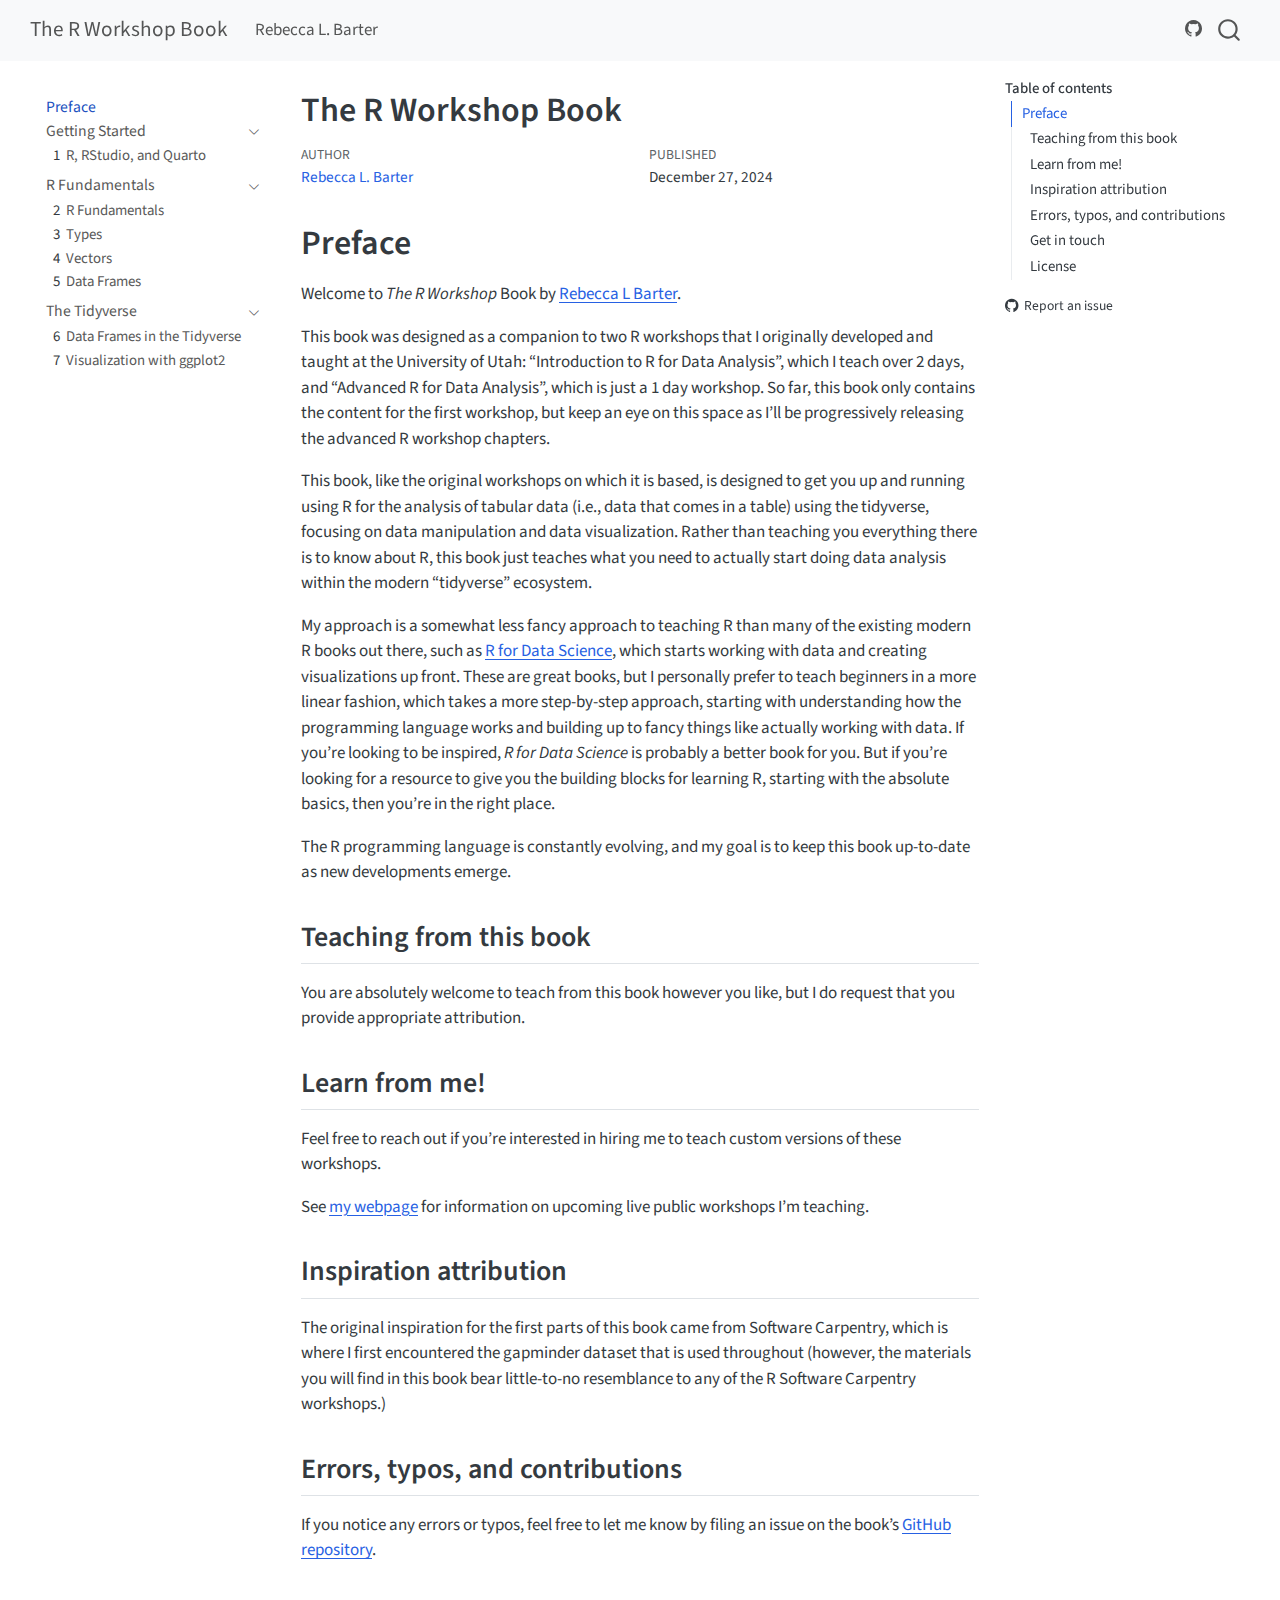
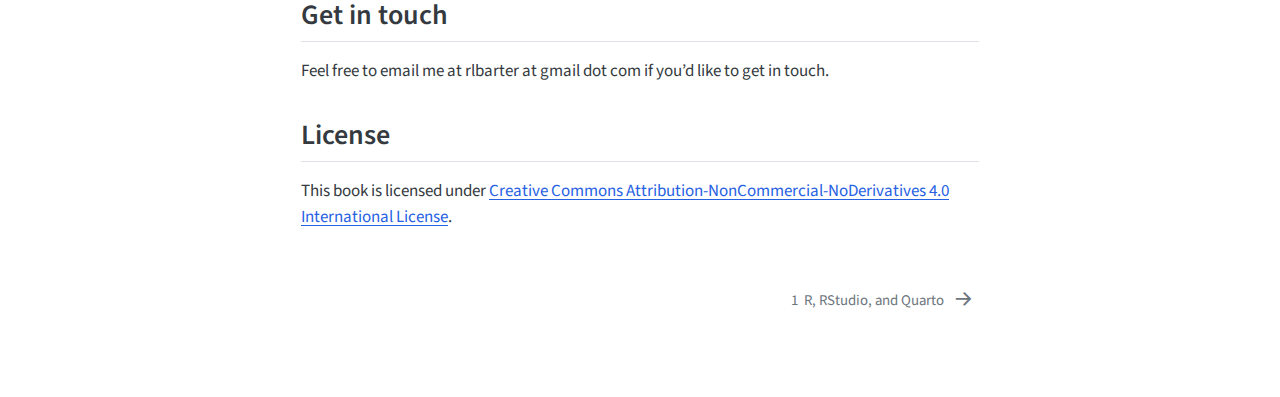
<file: _book/index.html>
<!DOCTYPE html>
<html xmlns="http://www.w3.org/1999/xhtml" lang="en" xml:lang="en"><head>

<meta charset="utf-8">
<meta name="generator" content="quarto-1.5.56">

<meta name="viewport" content="width=device-width, initial-scale=1.0, user-scalable=yes">

<meta name="author" content="Rebecca L. Barter">
<meta name="dcterms.date" content="2024-12-27">

<title>The R Workshop Book</title>
<style>
code{white-space: pre-wrap;}
span.smallcaps{font-variant: small-caps;}
div.columns{display: flex; gap: min(4vw, 1.5em);}
div.column{flex: auto; overflow-x: auto;}
div.hanging-indent{margin-left: 1.5em; text-indent: -1.5em;}
ul.task-list{list-style: none;}
ul.task-list li input[type="checkbox"] {
  width: 0.8em;
  margin: 0 0.8em 0.2em -1em; /* quarto-specific, see https://github.com/quarto-dev/quarto-cli/issues/4556 */ 
  vertical-align: middle;
}
</style>


<script src="site_libs/quarto-nav/quarto-nav.js"></script>
<script src="site_libs/quarto-nav/headroom.min.js"></script>
<script src="site_libs/clipboard/clipboard.min.js"></script>
<script src="site_libs/quarto-search/autocomplete.umd.js"></script>
<script src="site_libs/quarto-search/fuse.min.js"></script>
<script src="site_libs/quarto-search/quarto-search.js"></script>
<meta name="quarto:offset" content="./">
<link href="./00_rstudio_quarto.html" rel="next">
<script src="site_libs/quarto-html/quarto.js"></script>
<script src="site_libs/quarto-html/popper.min.js"></script>
<script src="site_libs/quarto-html/tippy.umd.min.js"></script>
<script src="site_libs/quarto-html/anchor.min.js"></script>
<link href="site_libs/quarto-html/tippy.css" rel="stylesheet">
<link href="site_libs/quarto-html/quarto-syntax-highlighting.css" rel="stylesheet" id="quarto-text-highlighting-styles">
<script src="site_libs/bootstrap/bootstrap.min.js"></script>
<link href="site_libs/bootstrap/bootstrap-icons.css" rel="stylesheet">
<link href="site_libs/bootstrap/bootstrap.min.css" rel="stylesheet" id="quarto-bootstrap" data-mode="light">
<script id="quarto-search-options" type="application/json">{
  "location": "navbar",
  "copy-button": false,
  "collapse-after": 3,
  "panel-placement": "end",
  "type": "overlay",
  "limit": 50,
  "keyboard-shortcut": [
    "f",
    "/",
    "s"
  ],
  "show-item-context": false,
  "language": {
    "search-no-results-text": "No results",
    "search-matching-documents-text": "matching documents",
    "search-copy-link-title": "Copy link to search",
    "search-hide-matches-text": "Hide additional matches",
    "search-more-match-text": "more match in this document",
    "search-more-matches-text": "more matches in this document",
    "search-clear-button-title": "Clear",
    "search-text-placeholder": "",
    "search-detached-cancel-button-title": "Cancel",
    "search-submit-button-title": "Submit",
    "search-label": "Search"
  }
}</script>
<script async="" src="https://www.googletagmanager.com/gtag/js?id=G-QXD5CL0YRD"></script>

<script type="text/javascript">

window.dataLayer = window.dataLayer || [];
function gtag(){dataLayer.push(arguments);}
gtag('js', new Date());
gtag('config', 'G-QXD5CL0YRD', { 'anonymize_ip': true});
</script>


</head>

<body class="nav-sidebar floating nav-fixed">

<div id="quarto-search-results"></div>
  <header id="quarto-header" class="headroom fixed-top">
    <nav class="navbar navbar-expand-lg " data-bs-theme="dark">
      <div class="navbar-container container-fluid">
      <div class="navbar-brand-container mx-auto">
    <a class="navbar-brand" href="./index.html">
    <span class="navbar-title">The R Workshop Book</span>
    </a>
  </div>
            <div id="quarto-search" class="" title="Search"></div>
          <button class="navbar-toggler" type="button" data-bs-toggle="collapse" data-bs-target="#navbarCollapse" aria-controls="navbarCollapse" role="menu" aria-expanded="false" aria-label="Toggle navigation" onclick="if (window.quartoToggleHeadroom) { window.quartoToggleHeadroom(); }">
  <span class="navbar-toggler-icon"></span>
</button>
          <div class="collapse navbar-collapse" id="navbarCollapse">
            <ul class="navbar-nav navbar-nav-scroll me-auto">
  <li class="nav-item">
    <a class="nav-link" href="https://www.rebeccabarter.com"> 
<span class="menu-text">Rebecca L. Barter</span></a>
  </li>  
</ul>
          </div> <!-- /navcollapse -->
            <div class="quarto-navbar-tools">
    <a href="https://github.com/rlbarter/r-workshop-book" title="Source Code" class="quarto-navigation-tool px-1" aria-label="Source Code"><i class="bi bi-github"></i></a>
</div>
      </div> <!-- /container-fluid -->
    </nav>
  <nav class="quarto-secondary-nav">
    <div class="container-fluid d-flex">
      <button type="button" class="quarto-btn-toggle btn" data-bs-toggle="collapse" role="button" data-bs-target=".quarto-sidebar-collapse-item" aria-controls="quarto-sidebar" aria-expanded="false" aria-label="Toggle sidebar navigation" onclick="if (window.quartoToggleHeadroom) { window.quartoToggleHeadroom(); }">
        <i class="bi bi-layout-text-sidebar-reverse"></i>
      </button>
        <nav class="quarto-page-breadcrumbs" aria-label="breadcrumb"><ol class="breadcrumb"><li class="breadcrumb-item"><a href="./index.html">Preface</a></li></ol></nav>
        <a class="flex-grow-1" role="navigation" data-bs-toggle="collapse" data-bs-target=".quarto-sidebar-collapse-item" aria-controls="quarto-sidebar" aria-expanded="false" aria-label="Toggle sidebar navigation" onclick="if (window.quartoToggleHeadroom) { window.quartoToggleHeadroom(); }">      
        </a>
    </div>
  </nav>
</header>
<!-- content -->
<div id="quarto-content" class="quarto-container page-columns page-rows-contents page-layout-article page-navbar">
<!-- sidebar -->
  <nav id="quarto-sidebar" class="sidebar collapse collapse-horizontal quarto-sidebar-collapse-item sidebar-navigation floating overflow-auto">
    <div class="sidebar-menu-container"> 
    <ul class="list-unstyled mt-1">
        <li class="sidebar-item">
  <div class="sidebar-item-container"> 
  <a href="./index.html" class="sidebar-item-text sidebar-link active">
 <span class="menu-text">Preface</span></a>
  </div>
</li>
        <li class="sidebar-item sidebar-item-section">
      <div class="sidebar-item-container"> 
            <a class="sidebar-item-text sidebar-link text-start" data-bs-toggle="collapse" data-bs-target="#quarto-sidebar-section-1" role="navigation" aria-expanded="true">
 <span class="menu-text">Getting Started</span></a>
          <a class="sidebar-item-toggle text-start" data-bs-toggle="collapse" data-bs-target="#quarto-sidebar-section-1" role="navigation" aria-expanded="true" aria-label="Toggle section">
            <i class="bi bi-chevron-right ms-2"></i>
          </a> 
      </div>
      <ul id="quarto-sidebar-section-1" class="collapse list-unstyled sidebar-section depth1 show">  
          <li class="sidebar-item">
  <div class="sidebar-item-container"> 
  <a href="./00_rstudio_quarto.html" class="sidebar-item-text sidebar-link">
 <span class="menu-text"><span class="chapter-number">1</span>&nbsp; <span class="chapter-title">R, RStudio, and Quarto</span></span></a>
  </div>
</li>
      </ul>
  </li>
        <li class="sidebar-item sidebar-item-section">
      <div class="sidebar-item-container"> 
            <a class="sidebar-item-text sidebar-link text-start" data-bs-toggle="collapse" data-bs-target="#quarto-sidebar-section-2" role="navigation" aria-expanded="true">
 <span class="menu-text">R Fundamentals</span></a>
          <a class="sidebar-item-toggle text-start" data-bs-toggle="collapse" data-bs-target="#quarto-sidebar-section-2" role="navigation" aria-expanded="true" aria-label="Toggle section">
            <i class="bi bi-chevron-right ms-2"></i>
          </a> 
      </div>
      <ul id="quarto-sidebar-section-2" class="collapse list-unstyled sidebar-section depth1 show">  
          <li class="sidebar-item">
  <div class="sidebar-item-container"> 
  <a href="./01_r_fundamentals.html" class="sidebar-item-text sidebar-link">
 <span class="menu-text"><span class="chapter-number">2</span>&nbsp; <span class="chapter-title">R Fundamentals</span></span></a>
  </div>
</li>
          <li class="sidebar-item">
  <div class="sidebar-item-container"> 
  <a href="./02_types.html" class="sidebar-item-text sidebar-link">
 <span class="menu-text"><span class="chapter-number">3</span>&nbsp; <span class="chapter-title">Types</span></span></a>
  </div>
</li>
          <li class="sidebar-item">
  <div class="sidebar-item-container"> 
  <a href="./03_vectors.html" class="sidebar-item-text sidebar-link">
 <span class="menu-text"><span class="chapter-number">4</span>&nbsp; <span class="chapter-title">Vectors</span></span></a>
  </div>
</li>
          <li class="sidebar-item">
  <div class="sidebar-item-container"> 
  <a href="./04_data_frames.html" class="sidebar-item-text sidebar-link">
 <span class="menu-text"><span class="chapter-number">5</span>&nbsp; <span class="chapter-title">Data Frames</span></span></a>
  </div>
</li>
      </ul>
  </li>
        <li class="sidebar-item sidebar-item-section">
      <div class="sidebar-item-container"> 
            <a class="sidebar-item-text sidebar-link text-start" data-bs-toggle="collapse" data-bs-target="#quarto-sidebar-section-3" role="navigation" aria-expanded="true">
 <span class="menu-text">The Tidyverse</span></a>
          <a class="sidebar-item-toggle text-start" data-bs-toggle="collapse" data-bs-target="#quarto-sidebar-section-3" role="navigation" aria-expanded="true" aria-label="Toggle section">
            <i class="bi bi-chevron-right ms-2"></i>
          </a> 
      </div>
      <ul id="quarto-sidebar-section-3" class="collapse list-unstyled sidebar-section depth1 show">  
          <li class="sidebar-item">
  <div class="sidebar-item-container"> 
  <a href="./05_dplyr.html" class="sidebar-item-text sidebar-link">
 <span class="menu-text"><span class="chapter-number">6</span>&nbsp; <span class="chapter-title">Data Frames in the Tidyverse</span></span></a>
  </div>
</li>
          <li class="sidebar-item">
  <div class="sidebar-item-container"> 
  <a href="./06_ggplot2.html" class="sidebar-item-text sidebar-link">
 <span class="menu-text"><span class="chapter-number">7</span>&nbsp; <span class="chapter-title">Visualization with ggplot2</span></span></a>
  </div>
</li>
      </ul>
  </li>
    </ul>
    </div>
</nav>
<div id="quarto-sidebar-glass" class="quarto-sidebar-collapse-item" data-bs-toggle="collapse" data-bs-target=".quarto-sidebar-collapse-item"></div>
<!-- margin-sidebar -->
    <div id="quarto-margin-sidebar" class="sidebar margin-sidebar">
        <nav id="TOC" role="doc-toc" class="toc-active">
    <h2 id="toc-title">Table of contents</h2>
   
  <ul>
  <li><a href="#preface" id="toc-preface" class="nav-link active" data-scroll-target="#preface">Preface</a>
  <ul class="collapse">
  <li><a href="#teaching-from-this-book" id="toc-teaching-from-this-book" class="nav-link" data-scroll-target="#teaching-from-this-book">Teaching from this book</a></li>
  <li><a href="#learn-from-me" id="toc-learn-from-me" class="nav-link" data-scroll-target="#learn-from-me">Learn from me!</a></li>
  <li><a href="#inspiration-attribution" id="toc-inspiration-attribution" class="nav-link" data-scroll-target="#inspiration-attribution">Inspiration attribution</a></li>
  <li><a href="#errors-typos-and-contributions" id="toc-errors-typos-and-contributions" class="nav-link" data-scroll-target="#errors-typos-and-contributions">Errors, typos, and contributions</a></li>
  <li><a href="#get-in-touch" id="toc-get-in-touch" class="nav-link" data-scroll-target="#get-in-touch">Get in touch</a></li>
  <li><a href="#license" id="toc-license" class="nav-link" data-scroll-target="#license">License</a></li>
  </ul></li>
  </ul>
<div class="toc-actions"><ul><li><a href="https://github.com/rlbarter/r-workshop-book" class="toc-action"><i class="bi bi-github"></i>Report an issue</a></li></ul></div></nav>
    </div>
<!-- main -->
<main class="content" id="quarto-document-content">

<header id="title-block-header" class="quarto-title-block default">
<div class="quarto-title">
<h1 class="title">The R Workshop Book</h1>
</div>



<div class="quarto-title-meta">

    <div>
    <div class="quarto-title-meta-heading">Author</div>
    <div class="quarto-title-meta-contents">
             <p><a href="https://www.rebeccabarter.com">Rebecca L. Barter</a> </p>
          </div>
  </div>
    
    <div>
    <div class="quarto-title-meta-heading">Published</div>
    <div class="quarto-title-meta-contents">
      <p class="date">December 27, 2024</p>
    </div>
  </div>
  
    
  </div>
  


</header>


<section id="preface" class="level1 unnumbered">
<h1 class="unnumbered">Preface</h1>
<p>Welcome to <em>The R Workshop</em> Book by <a href="https://www.rebeccabarter.com">Rebecca L Barter</a>.</p>
<p>This book was designed as a companion to two R workshops that I originally developed and taught at the University of Utah: “Introduction to R for Data Analysis”, which I teach over 2 days, and “Advanced R for Data Analysis”, which is just a 1 day workshop. So far, this book only contains the content for the first workshop, but keep an eye on this space as I’ll be progressively releasing the advanced R workshop chapters.</p>
<p>This book, like the original workshops on which it is based, is designed to get you up and running using R for the analysis of tabular data (i.e., data that comes in a table) using the tidyverse, focusing on data manipulation and data visualization. Rather than teaching you everything there is to know about R, this book just teaches what you need to actually start doing data analysis within the modern “tidyverse” ecosystem.</p>
<p>My approach is a somewhat less fancy approach to teaching R than many of the existing modern R books out there, such as <a href="https://r4ds.hadley.nz/">R for Data Science</a>, which starts working with data and creating visualizations up front. These are great books, but I personally prefer to teach beginners in a more linear fashion, which takes a more step-by-step approach, starting with understanding how the programming language works and building up to fancy things like actually working with data. If you’re looking to be inspired, <em>R for Data Science</em> is probably a better book for you. But if you’re looking for a resource to give you the building blocks for learning R, starting with the absolute basics, then you’re in the right place.</p>
<p>The R programming language is constantly evolving, and my goal is to keep this book up-to-date as new developments emerge.</p>
<section id="teaching-from-this-book" class="level2">
<h2 class="anchored" data-anchor-id="teaching-from-this-book">Teaching from this book</h2>
<p>You are absolutely welcome to teach from this book however you like, but I do request that you provide appropriate attribution.</p>
</section>
<section id="learn-from-me" class="level2">
<h2 class="anchored" data-anchor-id="learn-from-me">Learn from me!</h2>
<p>Feel free to reach out if you’re interested in hiring me to teach custom versions of these workshops.</p>
<p>See <a href="https://rebeccabarter.com/consulting">my webpage</a> for information on upcoming live public workshops I’m teaching.</p>
</section>
<section id="inspiration-attribution" class="level2">
<h2 class="anchored" data-anchor-id="inspiration-attribution">Inspiration attribution</h2>
<p>The original inspiration for the first parts of this book came from Software Carpentry, which is where I first encountered the gapminder dataset that is used throughout (however, the materials you will find in this book bear little-to-no resemblance to any of the R Software Carpentry workshops.)</p>
</section>
<section id="errors-typos-and-contributions" class="level2">
<h2 class="anchored" data-anchor-id="errors-typos-and-contributions">Errors, typos, and contributions</h2>
<p>If you notice any errors or typos, feel free to let me know by filing an issue on the book’s <a href="https://github.com/rlbarter/r-workshop-book">GitHub repository</a>.</p>
</section>
<section id="get-in-touch" class="level2">
<h2 class="anchored" data-anchor-id="get-in-touch">Get in touch</h2>
<p>Feel free to email me at rlbarter at gmail dot com if you’d like to get in touch.</p>
</section>
<section id="license" class="level2">
<h2 class="anchored" data-anchor-id="license">License</h2>
<p>This book is licensed under <a href="https://creativecommons.org/licenses/by-nc-nd/4.0/">Creative Commons Attribution-NonCommercial-NoDerivatives 4.0 International License</a>.</p>


</section>
</section>

</main> <!-- /main -->
<script id="quarto-html-after-body" type="application/javascript">
window.document.addEventListener("DOMContentLoaded", function (event) {
  const toggleBodyColorMode = (bsSheetEl) => {
    const mode = bsSheetEl.getAttribute("data-mode");
    const bodyEl = window.document.querySelector("body");
    if (mode === "dark") {
      bodyEl.classList.add("quarto-dark");
      bodyEl.classList.remove("quarto-light");
    } else {
      bodyEl.classList.add("quarto-light");
      bodyEl.classList.remove("quarto-dark");
    }
  }
  const toggleBodyColorPrimary = () => {
    const bsSheetEl = window.document.querySelector("link#quarto-bootstrap");
    if (bsSheetEl) {
      toggleBodyColorMode(bsSheetEl);
    }
  }
  toggleBodyColorPrimary();  
  const icon = "";
  const anchorJS = new window.AnchorJS();
  anchorJS.options = {
    placement: 'right',
    icon: icon
  };
  anchorJS.add('.anchored');
  const isCodeAnnotation = (el) => {
    for (const clz of el.classList) {
      if (clz.startsWith('code-annotation-')) {                     
        return true;
      }
    }
    return false;
  }
  const onCopySuccess = function(e) {
    // button target
    const button = e.trigger;
    // don't keep focus
    button.blur();
    // flash "checked"
    button.classList.add('code-copy-button-checked');
    var currentTitle = button.getAttribute("title");
    button.setAttribute("title", "Copied!");
    let tooltip;
    if (window.bootstrap) {
      button.setAttribute("data-bs-toggle", "tooltip");
      button.setAttribute("data-bs-placement", "left");
      button.setAttribute("data-bs-title", "Copied!");
      tooltip = new bootstrap.Tooltip(button, 
        { trigger: "manual", 
          customClass: "code-copy-button-tooltip",
          offset: [0, -8]});
      tooltip.show();    
    }
    setTimeout(function() {
      if (tooltip) {
        tooltip.hide();
        button.removeAttribute("data-bs-title");
        button.removeAttribute("data-bs-toggle");
        button.removeAttribute("data-bs-placement");
      }
      button.setAttribute("title", currentTitle);
      button.classList.remove('code-copy-button-checked');
    }, 1000);
    // clear code selection
    e.clearSelection();
  }
  const getTextToCopy = function(trigger) {
      const codeEl = trigger.previousElementSibling.cloneNode(true);
      for (const childEl of codeEl.children) {
        if (isCodeAnnotation(childEl)) {
          childEl.remove();
        }
      }
      return codeEl.innerText;
  }
  const clipboard = new window.ClipboardJS('.code-copy-button:not([data-in-quarto-modal])', {
    text: getTextToCopy
  });
  clipboard.on('success', onCopySuccess);
  if (window.document.getElementById('quarto-embedded-source-code-modal')) {
    // For code content inside modals, clipBoardJS needs to be initialized with a container option
    // TODO: Check when it could be a function (https://github.com/zenorocha/clipboard.js/issues/860)
    const clipboardModal = new window.ClipboardJS('.code-copy-button[data-in-quarto-modal]', {
      text: getTextToCopy,
      container: window.document.getElementById('quarto-embedded-source-code-modal')
    });
    clipboardModal.on('success', onCopySuccess);
  }
    var localhostRegex = new RegExp(/^(?:http|https):\/\/localhost\:?[0-9]*\//);
    var mailtoRegex = new RegExp(/^mailto:/);
      var filterRegex = new RegExp('/' + window.location.host + '/');
    var isInternal = (href) => {
        return filterRegex.test(href) || localhostRegex.test(href) || mailtoRegex.test(href);
    }
    // Inspect non-navigation links and adorn them if external
 	var links = window.document.querySelectorAll('a[href]:not(.nav-link):not(.navbar-brand):not(.toc-action):not(.sidebar-link):not(.sidebar-item-toggle):not(.pagination-link):not(.no-external):not([aria-hidden]):not(.dropdown-item):not(.quarto-navigation-tool):not(.about-link)');
    for (var i=0; i<links.length; i++) {
      const link = links[i];
      if (!isInternal(link.href)) {
        // undo the damage that might have been done by quarto-nav.js in the case of
        // links that we want to consider external
        if (link.dataset.originalHref !== undefined) {
          link.href = link.dataset.originalHref;
        }
      }
    }
  function tippyHover(el, contentFn, onTriggerFn, onUntriggerFn) {
    const config = {
      allowHTML: true,
      maxWidth: 500,
      delay: 100,
      arrow: false,
      appendTo: function(el) {
          return el.parentElement;
      },
      interactive: true,
      interactiveBorder: 10,
      theme: 'quarto',
      placement: 'bottom-start',
    };
    if (contentFn) {
      config.content = contentFn;
    }
    if (onTriggerFn) {
      config.onTrigger = onTriggerFn;
    }
    if (onUntriggerFn) {
      config.onUntrigger = onUntriggerFn;
    }
    window.tippy(el, config); 
  }
  const noterefs = window.document.querySelectorAll('a[role="doc-noteref"]');
  for (var i=0; i<noterefs.length; i++) {
    const ref = noterefs[i];
    tippyHover(ref, function() {
      // use id or data attribute instead here
      let href = ref.getAttribute('data-footnote-href') || ref.getAttribute('href');
      try { href = new URL(href).hash; } catch {}
      const id = href.replace(/^#\/?/, "");
      const note = window.document.getElementById(id);
      if (note) {
        return note.innerHTML;
      } else {
        return "";
      }
    });
  }
  const xrefs = window.document.querySelectorAll('a.quarto-xref');
  const processXRef = (id, note) => {
    // Strip column container classes
    const stripColumnClz = (el) => {
      el.classList.remove("page-full", "page-columns");
      if (el.children) {
        for (const child of el.children) {
          stripColumnClz(child);
        }
      }
    }
    stripColumnClz(note)
    if (id === null || id.startsWith('sec-')) {
      // Special case sections, only their first couple elements
      const container = document.createElement("div");
      if (note.children && note.children.length > 2) {
        container.appendChild(note.children[0].cloneNode(true));
        for (let i = 1; i < note.children.length; i++) {
          const child = note.children[i];
          if (child.tagName === "P" && child.innerText === "") {
            continue;
          } else {
            container.appendChild(child.cloneNode(true));
            break;
          }
        }
        if (window.Quarto?.typesetMath) {
          window.Quarto.typesetMath(container);
        }
        return container.innerHTML
      } else {
        if (window.Quarto?.typesetMath) {
          window.Quarto.typesetMath(note);
        }
        return note.innerHTML;
      }
    } else {
      // Remove any anchor links if they are present
      const anchorLink = note.querySelector('a.anchorjs-link');
      if (anchorLink) {
        anchorLink.remove();
      }
      if (window.Quarto?.typesetMath) {
        window.Quarto.typesetMath(note);
      }
      // TODO in 1.5, we should make sure this works without a callout special case
      if (note.classList.contains("callout")) {
        return note.outerHTML;
      } else {
        return note.innerHTML;
      }
    }
  }
  for (var i=0; i<xrefs.length; i++) {
    const xref = xrefs[i];
    tippyHover(xref, undefined, function(instance) {
      instance.disable();
      let url = xref.getAttribute('href');
      let hash = undefined; 
      if (url.startsWith('#')) {
        hash = url;
      } else {
        try { hash = new URL(url).hash; } catch {}
      }
      if (hash) {
        const id = hash.replace(/^#\/?/, "");
        const note = window.document.getElementById(id);
        if (note !== null) {
          try {
            const html = processXRef(id, note.cloneNode(true));
            instance.setContent(html);
          } finally {
            instance.enable();
            instance.show();
          }
        } else {
          // See if we can fetch this
          fetch(url.split('#')[0])
          .then(res => res.text())
          .then(html => {
            const parser = new DOMParser();
            const htmlDoc = parser.parseFromString(html, "text/html");
            const note = htmlDoc.getElementById(id);
            if (note !== null) {
              const html = processXRef(id, note);
              instance.setContent(html);
            } 
          }).finally(() => {
            instance.enable();
            instance.show();
          });
        }
      } else {
        // See if we can fetch a full url (with no hash to target)
        // This is a special case and we should probably do some content thinning / targeting
        fetch(url)
        .then(res => res.text())
        .then(html => {
          const parser = new DOMParser();
          const htmlDoc = parser.parseFromString(html, "text/html");
          const note = htmlDoc.querySelector('main.content');
          if (note !== null) {
            // This should only happen for chapter cross references
            // (since there is no id in the URL)
            // remove the first header
            if (note.children.length > 0 && note.children[0].tagName === "HEADER") {
              note.children[0].remove();
            }
            const html = processXRef(null, note);
            instance.setContent(html);
          } 
        }).finally(() => {
          instance.enable();
          instance.show();
        });
      }
    }, function(instance) {
    });
  }
      let selectedAnnoteEl;
      const selectorForAnnotation = ( cell, annotation) => {
        let cellAttr = 'data-code-cell="' + cell + '"';
        let lineAttr = 'data-code-annotation="' +  annotation + '"';
        const selector = 'span[' + cellAttr + '][' + lineAttr + ']';
        return selector;
      }
      const selectCodeLines = (annoteEl) => {
        const doc = window.document;
        const targetCell = annoteEl.getAttribute("data-target-cell");
        const targetAnnotation = annoteEl.getAttribute("data-target-annotation");
        const annoteSpan = window.document.querySelector(selectorForAnnotation(targetCell, targetAnnotation));
        const lines = annoteSpan.getAttribute("data-code-lines").split(",");
        const lineIds = lines.map((line) => {
          return targetCell + "-" + line;
        })
        let top = null;
        let height = null;
        let parent = null;
        if (lineIds.length > 0) {
            //compute the position of the single el (top and bottom and make a div)
            const el = window.document.getElementById(lineIds[0]);
            top = el.offsetTop;
            height = el.offsetHeight;
            parent = el.parentElement.parentElement;
          if (lineIds.length > 1) {
            const lastEl = window.document.getElementById(lineIds[lineIds.length - 1]);
            const bottom = lastEl.offsetTop + lastEl.offsetHeight;
            height = bottom - top;
          }
          if (top !== null && height !== null && parent !== null) {
            // cook up a div (if necessary) and position it 
            let div = window.document.getElementById("code-annotation-line-highlight");
            if (div === null) {
              div = window.document.createElement("div");
              div.setAttribute("id", "code-annotation-line-highlight");
              div.style.position = 'absolute';
              parent.appendChild(div);
            }
            div.style.top = top - 2 + "px";
            div.style.height = height + 4 + "px";
            div.style.left = 0;
            let gutterDiv = window.document.getElementById("code-annotation-line-highlight-gutter");
            if (gutterDiv === null) {
              gutterDiv = window.document.createElement("div");
              gutterDiv.setAttribute("id", "code-annotation-line-highlight-gutter");
              gutterDiv.style.position = 'absolute';
              const codeCell = window.document.getElementById(targetCell);
              const gutter = codeCell.querySelector('.code-annotation-gutter');
              gutter.appendChild(gutterDiv);
            }
            gutterDiv.style.top = top - 2 + "px";
            gutterDiv.style.height = height + 4 + "px";
          }
          selectedAnnoteEl = annoteEl;
        }
      };
      const unselectCodeLines = () => {
        const elementsIds = ["code-annotation-line-highlight", "code-annotation-line-highlight-gutter"];
        elementsIds.forEach((elId) => {
          const div = window.document.getElementById(elId);
          if (div) {
            div.remove();
          }
        });
        selectedAnnoteEl = undefined;
      };
        // Handle positioning of the toggle
    window.addEventListener(
      "resize",
      throttle(() => {
        elRect = undefined;
        if (selectedAnnoteEl) {
          selectCodeLines(selectedAnnoteEl);
        }
      }, 10)
    );
    function throttle(fn, ms) {
    let throttle = false;
    let timer;
      return (...args) => {
        if(!throttle) { // first call gets through
            fn.apply(this, args);
            throttle = true;
        } else { // all the others get throttled
            if(timer) clearTimeout(timer); // cancel #2
            timer = setTimeout(() => {
              fn.apply(this, args);
              timer = throttle = false;
            }, ms);
        }
      };
    }
      // Attach click handler to the DT
      const annoteDls = window.document.querySelectorAll('dt[data-target-cell]');
      for (const annoteDlNode of annoteDls) {
        annoteDlNode.addEventListener('click', (event) => {
          const clickedEl = event.target;
          if (clickedEl !== selectedAnnoteEl) {
            unselectCodeLines();
            const activeEl = window.document.querySelector('dt[data-target-cell].code-annotation-active');
            if (activeEl) {
              activeEl.classList.remove('code-annotation-active');
            }
            selectCodeLines(clickedEl);
            clickedEl.classList.add('code-annotation-active');
          } else {
            // Unselect the line
            unselectCodeLines();
            clickedEl.classList.remove('code-annotation-active');
          }
        });
      }
  const findCites = (el) => {
    const parentEl = el.parentElement;
    if (parentEl) {
      const cites = parentEl.dataset.cites;
      if (cites) {
        return {
          el,
          cites: cites.split(' ')
        };
      } else {
        return findCites(el.parentElement)
      }
    } else {
      return undefined;
    }
  };
  var bibliorefs = window.document.querySelectorAll('a[role="doc-biblioref"]');
  for (var i=0; i<bibliorefs.length; i++) {
    const ref = bibliorefs[i];
    const citeInfo = findCites(ref);
    if (citeInfo) {
      tippyHover(citeInfo.el, function() {
        var popup = window.document.createElement('div');
        citeInfo.cites.forEach(function(cite) {
          var citeDiv = window.document.createElement('div');
          citeDiv.classList.add('hanging-indent');
          citeDiv.classList.add('csl-entry');
          var biblioDiv = window.document.getElementById('ref-' + cite);
          if (biblioDiv) {
            citeDiv.innerHTML = biblioDiv.innerHTML;
          }
          popup.appendChild(citeDiv);
        });
        return popup.innerHTML;
      });
    }
  }
});
</script>
<nav class="page-navigation">
  <div class="nav-page nav-page-previous">
  </div>
  <div class="nav-page nav-page-next">
      <a href="./00_rstudio_quarto.html" class="pagination-link" aria-label="R, RStudio, and Quarto">
        <span class="nav-page-text"><span class="chapter-number">1</span>&nbsp; <span class="chapter-title">R, RStudio, and Quarto</span></span> <i class="bi bi-arrow-right-short"></i>
      </a>
  </div>
</nav>
</div> <!-- /content -->




<footer class="footer"><div class="nav-footer"><div class="nav-footer-center"><div class="toc-actions d-sm-block d-md-none"><ul><li><a href="https://github.com/rlbarter/r-workshop-book" class="toc-action"><i class="bi bi-github"></i>Report an issue</a></li></ul></div></div></div></footer></body></html>
</file>
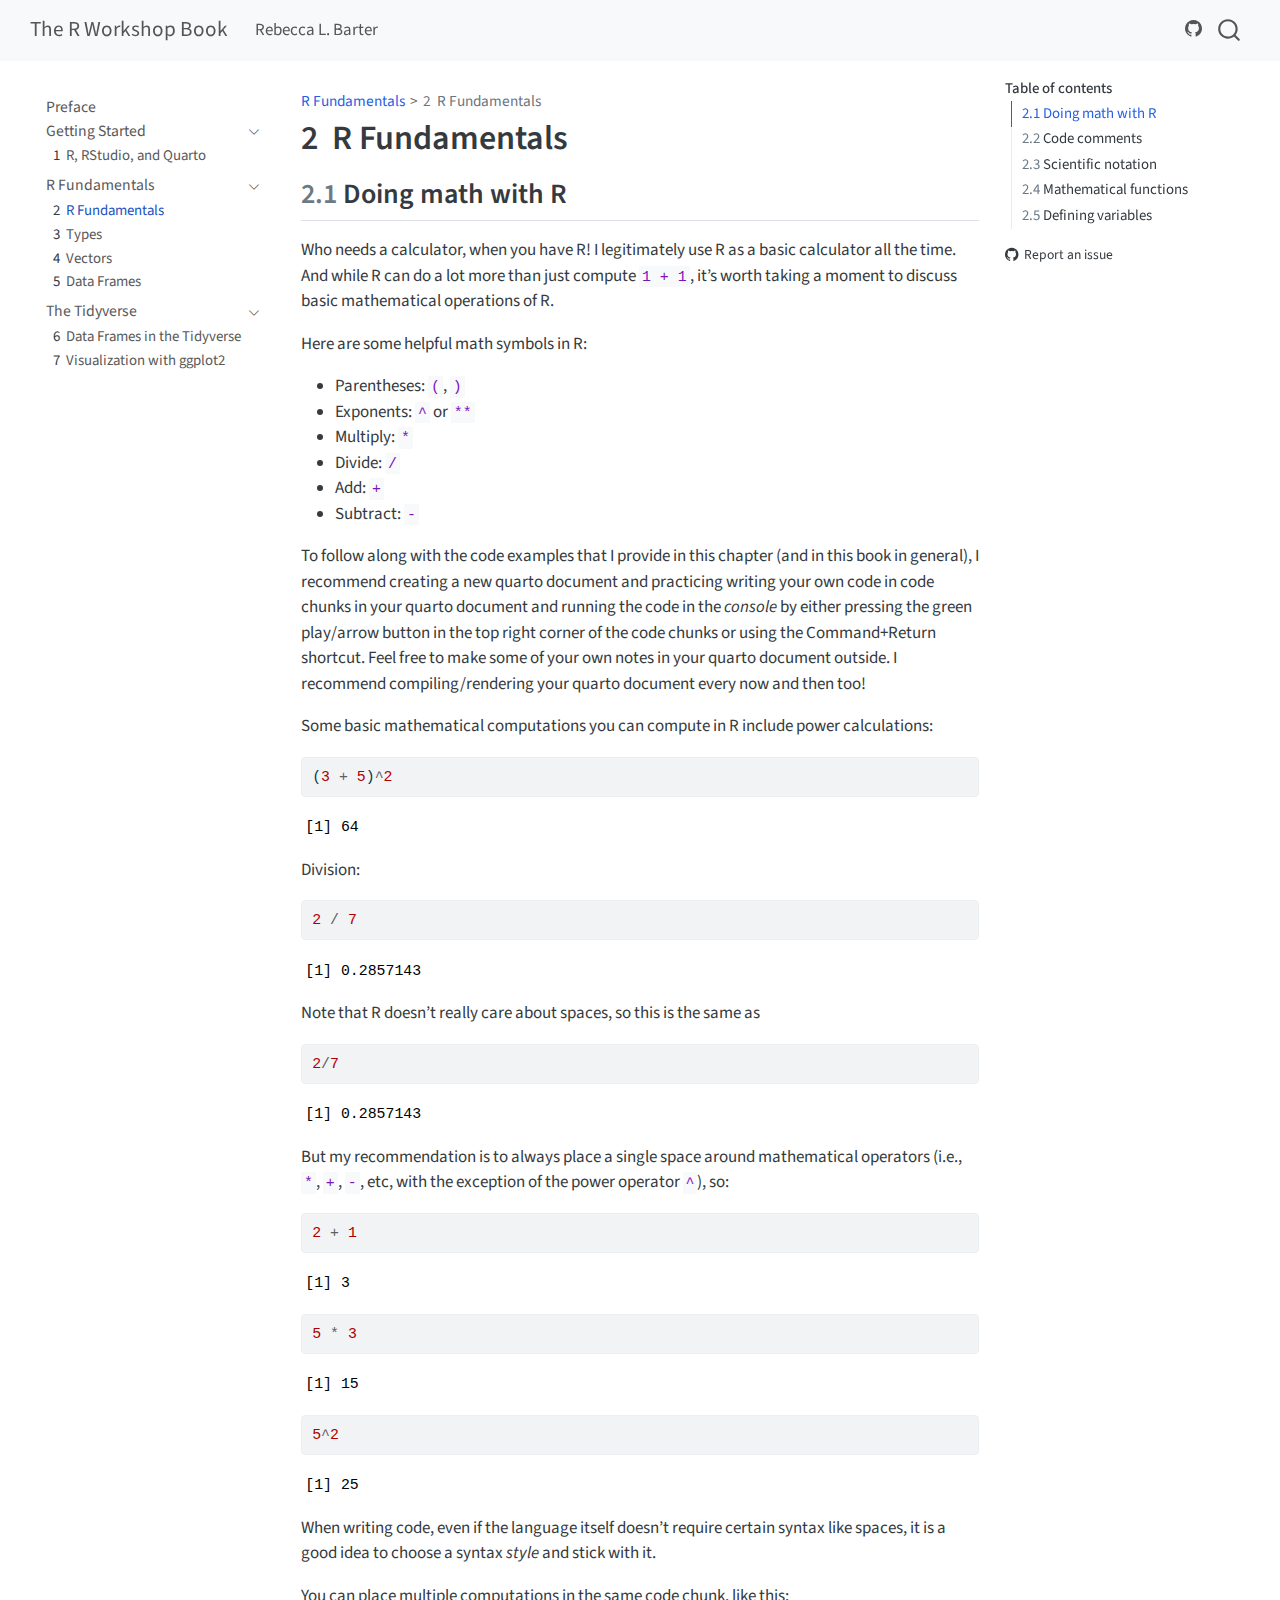
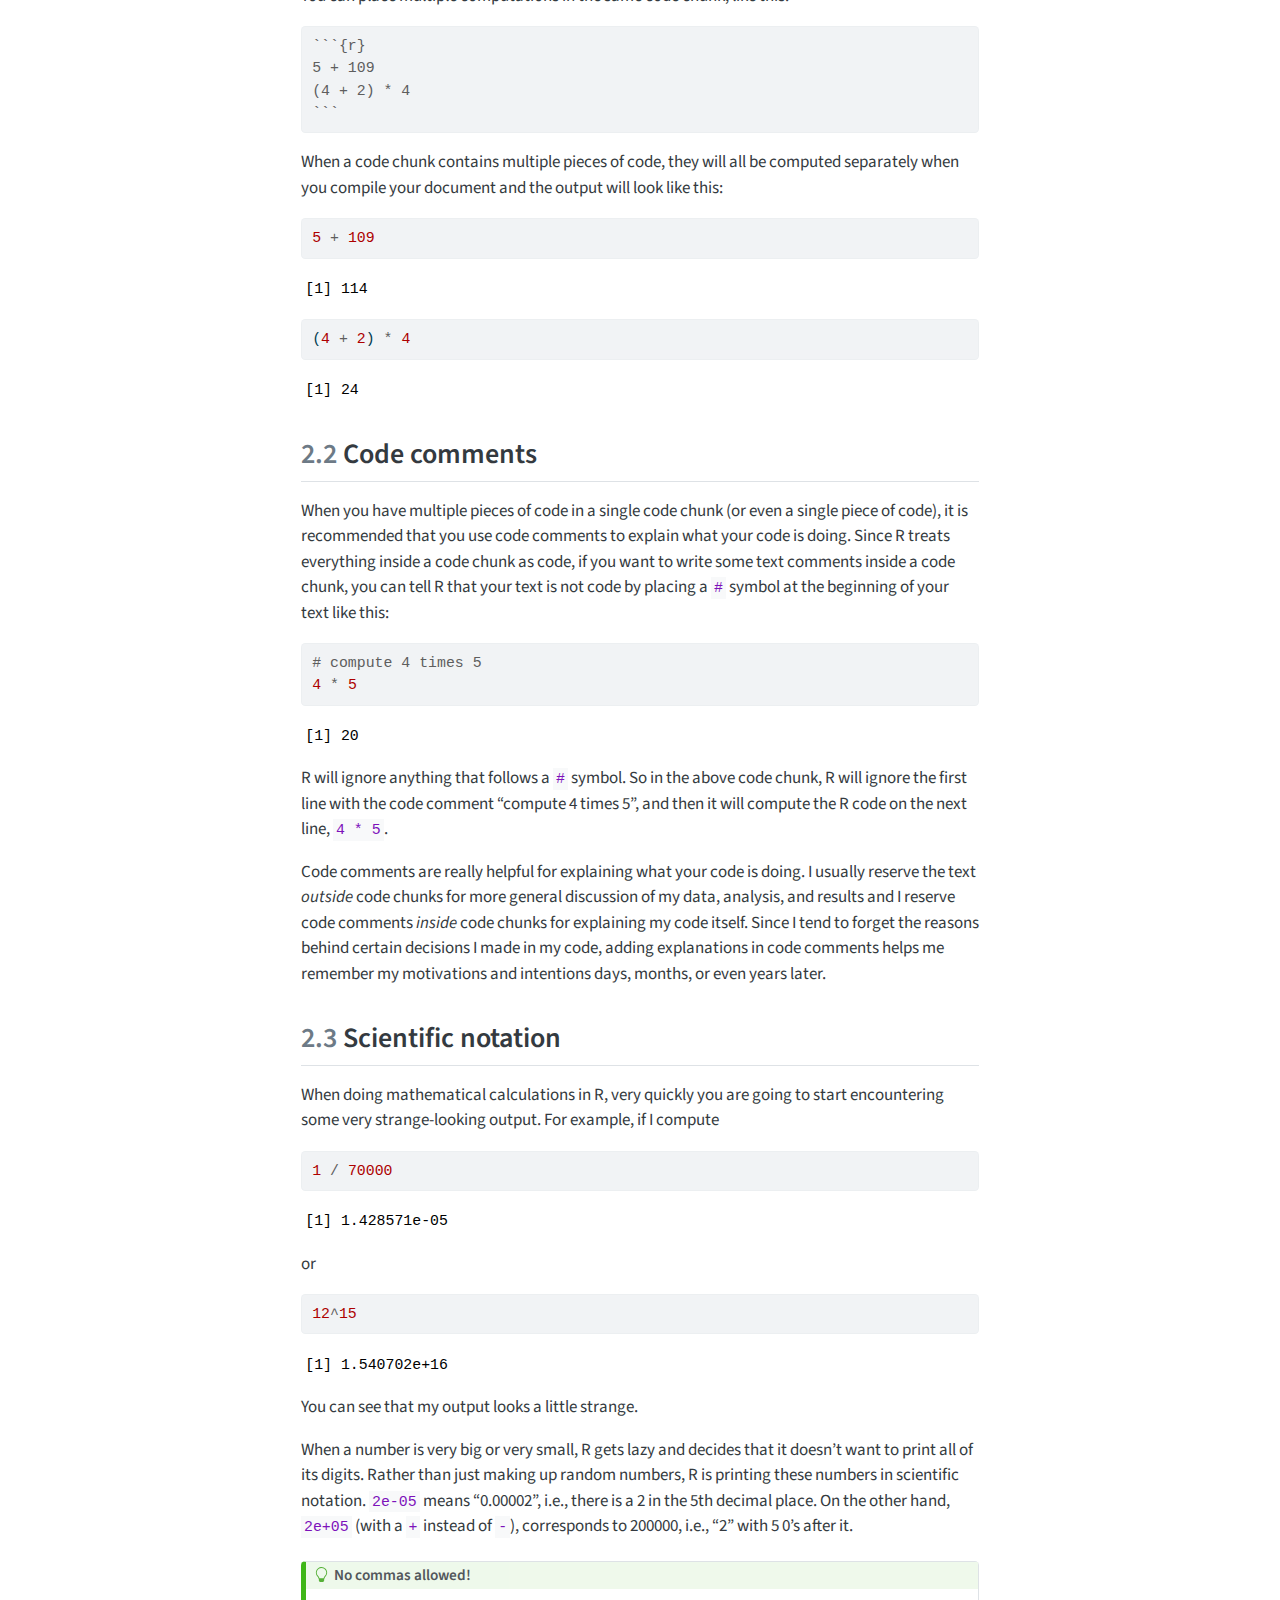
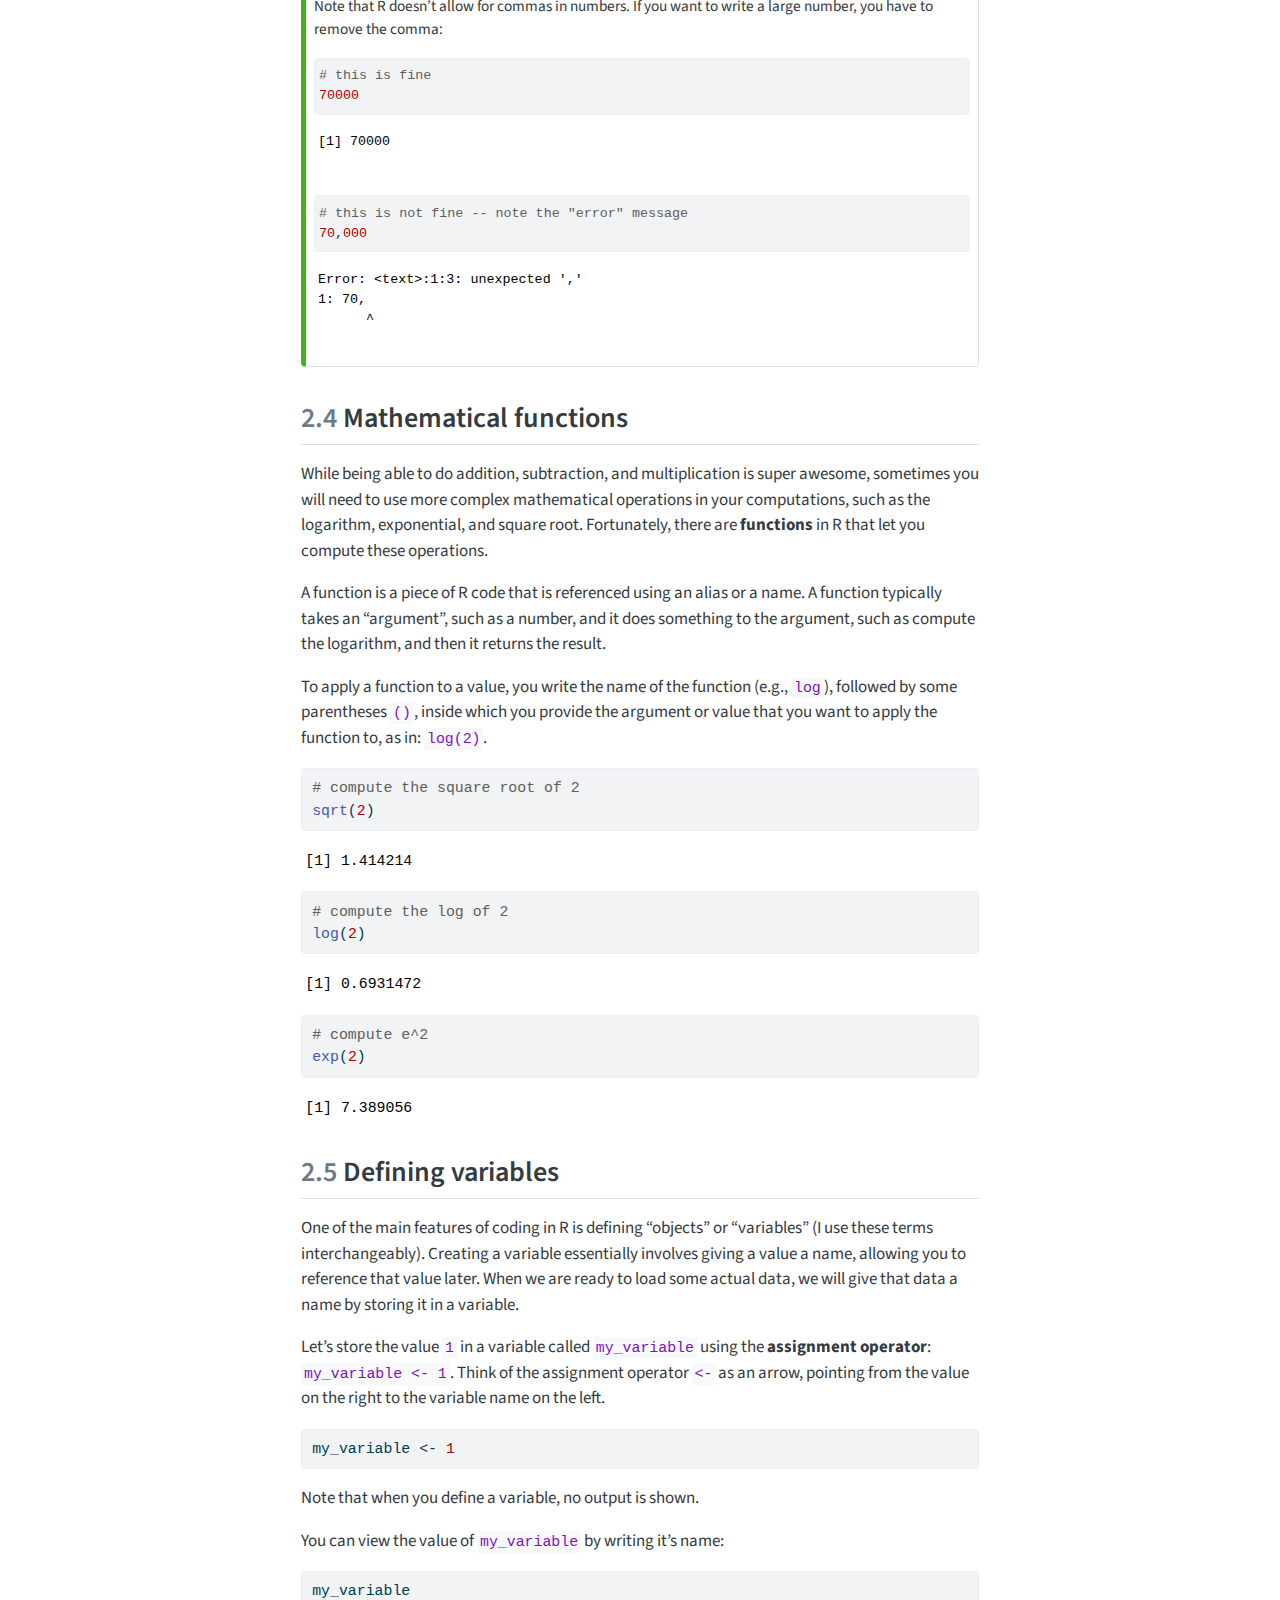
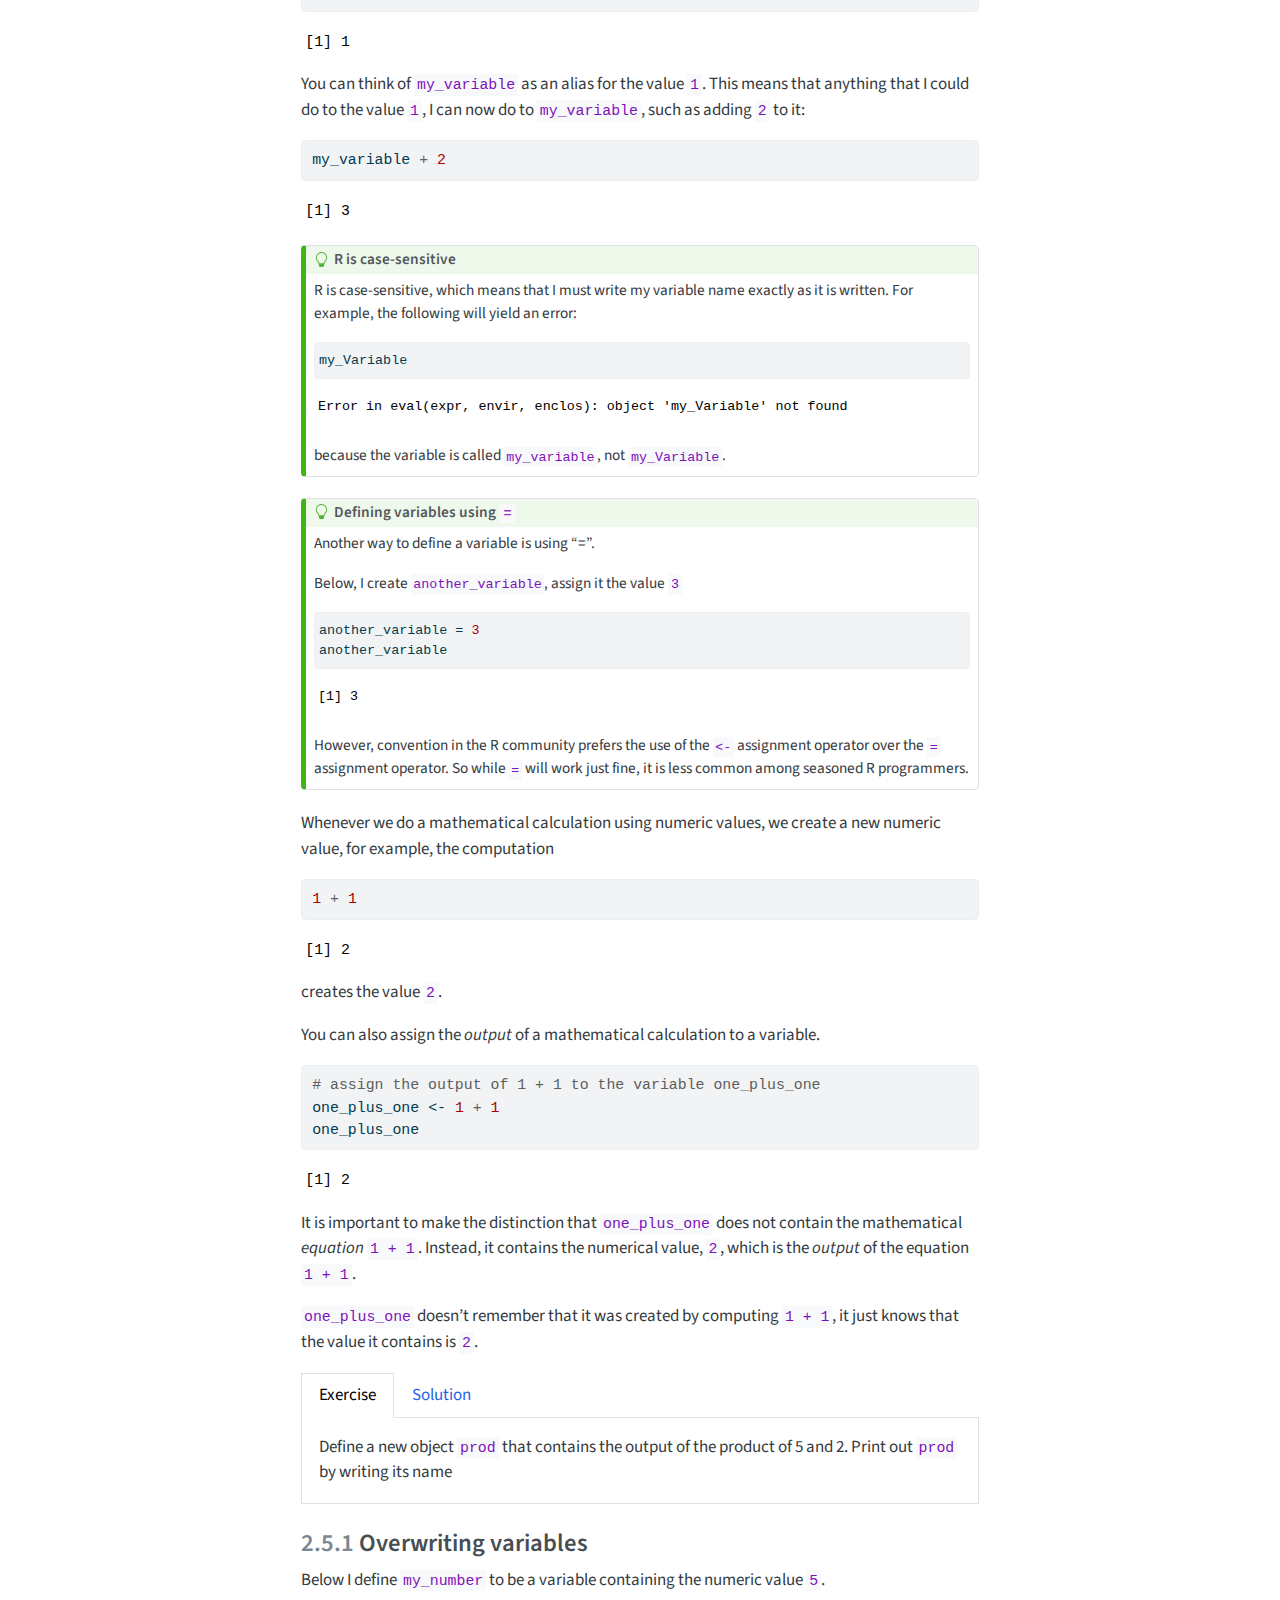
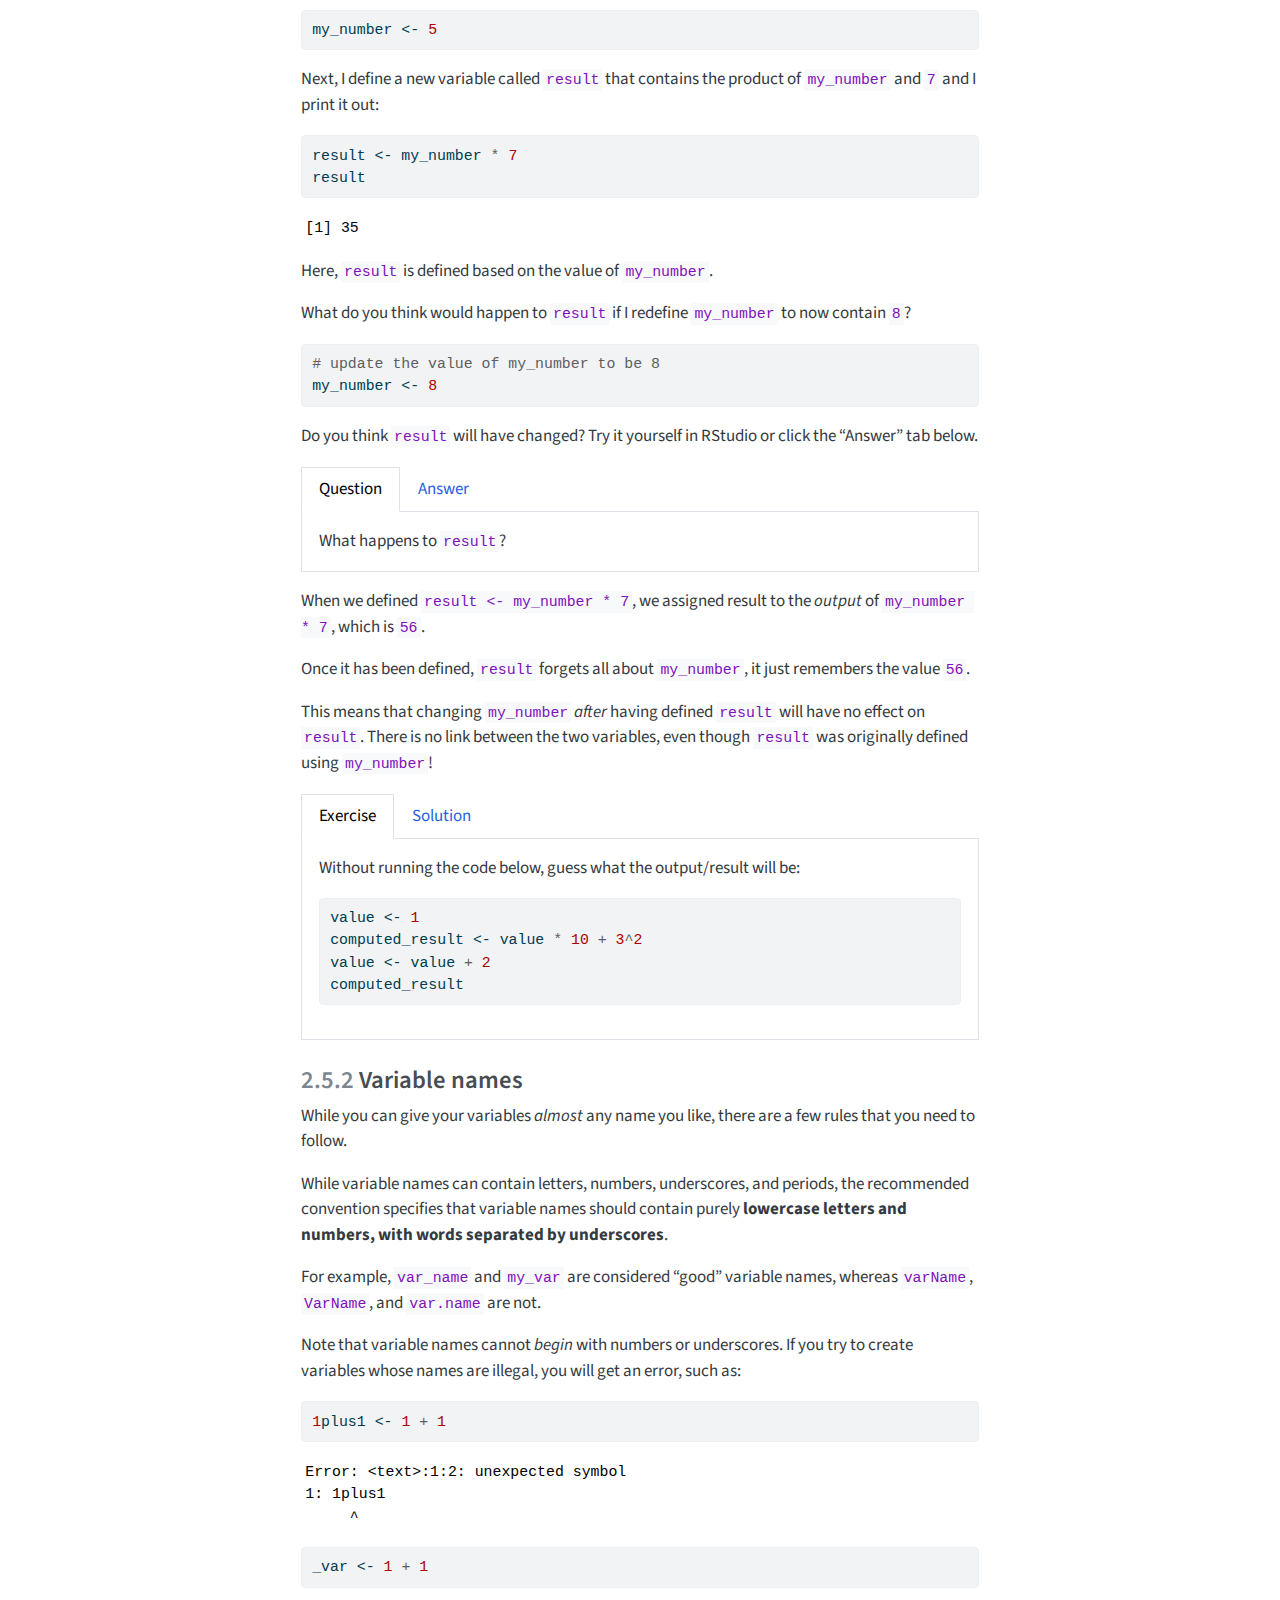
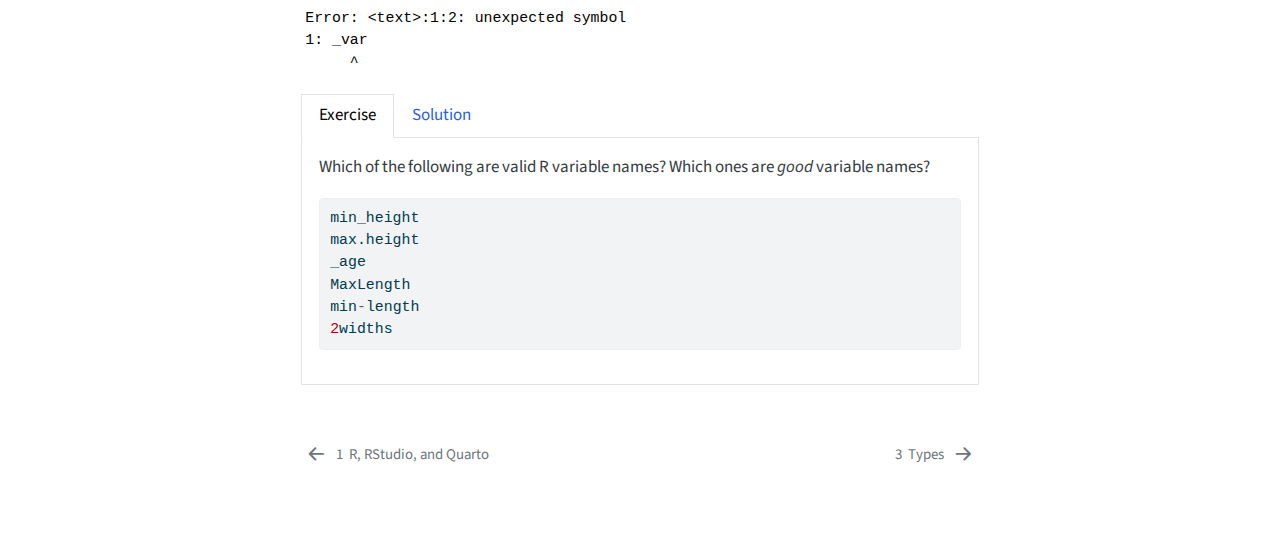
<file: _book/01_r_fundamentals.html>
<!DOCTYPE html>
<html xmlns="http://www.w3.org/1999/xhtml" lang="en" xml:lang="en"><head>

<meta charset="utf-8">
<meta name="generator" content="quarto-1.5.56">

<meta name="viewport" content="width=device-width, initial-scale=1.0, user-scalable=yes">


<title>2&nbsp; R Fundamentals – The R Workshop Book</title>
<style>
code{white-space: pre-wrap;}
span.smallcaps{font-variant: small-caps;}
div.columns{display: flex; gap: min(4vw, 1.5em);}
div.column{flex: auto; overflow-x: auto;}
div.hanging-indent{margin-left: 1.5em; text-indent: -1.5em;}
ul.task-list{list-style: none;}
ul.task-list li input[type="checkbox"] {
  width: 0.8em;
  margin: 0 0.8em 0.2em -1em; /* quarto-specific, see https://github.com/quarto-dev/quarto-cli/issues/4556 */ 
  vertical-align: middle;
}
/* CSS for syntax highlighting */
pre > code.sourceCode { white-space: pre; position: relative; }
pre > code.sourceCode > span { line-height: 1.25; }
pre > code.sourceCode > span:empty { height: 1.2em; }
.sourceCode { overflow: visible; }
code.sourceCode > span { color: inherit; text-decoration: inherit; }
div.sourceCode { margin: 1em 0; }
pre.sourceCode { margin: 0; }
@media screen {
div.sourceCode { overflow: auto; }
}
@media print {
pre > code.sourceCode { white-space: pre-wrap; }
pre > code.sourceCode > span { display: inline-block; text-indent: -5em; padding-left: 5em; }
}
pre.numberSource code
  { counter-reset: source-line 0; }
pre.numberSource code > span
  { position: relative; left: -4em; counter-increment: source-line; }
pre.numberSource code > span > a:first-child::before
  { content: counter(source-line);
    position: relative; left: -1em; text-align: right; vertical-align: baseline;
    border: none; display: inline-block;
    -webkit-touch-callout: none; -webkit-user-select: none;
    -khtml-user-select: none; -moz-user-select: none;
    -ms-user-select: none; user-select: none;
    padding: 0 4px; width: 4em;
  }
pre.numberSource { margin-left: 3em;  padding-left: 4px; }
div.sourceCode
  {   }
@media screen {
pre > code.sourceCode > span > a:first-child::before { text-decoration: underline; }
}
</style>


<script src="site_libs/quarto-nav/quarto-nav.js"></script>
<script src="site_libs/quarto-nav/headroom.min.js"></script>
<script src="site_libs/clipboard/clipboard.min.js"></script>
<script src="site_libs/quarto-search/autocomplete.umd.js"></script>
<script src="site_libs/quarto-search/fuse.min.js"></script>
<script src="site_libs/quarto-search/quarto-search.js"></script>
<meta name="quarto:offset" content="./">
<link href="./02_types.html" rel="next">
<link href="./00_rstudio_quarto.html" rel="prev">
<script src="site_libs/quarto-html/quarto.js"></script>
<script src="site_libs/quarto-html/popper.min.js"></script>
<script src="site_libs/quarto-html/tippy.umd.min.js"></script>
<script src="site_libs/quarto-html/anchor.min.js"></script>
<link href="site_libs/quarto-html/tippy.css" rel="stylesheet">
<link href="site_libs/quarto-html/quarto-syntax-highlighting.css" rel="stylesheet" id="quarto-text-highlighting-styles">
<script src="site_libs/bootstrap/bootstrap.min.js"></script>
<link href="site_libs/bootstrap/bootstrap-icons.css" rel="stylesheet">
<link href="site_libs/bootstrap/bootstrap.min.css" rel="stylesheet" id="quarto-bootstrap" data-mode="light">
<script id="quarto-search-options" type="application/json">{
  "location": "navbar",
  "copy-button": false,
  "collapse-after": 3,
  "panel-placement": "end",
  "type": "overlay",
  "limit": 50,
  "keyboard-shortcut": [
    "f",
    "/",
    "s"
  ],
  "show-item-context": false,
  "language": {
    "search-no-results-text": "No results",
    "search-matching-documents-text": "matching documents",
    "search-copy-link-title": "Copy link to search",
    "search-hide-matches-text": "Hide additional matches",
    "search-more-match-text": "more match in this document",
    "search-more-matches-text": "more matches in this document",
    "search-clear-button-title": "Clear",
    "search-text-placeholder": "",
    "search-detached-cancel-button-title": "Cancel",
    "search-submit-button-title": "Submit",
    "search-label": "Search"
  }
}</script>
<script async="" src="https://www.googletagmanager.com/gtag/js?id=G-QXD5CL0YRD"></script>

<script type="text/javascript">

window.dataLayer = window.dataLayer || [];
function gtag(){dataLayer.push(arguments);}
gtag('js', new Date());
gtag('config', 'G-QXD5CL0YRD', { 'anonymize_ip': true});
</script>


</head>

<body class="nav-sidebar floating nav-fixed">

<div id="quarto-search-results"></div>
  <header id="quarto-header" class="headroom fixed-top">
    <nav class="navbar navbar-expand-lg " data-bs-theme="dark">
      <div class="navbar-container container-fluid">
      <div class="navbar-brand-container mx-auto">
    <a class="navbar-brand" href="./index.html">
    <span class="navbar-title">The R Workshop Book</span>
    </a>
  </div>
            <div id="quarto-search" class="" title="Search"></div>
          <button class="navbar-toggler" type="button" data-bs-toggle="collapse" data-bs-target="#navbarCollapse" aria-controls="navbarCollapse" role="menu" aria-expanded="false" aria-label="Toggle navigation" onclick="if (window.quartoToggleHeadroom) { window.quartoToggleHeadroom(); }">
  <span class="navbar-toggler-icon"></span>
</button>
          <div class="collapse navbar-collapse" id="navbarCollapse">
            <ul class="navbar-nav navbar-nav-scroll me-auto">
  <li class="nav-item">
    <a class="nav-link" href="https://www.rebeccabarter.com"> 
<span class="menu-text">Rebecca L. Barter</span></a>
  </li>  
</ul>
          </div> <!-- /navcollapse -->
            <div class="quarto-navbar-tools">
    <a href="https://github.com/rlbarter/r-workshop-book" title="Source Code" class="quarto-navigation-tool px-1" aria-label="Source Code"><i class="bi bi-github"></i></a>
</div>
      </div> <!-- /container-fluid -->
    </nav>
  <nav class="quarto-secondary-nav">
    <div class="container-fluid d-flex">
      <button type="button" class="quarto-btn-toggle btn" data-bs-toggle="collapse" role="button" data-bs-target=".quarto-sidebar-collapse-item" aria-controls="quarto-sidebar" aria-expanded="false" aria-label="Toggle sidebar navigation" onclick="if (window.quartoToggleHeadroom) { window.quartoToggleHeadroom(); }">
        <i class="bi bi-layout-text-sidebar-reverse"></i>
      </button>
        <nav class="quarto-page-breadcrumbs" aria-label="breadcrumb"><ol class="breadcrumb"><li class="breadcrumb-item"><a href="./01_r_fundamentals.html">R Fundamentals</a></li><li class="breadcrumb-item"><a href="./01_r_fundamentals.html"><span class="chapter-number">2</span>&nbsp; <span class="chapter-title">R Fundamentals</span></a></li></ol></nav>
        <a class="flex-grow-1" role="navigation" data-bs-toggle="collapse" data-bs-target=".quarto-sidebar-collapse-item" aria-controls="quarto-sidebar" aria-expanded="false" aria-label="Toggle sidebar navigation" onclick="if (window.quartoToggleHeadroom) { window.quartoToggleHeadroom(); }">      
        </a>
    </div>
  </nav>
</header>
<!-- content -->
<div id="quarto-content" class="quarto-container page-columns page-rows-contents page-layout-article page-navbar">
<!-- sidebar -->
  <nav id="quarto-sidebar" class="sidebar collapse collapse-horizontal quarto-sidebar-collapse-item sidebar-navigation floating overflow-auto">
    <div class="sidebar-menu-container"> 
    <ul class="list-unstyled mt-1">
        <li class="sidebar-item">
  <div class="sidebar-item-container"> 
  <a href="./index.html" class="sidebar-item-text sidebar-link">
 <span class="menu-text">Preface</span></a>
  </div>
</li>
        <li class="sidebar-item sidebar-item-section">
      <div class="sidebar-item-container"> 
            <a class="sidebar-item-text sidebar-link text-start" data-bs-toggle="collapse" data-bs-target="#quarto-sidebar-section-1" role="navigation" aria-expanded="true">
 <span class="menu-text">Getting Started</span></a>
          <a class="sidebar-item-toggle text-start" data-bs-toggle="collapse" data-bs-target="#quarto-sidebar-section-1" role="navigation" aria-expanded="true" aria-label="Toggle section">
            <i class="bi bi-chevron-right ms-2"></i>
          </a> 
      </div>
      <ul id="quarto-sidebar-section-1" class="collapse list-unstyled sidebar-section depth1 show">  
          <li class="sidebar-item">
  <div class="sidebar-item-container"> 
  <a href="./00_rstudio_quarto.html" class="sidebar-item-text sidebar-link">
 <span class="menu-text"><span class="chapter-number">1</span>&nbsp; <span class="chapter-title">R, RStudio, and Quarto</span></span></a>
  </div>
</li>
      </ul>
  </li>
        <li class="sidebar-item sidebar-item-section">
      <div class="sidebar-item-container"> 
            <a class="sidebar-item-text sidebar-link text-start" data-bs-toggle="collapse" data-bs-target="#quarto-sidebar-section-2" role="navigation" aria-expanded="true">
 <span class="menu-text">R Fundamentals</span></a>
          <a class="sidebar-item-toggle text-start" data-bs-toggle="collapse" data-bs-target="#quarto-sidebar-section-2" role="navigation" aria-expanded="true" aria-label="Toggle section">
            <i class="bi bi-chevron-right ms-2"></i>
          </a> 
      </div>
      <ul id="quarto-sidebar-section-2" class="collapse list-unstyled sidebar-section depth1 show">  
          <li class="sidebar-item">
  <div class="sidebar-item-container"> 
  <a href="./01_r_fundamentals.html" class="sidebar-item-text sidebar-link active">
 <span class="menu-text"><span class="chapter-number">2</span>&nbsp; <span class="chapter-title">R Fundamentals</span></span></a>
  </div>
</li>
          <li class="sidebar-item">
  <div class="sidebar-item-container"> 
  <a href="./02_types.html" class="sidebar-item-text sidebar-link">
 <span class="menu-text"><span class="chapter-number">3</span>&nbsp; <span class="chapter-title">Types</span></span></a>
  </div>
</li>
          <li class="sidebar-item">
  <div class="sidebar-item-container"> 
  <a href="./03_vectors.html" class="sidebar-item-text sidebar-link">
 <span class="menu-text"><span class="chapter-number">4</span>&nbsp; <span class="chapter-title">Vectors</span></span></a>
  </div>
</li>
          <li class="sidebar-item">
  <div class="sidebar-item-container"> 
  <a href="./04_data_frames.html" class="sidebar-item-text sidebar-link">
 <span class="menu-text"><span class="chapter-number">5</span>&nbsp; <span class="chapter-title">Data Frames</span></span></a>
  </div>
</li>
      </ul>
  </li>
        <li class="sidebar-item sidebar-item-section">
      <div class="sidebar-item-container"> 
            <a class="sidebar-item-text sidebar-link text-start" data-bs-toggle="collapse" data-bs-target="#quarto-sidebar-section-3" role="navigation" aria-expanded="true">
 <span class="menu-text">The Tidyverse</span></a>
          <a class="sidebar-item-toggle text-start" data-bs-toggle="collapse" data-bs-target="#quarto-sidebar-section-3" role="navigation" aria-expanded="true" aria-label="Toggle section">
            <i class="bi bi-chevron-right ms-2"></i>
          </a> 
      </div>
      <ul id="quarto-sidebar-section-3" class="collapse list-unstyled sidebar-section depth1 show">  
          <li class="sidebar-item">
  <div class="sidebar-item-container"> 
  <a href="./05_dplyr.html" class="sidebar-item-text sidebar-link">
 <span class="menu-text"><span class="chapter-number">6</span>&nbsp; <span class="chapter-title">Data Frames in the Tidyverse</span></span></a>
  </div>
</li>
          <li class="sidebar-item">
  <div class="sidebar-item-container"> 
  <a href="./06_ggplot2.html" class="sidebar-item-text sidebar-link">
 <span class="menu-text"><span class="chapter-number">7</span>&nbsp; <span class="chapter-title">Visualization with ggplot2</span></span></a>
  </div>
</li>
      </ul>
  </li>
    </ul>
    </div>
</nav>
<div id="quarto-sidebar-glass" class="quarto-sidebar-collapse-item" data-bs-toggle="collapse" data-bs-target=".quarto-sidebar-collapse-item"></div>
<!-- margin-sidebar -->
    <div id="quarto-margin-sidebar" class="sidebar margin-sidebar">
        <nav id="TOC" role="doc-toc" class="toc-active">
    <h2 id="toc-title">Table of contents</h2>
   
  <ul>
  <li><a href="#doing-math-with-r" id="toc-doing-math-with-r" class="nav-link active" data-scroll-target="#doing-math-with-r"><span class="header-section-number">2.1</span> Doing math with R</a></li>
  <li><a href="#code-comments" id="toc-code-comments" class="nav-link" data-scroll-target="#code-comments"><span class="header-section-number">2.2</span> Code comments</a></li>
  <li><a href="#scientific-notation" id="toc-scientific-notation" class="nav-link" data-scroll-target="#scientific-notation"><span class="header-section-number">2.3</span> Scientific notation</a></li>
  <li><a href="#mathematical-functions" id="toc-mathematical-functions" class="nav-link" data-scroll-target="#mathematical-functions"><span class="header-section-number">2.4</span> Mathematical functions</a></li>
  <li><a href="#defining-variables" id="toc-defining-variables" class="nav-link" data-scroll-target="#defining-variables"><span class="header-section-number">2.5</span> Defining variables</a>
  <ul class="collapse">
  <li><a href="#overwriting-variables" id="toc-overwriting-variables" class="nav-link" data-scroll-target="#overwriting-variables"><span class="header-section-number">2.5.1</span> Overwriting variables</a></li>
  <li><a href="#variable-names" id="toc-variable-names" class="nav-link" data-scroll-target="#variable-names"><span class="header-section-number">2.5.2</span> Variable names</a></li>
  </ul></li>
  </ul>
<div class="toc-actions"><ul><li><a href="https://github.com/rlbarter/r-workshop-book" class="toc-action"><i class="bi bi-github"></i>Report an issue</a></li></ul></div></nav>
    </div>
<!-- main -->
<main class="content" id="quarto-document-content">

<header id="title-block-header" class="quarto-title-block default"><nav class="quarto-page-breadcrumbs quarto-title-breadcrumbs d-none d-lg-block" aria-label="breadcrumb"><ol class="breadcrumb"><li class="breadcrumb-item"><a href="./01_r_fundamentals.html">R Fundamentals</a></li><li class="breadcrumb-item"><a href="./01_r_fundamentals.html"><span class="chapter-number">2</span>&nbsp; <span class="chapter-title">R Fundamentals</span></a></li></ol></nav>
<div class="quarto-title">
<h1 class="title"><span class="chapter-number">2</span>&nbsp; <span class="chapter-title">R Fundamentals</span></h1>
</div>



<div class="quarto-title-meta">

    
  
    
  </div>
  


</header>


<section id="doing-math-with-r" class="level2" data-number="2.1">
<h2 data-number="2.1" class="anchored" data-anchor-id="doing-math-with-r"><span class="header-section-number">2.1</span> Doing math with R</h2>
<p>Who needs a calculator, when you have R! I legitimately use R as a basic calculator all the time. And while R can do a lot more than just compute <code>1 + 1</code>, it’s worth taking a moment to discuss basic mathematical operations of R.</p>
<p>Here are some helpful math symbols in R:</p>
<ul>
<li>Parentheses: <code>(</code>, <code>)</code></li>
<li>Exponents: <code>^</code> or <code>**</code></li>
<li>Multiply: <code>*</code></li>
<li>Divide: <code>/</code></li>
<li>Add: <code>+</code></li>
<li>Subtract: <code>-</code></li>
</ul>
<p>To follow along with the code examples that I provide in this chapter (and in this book in general), I recommend creating a new quarto document and practicing writing your own code in code chunks in your quarto document and running the code in the <em>console</em> by either pressing the green play/arrow button in the top right corner of the code chunks or using the Command+Return shortcut. Feel free to make some of your own notes in your quarto document outside. I recommend compiling/rendering your quarto document every now and then too!</p>
<p>Some basic mathematical computations you can compute in R include power calculations:</p>
<div class="cell">
<div class="sourceCode cell-code" id="cb1"><pre class="sourceCode r code-with-copy"><code class="sourceCode r"><span id="cb1-1"><a href="#cb1-1" aria-hidden="true" tabindex="-1"></a>(<span class="dv">3</span> <span class="sc">+</span> <span class="dv">5</span>)<span class="sc">^</span><span class="dv">2</span></span></code><button title="Copy to Clipboard" class="code-copy-button"><i class="bi"></i></button></pre></div>
<div class="cell-output cell-output-stdout">
<pre><code>[1] 64</code></pre>
</div>
</div>
<p>Division:</p>
<div class="cell">
<div class="sourceCode cell-code" id="cb3"><pre class="sourceCode r code-with-copy"><code class="sourceCode r"><span id="cb3-1"><a href="#cb3-1" aria-hidden="true" tabindex="-1"></a><span class="dv">2</span> <span class="sc">/</span> <span class="dv">7</span></span></code><button title="Copy to Clipboard" class="code-copy-button"><i class="bi"></i></button></pre></div>
<div class="cell-output cell-output-stdout">
<pre><code>[1] 0.2857143</code></pre>
</div>
</div>
<p>Note that R doesn’t really care about spaces, so this is the same as</p>
<div class="cell">
<div class="sourceCode cell-code" id="cb5"><pre class="sourceCode r code-with-copy"><code class="sourceCode r"><span id="cb5-1"><a href="#cb5-1" aria-hidden="true" tabindex="-1"></a><span class="dv">2</span><span class="sc">/</span><span class="dv">7</span></span></code><button title="Copy to Clipboard" class="code-copy-button"><i class="bi"></i></button></pre></div>
<div class="cell-output cell-output-stdout">
<pre><code>[1] 0.2857143</code></pre>
</div>
</div>
<p>But my recommendation is to always place a single space around mathematical operators (i.e., <code>*</code>, <code>+</code>, <code>-</code>, etc, with the exception of the power operator <code>^</code>), so:</p>
<div class="cell">
<div class="sourceCode cell-code" id="cb7"><pre class="sourceCode r code-with-copy"><code class="sourceCode r"><span id="cb7-1"><a href="#cb7-1" aria-hidden="true" tabindex="-1"></a><span class="dv">2</span> <span class="sc">+</span> <span class="dv">1</span></span></code><button title="Copy to Clipboard" class="code-copy-button"><i class="bi"></i></button></pre></div>
<div class="cell-output cell-output-stdout">
<pre><code>[1] 3</code></pre>
</div>
</div>
<div class="cell">
<div class="sourceCode cell-code" id="cb9"><pre class="sourceCode r code-with-copy"><code class="sourceCode r"><span id="cb9-1"><a href="#cb9-1" aria-hidden="true" tabindex="-1"></a><span class="dv">5</span> <span class="sc">*</span> <span class="dv">3</span></span></code><button title="Copy to Clipboard" class="code-copy-button"><i class="bi"></i></button></pre></div>
<div class="cell-output cell-output-stdout">
<pre><code>[1] 15</code></pre>
</div>
</div>
<div class="cell">
<div class="sourceCode cell-code" id="cb11"><pre class="sourceCode r code-with-copy"><code class="sourceCode r"><span id="cb11-1"><a href="#cb11-1" aria-hidden="true" tabindex="-1"></a><span class="dv">5</span><span class="sc">^</span><span class="dv">2</span></span></code><button title="Copy to Clipboard" class="code-copy-button"><i class="bi"></i></button></pre></div>
<div class="cell-output cell-output-stdout">
<pre><code>[1] 25</code></pre>
</div>
</div>
<p>When writing code, even if the language itself doesn’t require certain syntax like spaces, it is a good idea to choose a syntax <em>style</em> and stick with it.</p>
<p>You can place multiple computations in the same code chunk, like this:</p>
<div class="sourceCode" id="cb13"><pre class="sourceCode markdown code-with-copy"><code class="sourceCode markdown"><span id="cb13-1"><a href="#cb13-1" aria-hidden="true" tabindex="-1"></a><span class="in">```{r}</span></span>
<span id="cb13-2"><a href="#cb13-2" aria-hidden="true" tabindex="-1"></a><span class="in">5 + 109</span></span>
<span id="cb13-3"><a href="#cb13-3" aria-hidden="true" tabindex="-1"></a><span class="in">(4 + 2) * 4</span></span>
<span id="cb13-4"><a href="#cb13-4" aria-hidden="true" tabindex="-1"></a><span class="in">```</span></span></code><button title="Copy to Clipboard" class="code-copy-button"><i class="bi"></i></button></pre></div>
<p>When a code chunk contains multiple pieces of code, they will all be computed separately when you compile your document and the output will look like this:</p>
<div class="cell">
<div class="sourceCode cell-code" id="cb14"><pre class="sourceCode r code-with-copy"><code class="sourceCode r"><span id="cb14-1"><a href="#cb14-1" aria-hidden="true" tabindex="-1"></a><span class="dv">5</span> <span class="sc">+</span> <span class="dv">109</span></span></code><button title="Copy to Clipboard" class="code-copy-button"><i class="bi"></i></button></pre></div>
<div class="cell-output cell-output-stdout">
<pre><code>[1] 114</code></pre>
</div>
<div class="sourceCode cell-code" id="cb16"><pre class="sourceCode r code-with-copy"><code class="sourceCode r"><span id="cb16-1"><a href="#cb16-1" aria-hidden="true" tabindex="-1"></a>(<span class="dv">4</span> <span class="sc">+</span> <span class="dv">2</span>) <span class="sc">*</span> <span class="dv">4</span></span></code><button title="Copy to Clipboard" class="code-copy-button"><i class="bi"></i></button></pre></div>
<div class="cell-output cell-output-stdout">
<pre><code>[1] 24</code></pre>
</div>
</div>
</section>
<section id="code-comments" class="level2" data-number="2.2">
<h2 data-number="2.2" class="anchored" data-anchor-id="code-comments"><span class="header-section-number">2.2</span> Code comments</h2>
<p>When you have multiple pieces of code in a single code chunk (or even a single piece of code), it is recommended that you use code comments to explain what your code is doing. Since R treats everything inside a code chunk as code, if you want to write some text comments inside a code chunk, you can tell R that your text is not code by placing a <code>#</code> symbol at the beginning of your text like this:</p>
<div class="cell">
<div class="sourceCode cell-code" id="cb18"><pre class="sourceCode r code-with-copy"><code class="sourceCode r"><span id="cb18-1"><a href="#cb18-1" aria-hidden="true" tabindex="-1"></a><span class="co"># compute 4 times 5</span></span>
<span id="cb18-2"><a href="#cb18-2" aria-hidden="true" tabindex="-1"></a><span class="dv">4</span> <span class="sc">*</span> <span class="dv">5</span></span></code><button title="Copy to Clipboard" class="code-copy-button"><i class="bi"></i></button></pre></div>
<div class="cell-output cell-output-stdout">
<pre><code>[1] 20</code></pre>
</div>
</div>
<p>R will ignore anything that follows a <code>#</code> symbol. So in the above code chunk, R will ignore the first line with the code comment “compute 4 times 5”, and then it will compute the R code on the next line, <code>4 * 5</code>.</p>
<p>Code comments are really helpful for explaining what your code is doing. I usually reserve the text <em>outside</em> code chunks for more general discussion of my data, analysis, and results and I reserve code comments <em>inside</em> code chunks for explaining my code itself. Since I tend to forget the reasons behind certain decisions I made in my code, adding explanations in code comments helps me remember my motivations and intentions days, months, or even years later.</p>
</section>
<section id="scientific-notation" class="level2" data-number="2.3">
<h2 data-number="2.3" class="anchored" data-anchor-id="scientific-notation"><span class="header-section-number">2.3</span> Scientific notation</h2>
<p>When doing mathematical calculations in R, very quickly you are going to start encountering some very strange-looking output. For example, if I compute</p>
<div class="cell">
<div class="sourceCode cell-code" id="cb20"><pre class="sourceCode r code-with-copy"><code class="sourceCode r"><span id="cb20-1"><a href="#cb20-1" aria-hidden="true" tabindex="-1"></a><span class="dv">1</span> <span class="sc">/</span> <span class="dv">70000</span></span></code><button title="Copy to Clipboard" class="code-copy-button"><i class="bi"></i></button></pre></div>
<div class="cell-output cell-output-stdout">
<pre><code>[1] 1.428571e-05</code></pre>
</div>
</div>
<p>or</p>
<div class="cell">
<div class="sourceCode cell-code" id="cb22"><pre class="sourceCode r code-with-copy"><code class="sourceCode r"><span id="cb22-1"><a href="#cb22-1" aria-hidden="true" tabindex="-1"></a><span class="dv">12</span><span class="sc">^</span><span class="dv">15</span></span></code><button title="Copy to Clipboard" class="code-copy-button"><i class="bi"></i></button></pre></div>
<div class="cell-output cell-output-stdout">
<pre><code>[1] 1.540702e+16</code></pre>
</div>
</div>
<p>You can see that my output looks a little strange.</p>
<p>When a number is very big or very small, R gets lazy and decides that it doesn’t want to print all of its digits. Rather than just making up random numbers, R is printing these numbers in scientific notation. <code>2e-05</code> means “0.00002”, i.e., there is a 2 in the 5th decimal place. On the other hand, <code>2e+05</code> (with a <code>+</code> instead of <code>-</code>), corresponds to 200000, i.e., “2” with 5 0’s after it.</p>
<div class="callout callout-style-default callout-tip callout-titled">
<div class="callout-header d-flex align-content-center">
<div class="callout-icon-container">
<i class="callout-icon"></i>
</div>
<div class="callout-title-container flex-fill">
No commas allowed!
</div>
</div>
<div class="callout-body-container callout-body">
<p>Note that R doesn’t allow for commas in numbers. If you want to write a large number, you have to remove the comma:</p>
<div class="cell">
<div class="sourceCode cell-code" id="cb24"><pre class="sourceCode r code-with-copy"><code class="sourceCode r"><span id="cb24-1"><a href="#cb24-1" aria-hidden="true" tabindex="-1"></a><span class="co"># this is fine</span></span>
<span id="cb24-2"><a href="#cb24-2" aria-hidden="true" tabindex="-1"></a><span class="dv">70000</span></span></code><button title="Copy to Clipboard" class="code-copy-button"><i class="bi"></i></button></pre></div>
<div class="cell-output cell-output-stdout">
<pre><code>[1] 70000</code></pre>
</div>
</div>
<div class="cell">
<div class="sourceCode cell-code" id="cb26"><pre class="sourceCode r code-with-copy"><code class="sourceCode r"><span id="cb26-1"><a href="#cb26-1" aria-hidden="true" tabindex="-1"></a><span class="co"># this is not fine -- note the "error" message</span></span>
<span id="cb26-2"><a href="#cb26-2" aria-hidden="true" tabindex="-1"></a><span class="dv">70</span>,<span class="dv">000</span></span></code><button title="Copy to Clipboard" class="code-copy-button"><i class="bi"></i></button></pre></div>
</div>
<div class="cell">
<div class="cell-output cell-output-error">
<pre><code>Error: &lt;text&gt;:1:3: unexpected ','
1: 70,
      ^</code></pre>
</div>
</div>
</div>
</div>
</section>
<section id="mathematical-functions" class="level2" data-number="2.4">
<h2 data-number="2.4" class="anchored" data-anchor-id="mathematical-functions"><span class="header-section-number">2.4</span> Mathematical functions</h2>
<p>While being able to do addition, subtraction, and multiplication is super awesome, sometimes you will need to use more complex mathematical operations in your computations, such as the logarithm, exponential, and square root. Fortunately, there are <strong>functions</strong> in R that let you compute these operations.</p>
<p>A function is a piece of R code that is referenced using an alias or a name. A function typically takes an “argument”, such as a number, and it does something to the argument, such as compute the logarithm, and then it returns the result.</p>
<p>To apply a function to a value, you write the name of the function (e.g., <code>log</code>), followed by some parentheses <code>()</code>, inside which you provide the argument or value that you want to apply the function to, as in: <code>log(2)</code>.</p>
<div class="cell">
<div class="sourceCode cell-code" id="cb28"><pre class="sourceCode r code-with-copy"><code class="sourceCode r"><span id="cb28-1"><a href="#cb28-1" aria-hidden="true" tabindex="-1"></a><span class="co"># compute the square root of 2</span></span>
<span id="cb28-2"><a href="#cb28-2" aria-hidden="true" tabindex="-1"></a><span class="fu">sqrt</span>(<span class="dv">2</span>)</span></code><button title="Copy to Clipboard" class="code-copy-button"><i class="bi"></i></button></pre></div>
<div class="cell-output cell-output-stdout">
<pre><code>[1] 1.414214</code></pre>
</div>
<div class="sourceCode cell-code" id="cb30"><pre class="sourceCode r code-with-copy"><code class="sourceCode r"><span id="cb30-1"><a href="#cb30-1" aria-hidden="true" tabindex="-1"></a><span class="co"># compute the log of 2</span></span>
<span id="cb30-2"><a href="#cb30-2" aria-hidden="true" tabindex="-1"></a><span class="fu">log</span>(<span class="dv">2</span>)</span></code><button title="Copy to Clipboard" class="code-copy-button"><i class="bi"></i></button></pre></div>
<div class="cell-output cell-output-stdout">
<pre><code>[1] 0.6931472</code></pre>
</div>
<div class="sourceCode cell-code" id="cb32"><pre class="sourceCode r code-with-copy"><code class="sourceCode r"><span id="cb32-1"><a href="#cb32-1" aria-hidden="true" tabindex="-1"></a><span class="co"># compute e^2</span></span>
<span id="cb32-2"><a href="#cb32-2" aria-hidden="true" tabindex="-1"></a><span class="fu">exp</span>(<span class="dv">2</span>)</span></code><button title="Copy to Clipboard" class="code-copy-button"><i class="bi"></i></button></pre></div>
<div class="cell-output cell-output-stdout">
<pre><code>[1] 7.389056</code></pre>
</div>
</div>
</section>
<section id="defining-variables" class="level2" data-number="2.5">
<h2 data-number="2.5" class="anchored" data-anchor-id="defining-variables"><span class="header-section-number">2.5</span> Defining variables</h2>
<p>One of the main features of coding in R is defining “objects” or “variables” (I use these terms interchangeably). Creating a variable essentially involves giving a value a name, allowing you to reference that value later. When we are ready to load some actual data, we will give that data a name by storing it in a variable.</p>
<p>Let’s store the value <code>1</code> in a variable called <code>my_variable</code> using the <strong>assignment operator</strong>: <code>my_variable &lt;- 1</code>. Think of the assignment operator <code>&lt;-</code> as an arrow, pointing from the value on the right to the variable name on the left.</p>
<div class="cell">
<div class="sourceCode cell-code" id="cb34"><pre class="sourceCode r code-with-copy"><code class="sourceCode r"><span id="cb34-1"><a href="#cb34-1" aria-hidden="true" tabindex="-1"></a>my_variable <span class="ot">&lt;-</span> <span class="dv">1</span> </span></code><button title="Copy to Clipboard" class="code-copy-button"><i class="bi"></i></button></pre></div>
</div>
<p>Note that when you define a variable, no output is shown.</p>
<p>You can view the value of <code>my_variable</code> by writing it’s name:</p>
<div class="cell">
<div class="sourceCode cell-code" id="cb35"><pre class="sourceCode r code-with-copy"><code class="sourceCode r"><span id="cb35-1"><a href="#cb35-1" aria-hidden="true" tabindex="-1"></a>my_variable</span></code><button title="Copy to Clipboard" class="code-copy-button"><i class="bi"></i></button></pre></div>
<div class="cell-output cell-output-stdout">
<pre><code>[1] 1</code></pre>
</div>
</div>
<p>You can think of <code>my_variable</code> as an alias for the value <code>1</code>. This means that anything that I could do to the value <code>1</code>, I can now do to <code>my_variable</code>, such as adding <code>2</code> to it:</p>
<div class="cell">
<div class="sourceCode cell-code" id="cb37"><pre class="sourceCode r code-with-copy"><code class="sourceCode r"><span id="cb37-1"><a href="#cb37-1" aria-hidden="true" tabindex="-1"></a>my_variable <span class="sc">+</span> <span class="dv">2</span></span></code><button title="Copy to Clipboard" class="code-copy-button"><i class="bi"></i></button></pre></div>
<div class="cell-output cell-output-stdout">
<pre><code>[1] 3</code></pre>
</div>
</div>
<div class="callout callout-style-default callout-tip callout-titled">
<div class="callout-header d-flex align-content-center">
<div class="callout-icon-container">
<i class="callout-icon"></i>
</div>
<div class="callout-title-container flex-fill">
R is case-sensitive
</div>
</div>
<div class="callout-body-container callout-body">
<p>R is case-sensitive, which means that I must write my variable name exactly as it is written. For example, the following will yield an error:</p>
<div class="cell">
<div class="sourceCode cell-code" id="cb39"><pre class="sourceCode r code-with-copy"><code class="sourceCode r"><span id="cb39-1"><a href="#cb39-1" aria-hidden="true" tabindex="-1"></a>my_Variable</span></code><button title="Copy to Clipboard" class="code-copy-button"><i class="bi"></i></button></pre></div>
<div class="cell-output cell-output-error">
<pre><code>Error in eval(expr, envir, enclos): object 'my_Variable' not found</code></pre>
</div>
</div>
<p>because the variable is called <code>my_variable</code>, not <code>my_Variable</code>.</p>
</div>
</div>
<div class="callout callout-style-default callout-tip callout-titled">
<div class="callout-header d-flex align-content-center">
<div class="callout-icon-container">
<i class="callout-icon"></i>
</div>
<div class="callout-title-container flex-fill">
Defining variables using <code>=</code>
</div>
</div>
<div class="callout-body-container callout-body">
<p>Another way to define a variable is using “=”.</p>
<p>Below, I create <code>another_variable</code>, assign it the value <code>3</code></p>
<div class="cell">
<div class="sourceCode cell-code" id="cb41"><pre class="sourceCode r code-with-copy"><code class="sourceCode r"><span id="cb41-1"><a href="#cb41-1" aria-hidden="true" tabindex="-1"></a>another_variable <span class="ot">=</span> <span class="dv">3</span></span>
<span id="cb41-2"><a href="#cb41-2" aria-hidden="true" tabindex="-1"></a>another_variable </span></code><button title="Copy to Clipboard" class="code-copy-button"><i class="bi"></i></button></pre></div>
<div class="cell-output cell-output-stdout">
<pre><code>[1] 3</code></pre>
</div>
</div>
<p>However, convention in the R community prefers the use of the <code>&lt;-</code> assignment operator over the <code>=</code> assignment operator. So while <code>=</code> will work just fine, it is less common among seasoned R programmers.</p>
</div>
</div>
<p>Whenever we do a mathematical calculation using numeric values, we create a new numeric value, for example, the computation</p>
<div class="cell">
<div class="sourceCode cell-code" id="cb43"><pre class="sourceCode r code-with-copy"><code class="sourceCode r"><span id="cb43-1"><a href="#cb43-1" aria-hidden="true" tabindex="-1"></a><span class="dv">1</span> <span class="sc">+</span> <span class="dv">1</span></span></code><button title="Copy to Clipboard" class="code-copy-button"><i class="bi"></i></button></pre></div>
<div class="cell-output cell-output-stdout">
<pre><code>[1] 2</code></pre>
</div>
</div>
<p>creates the value <code>2</code>.</p>
<p>You can also assign the <em>output</em> of a mathematical calculation to a variable.</p>
<div class="cell">
<div class="sourceCode cell-code" id="cb45"><pre class="sourceCode r code-with-copy"><code class="sourceCode r"><span id="cb45-1"><a href="#cb45-1" aria-hidden="true" tabindex="-1"></a><span class="co"># assign the output of 1 + 1 to the variable one_plus_one</span></span>
<span id="cb45-2"><a href="#cb45-2" aria-hidden="true" tabindex="-1"></a>one_plus_one <span class="ot">&lt;-</span> <span class="dv">1</span> <span class="sc">+</span> <span class="dv">1</span></span>
<span id="cb45-3"><a href="#cb45-3" aria-hidden="true" tabindex="-1"></a>one_plus_one</span></code><button title="Copy to Clipboard" class="code-copy-button"><i class="bi"></i></button></pre></div>
<div class="cell-output cell-output-stdout">
<pre><code>[1] 2</code></pre>
</div>
</div>
<p>It is important to make the distinction that <code>one_plus_one</code> does not contain the mathematical <em>equation</em> <code>1 + 1</code>. Instead, it contains the numerical value, <code>2</code>, which is the <em>output</em> of the equation <code>1 + 1</code>.</p>
<p><code>one_plus_one</code> doesn’t remember that it was created by computing <code>1 + 1</code>, it just knows that the value it contains is <code>2</code>.</p>
<div class="tabset-margin-container"></div><div class="panel-tabset">
<ul class="nav nav-tabs" role="tablist"><li class="nav-item" role="presentation"><a class="nav-link active" id="tabset-1-1-tab" data-bs-toggle="tab" data-bs-target="#tabset-1-1" role="tab" aria-controls="tabset-1-1" aria-selected="true" aria-current="page">Exercise</a></li><li class="nav-item" role="presentation"><a class="nav-link" id="tabset-1-2-tab" data-bs-toggle="tab" data-bs-target="#tabset-1-2" role="tab" aria-controls="tabset-1-2" aria-selected="false">Solution</a></li></ul>
<div class="tab-content">
<div id="tabset-1-1" class="tab-pane active" role="tabpanel" aria-labelledby="tabset-1-1-tab">
<p>Define a new object <code>prod</code> that contains the output of the product of 5 and 2. Print out <code>prod</code> by writing its name</p>
</div>
<div id="tabset-1-2" class="tab-pane" role="tabpanel" aria-labelledby="tabset-1-2-tab">
<div class="cell">
<div class="sourceCode cell-code" id="cb47"><pre class="sourceCode r code-with-copy"><code class="sourceCode r"><span id="cb47-1"><a href="#cb47-1" aria-hidden="true" tabindex="-1"></a>prod <span class="ot">&lt;-</span> <span class="dv">5</span> <span class="sc">*</span> <span class="dv">2</span></span>
<span id="cb47-2"><a href="#cb47-2" aria-hidden="true" tabindex="-1"></a>prod</span></code><button title="Copy to Clipboard" class="code-copy-button"><i class="bi"></i></button></pre></div>
<div class="cell-output cell-output-stdout">
<pre><code>[1] 10</code></pre>
</div>
</div>
</div>
</div>
</div>
<section id="overwriting-variables" class="level3" data-number="2.5.1">
<h3 data-number="2.5.1" class="anchored" data-anchor-id="overwriting-variables"><span class="header-section-number">2.5.1</span> Overwriting variables</h3>
<p>Below I define <code>my_number</code> to be a variable containing the numeric value <code>5</code>.</p>
<div class="cell">
<div class="sourceCode cell-code" id="cb49"><pre class="sourceCode r code-with-copy"><code class="sourceCode r"><span id="cb49-1"><a href="#cb49-1" aria-hidden="true" tabindex="-1"></a>my_number <span class="ot">&lt;-</span> <span class="dv">5</span></span></code><button title="Copy to Clipboard" class="code-copy-button"><i class="bi"></i></button></pre></div>
</div>
<p>Next, I define a new variable called <code>result</code> that contains the product of <code>my_number</code> and <code>7</code> and I print it out:</p>
<div class="cell">
<div class="sourceCode cell-code" id="cb50"><pre class="sourceCode r code-with-copy"><code class="sourceCode r"><span id="cb50-1"><a href="#cb50-1" aria-hidden="true" tabindex="-1"></a>result <span class="ot">&lt;-</span> my_number <span class="sc">*</span> <span class="dv">7</span></span>
<span id="cb50-2"><a href="#cb50-2" aria-hidden="true" tabindex="-1"></a>result</span></code><button title="Copy to Clipboard" class="code-copy-button"><i class="bi"></i></button></pre></div>
<div class="cell-output cell-output-stdout">
<pre><code>[1] 35</code></pre>
</div>
</div>
<p>Here, <code>result</code> is defined based on the value of <code>my_number</code>.</p>
<p>What do you think would happen to <code>result</code> if I redefine <code>my_number</code> to now contain <code>8</code>?</p>
<div class="cell">
<div class="sourceCode cell-code" id="cb52"><pre class="sourceCode r code-with-copy"><code class="sourceCode r"><span id="cb52-1"><a href="#cb52-1" aria-hidden="true" tabindex="-1"></a><span class="co"># update the value of my_number to be 8</span></span>
<span id="cb52-2"><a href="#cb52-2" aria-hidden="true" tabindex="-1"></a>my_number <span class="ot">&lt;-</span> <span class="dv">8</span></span></code><button title="Copy to Clipboard" class="code-copy-button"><i class="bi"></i></button></pre></div>
</div>
<p>Do you think <code>result</code> will have changed? Try it yourself in RStudio or click the “Answer” tab below.</p>
<div class="tabset-margin-container"></div><div class="panel-tabset">
<ul class="nav nav-tabs" role="tablist"><li class="nav-item" role="presentation"><a class="nav-link active" id="tabset-2-1-tab" data-bs-toggle="tab" data-bs-target="#tabset-2-1" role="tab" aria-controls="tabset-2-1" aria-selected="true">Question</a></li><li class="nav-item" role="presentation"><a class="nav-link" id="tabset-2-2-tab" data-bs-toggle="tab" data-bs-target="#tabset-2-2" role="tab" aria-controls="tabset-2-2" aria-selected="false">Answer</a></li></ul>
<div class="tab-content">
<div id="tabset-2-1" class="tab-pane active" role="tabpanel" aria-labelledby="tabset-2-1-tab">
<p>What happens to <code>result</code>?</p>
</div>
<div id="tabset-2-2" class="tab-pane" role="tabpanel" aria-labelledby="tabset-2-2-tab">
<div class="cell">
<div class="sourceCode cell-code" id="cb53"><pre class="sourceCode r code-with-copy"><code class="sourceCode r"><span id="cb53-1"><a href="#cb53-1" aria-hidden="true" tabindex="-1"></a><span class="co"># define result using `my_number`</span></span>
<span id="cb53-2"><a href="#cb53-2" aria-hidden="true" tabindex="-1"></a>result <span class="ot">&lt;-</span> my_number <span class="sc">*</span> <span class="dv">7</span></span>
<span id="cb53-3"><a href="#cb53-3" aria-hidden="true" tabindex="-1"></a>result</span></code><button title="Copy to Clipboard" class="code-copy-button"><i class="bi"></i></button></pre></div>
<div class="cell-output cell-output-stdout">
<pre><code>[1] 56</code></pre>
</div>
</div>
<div class="cell">
<div class="sourceCode cell-code" id="cb55"><pre class="sourceCode r code-with-copy"><code class="sourceCode r"><span id="cb55-1"><a href="#cb55-1" aria-hidden="true" tabindex="-1"></a><span class="co"># modify my_number</span></span>
<span id="cb55-2"><a href="#cb55-2" aria-hidden="true" tabindex="-1"></a>my_number <span class="ot">&lt;-</span> <span class="dv">8</span></span></code><button title="Copy to Clipboard" class="code-copy-button"><i class="bi"></i></button></pre></div>
</div>
<p>Result does not change.</p>
<div class="cell">
<div class="sourceCode cell-code" id="cb56"><pre class="sourceCode r code-with-copy"><code class="sourceCode r"><span id="cb56-1"><a href="#cb56-1" aria-hidden="true" tabindex="-1"></a>result</span></code><button title="Copy to Clipboard" class="code-copy-button"><i class="bi"></i></button></pre></div>
<div class="cell-output cell-output-stdout">
<pre><code>[1] 56</code></pre>
</div>
</div>
</div>
</div>
</div>
<p>When we defined <code>result &lt;- my_number * 7</code>, we assigned result to the <em>output</em> of <code>my_number * 7</code>, which is <code>56</code>.</p>
<p>Once it has been defined, <code>result</code> forgets all about <code>my_number</code>, it just remembers the value <code>56</code>.</p>
<p>This means that changing <code>my_number</code> <em>after</em> having defined <code>result</code> will have no effect on <code>result</code>. There is no link between the two variables, even though <code>result</code> was originally defined using <code>my_number</code>!</p>
<div class="tabset-margin-container"></div><div class="panel-tabset">
<ul class="nav nav-tabs" role="tablist"><li class="nav-item" role="presentation"><a class="nav-link active" id="tabset-3-1-tab" data-bs-toggle="tab" data-bs-target="#tabset-3-1" role="tab" aria-controls="tabset-3-1" aria-selected="true">Exercise</a></li><li class="nav-item" role="presentation"><a class="nav-link" id="tabset-3-2-tab" data-bs-toggle="tab" data-bs-target="#tabset-3-2" role="tab" aria-controls="tabset-3-2" aria-selected="false">Solution</a></li></ul>
<div class="tab-content">
<div id="tabset-3-1" class="tab-pane active" role="tabpanel" aria-labelledby="tabset-3-1-tab">
<p>Without running the code below, guess what the output/result will be:</p>
<div class="cell">
<div class="sourceCode cell-code" id="cb58"><pre class="sourceCode r code-with-copy"><code class="sourceCode r"><span id="cb58-1"><a href="#cb58-1" aria-hidden="true" tabindex="-1"></a>value <span class="ot">&lt;-</span> <span class="dv">1</span></span>
<span id="cb58-2"><a href="#cb58-2" aria-hidden="true" tabindex="-1"></a>computed_result <span class="ot">&lt;-</span> value <span class="sc">*</span> <span class="dv">10</span> <span class="sc">+</span> <span class="dv">3</span><span class="sc">^</span><span class="dv">2</span></span>
<span id="cb58-3"><a href="#cb58-3" aria-hidden="true" tabindex="-1"></a>value <span class="ot">&lt;-</span> value <span class="sc">+</span> <span class="dv">2</span></span>
<span id="cb58-4"><a href="#cb58-4" aria-hidden="true" tabindex="-1"></a>computed_result </span></code><button title="Copy to Clipboard" class="code-copy-button"><i class="bi"></i></button></pre></div>
</div>
</div>
<div id="tabset-3-2" class="tab-pane" role="tabpanel" aria-labelledby="tabset-3-2-tab">
<p>Note that the first three lines of code all involve defining variables and so no output is shown when these are run. The final line of code will print out the value of <code>computed_result</code>.</p>
<p>The second line <code>computed_result &lt;- value * 10 + 3^2</code> defines <code>computed_result</code> using <code>value</code>. Then the third line <code>value &lt;- value + 2</code> updates value. Since <code>computed_result</code> is assigned to the <em>output</em> of <code>value * 10 + 3^2</code>, which is <code>19</code>, it doesn’t care when <code>value</code> is subsequently updated, and so the <code>computed_result</code> is still just equal to <code>19</code>:</p>
<div class="cell">
<div class="sourceCode cell-code" id="cb59"><pre class="sourceCode r code-with-copy"><code class="sourceCode r"><span id="cb59-1"><a href="#cb59-1" aria-hidden="true" tabindex="-1"></a>value <span class="ot">&lt;-</span> <span class="dv">1</span></span>
<span id="cb59-2"><a href="#cb59-2" aria-hidden="true" tabindex="-1"></a>computed_result <span class="ot">&lt;-</span> value <span class="sc">*</span> <span class="dv">10</span> <span class="sc">+</span> <span class="dv">3</span><span class="sc">^</span><span class="dv">2</span></span>
<span id="cb59-3"><a href="#cb59-3" aria-hidden="true" tabindex="-1"></a>value <span class="ot">&lt;-</span> value <span class="sc">+</span> <span class="dv">2</span></span>
<span id="cb59-4"><a href="#cb59-4" aria-hidden="true" tabindex="-1"></a>computed_result </span></code><button title="Copy to Clipboard" class="code-copy-button"><i class="bi"></i></button></pre></div>
<div class="cell-output cell-output-stdout">
<pre><code>[1] 19</code></pre>
</div>
</div>
</div>
</div>
</div>
</section>
<section id="variable-names" class="level3" data-number="2.5.2">
<h3 data-number="2.5.2" class="anchored" data-anchor-id="variable-names"><span class="header-section-number">2.5.2</span> Variable names</h3>
<p>While you can give your variables <em>almost</em> any name you like, there are a few rules that you need to follow.</p>
<p>While variable names can contain letters, numbers, underscores, and periods, the recommended convention specifies that variable names should contain purely <strong>lowercase letters and numbers, with words separated by underscores</strong>.</p>
<p>For example, <code>var_name</code> and <code>my_var</code> are considered “good” variable names, whereas <code>varName</code>, <code>VarName</code>, and <code>var.name</code> are not.</p>
<p>Note that variable names cannot <em>begin</em> with numbers or underscores. If you try to create variables whose names are illegal, you will get an error, such as:</p>
<div class="cell">
<div class="sourceCode cell-code" id="cb61"><pre class="sourceCode r code-with-copy"><code class="sourceCode r"><span id="cb61-1"><a href="#cb61-1" aria-hidden="true" tabindex="-1"></a><span class="dv">1</span>plus1 <span class="ot">&lt;-</span> <span class="dv">1</span> <span class="sc">+</span> <span class="dv">1</span></span></code><button title="Copy to Clipboard" class="code-copy-button"><i class="bi"></i></button></pre></div>
<div class="cell-output cell-output-error">
<pre><code>Error: &lt;text&gt;:1:2: unexpected symbol
1: 1plus1
     ^</code></pre>
</div>
</div>
<div class="cell">
<div class="sourceCode cell-code" id="cb63"><pre class="sourceCode r code-with-copy"><code class="sourceCode r"><span id="cb63-1"><a href="#cb63-1" aria-hidden="true" tabindex="-1"></a>_var <span class="ot">&lt;-</span> <span class="dv">1</span> <span class="sc">+</span> <span class="dv">1</span></span></code><button title="Copy to Clipboard" class="code-copy-button"><i class="bi"></i></button></pre></div>
<div class="cell-output cell-output-error">
<pre><code>Error: &lt;text&gt;:1:2: unexpected symbol
1: _var
     ^</code></pre>
</div>
</div>
<div class="tabset-margin-container"></div><div class="panel-tabset">
<ul class="nav nav-tabs" role="tablist"><li class="nav-item" role="presentation"><a class="nav-link active" id="tabset-4-1-tab" data-bs-toggle="tab" data-bs-target="#tabset-4-1" role="tab" aria-controls="tabset-4-1" aria-selected="true">Exercise</a></li><li class="nav-item" role="presentation"><a class="nav-link" id="tabset-4-2-tab" data-bs-toggle="tab" data-bs-target="#tabset-4-2" role="tab" aria-controls="tabset-4-2" aria-selected="false">Solution</a></li></ul>
<div class="tab-content">
<div id="tabset-4-1" class="tab-pane active" role="tabpanel" aria-labelledby="tabset-4-1-tab">
<p>Which of the following are valid R variable names? Which ones are <em>good</em> variable names?</p>
<div class="cell">
<div class="sourceCode cell-code" id="cb65"><pre class="sourceCode r code-with-copy"><code class="sourceCode r"><span id="cb65-1"><a href="#cb65-1" aria-hidden="true" tabindex="-1"></a>min_height</span>
<span id="cb65-2"><a href="#cb65-2" aria-hidden="true" tabindex="-1"></a>max.height</span>
<span id="cb65-3"><a href="#cb65-3" aria-hidden="true" tabindex="-1"></a>_age</span>
<span id="cb65-4"><a href="#cb65-4" aria-hidden="true" tabindex="-1"></a>MaxLength</span>
<span id="cb65-5"><a href="#cb65-5" aria-hidden="true" tabindex="-1"></a>min<span class="sc">-</span>length</span>
<span id="cb65-6"><a href="#cb65-6" aria-hidden="true" tabindex="-1"></a><span class="dv">2</span>widths</span></code><button title="Copy to Clipboard" class="code-copy-button"><i class="bi"></i></button></pre></div>
</div>
</div>
<div id="tabset-4-2" class="tab-pane" role="tabpanel" aria-labelledby="tabset-4-2-tab">
<ul>
<li><p><code>min_height</code>: this is a <strong>good</strong> variable name</p></li>
<li><p><code>max.height</code>: this is a <strong>valid</strong> variable name, but not necessarily a “good” variable name (words should be separated with <code>_</code>, not <code>.</code>)</p></li>
<li><p><code>_age</code>: this is <strong>not a valid</strong> variable name (variable names cannot start with <code>_</code>)</p></li>
<li><p><code>MaxLength</code>: this is a <strong>valid</strong> variable name, but not necessarily a “good” variable name (words should be lowercase and separated with underscores)</p></li>
<li><p><code>min-length</code>: this is <strong>not a valid</strong> variable name (words should be separated with <code>_</code>, not the minus sign <code>-</code>)</p></li>
<li><p><code>2widths</code>: this is <strong>not a valid</strong> variable name (variable names cannot start with numbers)</p></li>
</ul>
</div>
</div>
</div>


</section>
</section>

</main> <!-- /main -->
<script id="quarto-html-after-body" type="application/javascript">
window.document.addEventListener("DOMContentLoaded", function (event) {
  const toggleBodyColorMode = (bsSheetEl) => {
    const mode = bsSheetEl.getAttribute("data-mode");
    const bodyEl = window.document.querySelector("body");
    if (mode === "dark") {
      bodyEl.classList.add("quarto-dark");
      bodyEl.classList.remove("quarto-light");
    } else {
      bodyEl.classList.add("quarto-light");
      bodyEl.classList.remove("quarto-dark");
    }
  }
  const toggleBodyColorPrimary = () => {
    const bsSheetEl = window.document.querySelector("link#quarto-bootstrap");
    if (bsSheetEl) {
      toggleBodyColorMode(bsSheetEl);
    }
  }
  toggleBodyColorPrimary();  
  const icon = "";
  const anchorJS = new window.AnchorJS();
  anchorJS.options = {
    placement: 'right',
    icon: icon
  };
  anchorJS.add('.anchored');
  const isCodeAnnotation = (el) => {
    for (const clz of el.classList) {
      if (clz.startsWith('code-annotation-')) {                     
        return true;
      }
    }
    return false;
  }
  const onCopySuccess = function(e) {
    // button target
    const button = e.trigger;
    // don't keep focus
    button.blur();
    // flash "checked"
    button.classList.add('code-copy-button-checked');
    var currentTitle = button.getAttribute("title");
    button.setAttribute("title", "Copied!");
    let tooltip;
    if (window.bootstrap) {
      button.setAttribute("data-bs-toggle", "tooltip");
      button.setAttribute("data-bs-placement", "left");
      button.setAttribute("data-bs-title", "Copied!");
      tooltip = new bootstrap.Tooltip(button, 
        { trigger: "manual", 
          customClass: "code-copy-button-tooltip",
          offset: [0, -8]});
      tooltip.show();    
    }
    setTimeout(function() {
      if (tooltip) {
        tooltip.hide();
        button.removeAttribute("data-bs-title");
        button.removeAttribute("data-bs-toggle");
        button.removeAttribute("data-bs-placement");
      }
      button.setAttribute("title", currentTitle);
      button.classList.remove('code-copy-button-checked');
    }, 1000);
    // clear code selection
    e.clearSelection();
  }
  const getTextToCopy = function(trigger) {
      const codeEl = trigger.previousElementSibling.cloneNode(true);
      for (const childEl of codeEl.children) {
        if (isCodeAnnotation(childEl)) {
          childEl.remove();
        }
      }
      return codeEl.innerText;
  }
  const clipboard = new window.ClipboardJS('.code-copy-button:not([data-in-quarto-modal])', {
    text: getTextToCopy
  });
  clipboard.on('success', onCopySuccess);
  if (window.document.getElementById('quarto-embedded-source-code-modal')) {
    // For code content inside modals, clipBoardJS needs to be initialized with a container option
    // TODO: Check when it could be a function (https://github.com/zenorocha/clipboard.js/issues/860)
    const clipboardModal = new window.ClipboardJS('.code-copy-button[data-in-quarto-modal]', {
      text: getTextToCopy,
      container: window.document.getElementById('quarto-embedded-source-code-modal')
    });
    clipboardModal.on('success', onCopySuccess);
  }
    var localhostRegex = new RegExp(/^(?:http|https):\/\/localhost\:?[0-9]*\//);
    var mailtoRegex = new RegExp(/^mailto:/);
      var filterRegex = new RegExp('/' + window.location.host + '/');
    var isInternal = (href) => {
        return filterRegex.test(href) || localhostRegex.test(href) || mailtoRegex.test(href);
    }
    // Inspect non-navigation links and adorn them if external
 	var links = window.document.querySelectorAll('a[href]:not(.nav-link):not(.navbar-brand):not(.toc-action):not(.sidebar-link):not(.sidebar-item-toggle):not(.pagination-link):not(.no-external):not([aria-hidden]):not(.dropdown-item):not(.quarto-navigation-tool):not(.about-link)');
    for (var i=0; i<links.length; i++) {
      const link = links[i];
      if (!isInternal(link.href)) {
        // undo the damage that might have been done by quarto-nav.js in the case of
        // links that we want to consider external
        if (link.dataset.originalHref !== undefined) {
          link.href = link.dataset.originalHref;
        }
      }
    }
  function tippyHover(el, contentFn, onTriggerFn, onUntriggerFn) {
    const config = {
      allowHTML: true,
      maxWidth: 500,
      delay: 100,
      arrow: false,
      appendTo: function(el) {
          return el.parentElement;
      },
      interactive: true,
      interactiveBorder: 10,
      theme: 'quarto',
      placement: 'bottom-start',
    };
    if (contentFn) {
      config.content = contentFn;
    }
    if (onTriggerFn) {
      config.onTrigger = onTriggerFn;
    }
    if (onUntriggerFn) {
      config.onUntrigger = onUntriggerFn;
    }
    window.tippy(el, config); 
  }
  const noterefs = window.document.querySelectorAll('a[role="doc-noteref"]');
  for (var i=0; i<noterefs.length; i++) {
    const ref = noterefs[i];
    tippyHover(ref, function() {
      // use id or data attribute instead here
      let href = ref.getAttribute('data-footnote-href') || ref.getAttribute('href');
      try { href = new URL(href).hash; } catch {}
      const id = href.replace(/^#\/?/, "");
      const note = window.document.getElementById(id);
      if (note) {
        return note.innerHTML;
      } else {
        return "";
      }
    });
  }
  const xrefs = window.document.querySelectorAll('a.quarto-xref');
  const processXRef = (id, note) => {
    // Strip column container classes
    const stripColumnClz = (el) => {
      el.classList.remove("page-full", "page-columns");
      if (el.children) {
        for (const child of el.children) {
          stripColumnClz(child);
        }
      }
    }
    stripColumnClz(note)
    if (id === null || id.startsWith('sec-')) {
      // Special case sections, only their first couple elements
      const container = document.createElement("div");
      if (note.children && note.children.length > 2) {
        container.appendChild(note.children[0].cloneNode(true));
        for (let i = 1; i < note.children.length; i++) {
          const child = note.children[i];
          if (child.tagName === "P" && child.innerText === "") {
            continue;
          } else {
            container.appendChild(child.cloneNode(true));
            break;
          }
        }
        if (window.Quarto?.typesetMath) {
          window.Quarto.typesetMath(container);
        }
        return container.innerHTML
      } else {
        if (window.Quarto?.typesetMath) {
          window.Quarto.typesetMath(note);
        }
        return note.innerHTML;
      }
    } else {
      // Remove any anchor links if they are present
      const anchorLink = note.querySelector('a.anchorjs-link');
      if (anchorLink) {
        anchorLink.remove();
      }
      if (window.Quarto?.typesetMath) {
        window.Quarto.typesetMath(note);
      }
      // TODO in 1.5, we should make sure this works without a callout special case
      if (note.classList.contains("callout")) {
        return note.outerHTML;
      } else {
        return note.innerHTML;
      }
    }
  }
  for (var i=0; i<xrefs.length; i++) {
    const xref = xrefs[i];
    tippyHover(xref, undefined, function(instance) {
      instance.disable();
      let url = xref.getAttribute('href');
      let hash = undefined; 
      if (url.startsWith('#')) {
        hash = url;
      } else {
        try { hash = new URL(url).hash; } catch {}
      }
      if (hash) {
        const id = hash.replace(/^#\/?/, "");
        const note = window.document.getElementById(id);
        if (note !== null) {
          try {
            const html = processXRef(id, note.cloneNode(true));
            instance.setContent(html);
          } finally {
            instance.enable();
            instance.show();
          }
        } else {
          // See if we can fetch this
          fetch(url.split('#')[0])
          .then(res => res.text())
          .then(html => {
            const parser = new DOMParser();
            const htmlDoc = parser.parseFromString(html, "text/html");
            const note = htmlDoc.getElementById(id);
            if (note !== null) {
              const html = processXRef(id, note);
              instance.setContent(html);
            } 
          }).finally(() => {
            instance.enable();
            instance.show();
          });
        }
      } else {
        // See if we can fetch a full url (with no hash to target)
        // This is a special case and we should probably do some content thinning / targeting
        fetch(url)
        .then(res => res.text())
        .then(html => {
          const parser = new DOMParser();
          const htmlDoc = parser.parseFromString(html, "text/html");
          const note = htmlDoc.querySelector('main.content');
          if (note !== null) {
            // This should only happen for chapter cross references
            // (since there is no id in the URL)
            // remove the first header
            if (note.children.length > 0 && note.children[0].tagName === "HEADER") {
              note.children[0].remove();
            }
            const html = processXRef(null, note);
            instance.setContent(html);
          } 
        }).finally(() => {
          instance.enable();
          instance.show();
        });
      }
    }, function(instance) {
    });
  }
      let selectedAnnoteEl;
      const selectorForAnnotation = ( cell, annotation) => {
        let cellAttr = 'data-code-cell="' + cell + '"';
        let lineAttr = 'data-code-annotation="' +  annotation + '"';
        const selector = 'span[' + cellAttr + '][' + lineAttr + ']';
        return selector;
      }
      const selectCodeLines = (annoteEl) => {
        const doc = window.document;
        const targetCell = annoteEl.getAttribute("data-target-cell");
        const targetAnnotation = annoteEl.getAttribute("data-target-annotation");
        const annoteSpan = window.document.querySelector(selectorForAnnotation(targetCell, targetAnnotation));
        const lines = annoteSpan.getAttribute("data-code-lines").split(",");
        const lineIds = lines.map((line) => {
          return targetCell + "-" + line;
        })
        let top = null;
        let height = null;
        let parent = null;
        if (lineIds.length > 0) {
            //compute the position of the single el (top and bottom and make a div)
            const el = window.document.getElementById(lineIds[0]);
            top = el.offsetTop;
            height = el.offsetHeight;
            parent = el.parentElement.parentElement;
          if (lineIds.length > 1) {
            const lastEl = window.document.getElementById(lineIds[lineIds.length - 1]);
            const bottom = lastEl.offsetTop + lastEl.offsetHeight;
            height = bottom - top;
          }
          if (top !== null && height !== null && parent !== null) {
            // cook up a div (if necessary) and position it 
            let div = window.document.getElementById("code-annotation-line-highlight");
            if (div === null) {
              div = window.document.createElement("div");
              div.setAttribute("id", "code-annotation-line-highlight");
              div.style.position = 'absolute';
              parent.appendChild(div);
            }
            div.style.top = top - 2 + "px";
            div.style.height = height + 4 + "px";
            div.style.left = 0;
            let gutterDiv = window.document.getElementById("code-annotation-line-highlight-gutter");
            if (gutterDiv === null) {
              gutterDiv = window.document.createElement("div");
              gutterDiv.setAttribute("id", "code-annotation-line-highlight-gutter");
              gutterDiv.style.position = 'absolute';
              const codeCell = window.document.getElementById(targetCell);
              const gutter = codeCell.querySelector('.code-annotation-gutter');
              gutter.appendChild(gutterDiv);
            }
            gutterDiv.style.top = top - 2 + "px";
            gutterDiv.style.height = height + 4 + "px";
          }
          selectedAnnoteEl = annoteEl;
        }
      };
      const unselectCodeLines = () => {
        const elementsIds = ["code-annotation-line-highlight", "code-annotation-line-highlight-gutter"];
        elementsIds.forEach((elId) => {
          const div = window.document.getElementById(elId);
          if (div) {
            div.remove();
          }
        });
        selectedAnnoteEl = undefined;
      };
        // Handle positioning of the toggle
    window.addEventListener(
      "resize",
      throttle(() => {
        elRect = undefined;
        if (selectedAnnoteEl) {
          selectCodeLines(selectedAnnoteEl);
        }
      }, 10)
    );
    function throttle(fn, ms) {
    let throttle = false;
    let timer;
      return (...args) => {
        if(!throttle) { // first call gets through
            fn.apply(this, args);
            throttle = true;
        } else { // all the others get throttled
            if(timer) clearTimeout(timer); // cancel #2
            timer = setTimeout(() => {
              fn.apply(this, args);
              timer = throttle = false;
            }, ms);
        }
      };
    }
      // Attach click handler to the DT
      const annoteDls = window.document.querySelectorAll('dt[data-target-cell]');
      for (const annoteDlNode of annoteDls) {
        annoteDlNode.addEventListener('click', (event) => {
          const clickedEl = event.target;
          if (clickedEl !== selectedAnnoteEl) {
            unselectCodeLines();
            const activeEl = window.document.querySelector('dt[data-target-cell].code-annotation-active');
            if (activeEl) {
              activeEl.classList.remove('code-annotation-active');
            }
            selectCodeLines(clickedEl);
            clickedEl.classList.add('code-annotation-active');
          } else {
            // Unselect the line
            unselectCodeLines();
            clickedEl.classList.remove('code-annotation-active');
          }
        });
      }
  const findCites = (el) => {
    const parentEl = el.parentElement;
    if (parentEl) {
      const cites = parentEl.dataset.cites;
      if (cites) {
        return {
          el,
          cites: cites.split(' ')
        };
      } else {
        return findCites(el.parentElement)
      }
    } else {
      return undefined;
    }
  };
  var bibliorefs = window.document.querySelectorAll('a[role="doc-biblioref"]');
  for (var i=0; i<bibliorefs.length; i++) {
    const ref = bibliorefs[i];
    const citeInfo = findCites(ref);
    if (citeInfo) {
      tippyHover(citeInfo.el, function() {
        var popup = window.document.createElement('div');
        citeInfo.cites.forEach(function(cite) {
          var citeDiv = window.document.createElement('div');
          citeDiv.classList.add('hanging-indent');
          citeDiv.classList.add('csl-entry');
          var biblioDiv = window.document.getElementById('ref-' + cite);
          if (biblioDiv) {
            citeDiv.innerHTML = biblioDiv.innerHTML;
          }
          popup.appendChild(citeDiv);
        });
        return popup.innerHTML;
      });
    }
  }
});
</script>
<nav class="page-navigation">
  <div class="nav-page nav-page-previous">
      <a href="./00_rstudio_quarto.html" class="pagination-link" aria-label="R, RStudio, and Quarto">
        <i class="bi bi-arrow-left-short"></i> <span class="nav-page-text"><span class="chapter-number">1</span>&nbsp; <span class="chapter-title">R, RStudio, and Quarto</span></span>
      </a>          
  </div>
  <div class="nav-page nav-page-next">
      <a href="./02_types.html" class="pagination-link" aria-label="Types">
        <span class="nav-page-text"><span class="chapter-number">3</span>&nbsp; <span class="chapter-title">Types</span></span> <i class="bi bi-arrow-right-short"></i>
      </a>
  </div>
</nav>
</div> <!-- /content -->




<footer class="footer"><div class="nav-footer"><div class="nav-footer-center"><div class="toc-actions d-sm-block d-md-none"><ul><li><a href="https://github.com/rlbarter/r-workshop-book" class="toc-action"><i class="bi bi-github"></i>Report an issue</a></li></ul></div></div></div></footer></body></html>
</file>
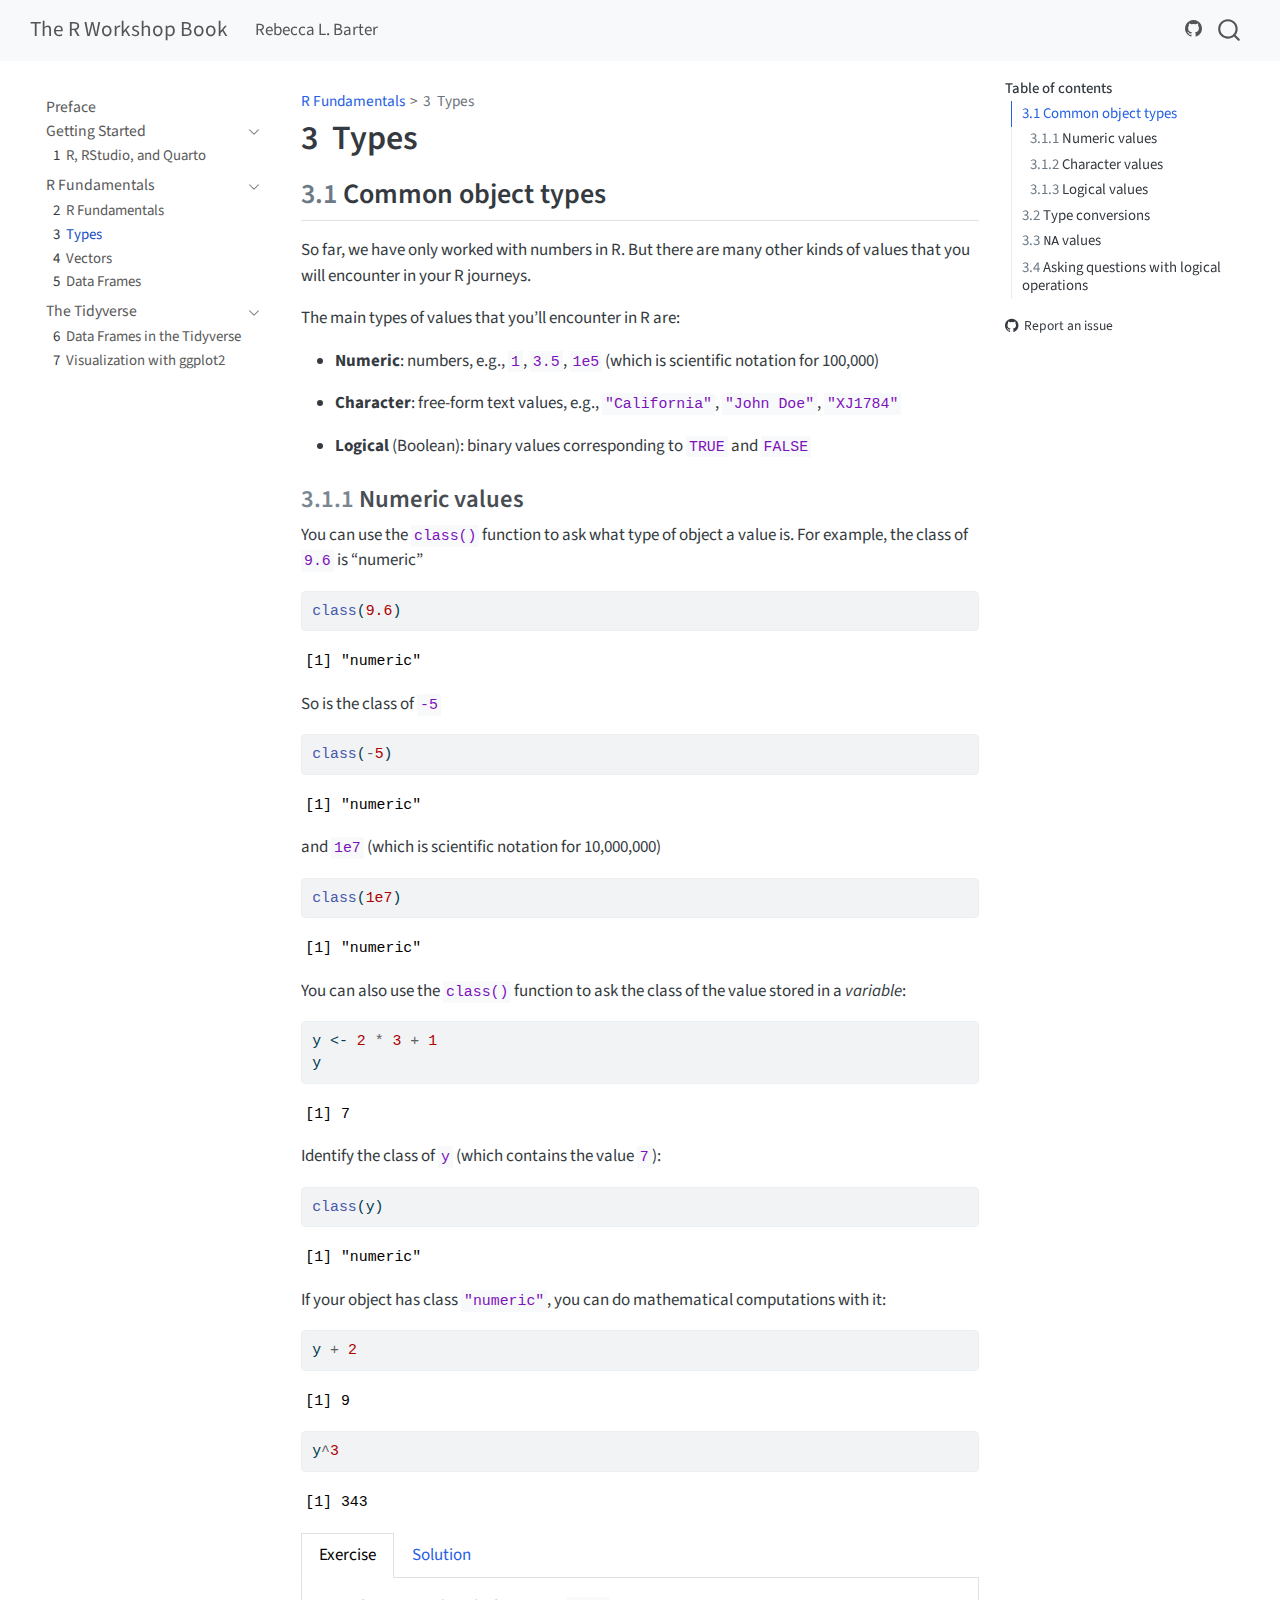
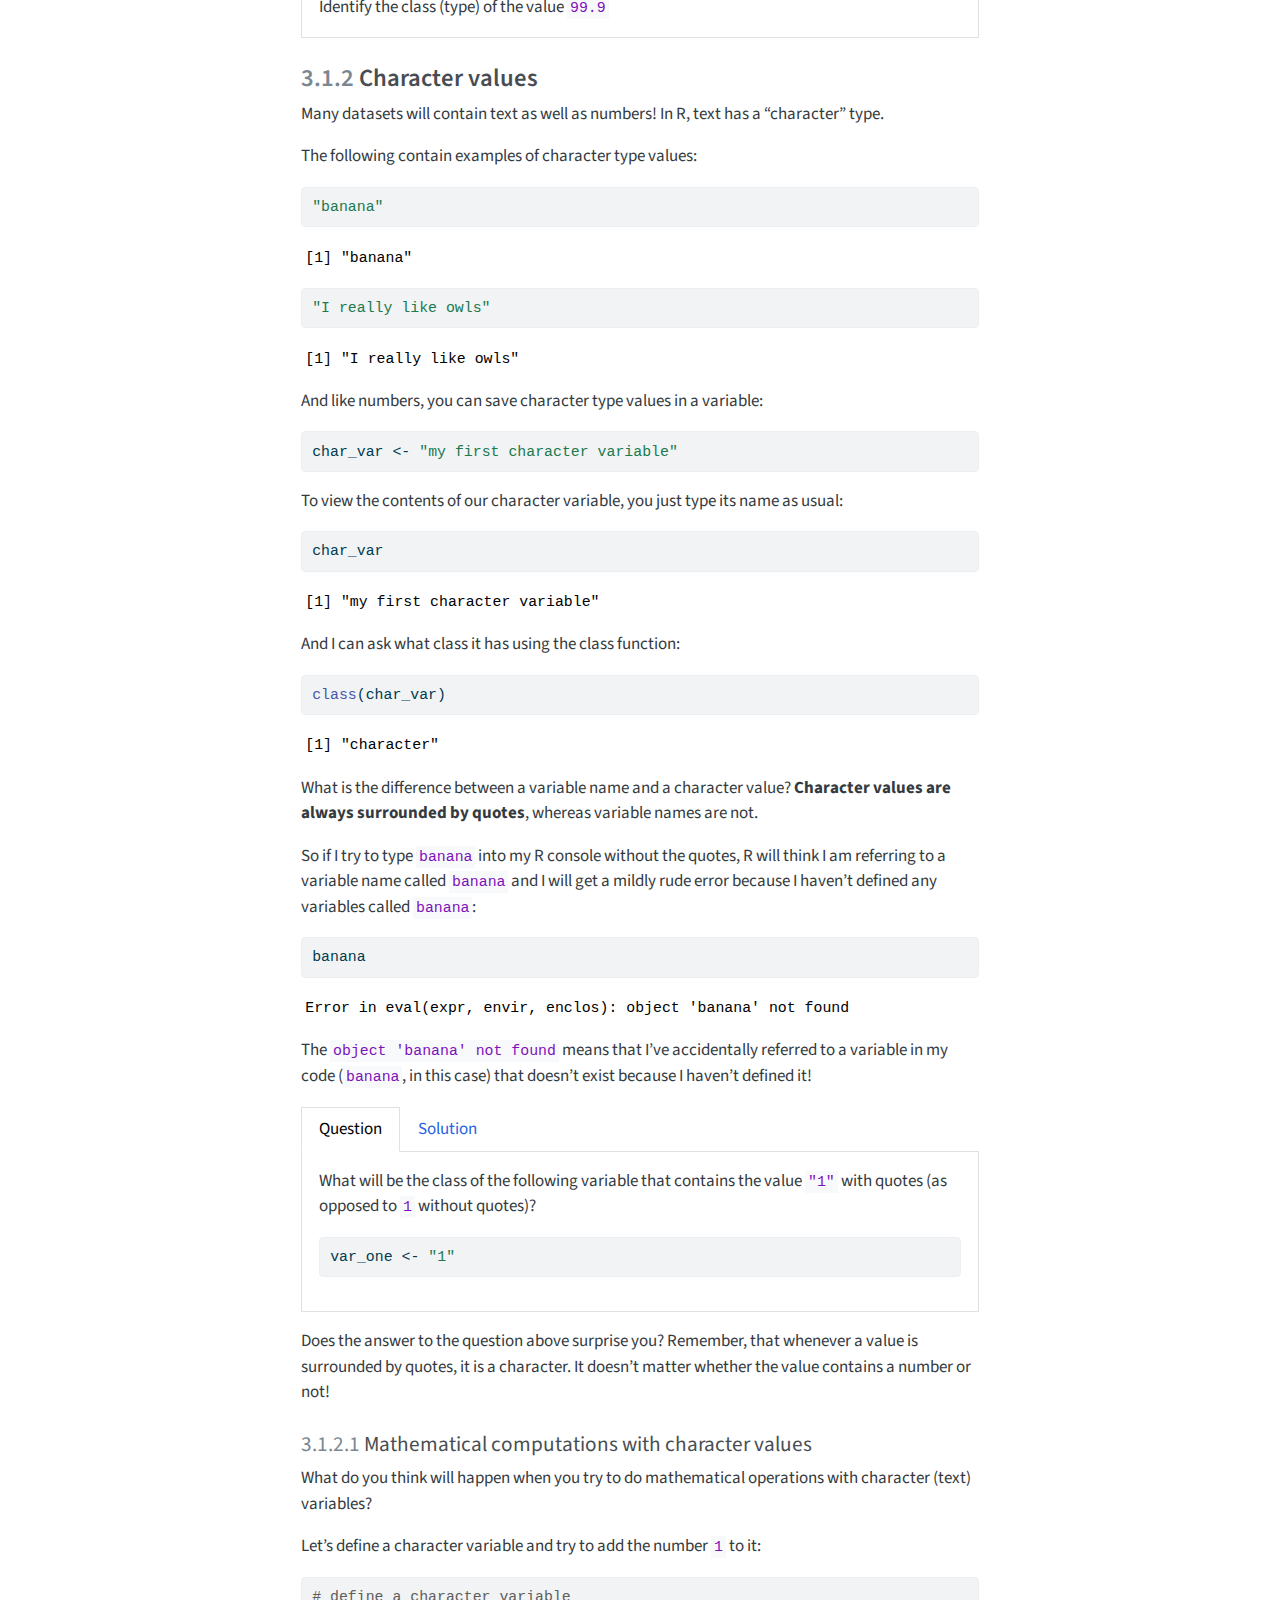
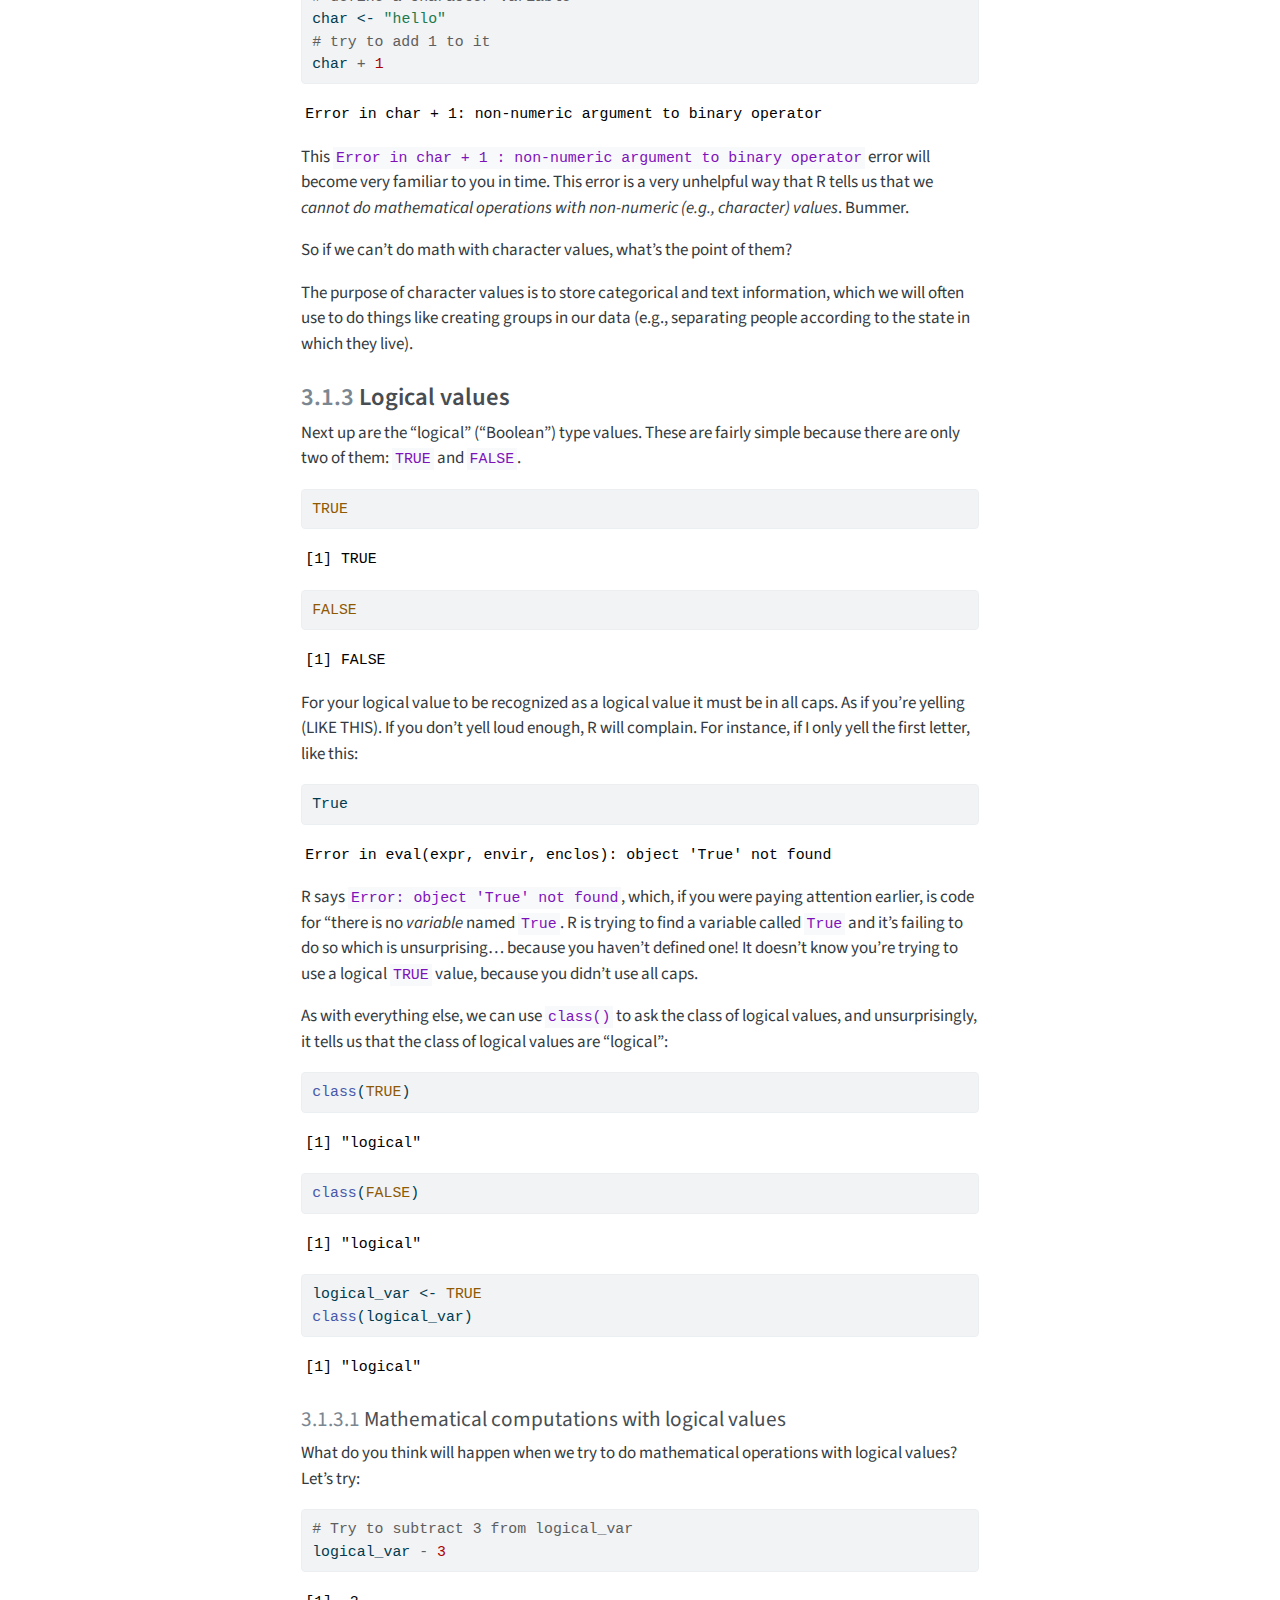
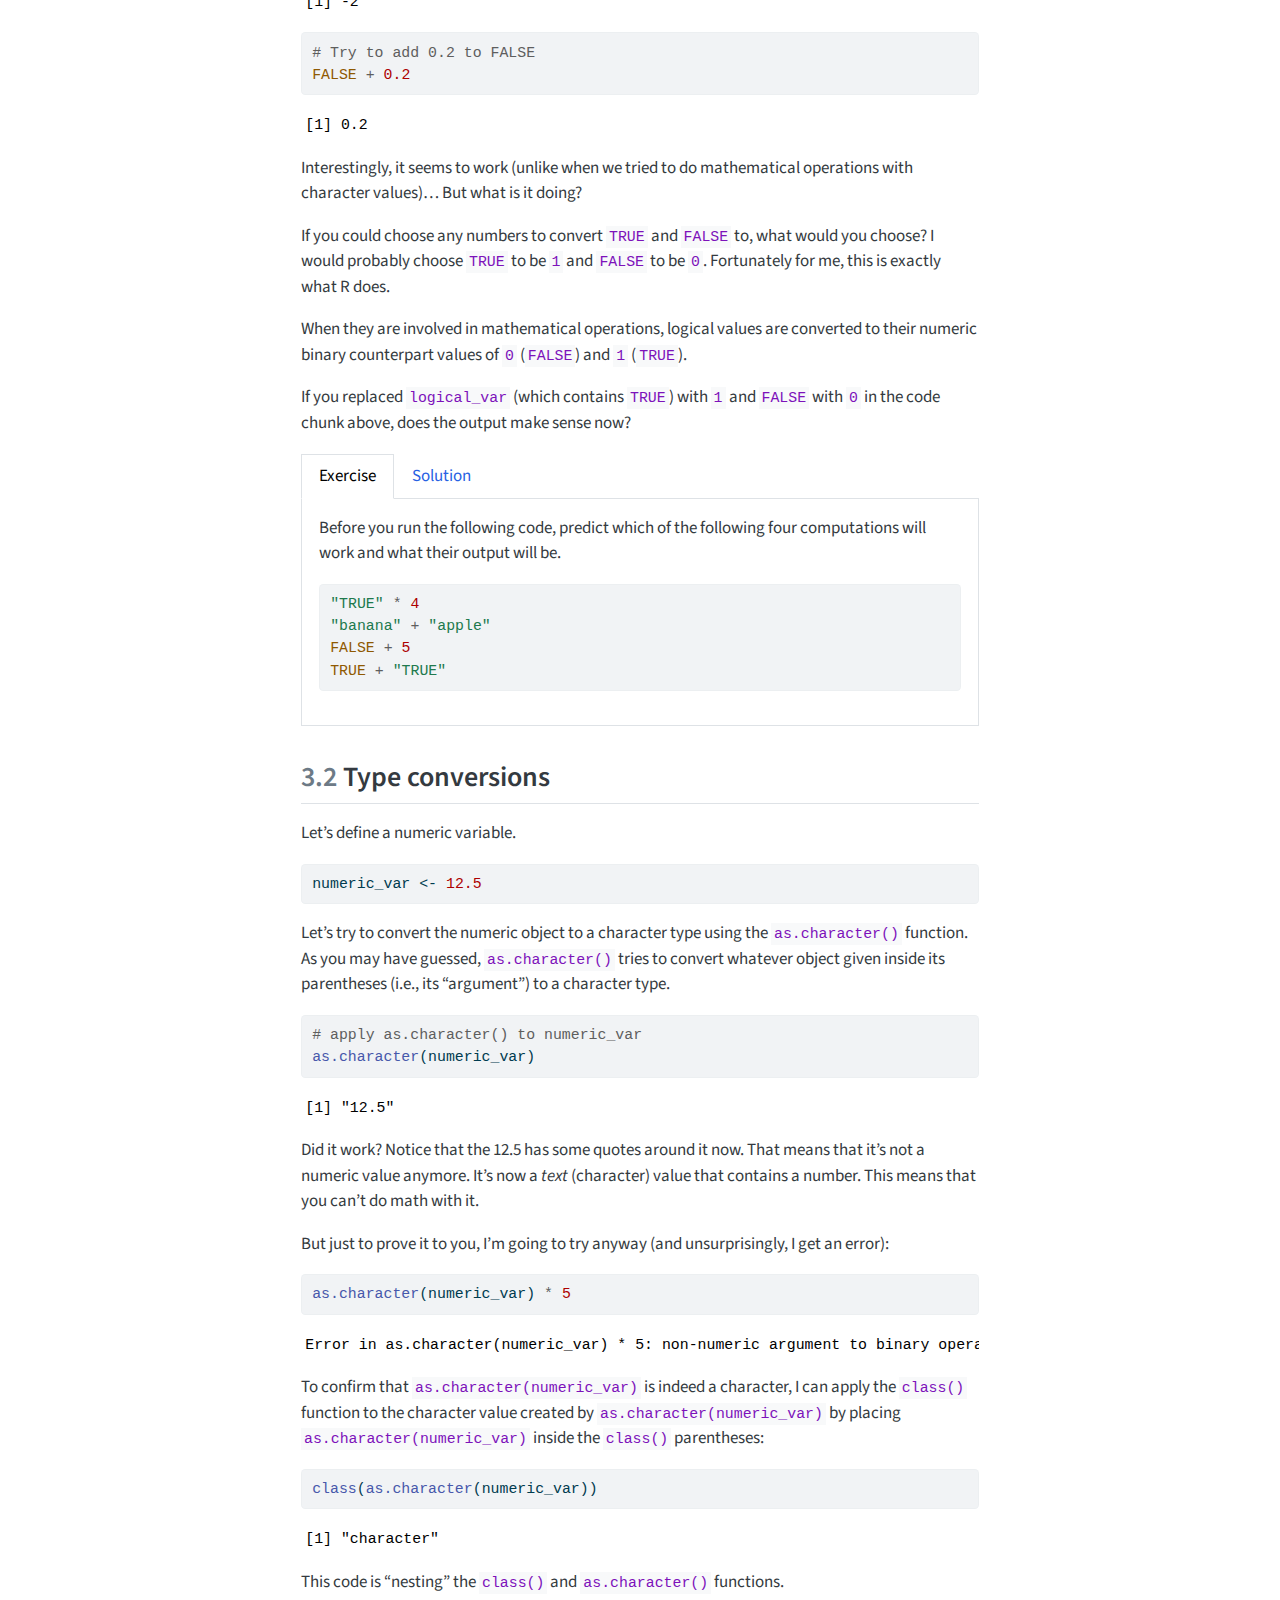
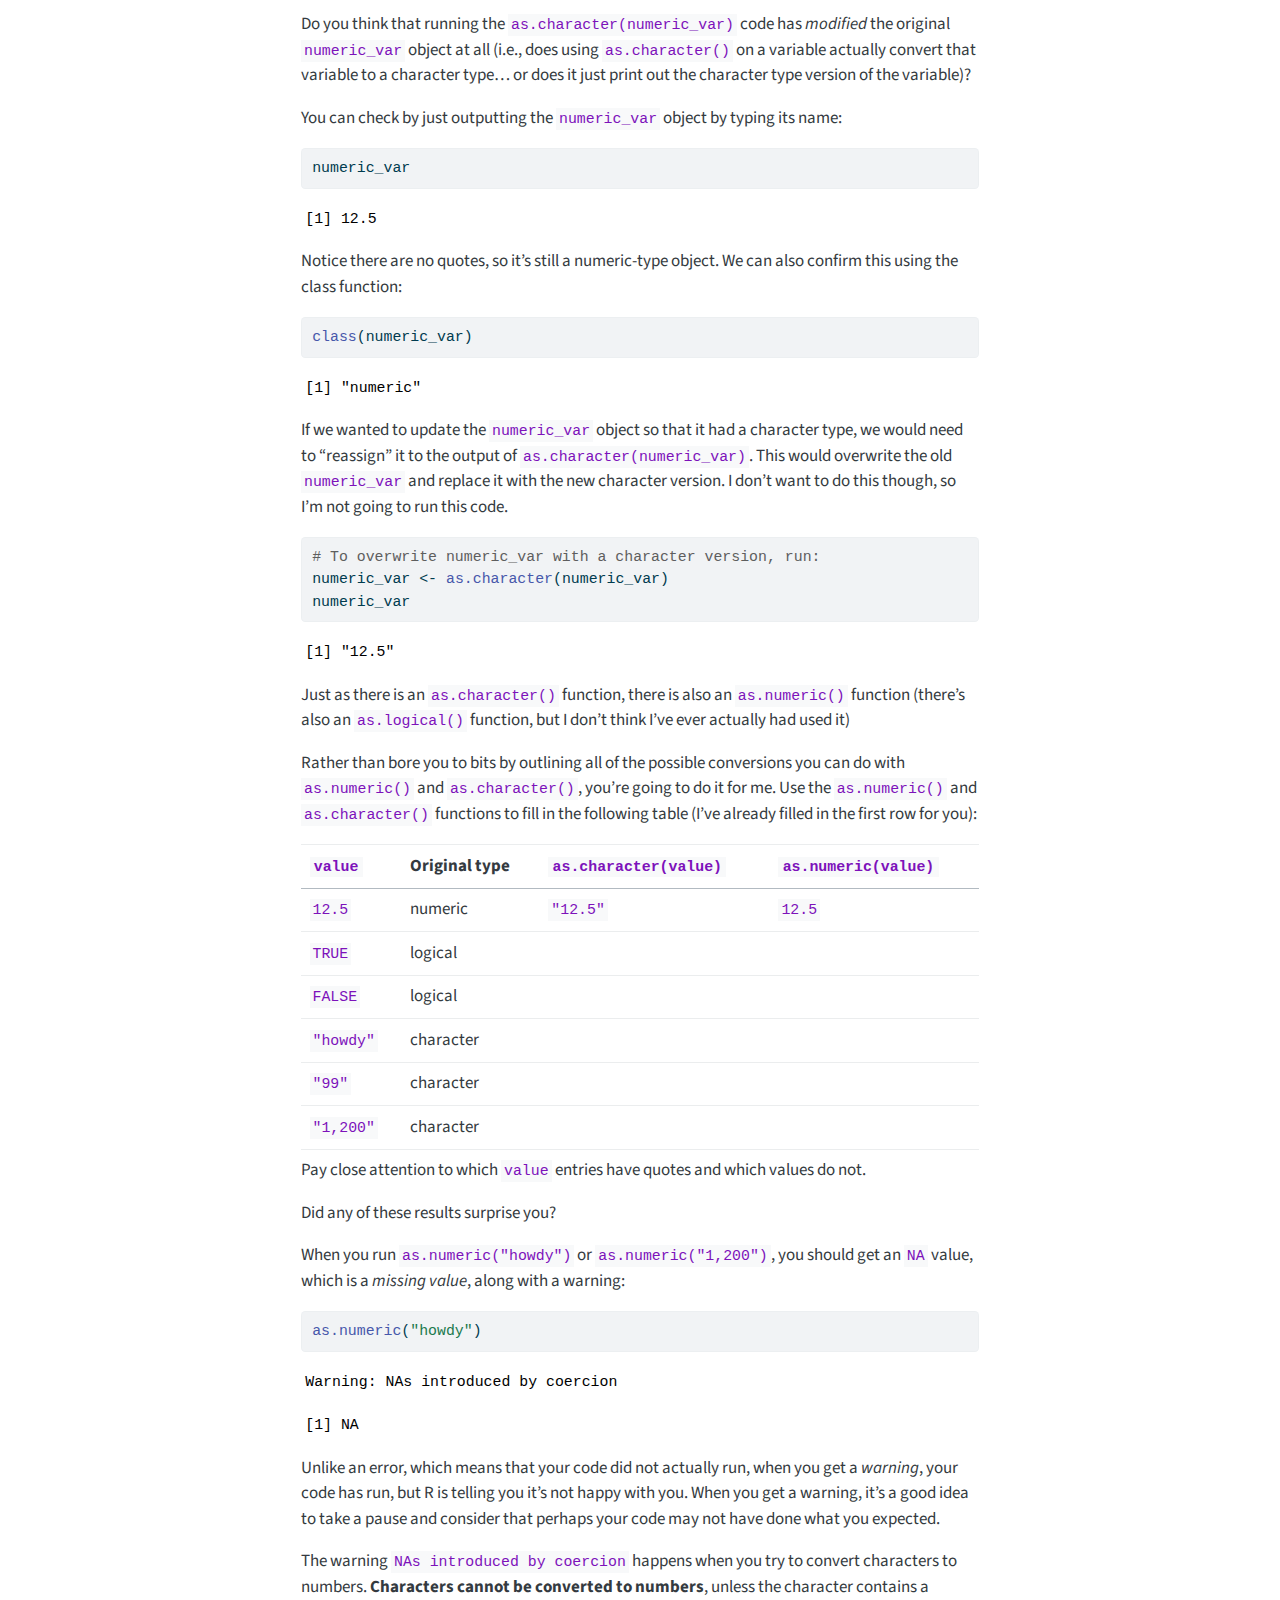
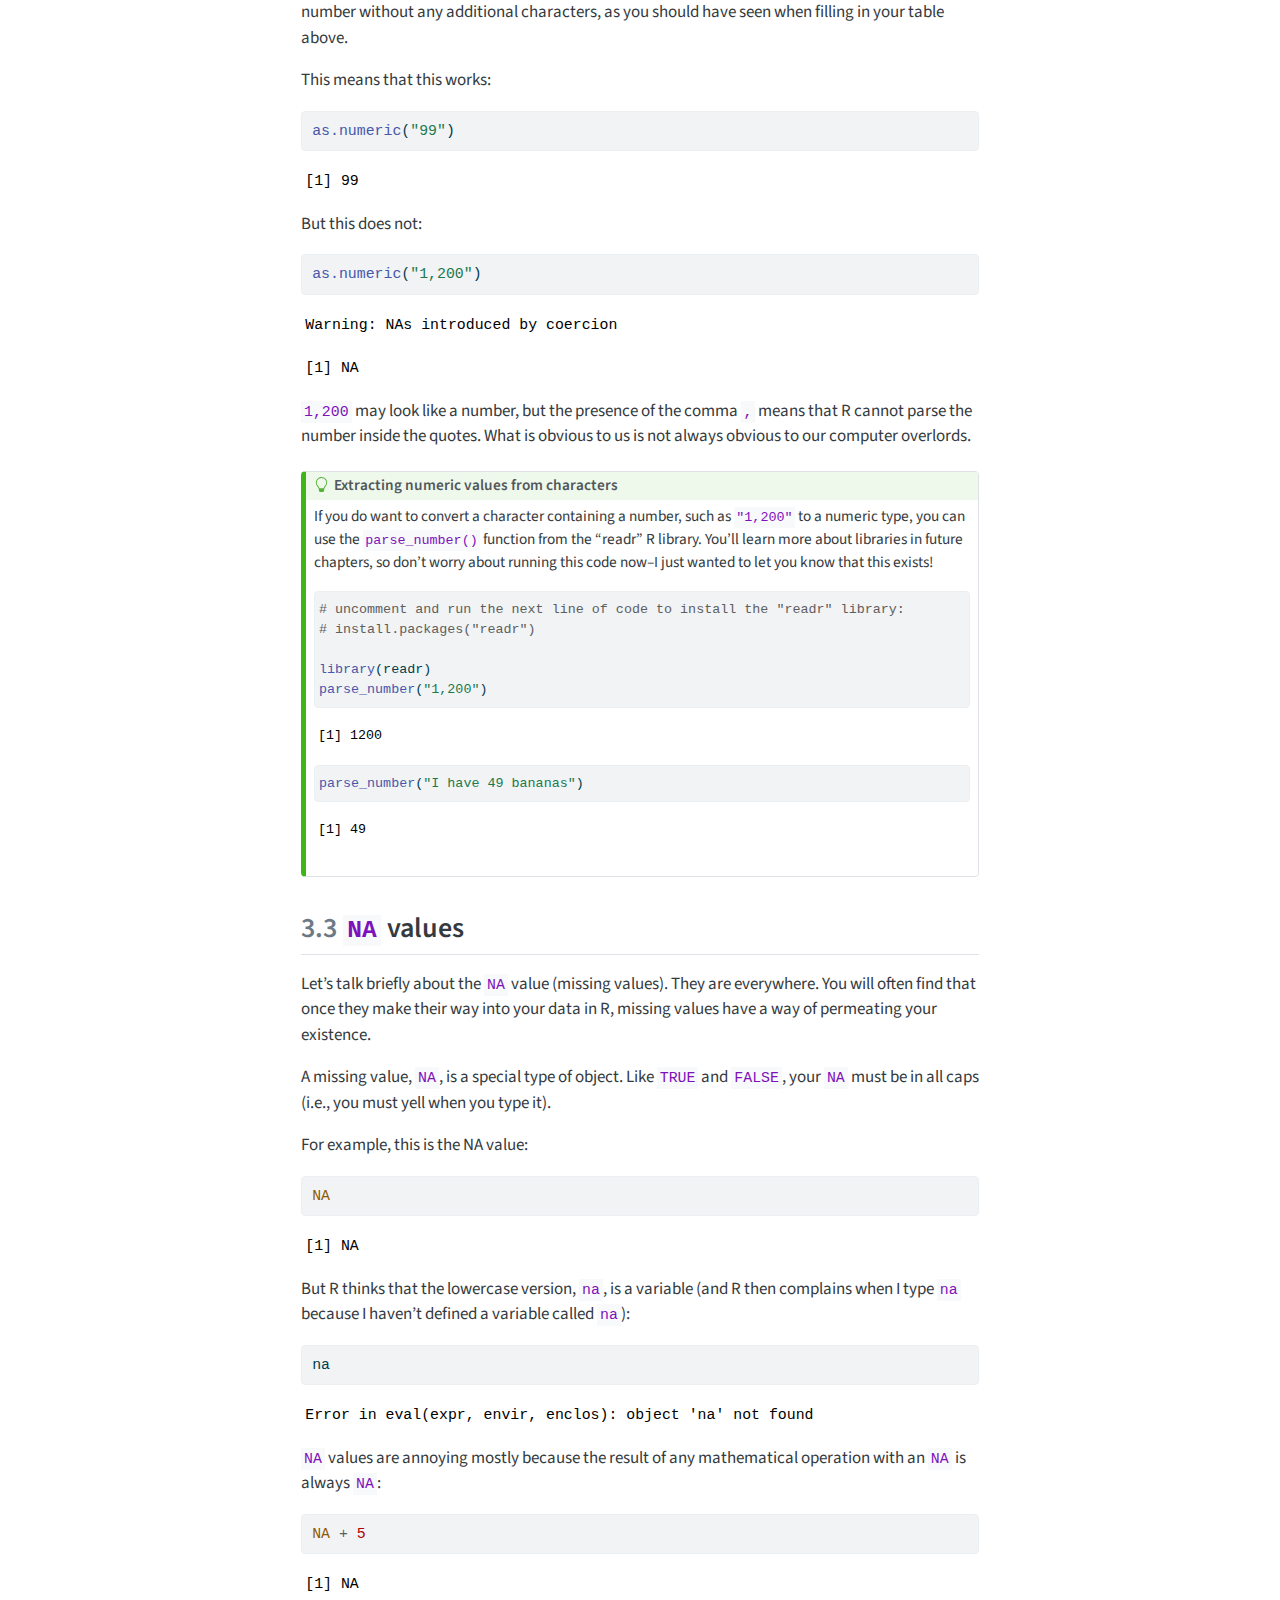
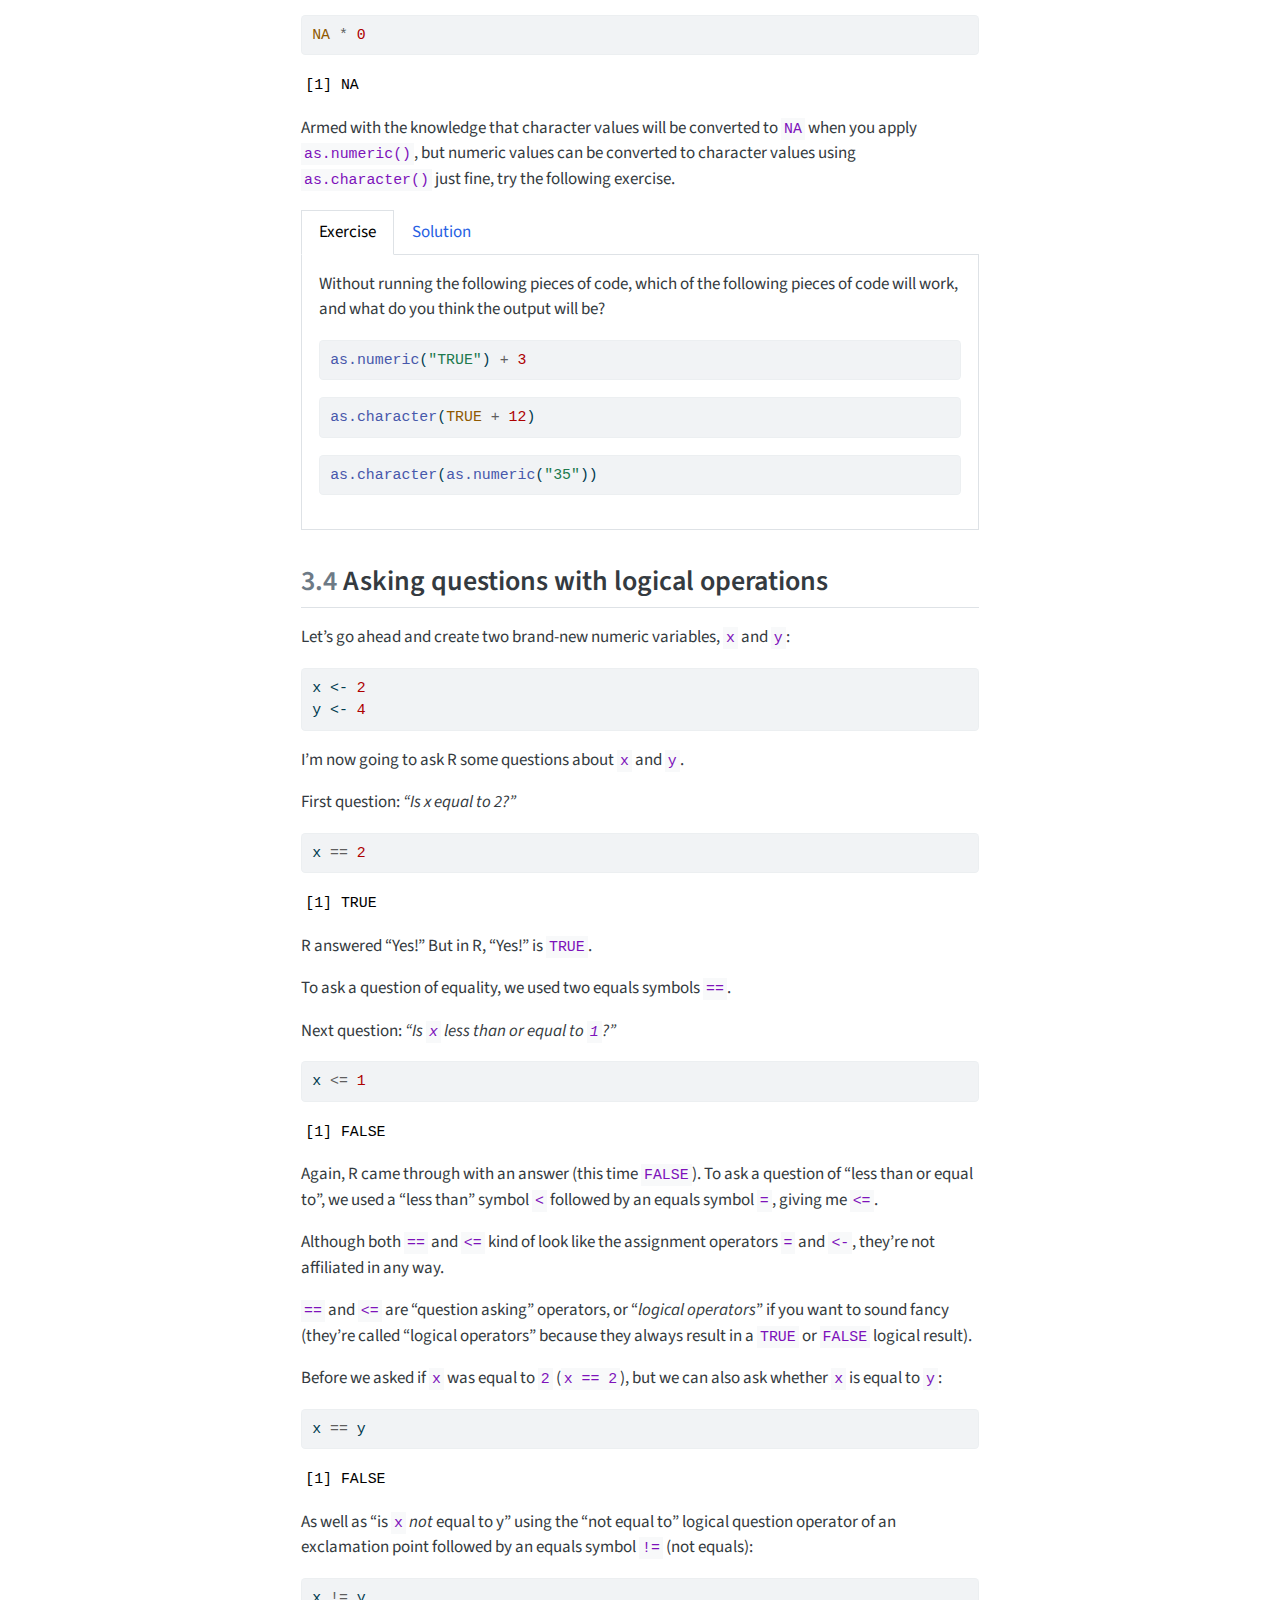
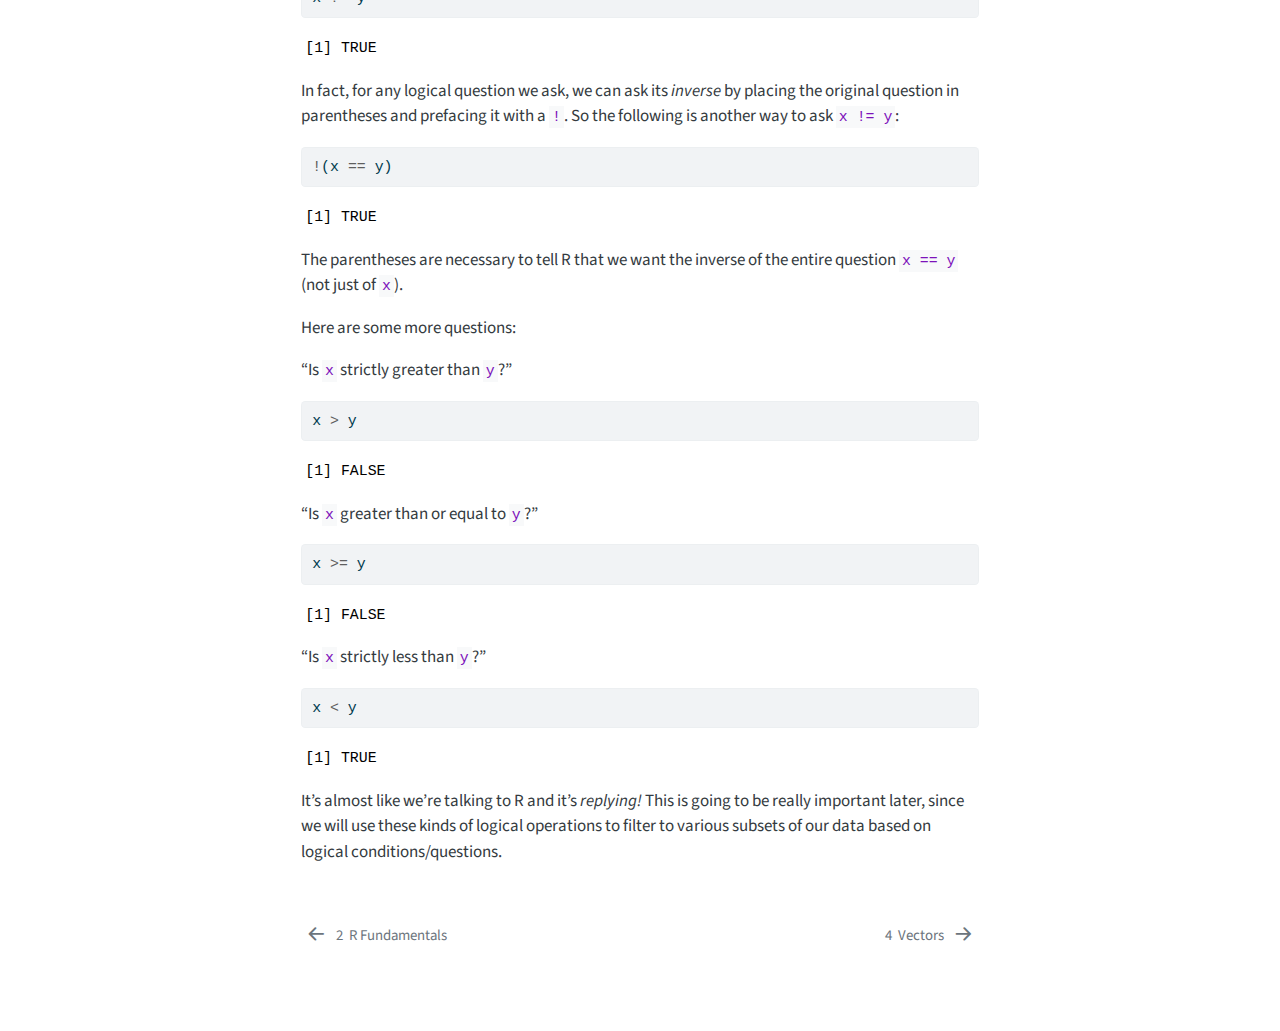
<file: _book/02_types.html>
<!DOCTYPE html>
<html xmlns="http://www.w3.org/1999/xhtml" lang="en" xml:lang="en"><head>

<meta charset="utf-8">
<meta name="generator" content="quarto-1.5.56">

<meta name="viewport" content="width=device-width, initial-scale=1.0, user-scalable=yes">


<title>3&nbsp; Types – The R Workshop Book</title>
<style>
code{white-space: pre-wrap;}
span.smallcaps{font-variant: small-caps;}
div.columns{display: flex; gap: min(4vw, 1.5em);}
div.column{flex: auto; overflow-x: auto;}
div.hanging-indent{margin-left: 1.5em; text-indent: -1.5em;}
ul.task-list{list-style: none;}
ul.task-list li input[type="checkbox"] {
  width: 0.8em;
  margin: 0 0.8em 0.2em -1em; /* quarto-specific, see https://github.com/quarto-dev/quarto-cli/issues/4556 */ 
  vertical-align: middle;
}
/* CSS for syntax highlighting */
pre > code.sourceCode { white-space: pre; position: relative; }
pre > code.sourceCode > span { line-height: 1.25; }
pre > code.sourceCode > span:empty { height: 1.2em; }
.sourceCode { overflow: visible; }
code.sourceCode > span { color: inherit; text-decoration: inherit; }
div.sourceCode { margin: 1em 0; }
pre.sourceCode { margin: 0; }
@media screen {
div.sourceCode { overflow: auto; }
}
@media print {
pre > code.sourceCode { white-space: pre-wrap; }
pre > code.sourceCode > span { display: inline-block; text-indent: -5em; padding-left: 5em; }
}
pre.numberSource code
  { counter-reset: source-line 0; }
pre.numberSource code > span
  { position: relative; left: -4em; counter-increment: source-line; }
pre.numberSource code > span > a:first-child::before
  { content: counter(source-line);
    position: relative; left: -1em; text-align: right; vertical-align: baseline;
    border: none; display: inline-block;
    -webkit-touch-callout: none; -webkit-user-select: none;
    -khtml-user-select: none; -moz-user-select: none;
    -ms-user-select: none; user-select: none;
    padding: 0 4px; width: 4em;
  }
pre.numberSource { margin-left: 3em;  padding-left: 4px; }
div.sourceCode
  {   }
@media screen {
pre > code.sourceCode > span > a:first-child::before { text-decoration: underline; }
}
</style>


<script src="site_libs/quarto-nav/quarto-nav.js"></script>
<script src="site_libs/quarto-nav/headroom.min.js"></script>
<script src="site_libs/clipboard/clipboard.min.js"></script>
<script src="site_libs/quarto-search/autocomplete.umd.js"></script>
<script src="site_libs/quarto-search/fuse.min.js"></script>
<script src="site_libs/quarto-search/quarto-search.js"></script>
<meta name="quarto:offset" content="./">
<link href="./03_vectors.html" rel="next">
<link href="./01_r_fundamentals.html" rel="prev">
<script src="site_libs/quarto-html/quarto.js"></script>
<script src="site_libs/quarto-html/popper.min.js"></script>
<script src="site_libs/quarto-html/tippy.umd.min.js"></script>
<script src="site_libs/quarto-html/anchor.min.js"></script>
<link href="site_libs/quarto-html/tippy.css" rel="stylesheet">
<link href="site_libs/quarto-html/quarto-syntax-highlighting.css" rel="stylesheet" id="quarto-text-highlighting-styles">
<script src="site_libs/bootstrap/bootstrap.min.js"></script>
<link href="site_libs/bootstrap/bootstrap-icons.css" rel="stylesheet">
<link href="site_libs/bootstrap/bootstrap.min.css" rel="stylesheet" id="quarto-bootstrap" data-mode="light">
<script id="quarto-search-options" type="application/json">{
  "location": "navbar",
  "copy-button": false,
  "collapse-after": 3,
  "panel-placement": "end",
  "type": "overlay",
  "limit": 50,
  "keyboard-shortcut": [
    "f",
    "/",
    "s"
  ],
  "show-item-context": false,
  "language": {
    "search-no-results-text": "No results",
    "search-matching-documents-text": "matching documents",
    "search-copy-link-title": "Copy link to search",
    "search-hide-matches-text": "Hide additional matches",
    "search-more-match-text": "more match in this document",
    "search-more-matches-text": "more matches in this document",
    "search-clear-button-title": "Clear",
    "search-text-placeholder": "",
    "search-detached-cancel-button-title": "Cancel",
    "search-submit-button-title": "Submit",
    "search-label": "Search"
  }
}</script>
<script async="" src="https://www.googletagmanager.com/gtag/js?id=G-QXD5CL0YRD"></script>

<script type="text/javascript">

window.dataLayer = window.dataLayer || [];
function gtag(){dataLayer.push(arguments);}
gtag('js', new Date());
gtag('config', 'G-QXD5CL0YRD', { 'anonymize_ip': true});
</script>


</head>

<body class="nav-sidebar floating nav-fixed">

<div id="quarto-search-results"></div>
  <header id="quarto-header" class="headroom fixed-top">
    <nav class="navbar navbar-expand-lg " data-bs-theme="dark">
      <div class="navbar-container container-fluid">
      <div class="navbar-brand-container mx-auto">
    <a class="navbar-brand" href="./index.html">
    <span class="navbar-title">The R Workshop Book</span>
    </a>
  </div>
            <div id="quarto-search" class="" title="Search"></div>
          <button class="navbar-toggler" type="button" data-bs-toggle="collapse" data-bs-target="#navbarCollapse" aria-controls="navbarCollapse" role="menu" aria-expanded="false" aria-label="Toggle navigation" onclick="if (window.quartoToggleHeadroom) { window.quartoToggleHeadroom(); }">
  <span class="navbar-toggler-icon"></span>
</button>
          <div class="collapse navbar-collapse" id="navbarCollapse">
            <ul class="navbar-nav navbar-nav-scroll me-auto">
  <li class="nav-item">
    <a class="nav-link" href="https://www.rebeccabarter.com"> 
<span class="menu-text">Rebecca L. Barter</span></a>
  </li>  
</ul>
          </div> <!-- /navcollapse -->
            <div class="quarto-navbar-tools">
    <a href="https://github.com/rlbarter/r-workshop-book" title="Source Code" class="quarto-navigation-tool px-1" aria-label="Source Code"><i class="bi bi-github"></i></a>
</div>
      </div> <!-- /container-fluid -->
    </nav>
  <nav class="quarto-secondary-nav">
    <div class="container-fluid d-flex">
      <button type="button" class="quarto-btn-toggle btn" data-bs-toggle="collapse" role="button" data-bs-target=".quarto-sidebar-collapse-item" aria-controls="quarto-sidebar" aria-expanded="false" aria-label="Toggle sidebar navigation" onclick="if (window.quartoToggleHeadroom) { window.quartoToggleHeadroom(); }">
        <i class="bi bi-layout-text-sidebar-reverse"></i>
      </button>
        <nav class="quarto-page-breadcrumbs" aria-label="breadcrumb"><ol class="breadcrumb"><li class="breadcrumb-item"><a href="./01_r_fundamentals.html">R Fundamentals</a></li><li class="breadcrumb-item"><a href="./02_types.html"><span class="chapter-number">3</span>&nbsp; <span class="chapter-title">Types</span></a></li></ol></nav>
        <a class="flex-grow-1" role="navigation" data-bs-toggle="collapse" data-bs-target=".quarto-sidebar-collapse-item" aria-controls="quarto-sidebar" aria-expanded="false" aria-label="Toggle sidebar navigation" onclick="if (window.quartoToggleHeadroom) { window.quartoToggleHeadroom(); }">      
        </a>
    </div>
  </nav>
</header>
<!-- content -->
<div id="quarto-content" class="quarto-container page-columns page-rows-contents page-layout-article page-navbar">
<!-- sidebar -->
  <nav id="quarto-sidebar" class="sidebar collapse collapse-horizontal quarto-sidebar-collapse-item sidebar-navigation floating overflow-auto">
    <div class="sidebar-menu-container"> 
    <ul class="list-unstyled mt-1">
        <li class="sidebar-item">
  <div class="sidebar-item-container"> 
  <a href="./index.html" class="sidebar-item-text sidebar-link">
 <span class="menu-text">Preface</span></a>
  </div>
</li>
        <li class="sidebar-item sidebar-item-section">
      <div class="sidebar-item-container"> 
            <a class="sidebar-item-text sidebar-link text-start" data-bs-toggle="collapse" data-bs-target="#quarto-sidebar-section-1" role="navigation" aria-expanded="true">
 <span class="menu-text">Getting Started</span></a>
          <a class="sidebar-item-toggle text-start" data-bs-toggle="collapse" data-bs-target="#quarto-sidebar-section-1" role="navigation" aria-expanded="true" aria-label="Toggle section">
            <i class="bi bi-chevron-right ms-2"></i>
          </a> 
      </div>
      <ul id="quarto-sidebar-section-1" class="collapse list-unstyled sidebar-section depth1 show">  
          <li class="sidebar-item">
  <div class="sidebar-item-container"> 
  <a href="./00_rstudio_quarto.html" class="sidebar-item-text sidebar-link">
 <span class="menu-text"><span class="chapter-number">1</span>&nbsp; <span class="chapter-title">R, RStudio, and Quarto</span></span></a>
  </div>
</li>
      </ul>
  </li>
        <li class="sidebar-item sidebar-item-section">
      <div class="sidebar-item-container"> 
            <a class="sidebar-item-text sidebar-link text-start" data-bs-toggle="collapse" data-bs-target="#quarto-sidebar-section-2" role="navigation" aria-expanded="true">
 <span class="menu-text">R Fundamentals</span></a>
          <a class="sidebar-item-toggle text-start" data-bs-toggle="collapse" data-bs-target="#quarto-sidebar-section-2" role="navigation" aria-expanded="true" aria-label="Toggle section">
            <i class="bi bi-chevron-right ms-2"></i>
          </a> 
      </div>
      <ul id="quarto-sidebar-section-2" class="collapse list-unstyled sidebar-section depth1 show">  
          <li class="sidebar-item">
  <div class="sidebar-item-container"> 
  <a href="./01_r_fundamentals.html" class="sidebar-item-text sidebar-link">
 <span class="menu-text"><span class="chapter-number">2</span>&nbsp; <span class="chapter-title">R Fundamentals</span></span></a>
  </div>
</li>
          <li class="sidebar-item">
  <div class="sidebar-item-container"> 
  <a href="./02_types.html" class="sidebar-item-text sidebar-link active">
 <span class="menu-text"><span class="chapter-number">3</span>&nbsp; <span class="chapter-title">Types</span></span></a>
  </div>
</li>
          <li class="sidebar-item">
  <div class="sidebar-item-container"> 
  <a href="./03_vectors.html" class="sidebar-item-text sidebar-link">
 <span class="menu-text"><span class="chapter-number">4</span>&nbsp; <span class="chapter-title">Vectors</span></span></a>
  </div>
</li>
          <li class="sidebar-item">
  <div class="sidebar-item-container"> 
  <a href="./04_data_frames.html" class="sidebar-item-text sidebar-link">
 <span class="menu-text"><span class="chapter-number">5</span>&nbsp; <span class="chapter-title">Data Frames</span></span></a>
  </div>
</li>
      </ul>
  </li>
        <li class="sidebar-item sidebar-item-section">
      <div class="sidebar-item-container"> 
            <a class="sidebar-item-text sidebar-link text-start" data-bs-toggle="collapse" data-bs-target="#quarto-sidebar-section-3" role="navigation" aria-expanded="true">
 <span class="menu-text">The Tidyverse</span></a>
          <a class="sidebar-item-toggle text-start" data-bs-toggle="collapse" data-bs-target="#quarto-sidebar-section-3" role="navigation" aria-expanded="true" aria-label="Toggle section">
            <i class="bi bi-chevron-right ms-2"></i>
          </a> 
      </div>
      <ul id="quarto-sidebar-section-3" class="collapse list-unstyled sidebar-section depth1 show">  
          <li class="sidebar-item">
  <div class="sidebar-item-container"> 
  <a href="./05_dplyr.html" class="sidebar-item-text sidebar-link">
 <span class="menu-text"><span class="chapter-number">6</span>&nbsp; <span class="chapter-title">Data Frames in the Tidyverse</span></span></a>
  </div>
</li>
          <li class="sidebar-item">
  <div class="sidebar-item-container"> 
  <a href="./06_ggplot2.html" class="sidebar-item-text sidebar-link">
 <span class="menu-text"><span class="chapter-number">7</span>&nbsp; <span class="chapter-title">Visualization with ggplot2</span></span></a>
  </div>
</li>
      </ul>
  </li>
    </ul>
    </div>
</nav>
<div id="quarto-sidebar-glass" class="quarto-sidebar-collapse-item" data-bs-toggle="collapse" data-bs-target=".quarto-sidebar-collapse-item"></div>
<!-- margin-sidebar -->
    <div id="quarto-margin-sidebar" class="sidebar margin-sidebar">
        <nav id="TOC" role="doc-toc" class="toc-active">
    <h2 id="toc-title">Table of contents</h2>
   
  <ul>
  <li><a href="#common-object-types" id="toc-common-object-types" class="nav-link active" data-scroll-target="#common-object-types"><span class="header-section-number">3.1</span> Common object types</a>
  <ul class="collapse">
  <li><a href="#numeric-values" id="toc-numeric-values" class="nav-link" data-scroll-target="#numeric-values"><span class="header-section-number">3.1.1</span> Numeric values</a></li>
  <li><a href="#character-values" id="toc-character-values" class="nav-link" data-scroll-target="#character-values"><span class="header-section-number">3.1.2</span> Character values</a></li>
  <li><a href="#logical-values" id="toc-logical-values" class="nav-link" data-scroll-target="#logical-values"><span class="header-section-number">3.1.3</span> Logical values</a></li>
  </ul></li>
  <li><a href="#type-conversions" id="toc-type-conversions" class="nav-link" data-scroll-target="#type-conversions"><span class="header-section-number">3.2</span> Type conversions</a></li>
  <li><a href="#na-values" id="toc-na-values" class="nav-link" data-scroll-target="#na-values"><span class="header-section-number">3.3</span> <code>NA</code> values</a></li>
  <li><a href="#asking-questions-with-logical-operations" id="toc-asking-questions-with-logical-operations" class="nav-link" data-scroll-target="#asking-questions-with-logical-operations"><span class="header-section-number">3.4</span> Asking questions with logical operations</a></li>
  </ul>
<div class="toc-actions"><ul><li><a href="https://github.com/rlbarter/r-workshop-book" class="toc-action"><i class="bi bi-github"></i>Report an issue</a></li></ul></div></nav>
    </div>
<!-- main -->
<main class="content" id="quarto-document-content">

<header id="title-block-header" class="quarto-title-block default"><nav class="quarto-page-breadcrumbs quarto-title-breadcrumbs d-none d-lg-block" aria-label="breadcrumb"><ol class="breadcrumb"><li class="breadcrumb-item"><a href="./01_r_fundamentals.html">R Fundamentals</a></li><li class="breadcrumb-item"><a href="./02_types.html"><span class="chapter-number">3</span>&nbsp; <span class="chapter-title">Types</span></a></li></ol></nav>
<div class="quarto-title">
<h1 class="title"><span class="chapter-number">3</span>&nbsp; <span class="chapter-title">Types</span></h1>
</div>



<div class="quarto-title-meta">

    
  
    
  </div>
  


</header>


<section id="common-object-types" class="level2" data-number="3.1">
<h2 data-number="3.1" class="anchored" data-anchor-id="common-object-types"><span class="header-section-number">3.1</span> Common object types</h2>
<p>So far, we have only worked with numbers in R. But there are many other kinds of values that you will encounter in your R journeys.</p>
<p>The main types of values that you’ll encounter in R are:</p>
<ul>
<li><p><strong>Numeric</strong>: numbers, e.g., <code>1</code>, <code>3.5</code>, <code>1e5</code> (which is scientific notation for 100,000)</p></li>
<li><p><strong>Character</strong>: free-form text values, e.g., <code>"California"</code>, <code>"John Doe"</code>, <code>"XJ1784"</code></p></li>
<li><p><strong>Logical</strong> (Boolean): binary values corresponding to <code>TRUE</code> and <code>FALSE</code></p></li>
</ul>
<section id="numeric-values" class="level3" data-number="3.1.1">
<h3 data-number="3.1.1" class="anchored" data-anchor-id="numeric-values"><span class="header-section-number">3.1.1</span> Numeric values</h3>
<p>You can use the <code>class()</code> function to ask what type of object a value is. For example, the class of <code>9.6</code> is “numeric”</p>
<div class="cell">
<div class="sourceCode cell-code" id="cb1"><pre class="sourceCode r code-with-copy"><code class="sourceCode r"><span id="cb1-1"><a href="#cb1-1" aria-hidden="true" tabindex="-1"></a><span class="fu">class</span>(<span class="fl">9.6</span>)</span></code><button title="Copy to Clipboard" class="code-copy-button"><i class="bi"></i></button></pre></div>
<div class="cell-output cell-output-stdout">
<pre><code>[1] "numeric"</code></pre>
</div>
</div>
<p>So is the class of <code>-5</code></p>
<div class="cell">
<div class="sourceCode cell-code" id="cb3"><pre class="sourceCode r code-with-copy"><code class="sourceCode r"><span id="cb3-1"><a href="#cb3-1" aria-hidden="true" tabindex="-1"></a><span class="fu">class</span>(<span class="sc">-</span><span class="dv">5</span>)</span></code><button title="Copy to Clipboard" class="code-copy-button"><i class="bi"></i></button></pre></div>
<div class="cell-output cell-output-stdout">
<pre><code>[1] "numeric"</code></pre>
</div>
</div>
<p>and <code>1e7</code> (which is scientific notation for 10,000,000)</p>
<div class="cell">
<div class="sourceCode cell-code" id="cb5"><pre class="sourceCode r code-with-copy"><code class="sourceCode r"><span id="cb5-1"><a href="#cb5-1" aria-hidden="true" tabindex="-1"></a><span class="fu">class</span>(<span class="fl">1e7</span>)</span></code><button title="Copy to Clipboard" class="code-copy-button"><i class="bi"></i></button></pre></div>
<div class="cell-output cell-output-stdout">
<pre><code>[1] "numeric"</code></pre>
</div>
</div>
<p>You can also use the <code>class()</code> function to ask the class of the value stored in a <em>variable</em>:</p>
<div class="cell">
<div class="sourceCode cell-code" id="cb7"><pre class="sourceCode r code-with-copy"><code class="sourceCode r"><span id="cb7-1"><a href="#cb7-1" aria-hidden="true" tabindex="-1"></a>y <span class="ot">&lt;-</span> <span class="dv">2</span> <span class="sc">*</span> <span class="dv">3</span> <span class="sc">+</span> <span class="dv">1</span></span>
<span id="cb7-2"><a href="#cb7-2" aria-hidden="true" tabindex="-1"></a>y</span></code><button title="Copy to Clipboard" class="code-copy-button"><i class="bi"></i></button></pre></div>
<div class="cell-output cell-output-stdout">
<pre><code>[1] 7</code></pre>
</div>
</div>
<p>Identify the class of <code>y</code> (which contains the value <code>7</code>):</p>
<div class="cell">
<div class="sourceCode cell-code" id="cb9"><pre class="sourceCode r code-with-copy"><code class="sourceCode r"><span id="cb9-1"><a href="#cb9-1" aria-hidden="true" tabindex="-1"></a><span class="fu">class</span>(y)</span></code><button title="Copy to Clipboard" class="code-copy-button"><i class="bi"></i></button></pre></div>
<div class="cell-output cell-output-stdout">
<pre><code>[1] "numeric"</code></pre>
</div>
</div>
<p>If your object has class <code>"numeric"</code>, you can do mathematical computations with it:</p>
<div class="cell">
<div class="sourceCode cell-code" id="cb11"><pre class="sourceCode r code-with-copy"><code class="sourceCode r"><span id="cb11-1"><a href="#cb11-1" aria-hidden="true" tabindex="-1"></a>y <span class="sc">+</span> <span class="dv">2</span></span></code><button title="Copy to Clipboard" class="code-copy-button"><i class="bi"></i></button></pre></div>
<div class="cell-output cell-output-stdout">
<pre><code>[1] 9</code></pre>
</div>
<div class="sourceCode cell-code" id="cb13"><pre class="sourceCode r code-with-copy"><code class="sourceCode r"><span id="cb13-1"><a href="#cb13-1" aria-hidden="true" tabindex="-1"></a>y<span class="sc">^</span><span class="dv">3</span></span></code><button title="Copy to Clipboard" class="code-copy-button"><i class="bi"></i></button></pre></div>
<div class="cell-output cell-output-stdout">
<pre><code>[1] 343</code></pre>
</div>
</div>
<div class="tabset-margin-container"></div><div class="panel-tabset">
<ul class="nav nav-tabs" role="tablist"><li class="nav-item" role="presentation"><a class="nav-link active" id="tabset-1-1-tab" data-bs-toggle="tab" data-bs-target="#tabset-1-1" role="tab" aria-controls="tabset-1-1" aria-selected="true" aria-current="page">Exercise</a></li><li class="nav-item" role="presentation"><a class="nav-link" id="tabset-1-2-tab" data-bs-toggle="tab" data-bs-target="#tabset-1-2" role="tab" aria-controls="tabset-1-2" aria-selected="false">Solution</a></li></ul>
<div class="tab-content">
<div id="tabset-1-1" class="tab-pane active" role="tabpanel" aria-labelledby="tabset-1-1-tab">
<p>Identify the class (type) of the value <code>99.9</code></p>
</div>
<div id="tabset-1-2" class="tab-pane" role="tabpanel" aria-labelledby="tabset-1-2-tab">
<div class="cell">
<div class="sourceCode cell-code" id="cb15"><pre class="sourceCode r code-with-copy"><code class="sourceCode r"><span id="cb15-1"><a href="#cb15-1" aria-hidden="true" tabindex="-1"></a><span class="fu">class</span>(<span class="fl">99.9</span>)</span></code><button title="Copy to Clipboard" class="code-copy-button"><i class="bi"></i></button></pre></div>
<div class="cell-output cell-output-stdout">
<pre><code>[1] "numeric"</code></pre>
</div>
</div>
</div>
</div>
</div>
</section>
<section id="character-values" class="level3" data-number="3.1.2">
<h3 data-number="3.1.2" class="anchored" data-anchor-id="character-values"><span class="header-section-number">3.1.2</span> Character values</h3>
<p>Many datasets will contain text as well as numbers! In R, text has a “character” type.</p>
<p>The following contain examples of character type values:</p>
<div class="cell">
<div class="sourceCode cell-code" id="cb17"><pre class="sourceCode r code-with-copy"><code class="sourceCode r"><span id="cb17-1"><a href="#cb17-1" aria-hidden="true" tabindex="-1"></a><span class="st">"banana"</span></span></code><button title="Copy to Clipboard" class="code-copy-button"><i class="bi"></i></button></pre></div>
<div class="cell-output cell-output-stdout">
<pre><code>[1] "banana"</code></pre>
</div>
</div>
<div class="cell">
<div class="sourceCode cell-code" id="cb19"><pre class="sourceCode r code-with-copy"><code class="sourceCode r"><span id="cb19-1"><a href="#cb19-1" aria-hidden="true" tabindex="-1"></a><span class="st">"I really like owls"</span></span></code><button title="Copy to Clipboard" class="code-copy-button"><i class="bi"></i></button></pre></div>
<div class="cell-output cell-output-stdout">
<pre><code>[1] "I really like owls"</code></pre>
</div>
</div>
<p>And like numbers, you can save character type values in a variable:</p>
<div class="cell">
<div class="sourceCode cell-code" id="cb21"><pre class="sourceCode r code-with-copy"><code class="sourceCode r"><span id="cb21-1"><a href="#cb21-1" aria-hidden="true" tabindex="-1"></a>char_var <span class="ot">&lt;-</span> <span class="st">"my first character variable"</span></span></code><button title="Copy to Clipboard" class="code-copy-button"><i class="bi"></i></button></pre></div>
</div>
<p>To view the contents of our character variable, you just type its name as usual:</p>
<div class="cell">
<div class="sourceCode cell-code" id="cb22"><pre class="sourceCode r code-with-copy"><code class="sourceCode r"><span id="cb22-1"><a href="#cb22-1" aria-hidden="true" tabindex="-1"></a>char_var</span></code><button title="Copy to Clipboard" class="code-copy-button"><i class="bi"></i></button></pre></div>
<div class="cell-output cell-output-stdout">
<pre><code>[1] "my first character variable"</code></pre>
</div>
</div>
<p>And I can ask what class it has using the class function:</p>
<div class="cell">
<div class="sourceCode cell-code" id="cb24"><pre class="sourceCode r code-with-copy"><code class="sourceCode r"><span id="cb24-1"><a href="#cb24-1" aria-hidden="true" tabindex="-1"></a><span class="fu">class</span>(char_var)</span></code><button title="Copy to Clipboard" class="code-copy-button"><i class="bi"></i></button></pre></div>
<div class="cell-output cell-output-stdout">
<pre><code>[1] "character"</code></pre>
</div>
</div>
<p>What is the difference between a variable name and a character value? <strong>Character values are always surrounded by quotes</strong>, whereas variable names are not.</p>
<p>So if I try to type <code>banana</code> into my R console without the quotes, R will think I am referring to a variable name called <code>banana</code> and I will get a mildly rude error because I haven’t defined any variables called <code>banana</code>:</p>
<div class="cell">
<div class="sourceCode cell-code" id="cb26"><pre class="sourceCode r code-with-copy"><code class="sourceCode r"><span id="cb26-1"><a href="#cb26-1" aria-hidden="true" tabindex="-1"></a>banana</span></code><button title="Copy to Clipboard" class="code-copy-button"><i class="bi"></i></button></pre></div>
<div class="cell-output cell-output-error">
<pre><code>Error in eval(expr, envir, enclos): object 'banana' not found</code></pre>
</div>
</div>
<p>The <code>object 'banana' not found</code> means that I’ve accidentally referred to a variable in my code (<code>banana</code>, in this case) that doesn’t exist because I haven’t defined it!</p>
<div class="tabset-margin-container"></div><div class="panel-tabset">
<ul class="nav nav-tabs" role="tablist"><li class="nav-item" role="presentation"><a class="nav-link active" id="tabset-2-1-tab" data-bs-toggle="tab" data-bs-target="#tabset-2-1" role="tab" aria-controls="tabset-2-1" aria-selected="true">Question</a></li><li class="nav-item" role="presentation"><a class="nav-link" id="tabset-2-2-tab" data-bs-toggle="tab" data-bs-target="#tabset-2-2" role="tab" aria-controls="tabset-2-2" aria-selected="false">Solution</a></li></ul>
<div class="tab-content">
<div id="tabset-2-1" class="tab-pane active" role="tabpanel" aria-labelledby="tabset-2-1-tab">
<p>What will be the class of the following variable that contains the value <code>"1"</code> with quotes (as opposed to <code>1</code> without quotes)?</p>
<div class="cell">
<div class="sourceCode cell-code" id="cb28"><pre class="sourceCode r code-with-copy"><code class="sourceCode r"><span id="cb28-1"><a href="#cb28-1" aria-hidden="true" tabindex="-1"></a>var_one <span class="ot">&lt;-</span> <span class="st">"1"</span></span></code><button title="Copy to Clipboard" class="code-copy-button"><i class="bi"></i></button></pre></div>
</div>
</div>
<div id="tabset-2-2" class="tab-pane" role="tabpanel" aria-labelledby="tabset-2-2-tab">
<p>It’s a character value</p>
<div class="cell">
<div class="sourceCode cell-code" id="cb29"><pre class="sourceCode r code-with-copy"><code class="sourceCode r"><span id="cb29-1"><a href="#cb29-1" aria-hidden="true" tabindex="-1"></a><span class="fu">class</span>(var_one)</span></code><button title="Copy to Clipboard" class="code-copy-button"><i class="bi"></i></button></pre></div>
<div class="cell-output cell-output-stdout">
<pre><code>[1] "character"</code></pre>
</div>
</div>
<p>Note the quotes when I print out the variable:</p>
<div class="cell">
<div class="sourceCode cell-code" id="cb31"><pre class="sourceCode r code-with-copy"><code class="sourceCode r"><span id="cb31-1"><a href="#cb31-1" aria-hidden="true" tabindex="-1"></a>var_one</span></code><button title="Copy to Clipboard" class="code-copy-button"><i class="bi"></i></button></pre></div>
<div class="cell-output cell-output-stdout">
<pre><code>[1] "1"</code></pre>
</div>
</div>
</div>
</div>
</div>
<p>Does the answer to the question above surprise you? Remember, that whenever a value is surrounded by quotes, it is a character. It doesn’t matter whether the value contains a number or not!</p>
<section id="mathematical-computations-with-character-values" class="level4" data-number="3.1.2.1">
<h4 data-number="3.1.2.1" class="anchored" data-anchor-id="mathematical-computations-with-character-values"><span class="header-section-number">3.1.2.1</span> Mathematical computations with character values</h4>
<p>What do you think will happen when you try to do mathematical operations with character (text) variables?</p>
<p>Let’s define a character variable and try to add the number <code>1</code> to it:</p>
<div class="cell">
<div class="sourceCode cell-code" id="cb33"><pre class="sourceCode r code-with-copy"><code class="sourceCode r"><span id="cb33-1"><a href="#cb33-1" aria-hidden="true" tabindex="-1"></a><span class="co"># define a character variable</span></span>
<span id="cb33-2"><a href="#cb33-2" aria-hidden="true" tabindex="-1"></a>char <span class="ot">&lt;-</span> <span class="st">"hello"</span></span>
<span id="cb33-3"><a href="#cb33-3" aria-hidden="true" tabindex="-1"></a><span class="co"># try to add 1 to it</span></span>
<span id="cb33-4"><a href="#cb33-4" aria-hidden="true" tabindex="-1"></a>char <span class="sc">+</span> <span class="dv">1</span></span></code><button title="Copy to Clipboard" class="code-copy-button"><i class="bi"></i></button></pre></div>
<div class="cell-output cell-output-error">
<pre><code>Error in char + 1: non-numeric argument to binary operator</code></pre>
</div>
</div>
<p>This <code>Error in char + 1 : non-numeric argument to binary operator</code> error will become very familiar to you in time. This error is a very unhelpful way that R tells us that we <em>cannot do mathematical operations with non-numeric (e.g., character) values</em>. Bummer.</p>
<p>So if we can’t do math with character values, what’s the point of them?</p>
<p>The purpose of character values is to store categorical and text information, which we will often use to do things like creating groups in our data (e.g., separating people according to the state in which they live).</p>
</section>
</section>
<section id="logical-values" class="level3" data-number="3.1.3">
<h3 data-number="3.1.3" class="anchored" data-anchor-id="logical-values"><span class="header-section-number">3.1.3</span> Logical values</h3>
<p>Next up are the “logical” (“Boolean”) type values. These are fairly simple because there are only two of them: <code>TRUE</code> and <code>FALSE</code>.</p>
<div class="cell">
<div class="sourceCode cell-code" id="cb35"><pre class="sourceCode r code-with-copy"><code class="sourceCode r"><span id="cb35-1"><a href="#cb35-1" aria-hidden="true" tabindex="-1"></a><span class="cn">TRUE</span></span></code><button title="Copy to Clipboard" class="code-copy-button"><i class="bi"></i></button></pre></div>
<div class="cell-output cell-output-stdout">
<pre><code>[1] TRUE</code></pre>
</div>
</div>
<div class="cell">
<div class="sourceCode cell-code" id="cb37"><pre class="sourceCode r code-with-copy"><code class="sourceCode r"><span id="cb37-1"><a href="#cb37-1" aria-hidden="true" tabindex="-1"></a><span class="cn">FALSE</span></span></code><button title="Copy to Clipboard" class="code-copy-button"><i class="bi"></i></button></pre></div>
<div class="cell-output cell-output-stdout">
<pre><code>[1] FALSE</code></pre>
</div>
</div>
<p>For your logical value to be recognized as a logical value it must be in all caps. As if you’re yelling (LIKE THIS). If you don’t yell loud enough, R will complain. For instance, if I only yell the first letter, like this:</p>
<div class="cell">
<div class="sourceCode cell-code" id="cb39"><pre class="sourceCode r code-with-copy"><code class="sourceCode r"><span id="cb39-1"><a href="#cb39-1" aria-hidden="true" tabindex="-1"></a>True</span></code><button title="Copy to Clipboard" class="code-copy-button"><i class="bi"></i></button></pre></div>
<div class="cell-output cell-output-error">
<pre><code>Error in eval(expr, envir, enclos): object 'True' not found</code></pre>
</div>
</div>
<p>R says <code>Error: object 'True' not found</code>, which, if you were paying attention earlier, is code for “there is no <em>variable</em> named <code>True</code>. R is trying to find a variable called <code>True</code> and it’s failing to do so which is unsurprising… because you haven’t defined one! It doesn’t know you’re trying to use a logical <code>TRUE</code> value, because you didn’t use all caps.</p>
<p>As with everything else, we can use <code>class()</code> to ask the class of logical values, and unsurprisingly, it tells us that the class of logical values are “logical”:</p>
<div class="cell">
<div class="sourceCode cell-code" id="cb41"><pre class="sourceCode r code-with-copy"><code class="sourceCode r"><span id="cb41-1"><a href="#cb41-1" aria-hidden="true" tabindex="-1"></a><span class="fu">class</span>(<span class="cn">TRUE</span>)</span></code><button title="Copy to Clipboard" class="code-copy-button"><i class="bi"></i></button></pre></div>
<div class="cell-output cell-output-stdout">
<pre><code>[1] "logical"</code></pre>
</div>
<div class="sourceCode cell-code" id="cb43"><pre class="sourceCode r code-with-copy"><code class="sourceCode r"><span id="cb43-1"><a href="#cb43-1" aria-hidden="true" tabindex="-1"></a><span class="fu">class</span>(<span class="cn">FALSE</span>)</span></code><button title="Copy to Clipboard" class="code-copy-button"><i class="bi"></i></button></pre></div>
<div class="cell-output cell-output-stdout">
<pre><code>[1] "logical"</code></pre>
</div>
<div class="sourceCode cell-code" id="cb45"><pre class="sourceCode r code-with-copy"><code class="sourceCode r"><span id="cb45-1"><a href="#cb45-1" aria-hidden="true" tabindex="-1"></a>logical_var <span class="ot">&lt;-</span> <span class="cn">TRUE</span></span>
<span id="cb45-2"><a href="#cb45-2" aria-hidden="true" tabindex="-1"></a><span class="fu">class</span>(logical_var)</span></code><button title="Copy to Clipboard" class="code-copy-button"><i class="bi"></i></button></pre></div>
<div class="cell-output cell-output-stdout">
<pre><code>[1] "logical"</code></pre>
</div>
</div>
<section id="mathematical-computations-with-logical-values" class="level4" data-number="3.1.3.1">
<h4 data-number="3.1.3.1" class="anchored" data-anchor-id="mathematical-computations-with-logical-values"><span class="header-section-number">3.1.3.1</span> Mathematical computations with logical values</h4>
<p>What do you think will happen when we try to do mathematical operations with logical values? Let’s try:</p>
<div class="cell">
<div class="sourceCode cell-code" id="cb47"><pre class="sourceCode r code-with-copy"><code class="sourceCode r"><span id="cb47-1"><a href="#cb47-1" aria-hidden="true" tabindex="-1"></a><span class="co"># Try to subtract 3 from logical_var</span></span>
<span id="cb47-2"><a href="#cb47-2" aria-hidden="true" tabindex="-1"></a>logical_var <span class="sc">-</span> <span class="dv">3</span></span></code><button title="Copy to Clipboard" class="code-copy-button"><i class="bi"></i></button></pre></div>
<div class="cell-output cell-output-stdout">
<pre><code>[1] -2</code></pre>
</div>
<div class="sourceCode cell-code" id="cb49"><pre class="sourceCode r code-with-copy"><code class="sourceCode r"><span id="cb49-1"><a href="#cb49-1" aria-hidden="true" tabindex="-1"></a><span class="co"># Try to add 0.2 to FALSE</span></span>
<span id="cb49-2"><a href="#cb49-2" aria-hidden="true" tabindex="-1"></a><span class="cn">FALSE</span> <span class="sc">+</span> <span class="fl">0.2</span></span></code><button title="Copy to Clipboard" class="code-copy-button"><i class="bi"></i></button></pre></div>
<div class="cell-output cell-output-stdout">
<pre><code>[1] 0.2</code></pre>
</div>
</div>
<p>Interestingly, it seems to work (unlike when we tried to do mathematical operations with character values)… But what is it doing?</p>
<p>If you could choose any numbers to convert <code>TRUE</code> and <code>FALSE</code> to, what would you choose? I would probably choose <code>TRUE</code> to be <code>1</code> and <code>FALSE</code> to be <code>0</code>. Fortunately for me, this is exactly what R does.</p>
<p>When they are involved in mathematical operations, logical values are converted to their numeric binary counterpart values of <code>0</code> (<code>FALSE</code>) and <code>1</code> (<code>TRUE</code>).</p>
<p>If you replaced <code>logical_var</code> (which contains <code>TRUE</code>) with <code>1</code> and <code>FALSE</code> with <code>0</code> in the code chunk above, does the output make sense now?</p>
<div class="tabset-margin-container"></div><div class="panel-tabset">
<ul class="nav nav-tabs" role="tablist"><li class="nav-item" role="presentation"><a class="nav-link active" id="tabset-3-1-tab" data-bs-toggle="tab" data-bs-target="#tabset-3-1" role="tab" aria-controls="tabset-3-1" aria-selected="true">Exercise</a></li><li class="nav-item" role="presentation"><a class="nav-link" id="tabset-3-2-tab" data-bs-toggle="tab" data-bs-target="#tabset-3-2" role="tab" aria-controls="tabset-3-2" aria-selected="false">Solution</a></li></ul>
<div class="tab-content">
<div id="tabset-3-1" class="tab-pane active" role="tabpanel" aria-labelledby="tabset-3-1-tab">
<p>Before you run the following code, predict which of the following four computations will work and what their output will be.</p>
<div class="cell">
<div class="sourceCode cell-code" id="cb51"><pre class="sourceCode r code-with-copy"><code class="sourceCode r"><span id="cb51-1"><a href="#cb51-1" aria-hidden="true" tabindex="-1"></a><span class="st">"TRUE"</span> <span class="sc">*</span> <span class="dv">4</span></span>
<span id="cb51-2"><a href="#cb51-2" aria-hidden="true" tabindex="-1"></a><span class="st">"banana"</span> <span class="sc">+</span> <span class="st">"apple"</span></span>
<span id="cb51-3"><a href="#cb51-3" aria-hidden="true" tabindex="-1"></a><span class="cn">FALSE</span> <span class="sc">+</span> <span class="dv">5</span></span>
<span id="cb51-4"><a href="#cb51-4" aria-hidden="true" tabindex="-1"></a><span class="cn">TRUE</span> <span class="sc">+</span> <span class="st">"TRUE"</span></span></code><button title="Copy to Clipboard" class="code-copy-button"><i class="bi"></i></button></pre></div>
</div>
</div>
<div id="tabset-3-2" class="tab-pane" role="tabpanel" aria-labelledby="tabset-3-2-tab">
<p>Only the third computation is valid.</p>
<p>The first computation doesn’t work because <code>"TRUE"</code> is a character type (since it is surrounded by quotes) and you can’t add characters and numbers.</p>
<div class="cell">
<div class="sourceCode cell-code" id="cb52"><pre class="sourceCode r code-with-copy"><code class="sourceCode r"><span id="cb52-1"><a href="#cb52-1" aria-hidden="true" tabindex="-1"></a><span class="st">"TRUE"</span> <span class="sc">*</span> <span class="dv">4</span></span></code><button title="Copy to Clipboard" class="code-copy-button"><i class="bi"></i></button></pre></div>
<div class="cell-output cell-output-error">
<pre><code>Error in "TRUE" * 4: non-numeric argument to binary operator</code></pre>
</div>
</div>
<p>The second computation doesn’t work because you can’t add character values to one another.</p>
<div class="cell">
<div class="sourceCode cell-code" id="cb54"><pre class="sourceCode r code-with-copy"><code class="sourceCode r"><span id="cb54-1"><a href="#cb54-1" aria-hidden="true" tabindex="-1"></a><span class="st">"banana"</span> <span class="sc">+</span> <span class="st">"apple"</span></span></code><button title="Copy to Clipboard" class="code-copy-button"><i class="bi"></i></button></pre></div>
<div class="cell-output cell-output-error">
<pre><code>Error in "banana" + "apple": non-numeric argument to binary operator</code></pre>
</div>
</div>
<p>This third computation does work because when used in a mathematical operation, the Boolean/logical value <code>FALSE</code> is treated as 0</p>
<div class="cell">
<div class="sourceCode cell-code" id="cb56"><pre class="sourceCode r code-with-copy"><code class="sourceCode r"><span id="cb56-1"><a href="#cb56-1" aria-hidden="true" tabindex="-1"></a><span class="cn">FALSE</span> <span class="sc">+</span> <span class="dv">5</span></span></code><button title="Copy to Clipboard" class="code-copy-button"><i class="bi"></i></button></pre></div>
<div class="cell-output cell-output-stdout">
<pre><code>[1] 5</code></pre>
</div>
</div>
<p>The fourth computation doesn’t work because <code>"TRUE"</code> is a character type (since it is surrounded by quotes) and you can’t add characters to anything, including logical values.</p>
<div class="cell">
<div class="sourceCode cell-code" id="cb58"><pre class="sourceCode r code-with-copy"><code class="sourceCode r"><span id="cb58-1"><a href="#cb58-1" aria-hidden="true" tabindex="-1"></a><span class="cn">TRUE</span> <span class="sc">+</span> <span class="st">"TRUE"</span></span></code><button title="Copy to Clipboard" class="code-copy-button"><i class="bi"></i></button></pre></div>
<div class="cell-output cell-output-error">
<pre><code>Error in TRUE + "TRUE": non-numeric argument to binary operator</code></pre>
</div>
</div>
</div>
</div>
</div>
</section>
</section>
</section>
<section id="type-conversions" class="level2" data-number="3.2">
<h2 data-number="3.2" class="anchored" data-anchor-id="type-conversions"><span class="header-section-number">3.2</span> Type conversions</h2>
<p>Let’s define a numeric variable.</p>
<div class="cell">
<div class="sourceCode cell-code" id="cb60"><pre class="sourceCode r code-with-copy"><code class="sourceCode r"><span id="cb60-1"><a href="#cb60-1" aria-hidden="true" tabindex="-1"></a>numeric_var <span class="ot">&lt;-</span> <span class="fl">12.5</span></span></code><button title="Copy to Clipboard" class="code-copy-button"><i class="bi"></i></button></pre></div>
</div>
<p>Let’s try to convert the numeric object to a character type using the <code>as.character()</code> function. As you may have guessed, <code>as.character()</code> tries to convert whatever object given inside its parentheses (i.e., its “argument”) to a character type.</p>
<div class="cell">
<div class="sourceCode cell-code" id="cb61"><pre class="sourceCode r code-with-copy"><code class="sourceCode r"><span id="cb61-1"><a href="#cb61-1" aria-hidden="true" tabindex="-1"></a><span class="co"># apply as.character() to numeric_var</span></span>
<span id="cb61-2"><a href="#cb61-2" aria-hidden="true" tabindex="-1"></a><span class="fu">as.character</span>(numeric_var)</span></code><button title="Copy to Clipboard" class="code-copy-button"><i class="bi"></i></button></pre></div>
<div class="cell-output cell-output-stdout">
<pre><code>[1] "12.5"</code></pre>
</div>
</div>
<p>Did it work? Notice that the 12.5 has some quotes around it now. That means that it’s not a numeric value anymore. It’s now a <em>text</em> (character) value that contains a number. This means that you can’t do math with it.</p>
<p>But just to prove it to you, I’m going to try anyway (and unsurprisingly, I get an error):</p>
<div class="cell">
<div class="sourceCode cell-code" id="cb63"><pre class="sourceCode r code-with-copy"><code class="sourceCode r"><span id="cb63-1"><a href="#cb63-1" aria-hidden="true" tabindex="-1"></a><span class="fu">as.character</span>(numeric_var) <span class="sc">*</span> <span class="dv">5</span></span></code><button title="Copy to Clipboard" class="code-copy-button"><i class="bi"></i></button></pre></div>
<div class="cell-output cell-output-error">
<pre><code>Error in as.character(numeric_var) * 5: non-numeric argument to binary operator</code></pre>
</div>
</div>
<p>To confirm that <code>as.character(numeric_var)</code> is indeed a character, I can apply the <code>class()</code> function to the character value created by <code>as.character(numeric_var)</code> by placing <code>as.character(numeric_var)</code> inside the <code>class()</code> parentheses:</p>
<div class="cell">
<div class="sourceCode cell-code" id="cb65"><pre class="sourceCode r code-with-copy"><code class="sourceCode r"><span id="cb65-1"><a href="#cb65-1" aria-hidden="true" tabindex="-1"></a><span class="fu">class</span>(<span class="fu">as.character</span>(numeric_var))</span></code><button title="Copy to Clipboard" class="code-copy-button"><i class="bi"></i></button></pre></div>
<div class="cell-output cell-output-stdout">
<pre><code>[1] "character"</code></pre>
</div>
</div>
<p>This code is “nesting” the <code>class()</code> and <code>as.character()</code> functions.</p>
<p>Do you think that running the <code>as.character(numeric_var)</code> code has <em>modified</em> the original <code>numeric_var</code> object at all (i.e., does using <code>as.character()</code> on a variable actually convert that variable to a character type… or does it just print out the character type version of the variable)?</p>
<p>You can check by just outputting the <code>numeric_var</code> object by typing its name:</p>
<div class="cell">
<div class="sourceCode cell-code" id="cb67"><pre class="sourceCode r code-with-copy"><code class="sourceCode r"><span id="cb67-1"><a href="#cb67-1" aria-hidden="true" tabindex="-1"></a>numeric_var</span></code><button title="Copy to Clipboard" class="code-copy-button"><i class="bi"></i></button></pre></div>
<div class="cell-output cell-output-stdout">
<pre><code>[1] 12.5</code></pre>
</div>
</div>
<p>Notice there are no quotes, so it’s still a numeric-type object. We can also confirm this using the class function:</p>
<div class="cell">
<div class="sourceCode cell-code" id="cb69"><pre class="sourceCode r code-with-copy"><code class="sourceCode r"><span id="cb69-1"><a href="#cb69-1" aria-hidden="true" tabindex="-1"></a><span class="fu">class</span>(numeric_var)</span></code><button title="Copy to Clipboard" class="code-copy-button"><i class="bi"></i></button></pre></div>
<div class="cell-output cell-output-stdout">
<pre><code>[1] "numeric"</code></pre>
</div>
</div>
<p>If we wanted to update the <code>numeric_var</code> object so that it had a character type, we would need to “reassign” it to the output of <code>as.character(numeric_var)</code>. This would overwrite the old <code>numeric_var</code> and replace it with the new character version. I don’t want to do this though, so I’m not going to run this code.</p>
<div class="cell">
<div class="sourceCode cell-code" id="cb71"><pre class="sourceCode r code-with-copy"><code class="sourceCode r"><span id="cb71-1"><a href="#cb71-1" aria-hidden="true" tabindex="-1"></a><span class="co"># To overwrite numeric_var with a character version, run:</span></span>
<span id="cb71-2"><a href="#cb71-2" aria-hidden="true" tabindex="-1"></a>numeric_var <span class="ot">&lt;-</span> <span class="fu">as.character</span>(numeric_var)</span>
<span id="cb71-3"><a href="#cb71-3" aria-hidden="true" tabindex="-1"></a>numeric_var</span></code><button title="Copy to Clipboard" class="code-copy-button"><i class="bi"></i></button></pre></div>
<div class="cell-output cell-output-stdout">
<pre><code>[1] "12.5"</code></pre>
</div>
</div>
<p>Just as there is an <code>as.character()</code> function, there is also an <code>as.numeric()</code> function (there’s also an <code>as.logical()</code> function, but I don’t think I’ve ever actually had used it)</p>
<p>Rather than bore you to bits by outlining all of the possible conversions you can do with <code>as.numeric()</code> and <code>as.character()</code>, you’re going to do it for me. Use the <code>as.numeric()</code> and <code>as.character()</code> functions to fill in the following table (I’ve already filled in the first row for you):</p>
<table class="caption-top table">
<thead>
<tr class="header">
<th style="text-align: left;"><code>value</code></th>
<th style="text-align: left;">Original type</th>
<th style="text-align: left;"><code>as.character(value)</code></th>
<th style="text-align: left;"><code>as.numeric(value)</code></th>
</tr>
</thead>
<tbody>
<tr class="odd">
<td style="text-align: left;"><code>12.5</code></td>
<td style="text-align: left;">numeric</td>
<td style="text-align: left;"><code>"12.5"</code></td>
<td style="text-align: left;"><code>12.5</code></td>
</tr>
<tr class="even">
<td style="text-align: left;"><code>TRUE</code></td>
<td style="text-align: left;">logical</td>
<td style="text-align: left;"></td>
<td style="text-align: left;"></td>
</tr>
<tr class="odd">
<td style="text-align: left;"><code>FALSE</code></td>
<td style="text-align: left;">logical</td>
<td style="text-align: left;"></td>
<td style="text-align: left;"></td>
</tr>
<tr class="even">
<td style="text-align: left;"><code>"howdy"</code></td>
<td style="text-align: left;">character</td>
<td style="text-align: left;"></td>
<td style="text-align: left;"></td>
</tr>
<tr class="odd">
<td style="text-align: left;"><code>"99"</code></td>
<td style="text-align: left;">character</td>
<td style="text-align: left;"></td>
<td style="text-align: left;"></td>
</tr>
<tr class="even">
<td style="text-align: left;"><code>"1,200"</code></td>
<td style="text-align: left;">character</td>
<td style="text-align: left;"></td>
<td style="text-align: left;"></td>
</tr>
</tbody>
</table>
<p>Pay close attention to which <code>value</code> entries have quotes and which values do not.</p>
<p>Did any of these results surprise you?</p>
<p>When you run <code>as.numeric("howdy")</code> or <code>as.numeric("1,200")</code>, you should get an <code>NA</code> value, which is a <em>missing value</em>, along with a warning:</p>
<div class="cell">
<div class="sourceCode cell-code" id="cb73"><pre class="sourceCode r code-with-copy"><code class="sourceCode r"><span id="cb73-1"><a href="#cb73-1" aria-hidden="true" tabindex="-1"></a><span class="fu">as.numeric</span>(<span class="st">"howdy"</span>)</span></code><button title="Copy to Clipboard" class="code-copy-button"><i class="bi"></i></button></pre></div>
<div class="cell-output cell-output-stderr">
<pre><code>Warning: NAs introduced by coercion</code></pre>
</div>
<div class="cell-output cell-output-stdout">
<pre><code>[1] NA</code></pre>
</div>
</div>
<p>Unlike an error, which means that your code did not actually run, when you get a <em>warning</em>, your code has run, but R is telling you it’s not happy with you. When you get a warning, it’s a good idea to take a pause and consider that perhaps your code may not have done what you expected.</p>
<p>The warning <code>NAs introduced by coercion</code> happens when you try to convert characters to numbers. <strong>Characters cannot be converted to numbers</strong>, unless the character contains a number without any additional characters, as you should have seen when filling in your table above.</p>
<p>This means that this works:</p>
<div class="cell">
<div class="sourceCode cell-code" id="cb76"><pre class="sourceCode r code-with-copy"><code class="sourceCode r"><span id="cb76-1"><a href="#cb76-1" aria-hidden="true" tabindex="-1"></a><span class="fu">as.numeric</span>(<span class="st">"99"</span>)</span></code><button title="Copy to Clipboard" class="code-copy-button"><i class="bi"></i></button></pre></div>
<div class="cell-output cell-output-stdout">
<pre><code>[1] 99</code></pre>
</div>
</div>
<p>But this does not:</p>
<div class="cell">
<div class="sourceCode cell-code" id="cb78"><pre class="sourceCode r code-with-copy"><code class="sourceCode r"><span id="cb78-1"><a href="#cb78-1" aria-hidden="true" tabindex="-1"></a><span class="fu">as.numeric</span>(<span class="st">"1,200"</span>)</span></code><button title="Copy to Clipboard" class="code-copy-button"><i class="bi"></i></button></pre></div>
<div class="cell-output cell-output-stderr">
<pre><code>Warning: NAs introduced by coercion</code></pre>
</div>
<div class="cell-output cell-output-stdout">
<pre><code>[1] NA</code></pre>
</div>
</div>
<p><code>1,200</code> may look like a number, but the presence of the comma <code>,</code> means that R cannot parse the number inside the quotes. What is obvious to us is not always obvious to our computer overlords.</p>
<div class="callout callout-style-default callout-tip callout-titled">
<div class="callout-header d-flex align-content-center">
<div class="callout-icon-container">
<i class="callout-icon"></i>
</div>
<div class="callout-title-container flex-fill">
Extracting numeric values from characters
</div>
</div>
<div class="callout-body-container callout-body">
<p>If you do want to convert a character containing a number, such as <code>"1,200"</code> to a numeric type, you can use the <code>parse_number()</code> function from the “readr” R library. You’ll learn more about libraries in future chapters, so don’t worry about running this code now–I just wanted to let you know that this exists!</p>
<div class="cell">
<div class="sourceCode cell-code" id="cb81"><pre class="sourceCode r code-with-copy"><code class="sourceCode r"><span id="cb81-1"><a href="#cb81-1" aria-hidden="true" tabindex="-1"></a><span class="co"># uncomment and run the next line of code to install the "readr" library:</span></span>
<span id="cb81-2"><a href="#cb81-2" aria-hidden="true" tabindex="-1"></a><span class="co"># install.packages("readr")</span></span>
<span id="cb81-3"><a href="#cb81-3" aria-hidden="true" tabindex="-1"></a></span>
<span id="cb81-4"><a href="#cb81-4" aria-hidden="true" tabindex="-1"></a><span class="fu">library</span>(readr)</span>
<span id="cb81-5"><a href="#cb81-5" aria-hidden="true" tabindex="-1"></a><span class="fu">parse_number</span>(<span class="st">"1,200"</span>)</span></code><button title="Copy to Clipboard" class="code-copy-button"><i class="bi"></i></button></pre></div>
<div class="cell-output cell-output-stdout">
<pre><code>[1] 1200</code></pre>
</div>
<div class="sourceCode cell-code" id="cb83"><pre class="sourceCode r code-with-copy"><code class="sourceCode r"><span id="cb83-1"><a href="#cb83-1" aria-hidden="true" tabindex="-1"></a><span class="fu">parse_number</span>(<span class="st">"I have 49 bananas"</span>)</span></code><button title="Copy to Clipboard" class="code-copy-button"><i class="bi"></i></button></pre></div>
<div class="cell-output cell-output-stdout">
<pre><code>[1] 49</code></pre>
</div>
</div>
</div>
</div>
</section>
<section id="na-values" class="level2" data-number="3.3">
<h2 data-number="3.3" class="anchored" data-anchor-id="na-values"><span class="header-section-number">3.3</span> <code>NA</code> values</h2>
<p>Let’s talk briefly about the <code>NA</code> value (missing values). They are everywhere. You will often find that once they make their way into your data in R, missing values have a way of permeating your existence.</p>
<p>A missing value, <code>NA</code>, is a special type of object. Like <code>TRUE</code> and <code>FALSE</code>, your <code>NA</code> must be in all caps (i.e., you must yell when you type it).</p>
<p>For example, this is the NA value:</p>
<div class="cell">
<div class="sourceCode cell-code" id="cb85"><pre class="sourceCode r code-with-copy"><code class="sourceCode r"><span id="cb85-1"><a href="#cb85-1" aria-hidden="true" tabindex="-1"></a><span class="cn">NA</span></span></code><button title="Copy to Clipboard" class="code-copy-button"><i class="bi"></i></button></pre></div>
<div class="cell-output cell-output-stdout">
<pre><code>[1] NA</code></pre>
</div>
</div>
<p>But R thinks that the lowercase version, <code>na</code>, is a variable (and R then complains when I type <code>na</code> because I haven’t defined a variable called <code>na</code>):</p>
<div class="cell">
<div class="sourceCode cell-code" id="cb87"><pre class="sourceCode r code-with-copy"><code class="sourceCode r"><span id="cb87-1"><a href="#cb87-1" aria-hidden="true" tabindex="-1"></a>na</span></code><button title="Copy to Clipboard" class="code-copy-button"><i class="bi"></i></button></pre></div>
<div class="cell-output cell-output-error">
<pre><code>Error in eval(expr, envir, enclos): object 'na' not found</code></pre>
</div>
</div>
<p><code>NA</code> values are annoying mostly because the result of any mathematical operation with an <code>NA</code> is always <code>NA</code>:</p>
<div class="cell">
<div class="sourceCode cell-code" id="cb89"><pre class="sourceCode r code-with-copy"><code class="sourceCode r"><span id="cb89-1"><a href="#cb89-1" aria-hidden="true" tabindex="-1"></a><span class="cn">NA</span> <span class="sc">+</span> <span class="dv">5</span></span></code><button title="Copy to Clipboard" class="code-copy-button"><i class="bi"></i></button></pre></div>
<div class="cell-output cell-output-stdout">
<pre><code>[1] NA</code></pre>
</div>
</div>
<div class="cell">
<div class="sourceCode cell-code" id="cb91"><pre class="sourceCode r code-with-copy"><code class="sourceCode r"><span id="cb91-1"><a href="#cb91-1" aria-hidden="true" tabindex="-1"></a><span class="cn">NA</span> <span class="sc">*</span> <span class="dv">0</span></span></code><button title="Copy to Clipboard" class="code-copy-button"><i class="bi"></i></button></pre></div>
<div class="cell-output cell-output-stdout">
<pre><code>[1] NA</code></pre>
</div>
</div>
<p>Armed with the knowledge that character values will be converted to <code>NA</code> when you apply <code>as.numeric()</code>, but numeric values can be converted to character values using <code>as.character()</code> just fine, try the following exercise.</p>
<div class="tabset-margin-container"></div><div class="panel-tabset">
<ul class="nav nav-tabs" role="tablist"><li class="nav-item" role="presentation"><a class="nav-link active" id="tabset-4-1-tab" data-bs-toggle="tab" data-bs-target="#tabset-4-1" role="tab" aria-controls="tabset-4-1" aria-selected="true">Exercise</a></li><li class="nav-item" role="presentation"><a class="nav-link" id="tabset-4-2-tab" data-bs-toggle="tab" data-bs-target="#tabset-4-2" role="tab" aria-controls="tabset-4-2" aria-selected="false">Solution</a></li></ul>
<div class="tab-content">
<div id="tabset-4-1" class="tab-pane active" role="tabpanel" aria-labelledby="tabset-4-1-tab">
<p>Without running the following pieces of code, which of the following pieces of code will work, and what do you think the output will be?</p>
<div class="cell">
<div class="sourceCode cell-code" id="cb93"><pre class="sourceCode r code-with-copy"><code class="sourceCode r"><span id="cb93-1"><a href="#cb93-1" aria-hidden="true" tabindex="-1"></a><span class="fu">as.numeric</span>(<span class="st">"TRUE"</span>) <span class="sc">+</span> <span class="dv">3</span></span></code><button title="Copy to Clipboard" class="code-copy-button"><i class="bi"></i></button></pre></div>
</div>
<div class="cell">
<div class="sourceCode cell-code" id="cb94"><pre class="sourceCode r code-with-copy"><code class="sourceCode r"><span id="cb94-1"><a href="#cb94-1" aria-hidden="true" tabindex="-1"></a><span class="fu">as.character</span>(<span class="cn">TRUE</span> <span class="sc">+</span> <span class="dv">12</span>)</span></code><button title="Copy to Clipboard" class="code-copy-button"><i class="bi"></i></button></pre></div>
</div>
<div class="cell">
<div class="sourceCode cell-code" id="cb95"><pre class="sourceCode r code-with-copy"><code class="sourceCode r"><span id="cb95-1"><a href="#cb95-1" aria-hidden="true" tabindex="-1"></a><span class="fu">as.character</span>(<span class="fu">as.numeric</span>(<span class="st">"35"</span>))</span></code><button title="Copy to Clipboard" class="code-copy-button"><i class="bi"></i></button></pre></div>
</div>
</div>
<div id="tabset-4-2" class="tab-pane" role="tabpanel" aria-labelledby="tabset-4-2-tab">
<div class="cell">
<div class="sourceCode cell-code" id="cb96"><pre class="sourceCode r code-with-copy"><code class="sourceCode r"><span id="cb96-1"><a href="#cb96-1" aria-hidden="true" tabindex="-1"></a><span class="fu">as.numeric</span>(<span class="st">"TRUE"</span>) <span class="sc">+</span> <span class="dv">3</span></span></code><button title="Copy to Clipboard" class="code-copy-button"><i class="bi"></i></button></pre></div>
<div class="cell-output cell-output-stderr">
<pre><code>Warning: NAs introduced by coercion</code></pre>
</div>
<div class="cell-output cell-output-stdout">
<pre><code>[1] NA</code></pre>
</div>
</div>
<div class="cell">
<div class="sourceCode cell-code" id="cb99"><pre class="sourceCode r code-with-copy"><code class="sourceCode r"><span id="cb99-1"><a href="#cb99-1" aria-hidden="true" tabindex="-1"></a><span class="fu">as.character</span>(<span class="cn">TRUE</span> <span class="sc">+</span> <span class="dv">12</span>)</span></code><button title="Copy to Clipboard" class="code-copy-button"><i class="bi"></i></button></pre></div>
<div class="cell-output cell-output-stdout">
<pre><code>[1] "13"</code></pre>
</div>
</div>
<div class="cell">
<div class="sourceCode cell-code" id="cb101"><pre class="sourceCode r code-with-copy"><code class="sourceCode r"><span id="cb101-1"><a href="#cb101-1" aria-hidden="true" tabindex="-1"></a><span class="fu">as.character</span>(<span class="fu">as.numeric</span>(<span class="st">"35"</span>))</span></code><button title="Copy to Clipboard" class="code-copy-button"><i class="bi"></i></button></pre></div>
<div class="cell-output cell-output-stdout">
<pre><code>[1] "35"</code></pre>
</div>
</div>
</div>
</div>
</div>
</section>
<section id="asking-questions-with-logical-operations" class="level2" data-number="3.4">
<h2 data-number="3.4" class="anchored" data-anchor-id="asking-questions-with-logical-operations"><span class="header-section-number">3.4</span> Asking questions with logical operations</h2>
<p>Let’s go ahead and create two brand-new numeric variables, <code>x</code> and <code>y</code>:</p>
<div class="cell">
<div class="sourceCode cell-code" id="cb103"><pre class="sourceCode r code-with-copy"><code class="sourceCode r"><span id="cb103-1"><a href="#cb103-1" aria-hidden="true" tabindex="-1"></a>x <span class="ot">&lt;-</span> <span class="dv">2</span></span>
<span id="cb103-2"><a href="#cb103-2" aria-hidden="true" tabindex="-1"></a>y <span class="ot">&lt;-</span> <span class="dv">4</span></span></code><button title="Copy to Clipboard" class="code-copy-button"><i class="bi"></i></button></pre></div>
</div>
<p>I’m now going to ask R some questions about <code>x</code> and <code>y</code>.</p>
<p>First question: <em>“Is x equal to 2?”</em></p>
<div class="cell">
<div class="sourceCode cell-code" id="cb104"><pre class="sourceCode r code-with-copy"><code class="sourceCode r"><span id="cb104-1"><a href="#cb104-1" aria-hidden="true" tabindex="-1"></a>x <span class="sc">==</span> <span class="dv">2</span></span></code><button title="Copy to Clipboard" class="code-copy-button"><i class="bi"></i></button></pre></div>
<div class="cell-output cell-output-stdout">
<pre><code>[1] TRUE</code></pre>
</div>
</div>
<p>R answered “Yes!” But in R, “Yes!” is <code>TRUE</code>.</p>
<p>To ask a question of equality, we used two equals symbols <code>==</code>.</p>
<p>Next question: <em>“Is <code>x</code> less than or equal to <code>1</code>?”</em></p>
<div class="cell">
<div class="sourceCode cell-code" id="cb106"><pre class="sourceCode r code-with-copy"><code class="sourceCode r"><span id="cb106-1"><a href="#cb106-1" aria-hidden="true" tabindex="-1"></a>x <span class="sc">&lt;=</span> <span class="dv">1</span></span></code><button title="Copy to Clipboard" class="code-copy-button"><i class="bi"></i></button></pre></div>
<div class="cell-output cell-output-stdout">
<pre><code>[1] FALSE</code></pre>
</div>
</div>
<p>Again, R came through with an answer (this time <code>FALSE</code>). To ask a question of “less than or equal to”, we used a “less than” symbol <code>&lt;</code> followed by an equals symbol <code>=</code>, giving me <code>&lt;=</code>.</p>
<p>Although both <code>==</code> and <code>&lt;=</code> kind of look like the assignment operators <code>=</code> and <code>&lt;-</code>, they’re not affiliated in any way.</p>
<p><code>==</code> and <code>&lt;=</code> are “question asking” operators, or “<em>logical operators</em>” if you want to sound fancy (they’re called “logical operators” because they always result in a <code>TRUE</code> or <code>FALSE</code> logical result).</p>
<p>Before we asked if <code>x</code> was equal to <code>2</code> (<code>x == 2</code>), but we can also ask whether <code>x</code> is equal to <code>y</code>:</p>
<div class="cell">
<div class="sourceCode cell-code" id="cb108"><pre class="sourceCode r code-with-copy"><code class="sourceCode r"><span id="cb108-1"><a href="#cb108-1" aria-hidden="true" tabindex="-1"></a>x <span class="sc">==</span> y</span></code><button title="Copy to Clipboard" class="code-copy-button"><i class="bi"></i></button></pre></div>
<div class="cell-output cell-output-stdout">
<pre><code>[1] FALSE</code></pre>
</div>
</div>
<p>As well as “is <code>x</code> <em>not</em> equal to y” using the “not equal to” logical question operator of an exclamation point followed by an equals symbol <code>!=</code> (not equals):</p>
<div class="cell">
<div class="sourceCode cell-code" id="cb110"><pre class="sourceCode r code-with-copy"><code class="sourceCode r"><span id="cb110-1"><a href="#cb110-1" aria-hidden="true" tabindex="-1"></a>x <span class="sc">!=</span> y</span></code><button title="Copy to Clipboard" class="code-copy-button"><i class="bi"></i></button></pre></div>
<div class="cell-output cell-output-stdout">
<pre><code>[1] TRUE</code></pre>
</div>
</div>
<p>In fact, for any logical question we ask, we can ask its <em>inverse</em> by placing the original question in parentheses and prefacing it with a <code>!</code>. So the following is another way to ask <code>x != y</code>:</p>
<div class="cell">
<div class="sourceCode cell-code" id="cb112"><pre class="sourceCode r code-with-copy"><code class="sourceCode r"><span id="cb112-1"><a href="#cb112-1" aria-hidden="true" tabindex="-1"></a><span class="sc">!</span>(x <span class="sc">==</span> y)</span></code><button title="Copy to Clipboard" class="code-copy-button"><i class="bi"></i></button></pre></div>
<div class="cell-output cell-output-stdout">
<pre><code>[1] TRUE</code></pre>
</div>
</div>
<p>The parentheses are necessary to tell R that we want the inverse of the entire question <code>x == y</code> (not just of <code>x</code>).</p>
<p>Here are some more questions:</p>
<p>“Is <code>x</code> strictly greater than <code>y</code>?”</p>
<div class="cell">
<div class="sourceCode cell-code" id="cb114"><pre class="sourceCode r code-with-copy"><code class="sourceCode r"><span id="cb114-1"><a href="#cb114-1" aria-hidden="true" tabindex="-1"></a>x <span class="sc">&gt;</span> y</span></code><button title="Copy to Clipboard" class="code-copy-button"><i class="bi"></i></button></pre></div>
<div class="cell-output cell-output-stdout">
<pre><code>[1] FALSE</code></pre>
</div>
</div>
<p>“Is <code>x</code> greater than or equal to <code>y</code>?”</p>
<div class="cell">
<div class="sourceCode cell-code" id="cb116"><pre class="sourceCode r code-with-copy"><code class="sourceCode r"><span id="cb116-1"><a href="#cb116-1" aria-hidden="true" tabindex="-1"></a>x <span class="sc">&gt;=</span> y</span></code><button title="Copy to Clipboard" class="code-copy-button"><i class="bi"></i></button></pre></div>
<div class="cell-output cell-output-stdout">
<pre><code>[1] FALSE</code></pre>
</div>
</div>
<p>“Is <code>x</code> strictly less than <code>y</code>?”</p>
<div class="cell">
<div class="sourceCode cell-code" id="cb118"><pre class="sourceCode r code-with-copy"><code class="sourceCode r"><span id="cb118-1"><a href="#cb118-1" aria-hidden="true" tabindex="-1"></a>x <span class="sc">&lt;</span> y</span></code><button title="Copy to Clipboard" class="code-copy-button"><i class="bi"></i></button></pre></div>
<div class="cell-output cell-output-stdout">
<pre><code>[1] TRUE</code></pre>
</div>
</div>
<p>It’s almost like we’re talking to R and it’s <em>replying!</em> This is going to be really important later, since we will use these kinds of logical operations to filter to various subsets of our data based on logical conditions/questions.</p>


</section>

</main> <!-- /main -->
<script id="quarto-html-after-body" type="application/javascript">
window.document.addEventListener("DOMContentLoaded", function (event) {
  const toggleBodyColorMode = (bsSheetEl) => {
    const mode = bsSheetEl.getAttribute("data-mode");
    const bodyEl = window.document.querySelector("body");
    if (mode === "dark") {
      bodyEl.classList.add("quarto-dark");
      bodyEl.classList.remove("quarto-light");
    } else {
      bodyEl.classList.add("quarto-light");
      bodyEl.classList.remove("quarto-dark");
    }
  }
  const toggleBodyColorPrimary = () => {
    const bsSheetEl = window.document.querySelector("link#quarto-bootstrap");
    if (bsSheetEl) {
      toggleBodyColorMode(bsSheetEl);
    }
  }
  toggleBodyColorPrimary();  
  const icon = "";
  const anchorJS = new window.AnchorJS();
  anchorJS.options = {
    placement: 'right',
    icon: icon
  };
  anchorJS.add('.anchored');
  const isCodeAnnotation = (el) => {
    for (const clz of el.classList) {
      if (clz.startsWith('code-annotation-')) {                     
        return true;
      }
    }
    return false;
  }
  const onCopySuccess = function(e) {
    // button target
    const button = e.trigger;
    // don't keep focus
    button.blur();
    // flash "checked"
    button.classList.add('code-copy-button-checked');
    var currentTitle = button.getAttribute("title");
    button.setAttribute("title", "Copied!");
    let tooltip;
    if (window.bootstrap) {
      button.setAttribute("data-bs-toggle", "tooltip");
      button.setAttribute("data-bs-placement", "left");
      button.setAttribute("data-bs-title", "Copied!");
      tooltip = new bootstrap.Tooltip(button, 
        { trigger: "manual", 
          customClass: "code-copy-button-tooltip",
          offset: [0, -8]});
      tooltip.show();    
    }
    setTimeout(function() {
      if (tooltip) {
        tooltip.hide();
        button.removeAttribute("data-bs-title");
        button.removeAttribute("data-bs-toggle");
        button.removeAttribute("data-bs-placement");
      }
      button.setAttribute("title", currentTitle);
      button.classList.remove('code-copy-button-checked');
    }, 1000);
    // clear code selection
    e.clearSelection();
  }
  const getTextToCopy = function(trigger) {
      const codeEl = trigger.previousElementSibling.cloneNode(true);
      for (const childEl of codeEl.children) {
        if (isCodeAnnotation(childEl)) {
          childEl.remove();
        }
      }
      return codeEl.innerText;
  }
  const clipboard = new window.ClipboardJS('.code-copy-button:not([data-in-quarto-modal])', {
    text: getTextToCopy
  });
  clipboard.on('success', onCopySuccess);
  if (window.document.getElementById('quarto-embedded-source-code-modal')) {
    // For code content inside modals, clipBoardJS needs to be initialized with a container option
    // TODO: Check when it could be a function (https://github.com/zenorocha/clipboard.js/issues/860)
    const clipboardModal = new window.ClipboardJS('.code-copy-button[data-in-quarto-modal]', {
      text: getTextToCopy,
      container: window.document.getElementById('quarto-embedded-source-code-modal')
    });
    clipboardModal.on('success', onCopySuccess);
  }
    var localhostRegex = new RegExp(/^(?:http|https):\/\/localhost\:?[0-9]*\//);
    var mailtoRegex = new RegExp(/^mailto:/);
      var filterRegex = new RegExp('/' + window.location.host + '/');
    var isInternal = (href) => {
        return filterRegex.test(href) || localhostRegex.test(href) || mailtoRegex.test(href);
    }
    // Inspect non-navigation links and adorn them if external
 	var links = window.document.querySelectorAll('a[href]:not(.nav-link):not(.navbar-brand):not(.toc-action):not(.sidebar-link):not(.sidebar-item-toggle):not(.pagination-link):not(.no-external):not([aria-hidden]):not(.dropdown-item):not(.quarto-navigation-tool):not(.about-link)');
    for (var i=0; i<links.length; i++) {
      const link = links[i];
      if (!isInternal(link.href)) {
        // undo the damage that might have been done by quarto-nav.js in the case of
        // links that we want to consider external
        if (link.dataset.originalHref !== undefined) {
          link.href = link.dataset.originalHref;
        }
      }
    }
  function tippyHover(el, contentFn, onTriggerFn, onUntriggerFn) {
    const config = {
      allowHTML: true,
      maxWidth: 500,
      delay: 100,
      arrow: false,
      appendTo: function(el) {
          return el.parentElement;
      },
      interactive: true,
      interactiveBorder: 10,
      theme: 'quarto',
      placement: 'bottom-start',
    };
    if (contentFn) {
      config.content = contentFn;
    }
    if (onTriggerFn) {
      config.onTrigger = onTriggerFn;
    }
    if (onUntriggerFn) {
      config.onUntrigger = onUntriggerFn;
    }
    window.tippy(el, config); 
  }
  const noterefs = window.document.querySelectorAll('a[role="doc-noteref"]');
  for (var i=0; i<noterefs.length; i++) {
    const ref = noterefs[i];
    tippyHover(ref, function() {
      // use id or data attribute instead here
      let href = ref.getAttribute('data-footnote-href') || ref.getAttribute('href');
      try { href = new URL(href).hash; } catch {}
      const id = href.replace(/^#\/?/, "");
      const note = window.document.getElementById(id);
      if (note) {
        return note.innerHTML;
      } else {
        return "";
      }
    });
  }
  const xrefs = window.document.querySelectorAll('a.quarto-xref');
  const processXRef = (id, note) => {
    // Strip column container classes
    const stripColumnClz = (el) => {
      el.classList.remove("page-full", "page-columns");
      if (el.children) {
        for (const child of el.children) {
          stripColumnClz(child);
        }
      }
    }
    stripColumnClz(note)
    if (id === null || id.startsWith('sec-')) {
      // Special case sections, only their first couple elements
      const container = document.createElement("div");
      if (note.children && note.children.length > 2) {
        container.appendChild(note.children[0].cloneNode(true));
        for (let i = 1; i < note.children.length; i++) {
          const child = note.children[i];
          if (child.tagName === "P" && child.innerText === "") {
            continue;
          } else {
            container.appendChild(child.cloneNode(true));
            break;
          }
        }
        if (window.Quarto?.typesetMath) {
          window.Quarto.typesetMath(container);
        }
        return container.innerHTML
      } else {
        if (window.Quarto?.typesetMath) {
          window.Quarto.typesetMath(note);
        }
        return note.innerHTML;
      }
    } else {
      // Remove any anchor links if they are present
      const anchorLink = note.querySelector('a.anchorjs-link');
      if (anchorLink) {
        anchorLink.remove();
      }
      if (window.Quarto?.typesetMath) {
        window.Quarto.typesetMath(note);
      }
      // TODO in 1.5, we should make sure this works without a callout special case
      if (note.classList.contains("callout")) {
        return note.outerHTML;
      } else {
        return note.innerHTML;
      }
    }
  }
  for (var i=0; i<xrefs.length; i++) {
    const xref = xrefs[i];
    tippyHover(xref, undefined, function(instance) {
      instance.disable();
      let url = xref.getAttribute('href');
      let hash = undefined; 
      if (url.startsWith('#')) {
        hash = url;
      } else {
        try { hash = new URL(url).hash; } catch {}
      }
      if (hash) {
        const id = hash.replace(/^#\/?/, "");
        const note = window.document.getElementById(id);
        if (note !== null) {
          try {
            const html = processXRef(id, note.cloneNode(true));
            instance.setContent(html);
          } finally {
            instance.enable();
            instance.show();
          }
        } else {
          // See if we can fetch this
          fetch(url.split('#')[0])
          .then(res => res.text())
          .then(html => {
            const parser = new DOMParser();
            const htmlDoc = parser.parseFromString(html, "text/html");
            const note = htmlDoc.getElementById(id);
            if (note !== null) {
              const html = processXRef(id, note);
              instance.setContent(html);
            } 
          }).finally(() => {
            instance.enable();
            instance.show();
          });
        }
      } else {
        // See if we can fetch a full url (with no hash to target)
        // This is a special case and we should probably do some content thinning / targeting
        fetch(url)
        .then(res => res.text())
        .then(html => {
          const parser = new DOMParser();
          const htmlDoc = parser.parseFromString(html, "text/html");
          const note = htmlDoc.querySelector('main.content');
          if (note !== null) {
            // This should only happen for chapter cross references
            // (since there is no id in the URL)
            // remove the first header
            if (note.children.length > 0 && note.children[0].tagName === "HEADER") {
              note.children[0].remove();
            }
            const html = processXRef(null, note);
            instance.setContent(html);
          } 
        }).finally(() => {
          instance.enable();
          instance.show();
        });
      }
    }, function(instance) {
    });
  }
      let selectedAnnoteEl;
      const selectorForAnnotation = ( cell, annotation) => {
        let cellAttr = 'data-code-cell="' + cell + '"';
        let lineAttr = 'data-code-annotation="' +  annotation + '"';
        const selector = 'span[' + cellAttr + '][' + lineAttr + ']';
        return selector;
      }
      const selectCodeLines = (annoteEl) => {
        const doc = window.document;
        const targetCell = annoteEl.getAttribute("data-target-cell");
        const targetAnnotation = annoteEl.getAttribute("data-target-annotation");
        const annoteSpan = window.document.querySelector(selectorForAnnotation(targetCell, targetAnnotation));
        const lines = annoteSpan.getAttribute("data-code-lines").split(",");
        const lineIds = lines.map((line) => {
          return targetCell + "-" + line;
        })
        let top = null;
        let height = null;
        let parent = null;
        if (lineIds.length > 0) {
            //compute the position of the single el (top and bottom and make a div)
            const el = window.document.getElementById(lineIds[0]);
            top = el.offsetTop;
            height = el.offsetHeight;
            parent = el.parentElement.parentElement;
          if (lineIds.length > 1) {
            const lastEl = window.document.getElementById(lineIds[lineIds.length - 1]);
            const bottom = lastEl.offsetTop + lastEl.offsetHeight;
            height = bottom - top;
          }
          if (top !== null && height !== null && parent !== null) {
            // cook up a div (if necessary) and position it 
            let div = window.document.getElementById("code-annotation-line-highlight");
            if (div === null) {
              div = window.document.createElement("div");
              div.setAttribute("id", "code-annotation-line-highlight");
              div.style.position = 'absolute';
              parent.appendChild(div);
            }
            div.style.top = top - 2 + "px";
            div.style.height = height + 4 + "px";
            div.style.left = 0;
            let gutterDiv = window.document.getElementById("code-annotation-line-highlight-gutter");
            if (gutterDiv === null) {
              gutterDiv = window.document.createElement("div");
              gutterDiv.setAttribute("id", "code-annotation-line-highlight-gutter");
              gutterDiv.style.position = 'absolute';
              const codeCell = window.document.getElementById(targetCell);
              const gutter = codeCell.querySelector('.code-annotation-gutter');
              gutter.appendChild(gutterDiv);
            }
            gutterDiv.style.top = top - 2 + "px";
            gutterDiv.style.height = height + 4 + "px";
          }
          selectedAnnoteEl = annoteEl;
        }
      };
      const unselectCodeLines = () => {
        const elementsIds = ["code-annotation-line-highlight", "code-annotation-line-highlight-gutter"];
        elementsIds.forEach((elId) => {
          const div = window.document.getElementById(elId);
          if (div) {
            div.remove();
          }
        });
        selectedAnnoteEl = undefined;
      };
        // Handle positioning of the toggle
    window.addEventListener(
      "resize",
      throttle(() => {
        elRect = undefined;
        if (selectedAnnoteEl) {
          selectCodeLines(selectedAnnoteEl);
        }
      }, 10)
    );
    function throttle(fn, ms) {
    let throttle = false;
    let timer;
      return (...args) => {
        if(!throttle) { // first call gets through
            fn.apply(this, args);
            throttle = true;
        } else { // all the others get throttled
            if(timer) clearTimeout(timer); // cancel #2
            timer = setTimeout(() => {
              fn.apply(this, args);
              timer = throttle = false;
            }, ms);
        }
      };
    }
      // Attach click handler to the DT
      const annoteDls = window.document.querySelectorAll('dt[data-target-cell]');
      for (const annoteDlNode of annoteDls) {
        annoteDlNode.addEventListener('click', (event) => {
          const clickedEl = event.target;
          if (clickedEl !== selectedAnnoteEl) {
            unselectCodeLines();
            const activeEl = window.document.querySelector('dt[data-target-cell].code-annotation-active');
            if (activeEl) {
              activeEl.classList.remove('code-annotation-active');
            }
            selectCodeLines(clickedEl);
            clickedEl.classList.add('code-annotation-active');
          } else {
            // Unselect the line
            unselectCodeLines();
            clickedEl.classList.remove('code-annotation-active');
          }
        });
      }
  const findCites = (el) => {
    const parentEl = el.parentElement;
    if (parentEl) {
      const cites = parentEl.dataset.cites;
      if (cites) {
        return {
          el,
          cites: cites.split(' ')
        };
      } else {
        return findCites(el.parentElement)
      }
    } else {
      return undefined;
    }
  };
  var bibliorefs = window.document.querySelectorAll('a[role="doc-biblioref"]');
  for (var i=0; i<bibliorefs.length; i++) {
    const ref = bibliorefs[i];
    const citeInfo = findCites(ref);
    if (citeInfo) {
      tippyHover(citeInfo.el, function() {
        var popup = window.document.createElement('div');
        citeInfo.cites.forEach(function(cite) {
          var citeDiv = window.document.createElement('div');
          citeDiv.classList.add('hanging-indent');
          citeDiv.classList.add('csl-entry');
          var biblioDiv = window.document.getElementById('ref-' + cite);
          if (biblioDiv) {
            citeDiv.innerHTML = biblioDiv.innerHTML;
          }
          popup.appendChild(citeDiv);
        });
        return popup.innerHTML;
      });
    }
  }
});
</script>
<nav class="page-navigation">
  <div class="nav-page nav-page-previous">
      <a href="./01_r_fundamentals.html" class="pagination-link" aria-label="R Fundamentals">
        <i class="bi bi-arrow-left-short"></i> <span class="nav-page-text"><span class="chapter-number">2</span>&nbsp; <span class="chapter-title">R Fundamentals</span></span>
      </a>          
  </div>
  <div class="nav-page nav-page-next">
      <a href="./03_vectors.html" class="pagination-link" aria-label="Vectors">
        <span class="nav-page-text"><span class="chapter-number">4</span>&nbsp; <span class="chapter-title">Vectors</span></span> <i class="bi bi-arrow-right-short"></i>
      </a>
  </div>
</nav>
</div> <!-- /content -->




<footer class="footer"><div class="nav-footer"><div class="nav-footer-center"><div class="toc-actions d-sm-block d-md-none"><ul><li><a href="https://github.com/rlbarter/r-workshop-book" class="toc-action"><i class="bi bi-github"></i>Report an issue</a></li></ul></div></div></div></footer></body></html>
</file>
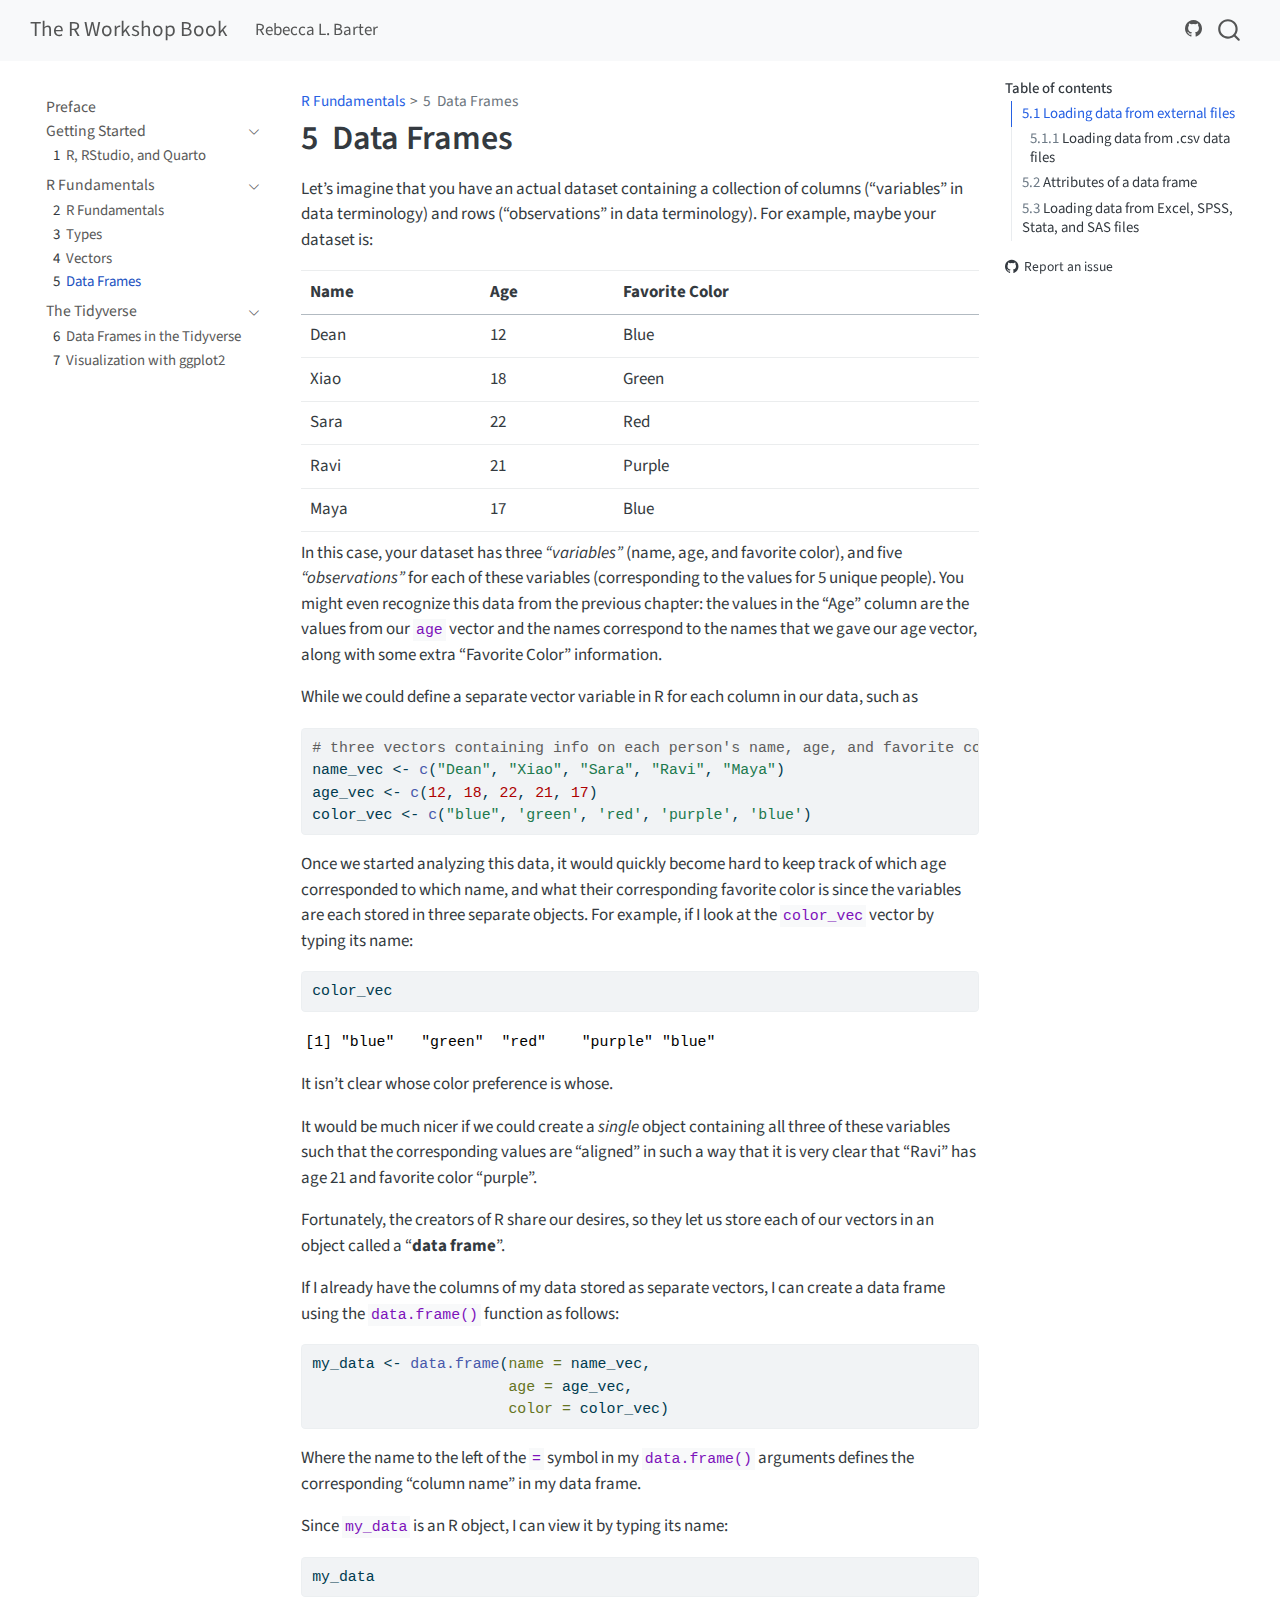
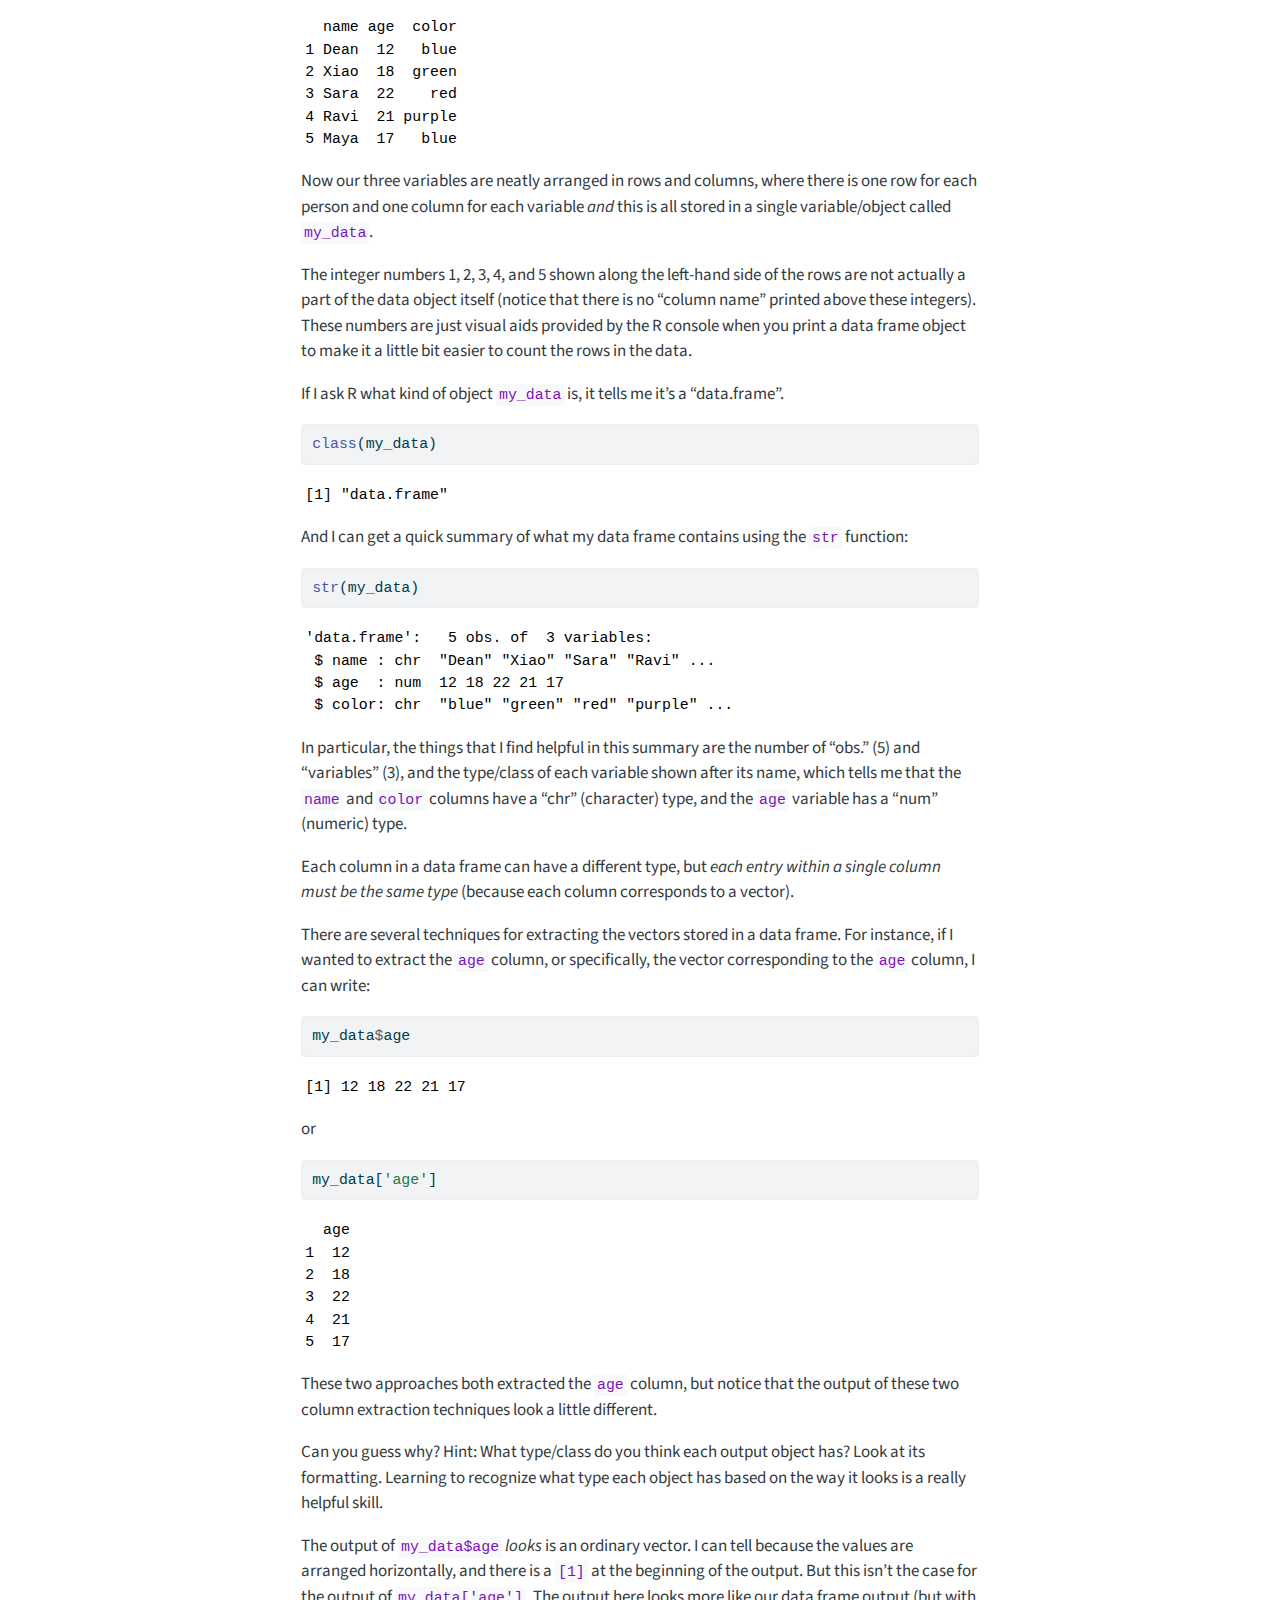
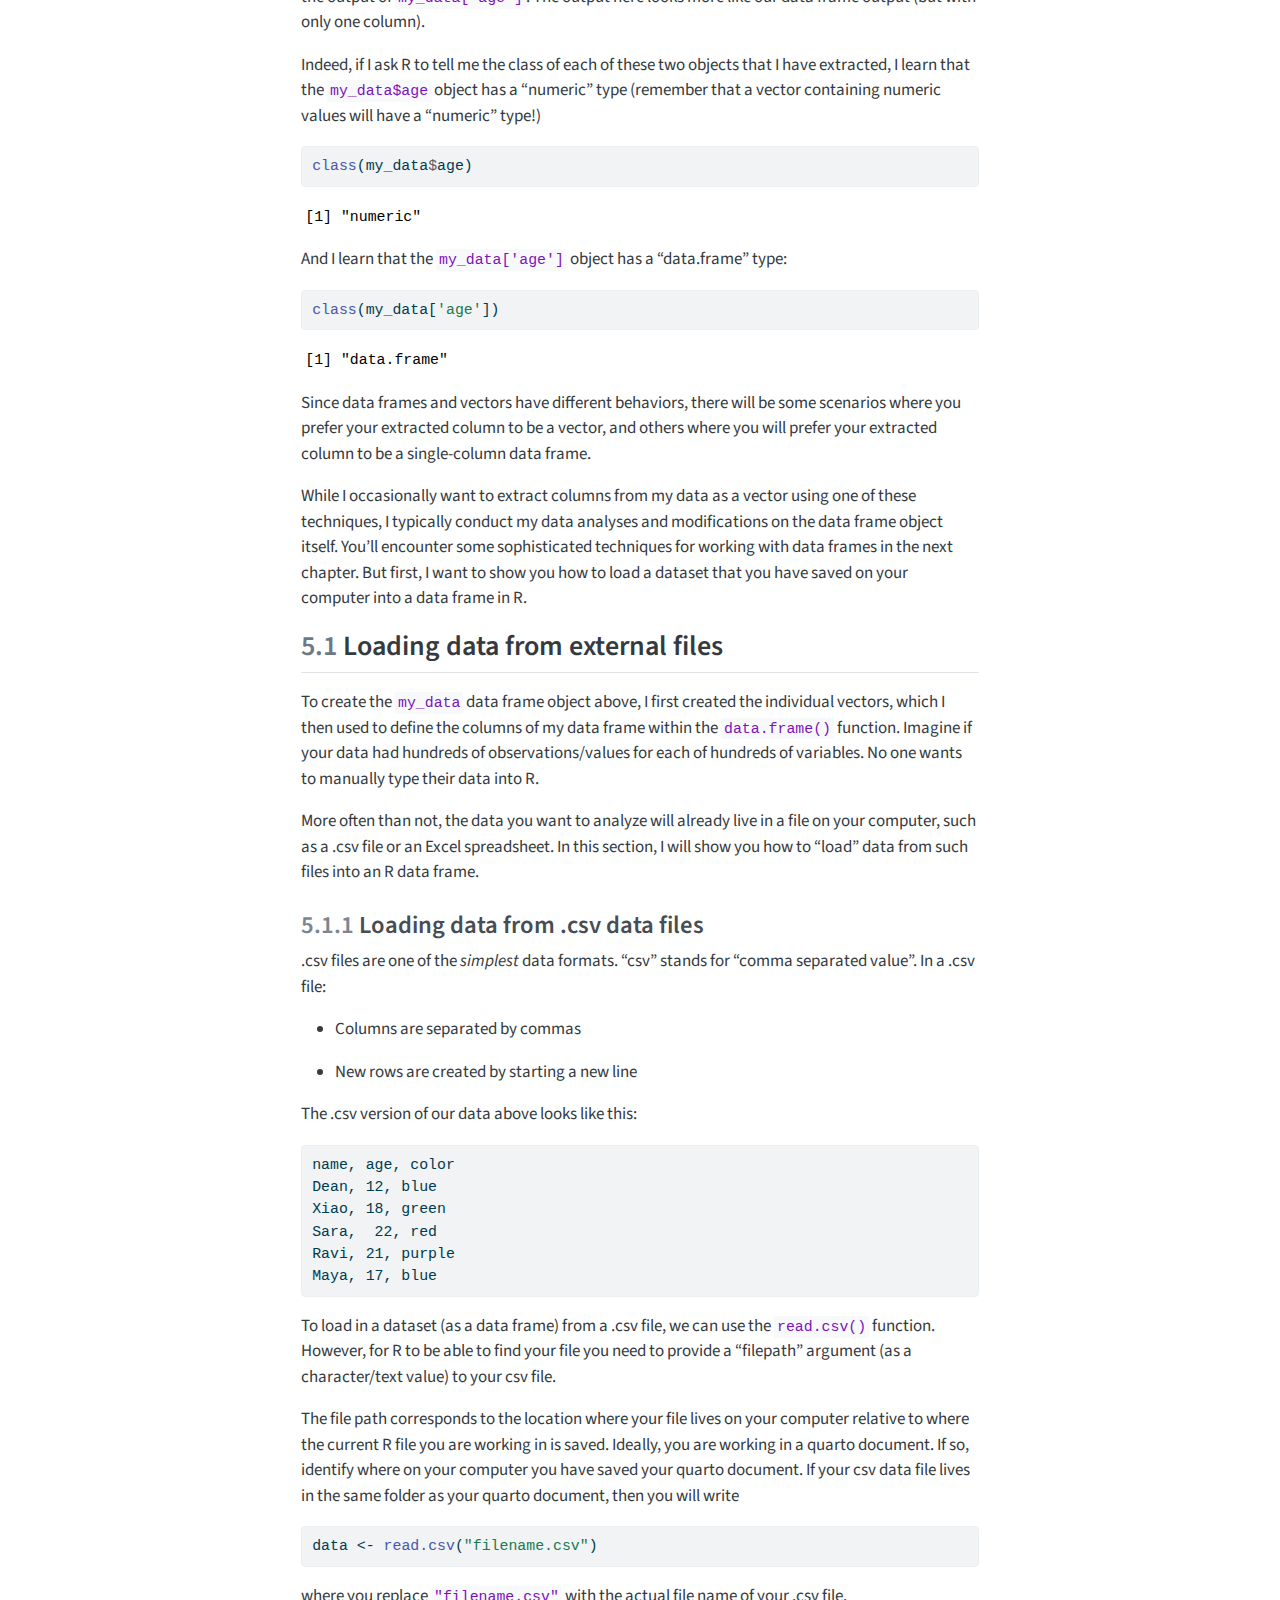
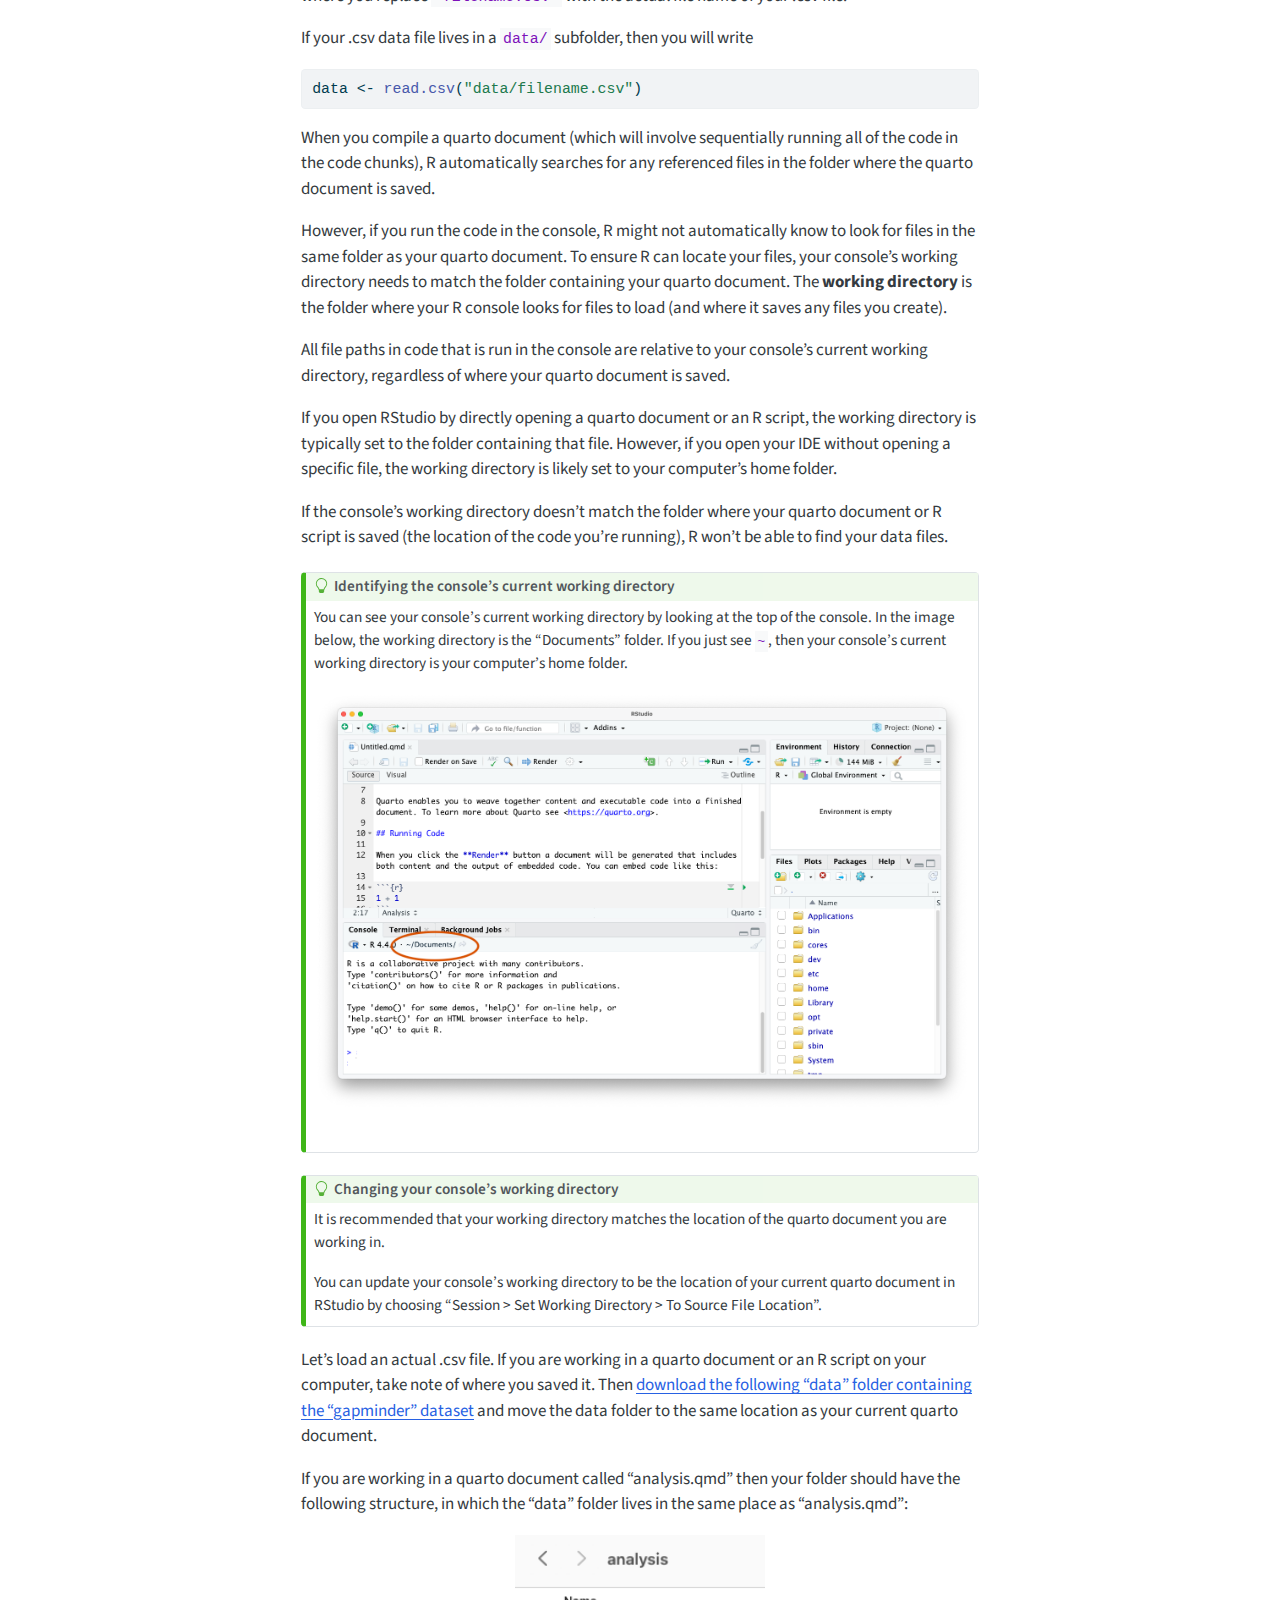
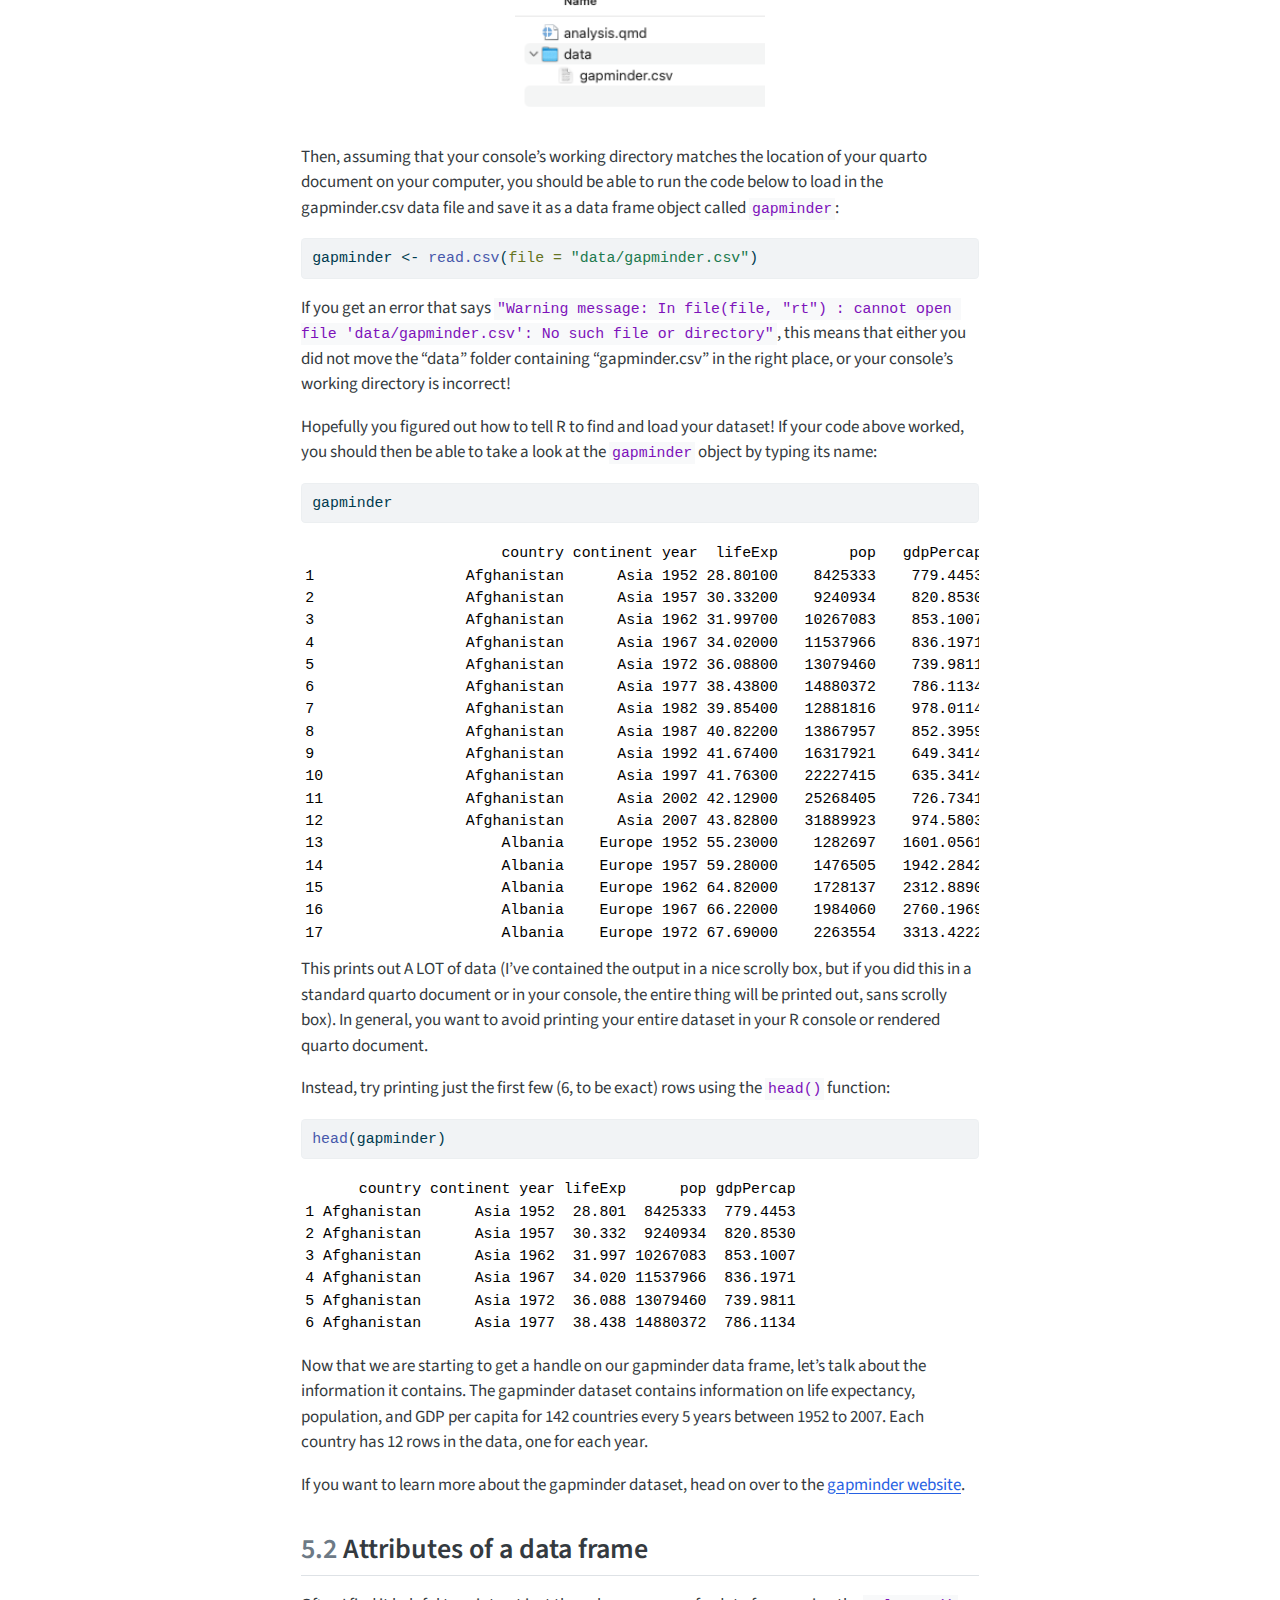
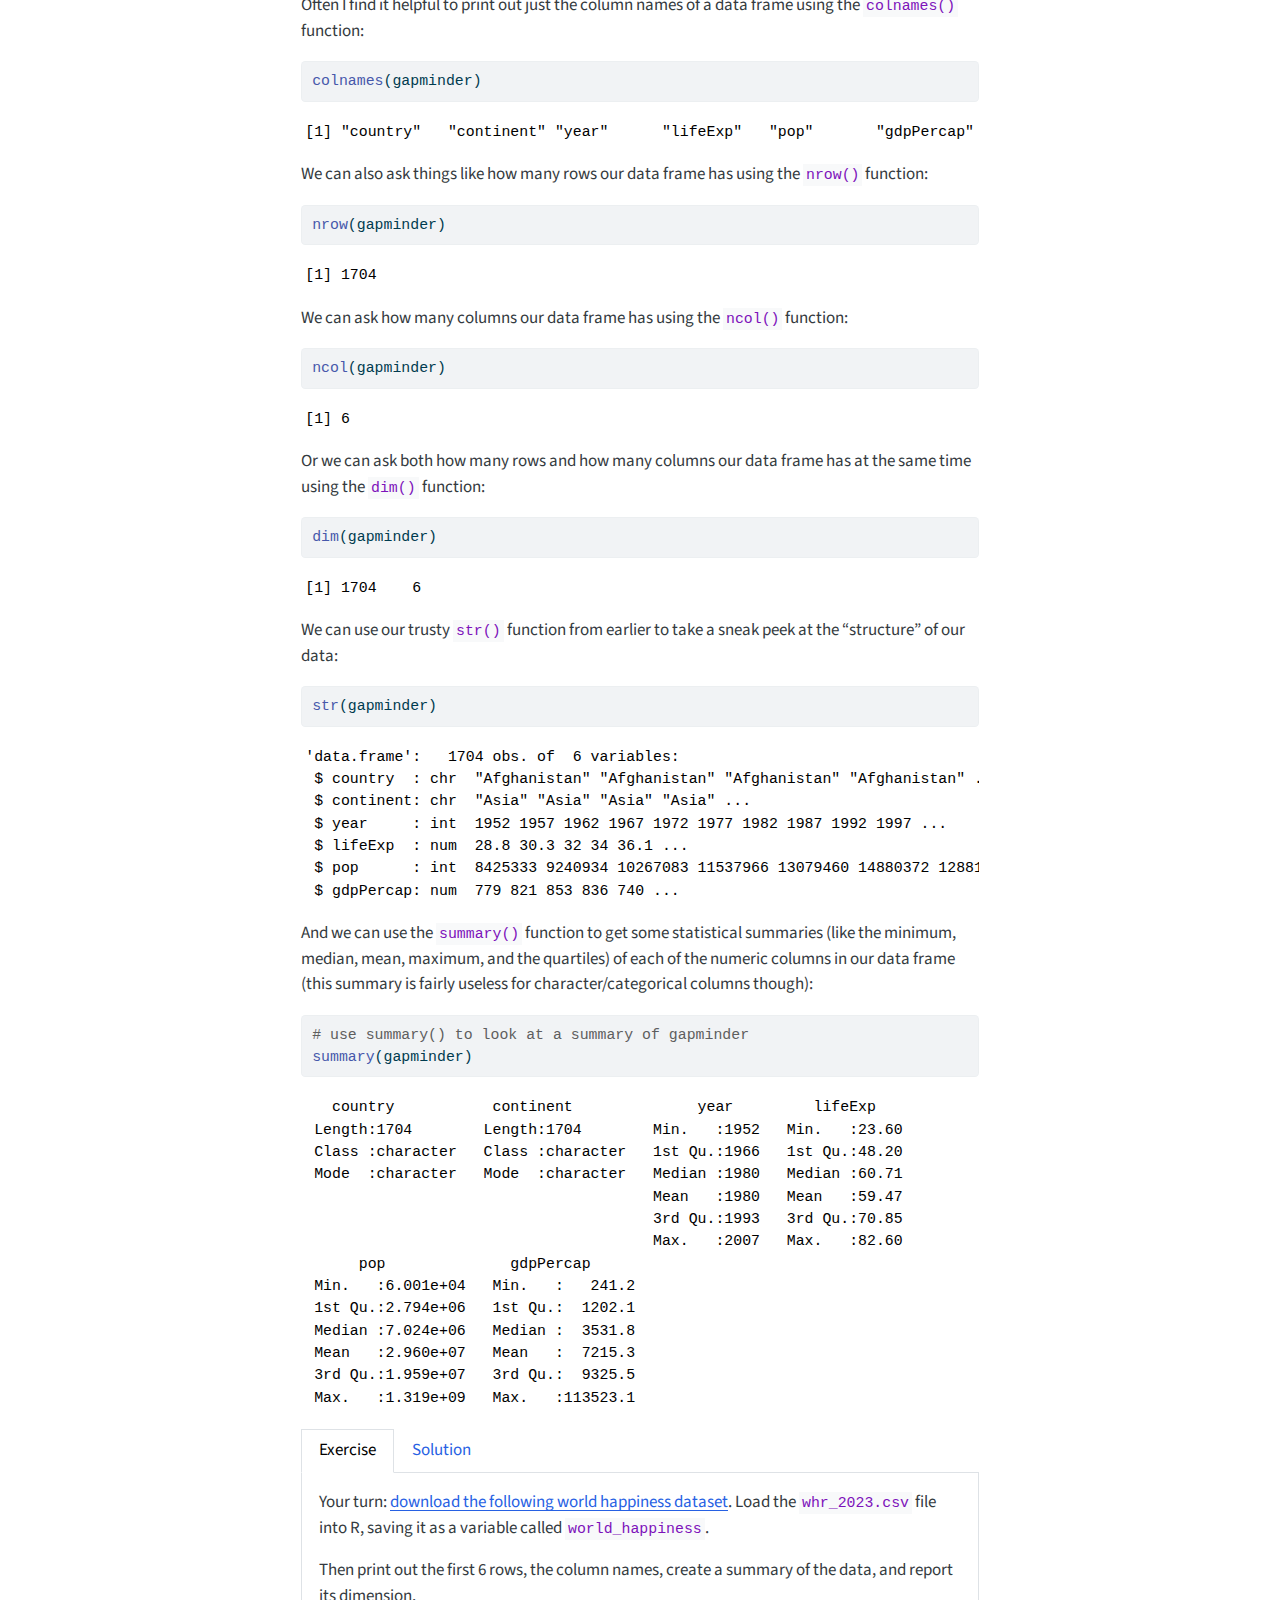
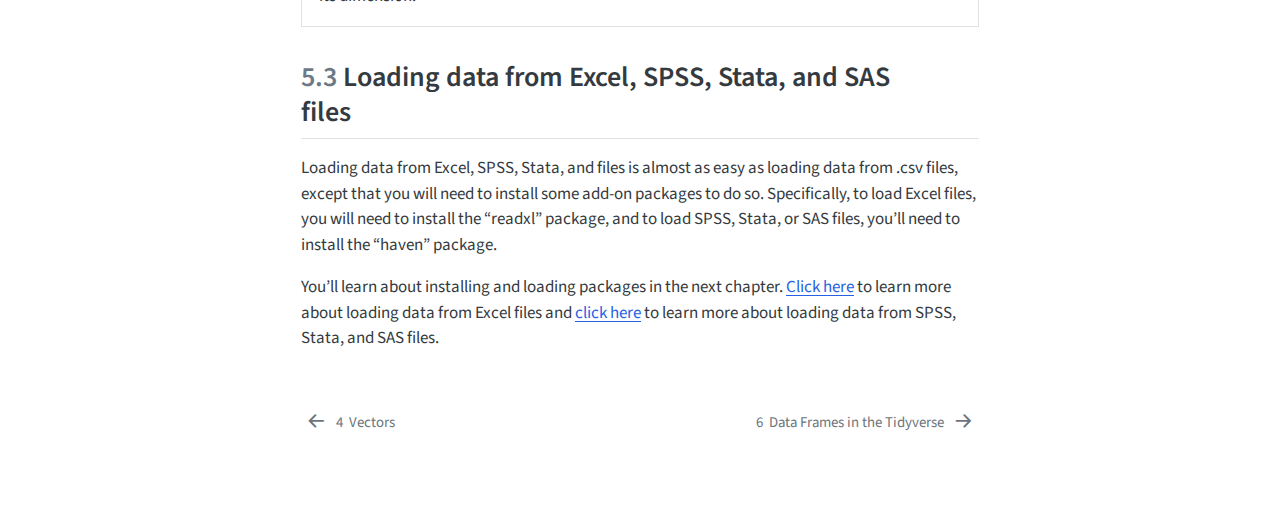
<file: _book/04_data_frames.html>
<!DOCTYPE html>
<html xmlns="http://www.w3.org/1999/xhtml" lang="en" xml:lang="en"><head>

<meta charset="utf-8">
<meta name="generator" content="quarto-1.5.56">

<meta name="viewport" content="width=device-width, initial-scale=1.0, user-scalable=yes">


<title>5&nbsp; Data Frames – The R Workshop Book</title>
<style>
code{white-space: pre-wrap;}
span.smallcaps{font-variant: small-caps;}
div.columns{display: flex; gap: min(4vw, 1.5em);}
div.column{flex: auto; overflow-x: auto;}
div.hanging-indent{margin-left: 1.5em; text-indent: -1.5em;}
ul.task-list{list-style: none;}
ul.task-list li input[type="checkbox"] {
  width: 0.8em;
  margin: 0 0.8em 0.2em -1em; /* quarto-specific, see https://github.com/quarto-dev/quarto-cli/issues/4556 */ 
  vertical-align: middle;
}
/* CSS for syntax highlighting */
pre > code.sourceCode { white-space: pre; position: relative; }
pre > code.sourceCode > span { line-height: 1.25; }
pre > code.sourceCode > span:empty { height: 1.2em; }
.sourceCode { overflow: visible; }
code.sourceCode > span { color: inherit; text-decoration: inherit; }
div.sourceCode { margin: 1em 0; }
pre.sourceCode { margin: 0; }
@media screen {
div.sourceCode { overflow: auto; }
}
@media print {
pre > code.sourceCode { white-space: pre-wrap; }
pre > code.sourceCode > span { display: inline-block; text-indent: -5em; padding-left: 5em; }
}
pre.numberSource code
  { counter-reset: source-line 0; }
pre.numberSource code > span
  { position: relative; left: -4em; counter-increment: source-line; }
pre.numberSource code > span > a:first-child::before
  { content: counter(source-line);
    position: relative; left: -1em; text-align: right; vertical-align: baseline;
    border: none; display: inline-block;
    -webkit-touch-callout: none; -webkit-user-select: none;
    -khtml-user-select: none; -moz-user-select: none;
    -ms-user-select: none; user-select: none;
    padding: 0 4px; width: 4em;
  }
pre.numberSource { margin-left: 3em;  padding-left: 4px; }
div.sourceCode
  {   }
@media screen {
pre > code.sourceCode > span > a:first-child::before { text-decoration: underline; }
}
</style>


<script src="site_libs/quarto-nav/quarto-nav.js"></script>
<script src="site_libs/quarto-nav/headroom.min.js"></script>
<script src="site_libs/clipboard/clipboard.min.js"></script>
<script src="site_libs/quarto-search/autocomplete.umd.js"></script>
<script src="site_libs/quarto-search/fuse.min.js"></script>
<script src="site_libs/quarto-search/quarto-search.js"></script>
<meta name="quarto:offset" content="./">
<link href="./05_dplyr.html" rel="next">
<link href="./03_vectors.html" rel="prev">
<script src="site_libs/quarto-html/quarto.js"></script>
<script src="site_libs/quarto-html/popper.min.js"></script>
<script src="site_libs/quarto-html/tippy.umd.min.js"></script>
<script src="site_libs/quarto-html/anchor.min.js"></script>
<link href="site_libs/quarto-html/tippy.css" rel="stylesheet">
<link href="site_libs/quarto-html/quarto-syntax-highlighting.css" rel="stylesheet" id="quarto-text-highlighting-styles">
<script src="site_libs/bootstrap/bootstrap.min.js"></script>
<link href="site_libs/bootstrap/bootstrap-icons.css" rel="stylesheet">
<link href="site_libs/bootstrap/bootstrap.min.css" rel="stylesheet" id="quarto-bootstrap" data-mode="light">
<script id="quarto-search-options" type="application/json">{
  "location": "navbar",
  "copy-button": false,
  "collapse-after": 3,
  "panel-placement": "end",
  "type": "overlay",
  "limit": 50,
  "keyboard-shortcut": [
    "f",
    "/",
    "s"
  ],
  "show-item-context": false,
  "language": {
    "search-no-results-text": "No results",
    "search-matching-documents-text": "matching documents",
    "search-copy-link-title": "Copy link to search",
    "search-hide-matches-text": "Hide additional matches",
    "search-more-match-text": "more match in this document",
    "search-more-matches-text": "more matches in this document",
    "search-clear-button-title": "Clear",
    "search-text-placeholder": "",
    "search-detached-cancel-button-title": "Cancel",
    "search-submit-button-title": "Submit",
    "search-label": "Search"
  }
}</script>
<script async="" src="https://www.googletagmanager.com/gtag/js?id=G-QXD5CL0YRD"></script>

<script type="text/javascript">

window.dataLayer = window.dataLayer || [];
function gtag(){dataLayer.push(arguments);}
gtag('js', new Date());
gtag('config', 'G-QXD5CL0YRD', { 'anonymize_ip': true});
</script>


</head>

<body class="nav-sidebar floating nav-fixed">

<div id="quarto-search-results"></div>
  <header id="quarto-header" class="headroom fixed-top">
    <nav class="navbar navbar-expand-lg " data-bs-theme="dark">
      <div class="navbar-container container-fluid">
      <div class="navbar-brand-container mx-auto">
    <a class="navbar-brand" href="./index.html">
    <span class="navbar-title">The R Workshop Book</span>
    </a>
  </div>
            <div id="quarto-search" class="" title="Search"></div>
          <button class="navbar-toggler" type="button" data-bs-toggle="collapse" data-bs-target="#navbarCollapse" aria-controls="navbarCollapse" role="menu" aria-expanded="false" aria-label="Toggle navigation" onclick="if (window.quartoToggleHeadroom) { window.quartoToggleHeadroom(); }">
  <span class="navbar-toggler-icon"></span>
</button>
          <div class="collapse navbar-collapse" id="navbarCollapse">
            <ul class="navbar-nav navbar-nav-scroll me-auto">
  <li class="nav-item">
    <a class="nav-link" href="https://www.rebeccabarter.com"> 
<span class="menu-text">Rebecca L. Barter</span></a>
  </li>  
</ul>
          </div> <!-- /navcollapse -->
            <div class="quarto-navbar-tools">
    <a href="https://github.com/rlbarter/r-workshop-book" title="Source Code" class="quarto-navigation-tool px-1" aria-label="Source Code"><i class="bi bi-github"></i></a>
</div>
      </div> <!-- /container-fluid -->
    </nav>
  <nav class="quarto-secondary-nav">
    <div class="container-fluid d-flex">
      <button type="button" class="quarto-btn-toggle btn" data-bs-toggle="collapse" role="button" data-bs-target=".quarto-sidebar-collapse-item" aria-controls="quarto-sidebar" aria-expanded="false" aria-label="Toggle sidebar navigation" onclick="if (window.quartoToggleHeadroom) { window.quartoToggleHeadroom(); }">
        <i class="bi bi-layout-text-sidebar-reverse"></i>
      </button>
        <nav class="quarto-page-breadcrumbs" aria-label="breadcrumb"><ol class="breadcrumb"><li class="breadcrumb-item"><a href="./01_r_fundamentals.html">R Fundamentals</a></li><li class="breadcrumb-item"><a href="./04_data_frames.html"><span class="chapter-number">5</span>&nbsp; <span class="chapter-title">Data Frames</span></a></li></ol></nav>
        <a class="flex-grow-1" role="navigation" data-bs-toggle="collapse" data-bs-target=".quarto-sidebar-collapse-item" aria-controls="quarto-sidebar" aria-expanded="false" aria-label="Toggle sidebar navigation" onclick="if (window.quartoToggleHeadroom) { window.quartoToggleHeadroom(); }">      
        </a>
    </div>
  </nav>
</header>
<!-- content -->
<div id="quarto-content" class="quarto-container page-columns page-rows-contents page-layout-article page-navbar">
<!-- sidebar -->
  <nav id="quarto-sidebar" class="sidebar collapse collapse-horizontal quarto-sidebar-collapse-item sidebar-navigation floating overflow-auto">
    <div class="sidebar-menu-container"> 
    <ul class="list-unstyled mt-1">
        <li class="sidebar-item">
  <div class="sidebar-item-container"> 
  <a href="./index.html" class="sidebar-item-text sidebar-link">
 <span class="menu-text">Preface</span></a>
  </div>
</li>
        <li class="sidebar-item sidebar-item-section">
      <div class="sidebar-item-container"> 
            <a class="sidebar-item-text sidebar-link text-start" data-bs-toggle="collapse" data-bs-target="#quarto-sidebar-section-1" role="navigation" aria-expanded="true">
 <span class="menu-text">Getting Started</span></a>
          <a class="sidebar-item-toggle text-start" data-bs-toggle="collapse" data-bs-target="#quarto-sidebar-section-1" role="navigation" aria-expanded="true" aria-label="Toggle section">
            <i class="bi bi-chevron-right ms-2"></i>
          </a> 
      </div>
      <ul id="quarto-sidebar-section-1" class="collapse list-unstyled sidebar-section depth1 show">  
          <li class="sidebar-item">
  <div class="sidebar-item-container"> 
  <a href="./00_rstudio_quarto.html" class="sidebar-item-text sidebar-link">
 <span class="menu-text"><span class="chapter-number">1</span>&nbsp; <span class="chapter-title">R, RStudio, and Quarto</span></span></a>
  </div>
</li>
      </ul>
  </li>
        <li class="sidebar-item sidebar-item-section">
      <div class="sidebar-item-container"> 
            <a class="sidebar-item-text sidebar-link text-start" data-bs-toggle="collapse" data-bs-target="#quarto-sidebar-section-2" role="navigation" aria-expanded="true">
 <span class="menu-text">R Fundamentals</span></a>
          <a class="sidebar-item-toggle text-start" data-bs-toggle="collapse" data-bs-target="#quarto-sidebar-section-2" role="navigation" aria-expanded="true" aria-label="Toggle section">
            <i class="bi bi-chevron-right ms-2"></i>
          </a> 
      </div>
      <ul id="quarto-sidebar-section-2" class="collapse list-unstyled sidebar-section depth1 show">  
          <li class="sidebar-item">
  <div class="sidebar-item-container"> 
  <a href="./01_r_fundamentals.html" class="sidebar-item-text sidebar-link">
 <span class="menu-text"><span class="chapter-number">2</span>&nbsp; <span class="chapter-title">R Fundamentals</span></span></a>
  </div>
</li>
          <li class="sidebar-item">
  <div class="sidebar-item-container"> 
  <a href="./02_types.html" class="sidebar-item-text sidebar-link">
 <span class="menu-text"><span class="chapter-number">3</span>&nbsp; <span class="chapter-title">Types</span></span></a>
  </div>
</li>
          <li class="sidebar-item">
  <div class="sidebar-item-container"> 
  <a href="./03_vectors.html" class="sidebar-item-text sidebar-link">
 <span class="menu-text"><span class="chapter-number">4</span>&nbsp; <span class="chapter-title">Vectors</span></span></a>
  </div>
</li>
          <li class="sidebar-item">
  <div class="sidebar-item-container"> 
  <a href="./04_data_frames.html" class="sidebar-item-text sidebar-link active">
 <span class="menu-text"><span class="chapter-number">5</span>&nbsp; <span class="chapter-title">Data Frames</span></span></a>
  </div>
</li>
      </ul>
  </li>
        <li class="sidebar-item sidebar-item-section">
      <div class="sidebar-item-container"> 
            <a class="sidebar-item-text sidebar-link text-start" data-bs-toggle="collapse" data-bs-target="#quarto-sidebar-section-3" role="navigation" aria-expanded="true">
 <span class="menu-text">The Tidyverse</span></a>
          <a class="sidebar-item-toggle text-start" data-bs-toggle="collapse" data-bs-target="#quarto-sidebar-section-3" role="navigation" aria-expanded="true" aria-label="Toggle section">
            <i class="bi bi-chevron-right ms-2"></i>
          </a> 
      </div>
      <ul id="quarto-sidebar-section-3" class="collapse list-unstyled sidebar-section depth1 show">  
          <li class="sidebar-item">
  <div class="sidebar-item-container"> 
  <a href="./05_dplyr.html" class="sidebar-item-text sidebar-link">
 <span class="menu-text"><span class="chapter-number">6</span>&nbsp; <span class="chapter-title">Data Frames in the Tidyverse</span></span></a>
  </div>
</li>
          <li class="sidebar-item">
  <div class="sidebar-item-container"> 
  <a href="./06_ggplot2.html" class="sidebar-item-text sidebar-link">
 <span class="menu-text"><span class="chapter-number">7</span>&nbsp; <span class="chapter-title">Visualization with ggplot2</span></span></a>
  </div>
</li>
      </ul>
  </li>
    </ul>
    </div>
</nav>
<div id="quarto-sidebar-glass" class="quarto-sidebar-collapse-item" data-bs-toggle="collapse" data-bs-target=".quarto-sidebar-collapse-item"></div>
<!-- margin-sidebar -->
    <div id="quarto-margin-sidebar" class="sidebar margin-sidebar">
        <nav id="TOC" role="doc-toc" class="toc-active">
    <h2 id="toc-title">Table of contents</h2>
   
  <ul>
  <li><a href="#loading-data-from-external-files" id="toc-loading-data-from-external-files" class="nav-link active" data-scroll-target="#loading-data-from-external-files"><span class="header-section-number">5.1</span> Loading data from external files</a>
  <ul class="collapse">
  <li><a href="#loading-data-from-.csv-data-files" id="toc-loading-data-from-.csv-data-files" class="nav-link" data-scroll-target="#loading-data-from-.csv-data-files"><span class="header-section-number">5.1.1</span> Loading data from .csv data files</a></li>
  </ul></li>
  <li><a href="#attributes-of-a-data-frame" id="toc-attributes-of-a-data-frame" class="nav-link" data-scroll-target="#attributes-of-a-data-frame"><span class="header-section-number">5.2</span> Attributes of a data frame</a></li>
  <li><a href="#loading-data-from-excel-spss-stata-and-sas-files" id="toc-loading-data-from-excel-spss-stata-and-sas-files" class="nav-link" data-scroll-target="#loading-data-from-excel-spss-stata-and-sas-files"><span class="header-section-number">5.3</span> Loading data from Excel, SPSS, Stata, and SAS files</a></li>
  </ul>
<div class="toc-actions"><ul><li><a href="https://github.com/rlbarter/r-workshop-book" class="toc-action"><i class="bi bi-github"></i>Report an issue</a></li></ul></div></nav>
    </div>
<!-- main -->
<main class="content" id="quarto-document-content">

<header id="title-block-header" class="quarto-title-block default"><nav class="quarto-page-breadcrumbs quarto-title-breadcrumbs d-none d-lg-block" aria-label="breadcrumb"><ol class="breadcrumb"><li class="breadcrumb-item"><a href="./01_r_fundamentals.html">R Fundamentals</a></li><li class="breadcrumb-item"><a href="./04_data_frames.html"><span class="chapter-number">5</span>&nbsp; <span class="chapter-title">Data Frames</span></a></li></ol></nav>
<div class="quarto-title">
<h1 class="title"><span class="chapter-number">5</span>&nbsp; <span class="chapter-title">Data Frames</span></h1>
</div>



<div class="quarto-title-meta">

    
  
    
  </div>
  


</header>


<p>Let’s imagine that you have an actual dataset containing a collection of columns (“variables” in data terminology) and rows (“observations” in data terminology). For example, maybe your dataset is:</p>
<table class="caption-top table">
<thead>
<tr class="header">
<th style="text-align: left;">Name</th>
<th style="text-align: left;">Age</th>
<th style="text-align: left;">Favorite Color</th>
</tr>
</thead>
<tbody>
<tr class="odd">
<td style="text-align: left;">Dean</td>
<td style="text-align: left;">12</td>
<td style="text-align: left;">Blue</td>
</tr>
<tr class="even">
<td style="text-align: left;">Xiao</td>
<td style="text-align: left;">18</td>
<td style="text-align: left;">Green</td>
</tr>
<tr class="odd">
<td style="text-align: left;">Sara</td>
<td style="text-align: left;">22</td>
<td style="text-align: left;">Red</td>
</tr>
<tr class="even">
<td style="text-align: left;">Ravi</td>
<td style="text-align: left;">21</td>
<td style="text-align: left;">Purple</td>
</tr>
<tr class="odd">
<td style="text-align: left;">Maya</td>
<td style="text-align: left;">17</td>
<td style="text-align: left;">Blue</td>
</tr>
</tbody>
</table>
<p>In this case, your dataset has three <em>“variables”</em> (name, age, and favorite color), and five <em>“observations”</em> for each of these variables (corresponding to the values for 5 unique people). You might even recognize this data from the previous chapter: the values in the “Age” column are the values from our <code>age</code> vector and the names correspond to the names that we gave our age vector, along with some extra “Favorite Color” information.</p>
<p>While we could define a separate vector variable in R for each column in our data, such as</p>
<div class="cell">
<div class="sourceCode cell-code" id="cb1"><pre class="sourceCode r code-with-copy"><code class="sourceCode r"><span id="cb1-1"><a href="#cb1-1" aria-hidden="true" tabindex="-1"></a><span class="co"># three vectors containing info on each person's name, age, and favorite color</span></span>
<span id="cb1-2"><a href="#cb1-2" aria-hidden="true" tabindex="-1"></a>name_vec <span class="ot">&lt;-</span> <span class="fu">c</span>(<span class="st">"Dean"</span>, <span class="st">"Xiao"</span>, <span class="st">"Sara"</span>, <span class="st">"Ravi"</span>, <span class="st">"Maya"</span>)</span>
<span id="cb1-3"><a href="#cb1-3" aria-hidden="true" tabindex="-1"></a>age_vec <span class="ot">&lt;-</span> <span class="fu">c</span>(<span class="dv">12</span>, <span class="dv">18</span>, <span class="dv">22</span>, <span class="dv">21</span>, <span class="dv">17</span>)</span>
<span id="cb1-4"><a href="#cb1-4" aria-hidden="true" tabindex="-1"></a>color_vec <span class="ot">&lt;-</span> <span class="fu">c</span>(<span class="st">"blue"</span>, <span class="st">'green'</span>, <span class="st">'red'</span>, <span class="st">'purple'</span>, <span class="st">'blue'</span>)</span></code><button title="Copy to Clipboard" class="code-copy-button"><i class="bi"></i></button></pre></div>
</div>
<p>Once we started analyzing this data, it would quickly become hard to keep track of which age corresponded to which name, and what their corresponding favorite color is since the variables are each stored in three separate objects. For example, if I look at the <code>color_vec</code> vector by typing its name:</p>
<div class="cell">
<div class="sourceCode cell-code" id="cb2"><pre class="sourceCode r code-with-copy"><code class="sourceCode r"><span id="cb2-1"><a href="#cb2-1" aria-hidden="true" tabindex="-1"></a>color_vec</span></code><button title="Copy to Clipboard" class="code-copy-button"><i class="bi"></i></button></pre></div>
<div class="cell-output cell-output-stdout">
<pre><code>[1] "blue"   "green"  "red"    "purple" "blue"  </code></pre>
</div>
</div>
<p>It isn’t clear whose color preference is whose.</p>
<p>It would be much nicer if we could create a <em>single</em> object containing all three of these variables such that the corresponding values are “aligned” in such a way that it is very clear that “Ravi” has age 21 and favorite color “purple”.</p>
<p>Fortunately, the creators of R share our desires, so they let us store each of our vectors in an object called a “<strong>data frame</strong>”.</p>
<p>If I already have the columns of my data stored as separate vectors, I can create a data frame using the <code>data.frame()</code> function as follows:</p>
<div class="cell">
<div class="sourceCode cell-code" id="cb4"><pre class="sourceCode r code-with-copy"><code class="sourceCode r"><span id="cb4-1"><a href="#cb4-1" aria-hidden="true" tabindex="-1"></a>my_data <span class="ot">&lt;-</span> <span class="fu">data.frame</span>(<span class="at">name =</span> name_vec,</span>
<span id="cb4-2"><a href="#cb4-2" aria-hidden="true" tabindex="-1"></a>                      <span class="at">age =</span> age_vec, </span>
<span id="cb4-3"><a href="#cb4-3" aria-hidden="true" tabindex="-1"></a>                      <span class="at">color =</span> color_vec)</span></code><button title="Copy to Clipboard" class="code-copy-button"><i class="bi"></i></button></pre></div>
</div>
<p>Where the name to the left of the <code>=</code> symbol in my <code>data.frame()</code> arguments defines the corresponding “column name” in my data frame.</p>
<p>Since <code>my_data</code> is an R object, I can view it by typing its name:</p>
<div class="cell">
<div class="sourceCode cell-code" id="cb5"><pre class="sourceCode r code-with-copy"><code class="sourceCode r"><span id="cb5-1"><a href="#cb5-1" aria-hidden="true" tabindex="-1"></a>my_data</span></code><button title="Copy to Clipboard" class="code-copy-button"><i class="bi"></i></button></pre></div>
<div class="cell-output cell-output-stdout">
<pre><code>  name age  color
1 Dean  12   blue
2 Xiao  18  green
3 Sara  22    red
4 Ravi  21 purple
5 Maya  17   blue</code></pre>
</div>
</div>
<p>Now our three variables are neatly arranged in rows and columns, where there is one row for each person and one column for each variable <em>and</em> this is all stored in a single variable/object called <code>my_data</code>.</p>
<p>The integer numbers 1, 2, 3, 4, and 5 shown along the left-hand side of the rows are not actually a part of the data object itself (notice that there is no “column name” printed above these integers). These numbers are just visual aids provided by the R console when you print a data frame object to make it a little bit easier to count the rows in the data.</p>
<p>If I ask R what kind of object <code>my_data</code> is, it tells me it’s a “data.frame”.</p>
<div class="cell">
<div class="sourceCode cell-code" id="cb7"><pre class="sourceCode r code-with-copy"><code class="sourceCode r"><span id="cb7-1"><a href="#cb7-1" aria-hidden="true" tabindex="-1"></a><span class="fu">class</span>(my_data)</span></code><button title="Copy to Clipboard" class="code-copy-button"><i class="bi"></i></button></pre></div>
<div class="cell-output cell-output-stdout">
<pre><code>[1] "data.frame"</code></pre>
</div>
</div>
<p>And I can get a quick summary of what my data frame contains using the <code>str</code> function:</p>
<div class="cell">
<div class="sourceCode cell-code" id="cb9"><pre class="sourceCode r code-with-copy"><code class="sourceCode r"><span id="cb9-1"><a href="#cb9-1" aria-hidden="true" tabindex="-1"></a><span class="fu">str</span>(my_data)</span></code><button title="Copy to Clipboard" class="code-copy-button"><i class="bi"></i></button></pre></div>
<div class="cell-output cell-output-stdout">
<pre><code>'data.frame':   5 obs. of  3 variables:
 $ name : chr  "Dean" "Xiao" "Sara" "Ravi" ...
 $ age  : num  12 18 22 21 17
 $ color: chr  "blue" "green" "red" "purple" ...</code></pre>
</div>
</div>
<p>In particular, the things that I find helpful in this summary are the number of “obs.” (5) and “variables” (3), and the type/class of each variable shown after its name, which tells me that the <code>name</code> and <code>color</code> columns have a “chr” (character) type, and the <code>age</code> variable has a “num” (numeric) type.</p>
<p>Each column in a data frame can have a different type, but <em>each entry within a single column must be the same type</em> (because each column corresponds to a vector).</p>
<p>There are several techniques for extracting the vectors stored in a data frame. For instance, if I wanted to extract the <code>age</code> column, or specifically, the vector corresponding to the <code>age</code> column, I can write:</p>
<div class="cell">
<div class="sourceCode cell-code" id="cb11"><pre class="sourceCode r code-with-copy"><code class="sourceCode r"><span id="cb11-1"><a href="#cb11-1" aria-hidden="true" tabindex="-1"></a>my_data<span class="sc">$</span>age</span></code><button title="Copy to Clipboard" class="code-copy-button"><i class="bi"></i></button></pre></div>
<div class="cell-output cell-output-stdout">
<pre><code>[1] 12 18 22 21 17</code></pre>
</div>
</div>
<p>or</p>
<div class="cell">
<div class="sourceCode cell-code" id="cb13"><pre class="sourceCode r code-with-copy"><code class="sourceCode r"><span id="cb13-1"><a href="#cb13-1" aria-hidden="true" tabindex="-1"></a>my_data[<span class="st">'age'</span>]</span></code><button title="Copy to Clipboard" class="code-copy-button"><i class="bi"></i></button></pre></div>
<div class="cell-output cell-output-stdout">
<pre><code>  age
1  12
2  18
3  22
4  21
5  17</code></pre>
</div>
</div>
<p>These two approaches both extracted the <code>age</code> column, but notice that the output of these two column extraction techniques look a little different.</p>
<p>Can you guess why? Hint: What type/class do you think each output object has? Look at its formatting. Learning to recognize what type each object has based on the way it looks is a really helpful skill.</p>
<p>The output of <code>my_data$age</code> <em>looks</em> is an ordinary vector. I can tell because the values are arranged horizontally, and there is a <code>[1]</code> at the beginning of the output. But this isn’t the case for the output of <code>my_data['age']</code>. The output here looks more like our data frame output (but with only one column).</p>
<p>Indeed, if I ask R to tell me the class of each of these two objects that I have extracted, I learn that the <code>my_data$age</code> object has a “numeric” type (remember that a vector containing numeric values will have a “numeric” type!)</p>
<div class="cell">
<div class="sourceCode cell-code" id="cb15"><pre class="sourceCode r code-with-copy"><code class="sourceCode r"><span id="cb15-1"><a href="#cb15-1" aria-hidden="true" tabindex="-1"></a><span class="fu">class</span>(my_data<span class="sc">$</span>age)</span></code><button title="Copy to Clipboard" class="code-copy-button"><i class="bi"></i></button></pre></div>
<div class="cell-output cell-output-stdout">
<pre><code>[1] "numeric"</code></pre>
</div>
</div>
<p>And I learn that the <code>my_data['age']</code> object has a “data.frame” type:</p>
<div class="cell">
<div class="sourceCode cell-code" id="cb17"><pre class="sourceCode r code-with-copy"><code class="sourceCode r"><span id="cb17-1"><a href="#cb17-1" aria-hidden="true" tabindex="-1"></a><span class="fu">class</span>(my_data[<span class="st">'age'</span>])</span></code><button title="Copy to Clipboard" class="code-copy-button"><i class="bi"></i></button></pre></div>
<div class="cell-output cell-output-stdout">
<pre><code>[1] "data.frame"</code></pre>
</div>
</div>
<p>Since data frames and vectors have different behaviors, there will be some scenarios where you prefer your extracted column to be a vector, and others where you will prefer your extracted column to be a single-column data frame.</p>
<p>While I occasionally want to extract columns from my data as a vector using one of these techniques, I typically conduct my data analyses and modifications on the data frame object itself. You’ll encounter some sophisticated techniques for working with data frames in the next chapter. But first, I want to show you how to load a dataset that you have saved on your computer into a data frame in R.</p>
<section id="loading-data-from-external-files" class="level2" data-number="5.1">
<h2 data-number="5.1" class="anchored" data-anchor-id="loading-data-from-external-files"><span class="header-section-number">5.1</span> Loading data from external files</h2>
<p>To create the <code>my_data</code> data frame object above, I first created the individual vectors, which I then used to define the columns of my data frame within the <code>data.frame()</code> function. Imagine if your data had hundreds of observations/values for each of hundreds of variables. No one wants to manually type their data into R.</p>
<p>More often than not, the data you want to analyze will already live in a file on your computer, such as a .csv file or an Excel spreadsheet. In this section, I will show you how to “load” data from such files into an R data frame.</p>
<section id="loading-data-from-.csv-data-files" class="level3" data-number="5.1.1">
<h3 data-number="5.1.1" class="anchored" data-anchor-id="loading-data-from-.csv-data-files"><span class="header-section-number">5.1.1</span> Loading data from .csv data files</h3>
<p>.csv files are one of the <em>simplest</em> data formats. “csv” stands for “comma separated value”. In a .csv file:</p>
<ul>
<li><p>Columns are separated by commas</p></li>
<li><p>New rows are created by starting a new line</p></li>
</ul>
<p>The .csv version of our data above looks like this:</p>
<div class="sourceCode" id="cb19"><pre class="sourceCode default code-with-copy"><code class="sourceCode default"><span id="cb19-1"><a href="#cb19-1" aria-hidden="true" tabindex="-1"></a>name, age, color</span>
<span id="cb19-2"><a href="#cb19-2" aria-hidden="true" tabindex="-1"></a>Dean, 12, blue</span>
<span id="cb19-3"><a href="#cb19-3" aria-hidden="true" tabindex="-1"></a>Xiao, 18, green</span>
<span id="cb19-4"><a href="#cb19-4" aria-hidden="true" tabindex="-1"></a>Sara,  22, red</span>
<span id="cb19-5"><a href="#cb19-5" aria-hidden="true" tabindex="-1"></a>Ravi, 21, purple</span>
<span id="cb19-6"><a href="#cb19-6" aria-hidden="true" tabindex="-1"></a>Maya, 17, blue</span></code><button title="Copy to Clipboard" class="code-copy-button"><i class="bi"></i></button></pre></div>
<p>To load in a dataset (as a data frame) from a .csv file, we can use the <code>read.csv()</code> function. However, for R to be able to find your file you need to provide a “filepath” argument (as a character/text value) to your csv file.</p>
<p>The file path corresponds to the location where your file lives on your computer relative to where the current R file you are working in is saved. Ideally, you are working in a quarto document. If so, identify where on your computer you have saved your quarto document. If your csv data file lives in the same folder as your quarto document, then you will write</p>
<div class="cell">
<div class="sourceCode cell-code" id="cb20"><pre class="sourceCode r code-with-copy"><code class="sourceCode r"><span id="cb20-1"><a href="#cb20-1" aria-hidden="true" tabindex="-1"></a>data <span class="ot">&lt;-</span> <span class="fu">read.csv</span>(<span class="st">"filename.csv"</span>)</span></code><button title="Copy to Clipboard" class="code-copy-button"><i class="bi"></i></button></pre></div>
</div>
<p>where you replace <code>"filename.csv"</code> with the actual file name of your .csv file.</p>
<p>If your .csv data file lives in a <code>data/</code> subfolder, then you will write</p>
<div class="cell">
<div class="sourceCode cell-code" id="cb21"><pre class="sourceCode r code-with-copy"><code class="sourceCode r"><span id="cb21-1"><a href="#cb21-1" aria-hidden="true" tabindex="-1"></a>data <span class="ot">&lt;-</span> <span class="fu">read.csv</span>(<span class="st">"data/filename.csv"</span>)</span></code><button title="Copy to Clipboard" class="code-copy-button"><i class="bi"></i></button></pre></div>
</div>
<p>When you compile a quarto document (which will involve sequentially running all of the code in the code chunks), R automatically searches for any referenced files in the folder where the quarto document is saved.</p>
<p>However, if you run the code in the console, R might not automatically know to look for files in the same folder as your quarto document. To ensure R can locate your files, your console’s working directory needs to match the folder containing your quarto document. The <strong>working directory</strong> is the folder where your R console looks for files to load (and where it saves any files you create).</p>
<p>All file paths in code that is run in the console are relative to your console’s current working directory, regardless of where your quarto document is saved.</p>
<p>If you open RStudio by directly opening a quarto document or an R script, the working directory is typically set to the folder containing that file. However, if you open your IDE without opening a specific file, the working directory is likely set to your computer’s home folder.</p>
<p>If the console’s working directory doesn’t match the folder where your quarto document or R script is saved (the location of the code you’re running), R won’t be able to find your data files.</p>
<div class="callout callout-style-default callout-tip callout-titled">
<div class="callout-header d-flex align-content-center">
<div class="callout-icon-container">
<i class="callout-icon"></i>
</div>
<div class="callout-title-container flex-fill">
Identifying the console’s current working directory
</div>
</div>
<div class="callout-body-container callout-body">
<p>You can see your console’s current working directory by looking at the top of the console. In the image below, the working directory is the “Documents” folder. If you just see <code>~</code>, then your console’s current working directory is your computer’s home folder.</p>
<div class="cell">
<div class="cell-output-display">
<div>
<figure class="figure">
<p><img src="figures/working_directory.png" class="img-fluid figure-img" width="776"></p>
</figure>
</div>
</div>
</div>
</div>
</div>
<div class="callout callout-style-default callout-tip callout-titled">
<div class="callout-header d-flex align-content-center">
<div class="callout-icon-container">
<i class="callout-icon"></i>
</div>
<div class="callout-title-container flex-fill">
Changing your console’s working directory
</div>
</div>
<div class="callout-body-container callout-body">
<p>It is recommended that your working directory matches the location of the quarto document you are working in.</p>
<p>You can update your console’s working directory to be the location of your current quarto document in RStudio by choosing “Session &gt; Set Working Directory &gt; To Source File Location”.</p>
</div>
</div>
<p>Let’s load an actual .csv file. If you are working in a quarto document or an R script on your computer, take note of where you saved it. Then <a href="https://github.com/rlbarter/r-book/raw/refs/heads/main/data/data.zip">download the following “data” folder containing the “gapminder” dataset</a> and move the data folder to the same location as your current quarto document.</p>
<p>If you are working in a quarto document called “analysis.qmd” then your folder should have the following structure, in which the “data” folder lives in the same place as “analysis.qmd”:</p>
<div class="cell" data-layout-align="center">
<div class="cell-output-display">
<div class="quarto-figure quarto-figure-center">
<figure class="figure">
<p><img src="figures/data_folder.png" class="img-fluid quarto-figure quarto-figure-center figure-img" width="250"></p>
</figure>
</div>
</div>
</div>
<p>Then, assuming that your console’s working directory matches the location of your quarto document on your computer, you should be able to run the code below to load in the gapminder.csv data file and save it as a data frame object called <code>gapminder</code>:</p>
<div class="cell">
<div class="sourceCode cell-code" id="cb22"><pre class="sourceCode r code-with-copy"><code class="sourceCode r"><span id="cb22-1"><a href="#cb22-1" aria-hidden="true" tabindex="-1"></a>gapminder <span class="ot">&lt;-</span> <span class="fu">read.csv</span>(<span class="at">file =</span> <span class="st">"data/gapminder.csv"</span>)</span></code><button title="Copy to Clipboard" class="code-copy-button"><i class="bi"></i></button></pre></div>
</div>
<p>If you get an error that says <code>"Warning message: In file(file, "rt") : cannot open file 'data/gapminder.csv': No such file or directory"</code>, this means that either you did not move the “data” folder containing “gapminder.csv” in the right place, or your console’s working directory is incorrect!</p>
<p>Hopefully you figured out how to tell R to find and load your dataset! If your code above worked, you should then be able to take a look at the <code>gapminder</code> object by typing its name:</p>
<div class="cell">
<div class="sourceCode cell-code" id="cb23"><pre class="sourceCode r code-with-copy"><code class="sourceCode r"><span id="cb23-1"><a href="#cb23-1" aria-hidden="true" tabindex="-1"></a>gapminder</span></code><button title="Copy to Clipboard" class="code-copy-button"><i class="bi"></i></button></pre></div>
<div class="cell-output cell-output-stdout">
<pre style="height: 400px"><code>                      country continent year  lifeExp        pop   gdpPercap
1                 Afghanistan      Asia 1952 28.80100    8425333    779.4453
2                 Afghanistan      Asia 1957 30.33200    9240934    820.8530
3                 Afghanistan      Asia 1962 31.99700   10267083    853.1007
4                 Afghanistan      Asia 1967 34.02000   11537966    836.1971
5                 Afghanistan      Asia 1972 36.08800   13079460    739.9811
6                 Afghanistan      Asia 1977 38.43800   14880372    786.1134
7                 Afghanistan      Asia 1982 39.85400   12881816    978.0114
8                 Afghanistan      Asia 1987 40.82200   13867957    852.3959
9                 Afghanistan      Asia 1992 41.67400   16317921    649.3414
10                Afghanistan      Asia 1997 41.76300   22227415    635.3414
11                Afghanistan      Asia 2002 42.12900   25268405    726.7341
12                Afghanistan      Asia 2007 43.82800   31889923    974.5803
13                    Albania    Europe 1952 55.23000    1282697   1601.0561
14                    Albania    Europe 1957 59.28000    1476505   1942.2842
15                    Albania    Europe 1962 64.82000    1728137   2312.8890
16                    Albania    Europe 1967 66.22000    1984060   2760.1969
17                    Albania    Europe 1972 67.69000    2263554   3313.4222
18                    Albania    Europe 1977 68.93000    2509048   3533.0039
19                    Albania    Europe 1982 70.42000    2780097   3630.8807
20                    Albania    Europe 1987 72.00000    3075321   3738.9327
21                    Albania    Europe 1992 71.58100    3326498   2497.4379
22                    Albania    Europe 1997 72.95000    3428038   3193.0546
23                    Albania    Europe 2002 75.65100    3508512   4604.2117
24                    Albania    Europe 2007 76.42300    3600523   5937.0295
25                    Algeria    Africa 1952 43.07700    9279525   2449.0082
26                    Algeria    Africa 1957 45.68500   10270856   3013.9760
27                    Algeria    Africa 1962 48.30300   11000948   2550.8169
28                    Algeria    Africa 1967 51.40700   12760499   3246.9918
29                    Algeria    Africa 1972 54.51800   14760787   4182.6638
30                    Algeria    Africa 1977 58.01400   17152804   4910.4168
31                    Algeria    Africa 1982 61.36800   20033753   5745.1602
32                    Algeria    Africa 1987 65.79900   23254956   5681.3585
33                    Algeria    Africa 1992 67.74400   26298373   5023.2166
34                    Algeria    Africa 1997 69.15200   29072015   4797.2951
35                    Algeria    Africa 2002 70.99400   31287142   5288.0404
36                    Algeria    Africa 2007 72.30100   33333216   6223.3675
37                     Angola    Africa 1952 30.01500    4232095   3520.6103
38                     Angola    Africa 1957 31.99900    4561361   3827.9405
39                     Angola    Africa 1962 34.00000    4826015   4269.2767
40                     Angola    Africa 1967 35.98500    5247469   5522.7764
41                     Angola    Africa 1972 37.92800    5894858   5473.2880
42                     Angola    Africa 1977 39.48300    6162675   3008.6474
43                     Angola    Africa 1982 39.94200    7016384   2756.9537
44                     Angola    Africa 1987 39.90600    7874230   2430.2083
45                     Angola    Africa 1992 40.64700    8735988   2627.8457
46                     Angola    Africa 1997 40.96300    9875024   2277.1409
47                     Angola    Africa 2002 41.00300   10866106   2773.2873
48                     Angola    Africa 2007 42.73100   12420476   4797.2313
49                  Argentina  Americas 1952 62.48500   17876956   5911.3151
50                  Argentina  Americas 1957 64.39900   19610538   6856.8562
51                  Argentina  Americas 1962 65.14200   21283783   7133.1660
52                  Argentina  Americas 1967 65.63400   22934225   8052.9530
53                  Argentina  Americas 1972 67.06500   24779799   9443.0385
54                  Argentina  Americas 1977 68.48100   26983828  10079.0267
55                  Argentina  Americas 1982 69.94200   29341374   8997.8974
56                  Argentina  Americas 1987 70.77400   31620918   9139.6714
57                  Argentina  Americas 1992 71.86800   33958947   9308.4187
58                  Argentina  Americas 1997 73.27500   36203463  10967.2820
59                  Argentina  Americas 2002 74.34000   38331121   8797.6407
60                  Argentina  Americas 2007 75.32000   40301927  12779.3796
61                  Australia   Oceania 1952 69.12000    8691212  10039.5956
62                  Australia   Oceania 1957 70.33000    9712569  10949.6496
63                  Australia   Oceania 1962 70.93000   10794968  12217.2269
64                  Australia   Oceania 1967 71.10000   11872264  14526.1246
65                  Australia   Oceania 1972 71.93000   13177000  16788.6295
66                  Australia   Oceania 1977 73.49000   14074100  18334.1975
67                  Australia   Oceania 1982 74.74000   15184200  19477.0093
68                  Australia   Oceania 1987 76.32000   16257249  21888.8890
69                  Australia   Oceania 1992 77.56000   17481977  23424.7668
70                  Australia   Oceania 1997 78.83000   18565243  26997.9366
71                  Australia   Oceania 2002 80.37000   19546792  30687.7547
72                  Australia   Oceania 2007 81.23500   20434176  34435.3674
73                    Austria    Europe 1952 66.80000    6927772   6137.0765
74                    Austria    Europe 1957 67.48000    6965860   8842.5980
75                    Austria    Europe 1962 69.54000    7129864  10750.7211
76                    Austria    Europe 1967 70.14000    7376998  12834.6024
77                    Austria    Europe 1972 70.63000    7544201  16661.6256
78                    Austria    Europe 1977 72.17000    7568430  19749.4223
79                    Austria    Europe 1982 73.18000    7574613  21597.0836
80                    Austria    Europe 1987 74.94000    7578903  23687.8261
81                    Austria    Europe 1992 76.04000    7914969  27042.0187
82                    Austria    Europe 1997 77.51000    8069876  29095.9207
83                    Austria    Europe 2002 78.98000    8148312  32417.6077
84                    Austria    Europe 2007 79.82900    8199783  36126.4927
85                    Bahrain      Asia 1952 50.93900     120447   9867.0848
86                    Bahrain      Asia 1957 53.83200     138655  11635.7995
87                    Bahrain      Asia 1962 56.92300     171863  12753.2751
88                    Bahrain      Asia 1967 59.92300     202182  14804.6727
89                    Bahrain      Asia 1972 63.30000     230800  18268.6584
90                    Bahrain      Asia 1977 65.59300     297410  19340.1020
91                    Bahrain      Asia 1982 69.05200     377967  19211.1473
92                    Bahrain      Asia 1987 70.75000     454612  18524.0241
93                    Bahrain      Asia 1992 72.60100     529491  19035.5792
94                    Bahrain      Asia 1997 73.92500     598561  20292.0168
95                    Bahrain      Asia 2002 74.79500     656397  23403.5593
96                    Bahrain      Asia 2007 75.63500     708573  29796.0483
97                 Bangladesh      Asia 1952 37.48400   46886859    684.2442
98                 Bangladesh      Asia 1957 39.34800   51365468    661.6375
99                 Bangladesh      Asia 1962 41.21600   56839289    686.3416
100                Bangladesh      Asia 1967 43.45300   62821884    721.1861
101                Bangladesh      Asia 1972 45.25200   70759295    630.2336
102                Bangladesh      Asia 1977 46.92300   80428306    659.8772
103                Bangladesh      Asia 1982 50.00900   93074406    676.9819
104                Bangladesh      Asia 1987 52.81900  103764241    751.9794
105                Bangladesh      Asia 1992 56.01800  113704579    837.8102
106                Bangladesh      Asia 1997 59.41200  123315288    972.7700
107                Bangladesh      Asia 2002 62.01300  135656790   1136.3904
108                Bangladesh      Asia 2007 64.06200  150448339   1391.2538
109                   Belgium    Europe 1952 68.00000    8730405   8343.1051
110                   Belgium    Europe 1957 69.24000    8989111   9714.9606
111                   Belgium    Europe 1962 70.25000    9218400  10991.2068
112                   Belgium    Europe 1967 70.94000    9556500  13149.0412
113                   Belgium    Europe 1972 71.44000    9709100  16672.1436
114                   Belgium    Europe 1977 72.80000    9821800  19117.9745
115                   Belgium    Europe 1982 73.93000    9856303  20979.8459
116                   Belgium    Europe 1987 75.35000    9870200  22525.5631
117                   Belgium    Europe 1992 76.46000   10045622  25575.5707
118                   Belgium    Europe 1997 77.53000   10199787  27561.1966
119                   Belgium    Europe 2002 78.32000   10311970  30485.8838
120                   Belgium    Europe 2007 79.44100   10392226  33692.6051
121                     Benin    Africa 1952 38.22300    1738315   1062.7522
122                     Benin    Africa 1957 40.35800    1925173    959.6011
123                     Benin    Africa 1962 42.61800    2151895    949.4991
124                     Benin    Africa 1967 44.88500    2427334   1035.8314
125                     Benin    Africa 1972 47.01400    2761407   1085.7969
126                     Benin    Africa 1977 49.19000    3168267   1029.1613
127                     Benin    Africa 1982 50.90400    3641603   1277.8976
128                     Benin    Africa 1987 52.33700    4243788   1225.8560
129                     Benin    Africa 1992 53.91900    4981671   1191.2077
130                     Benin    Africa 1997 54.77700    6066080   1232.9753
131                     Benin    Africa 2002 54.40600    7026113   1372.8779
132                     Benin    Africa 2007 56.72800    8078314   1441.2849
133                   Bolivia  Americas 1952 40.41400    2883315   2677.3263
134                   Bolivia  Americas 1957 41.89000    3211738   2127.6863
135                   Bolivia  Americas 1962 43.42800    3593918   2180.9725
136                   Bolivia  Americas 1967 45.03200    4040665   2586.8861
137                   Bolivia  Americas 1972 46.71400    4565872   2980.3313
138                   Bolivia  Americas 1977 50.02300    5079716   3548.0978
139                   Bolivia  Americas 1982 53.85900    5642224   3156.5105
140                   Bolivia  Americas 1987 57.25100    6156369   2753.6915
141                   Bolivia  Americas 1992 59.95700    6893451   2961.6997
142                   Bolivia  Americas 1997 62.05000    7693188   3326.1432
143                   Bolivia  Americas 2002 63.88300    8445134   3413.2627
144                   Bolivia  Americas 2007 65.55400    9119152   3822.1371
145    Bosnia and Herzegovina    Europe 1952 53.82000    2791000    973.5332
146    Bosnia and Herzegovina    Europe 1957 58.45000    3076000   1353.9892
147    Bosnia and Herzegovina    Europe 1962 61.93000    3349000   1709.6837
148    Bosnia and Herzegovina    Europe 1967 64.79000    3585000   2172.3524
149    Bosnia and Herzegovina    Europe 1972 67.45000    3819000   2860.1698
150    Bosnia and Herzegovina    Europe 1977 69.86000    4086000   3528.4813
151    Bosnia and Herzegovina    Europe 1982 70.69000    4172693   4126.6132
152    Bosnia and Herzegovina    Europe 1987 71.14000    4338977   4314.1148
153    Bosnia and Herzegovina    Europe 1992 72.17800    4256013   2546.7814
154    Bosnia and Herzegovina    Europe 1997 73.24400    3607000   4766.3559
155    Bosnia and Herzegovina    Europe 2002 74.09000    4165416   6018.9752
156    Bosnia and Herzegovina    Europe 2007 74.85200    4552198   7446.2988
157                  Botswana    Africa 1952 47.62200     442308    851.2411
158                  Botswana    Africa 1957 49.61800     474639    918.2325
159                  Botswana    Africa 1962 51.52000     512764    983.6540
160                  Botswana    Africa 1967 53.29800     553541   1214.7093
161                  Botswana    Africa 1972 56.02400     619351   2263.6111
162                  Botswana    Africa 1977 59.31900     781472   3214.8578
163                  Botswana    Africa 1982 61.48400     970347   4551.1421
164                  Botswana    Africa 1987 63.62200    1151184   6205.8839
165                  Botswana    Africa 1992 62.74500    1342614   7954.1116
166                  Botswana    Africa 1997 52.55600    1536536   8647.1423
167                  Botswana    Africa 2002 46.63400    1630347  11003.6051
168                  Botswana    Africa 2007 50.72800    1639131  12569.8518
169                    Brazil  Americas 1952 50.91700   56602560   2108.9444
170                    Brazil  Americas 1957 53.28500   65551171   2487.3660
171                    Brazil  Americas 1962 55.66500   76039390   3336.5858
172                    Brazil  Americas 1967 57.63200   88049823   3429.8644
173                    Brazil  Americas 1972 59.50400  100840058   4985.7115
174                    Brazil  Americas 1977 61.48900  114313951   6660.1187
175                    Brazil  Americas 1982 63.33600  128962939   7030.8359
176                    Brazil  Americas 1987 65.20500  142938076   7807.0958
177                    Brazil  Americas 1992 67.05700  155975974   6950.2830
178                    Brazil  Americas 1997 69.38800  168546719   7957.9808
179                    Brazil  Americas 2002 71.00600  179914212   8131.2128
180                    Brazil  Americas 2007 72.39000  190010647   9065.8008
181                  Bulgaria    Europe 1952 59.60000    7274900   2444.2866
182                  Bulgaria    Europe 1957 66.61000    7651254   3008.6707
183                  Bulgaria    Europe 1962 69.51000    8012946   4254.3378
184                  Bulgaria    Europe 1967 70.42000    8310226   5577.0028
185                  Bulgaria    Europe 1972 70.90000    8576200   6597.4944
186                  Bulgaria    Europe 1977 70.81000    8797022   7612.2404
187                  Bulgaria    Europe 1982 71.08000    8892098   8224.1916
188                  Bulgaria    Europe 1987 71.34000    8971958   8239.8548
189                  Bulgaria    Europe 1992 71.19000    8658506   6302.6234
190                  Bulgaria    Europe 1997 70.32000    8066057   5970.3888
191                  Bulgaria    Europe 2002 72.14000    7661799   7696.7777
192                  Bulgaria    Europe 2007 73.00500    7322858  10680.7928
193              Burkina Faso    Africa 1952 31.97500    4469979    543.2552
194              Burkina Faso    Africa 1957 34.90600    4713416    617.1835
195              Burkina Faso    Africa 1962 37.81400    4919632    722.5120
196              Burkina Faso    Africa 1967 40.69700    5127935    794.8266
197              Burkina Faso    Africa 1972 43.59100    5433886    854.7360
198              Burkina Faso    Africa 1977 46.13700    5889574    743.3870
199              Burkina Faso    Africa 1982 48.12200    6634596    807.1986
200              Burkina Faso    Africa 1987 49.55700    7586551    912.0631
201              Burkina Faso    Africa 1992 50.26000    8878303    931.7528
202              Burkina Faso    Africa 1997 50.32400   10352843    946.2950
203              Burkina Faso    Africa 2002 50.65000   12251209   1037.6452
204              Burkina Faso    Africa 2007 52.29500   14326203   1217.0330
205                   Burundi    Africa 1952 39.03100    2445618    339.2965
206                   Burundi    Africa 1957 40.53300    2667518    379.5646
207                   Burundi    Africa 1962 42.04500    2961915    355.2032
208                   Burundi    Africa 1967 43.54800    3330989    412.9775
209                   Burundi    Africa 1972 44.05700    3529983    464.0995
210                   Burundi    Africa 1977 45.91000    3834415    556.1033
211                   Burundi    Africa 1982 47.47100    4580410    559.6032
212                   Burundi    Africa 1987 48.21100    5126023    621.8188
213                   Burundi    Africa 1992 44.73600    5809236    631.6999
214                   Burundi    Africa 1997 45.32600    6121610    463.1151
215                   Burundi    Africa 2002 47.36000    7021078    446.4035
216                   Burundi    Africa 2007 49.58000    8390505    430.0707
217                  Cambodia      Asia 1952 39.41700    4693836    368.4693
218                  Cambodia      Asia 1957 41.36600    5322536    434.0383
219                  Cambodia      Asia 1962 43.41500    6083619    496.9136
220                  Cambodia      Asia 1967 45.41500    6960067    523.4323
221                  Cambodia      Asia 1972 40.31700    7450606    421.6240
222                  Cambodia      Asia 1977 31.22000    6978607    524.9722
223                  Cambodia      Asia 1982 50.95700    7272485    624.4755
224                  Cambodia      Asia 1987 53.91400    8371791    683.8956
225                  Cambodia      Asia 1992 55.80300   10150094    682.3032
226                  Cambodia      Asia 1997 56.53400   11782962    734.2852
227                  Cambodia      Asia 2002 56.75200   12926707    896.2260
228                  Cambodia      Asia 2007 59.72300   14131858   1713.7787
229                  Cameroon    Africa 1952 38.52300    5009067   1172.6677
230                  Cameroon    Africa 1957 40.42800    5359923   1313.0481
231                  Cameroon    Africa 1962 42.64300    5793633   1399.6074
232                  Cameroon    Africa 1967 44.79900    6335506   1508.4531
233                  Cameroon    Africa 1972 47.04900    7021028   1684.1465
234                  Cameroon    Africa 1977 49.35500    7959865   1783.4329
235                  Cameroon    Africa 1982 52.96100    9250831   2367.9833
236                  Cameroon    Africa 1987 54.98500   10780667   2602.6642
237                  Cameroon    Africa 1992 54.31400   12467171   1793.1633
238                  Cameroon    Africa 1997 52.19900   14195809   1694.3375
239                  Cameroon    Africa 2002 49.85600   15929988   1934.0114
240                  Cameroon    Africa 2007 50.43000   17696293   2042.0952
241                    Canada  Americas 1952 68.75000   14785584  11367.1611
242                    Canada  Americas 1957 69.96000   17010154  12489.9501
243                    Canada  Americas 1962 71.30000   18985849  13462.4855
244                    Canada  Americas 1967 72.13000   20819767  16076.5880
245                    Canada  Americas 1972 72.88000   22284500  18970.5709
246                    Canada  Americas 1977 74.21000   23796400  22090.8831
247                    Canada  Americas 1982 75.76000   25201900  22898.7921
248                    Canada  Americas 1987 76.86000   26549700  26626.5150
249                    Canada  Americas 1992 77.95000   28523502  26342.8843
250                    Canada  Americas 1997 78.61000   30305843  28954.9259
251                    Canada  Americas 2002 79.77000   31902268  33328.9651
252                    Canada  Americas 2007 80.65300   33390141  36319.2350
253  Central African Republic    Africa 1952 35.46300    1291695   1071.3107
254  Central African Republic    Africa 1957 37.46400    1392284   1190.8443
255  Central African Republic    Africa 1962 39.47500    1523478   1193.0688
256  Central African Republic    Africa 1967 41.47800    1733638   1136.0566
257  Central African Republic    Africa 1972 43.45700    1927260   1070.0133
258  Central African Republic    Africa 1977 46.77500    2167533   1109.3743
259  Central African Republic    Africa 1982 48.29500    2476971    956.7530
260  Central African Republic    Africa 1987 50.48500    2840009    844.8764
261  Central African Republic    Africa 1992 49.39600    3265124    747.9055
262  Central African Republic    Africa 1997 46.06600    3696513    740.5063
263  Central African Republic    Africa 2002 43.30800    4048013    738.6906
264  Central African Republic    Africa 2007 44.74100    4369038    706.0165
265                      Chad    Africa 1952 38.09200    2682462   1178.6659
266                      Chad    Africa 1957 39.88100    2894855   1308.4956
267                      Chad    Africa 1962 41.71600    3150417   1389.8176
268                      Chad    Africa 1967 43.60100    3495967   1196.8106
269                      Chad    Africa 1972 45.56900    3899068   1104.1040
270                      Chad    Africa 1977 47.38300    4388260   1133.9850
271                      Chad    Africa 1982 49.51700    4875118    797.9081
272                      Chad    Africa 1987 51.05100    5498955    952.3861
273                      Chad    Africa 1992 51.72400    6429417   1058.0643
274                      Chad    Africa 1997 51.57300    7562011   1004.9614
275                      Chad    Africa 2002 50.52500    8835739   1156.1819
276                      Chad    Africa 2007 50.65100   10238807   1704.0637
277                     Chile  Americas 1952 54.74500    6377619   3939.9788
278                     Chile  Americas 1957 56.07400    7048426   4315.6227
279                     Chile  Americas 1962 57.92400    7961258   4519.0943
280                     Chile  Americas 1967 60.52300    8858908   5106.6543
281                     Chile  Americas 1972 63.44100    9717524   5494.0244
282                     Chile  Americas 1977 67.05200   10599793   4756.7638
283                     Chile  Americas 1982 70.56500   11487112   5095.6657
284                     Chile  Americas 1987 72.49200   12463354   5547.0638
285                     Chile  Americas 1992 74.12600   13572994   7596.1260
286                     Chile  Americas 1997 75.81600   14599929  10118.0532
287                     Chile  Americas 2002 77.86000   15497046  10778.7838
288                     Chile  Americas 2007 78.55300   16284741  13171.6388
289                     China      Asia 1952 44.00000  556263527    400.4486
290                     China      Asia 1957 50.54896  637408000    575.9870
291                     China      Asia 1962 44.50136  665770000    487.6740
292                     China      Asia 1967 58.38112  754550000    612.7057
293                     China      Asia 1972 63.11888  862030000    676.9001
294                     China      Asia 1977 63.96736  943455000    741.2375
295                     China      Asia 1982 65.52500 1000281000    962.4214
296                     China      Asia 1987 67.27400 1084035000   1378.9040
297                     China      Asia 1992 68.69000 1164970000   1655.7842
298                     China      Asia 1997 70.42600 1230075000   2289.2341
299                     China      Asia 2002 72.02800 1280400000   3119.2809
300                     China      Asia 2007 72.96100 1318683096   4959.1149
301                  Colombia  Americas 1952 50.64300   12350771   2144.1151
302                  Colombia  Americas 1957 55.11800   14485993   2323.8056
303                  Colombia  Americas 1962 57.86300   17009885   2492.3511
304                  Colombia  Americas 1967 59.96300   19764027   2678.7298
305                  Colombia  Americas 1972 61.62300   22542890   3264.6600
306                  Colombia  Americas 1977 63.83700   25094412   3815.8079
307                  Colombia  Americas 1982 66.65300   27764644   4397.5757
308                  Colombia  Americas 1987 67.76800   30964245   4903.2191
309                  Colombia  Americas 1992 68.42100   34202721   5444.6486
310                  Colombia  Americas 1997 70.31300   37657830   6117.3617
311                  Colombia  Americas 2002 71.68200   41008227   5755.2600
312                  Colombia  Americas 2007 72.88900   44227550   7006.5804
313                   Comoros    Africa 1952 40.71500     153936   1102.9909
314                   Comoros    Africa 1957 42.46000     170928   1211.1485
315                   Comoros    Africa 1962 44.46700     191689   1406.6483
316                   Comoros    Africa 1967 46.47200     217378   1876.0296
317                   Comoros    Africa 1972 48.94400     250027   1937.5777
318                   Comoros    Africa 1977 50.93900     304739   1172.6030
319                   Comoros    Africa 1982 52.93300     348643   1267.1001
320                   Comoros    Africa 1987 54.92600     395114   1315.9808
321                   Comoros    Africa 1992 57.93900     454429   1246.9074
322                   Comoros    Africa 1997 60.66000     527982   1173.6182
323                   Comoros    Africa 2002 62.97400     614382   1075.8116
324                   Comoros    Africa 2007 65.15200     710960    986.1479
325          Congo, Dem. Rep.    Africa 1952 39.14300   14100005    780.5423
326          Congo, Dem. Rep.    Africa 1957 40.65200   15577932    905.8602
327          Congo, Dem. Rep.    Africa 1962 42.12200   17486434    896.3146
328          Congo, Dem. Rep.    Africa 1967 44.05600   19941073    861.5932
329          Congo, Dem. Rep.    Africa 1972 45.98900   23007669    904.8961
330          Congo, Dem. Rep.    Africa 1977 47.80400   26480870    795.7573
331          Congo, Dem. Rep.    Africa 1982 47.78400   30646495    673.7478
332          Congo, Dem. Rep.    Africa 1987 47.41200   35481645    672.7748
333          Congo, Dem. Rep.    Africa 1992 45.54800   41672143    457.7192
334          Congo, Dem. Rep.    Africa 1997 42.58700   47798986    312.1884
335          Congo, Dem. Rep.    Africa 2002 44.96600   55379852    241.1659
336          Congo, Dem. Rep.    Africa 2007 46.46200   64606759    277.5519
337               Congo, Rep.    Africa 1952 42.11100     854885   2125.6214
338               Congo, Rep.    Africa 1957 45.05300     940458   2315.0566
339               Congo, Rep.    Africa 1962 48.43500    1047924   2464.7832
340               Congo, Rep.    Africa 1967 52.04000    1179760   2677.9396
341               Congo, Rep.    Africa 1972 54.90700    1340458   3213.1527
342               Congo, Rep.    Africa 1977 55.62500    1536769   3259.1790
343               Congo, Rep.    Africa 1982 56.69500    1774735   4879.5075
344               Congo, Rep.    Africa 1987 57.47000    2064095   4201.1949
345               Congo, Rep.    Africa 1992 56.43300    2409073   4016.2395
346               Congo, Rep.    Africa 1997 52.96200    2800947   3484.1644
347               Congo, Rep.    Africa 2002 52.97000    3328795   3484.0620
348               Congo, Rep.    Africa 2007 55.32200    3800610   3632.5578
349                Costa Rica  Americas 1952 57.20600     926317   2627.0095
350                Costa Rica  Americas 1957 60.02600    1112300   2990.0108
351                Costa Rica  Americas 1962 62.84200    1345187   3460.9370
352                Costa Rica  Americas 1967 65.42400    1588717   4161.7278
353                Costa Rica  Americas 1972 67.84900    1834796   5118.1469
354                Costa Rica  Americas 1977 70.75000    2108457   5926.8770
355                Costa Rica  Americas 1982 73.45000    2424367   5262.7348
356                Costa Rica  Americas 1987 74.75200    2799811   5629.9153
357                Costa Rica  Americas 1992 75.71300    3173216   6160.4163
358                Costa Rica  Americas 1997 77.26000    3518107   6677.0453
359                Costa Rica  Americas 2002 78.12300    3834934   7723.4472
360                Costa Rica  Americas 2007 78.78200    4133884   9645.0614
361             Cote d'Ivoire    Africa 1952 40.47700    2977019   1388.5947
362             Cote d'Ivoire    Africa 1957 42.46900    3300000   1500.8959
363             Cote d'Ivoire    Africa 1962 44.93000    3832408   1728.8694
364             Cote d'Ivoire    Africa 1967 47.35000    4744870   2052.0505
365             Cote d'Ivoire    Africa 1972 49.80100    6071696   2378.2011
366             Cote d'Ivoire    Africa 1977 52.37400    7459574   2517.7365
367             Cote d'Ivoire    Africa 1982 53.98300    9025951   2602.7102
368             Cote d'Ivoire    Africa 1987 54.65500   10761098   2156.9561
369             Cote d'Ivoire    Africa 1992 52.04400   12772596   1648.0738
370             Cote d'Ivoire    Africa 1997 47.99100   14625967   1786.2654
371             Cote d'Ivoire    Africa 2002 46.83200   16252726   1648.8008
372             Cote d'Ivoire    Africa 2007 48.32800   18013409   1544.7501
373                   Croatia    Europe 1952 61.21000    3882229   3119.2365
374                   Croatia    Europe 1957 64.77000    3991242   4338.2316
375                   Croatia    Europe 1962 67.13000    4076557   5477.8900
376                   Croatia    Europe 1967 68.50000    4174366   6960.2979
377                   Croatia    Europe 1972 69.61000    4225310   9164.0901
378                   Croatia    Europe 1977 70.64000    4318673  11305.3852
379                   Croatia    Europe 1982 70.46000    4413368  13221.8218
380                   Croatia    Europe 1987 71.52000    4484310  13822.5839
381                   Croatia    Europe 1992 72.52700    4494013   8447.7949
382                   Croatia    Europe 1997 73.68000    4444595   9875.6045
383                   Croatia    Europe 2002 74.87600    4481020  11628.3890
384                   Croatia    Europe 2007 75.74800    4493312  14619.2227
385                      Cuba  Americas 1952 59.42100    6007797   5586.5388
386                      Cuba  Americas 1957 62.32500    6640752   6092.1744
387                      Cuba  Americas 1962 65.24600    7254373   5180.7559
388                      Cuba  Americas 1967 68.29000    8139332   5690.2680
389                      Cuba  Americas 1972 70.72300    8831348   5305.4453
390                      Cuba  Americas 1977 72.64900    9537988   6380.4950
391                      Cuba  Americas 1982 73.71700    9789224   7316.9181
392                      Cuba  Americas 1987 74.17400   10239839   7532.9248
393                      Cuba  Americas 1992 74.41400   10723260   5592.8440
394                      Cuba  Americas 1997 76.15100   10983007   5431.9904
395                      Cuba  Americas 2002 77.15800   11226999   6340.6467
396                      Cuba  Americas 2007 78.27300   11416987   8948.1029
397            Czech Republic    Europe 1952 66.87000    9125183   6876.1403
398            Czech Republic    Europe 1957 69.03000    9513758   8256.3439
399            Czech Republic    Europe 1962 69.90000    9620282  10136.8671
400            Czech Republic    Europe 1967 70.38000    9835109  11399.4449
401            Czech Republic    Europe 1972 70.29000    9862158  13108.4536
402            Czech Republic    Europe 1977 70.71000   10161915  14800.1606
403            Czech Republic    Europe 1982 70.96000   10303704  15377.2285
404            Czech Republic    Europe 1987 71.58000   10311597  16310.4434
405            Czech Republic    Europe 1992 72.40000   10315702  14297.0212
406            Czech Republic    Europe 1997 74.01000   10300707  16048.5142
407            Czech Republic    Europe 2002 75.51000   10256295  17596.2102
408            Czech Republic    Europe 2007 76.48600   10228744  22833.3085
409                   Denmark    Europe 1952 70.78000    4334000   9692.3852
410                   Denmark    Europe 1957 71.81000    4487831  11099.6593
411                   Denmark    Europe 1962 72.35000    4646899  13583.3135
412                   Denmark    Europe 1967 72.96000    4838800  15937.2112
413                   Denmark    Europe 1972 73.47000    4991596  18866.2072
414                   Denmark    Europe 1977 74.69000    5088419  20422.9015
415                   Denmark    Europe 1982 74.63000    5117810  21688.0405
416                   Denmark    Europe 1987 74.80000    5127024  25116.1758
417                   Denmark    Europe 1992 75.33000    5171393  26406.7399
418                   Denmark    Europe 1997 76.11000    5283663  29804.3457
419                   Denmark    Europe 2002 77.18000    5374693  32166.5001
420                   Denmark    Europe 2007 78.33200    5468120  35278.4187
421                  Djibouti    Africa 1952 34.81200      63149   2669.5295
422                  Djibouti    Africa 1957 37.32800      71851   2864.9691
423                  Djibouti    Africa 1962 39.69300      89898   3020.9893
424                  Djibouti    Africa 1967 42.07400     127617   3020.0505
425                  Djibouti    Africa 1972 44.36600     178848   3694.2124
426                  Djibouti    Africa 1977 46.51900     228694   3081.7610
427                  Djibouti    Africa 1982 48.81200     305991   2879.4681
428                  Djibouti    Africa 1987 50.04000     311025   2880.1026
429                  Djibouti    Africa 1992 51.60400     384156   2377.1562
430                  Djibouti    Africa 1997 53.15700     417908   1895.0170
431                  Djibouti    Africa 2002 53.37300     447416   1908.2609
432                  Djibouti    Africa 2007 54.79100     496374   2082.4816
433        Dominican Republic  Americas 1952 45.92800    2491346   1397.7171
434        Dominican Republic  Americas 1957 49.82800    2923186   1544.4030
435        Dominican Republic  Americas 1962 53.45900    3453434   1662.1374
436        Dominican Republic  Americas 1967 56.75100    4049146   1653.7230
437        Dominican Republic  Americas 1972 59.63100    4671329   2189.8745
438        Dominican Republic  Americas 1977 61.78800    5302800   2681.9889
439        Dominican Republic  Americas 1982 63.72700    5968349   2861.0924
440        Dominican Republic  Americas 1987 66.04600    6655297   2899.8422
441        Dominican Republic  Americas 1992 68.45700    7351181   3044.2142
442        Dominican Republic  Americas 1997 69.95700    7992357   3614.1013
443        Dominican Republic  Americas 2002 70.84700    8650322   4563.8082
444        Dominican Republic  Americas 2007 72.23500    9319622   6025.3748
445                   Ecuador  Americas 1952 48.35700    3548753   3522.1107
446                   Ecuador  Americas 1957 51.35600    4058385   3780.5467
447                   Ecuador  Americas 1962 54.64000    4681707   4086.1141
448                   Ecuador  Americas 1967 56.67800    5432424   4579.0742
449                   Ecuador  Americas 1972 58.79600    6298651   5280.9947
450                   Ecuador  Americas 1977 61.31000    7278866   6679.6233
451                   Ecuador  Americas 1982 64.34200    8365850   7213.7913
452                   Ecuador  Americas 1987 67.23100    9545158   6481.7770
453                   Ecuador  Americas 1992 69.61300   10748394   7103.7026
454                   Ecuador  Americas 1997 72.31200   11911819   7429.4559
455                   Ecuador  Americas 2002 74.17300   12921234   5773.0445
456                   Ecuador  Americas 2007 74.99400   13755680   6873.2623
457                     Egypt    Africa 1952 41.89300   22223309   1418.8224
458                     Egypt    Africa 1957 44.44400   25009741   1458.9153
459                     Egypt    Africa 1962 46.99200   28173309   1693.3359
460                     Egypt    Africa 1967 49.29300   31681188   1814.8807
461                     Egypt    Africa 1972 51.13700   34807417   2024.0081
462                     Egypt    Africa 1977 53.31900   38783863   2785.4936
463                     Egypt    Africa 1982 56.00600   45681811   3503.7296
464                     Egypt    Africa 1987 59.79700   52799062   3885.4607
465                     Egypt    Africa 1992 63.67400   59402198   3794.7552
466                     Egypt    Africa 1997 67.21700   66134291   4173.1818
467                     Egypt    Africa 2002 69.80600   73312559   4754.6044
468                     Egypt    Africa 2007 71.33800   80264543   5581.1810
469               El Salvador  Americas 1952 45.26200    2042865   3048.3029
470               El Salvador  Americas 1957 48.57000    2355805   3421.5232
471               El Salvador  Americas 1962 52.30700    2747687   3776.8036
472               El Salvador  Americas 1967 55.85500    3232927   4358.5954
473               El Salvador  Americas 1972 58.20700    3790903   4520.2460
474               El Salvador  Americas 1977 56.69600    4282586   5138.9224
475               El Salvador  Americas 1982 56.60400    4474873   4098.3442
476               El Salvador  Americas 1987 63.15400    4842194   4140.4421
477               El Salvador  Americas 1992 66.79800    5274649   4444.2317
478               El Salvador  Americas 1997 69.53500    5783439   5154.8255
479               El Salvador  Americas 2002 70.73400    6353681   5351.5687
480               El Salvador  Americas 2007 71.87800    6939688   5728.3535
481         Equatorial Guinea    Africa 1952 34.48200     216964    375.6431
482         Equatorial Guinea    Africa 1957 35.98300     232922    426.0964
483         Equatorial Guinea    Africa 1962 37.48500     249220    582.8420
484         Equatorial Guinea    Africa 1967 38.98700     259864    915.5960
485         Equatorial Guinea    Africa 1972 40.51600     277603    672.4123
486         Equatorial Guinea    Africa 1977 42.02400     192675    958.5668
487         Equatorial Guinea    Africa 1982 43.66200     285483    927.8253
488         Equatorial Guinea    Africa 1987 45.66400     341244    966.8968
489         Equatorial Guinea    Africa 1992 47.54500     387838   1132.0550
490         Equatorial Guinea    Africa 1997 48.24500     439971   2814.4808
491         Equatorial Guinea    Africa 2002 49.34800     495627   7703.4959
492         Equatorial Guinea    Africa 2007 51.57900     551201  12154.0897
493                   Eritrea    Africa 1952 35.92800    1438760    328.9406
494                   Eritrea    Africa 1957 38.04700    1542611    344.1619
495                   Eritrea    Africa 1962 40.15800    1666618    380.9958
496                   Eritrea    Africa 1967 42.18900    1820319    468.7950
497                   Eritrea    Africa 1972 44.14200    2260187    514.3242
498                   Eritrea    Africa 1977 44.53500    2512642    505.7538
499                   Eritrea    Africa 1982 43.89000    2637297    524.8758
500                   Eritrea    Africa 1987 46.45300    2915959    521.1341
501                   Eritrea    Africa 1992 49.99100    3668440    582.8585
502                   Eritrea    Africa 1997 53.37800    4058319    913.4708
503                   Eritrea    Africa 2002 55.24000    4414865    765.3500
504                   Eritrea    Africa 2007 58.04000    4906585    641.3695
505                  Ethiopia    Africa 1952 34.07800   20860941    362.1463
506                  Ethiopia    Africa 1957 36.66700   22815614    378.9042
507                  Ethiopia    Africa 1962 40.05900   25145372    419.4564
508                  Ethiopia    Africa 1967 42.11500   27860297    516.1186
509                  Ethiopia    Africa 1972 43.51500   30770372    566.2439
510                  Ethiopia    Africa 1977 44.51000   34617799    556.8084
511                  Ethiopia    Africa 1982 44.91600   38111756    577.8607
512                  Ethiopia    Africa 1987 46.68400   42999530    573.7413
513                  Ethiopia    Africa 1992 48.09100   52088559    421.3535
514                  Ethiopia    Africa 1997 49.40200   59861301    515.8894
515                  Ethiopia    Africa 2002 50.72500   67946797    530.0535
516                  Ethiopia    Africa 2007 52.94700   76511887    690.8056
517                   Finland    Europe 1952 66.55000    4090500   6424.5191
518                   Finland    Europe 1957 67.49000    4324000   7545.4154
519                   Finland    Europe 1962 68.75000    4491443   9371.8426
520                   Finland    Europe 1967 69.83000    4605744  10921.6363
521                   Finland    Europe 1972 70.87000    4639657  14358.8759
522                   Finland    Europe 1977 72.52000    4738902  15605.4228
523                   Finland    Europe 1982 74.55000    4826933  18533.1576
524                   Finland    Europe 1987 74.83000    4931729  21141.0122
525                   Finland    Europe 1992 75.70000    5041039  20647.1650
526                   Finland    Europe 1997 77.13000    5134406  23723.9502
527                   Finland    Europe 2002 78.37000    5193039  28204.5906
528                   Finland    Europe 2007 79.31300    5238460  33207.0844
529                    France    Europe 1952 67.41000   42459667   7029.8093
530                    France    Europe 1957 68.93000   44310863   8662.8349
531                    France    Europe 1962 70.51000   47124000  10560.4855
532                    France    Europe 1967 71.55000   49569000  12999.9177
533                    France    Europe 1972 72.38000   51732000  16107.1917
534                    France    Europe 1977 73.83000   53165019  18292.6351
535                    France    Europe 1982 74.89000   54433565  20293.8975
536                    France    Europe 1987 76.34000   55630100  22066.4421
537                    France    Europe 1992 77.46000   57374179  24703.7961
538                    France    Europe 1997 78.64000   58623428  25889.7849
539                    France    Europe 2002 79.59000   59925035  28926.0323
540                    France    Europe 2007 80.65700   61083916  30470.0167
541                     Gabon    Africa 1952 37.00300     420702   4293.4765
542                     Gabon    Africa 1957 38.99900     434904   4976.1981
543                     Gabon    Africa 1962 40.48900     455661   6631.4592
544                     Gabon    Africa 1967 44.59800     489004   8358.7620
545                     Gabon    Africa 1972 48.69000     537977  11401.9484
546                     Gabon    Africa 1977 52.79000     706367  21745.5733
547                     Gabon    Africa 1982 56.56400     753874  15113.3619
548                     Gabon    Africa 1987 60.19000     880397  11864.4084
549                     Gabon    Africa 1992 61.36600     985739  13522.1575
550                     Gabon    Africa 1997 60.46100    1126189  14722.8419
551                     Gabon    Africa 2002 56.76100    1299304  12521.7139
552                     Gabon    Africa 2007 56.73500    1454867  13206.4845
553                    Gambia    Africa 1952 30.00000     284320    485.2307
554                    Gambia    Africa 1957 32.06500     323150    520.9267
555                    Gambia    Africa 1962 33.89600     374020    599.6503
556                    Gambia    Africa 1967 35.85700     439593    734.7829
557                    Gambia    Africa 1972 38.30800     517101    756.0868
558                    Gambia    Africa 1977 41.84200     608274    884.7553
559                    Gambia    Africa 1982 45.58000     715523    835.8096
560                    Gambia    Africa 1987 49.26500     848406    611.6589
561                    Gambia    Africa 1992 52.64400    1025384    665.6244
562                    Gambia    Africa 1997 55.86100    1235767    653.7302
563                    Gambia    Africa 2002 58.04100    1457766    660.5856
564                    Gambia    Africa 2007 59.44800    1688359    752.7497
565                   Germany    Europe 1952 67.50000   69145952   7144.1144
566                   Germany    Europe 1957 69.10000   71019069  10187.8267
567                   Germany    Europe 1962 70.30000   73739117  12902.4629
568                   Germany    Europe 1967 70.80000   76368453  14745.6256
569                   Germany    Europe 1972 71.00000   78717088  18016.1803
570                   Germany    Europe 1977 72.50000   78160773  20512.9212
571                   Germany    Europe 1982 73.80000   78335266  22031.5327
572                   Germany    Europe 1987 74.84700   77718298  24639.1857
573                   Germany    Europe 1992 76.07000   80597764  26505.3032
574                   Germany    Europe 1997 77.34000   82011073  27788.8842
575                   Germany    Europe 2002 78.67000   82350671  30035.8020
576                   Germany    Europe 2007 79.40600   82400996  32170.3744
577                     Ghana    Africa 1952 43.14900    5581001    911.2989
578                     Ghana    Africa 1957 44.77900    6391288   1043.5615
579                     Ghana    Africa 1962 46.45200    7355248   1190.0411
580                     Ghana    Africa 1967 48.07200    8490213   1125.6972
581                     Ghana    Africa 1972 49.87500    9354120   1178.2237
582                     Ghana    Africa 1977 51.75600   10538093    993.2240
583                     Ghana    Africa 1982 53.74400   11400338    876.0326
584                     Ghana    Africa 1987 55.72900   14168101    847.0061
585                     Ghana    Africa 1992 57.50100   16278738    925.0602
586                     Ghana    Africa 1997 58.55600   18418288   1005.2458
587                     Ghana    Africa 2002 58.45300   20550751   1111.9846
588                     Ghana    Africa 2007 60.02200   22873338   1327.6089
589                    Greece    Europe 1952 65.86000    7733250   3530.6901
590                    Greece    Europe 1957 67.86000    8096218   4916.2999
591                    Greece    Europe 1962 69.51000    8448233   6017.1907
592                    Greece    Europe 1967 71.00000    8716441   8513.0970
593                    Greece    Europe 1972 72.34000    8888628  12724.8296
594                    Greece    Europe 1977 73.68000    9308479  14195.5243
595                    Greece    Europe 1982 75.24000    9786480  15268.4209
596                    Greece    Europe 1987 76.67000    9974490  16120.5284
597                    Greece    Europe 1992 77.03000   10325429  17541.4963
598                    Greece    Europe 1997 77.86900   10502372  18747.6981
599                    Greece    Europe 2002 78.25600   10603863  22514.2548
600                    Greece    Europe 2007 79.48300   10706290  27538.4119
601                 Guatemala  Americas 1952 42.02300    3146381   2428.2378
602                 Guatemala  Americas 1957 44.14200    3640876   2617.1560
603                 Guatemala  Americas 1962 46.95400    4208858   2750.3644
604                 Guatemala  Americas 1967 50.01600    4690773   3242.5311
605                 Guatemala  Americas 1972 53.73800    5149581   4031.4083
606                 Guatemala  Americas 1977 56.02900    5703430   4879.9927
607                 Guatemala  Americas 1982 58.13700    6395630   4820.4948
608                 Guatemala  Americas 1987 60.78200    7326406   4246.4860
609                 Guatemala  Americas 1992 63.37300    8486949   4439.4508
610                 Guatemala  Americas 1997 66.32200    9803875   4684.3138
611                 Guatemala  Americas 2002 68.97800   11178650   4858.3475
612                 Guatemala  Americas 2007 70.25900   12572928   5186.0500
613                    Guinea    Africa 1952 33.60900    2664249    510.1965
614                    Guinea    Africa 1957 34.55800    2876726    576.2670
615                    Guinea    Africa 1962 35.75300    3140003    686.3737
616                    Guinea    Africa 1967 37.19700    3451418    708.7595
617                    Guinea    Africa 1972 38.84200    3811387    741.6662
618                    Guinea    Africa 1977 40.76200    4227026    874.6859
619                    Guinea    Africa 1982 42.89100    4710497    857.2504
620                    Guinea    Africa 1987 45.55200    5650262    805.5725
621                    Guinea    Africa 1992 48.57600    6990574    794.3484
622                    Guinea    Africa 1997 51.45500    8048834    869.4498
623                    Guinea    Africa 2002 53.67600    8807818    945.5836
624                    Guinea    Africa 2007 56.00700    9947814    942.6542
625             Guinea-Bissau    Africa 1952 32.50000     580653    299.8503
626             Guinea-Bissau    Africa 1957 33.48900     601095    431.7905
627             Guinea-Bissau    Africa 1962 34.48800     627820    522.0344
628             Guinea-Bissau    Africa 1967 35.49200     601287    715.5806
629             Guinea-Bissau    Africa 1972 36.48600     625361    820.2246
630             Guinea-Bissau    Africa 1977 37.46500     745228    764.7260
631             Guinea-Bissau    Africa 1982 39.32700     825987    838.1240
632             Guinea-Bissau    Africa 1987 41.24500     927524    736.4154
633             Guinea-Bissau    Africa 1992 43.26600    1050938    745.5399
634             Guinea-Bissau    Africa 1997 44.87300    1193708    796.6645
635             Guinea-Bissau    Africa 2002 45.50400    1332459    575.7047
636             Guinea-Bissau    Africa 2007 46.38800    1472041    579.2317
637                     Haiti  Americas 1952 37.57900    3201488   1840.3669
638                     Haiti  Americas 1957 40.69600    3507701   1726.8879
639                     Haiti  Americas 1962 43.59000    3880130   1796.5890
640                     Haiti  Americas 1967 46.24300    4318137   1452.0577
641                     Haiti  Americas 1972 48.04200    4698301   1654.4569
642                     Haiti  Americas 1977 49.92300    4908554   1874.2989
643                     Haiti  Americas 1982 51.46100    5198399   2011.1595
644                     Haiti  Americas 1987 53.63600    5756203   1823.0160
645                     Haiti  Americas 1992 55.08900    6326682   1456.3095
646                     Haiti  Americas 1997 56.67100    6913545   1341.7269
647                     Haiti  Americas 2002 58.13700    7607651   1270.3649
648                     Haiti  Americas 2007 60.91600    8502814   1201.6372
649                  Honduras  Americas 1952 41.91200    1517453   2194.9262
650                  Honduras  Americas 1957 44.66500    1770390   2220.4877
651                  Honduras  Americas 1962 48.04100    2090162   2291.1568
652                  Honduras  Americas 1967 50.92400    2500689   2538.2694
653                  Honduras  Americas 1972 53.88400    2965146   2529.8423
654                  Honduras  Americas 1977 57.40200    3055235   3203.2081
655                  Honduras  Americas 1982 60.90900    3669448   3121.7608
656                  Honduras  Americas 1987 64.49200    4372203   3023.0967
657                  Honduras  Americas 1992 66.39900    5077347   3081.6946
658                  Honduras  Americas 1997 67.65900    5867957   3160.4549
659                  Honduras  Americas 2002 68.56500    6677328   3099.7287
660                  Honduras  Americas 2007 70.19800    7483763   3548.3308
661          Hong Kong, China      Asia 1952 60.96000    2125900   3054.4212
662          Hong Kong, China      Asia 1957 64.75000    2736300   3629.0765
663          Hong Kong, China      Asia 1962 67.65000    3305200   4692.6483
664          Hong Kong, China      Asia 1967 70.00000    3722800   6197.9628
665          Hong Kong, China      Asia 1972 72.00000    4115700   8315.9281
666          Hong Kong, China      Asia 1977 73.60000    4583700  11186.1413
667          Hong Kong, China      Asia 1982 75.45000    5264500  14560.5305
668          Hong Kong, China      Asia 1987 76.20000    5584510  20038.4727
669          Hong Kong, China      Asia 1992 77.60100    5829696  24757.6030
670          Hong Kong, China      Asia 1997 80.00000    6495918  28377.6322
671          Hong Kong, China      Asia 2002 81.49500    6762476  30209.0152
672          Hong Kong, China      Asia 2007 82.20800    6980412  39724.9787
673                   Hungary    Europe 1952 64.03000    9504000   5263.6738
674                   Hungary    Europe 1957 66.41000    9839000   6040.1800
675                   Hungary    Europe 1962 67.96000   10063000   7550.3599
676                   Hungary    Europe 1967 69.50000   10223422   9326.6447
677                   Hungary    Europe 1972 69.76000   10394091  10168.6561
678                   Hungary    Europe 1977 69.95000   10637171  11674.8374
679                   Hungary    Europe 1982 69.39000   10705535  12545.9907
680                   Hungary    Europe 1987 69.58000   10612740  12986.4800
681                   Hungary    Europe 1992 69.17000   10348684  10535.6285
682                   Hungary    Europe 1997 71.04000   10244684  11712.7768
683                   Hungary    Europe 2002 72.59000   10083313  14843.9356
684                   Hungary    Europe 2007 73.33800    9956108  18008.9444
685                   Iceland    Europe 1952 72.49000     147962   7267.6884
686                   Iceland    Europe 1957 73.47000     165110   9244.0014
687                   Iceland    Europe 1962 73.68000     182053  10350.1591
688                   Iceland    Europe 1967 73.73000     198676  13319.8957
689                   Iceland    Europe 1972 74.46000     209275  15798.0636
690                   Iceland    Europe 1977 76.11000     221823  19654.9625
691                   Iceland    Europe 1982 76.99000     233997  23269.6075
692                   Iceland    Europe 1987 77.23000     244676  26923.2063
693                   Iceland    Europe 1992 78.77000     259012  25144.3920
694                   Iceland    Europe 1997 78.95000     271192  28061.0997
695                   Iceland    Europe 2002 80.50000     288030  31163.2020
696                   Iceland    Europe 2007 81.75700     301931  36180.7892
697                     India      Asia 1952 37.37300  372000000    546.5657
698                     India      Asia 1957 40.24900  409000000    590.0620
699                     India      Asia 1962 43.60500  454000000    658.3472
700                     India      Asia 1967 47.19300  506000000    700.7706
701                     India      Asia 1972 50.65100  567000000    724.0325
702                     India      Asia 1977 54.20800  634000000    813.3373
703                     India      Asia 1982 56.59600  708000000    855.7235
704                     India      Asia 1987 58.55300  788000000    976.5127
705                     India      Asia 1992 60.22300  872000000   1164.4068
706                     India      Asia 1997 61.76500  959000000   1458.8174
707                     India      Asia 2002 62.87900 1034172547   1746.7695
708                     India      Asia 2007 64.69800 1110396331   2452.2104
709                 Indonesia      Asia 1952 37.46800   82052000    749.6817
710                 Indonesia      Asia 1957 39.91800   90124000    858.9003
711                 Indonesia      Asia 1962 42.51800   99028000    849.2898
712                 Indonesia      Asia 1967 45.96400  109343000    762.4318
713                 Indonesia      Asia 1972 49.20300  121282000   1111.1079
714                 Indonesia      Asia 1977 52.70200  136725000   1382.7021
715                 Indonesia      Asia 1982 56.15900  153343000   1516.8730
716                 Indonesia      Asia 1987 60.13700  169276000   1748.3570
717                 Indonesia      Asia 1992 62.68100  184816000   2383.1409
718                 Indonesia      Asia 1997 66.04100  199278000   3119.3356
719                 Indonesia      Asia 2002 68.58800  211060000   2873.9129
720                 Indonesia      Asia 2007 70.65000  223547000   3540.6516
721                      Iran      Asia 1952 44.86900   17272000   3035.3260
722                      Iran      Asia 1957 47.18100   19792000   3290.2576
723                      Iran      Asia 1962 49.32500   22874000   4187.3298
724                      Iran      Asia 1967 52.46900   26538000   5906.7318
725                      Iran      Asia 1972 55.23400   30614000   9613.8186
726                      Iran      Asia 1977 57.70200   35480679  11888.5951
727                      Iran      Asia 1982 59.62000   43072751   7608.3346
728                      Iran      Asia 1987 63.04000   51889696   6642.8814
729                      Iran      Asia 1992 65.74200   60397973   7235.6532
730                      Iran      Asia 1997 68.04200   63327987   8263.5903
731                      Iran      Asia 2002 69.45100   66907826   9240.7620
732                      Iran      Asia 2007 70.96400   69453570  11605.7145
733                      Iraq      Asia 1952 45.32000    5441766   4129.7661
734                      Iraq      Asia 1957 48.43700    6248643   6229.3336
735                      Iraq      Asia 1962 51.45700    7240260   8341.7378
736                      Iraq      Asia 1967 54.45900    8519282   8931.4598
737                      Iraq      Asia 1972 56.95000   10061506   9576.0376
738                      Iraq      Asia 1977 60.41300   11882916  14688.2351
739                      Iraq      Asia 1982 62.03800   14173318  14517.9071
740                      Iraq      Asia 1987 65.04400   16543189  11643.5727
741                      Iraq      Asia 1992 59.46100   17861905   3745.6407
742                      Iraq      Asia 1997 58.81100   20775703   3076.2398
743                      Iraq      Asia 2002 57.04600   24001816   4390.7173
744                      Iraq      Asia 2007 59.54500   27499638   4471.0619
745                   Ireland    Europe 1952 66.91000    2952156   5210.2803
746                   Ireland    Europe 1957 68.90000    2878220   5599.0779
747                   Ireland    Europe 1962 70.29000    2830000   6631.5973
748                   Ireland    Europe 1967 71.08000    2900100   7655.5690
749                   Ireland    Europe 1972 71.28000    3024400   9530.7729
750                   Ireland    Europe 1977 72.03000    3271900  11150.9811
751                   Ireland    Europe 1982 73.10000    3480000  12618.3214
752                   Ireland    Europe 1987 74.36000    3539900  13872.8665
753                   Ireland    Europe 1992 75.46700    3557761  17558.8155
754                   Ireland    Europe 1997 76.12200    3667233  24521.9471
755                   Ireland    Europe 2002 77.78300    3879155  34077.0494
756                   Ireland    Europe 2007 78.88500    4109086  40675.9964
757                    Israel      Asia 1952 65.39000    1620914   4086.5221
758                    Israel      Asia 1957 67.84000    1944401   5385.2785
759                    Israel      Asia 1962 69.39000    2310904   7105.6307
760                    Israel      Asia 1967 70.75000    2693585   8393.7414
761                    Israel      Asia 1972 71.63000    3095893  12786.9322
762                    Israel      Asia 1977 73.06000    3495918  13306.6192
763                    Israel      Asia 1982 74.45000    3858421  15367.0292
764                    Israel      Asia 1987 75.60000    4203148  17122.4799
765                    Israel      Asia 1992 76.93000    4936550  18051.5225
766                    Israel      Asia 1997 78.26900    5531387  20896.6092
767                    Israel      Asia 2002 79.69600    6029529  21905.5951
768                    Israel      Asia 2007 80.74500    6426679  25523.2771
769                     Italy    Europe 1952 65.94000   47666000   4931.4042
770                     Italy    Europe 1957 67.81000   49182000   6248.6562
771                     Italy    Europe 1962 69.24000   50843200   8243.5823
772                     Italy    Europe 1967 71.06000   52667100  10022.4013
773                     Italy    Europe 1972 72.19000   54365564  12269.2738
774                     Italy    Europe 1977 73.48000   56059245  14255.9847
775                     Italy    Europe 1982 74.98000   56535636  16537.4835
776                     Italy    Europe 1987 76.42000   56729703  19207.2348
777                     Italy    Europe 1992 77.44000   56840847  22013.6449
778                     Italy    Europe 1997 78.82000   57479469  24675.0245
779                     Italy    Europe 2002 80.24000   57926999  27968.0982
780                     Italy    Europe 2007 80.54600   58147733  28569.7197
781                   Jamaica  Americas 1952 58.53000    1426095   2898.5309
782                   Jamaica  Americas 1957 62.61000    1535090   4756.5258
783                   Jamaica  Americas 1962 65.61000    1665128   5246.1075
784                   Jamaica  Americas 1967 67.51000    1861096   6124.7035
785                   Jamaica  Americas 1972 69.00000    1997616   7433.8893
786                   Jamaica  Americas 1977 70.11000    2156814   6650.1956
787                   Jamaica  Americas 1982 71.21000    2298309   6068.0513
788                   Jamaica  Americas 1987 71.77000    2326606   6351.2375
789                   Jamaica  Americas 1992 71.76600    2378618   7404.9237
790                   Jamaica  Americas 1997 72.26200    2531311   7121.9247
791                   Jamaica  Americas 2002 72.04700    2664659   6994.7749
792                   Jamaica  Americas 2007 72.56700    2780132   7320.8803
793                     Japan      Asia 1952 63.03000   86459025   3216.9563
794                     Japan      Asia 1957 65.50000   91563009   4317.6944
795                     Japan      Asia 1962 68.73000   95831757   6576.6495
796                     Japan      Asia 1967 71.43000  100825279   9847.7886
797                     Japan      Asia 1972 73.42000  107188273  14778.7864
798                     Japan      Asia 1977 75.38000  113872473  16610.3770
799                     Japan      Asia 1982 77.11000  118454974  19384.1057
800                     Japan      Asia 1987 78.67000  122091325  22375.9419
801                     Japan      Asia 1992 79.36000  124329269  26824.8951
802                     Japan      Asia 1997 80.69000  125956499  28816.5850
803                     Japan      Asia 2002 82.00000  127065841  28604.5919
804                     Japan      Asia 2007 82.60300  127467972  31656.0681
805                    Jordan      Asia 1952 43.15800     607914   1546.9078
806                    Jordan      Asia 1957 45.66900     746559   1886.0806
807                    Jordan      Asia 1962 48.12600     933559   2348.0092
808                    Jordan      Asia 1967 51.62900    1255058   2741.7963
809                    Jordan      Asia 1972 56.52800    1613551   2110.8563
810                    Jordan      Asia 1977 61.13400    1937652   2852.3516
811                    Jordan      Asia 1982 63.73900    2347031   4161.4160
812                    Jordan      Asia 1987 65.86900    2820042   4448.6799
813                    Jordan      Asia 1992 68.01500    3867409   3431.5936
814                    Jordan      Asia 1997 69.77200    4526235   3645.3796
815                    Jordan      Asia 2002 71.26300    5307470   3844.9172
816                    Jordan      Asia 2007 72.53500    6053193   4519.4612
817                     Kenya    Africa 1952 42.27000    6464046    853.5409
818                     Kenya    Africa 1957 44.68600    7454779    944.4383
819                     Kenya    Africa 1962 47.94900    8678557    896.9664
820                     Kenya    Africa 1967 50.65400   10191512   1056.7365
821                     Kenya    Africa 1972 53.55900   12044785   1222.3600
822                     Kenya    Africa 1977 56.15500   14500404   1267.6132
823                     Kenya    Africa 1982 58.76600   17661452   1348.2258
824                     Kenya    Africa 1987 59.33900   21198082   1361.9369
825                     Kenya    Africa 1992 59.28500   25020539   1341.9217
826                     Kenya    Africa 1997 54.40700   28263827   1360.4850
827                     Kenya    Africa 2002 50.99200   31386842   1287.5147
828                     Kenya    Africa 2007 54.11000   35610177   1463.2493
829          Korea, Dem. Rep.      Asia 1952 50.05600    8865488   1088.2778
830          Korea, Dem. Rep.      Asia 1957 54.08100    9411381   1571.1347
831          Korea, Dem. Rep.      Asia 1962 56.65600   10917494   1621.6936
832          Korea, Dem. Rep.      Asia 1967 59.94200   12617009   2143.5406
833          Korea, Dem. Rep.      Asia 1972 63.98300   14781241   3701.6215
834          Korea, Dem. Rep.      Asia 1977 67.15900   16325320   4106.3012
835          Korea, Dem. Rep.      Asia 1982 69.10000   17647518   4106.5253
836          Korea, Dem. Rep.      Asia 1987 70.64700   19067554   4106.4923
837          Korea, Dem. Rep.      Asia 1992 69.97800   20711375   3726.0635
838          Korea, Dem. Rep.      Asia 1997 67.72700   21585105   1690.7568
839          Korea, Dem. Rep.      Asia 2002 66.66200   22215365   1646.7582
840          Korea, Dem. Rep.      Asia 2007 67.29700   23301725   1593.0655
841               Korea, Rep.      Asia 1952 47.45300   20947571   1030.5922
842               Korea, Rep.      Asia 1957 52.68100   22611552   1487.5935
843               Korea, Rep.      Asia 1962 55.29200   26420307   1536.3444
844               Korea, Rep.      Asia 1967 57.71600   30131000   2029.2281
845               Korea, Rep.      Asia 1972 62.61200   33505000   3030.8767
846               Korea, Rep.      Asia 1977 64.76600   36436000   4657.2210
847               Korea, Rep.      Asia 1982 67.12300   39326000   5622.9425
848               Korea, Rep.      Asia 1987 69.81000   41622000   8533.0888
849               Korea, Rep.      Asia 1992 72.24400   43805450  12104.2787
850               Korea, Rep.      Asia 1997 74.64700   46173816  15993.5280
851               Korea, Rep.      Asia 2002 77.04500   47969150  19233.9882
852               Korea, Rep.      Asia 2007 78.62300   49044790  23348.1397
853                    Kuwait      Asia 1952 55.56500     160000 108382.3529
854                    Kuwait      Asia 1957 58.03300     212846 113523.1329
855                    Kuwait      Asia 1962 60.47000     358266  95458.1118
856                    Kuwait      Asia 1967 64.62400     575003  80894.8833
857                    Kuwait      Asia 1972 67.71200     841934 109347.8670
858                    Kuwait      Asia 1977 69.34300    1140357  59265.4771
859                    Kuwait      Asia 1982 71.30900    1497494  31354.0357
860                    Kuwait      Asia 1987 74.17400    1891487  28118.4300
861                    Kuwait      Asia 1992 75.19000    1418095  34932.9196
862                    Kuwait      Asia 1997 76.15600    1765345  40300.6200
863                    Kuwait      Asia 2002 76.90400    2111561  35110.1057
864                    Kuwait      Asia 2007 77.58800    2505559  47306.9898
865                   Lebanon      Asia 1952 55.92800    1439529   4834.8041
866                   Lebanon      Asia 1957 59.48900    1647412   6089.7869
867                   Lebanon      Asia 1962 62.09400    1886848   5714.5606
868                   Lebanon      Asia 1967 63.87000    2186894   6006.9830
869                   Lebanon      Asia 1972 65.42100    2680018   7486.3843
870                   Lebanon      Asia 1977 66.09900    3115787   8659.6968
871                   Lebanon      Asia 1982 66.98300    3086876   7640.5195
872                   Lebanon      Asia 1987 67.92600    3089353   5377.0913
873                   Lebanon      Asia 1992 69.29200    3219994   6890.8069
874                   Lebanon      Asia 1997 70.26500    3430388   8754.9639
875                   Lebanon      Asia 2002 71.02800    3677780   9313.9388
876                   Lebanon      Asia 2007 71.99300    3921278  10461.0587
877                   Lesotho    Africa 1952 42.13800     748747    298.8462
878                   Lesotho    Africa 1957 45.04700     813338    335.9971
879                   Lesotho    Africa 1962 47.74700     893143    411.8006
880                   Lesotho    Africa 1967 48.49200     996380    498.6390
881                   Lesotho    Africa 1972 49.76700    1116779    496.5816
882                   Lesotho    Africa 1977 52.20800    1251524    745.3695
883                   Lesotho    Africa 1982 55.07800    1411807    797.2631
884                   Lesotho    Africa 1987 57.18000    1599200    773.9932
885                   Lesotho    Africa 1992 59.68500    1803195    977.4863
886                   Lesotho    Africa 1997 55.55800    1982823   1186.1480
887                   Lesotho    Africa 2002 44.59300    2046772   1275.1846
888                   Lesotho    Africa 2007 42.59200    2012649   1569.3314
889                   Liberia    Africa 1952 38.48000     863308    575.5730
890                   Liberia    Africa 1957 39.48600     975950    620.9700
891                   Liberia    Africa 1962 40.50200    1112796    634.1952
892                   Liberia    Africa 1967 41.53600    1279406    713.6036
893                   Liberia    Africa 1972 42.61400    1482628    803.0055
894                   Liberia    Africa 1977 43.76400    1703617    640.3224
895                   Liberia    Africa 1982 44.85200    1956875    572.1996
896                   Liberia    Africa 1987 46.02700    2269414    506.1139
897                   Liberia    Africa 1992 40.80200    1912974    636.6229
898                   Liberia    Africa 1997 42.22100    2200725    609.1740
899                   Liberia    Africa 2002 43.75300    2814651    531.4824
900                   Liberia    Africa 2007 45.67800    3193942    414.5073
901                     Libya    Africa 1952 42.72300    1019729   2387.5481
902                     Libya    Africa 1957 45.28900    1201578   3448.2844
903                     Libya    Africa 1962 47.80800    1441863   6757.0308
904                     Libya    Africa 1967 50.22700    1759224  18772.7517
905                     Libya    Africa 1972 52.77300    2183877  21011.4972
906                     Libya    Africa 1977 57.44200    2721783  21951.2118
907                     Libya    Africa 1982 62.15500    3344074  17364.2754
908                     Libya    Africa 1987 66.23400    3799845  11770.5898
909                     Libya    Africa 1992 68.75500    4364501   9640.1385
910                     Libya    Africa 1997 71.55500    4759670   9467.4461
911                     Libya    Africa 2002 72.73700    5368585   9534.6775
912                     Libya    Africa 2007 73.95200    6036914  12057.4993
913                Madagascar    Africa 1952 36.68100    4762912   1443.0117
914                Madagascar    Africa 1957 38.86500    5181679   1589.2027
915                Madagascar    Africa 1962 40.84800    5703324   1643.3871
916                Madagascar    Africa 1967 42.88100    6334556   1634.0473
917                Madagascar    Africa 1972 44.85100    7082430   1748.5630
918                Madagascar    Africa 1977 46.88100    8007166   1544.2286
919                Madagascar    Africa 1982 48.96900    9171477   1302.8787
920                Madagascar    Africa 1987 49.35000   10568642   1155.4419
921                Madagascar    Africa 1992 52.21400   12210395   1040.6762
922                Madagascar    Africa 1997 54.97800   14165114    986.2959
923                Madagascar    Africa 2002 57.28600   16473477    894.6371
924                Madagascar    Africa 2007 59.44300   19167654   1044.7701
925                    Malawi    Africa 1952 36.25600    2917802    369.1651
926                    Malawi    Africa 1957 37.20700    3221238    416.3698
927                    Malawi    Africa 1962 38.41000    3628608    427.9011
928                    Malawi    Africa 1967 39.48700    4147252    495.5148
929                    Malawi    Africa 1972 41.76600    4730997    584.6220
930                    Malawi    Africa 1977 43.76700    5637246    663.2237
931                    Malawi    Africa 1982 45.64200    6502825    632.8039
932                    Malawi    Africa 1987 47.45700    7824747    635.5174
933                    Malawi    Africa 1992 49.42000   10014249    563.2000
934                    Malawi    Africa 1997 47.49500   10419991    692.2758
935                    Malawi    Africa 2002 45.00900   11824495    665.4231
936                    Malawi    Africa 2007 48.30300   13327079    759.3499
937                  Malaysia      Asia 1952 48.46300    6748378   1831.1329
938                  Malaysia      Asia 1957 52.10200    7739235   1810.0670
939                  Malaysia      Asia 1962 55.73700    8906385   2036.8849
940                  Malaysia      Asia 1967 59.37100   10154878   2277.7424
941                  Malaysia      Asia 1972 63.01000   11441462   2849.0948
942                  Malaysia      Asia 1977 65.25600   12845381   3827.9216
943                  Malaysia      Asia 1982 68.00000   14441916   4920.3560
944                  Malaysia      Asia 1987 69.50000   16331785   5249.8027
945                  Malaysia      Asia 1992 70.69300   18319502   7277.9128
946                  Malaysia      Asia 1997 71.93800   20476091  10132.9096
947                  Malaysia      Asia 2002 73.04400   22662365  10206.9779
948                  Malaysia      Asia 2007 74.24100   24821286  12451.6558
949                      Mali    Africa 1952 33.68500    3838168    452.3370
950                      Mali    Africa 1957 35.30700    4241884    490.3822
951                      Mali    Africa 1962 36.93600    4690372    496.1743
952                      Mali    Africa 1967 38.48700    5212416    545.0099
953                      Mali    Africa 1972 39.97700    5828158    581.3689
954                      Mali    Africa 1977 41.71400    6491649    686.3953
955                      Mali    Africa 1982 43.91600    6998256    618.0141
956                      Mali    Africa 1987 46.36400    7634008    684.1716
957                      Mali    Africa 1992 48.38800    8416215    739.0144
958                      Mali    Africa 1997 49.90300    9384984    790.2580
959                      Mali    Africa 2002 51.81800   10580176    951.4098
960                      Mali    Africa 2007 54.46700   12031795   1042.5816
961                Mauritania    Africa 1952 40.54300    1022556    743.1159
962                Mauritania    Africa 1957 42.33800    1076852    846.1203
963                Mauritania    Africa 1962 44.24800    1146757   1055.8960
964                Mauritania    Africa 1967 46.28900    1230542   1421.1452
965                Mauritania    Africa 1972 48.43700    1332786   1586.8518
966                Mauritania    Africa 1977 50.85200    1456688   1497.4922
967                Mauritania    Africa 1982 53.59900    1622136   1481.1502
968                Mauritania    Africa 1987 56.14500    1841240   1421.6036
969                Mauritania    Africa 1992 58.33300    2119465   1361.3698
970                Mauritania    Africa 1997 60.43000    2444741   1483.1361
971                Mauritania    Africa 2002 62.24700    2828858   1579.0195
972                Mauritania    Africa 2007 64.16400    3270065   1803.1515
973                 Mauritius    Africa 1952 50.98600     516556   1967.9557
974                 Mauritius    Africa 1957 58.08900     609816   2034.0380
975                 Mauritius    Africa 1962 60.24600     701016   2529.0675
976                 Mauritius    Africa 1967 61.55700     789309   2475.3876
977                 Mauritius    Africa 1972 62.94400     851334   2575.4842
978                 Mauritius    Africa 1977 64.93000     913025   3710.9830
979                 Mauritius    Africa 1982 66.71100     992040   3688.0377
980                 Mauritius    Africa 1987 68.74000    1042663   4783.5869
981                 Mauritius    Africa 1992 69.74500    1096202   6058.2538
982                 Mauritius    Africa 1997 70.73600    1149818   7425.7053
983                 Mauritius    Africa 2002 71.95400    1200206   9021.8159
984                 Mauritius    Africa 2007 72.80100    1250882  10956.9911
985                    Mexico  Americas 1952 50.78900   30144317   3478.1255
986                    Mexico  Americas 1957 55.19000   35015548   4131.5466
987                    Mexico  Americas 1962 58.29900   41121485   4581.6094
988                    Mexico  Americas 1967 60.11000   47995559   5754.7339
989                    Mexico  Americas 1972 62.36100   55984294   6809.4067
990                    Mexico  Americas 1977 65.03200   63759976   7674.9291
991                    Mexico  Americas 1982 67.40500   71640904   9611.1475
992                    Mexico  Americas 1987 69.49800   80122492   8688.1560
993                    Mexico  Americas 1992 71.45500   88111030   9472.3843
994                    Mexico  Americas 1997 73.67000   95895146   9767.2975
995                    Mexico  Americas 2002 74.90200  102479927  10742.4405
996                    Mexico  Americas 2007 76.19500  108700891  11977.5750
997                  Mongolia      Asia 1952 42.24400     800663    786.5669
998                  Mongolia      Asia 1957 45.24800     882134    912.6626
999                  Mongolia      Asia 1962 48.25100    1010280   1056.3540
1000                 Mongolia      Asia 1967 51.25300    1149500   1226.0411
1001                 Mongolia      Asia 1972 53.75400    1320500   1421.7420
1002                 Mongolia      Asia 1977 55.49100    1528000   1647.5117
1003                 Mongolia      Asia 1982 57.48900    1756032   2000.6031
1004                 Mongolia      Asia 1987 60.22200    2015133   2338.0083
1005                 Mongolia      Asia 1992 61.27100    2312802   1785.4020
1006                 Mongolia      Asia 1997 63.62500    2494803   1902.2521
1007                 Mongolia      Asia 2002 65.03300    2674234   2140.7393
1008                 Mongolia      Asia 2007 66.80300    2874127   3095.7723
1009               Montenegro    Europe 1952 59.16400     413834   2647.5856
1010               Montenegro    Europe 1957 61.44800     442829   3682.2599
1011               Montenegro    Europe 1962 63.72800     474528   4649.5938
1012               Montenegro    Europe 1967 67.17800     501035   5907.8509
1013               Montenegro    Europe 1972 70.63600     527678   7778.4140
1014               Montenegro    Europe 1977 73.06600     560073   9595.9299
1015               Montenegro    Europe 1982 74.10100     562548  11222.5876
1016               Montenegro    Europe 1987 74.86500     569473  11732.5102
1017               Montenegro    Europe 1992 75.43500     621621   7003.3390
1018               Montenegro    Europe 1997 75.44500     692651   6465.6133
1019               Montenegro    Europe 2002 73.98100     720230   6557.1943
1020               Montenegro    Europe 2007 74.54300     684736   9253.8961
1021                  Morocco    Africa 1952 42.87300    9939217   1688.2036
1022                  Morocco    Africa 1957 45.42300   11406350   1642.0023
1023                  Morocco    Africa 1962 47.92400   13056604   1566.3535
1024                  Morocco    Africa 1967 50.33500   14770296   1711.0448
1025                  Morocco    Africa 1972 52.86200   16660670   1930.1950
1026                  Morocco    Africa 1977 55.73000   18396941   2370.6200
1027                  Morocco    Africa 1982 59.65000   20198730   2702.6204
1028                  Morocco    Africa 1987 62.67700   22987397   2755.0470
1029                  Morocco    Africa 1992 65.39300   25798239   2948.0473
1030                  Morocco    Africa 1997 67.66000   28529501   2982.1019
1031                  Morocco    Africa 2002 69.61500   31167783   3258.4956
1032                  Morocco    Africa 2007 71.16400   33757175   3820.1752
1033               Mozambique    Africa 1952 31.28600    6446316    468.5260
1034               Mozambique    Africa 1957 33.77900    7038035    495.5868
1035               Mozambique    Africa 1962 36.16100    7788944    556.6864
1036               Mozambique    Africa 1967 38.11300    8680909    566.6692
1037               Mozambique    Africa 1972 40.32800    9809596    724.9178
1038               Mozambique    Africa 1977 42.49500   11127868    502.3197
1039               Mozambique    Africa 1982 42.79500   12587223    462.2114
1040               Mozambique    Africa 1987 42.86100   12891952    389.8762
1041               Mozambique    Africa 1992 44.28400   13160731    410.8968
1042               Mozambique    Africa 1997 46.34400   16603334    472.3461
1043               Mozambique    Africa 2002 44.02600   18473780    633.6179
1044               Mozambique    Africa 2007 42.08200   19951656    823.6856
1045                  Myanmar      Asia 1952 36.31900   20092996    331.0000
1046                  Myanmar      Asia 1957 41.90500   21731844    350.0000
1047                  Myanmar      Asia 1962 45.10800   23634436    388.0000
1048                  Myanmar      Asia 1967 49.37900   25870271    349.0000
1049                  Myanmar      Asia 1972 53.07000   28466390    357.0000
1050                  Myanmar      Asia 1977 56.05900   31528087    371.0000
1051                  Myanmar      Asia 1982 58.05600   34680442    424.0000
1052                  Myanmar      Asia 1987 58.33900   38028578    385.0000
1053                  Myanmar      Asia 1992 59.32000   40546538    347.0000
1054                  Myanmar      Asia 1997 60.32800   43247867    415.0000
1055                  Myanmar      Asia 2002 59.90800   45598081    611.0000
1056                  Myanmar      Asia 2007 62.06900   47761980    944.0000
1057                  Namibia    Africa 1952 41.72500     485831   2423.7804
1058                  Namibia    Africa 1957 45.22600     548080   2621.4481
1059                  Namibia    Africa 1962 48.38600     621392   3173.2156
1060                  Namibia    Africa 1967 51.15900     706640   3793.6948
1061                  Namibia    Africa 1972 53.86700     821782   3746.0809
1062                  Namibia    Africa 1977 56.43700     977026   3876.4860
1063                  Namibia    Africa 1982 58.96800    1099010   4191.1005
1064                  Namibia    Africa 1987 60.83500    1278184   3693.7313
1065                  Namibia    Africa 1992 61.99900    1554253   3804.5380
1066                  Namibia    Africa 1997 58.90900    1774766   3899.5243
1067                  Namibia    Africa 2002 51.47900    1972153   4072.3248
1068                  Namibia    Africa 2007 52.90600    2055080   4811.0604
1069                    Nepal      Asia 1952 36.15700    9182536    545.8657
1070                    Nepal      Asia 1957 37.68600    9682338    597.9364
1071                    Nepal      Asia 1962 39.39300   10332057    652.3969
1072                    Nepal      Asia 1967 41.47200   11261690    676.4422
1073                    Nepal      Asia 1972 43.97100   12412593    674.7881
1074                    Nepal      Asia 1977 46.74800   13933198    694.1124
1075                    Nepal      Asia 1982 49.59400   15796314    718.3731
1076                    Nepal      Asia 1987 52.53700   17917180    775.6325
1077                    Nepal      Asia 1992 55.72700   20326209    897.7404
1078                    Nepal      Asia 1997 59.42600   23001113   1010.8921
1079                    Nepal      Asia 2002 61.34000   25873917   1057.2063
1080                    Nepal      Asia 2007 63.78500   28901790   1091.3598
1081              Netherlands    Europe 1952 72.13000   10381988   8941.5719
1082              Netherlands    Europe 1957 72.99000   11026383  11276.1934
1083              Netherlands    Europe 1962 73.23000   11805689  12790.8496
1084              Netherlands    Europe 1967 73.82000   12596822  15363.2514
1085              Netherlands    Europe 1972 73.75000   13329874  18794.7457
1086              Netherlands    Europe 1977 75.24000   13852989  21209.0592
1087              Netherlands    Europe 1982 76.05000   14310401  21399.4605
1088              Netherlands    Europe 1987 76.83000   14665278  23651.3236
1089              Netherlands    Europe 1992 77.42000   15174244  26790.9496
1090              Netherlands    Europe 1997 78.03000   15604464  30246.1306
1091              Netherlands    Europe 2002 78.53000   16122830  33724.7578
1092              Netherlands    Europe 2007 79.76200   16570613  36797.9333
1093              New Zealand   Oceania 1952 69.39000    1994794  10556.5757
1094              New Zealand   Oceania 1957 70.26000    2229407  12247.3953
1095              New Zealand   Oceania 1962 71.24000    2488550  13175.6780
1096              New Zealand   Oceania 1967 71.52000    2728150  14463.9189
1097              New Zealand   Oceania 1972 71.89000    2929100  16046.0373
1098              New Zealand   Oceania 1977 72.22000    3164900  16233.7177
1099              New Zealand   Oceania 1982 73.84000    3210650  17632.4104
1100              New Zealand   Oceania 1987 74.32000    3317166  19007.1913
1101              New Zealand   Oceania 1992 76.33000    3437674  18363.3249
1102              New Zealand   Oceania 1997 77.55000    3676187  21050.4138
1103              New Zealand   Oceania 2002 79.11000    3908037  23189.8014
1104              New Zealand   Oceania 2007 80.20400    4115771  25185.0091
1105                Nicaragua  Americas 1952 42.31400    1165790   3112.3639
1106                Nicaragua  Americas 1957 45.43200    1358828   3457.4159
1107                Nicaragua  Americas 1962 48.63200    1590597   3634.3644
1108                Nicaragua  Americas 1967 51.88400    1865490   4643.3935
1109                Nicaragua  Americas 1972 55.15100    2182908   4688.5933
1110                Nicaragua  Americas 1977 57.47000    2554598   5486.3711
1111                Nicaragua  Americas 1982 59.29800    2979423   3470.3382
1112                Nicaragua  Americas 1987 62.00800    3344353   2955.9844
1113                Nicaragua  Americas 1992 65.84300    4017939   2170.1517
1114                Nicaragua  Americas 1997 68.42600    4609572   2253.0230
1115                Nicaragua  Americas 2002 70.83600    5146848   2474.5488
1116                Nicaragua  Americas 2007 72.89900    5675356   2749.3210
1117                    Niger    Africa 1952 37.44400    3379468    761.8794
1118                    Niger    Africa 1957 38.59800    3692184    835.5234
1119                    Niger    Africa 1962 39.48700    4076008    997.7661
1120                    Niger    Africa 1967 40.11800    4534062   1054.3849
1121                    Niger    Africa 1972 40.54600    5060262    954.2092
1122                    Niger    Africa 1977 41.29100    5682086    808.8971
1123                    Niger    Africa 1982 42.59800    6437188    909.7221
1124                    Niger    Africa 1987 44.55500    7332638    668.3000
1125                    Niger    Africa 1992 47.39100    8392818    581.1827
1126                    Niger    Africa 1997 51.31300    9666252    580.3052
1127                    Niger    Africa 2002 54.49600   11140655    601.0745
1128                    Niger    Africa 2007 56.86700   12894865    619.6769
1129                  Nigeria    Africa 1952 36.32400   33119096   1077.2819
1130                  Nigeria    Africa 1957 37.80200   37173340   1100.5926
1131                  Nigeria    Africa 1962 39.36000   41871351   1150.9275
1132                  Nigeria    Africa 1967 41.04000   47287752   1014.5141
1133                  Nigeria    Africa 1972 42.82100   53740085   1698.3888
1134                  Nigeria    Africa 1977 44.51400   62209173   1981.9518
1135                  Nigeria    Africa 1982 45.82600   73039376   1576.9738
1136                  Nigeria    Africa 1987 46.88600   81551520   1385.0296
1137                  Nigeria    Africa 1992 47.47200   93364244   1619.8482
1138                  Nigeria    Africa 1997 47.46400  106207839   1624.9413
1139                  Nigeria    Africa 2002 46.60800  119901274   1615.2864
1140                  Nigeria    Africa 2007 46.85900  135031164   2013.9773
1141                   Norway    Europe 1952 72.67000    3327728  10095.4217
1142                   Norway    Europe 1957 73.44000    3491938  11653.9730
1143                   Norway    Europe 1962 73.47000    3638919  13450.4015
1144                   Norway    Europe 1967 74.08000    3786019  16361.8765
1145                   Norway    Europe 1972 74.34000    3933004  18965.0555
1146                   Norway    Europe 1977 75.37000    4043205  23311.3494
1147                   Norway    Europe 1982 75.97000    4114787  26298.6353
1148                   Norway    Europe 1987 75.89000    4186147  31540.9748
1149                   Norway    Europe 1992 77.32000    4286357  33965.6611
1150                   Norway    Europe 1997 78.32000    4405672  41283.1643
1151                   Norway    Europe 2002 79.05000    4535591  44683.9753
1152                   Norway    Europe 2007 80.19600    4627926  49357.1902
1153                     Oman      Asia 1952 37.57800     507833   1828.2303
1154                     Oman      Asia 1957 40.08000     561977   2242.7466
1155                     Oman      Asia 1962 43.16500     628164   2924.6381
1156                     Oman      Asia 1967 46.98800     714775   4720.9427
1157                     Oman      Asia 1972 52.14300     829050  10618.0385
1158                     Oman      Asia 1977 57.36700    1004533  11848.3439
1159                     Oman      Asia 1982 62.72800    1301048  12954.7910
1160                     Oman      Asia 1987 67.73400    1593882  18115.2231
1161                     Oman      Asia 1992 71.19700    1915208  18616.7069
1162                     Oman      Asia 1997 72.49900    2283635  19702.0558
1163                     Oman      Asia 2002 74.19300    2713462  19774.8369
1164                     Oman      Asia 2007 75.64000    3204897  22316.1929
1165                 Pakistan      Asia 1952 43.43600   41346560    684.5971
1166                 Pakistan      Asia 1957 45.55700   46679944    747.0835
1167                 Pakistan      Asia 1962 47.67000   53100671    803.3427
1168                 Pakistan      Asia 1967 49.80000   60641899    942.4083
1169                 Pakistan      Asia 1972 51.92900   69325921   1049.9390
1170                 Pakistan      Asia 1977 54.04300   78152686   1175.9212
1171                 Pakistan      Asia 1982 56.15800   91462088   1443.4298
1172                 Pakistan      Asia 1987 58.24500  105186881   1704.6866
1173                 Pakistan      Asia 1992 60.83800  120065004   1971.8295
1174                 Pakistan      Asia 1997 61.81800  135564834   2049.3505
1175                 Pakistan      Asia 2002 63.61000  153403524   2092.7124
1176                 Pakistan      Asia 2007 65.48300  169270617   2605.9476
1177                   Panama  Americas 1952 55.19100     940080   2480.3803
1178                   Panama  Americas 1957 59.20100    1063506   2961.8009
1179                   Panama  Americas 1962 61.81700    1215725   3536.5403
1180                   Panama  Americas 1967 64.07100    1405486   4421.0091
1181                   Panama  Americas 1972 66.21600    1616384   5364.2497
1182                   Panama  Americas 1977 68.68100    1839782   5351.9121
1183                   Panama  Americas 1982 70.47200    2036305   7009.6016
1184                   Panama  Americas 1987 71.52300    2253639   7034.7792
1185                   Panama  Americas 1992 72.46200    2484997   6618.7431
1186                   Panama  Americas 1997 73.73800    2734531   7113.6923
1187                   Panama  Americas 2002 74.71200    2990875   7356.0319
1188                   Panama  Americas 2007 75.53700    3242173   9809.1856
1189                 Paraguay  Americas 1952 62.64900    1555876   1952.3087
1190                 Paraguay  Americas 1957 63.19600    1770902   2046.1547
1191                 Paraguay  Americas 1962 64.36100    2009813   2148.0271
1192                 Paraguay  Americas 1967 64.95100    2287985   2299.3763
1193                 Paraguay  Americas 1972 65.81500    2614104   2523.3380
1194                 Paraguay  Americas 1977 66.35300    2984494   3248.3733
1195                 Paraguay  Americas 1982 66.87400    3366439   4258.5036
1196                 Paraguay  Americas 1987 67.37800    3886512   3998.8757
1197                 Paraguay  Americas 1992 68.22500    4483945   4196.4111
1198                 Paraguay  Americas 1997 69.40000    5154123   4247.4003
1199                 Paraguay  Americas 2002 70.75500    5884491   3783.6742
1200                 Paraguay  Americas 2007 71.75200    6667147   4172.8385
1201                     Peru  Americas 1952 43.90200    8025700   3758.5234
1202                     Peru  Americas 1957 46.26300    9146100   4245.2567
1203                     Peru  Americas 1962 49.09600   10516500   4957.0380
1204                     Peru  Americas 1967 51.44500   12132200   5788.0933
1205                     Peru  Americas 1972 55.44800   13954700   5937.8273
1206                     Peru  Americas 1977 58.44700   15990099   6281.2909
1207                     Peru  Americas 1982 61.40600   18125129   6434.5018
1208                     Peru  Americas 1987 64.13400   20195924   6360.9434
1209                     Peru  Americas 1992 66.45800   22430449   4446.3809
1210                     Peru  Americas 1997 68.38600   24748122   5838.3477
1211                     Peru  Americas 2002 69.90600   26769436   5909.0201
1212                     Peru  Americas 2007 71.42100   28674757   7408.9056
1213              Philippines      Asia 1952 47.75200   22438691   1272.8810
1214              Philippines      Asia 1957 51.33400   26072194   1547.9448
1215              Philippines      Asia 1962 54.75700   30325264   1649.5522
1216              Philippines      Asia 1967 56.39300   35356600   1814.1274
1217              Philippines      Asia 1972 58.06500   40850141   1989.3741
1218              Philippines      Asia 1977 60.06000   46850962   2373.2043
1219              Philippines      Asia 1982 62.08200   53456774   2603.2738
1220              Philippines      Asia 1987 64.15100   60017788   2189.6350
1221              Philippines      Asia 1992 66.45800   67185766   2279.3240
1222              Philippines      Asia 1997 68.56400   75012988   2536.5349
1223              Philippines      Asia 2002 70.30300   82995088   2650.9211
1224              Philippines      Asia 2007 71.68800   91077287   3190.4810
1225                   Poland    Europe 1952 61.31000   25730551   4029.3297
1226                   Poland    Europe 1957 65.77000   28235346   4734.2530
1227                   Poland    Europe 1962 67.64000   30329617   5338.7521
1228                   Poland    Europe 1967 69.61000   31785378   6557.1528
1229                   Poland    Europe 1972 70.85000   33039545   8006.5070
1230                   Poland    Europe 1977 70.67000   34621254   9508.1415
1231                   Poland    Europe 1982 71.32000   36227381   8451.5310
1232                   Poland    Europe 1987 70.98000   37740710   9082.3512
1233                   Poland    Europe 1992 70.99000   38370697   7738.8812
1234                   Poland    Europe 1997 72.75000   38654957  10159.5837
1235                   Poland    Europe 2002 74.67000   38625976  12002.2391
1236                   Poland    Europe 2007 75.56300   38518241  15389.9247
1237                 Portugal    Europe 1952 59.82000    8526050   3068.3199
1238                 Portugal    Europe 1957 61.51000    8817650   3774.5717
1239                 Portugal    Europe 1962 64.39000    9019800   4727.9549
1240                 Portugal    Europe 1967 66.60000    9103000   6361.5180
1241                 Portugal    Europe 1972 69.26000    8970450   9022.2474
1242                 Portugal    Europe 1977 70.41000    9662600  10172.4857
1243                 Portugal    Europe 1982 72.77000    9859650  11753.8429
1244                 Portugal    Europe 1987 74.06000    9915289  13039.3088
1245                 Portugal    Europe 1992 74.86000    9927680  16207.2666
1246                 Portugal    Europe 1997 75.97000   10156415  17641.0316
1247                 Portugal    Europe 2002 77.29000   10433867  19970.9079
1248                 Portugal    Europe 2007 78.09800   10642836  20509.6478
1249              Puerto Rico  Americas 1952 64.28000    2227000   3081.9598
1250              Puerto Rico  Americas 1957 68.54000    2260000   3907.1562
1251              Puerto Rico  Americas 1962 69.62000    2448046   5108.3446
1252              Puerto Rico  Americas 1967 71.10000    2648961   6929.2777
1253              Puerto Rico  Americas 1972 72.16000    2847132   9123.0417
1254              Puerto Rico  Americas 1977 73.44000    3080828   9770.5249
1255              Puerto Rico  Americas 1982 73.75000    3279001  10330.9891
1256              Puerto Rico  Americas 1987 74.63000    3444468  12281.3419
1257              Puerto Rico  Americas 1992 73.91100    3585176  14641.5871
1258              Puerto Rico  Americas 1997 74.91700    3759430  16999.4333
1259              Puerto Rico  Americas 2002 77.77800    3859606  18855.6062
1260              Puerto Rico  Americas 2007 78.74600    3942491  19328.7090
1261                  Reunion    Africa 1952 52.72400     257700   2718.8853
1262                  Reunion    Africa 1957 55.09000     308700   2769.4518
1263                  Reunion    Africa 1962 57.66600     358900   3173.7233
1264                  Reunion    Africa 1967 60.54200     414024   4021.1757
1265                  Reunion    Africa 1972 64.27400     461633   5047.6586
1266                  Reunion    Africa 1977 67.06400     492095   4319.8041
1267                  Reunion    Africa 1982 69.88500     517810   5267.2194
1268                  Reunion    Africa 1987 71.91300     562035   5303.3775
1269                  Reunion    Africa 1992 73.61500     622191   6101.2558
1270                  Reunion    Africa 1997 74.77200     684810   6071.9414
1271                  Reunion    Africa 2002 75.74400     743981   6316.1652
1272                  Reunion    Africa 2007 76.44200     798094   7670.1226
1273                  Romania    Europe 1952 61.05000   16630000   3144.6132
1274                  Romania    Europe 1957 64.10000   17829327   3943.3702
1275                  Romania    Europe 1962 66.80000   18680721   4734.9976
1276                  Romania    Europe 1967 66.80000   19284814   6470.8665
1277                  Romania    Europe 1972 69.21000   20662648   8011.4144
1278                  Romania    Europe 1977 69.46000   21658597   9356.3972
1279                  Romania    Europe 1982 69.66000   22356726   9605.3141
1280                  Romania    Europe 1987 69.53000   22686371   9696.2733
1281                  Romania    Europe 1992 69.36000   22797027   6598.4099
1282                  Romania    Europe 1997 69.72000   22562458   7346.5476
1283                  Romania    Europe 2002 71.32200   22404337   7885.3601
1284                  Romania    Europe 2007 72.47600   22276056  10808.4756
1285                   Rwanda    Africa 1952 40.00000    2534927    493.3239
1286                   Rwanda    Africa 1957 41.50000    2822082    540.2894
1287                   Rwanda    Africa 1962 43.00000    3051242    597.4731
1288                   Rwanda    Africa 1967 44.10000    3451079    510.9637
1289                   Rwanda    Africa 1972 44.60000    3992121    590.5807
1290                   Rwanda    Africa 1977 45.00000    4657072    670.0806
1291                   Rwanda    Africa 1982 46.21800    5507565    881.5706
1292                   Rwanda    Africa 1987 44.02000    6349365    847.9912
1293                   Rwanda    Africa 1992 23.59900    7290203    737.0686
1294                   Rwanda    Africa 1997 36.08700    7212583    589.9445
1295                   Rwanda    Africa 2002 43.41300    7852401    785.6538
1296                   Rwanda    Africa 2007 46.24200    8860588    863.0885
1297    Sao Tome and Principe    Africa 1952 46.47100      60011    879.5836
1298    Sao Tome and Principe    Africa 1957 48.94500      61325    860.7369
1299    Sao Tome and Principe    Africa 1962 51.89300      65345   1071.5511
1300    Sao Tome and Principe    Africa 1967 54.42500      70787   1384.8406
1301    Sao Tome and Principe    Africa 1972 56.48000      76595   1532.9853
1302    Sao Tome and Principe    Africa 1977 58.55000      86796   1737.5617
1303    Sao Tome and Principe    Africa 1982 60.35100      98593   1890.2181
1304    Sao Tome and Principe    Africa 1987 61.72800     110812   1516.5255
1305    Sao Tome and Principe    Africa 1992 62.74200     125911   1428.7778
1306    Sao Tome and Principe    Africa 1997 63.30600     145608   1339.0760
1307    Sao Tome and Principe    Africa 2002 64.33700     170372   1353.0924
1308    Sao Tome and Principe    Africa 2007 65.52800     199579   1598.4351
1309             Saudi Arabia      Asia 1952 39.87500    4005677   6459.5548
1310             Saudi Arabia      Asia 1957 42.86800    4419650   8157.5912
1311             Saudi Arabia      Asia 1962 45.91400    4943029  11626.4197
1312             Saudi Arabia      Asia 1967 49.90100    5618198  16903.0489
1313             Saudi Arabia      Asia 1972 53.88600    6472756  24837.4287
1314             Saudi Arabia      Asia 1977 58.69000    8128505  34167.7626
1315             Saudi Arabia      Asia 1982 63.01200   11254672  33693.1753
1316             Saudi Arabia      Asia 1987 66.29500   14619745  21198.2614
1317             Saudi Arabia      Asia 1992 68.76800   16945857  24841.6178
1318             Saudi Arabia      Asia 1997 70.53300   21229759  20586.6902
1319             Saudi Arabia      Asia 2002 71.62600   24501530  19014.5412
1320             Saudi Arabia      Asia 2007 72.77700   27601038  21654.8319
1321                  Senegal    Africa 1952 37.27800    2755589   1450.3570
1322                  Senegal    Africa 1957 39.32900    3054547   1567.6530
1323                  Senegal    Africa 1962 41.45400    3430243   1654.9887
1324                  Senegal    Africa 1967 43.56300    3965841   1612.4046
1325                  Senegal    Africa 1972 45.81500    4588696   1597.7121
1326                  Senegal    Africa 1977 48.87900    5260855   1561.7691
1327                  Senegal    Africa 1982 52.37900    6147783   1518.4800
1328                  Senegal    Africa 1987 55.76900    7171347   1441.7207
1329                  Senegal    Africa 1992 58.19600    8307920   1367.8994
1330                  Senegal    Africa 1997 60.18700    9535314   1392.3683
1331                  Senegal    Africa 2002 61.60000   10870037   1519.6353
1332                  Senegal    Africa 2007 63.06200   12267493   1712.4721
1333                   Serbia    Europe 1952 57.99600    6860147   3581.4594
1334                   Serbia    Europe 1957 61.68500    7271135   4981.0909
1335                   Serbia    Europe 1962 64.53100    7616060   6289.6292
1336                   Serbia    Europe 1967 66.91400    7971222   7991.7071
1337                   Serbia    Europe 1972 68.70000    8313288  10522.0675
1338                   Serbia    Europe 1977 70.30000    8686367  12980.6696
1339                   Serbia    Europe 1982 70.16200    9032824  15181.0927
1340                   Serbia    Europe 1987 71.21800    9230783  15870.8785
1341                   Serbia    Europe 1992 71.65900    9826397   9325.0682
1342                   Serbia    Europe 1997 72.23200   10336594   7914.3203
1343                   Serbia    Europe 2002 73.21300   10111559   7236.0753
1344                   Serbia    Europe 2007 74.00200   10150265   9786.5347
1345             Sierra Leone    Africa 1952 30.33100    2143249    879.7877
1346             Sierra Leone    Africa 1957 31.57000    2295678   1004.4844
1347             Sierra Leone    Africa 1962 32.76700    2467895   1116.6399
1348             Sierra Leone    Africa 1967 34.11300    2662190   1206.0435
1349             Sierra Leone    Africa 1972 35.40000    2879013   1353.7598
1350             Sierra Leone    Africa 1977 36.78800    3140897   1348.2852
1351             Sierra Leone    Africa 1982 38.44500    3464522   1465.0108
1352             Sierra Leone    Africa 1987 40.00600    3868905   1294.4478
1353             Sierra Leone    Africa 1992 38.33300    4260884   1068.6963
1354             Sierra Leone    Africa 1997 39.89700    4578212    574.6482
1355             Sierra Leone    Africa 2002 41.01200    5359092    699.4897
1356             Sierra Leone    Africa 2007 42.56800    6144562    862.5408
1357                Singapore      Asia 1952 60.39600    1127000   2315.1382
1358                Singapore      Asia 1957 63.17900    1445929   2843.1044
1359                Singapore      Asia 1962 65.79800    1750200   3674.7356
1360                Singapore      Asia 1967 67.94600    1977600   4977.4185
1361                Singapore      Asia 1972 69.52100    2152400   8597.7562
1362                Singapore      Asia 1977 70.79500    2325300  11210.0895
1363                Singapore      Asia 1982 71.76000    2651869  15169.1611
1364                Singapore      Asia 1987 73.56000    2794552  18861.5308
1365                Singapore      Asia 1992 75.78800    3235865  24769.8912
1366                Singapore      Asia 1997 77.15800    3802309  33519.4766
1367                Singapore      Asia 2002 78.77000    4197776  36023.1054
1368                Singapore      Asia 2007 79.97200    4553009  47143.1796
1369          Slovak Republic    Europe 1952 64.36000    3558137   5074.6591
1370          Slovak Republic    Europe 1957 67.45000    3844277   6093.2630
1371          Slovak Republic    Europe 1962 70.33000    4237384   7481.1076
1372          Slovak Republic    Europe 1967 70.98000    4442238   8412.9024
1373          Slovak Republic    Europe 1972 70.35000    4593433   9674.1676
1374          Slovak Republic    Europe 1977 70.45000    4827803  10922.6640
1375          Slovak Republic    Europe 1982 70.80000    5048043  11348.5459
1376          Slovak Republic    Europe 1987 71.08000    5199318  12037.2676
1377          Slovak Republic    Europe 1992 71.38000    5302888   9498.4677
1378          Slovak Republic    Europe 1997 72.71000    5383010  12126.2306
1379          Slovak Republic    Europe 2002 73.80000    5410052  13638.7784
1380          Slovak Republic    Europe 2007 74.66300    5447502  18678.3144
1381                 Slovenia    Europe 1952 65.57000    1489518   4215.0417
1382                 Slovenia    Europe 1957 67.85000    1533070   5862.2766
1383                 Slovenia    Europe 1962 69.15000    1582962   7402.3034
1384                 Slovenia    Europe 1967 69.18000    1646912   9405.4894
1385                 Slovenia    Europe 1972 69.82000    1694510  12383.4862
1386                 Slovenia    Europe 1977 70.97000    1746919  15277.0302
1387                 Slovenia    Europe 1982 71.06300    1861252  17866.7218
1388                 Slovenia    Europe 1987 72.25000    1945870  18678.5349
1389                 Slovenia    Europe 1992 73.64000    1999210  14214.7168
1390                 Slovenia    Europe 1997 75.13000    2011612  17161.1073
1391                 Slovenia    Europe 2002 76.66000    2011497  20660.0194
1392                 Slovenia    Europe 2007 77.92600    2009245  25768.2576
1393                  Somalia    Africa 1952 32.97800    2526994   1135.7498
1394                  Somalia    Africa 1957 34.97700    2780415   1258.1474
1395                  Somalia    Africa 1962 36.98100    3080153   1369.4883
1396                  Somalia    Africa 1967 38.97700    3428839   1284.7332
1397                  Somalia    Africa 1972 40.97300    3840161   1254.5761
1398                  Somalia    Africa 1977 41.97400    4353666   1450.9925
1399                  Somalia    Africa 1982 42.95500    5828892   1176.8070
1400                  Somalia    Africa 1987 44.50100    6921858   1093.2450
1401                  Somalia    Africa 1992 39.65800    6099799    926.9603
1402                  Somalia    Africa 1997 43.79500    6633514    930.5964
1403                  Somalia    Africa 2002 45.93600    7753310    882.0818
1404                  Somalia    Africa 2007 48.15900    9118773    926.1411
1405             South Africa    Africa 1952 45.00900   14264935   4725.2955
1406             South Africa    Africa 1957 47.98500   16151549   5487.1042
1407             South Africa    Africa 1962 49.95100   18356657   5768.7297
1408             South Africa    Africa 1967 51.92700   20997321   7114.4780
1409             South Africa    Africa 1972 53.69600   23935810   7765.9626
1410             South Africa    Africa 1977 55.52700   27129932   8028.6514
1411             South Africa    Africa 1982 58.16100   31140029   8568.2662
1412             South Africa    Africa 1987 60.83400   35933379   7825.8234
1413             South Africa    Africa 1992 61.88800   39964159   7225.0693
1414             South Africa    Africa 1997 60.23600   42835005   7479.1882
1415             South Africa    Africa 2002 53.36500   44433622   7710.9464
1416             South Africa    Africa 2007 49.33900   43997828   9269.6578
1417                    Spain    Europe 1952 64.94000   28549870   3834.0347
1418                    Spain    Europe 1957 66.66000   29841614   4564.8024
1419                    Spain    Europe 1962 69.69000   31158061   5693.8439
1420                    Spain    Europe 1967 71.44000   32850275   7993.5123
1421                    Spain    Europe 1972 73.06000   34513161  10638.7513
1422                    Spain    Europe 1977 74.39000   36439000  13236.9212
1423                    Spain    Europe 1982 76.30000   37983310  13926.1700
1424                    Spain    Europe 1987 76.90000   38880702  15764.9831
1425                    Spain    Europe 1992 77.57000   39549438  18603.0645
1426                    Spain    Europe 1997 78.77000   39855442  20445.2990
1427                    Spain    Europe 2002 79.78000   40152517  24835.4717
1428                    Spain    Europe 2007 80.94100   40448191  28821.0637
1429                Sri Lanka      Asia 1952 57.59300    7982342   1083.5320
1430                Sri Lanka      Asia 1957 61.45600    9128546   1072.5466
1431                Sri Lanka      Asia 1962 62.19200   10421936   1074.4720
1432                Sri Lanka      Asia 1967 64.26600   11737396   1135.5143
1433                Sri Lanka      Asia 1972 65.04200   13016733   1213.3955
1434                Sri Lanka      Asia 1977 65.94900   14116836   1348.7757
1435                Sri Lanka      Asia 1982 68.75700   15410151   1648.0798
1436                Sri Lanka      Asia 1987 69.01100   16495304   1876.7668
1437                Sri Lanka      Asia 1992 70.37900   17587060   2153.7392
1438                Sri Lanka      Asia 1997 70.45700   18698655   2664.4773
1439                Sri Lanka      Asia 2002 70.81500   19576783   3015.3788
1440                Sri Lanka      Asia 2007 72.39600   20378239   3970.0954
1441                    Sudan    Africa 1952 38.63500    8504667   1615.9911
1442                    Sudan    Africa 1957 39.62400    9753392   1770.3371
1443                    Sudan    Africa 1962 40.87000   11183227   1959.5938
1444                    Sudan    Africa 1967 42.85800   12716129   1687.9976
1445                    Sudan    Africa 1972 45.08300   14597019   1659.6528
1446                    Sudan    Africa 1977 47.80000   17104986   2202.9884
1447                    Sudan    Africa 1982 50.33800   20367053   1895.5441
1448                    Sudan    Africa 1987 51.74400   24725960   1507.8192
1449                    Sudan    Africa 1992 53.55600   28227588   1492.1970
1450                    Sudan    Africa 1997 55.37300   32160729   1632.2108
1451                    Sudan    Africa 2002 56.36900   37090298   1993.3983
1452                    Sudan    Africa 2007 58.55600   42292929   2602.3950
1453                Swaziland    Africa 1952 41.40700     290243   1148.3766
1454                Swaziland    Africa 1957 43.42400     326741   1244.7084
1455                Swaziland    Africa 1962 44.99200     370006   1856.1821
1456                Swaziland    Africa 1967 46.63300     420690   2613.1017
1457                Swaziland    Africa 1972 49.55200     480105   3364.8366
1458                Swaziland    Africa 1977 52.53700     551425   3781.4106
1459                Swaziland    Africa 1982 55.56100     649901   3895.3840
1460                Swaziland    Africa 1987 57.67800     779348   3984.8398
1461                Swaziland    Africa 1992 58.47400     962344   3553.0224
1462                Swaziland    Africa 1997 54.28900    1054486   3876.7685
1463                Swaziland    Africa 2002 43.86900    1130269   4128.1169
1464                Swaziland    Africa 2007 39.61300    1133066   4513.4806
1465                   Sweden    Europe 1952 71.86000    7124673   8527.8447
1466                   Sweden    Europe 1957 72.49000    7363802   9911.8782
1467                   Sweden    Europe 1962 73.37000    7561588  12329.4419
1468                   Sweden    Europe 1967 74.16000    7867931  15258.2970
1469                   Sweden    Europe 1972 74.72000    8122293  17832.0246
1470                   Sweden    Europe 1977 75.44000    8251648  18855.7252
1471                   Sweden    Europe 1982 76.42000    8325260  20667.3812
1472                   Sweden    Europe 1987 77.19000    8421403  23586.9293
1473                   Sweden    Europe 1992 78.16000    8718867  23880.0168
1474                   Sweden    Europe 1997 79.39000    8897619  25266.5950
1475                   Sweden    Europe 2002 80.04000    8954175  29341.6309
1476                   Sweden    Europe 2007 80.88400    9031088  33859.7484
1477              Switzerland    Europe 1952 69.62000    4815000  14734.2327
1478              Switzerland    Europe 1957 70.56000    5126000  17909.4897
1479              Switzerland    Europe 1962 71.32000    5666000  20431.0927
1480              Switzerland    Europe 1967 72.77000    6063000  22966.1443
1481              Switzerland    Europe 1972 73.78000    6401400  27195.1130
1482              Switzerland    Europe 1977 75.39000    6316424  26982.2905
1483              Switzerland    Europe 1982 76.21000    6468126  28397.7151
1484              Switzerland    Europe 1987 77.41000    6649942  30281.7046
1485              Switzerland    Europe 1992 78.03000    6995447  31871.5303
1486              Switzerland    Europe 1997 79.37000    7193761  32135.3230
1487              Switzerland    Europe 2002 80.62000    7361757  34480.9577
1488              Switzerland    Europe 2007 81.70100    7554661  37506.4191
1489                    Syria      Asia 1952 45.88300    3661549   1643.4854
1490                    Syria      Asia 1957 48.28400    4149908   2117.2349
1491                    Syria      Asia 1962 50.30500    4834621   2193.0371
1492                    Syria      Asia 1967 53.65500    5680812   1881.9236
1493                    Syria      Asia 1972 57.29600    6701172   2571.4230
1494                    Syria      Asia 1977 61.19500    7932503   3195.4846
1495                    Syria      Asia 1982 64.59000    9410494   3761.8377
1496                    Syria      Asia 1987 66.97400   11242847   3116.7743
1497                    Syria      Asia 1992 69.24900   13219062   3340.5428
1498                    Syria      Asia 1997 71.52700   15081016   4014.2390
1499                    Syria      Asia 2002 73.05300   17155814   4090.9253
1500                    Syria      Asia 2007 74.14300   19314747   4184.5481
1501                   Taiwan      Asia 1952 58.50000    8550362   1206.9479
1502                   Taiwan      Asia 1957 62.40000   10164215   1507.8613
1503                   Taiwan      Asia 1962 65.20000   11918938   1822.8790
1504                   Taiwan      Asia 1967 67.50000   13648692   2643.8587
1505                   Taiwan      Asia 1972 69.39000   15226039   4062.5239
1506                   Taiwan      Asia 1977 70.59000   16785196   5596.5198
1507                   Taiwan      Asia 1982 72.16000   18501390   7426.3548
1508                   Taiwan      Asia 1987 73.40000   19757799  11054.5618
1509                   Taiwan      Asia 1992 74.26000   20686918  15215.6579
1510                   Taiwan      Asia 1997 75.25000   21628605  20206.8210
1511                   Taiwan      Asia 2002 76.99000   22454239  23235.4233
1512                   Taiwan      Asia 2007 78.40000   23174294  28718.2768
1513                 Tanzania    Africa 1952 41.21500    8322925    716.6501
1514                 Tanzania    Africa 1957 42.97400    9452826    698.5356
1515                 Tanzania    Africa 1962 44.24600   10863958    722.0038
1516                 Tanzania    Africa 1967 45.75700   12607312    848.2187
1517                 Tanzania    Africa 1972 47.62000   14706593    915.9851
1518                 Tanzania    Africa 1977 49.91900   17129565    962.4923
1519                 Tanzania    Africa 1982 50.60800   19844382    874.2426
1520                 Tanzania    Africa 1987 51.53500   23040630    831.8221
1521                 Tanzania    Africa 1992 50.44000   26605473    825.6825
1522                 Tanzania    Africa 1997 48.46600   30686889    789.1862
1523                 Tanzania    Africa 2002 49.65100   34593779    899.0742
1524                 Tanzania    Africa 2007 52.51700   38139640   1107.4822
1525                 Thailand      Asia 1952 50.84800   21289402    757.7974
1526                 Thailand      Asia 1957 53.63000   25041917    793.5774
1527                 Thailand      Asia 1962 56.06100   29263397   1002.1992
1528                 Thailand      Asia 1967 58.28500   34024249   1295.4607
1529                 Thailand      Asia 1972 60.40500   39276153   1524.3589
1530                 Thailand      Asia 1977 62.49400   44148285   1961.2246
1531                 Thailand      Asia 1982 64.59700   48827160   2393.2198
1532                 Thailand      Asia 1987 66.08400   52910342   2982.6538
1533                 Thailand      Asia 1992 67.29800   56667095   4616.8965
1534                 Thailand      Asia 1997 67.52100   60216677   5852.6255
1535                 Thailand      Asia 2002 68.56400   62806748   5913.1875
1536                 Thailand      Asia 2007 70.61600   65068149   7458.3963
1537                     Togo    Africa 1952 38.59600    1219113    859.8087
1538                     Togo    Africa 1957 41.20800    1357445    925.9083
1539                     Togo    Africa 1962 43.92200    1528098   1067.5348
1540                     Togo    Africa 1967 46.76900    1735550   1477.5968
1541                     Togo    Africa 1972 49.75900    2056351   1649.6602
1542                     Togo    Africa 1977 52.88700    2308582   1532.7770
1543                     Togo    Africa 1982 55.47100    2644765   1344.5780
1544                     Togo    Africa 1987 56.94100    3154264   1202.2014
1545                     Togo    Africa 1992 58.06100    3747553   1034.2989
1546                     Togo    Africa 1997 58.39000    4320890    982.2869
1547                     Togo    Africa 2002 57.56100    4977378    886.2206
1548                     Togo    Africa 2007 58.42000    5701579    882.9699
1549      Trinidad and Tobago  Americas 1952 59.10000     662850   3023.2719
1550      Trinidad and Tobago  Americas 1957 61.80000     764900   4100.3934
1551      Trinidad and Tobago  Americas 1962 64.90000     887498   4997.5240
1552      Trinidad and Tobago  Americas 1967 65.40000     960155   5621.3685
1553      Trinidad and Tobago  Americas 1972 65.90000     975199   6619.5514
1554      Trinidad and Tobago  Americas 1977 68.30000    1039009   7899.5542
1555      Trinidad and Tobago  Americas 1982 68.83200    1116479   9119.5286
1556      Trinidad and Tobago  Americas 1987 69.58200    1191336   7388.5978
1557      Trinidad and Tobago  Americas 1992 69.86200    1183669   7370.9909
1558      Trinidad and Tobago  Americas 1997 69.46500    1138101   8792.5731
1559      Trinidad and Tobago  Americas 2002 68.97600    1101832  11460.6002
1560      Trinidad and Tobago  Americas 2007 69.81900    1056608  18008.5092
1561                  Tunisia    Africa 1952 44.60000    3647735   1468.4756
1562                  Tunisia    Africa 1957 47.10000    3950849   1395.2325
1563                  Tunisia    Africa 1962 49.57900    4286552   1660.3032
1564                  Tunisia    Africa 1967 52.05300    4786986   1932.3602
1565                  Tunisia    Africa 1972 55.60200    5303507   2753.2860
1566                  Tunisia    Africa 1977 59.83700    6005061   3120.8768
1567                  Tunisia    Africa 1982 64.04800    6734098   3560.2332
1568                  Tunisia    Africa 1987 66.89400    7724976   3810.4193
1569                  Tunisia    Africa 1992 70.00100    8523077   4332.7202
1570                  Tunisia    Africa 1997 71.97300    9231669   4876.7986
1571                  Tunisia    Africa 2002 73.04200    9770575   5722.8957
1572                  Tunisia    Africa 2007 73.92300   10276158   7092.9230
1573                   Turkey    Europe 1952 43.58500   22235677   1969.1010
1574                   Turkey    Europe 1957 48.07900   25670939   2218.7543
1575                   Turkey    Europe 1962 52.09800   29788695   2322.8699
1576                   Turkey    Europe 1967 54.33600   33411317   2826.3564
1577                   Turkey    Europe 1972 57.00500   37492953   3450.6964
1578                   Turkey    Europe 1977 59.50700   42404033   4269.1223
1579                   Turkey    Europe 1982 61.03600   47328791   4241.3563
1580                   Turkey    Europe 1987 63.10800   52881328   5089.0437
1581                   Turkey    Europe 1992 66.14600   58179144   5678.3483
1582                   Turkey    Europe 1997 68.83500   63047647   6601.4299
1583                   Turkey    Europe 2002 70.84500   67308928   6508.0857
1584                   Turkey    Europe 2007 71.77700   71158647   8458.2764
1585                   Uganda    Africa 1952 39.97800    5824797    734.7535
1586                   Uganda    Africa 1957 42.57100    6675501    774.3711
1587                   Uganda    Africa 1962 45.34400    7688797    767.2717
1588                   Uganda    Africa 1967 48.05100    8900294    908.9185
1589                   Uganda    Africa 1972 51.01600   10190285    950.7359
1590                   Uganda    Africa 1977 50.35000   11457758    843.7331
1591                   Uganda    Africa 1982 49.84900   12939400    682.2662
1592                   Uganda    Africa 1987 51.50900   15283050    617.7244
1593                   Uganda    Africa 1992 48.82500   18252190    644.1708
1594                   Uganda    Africa 1997 44.57800   21210254    816.5591
1595                   Uganda    Africa 2002 47.81300   24739869    927.7210
1596                   Uganda    Africa 2007 51.54200   29170398   1056.3801
1597           United Kingdom    Europe 1952 69.18000   50430000   9979.5085
1598           United Kingdom    Europe 1957 70.42000   51430000  11283.1779
1599           United Kingdom    Europe 1962 70.76000   53292000  12477.1771
1600           United Kingdom    Europe 1967 71.36000   54959000  14142.8509
1601           United Kingdom    Europe 1972 72.01000   56079000  15895.1164
1602           United Kingdom    Europe 1977 72.76000   56179000  17428.7485
1603           United Kingdom    Europe 1982 74.04000   56339704  18232.4245
1604           United Kingdom    Europe 1987 75.00700   56981620  21664.7877
1605           United Kingdom    Europe 1992 76.42000   57866349  22705.0925
1606           United Kingdom    Europe 1997 77.21800   58808266  26074.5314
1607           United Kingdom    Europe 2002 78.47100   59912431  29478.9992
1608           United Kingdom    Europe 2007 79.42500   60776238  33203.2613
1609            United States  Americas 1952 68.44000  157553000  13990.4821
1610            United States  Americas 1957 69.49000  171984000  14847.1271
1611            United States  Americas 1962 70.21000  186538000  16173.1459
1612            United States  Americas 1967 70.76000  198712000  19530.3656
1613            United States  Americas 1972 71.34000  209896000  21806.0359
1614            United States  Americas 1977 73.38000  220239000  24072.6321
1615            United States  Americas 1982 74.65000  232187835  25009.5591
1616            United States  Americas 1987 75.02000  242803533  29884.3504
1617            United States  Americas 1992 76.09000  256894189  32003.9322
1618            United States  Americas 1997 76.81000  272911760  35767.4330
1619            United States  Americas 2002 77.31000  287675526  39097.0995
1620            United States  Americas 2007 78.24200  301139947  42951.6531
1621                  Uruguay  Americas 1952 66.07100    2252965   5716.7667
1622                  Uruguay  Americas 1957 67.04400    2424959   6150.7730
1623                  Uruguay  Americas 1962 68.25300    2598466   5603.3577
1624                  Uruguay  Americas 1967 68.46800    2748579   5444.6196
1625                  Uruguay  Americas 1972 68.67300    2829526   5703.4089
1626                  Uruguay  Americas 1977 69.48100    2873520   6504.3397
1627                  Uruguay  Americas 1982 70.80500    2953997   6920.2231
1628                  Uruguay  Americas 1987 71.91800    3045153   7452.3990
1629                  Uruguay  Americas 1992 72.75200    3149262   8137.0048
1630                  Uruguay  Americas 1997 74.22300    3262838   9230.2407
1631                  Uruguay  Americas 2002 75.30700    3363085   7727.0020
1632                  Uruguay  Americas 2007 76.38400    3447496  10611.4630
1633                Venezuela  Americas 1952 55.08800    5439568   7689.7998
1634                Venezuela  Americas 1957 57.90700    6702668   9802.4665
1635                Venezuela  Americas 1962 60.77000    8143375   8422.9742
1636                Venezuela  Americas 1967 63.47900    9709552   9541.4742
1637                Venezuela  Americas 1972 65.71200   11515649  10505.2597
1638                Venezuela  Americas 1977 67.45600   13503563  13143.9510
1639                Venezuela  Americas 1982 68.55700   15620766  11152.4101
1640                Venezuela  Americas 1987 70.19000   17910182   9883.5846
1641                Venezuela  Americas 1992 71.15000   20265563  10733.9263
1642                Venezuela  Americas 1997 72.14600   22374398  10165.4952
1643                Venezuela  Americas 2002 72.76600   24287670   8605.0478
1644                Venezuela  Americas 2007 73.74700   26084662  11415.8057
1645                  Vietnam      Asia 1952 40.41200   26246839    605.0665
1646                  Vietnam      Asia 1957 42.88700   28998543    676.2854
1647                  Vietnam      Asia 1962 45.36300   33796140    772.0492
1648                  Vietnam      Asia 1967 47.83800   39463910    637.1233
1649                  Vietnam      Asia 1972 50.25400   44655014    699.5016
1650                  Vietnam      Asia 1977 55.76400   50533506    713.5371
1651                  Vietnam      Asia 1982 58.81600   56142181    707.2358
1652                  Vietnam      Asia 1987 62.82000   62826491    820.7994
1653                  Vietnam      Asia 1992 67.66200   69940728    989.0231
1654                  Vietnam      Asia 1997 70.67200   76048996   1385.8968
1655                  Vietnam      Asia 2002 73.01700   80908147   1764.4567
1656                  Vietnam      Asia 2007 74.24900   85262356   2441.5764
1657       West Bank and Gaza      Asia 1952 43.16000    1030585   1515.5923
1658       West Bank and Gaza      Asia 1957 45.67100    1070439   1827.0677
1659       West Bank and Gaza      Asia 1962 48.12700    1133134   2198.9563
1660       West Bank and Gaza      Asia 1967 51.63100    1142636   2649.7150
1661       West Bank and Gaza      Asia 1972 56.53200    1089572   3133.4093
1662       West Bank and Gaza      Asia 1977 60.76500    1261091   3682.8315
1663       West Bank and Gaza      Asia 1982 64.40600    1425876   4336.0321
1664       West Bank and Gaza      Asia 1987 67.04600    1691210   5107.1974
1665       West Bank and Gaza      Asia 1992 69.71800    2104779   6017.6548
1666       West Bank and Gaza      Asia 1997 71.09600    2826046   7110.6676
1667       West Bank and Gaza      Asia 2002 72.37000    3389578   4515.4876
1668       West Bank and Gaza      Asia 2007 73.42200    4018332   3025.3498
1669              Yemen, Rep.      Asia 1952 32.54800    4963829    781.7176
1670              Yemen, Rep.      Asia 1957 33.97000    5498090    804.8305
1671              Yemen, Rep.      Asia 1962 35.18000    6120081    825.6232
1672              Yemen, Rep.      Asia 1967 36.98400    6740785    862.4421
1673              Yemen, Rep.      Asia 1972 39.84800    7407075   1265.0470
1674              Yemen, Rep.      Asia 1977 44.17500    8403990   1829.7652
1675              Yemen, Rep.      Asia 1982 49.11300    9657618   1977.5570
1676              Yemen, Rep.      Asia 1987 52.92200   11219340   1971.7415
1677              Yemen, Rep.      Asia 1992 55.59900   13367997   1879.4967
1678              Yemen, Rep.      Asia 1997 58.02000   15826497   2117.4845
1679              Yemen, Rep.      Asia 2002 60.30800   18701257   2234.8208
1680              Yemen, Rep.      Asia 2007 62.69800   22211743   2280.7699
1681                   Zambia    Africa 1952 42.03800    2672000   1147.3888
1682                   Zambia    Africa 1957 44.07700    3016000   1311.9568
1683                   Zambia    Africa 1962 46.02300    3421000   1452.7258
1684                   Zambia    Africa 1967 47.76800    3900000   1777.0773
1685                   Zambia    Africa 1972 50.10700    4506497   1773.4983
1686                   Zambia    Africa 1977 51.38600    5216550   1588.6883
1687                   Zambia    Africa 1982 51.82100    6100407   1408.6786
1688                   Zambia    Africa 1987 50.82100    7272406   1213.3151
1689                   Zambia    Africa 1992 46.10000    8381163   1210.8846
1690                   Zambia    Africa 1997 40.23800    9417789   1071.3538
1691                   Zambia    Africa 2002 39.19300   10595811   1071.6139
1692                   Zambia    Africa 2007 42.38400   11746035   1271.2116
1693                 Zimbabwe    Africa 1952 48.45100    3080907    406.8841
1694                 Zimbabwe    Africa 1957 50.46900    3646340    518.7643
1695                 Zimbabwe    Africa 1962 52.35800    4277736    527.2722
1696                 Zimbabwe    Africa 1967 53.99500    4995432    569.7951
1697                 Zimbabwe    Africa 1972 55.63500    5861135    799.3622
1698                 Zimbabwe    Africa 1977 57.67400    6642107    685.5877
1699                 Zimbabwe    Africa 1982 60.36300    7636524    788.8550
1700                 Zimbabwe    Africa 1987 62.35100    9216418    706.1573
1701                 Zimbabwe    Africa 1992 60.37700   10704340    693.4208
1702                 Zimbabwe    Africa 1997 46.80900   11404948    792.4500
1703                 Zimbabwe    Africa 2002 39.98900   11926563    672.0386
1704                 Zimbabwe    Africa 2007 43.48700   12311143    469.7093</code></pre>
</div>
</div>
<p>This prints out A LOT of data (I’ve contained the output in a nice scrolly box, but if you did this in a standard quarto document or in your console, the entire thing will be printed out, sans scrolly box). In general, you want to avoid printing your entire dataset in your R console or rendered quarto document.</p>
<p>Instead, try printing just the first few (6, to be exact) rows using the <code>head()</code> function:</p>
<div class="cell">
<div class="sourceCode cell-code" id="cb25"><pre class="sourceCode r code-with-copy"><code class="sourceCode r"><span id="cb25-1"><a href="#cb25-1" aria-hidden="true" tabindex="-1"></a><span class="fu">head</span>(gapminder)</span></code><button title="Copy to Clipboard" class="code-copy-button"><i class="bi"></i></button></pre></div>
<div class="cell-output cell-output-stdout">
<pre><code>      country continent year lifeExp      pop gdpPercap
1 Afghanistan      Asia 1952  28.801  8425333  779.4453
2 Afghanistan      Asia 1957  30.332  9240934  820.8530
3 Afghanistan      Asia 1962  31.997 10267083  853.1007
4 Afghanistan      Asia 1967  34.020 11537966  836.1971
5 Afghanistan      Asia 1972  36.088 13079460  739.9811
6 Afghanistan      Asia 1977  38.438 14880372  786.1134</code></pre>
</div>
</div>
<p>Now that we are starting to get a handle on our gapminder data frame, let’s talk about the information it contains. The gapminder dataset contains information on life expectancy, population, and GDP per capita for 142 countries every 5 years between 1952 to 2007. Each country has 12 rows in the data, one for each year.</p>
<p>If you want to learn more about the gapminder dataset, head on over to the <a href="https://www.gapminder.org/">gapminder website</a>.</p>
</section>
</section>
<section id="attributes-of-a-data-frame" class="level2" data-number="5.2">
<h2 data-number="5.2" class="anchored" data-anchor-id="attributes-of-a-data-frame"><span class="header-section-number">5.2</span> Attributes of a data frame</h2>
<p>Often I find it helpful to print out just the column names of a data frame using the <code>colnames()</code> function:</p>
<div class="cell">
<div class="sourceCode cell-code" id="cb27"><pre class="sourceCode r code-with-copy"><code class="sourceCode r"><span id="cb27-1"><a href="#cb27-1" aria-hidden="true" tabindex="-1"></a><span class="fu">colnames</span>(gapminder)</span></code><button title="Copy to Clipboard" class="code-copy-button"><i class="bi"></i></button></pre></div>
<div class="cell-output cell-output-stdout">
<pre><code>[1] "country"   "continent" "year"      "lifeExp"   "pop"       "gdpPercap"</code></pre>
</div>
</div>
<p>We can also ask things like how many rows our data frame has using the <code>nrow()</code> function:</p>
<div class="cell">
<div class="sourceCode cell-code" id="cb29"><pre class="sourceCode r code-with-copy"><code class="sourceCode r"><span id="cb29-1"><a href="#cb29-1" aria-hidden="true" tabindex="-1"></a><span class="fu">nrow</span>(gapminder)</span></code><button title="Copy to Clipboard" class="code-copy-button"><i class="bi"></i></button></pre></div>
<div class="cell-output cell-output-stdout">
<pre><code>[1] 1704</code></pre>
</div>
</div>
<p>We can ask how many columns our data frame has using the <code>ncol()</code> function:</p>
<div class="cell">
<div class="sourceCode cell-code" id="cb31"><pre class="sourceCode r code-with-copy"><code class="sourceCode r"><span id="cb31-1"><a href="#cb31-1" aria-hidden="true" tabindex="-1"></a><span class="fu">ncol</span>(gapminder)</span></code><button title="Copy to Clipboard" class="code-copy-button"><i class="bi"></i></button></pre></div>
<div class="cell-output cell-output-stdout">
<pre><code>[1] 6</code></pre>
</div>
</div>
<p>Or we can ask both how many rows and how many columns our data frame has at the same time using the <code>dim()</code> function:</p>
<div class="cell">
<div class="sourceCode cell-code" id="cb33"><pre class="sourceCode r code-with-copy"><code class="sourceCode r"><span id="cb33-1"><a href="#cb33-1" aria-hidden="true" tabindex="-1"></a><span class="fu">dim</span>(gapminder)</span></code><button title="Copy to Clipboard" class="code-copy-button"><i class="bi"></i></button></pre></div>
<div class="cell-output cell-output-stdout">
<pre><code>[1] 1704    6</code></pre>
</div>
</div>
<p>We can use our trusty <code>str()</code> function from earlier to take a sneak peek at the “structure” of our data:</p>
<div class="cell">
<div class="sourceCode cell-code" id="cb35"><pre class="sourceCode r code-with-copy"><code class="sourceCode r"><span id="cb35-1"><a href="#cb35-1" aria-hidden="true" tabindex="-1"></a><span class="fu">str</span>(gapminder)</span></code><button title="Copy to Clipboard" class="code-copy-button"><i class="bi"></i></button></pre></div>
<div class="cell-output cell-output-stdout">
<pre><code>'data.frame':   1704 obs. of  6 variables:
 $ country  : chr  "Afghanistan" "Afghanistan" "Afghanistan" "Afghanistan" ...
 $ continent: chr  "Asia" "Asia" "Asia" "Asia" ...
 $ year     : int  1952 1957 1962 1967 1972 1977 1982 1987 1992 1997 ...
 $ lifeExp  : num  28.8 30.3 32 34 36.1 ...
 $ pop      : int  8425333 9240934 10267083 11537966 13079460 14880372 12881816 13867957 16317921 22227415 ...
 $ gdpPercap: num  779 821 853 836 740 ...</code></pre>
</div>
</div>
<p>And we can use the <code>summary()</code> function to get some statistical summaries (like the minimum, median, mean, maximum, and the quartiles) of each of the numeric columns in our data frame (this summary is fairly useless for character/categorical columns though):</p>
<div class="cell">
<div class="sourceCode cell-code" id="cb37"><pre class="sourceCode r code-with-copy"><code class="sourceCode r"><span id="cb37-1"><a href="#cb37-1" aria-hidden="true" tabindex="-1"></a><span class="co"># use summary() to look at a summary of gapminder</span></span>
<span id="cb37-2"><a href="#cb37-2" aria-hidden="true" tabindex="-1"></a><span class="fu">summary</span>(gapminder)</span></code><button title="Copy to Clipboard" class="code-copy-button"><i class="bi"></i></button></pre></div>
<div class="cell-output cell-output-stdout">
<pre><code>   country           continent              year         lifeExp     
 Length:1704        Length:1704        Min.   :1952   Min.   :23.60  
 Class :character   Class :character   1st Qu.:1966   1st Qu.:48.20  
 Mode  :character   Mode  :character   Median :1980   Median :60.71  
                                       Mean   :1980   Mean   :59.47  
                                       3rd Qu.:1993   3rd Qu.:70.85  
                                       Max.   :2007   Max.   :82.60  
      pop              gdpPercap       
 Min.   :6.001e+04   Min.   :   241.2  
 1st Qu.:2.794e+06   1st Qu.:  1202.1  
 Median :7.024e+06   Median :  3531.8  
 Mean   :2.960e+07   Mean   :  7215.3  
 3rd Qu.:1.959e+07   3rd Qu.:  9325.5  
 Max.   :1.319e+09   Max.   :113523.1  </code></pre>
</div>
</div>
<div class="tabset-margin-container"></div><div class="panel-tabset">
<ul class="nav nav-tabs" role="tablist"><li class="nav-item" role="presentation"><a class="nav-link active" id="tabset-1-1-tab" data-bs-toggle="tab" data-bs-target="#tabset-1-1" role="tab" aria-controls="tabset-1-1" aria-selected="true" aria-current="page">Exercise</a></li><li class="nav-item" role="presentation"><a class="nav-link" id="tabset-1-2-tab" data-bs-toggle="tab" data-bs-target="#tabset-1-2" role="tab" aria-controls="tabset-1-2" aria-selected="false">Solution</a></li></ul>
<div class="tab-content">
<div id="tabset-1-1" class="tab-pane active" role="tabpanel" aria-labelledby="tabset-1-1-tab">
<p>Your turn: <a href="https://github.com/rlbarter/r-book/raw/refs/heads/main/data/whr.zip">download the following world happiness dataset</a>. Load the <code>whr_2023.csv</code> file into R, saving it as a variable called <code>world_happiness</code>.</p>
<p>Then print out the first 6 rows, the column names, create a summary of the data, and report its dimension.</p>
</div>
<div id="tabset-1-2" class="tab-pane" role="tabpanel" aria-labelledby="tabset-1-2-tab">
<p>Loading the data</p>
<div class="cell">
<div class="sourceCode cell-code" id="cb39"><pre class="sourceCode r code-with-copy"><code class="sourceCode r"><span id="cb39-1"><a href="#cb39-1" aria-hidden="true" tabindex="-1"></a>world_happiness <span class="ot">&lt;-</span> <span class="fu">read.csv</span>(<span class="st">"data/whr_2023.csv"</span>)</span></code><button title="Copy to Clipboard" class="code-copy-button"><i class="bi"></i></button></pre></div>
</div>
<p>Printing the first 6 rows:</p>
<div class="cell">
<div class="sourceCode cell-code" id="cb40"><pre class="sourceCode r code-with-copy"><code class="sourceCode r"><span id="cb40-1"><a href="#cb40-1" aria-hidden="true" tabindex="-1"></a><span class="fu">head</span>(world_happiness)</span></code><button title="Copy to Clipboard" class="code-copy-button"><i class="bi"></i></button></pre></div>
<div class="cell-output cell-output-stdout">
<pre><code>  country_name year life_ladder log_GDP_per_capita social_support
1  Afghanistan 2005          NA                 NA             NA
2  Afghanistan 2006          NA                 NA             NA
3  Afghanistan 2007          NA                 NA             NA
4  Afghanistan 2008       3.724              7.350          0.451
5  Afghanistan 2009       4.402              7.509          0.552
6  Afghanistan 2010       4.758              7.614          0.539
  healthy_life_expectancy_at_birth freedom_to_make_life_choices generosity
1                               NA                           NA         NA
2                               NA                           NA         NA
3                               NA                           NA         NA
4                             50.5                        0.718      0.168
5                             50.8                        0.679      0.191
6                             51.1                        0.600      0.121
  perceptions_of_corruption positive_affect negative_affect
1                        NA              NA              NA
2                        NA              NA              NA
3                        NA              NA              NA
4                     0.882           0.414           0.258
5                     0.850           0.481           0.237
6                     0.707           0.517           0.275</code></pre>
</div>
</div>
<p>And looking at several features of the data:</p>
<div class="cell">
<div class="sourceCode cell-code" id="cb42"><pre class="sourceCode r code-with-copy"><code class="sourceCode r"><span id="cb42-1"><a href="#cb42-1" aria-hidden="true" tabindex="-1"></a><span class="fu">str</span>(world_happiness)</span></code><button title="Copy to Clipboard" class="code-copy-button"><i class="bi"></i></button></pre></div>
<div class="cell-output cell-output-stdout">
<pre><code>'data.frame':   2970 obs. of  11 variables:
 $ country_name                    : chr  "Afghanistan" "Afghanistan" "Afghanistan" "Afghanistan" ...
 $ year                            : int  2005 2006 2007 2008 2009 2010 2011 2012 2013 2014 ...
 $ life_ladder                     : num  NA NA NA 3.72 4.4 ...
 $ log_GDP_per_capita              : num  NA NA NA 7.35 7.51 ...
 $ social_support                  : num  NA NA NA 0.451 0.552 0.539 0.521 0.521 0.484 0.526 ...
 $ healthy_life_expectancy_at_birth: num  NA NA NA 50.5 50.8 51.1 51.4 51.7 52 52.3 ...
 $ freedom_to_make_life_choices    : num  NA NA NA 0.718 0.679 0.6 0.496 0.531 0.578 0.509 ...
 $ generosity                      : num  NA NA NA 0.168 0.191 0.121 0.164 0.238 0.063 0.106 ...
 $ perceptions_of_corruption       : num  NA NA NA 0.882 0.85 0.707 0.731 0.776 0.823 0.871 ...
 $ positive_affect                 : num  NA NA NA 0.414 0.481 0.517 0.48 0.614 0.547 0.492 ...
 $ negative_affect                 : num  NA NA NA 0.258 0.237 0.275 0.267 0.268 0.273 0.375 ...</code></pre>
</div>
<div class="sourceCode cell-code" id="cb44"><pre class="sourceCode r code-with-copy"><code class="sourceCode r"><span id="cb44-1"><a href="#cb44-1" aria-hidden="true" tabindex="-1"></a><span class="fu">summary</span>(world_happiness)</span></code><button title="Copy to Clipboard" class="code-copy-button"><i class="bi"></i></button></pre></div>
<div class="cell-output cell-output-stdout">
<pre><code> country_name            year       life_ladder    log_GDP_per_capita
 Length:2970        Min.   :2005   Min.   :1.281   Min.   : 5.527    
 Class :character   1st Qu.:2009   1st Qu.:4.647   1st Qu.: 8.500    
 Mode  :character   Median :2014   Median :5.432   Median : 9.499    
                    Mean   :2014   Mean   :5.479   Mean   : 9.390    
                    3rd Qu.:2018   3rd Qu.:6.309   3rd Qu.:10.373    
                    Max.   :2022   Max.   :8.019   Max.   :11.664    
                                   NA's   :771     NA's   :791       
 social_support   healthy_life_expectancy_at_birth freedom_to_make_life_choices
 Min.   :0.2280   Min.   : 6.72                    Min.   :0.2580              
 1st Qu.:0.7470   1st Qu.:59.12                    1st Qu.:0.6562              
 Median :0.8360   Median :65.05                    Median :0.7700              
 Mean   :0.8107   Mean   :63.29                    Mean   :0.7478              
 3rd Qu.:0.9050   3rd Qu.:68.50                    3rd Qu.:0.8590              
 Max.   :0.9870   Max.   :74.47                    Max.   :0.9850              
 NA's   :784      NA's   :825                      NA's   :804                 
   generosity      perceptions_of_corruption positive_affect  negative_affect 
 Min.   :-0.3380   Min.   :0.0350            Min.   :0.1790   Min.   :0.0830  
 1st Qu.:-0.1120   1st Qu.:0.6880            1st Qu.:0.5720   1st Qu.:0.2080  
 Median :-0.0230   Median :0.8000            Median :0.6630   Median :0.2610  
 Mean   : 0.0001   Mean   :0.7452            Mean   :0.6521   Mean   :0.2715  
 3rd Qu.: 0.0920   3rd Qu.:0.8690            3rd Qu.:0.7380   3rd Qu.:0.3230  
 Max.   : 0.7030   Max.   :0.9830            Max.   :0.8840   Max.   :0.7050  
 NA's   :844       NA's   :887               NA's   :795      NA's   :787     </code></pre>
</div>
</div>
<div class="cell">
<div class="sourceCode cell-code" id="cb46"><pre class="sourceCode r code-with-copy"><code class="sourceCode r"><span id="cb46-1"><a href="#cb46-1" aria-hidden="true" tabindex="-1"></a><span class="fu">dim</span>(world_happiness)</span></code><button title="Copy to Clipboard" class="code-copy-button"><i class="bi"></i></button></pre></div>
<div class="cell-output cell-output-stdout">
<pre><code>[1] 2970   11</code></pre>
</div>
</div>
</div>
</div>
</div>
</section>
<section id="loading-data-from-excel-spss-stata-and-sas-files" class="level2" data-number="5.3">
<h2 data-number="5.3" class="anchored" data-anchor-id="loading-data-from-excel-spss-stata-and-sas-files"><span class="header-section-number">5.3</span> Loading data from Excel, SPSS, Stata, and SAS files</h2>
<p>Loading data from Excel, SPSS, Stata, and files is almost as easy as loading data from .csv files, except that you will need to install some add-on packages to do so. Specifically, to load Excel files, you will need to install the “readxl” package, and to load SPSS, Stata, or SAS files, you’ll need to install the “haven” package.</p>
<p>You’ll learn about installing and loading packages in the next chapter. <a href="https://readxl.tidyverse.org/">Click here</a> to learn more about loading data from Excel files and <a href="https://haven.tidyverse.org/">click here</a> to learn more about loading data from SPSS, Stata, and SAS files.</p>


</section>

</main> <!-- /main -->
<script id="quarto-html-after-body" type="application/javascript">
window.document.addEventListener("DOMContentLoaded", function (event) {
  const toggleBodyColorMode = (bsSheetEl) => {
    const mode = bsSheetEl.getAttribute("data-mode");
    const bodyEl = window.document.querySelector("body");
    if (mode === "dark") {
      bodyEl.classList.add("quarto-dark");
      bodyEl.classList.remove("quarto-light");
    } else {
      bodyEl.classList.add("quarto-light");
      bodyEl.classList.remove("quarto-dark");
    }
  }
  const toggleBodyColorPrimary = () => {
    const bsSheetEl = window.document.querySelector("link#quarto-bootstrap");
    if (bsSheetEl) {
      toggleBodyColorMode(bsSheetEl);
    }
  }
  toggleBodyColorPrimary();  
  const icon = "";
  const anchorJS = new window.AnchorJS();
  anchorJS.options = {
    placement: 'right',
    icon: icon
  };
  anchorJS.add('.anchored');
  const isCodeAnnotation = (el) => {
    for (const clz of el.classList) {
      if (clz.startsWith('code-annotation-')) {                     
        return true;
      }
    }
    return false;
  }
  const onCopySuccess = function(e) {
    // button target
    const button = e.trigger;
    // don't keep focus
    button.blur();
    // flash "checked"
    button.classList.add('code-copy-button-checked');
    var currentTitle = button.getAttribute("title");
    button.setAttribute("title", "Copied!");
    let tooltip;
    if (window.bootstrap) {
      button.setAttribute("data-bs-toggle", "tooltip");
      button.setAttribute("data-bs-placement", "left");
      button.setAttribute("data-bs-title", "Copied!");
      tooltip = new bootstrap.Tooltip(button, 
        { trigger: "manual", 
          customClass: "code-copy-button-tooltip",
          offset: [0, -8]});
      tooltip.show();    
    }
    setTimeout(function() {
      if (tooltip) {
        tooltip.hide();
        button.removeAttribute("data-bs-title");
        button.removeAttribute("data-bs-toggle");
        button.removeAttribute("data-bs-placement");
      }
      button.setAttribute("title", currentTitle);
      button.classList.remove('code-copy-button-checked');
    }, 1000);
    // clear code selection
    e.clearSelection();
  }
  const getTextToCopy = function(trigger) {
      const codeEl = trigger.previousElementSibling.cloneNode(true);
      for (const childEl of codeEl.children) {
        if (isCodeAnnotation(childEl)) {
          childEl.remove();
        }
      }
      return codeEl.innerText;
  }
  const clipboard = new window.ClipboardJS('.code-copy-button:not([data-in-quarto-modal])', {
    text: getTextToCopy
  });
  clipboard.on('success', onCopySuccess);
  if (window.document.getElementById('quarto-embedded-source-code-modal')) {
    // For code content inside modals, clipBoardJS needs to be initialized with a container option
    // TODO: Check when it could be a function (https://github.com/zenorocha/clipboard.js/issues/860)
    const clipboardModal = new window.ClipboardJS('.code-copy-button[data-in-quarto-modal]', {
      text: getTextToCopy,
      container: window.document.getElementById('quarto-embedded-source-code-modal')
    });
    clipboardModal.on('success', onCopySuccess);
  }
    var localhostRegex = new RegExp(/^(?:http|https):\/\/localhost\:?[0-9]*\//);
    var mailtoRegex = new RegExp(/^mailto:/);
      var filterRegex = new RegExp('/' + window.location.host + '/');
    var isInternal = (href) => {
        return filterRegex.test(href) || localhostRegex.test(href) || mailtoRegex.test(href);
    }
    // Inspect non-navigation links and adorn them if external
 	var links = window.document.querySelectorAll('a[href]:not(.nav-link):not(.navbar-brand):not(.toc-action):not(.sidebar-link):not(.sidebar-item-toggle):not(.pagination-link):not(.no-external):not([aria-hidden]):not(.dropdown-item):not(.quarto-navigation-tool):not(.about-link)');
    for (var i=0; i<links.length; i++) {
      const link = links[i];
      if (!isInternal(link.href)) {
        // undo the damage that might have been done by quarto-nav.js in the case of
        // links that we want to consider external
        if (link.dataset.originalHref !== undefined) {
          link.href = link.dataset.originalHref;
        }
      }
    }
  function tippyHover(el, contentFn, onTriggerFn, onUntriggerFn) {
    const config = {
      allowHTML: true,
      maxWidth: 500,
      delay: 100,
      arrow: false,
      appendTo: function(el) {
          return el.parentElement;
      },
      interactive: true,
      interactiveBorder: 10,
      theme: 'quarto',
      placement: 'bottom-start',
    };
    if (contentFn) {
      config.content = contentFn;
    }
    if (onTriggerFn) {
      config.onTrigger = onTriggerFn;
    }
    if (onUntriggerFn) {
      config.onUntrigger = onUntriggerFn;
    }
    window.tippy(el, config); 
  }
  const noterefs = window.document.querySelectorAll('a[role="doc-noteref"]');
  for (var i=0; i<noterefs.length; i++) {
    const ref = noterefs[i];
    tippyHover(ref, function() {
      // use id or data attribute instead here
      let href = ref.getAttribute('data-footnote-href') || ref.getAttribute('href');
      try { href = new URL(href).hash; } catch {}
      const id = href.replace(/^#\/?/, "");
      const note = window.document.getElementById(id);
      if (note) {
        return note.innerHTML;
      } else {
        return "";
      }
    });
  }
  const xrefs = window.document.querySelectorAll('a.quarto-xref');
  const processXRef = (id, note) => {
    // Strip column container classes
    const stripColumnClz = (el) => {
      el.classList.remove("page-full", "page-columns");
      if (el.children) {
        for (const child of el.children) {
          stripColumnClz(child);
        }
      }
    }
    stripColumnClz(note)
    if (id === null || id.startsWith('sec-')) {
      // Special case sections, only their first couple elements
      const container = document.createElement("div");
      if (note.children && note.children.length > 2) {
        container.appendChild(note.children[0].cloneNode(true));
        for (let i = 1; i < note.children.length; i++) {
          const child = note.children[i];
          if (child.tagName === "P" && child.innerText === "") {
            continue;
          } else {
            container.appendChild(child.cloneNode(true));
            break;
          }
        }
        if (window.Quarto?.typesetMath) {
          window.Quarto.typesetMath(container);
        }
        return container.innerHTML
      } else {
        if (window.Quarto?.typesetMath) {
          window.Quarto.typesetMath(note);
        }
        return note.innerHTML;
      }
    } else {
      // Remove any anchor links if they are present
      const anchorLink = note.querySelector('a.anchorjs-link');
      if (anchorLink) {
        anchorLink.remove();
      }
      if (window.Quarto?.typesetMath) {
        window.Quarto.typesetMath(note);
      }
      // TODO in 1.5, we should make sure this works without a callout special case
      if (note.classList.contains("callout")) {
        return note.outerHTML;
      } else {
        return note.innerHTML;
      }
    }
  }
  for (var i=0; i<xrefs.length; i++) {
    const xref = xrefs[i];
    tippyHover(xref, undefined, function(instance) {
      instance.disable();
      let url = xref.getAttribute('href');
      let hash = undefined; 
      if (url.startsWith('#')) {
        hash = url;
      } else {
        try { hash = new URL(url).hash; } catch {}
      }
      if (hash) {
        const id = hash.replace(/^#\/?/, "");
        const note = window.document.getElementById(id);
        if (note !== null) {
          try {
            const html = processXRef(id, note.cloneNode(true));
            instance.setContent(html);
          } finally {
            instance.enable();
            instance.show();
          }
        } else {
          // See if we can fetch this
          fetch(url.split('#')[0])
          .then(res => res.text())
          .then(html => {
            const parser = new DOMParser();
            const htmlDoc = parser.parseFromString(html, "text/html");
            const note = htmlDoc.getElementById(id);
            if (note !== null) {
              const html = processXRef(id, note);
              instance.setContent(html);
            } 
          }).finally(() => {
            instance.enable();
            instance.show();
          });
        }
      } else {
        // See if we can fetch a full url (with no hash to target)
        // This is a special case and we should probably do some content thinning / targeting
        fetch(url)
        .then(res => res.text())
        .then(html => {
          const parser = new DOMParser();
          const htmlDoc = parser.parseFromString(html, "text/html");
          const note = htmlDoc.querySelector('main.content');
          if (note !== null) {
            // This should only happen for chapter cross references
            // (since there is no id in the URL)
            // remove the first header
            if (note.children.length > 0 && note.children[0].tagName === "HEADER") {
              note.children[0].remove();
            }
            const html = processXRef(null, note);
            instance.setContent(html);
          } 
        }).finally(() => {
          instance.enable();
          instance.show();
        });
      }
    }, function(instance) {
    });
  }
      let selectedAnnoteEl;
      const selectorForAnnotation = ( cell, annotation) => {
        let cellAttr = 'data-code-cell="' + cell + '"';
        let lineAttr = 'data-code-annotation="' +  annotation + '"';
        const selector = 'span[' + cellAttr + '][' + lineAttr + ']';
        return selector;
      }
      const selectCodeLines = (annoteEl) => {
        const doc = window.document;
        const targetCell = annoteEl.getAttribute("data-target-cell");
        const targetAnnotation = annoteEl.getAttribute("data-target-annotation");
        const annoteSpan = window.document.querySelector(selectorForAnnotation(targetCell, targetAnnotation));
        const lines = annoteSpan.getAttribute("data-code-lines").split(",");
        const lineIds = lines.map((line) => {
          return targetCell + "-" + line;
        })
        let top = null;
        let height = null;
        let parent = null;
        if (lineIds.length > 0) {
            //compute the position of the single el (top and bottom and make a div)
            const el = window.document.getElementById(lineIds[0]);
            top = el.offsetTop;
            height = el.offsetHeight;
            parent = el.parentElement.parentElement;
          if (lineIds.length > 1) {
            const lastEl = window.document.getElementById(lineIds[lineIds.length - 1]);
            const bottom = lastEl.offsetTop + lastEl.offsetHeight;
            height = bottom - top;
          }
          if (top !== null && height !== null && parent !== null) {
            // cook up a div (if necessary) and position it 
            let div = window.document.getElementById("code-annotation-line-highlight");
            if (div === null) {
              div = window.document.createElement("div");
              div.setAttribute("id", "code-annotation-line-highlight");
              div.style.position = 'absolute';
              parent.appendChild(div);
            }
            div.style.top = top - 2 + "px";
            div.style.height = height + 4 + "px";
            div.style.left = 0;
            let gutterDiv = window.document.getElementById("code-annotation-line-highlight-gutter");
            if (gutterDiv === null) {
              gutterDiv = window.document.createElement("div");
              gutterDiv.setAttribute("id", "code-annotation-line-highlight-gutter");
              gutterDiv.style.position = 'absolute';
              const codeCell = window.document.getElementById(targetCell);
              const gutter = codeCell.querySelector('.code-annotation-gutter');
              gutter.appendChild(gutterDiv);
            }
            gutterDiv.style.top = top - 2 + "px";
            gutterDiv.style.height = height + 4 + "px";
          }
          selectedAnnoteEl = annoteEl;
        }
      };
      const unselectCodeLines = () => {
        const elementsIds = ["code-annotation-line-highlight", "code-annotation-line-highlight-gutter"];
        elementsIds.forEach((elId) => {
          const div = window.document.getElementById(elId);
          if (div) {
            div.remove();
          }
        });
        selectedAnnoteEl = undefined;
      };
        // Handle positioning of the toggle
    window.addEventListener(
      "resize",
      throttle(() => {
        elRect = undefined;
        if (selectedAnnoteEl) {
          selectCodeLines(selectedAnnoteEl);
        }
      }, 10)
    );
    function throttle(fn, ms) {
    let throttle = false;
    let timer;
      return (...args) => {
        if(!throttle) { // first call gets through
            fn.apply(this, args);
            throttle = true;
        } else { // all the others get throttled
            if(timer) clearTimeout(timer); // cancel #2
            timer = setTimeout(() => {
              fn.apply(this, args);
              timer = throttle = false;
            }, ms);
        }
      };
    }
      // Attach click handler to the DT
      const annoteDls = window.document.querySelectorAll('dt[data-target-cell]');
      for (const annoteDlNode of annoteDls) {
        annoteDlNode.addEventListener('click', (event) => {
          const clickedEl = event.target;
          if (clickedEl !== selectedAnnoteEl) {
            unselectCodeLines();
            const activeEl = window.document.querySelector('dt[data-target-cell].code-annotation-active');
            if (activeEl) {
              activeEl.classList.remove('code-annotation-active');
            }
            selectCodeLines(clickedEl);
            clickedEl.classList.add('code-annotation-active');
          } else {
            // Unselect the line
            unselectCodeLines();
            clickedEl.classList.remove('code-annotation-active');
          }
        });
      }
  const findCites = (el) => {
    const parentEl = el.parentElement;
    if (parentEl) {
      const cites = parentEl.dataset.cites;
      if (cites) {
        return {
          el,
          cites: cites.split(' ')
        };
      } else {
        return findCites(el.parentElement)
      }
    } else {
      return undefined;
    }
  };
  var bibliorefs = window.document.querySelectorAll('a[role="doc-biblioref"]');
  for (var i=0; i<bibliorefs.length; i++) {
    const ref = bibliorefs[i];
    const citeInfo = findCites(ref);
    if (citeInfo) {
      tippyHover(citeInfo.el, function() {
        var popup = window.document.createElement('div');
        citeInfo.cites.forEach(function(cite) {
          var citeDiv = window.document.createElement('div');
          citeDiv.classList.add('hanging-indent');
          citeDiv.classList.add('csl-entry');
          var biblioDiv = window.document.getElementById('ref-' + cite);
          if (biblioDiv) {
            citeDiv.innerHTML = biblioDiv.innerHTML;
          }
          popup.appendChild(citeDiv);
        });
        return popup.innerHTML;
      });
    }
  }
});
</script>
<nav class="page-navigation">
  <div class="nav-page nav-page-previous">
      <a href="./03_vectors.html" class="pagination-link" aria-label="Vectors">
        <i class="bi bi-arrow-left-short"></i> <span class="nav-page-text"><span class="chapter-number">4</span>&nbsp; <span class="chapter-title">Vectors</span></span>
      </a>          
  </div>
  <div class="nav-page nav-page-next">
      <a href="./05_dplyr.html" class="pagination-link" aria-label="Data Frames in the Tidyverse">
        <span class="nav-page-text"><span class="chapter-number">6</span>&nbsp; <span class="chapter-title">Data Frames in the Tidyverse</span></span> <i class="bi bi-arrow-right-short"></i>
      </a>
  </div>
</nav>
</div> <!-- /content -->




<footer class="footer"><div class="nav-footer"><div class="nav-footer-center"><div class="toc-actions d-sm-block d-md-none"><ul><li><a href="https://github.com/rlbarter/r-workshop-book" class="toc-action"><i class="bi bi-github"></i>Report an issue</a></li></ul></div></div></div></footer></body></html>
</file>
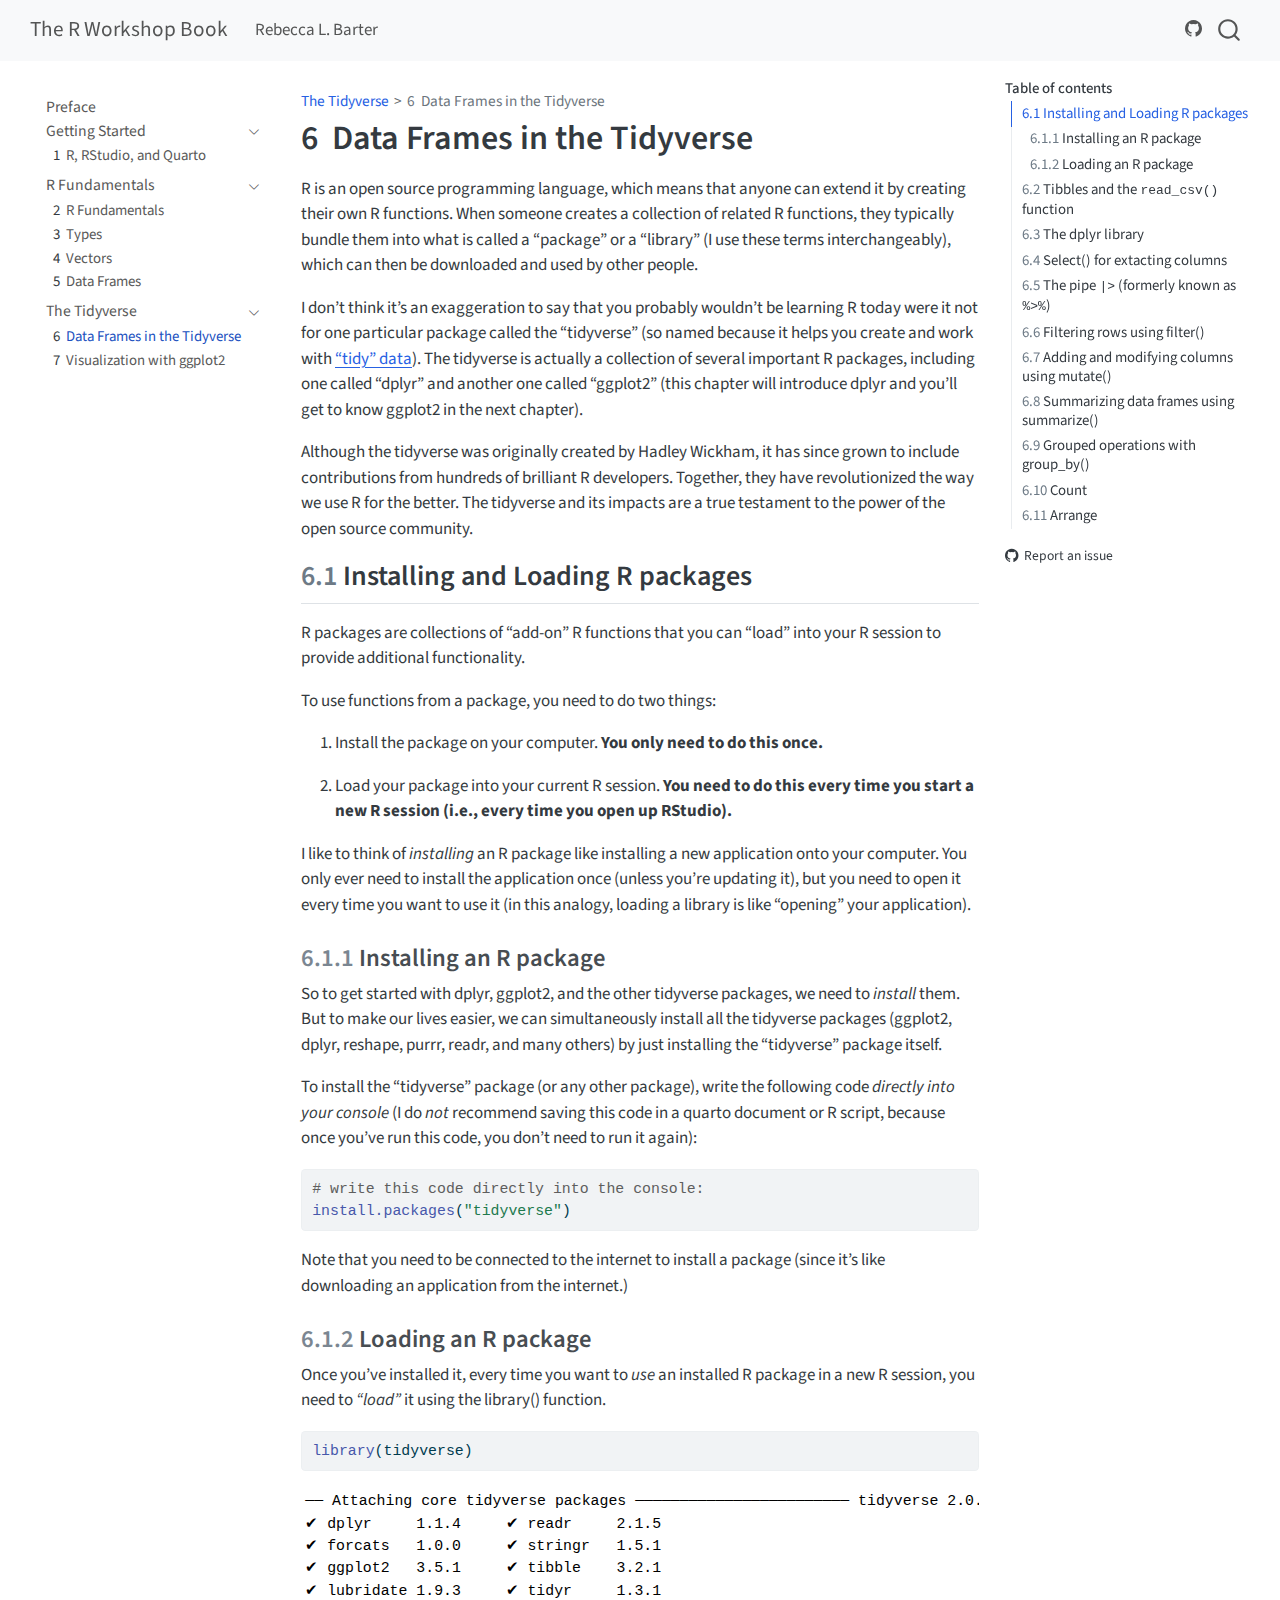
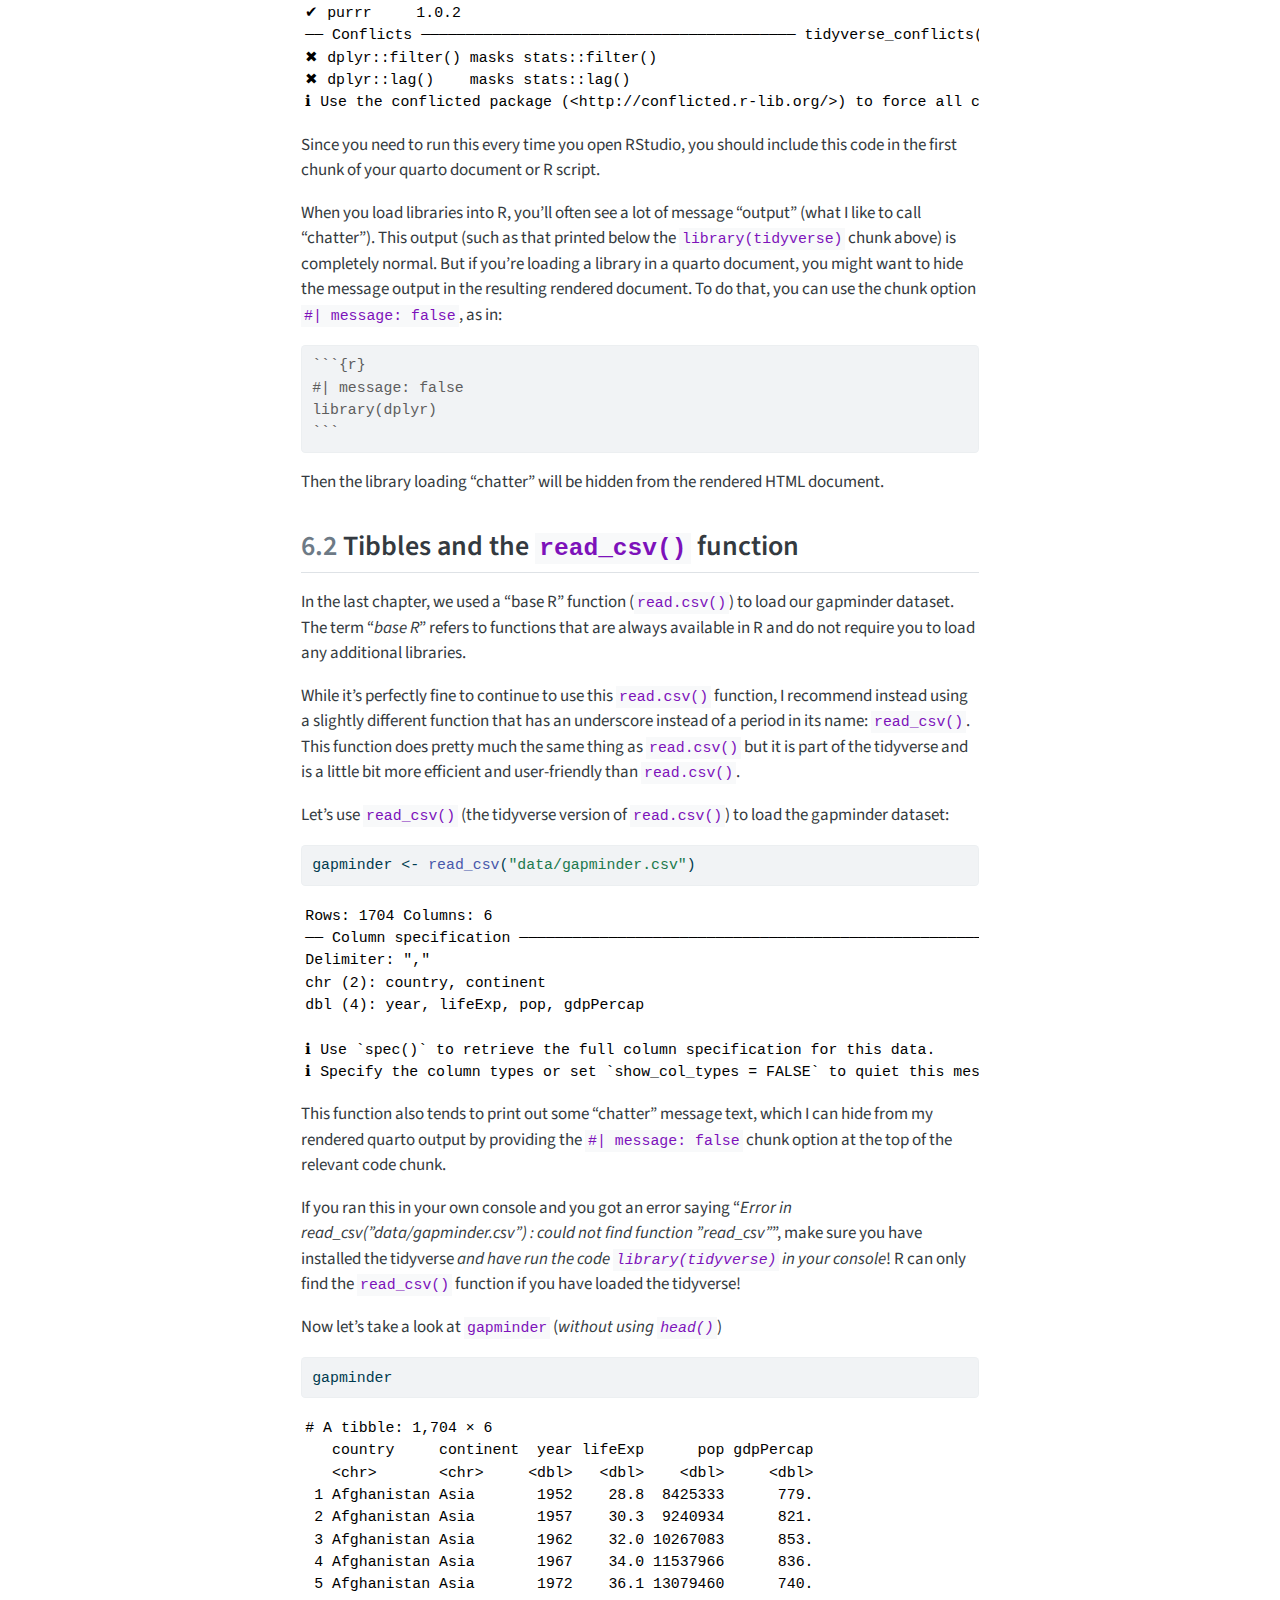
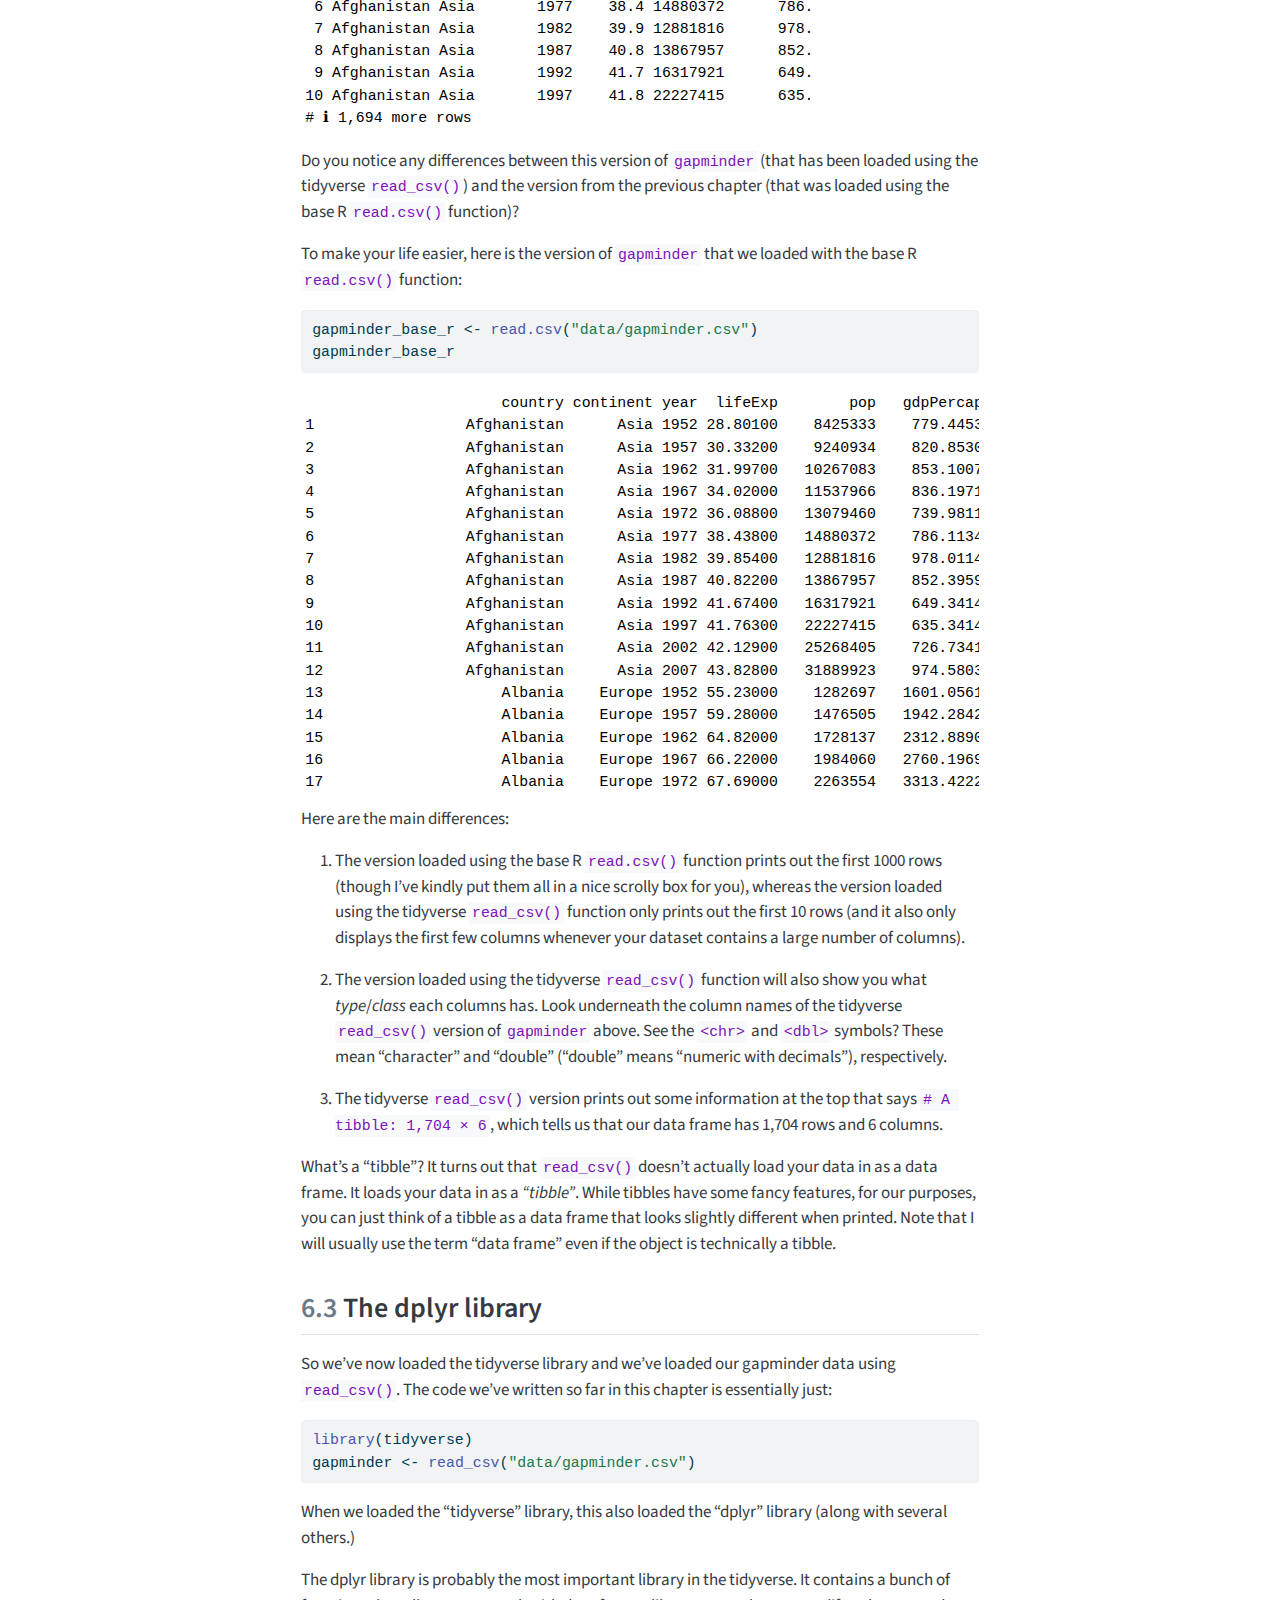
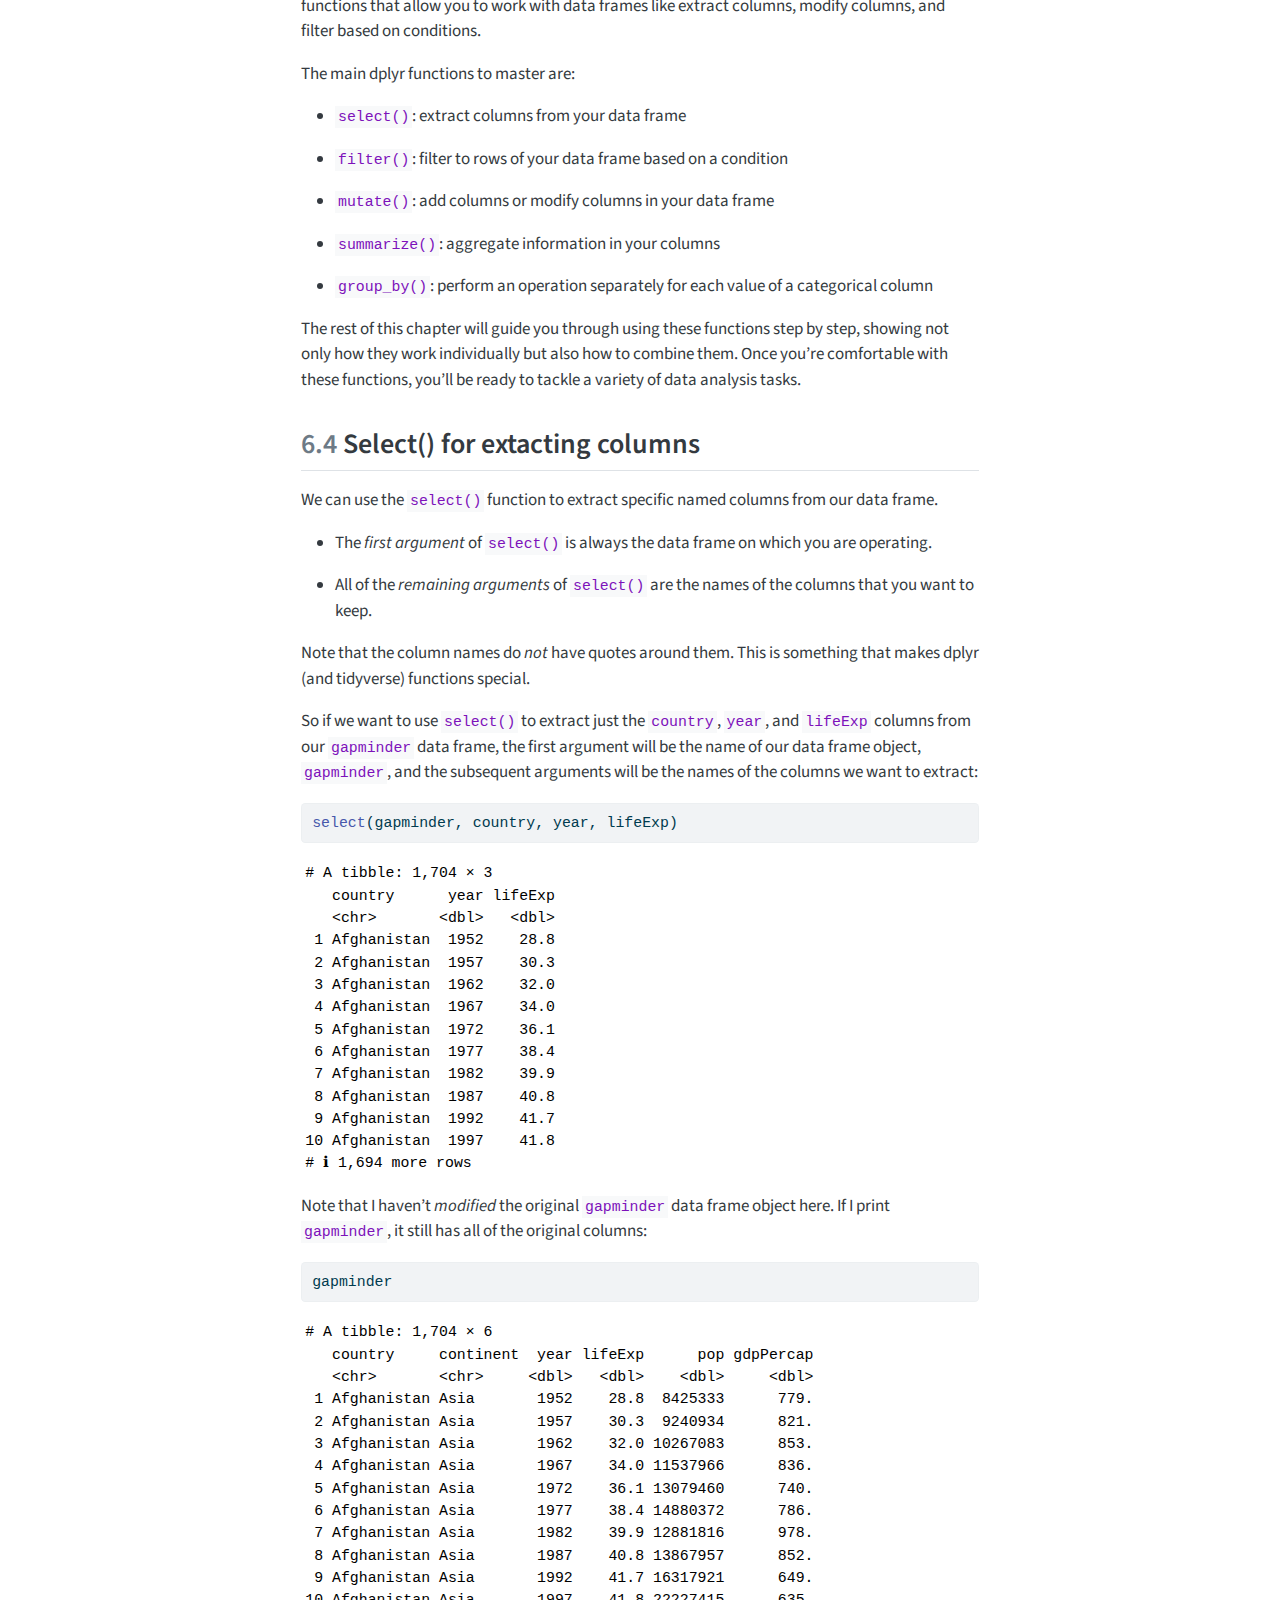
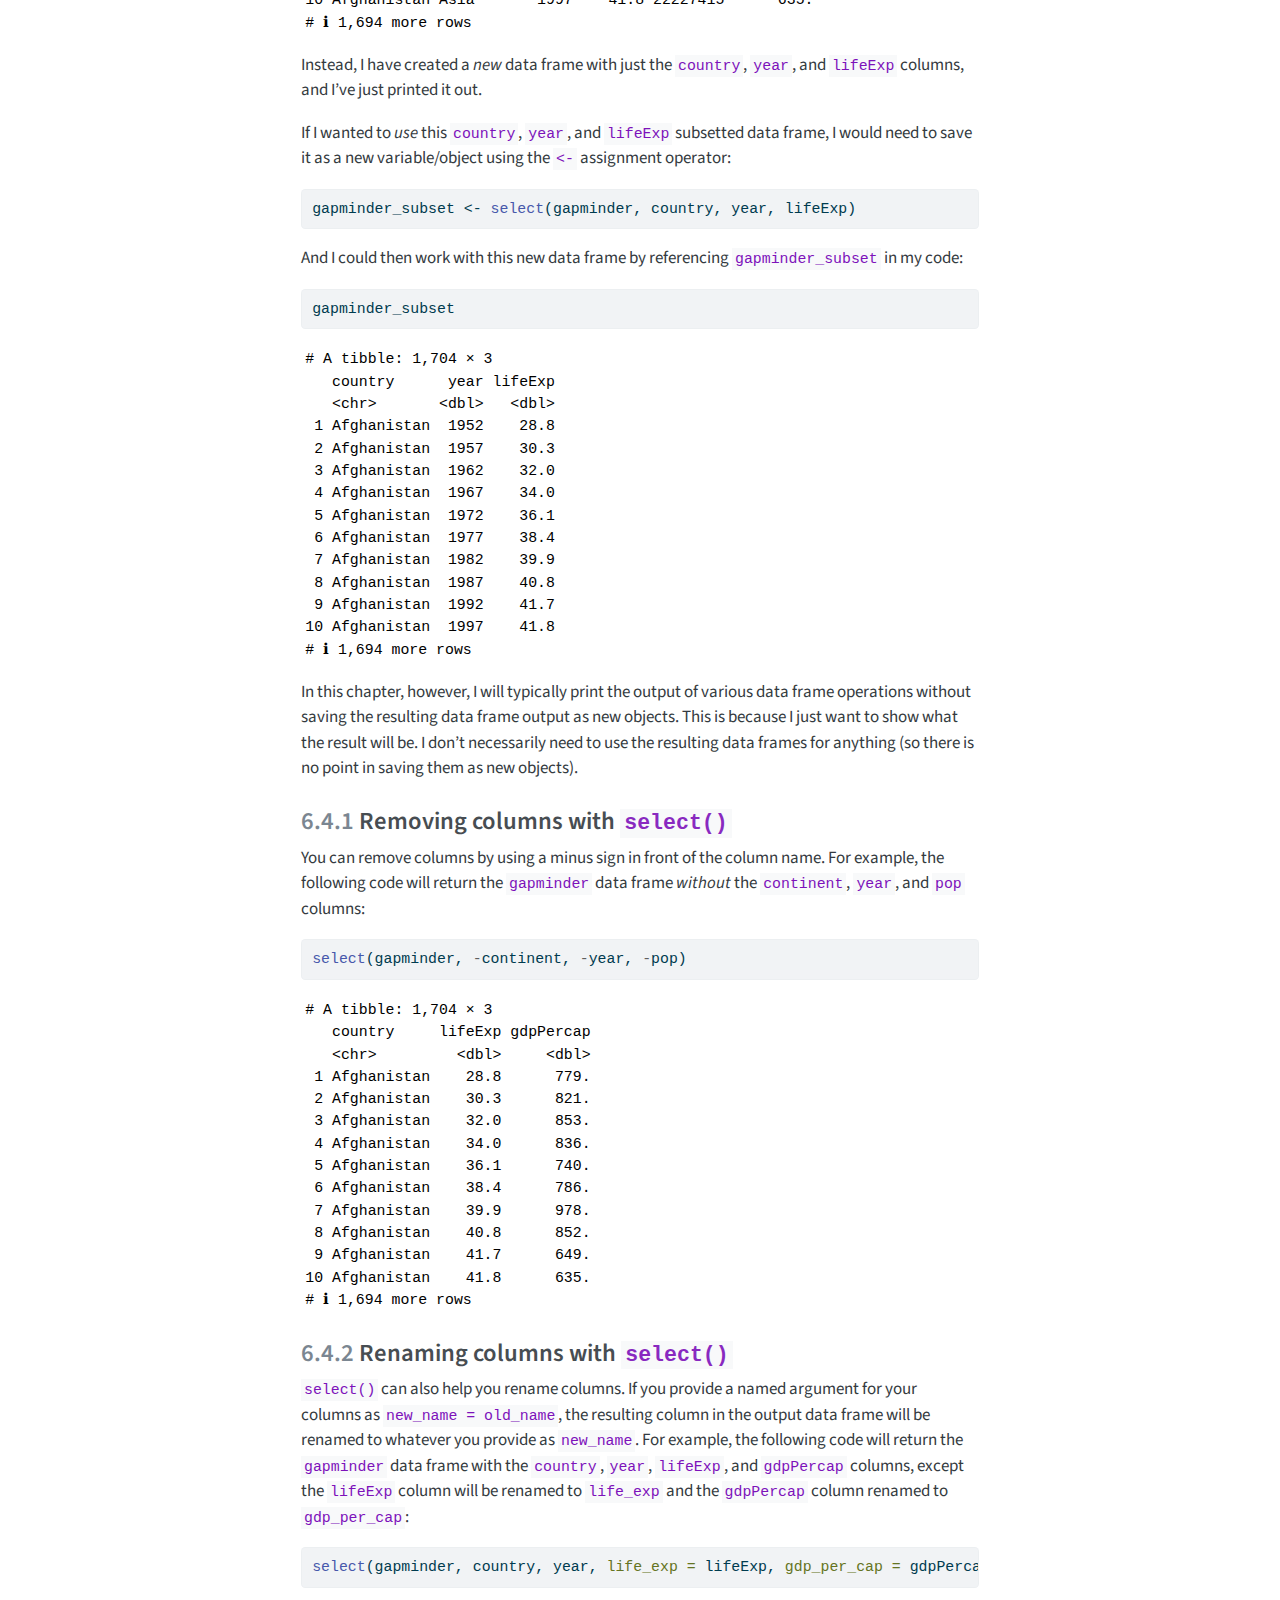
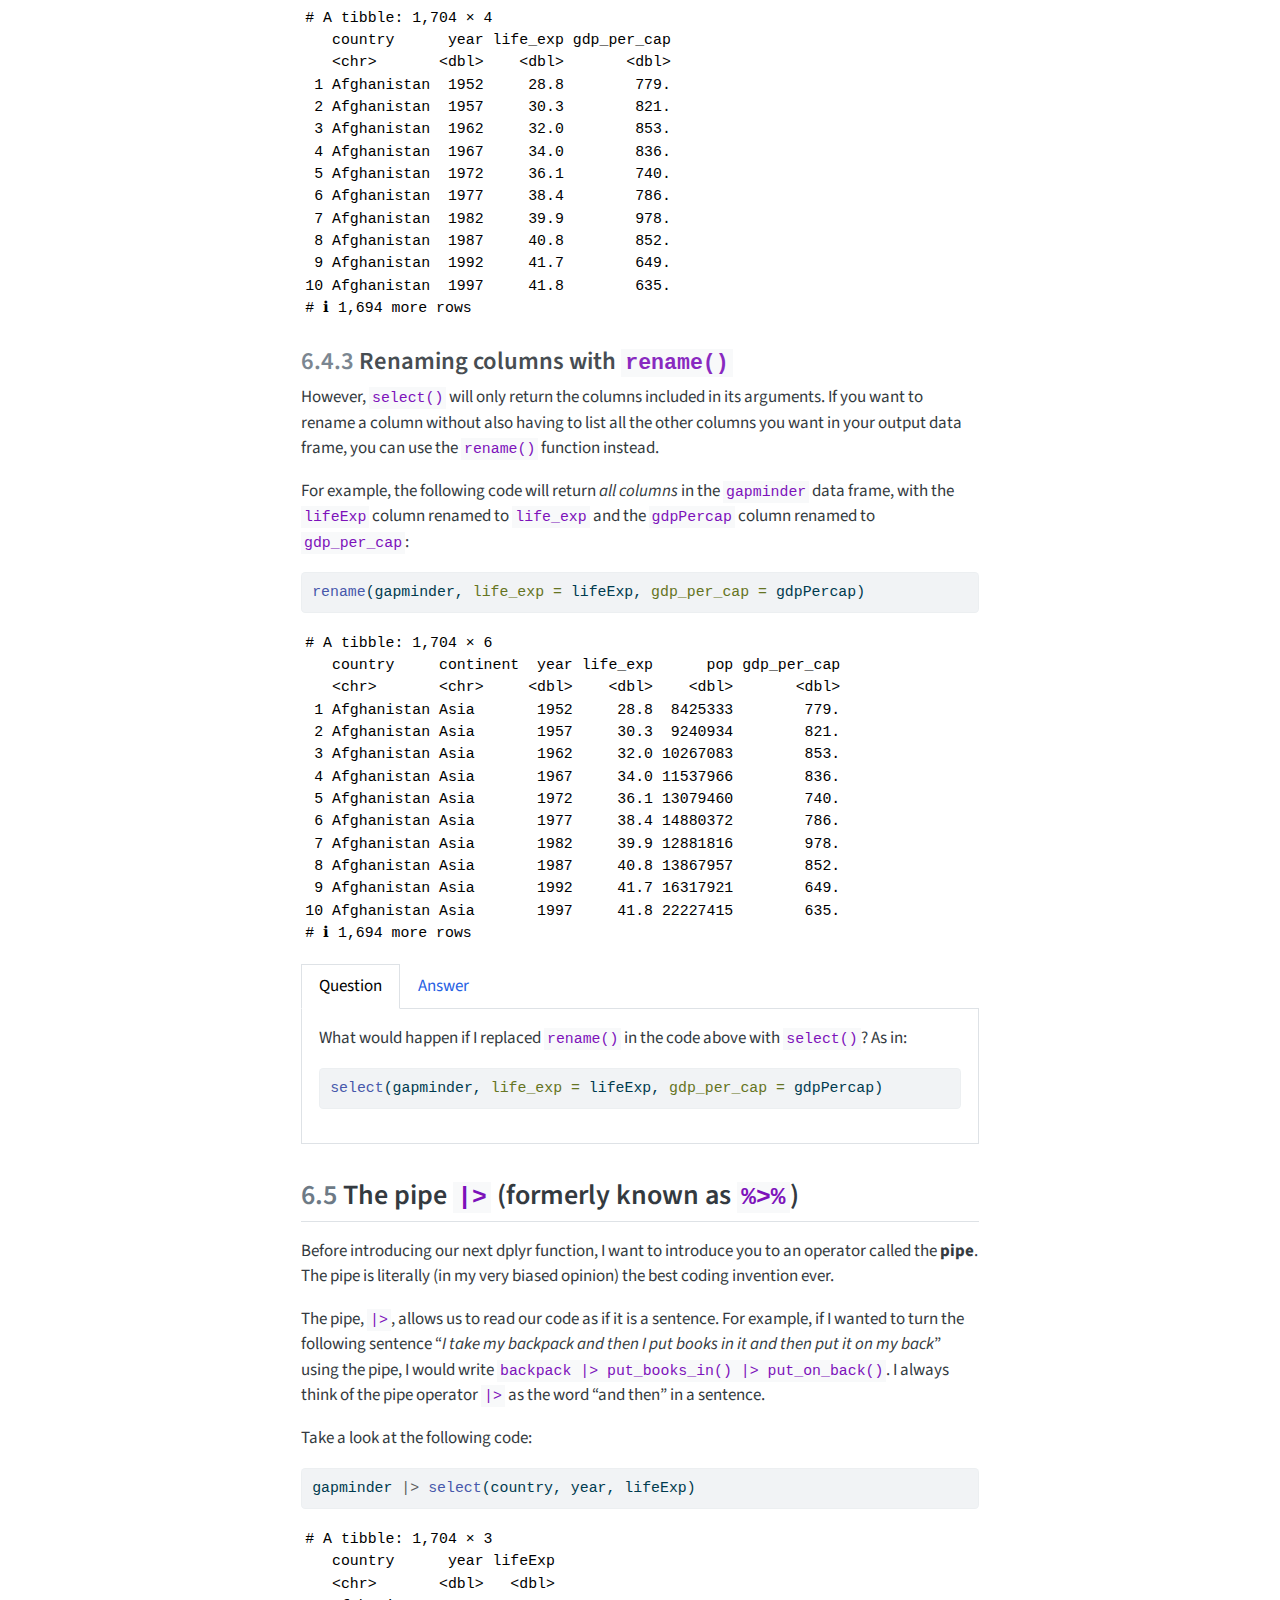
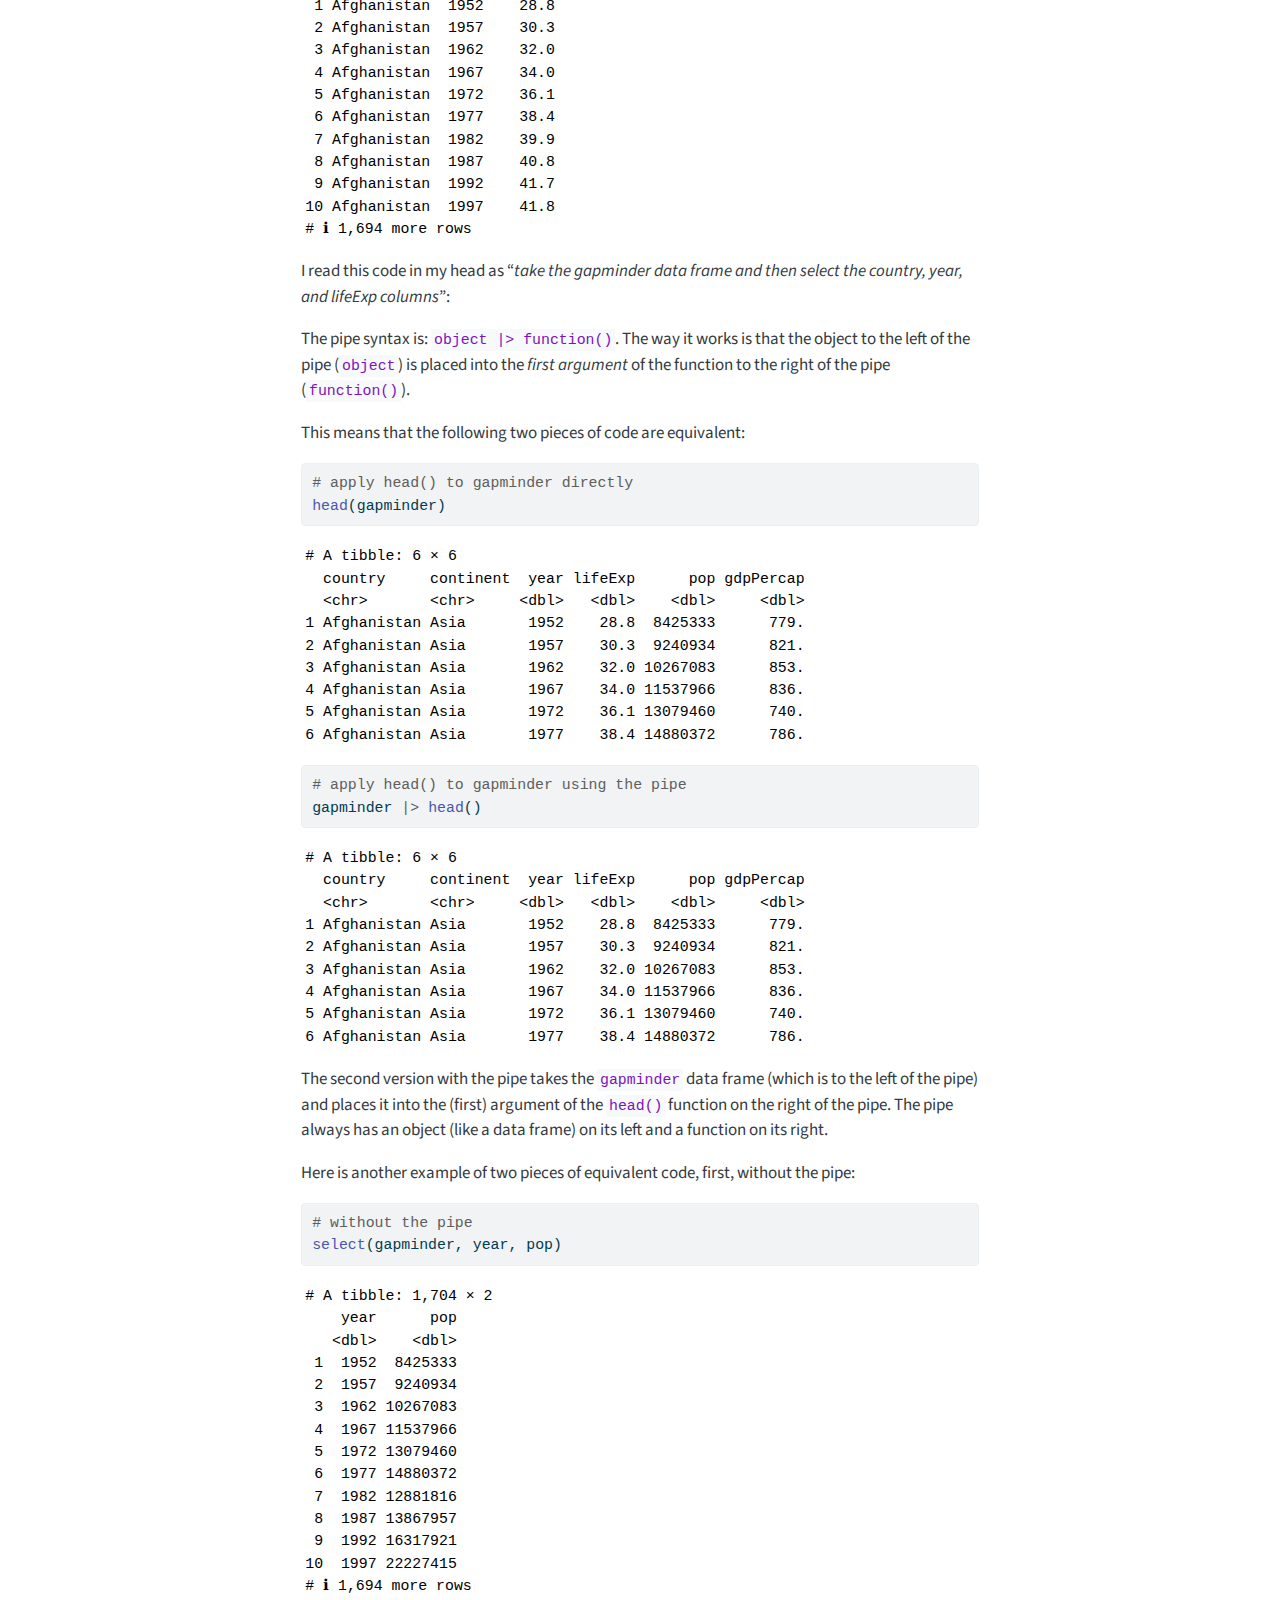
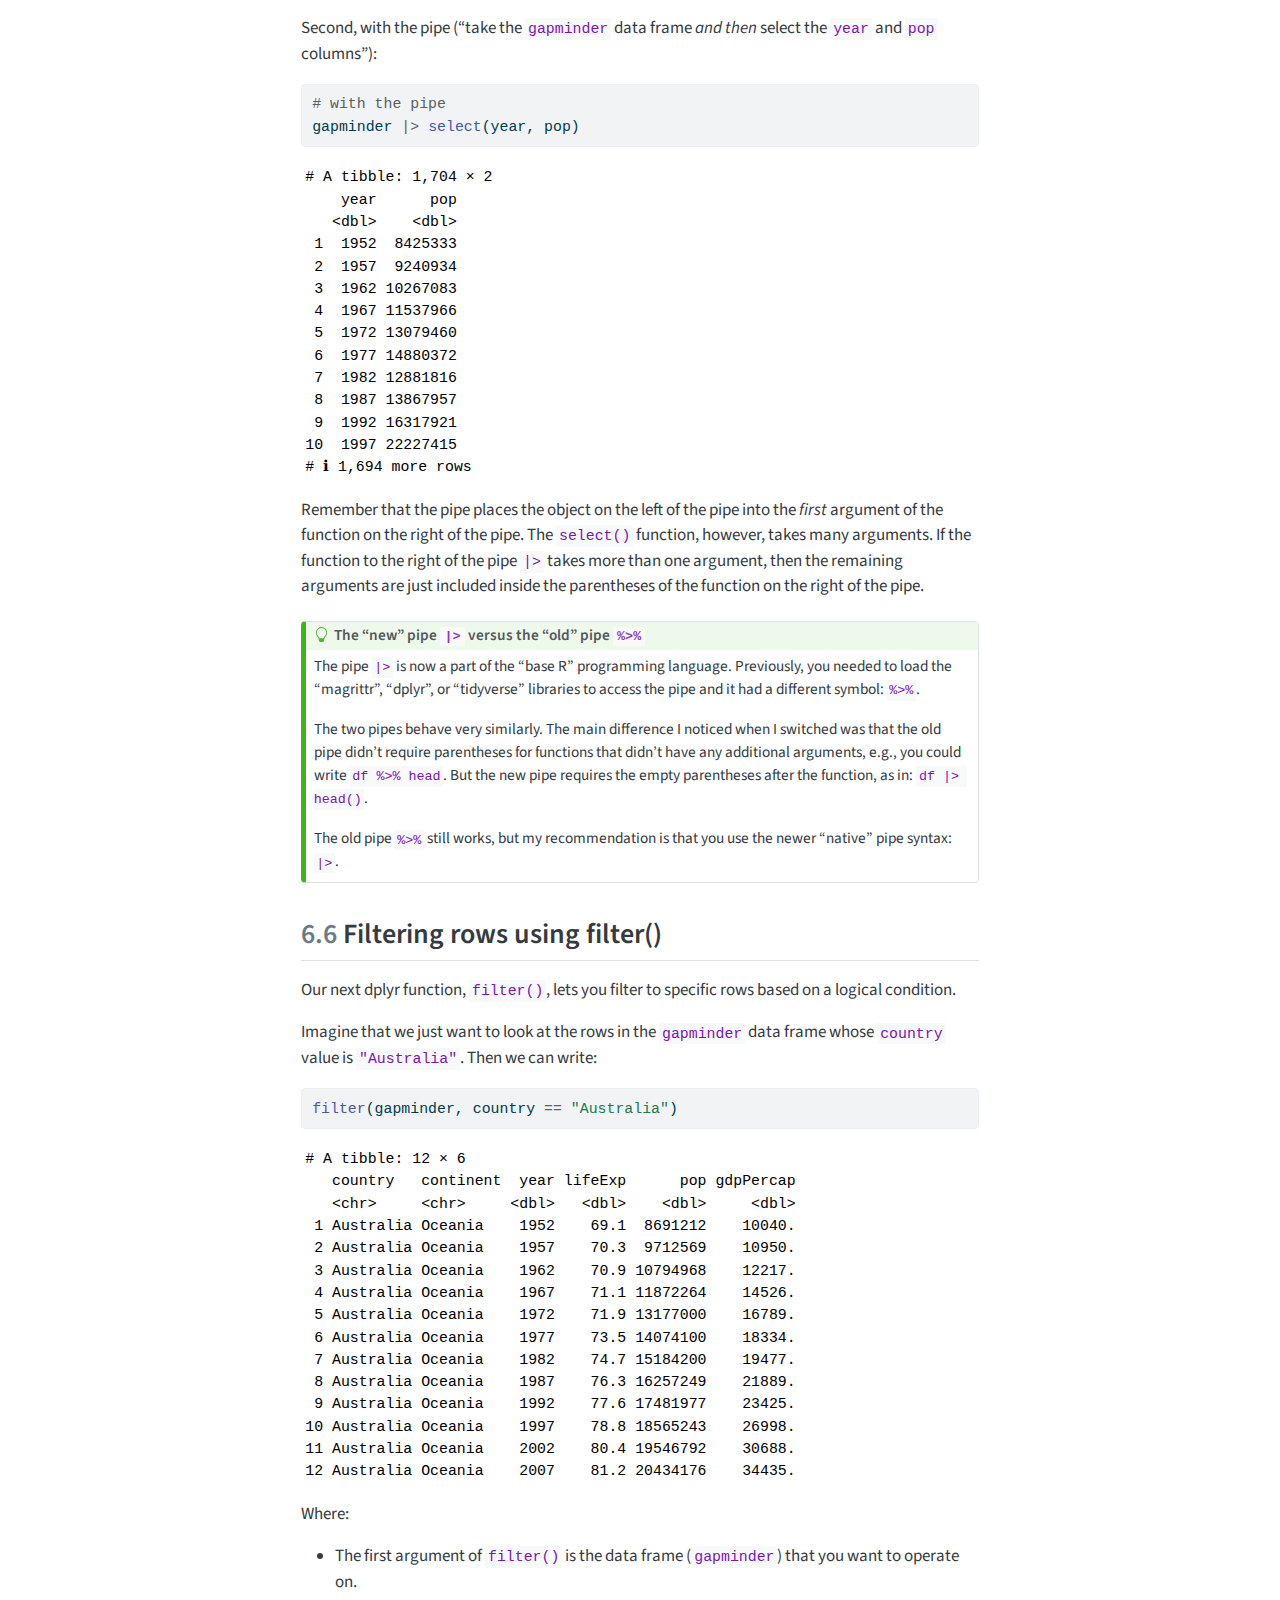
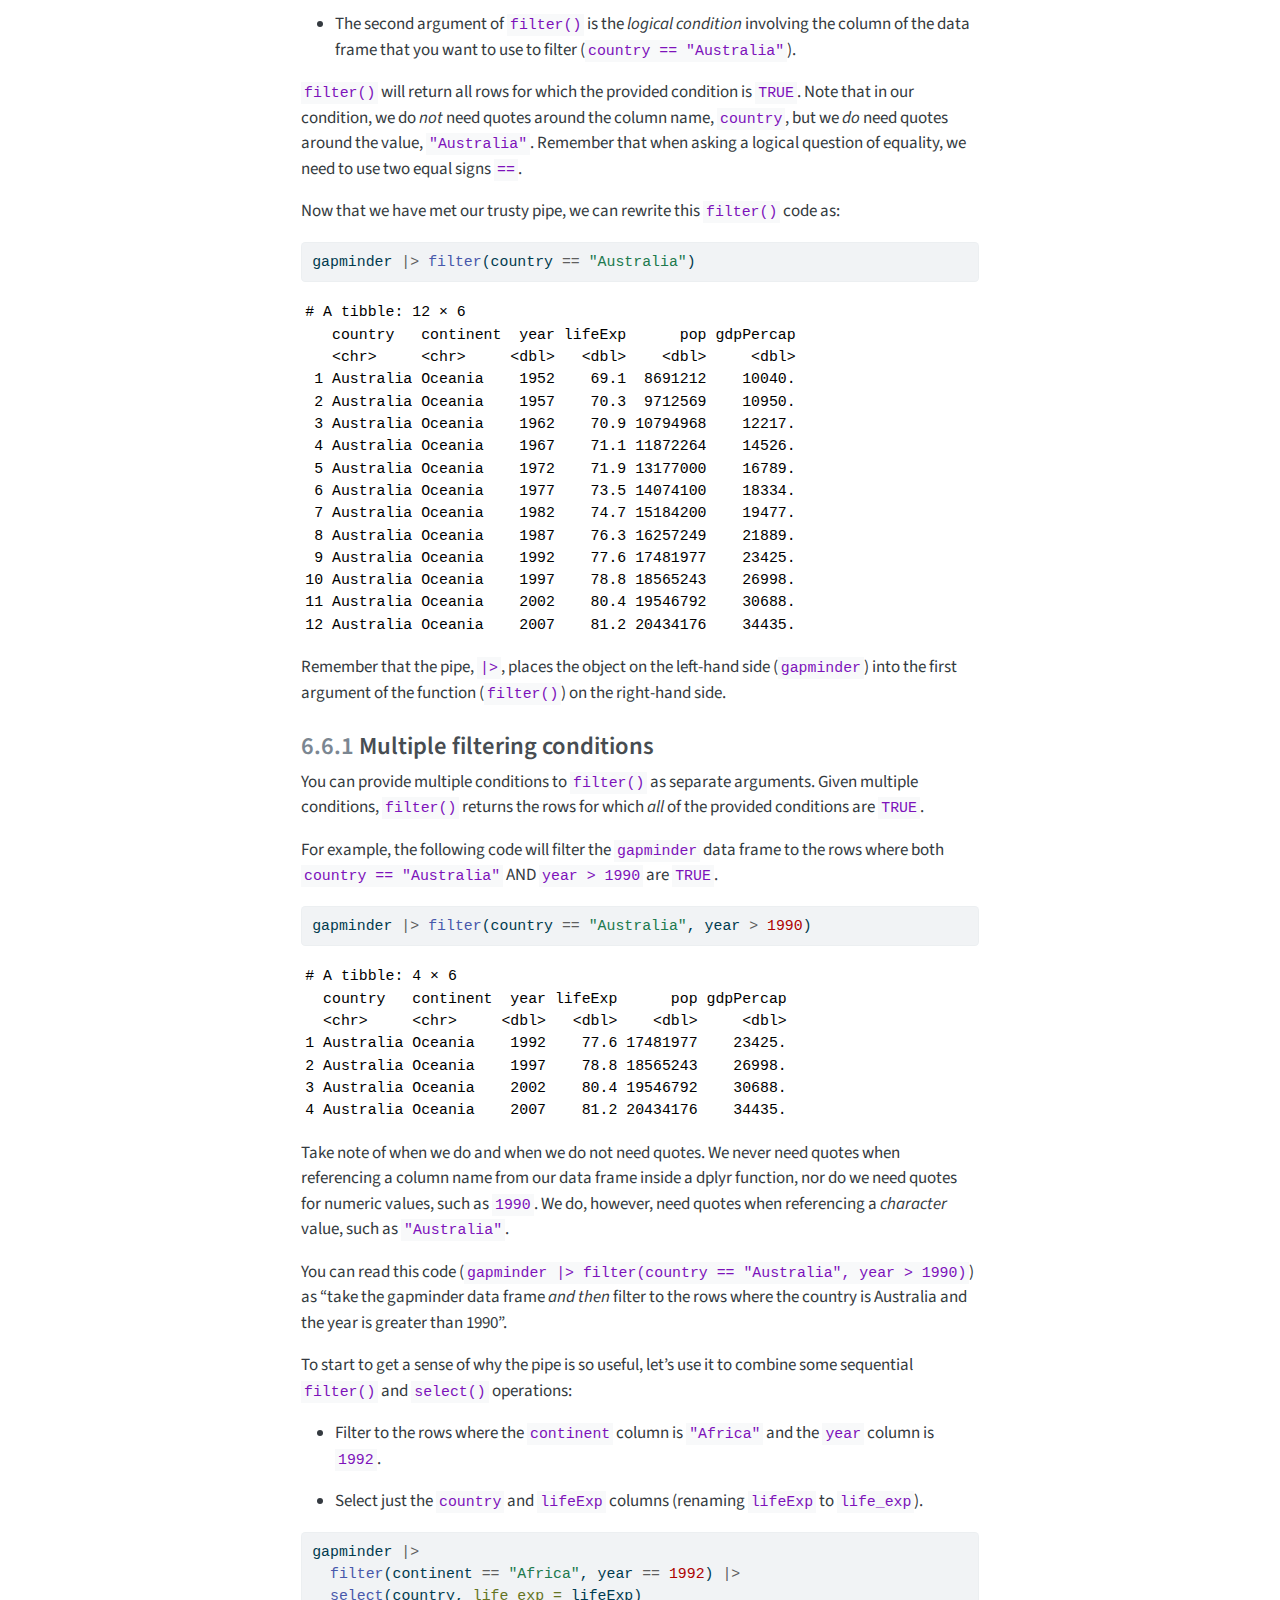
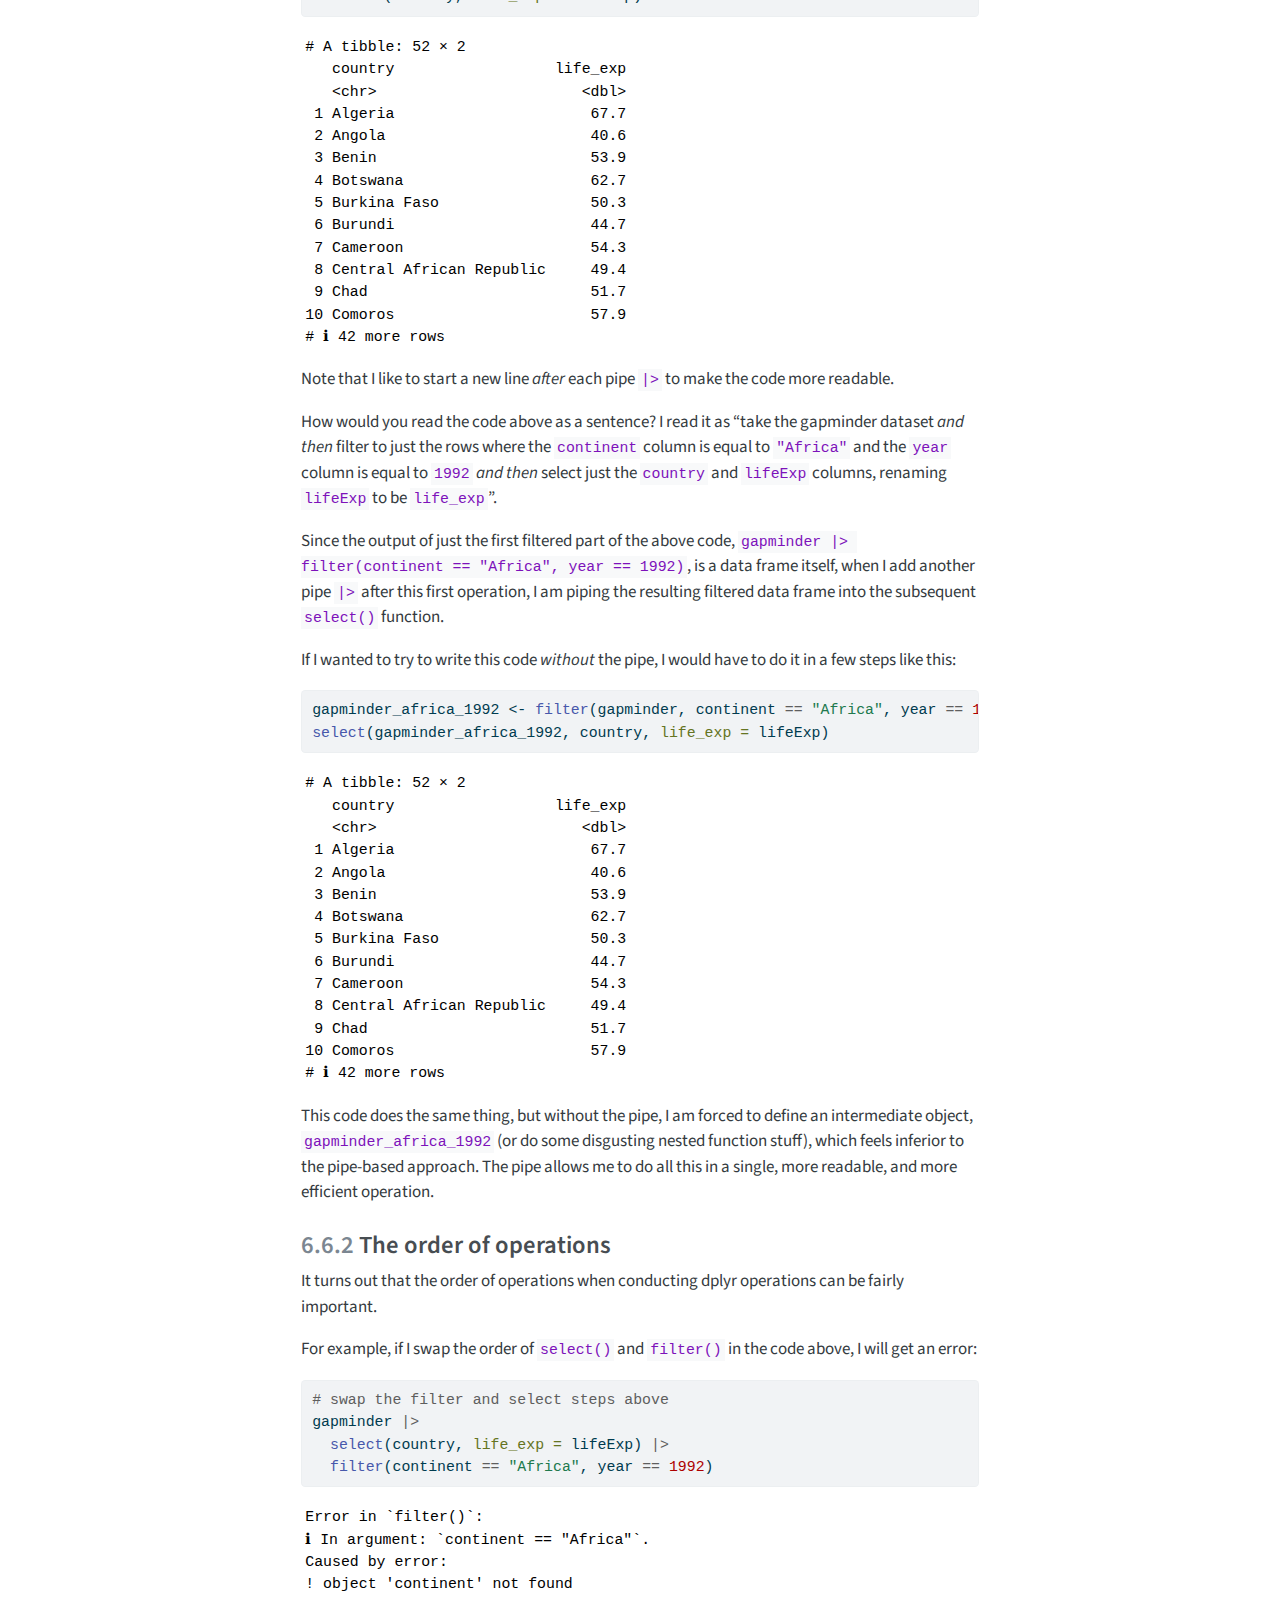
<file: _book/05_dplyr.html>
<!DOCTYPE html>
<html xmlns="http://www.w3.org/1999/xhtml" lang="en" xml:lang="en"><head>

<meta charset="utf-8">
<meta name="generator" content="quarto-1.5.56">

<meta name="viewport" content="width=device-width, initial-scale=1.0, user-scalable=yes">


<title>6&nbsp; Data Frames in the Tidyverse – The R Workshop Book</title>
<style>
code{white-space: pre-wrap;}
span.smallcaps{font-variant: small-caps;}
div.columns{display: flex; gap: min(4vw, 1.5em);}
div.column{flex: auto; overflow-x: auto;}
div.hanging-indent{margin-left: 1.5em; text-indent: -1.5em;}
ul.task-list{list-style: none;}
ul.task-list li input[type="checkbox"] {
  width: 0.8em;
  margin: 0 0.8em 0.2em -1em; /* quarto-specific, see https://github.com/quarto-dev/quarto-cli/issues/4556 */ 
  vertical-align: middle;
}
/* CSS for syntax highlighting */
pre > code.sourceCode { white-space: pre; position: relative; }
pre > code.sourceCode > span { line-height: 1.25; }
pre > code.sourceCode > span:empty { height: 1.2em; }
.sourceCode { overflow: visible; }
code.sourceCode > span { color: inherit; text-decoration: inherit; }
div.sourceCode { margin: 1em 0; }
pre.sourceCode { margin: 0; }
@media screen {
div.sourceCode { overflow: auto; }
}
@media print {
pre > code.sourceCode { white-space: pre-wrap; }
pre > code.sourceCode > span { display: inline-block; text-indent: -5em; padding-left: 5em; }
}
pre.numberSource code
  { counter-reset: source-line 0; }
pre.numberSource code > span
  { position: relative; left: -4em; counter-increment: source-line; }
pre.numberSource code > span > a:first-child::before
  { content: counter(source-line);
    position: relative; left: -1em; text-align: right; vertical-align: baseline;
    border: none; display: inline-block;
    -webkit-touch-callout: none; -webkit-user-select: none;
    -khtml-user-select: none; -moz-user-select: none;
    -ms-user-select: none; user-select: none;
    padding: 0 4px; width: 4em;
  }
pre.numberSource { margin-left: 3em;  padding-left: 4px; }
div.sourceCode
  {   }
@media screen {
pre > code.sourceCode > span > a:first-child::before { text-decoration: underline; }
}
</style>


<script src="site_libs/quarto-nav/quarto-nav.js"></script>
<script src="site_libs/quarto-nav/headroom.min.js"></script>
<script src="site_libs/clipboard/clipboard.min.js"></script>
<script src="site_libs/quarto-search/autocomplete.umd.js"></script>
<script src="site_libs/quarto-search/fuse.min.js"></script>
<script src="site_libs/quarto-search/quarto-search.js"></script>
<meta name="quarto:offset" content="./">
<link href="./06_ggplot2.html" rel="next">
<link href="./04_data_frames.html" rel="prev">
<script src="site_libs/quarto-html/quarto.js"></script>
<script src="site_libs/quarto-html/popper.min.js"></script>
<script src="site_libs/quarto-html/tippy.umd.min.js"></script>
<script src="site_libs/quarto-html/anchor.min.js"></script>
<link href="site_libs/quarto-html/tippy.css" rel="stylesheet">
<link href="site_libs/quarto-html/quarto-syntax-highlighting.css" rel="stylesheet" id="quarto-text-highlighting-styles">
<script src="site_libs/bootstrap/bootstrap.min.js"></script>
<link href="site_libs/bootstrap/bootstrap-icons.css" rel="stylesheet">
<link href="site_libs/bootstrap/bootstrap.min.css" rel="stylesheet" id="quarto-bootstrap" data-mode="light">
<script id="quarto-search-options" type="application/json">{
  "location": "navbar",
  "copy-button": false,
  "collapse-after": 3,
  "panel-placement": "end",
  "type": "overlay",
  "limit": 50,
  "keyboard-shortcut": [
    "f",
    "/",
    "s"
  ],
  "show-item-context": false,
  "language": {
    "search-no-results-text": "No results",
    "search-matching-documents-text": "matching documents",
    "search-copy-link-title": "Copy link to search",
    "search-hide-matches-text": "Hide additional matches",
    "search-more-match-text": "more match in this document",
    "search-more-matches-text": "more matches in this document",
    "search-clear-button-title": "Clear",
    "search-text-placeholder": "",
    "search-detached-cancel-button-title": "Cancel",
    "search-submit-button-title": "Submit",
    "search-label": "Search"
  }
}</script>
<script async="" src="https://www.googletagmanager.com/gtag/js?id=G-QXD5CL0YRD"></script>

<script type="text/javascript">

window.dataLayer = window.dataLayer || [];
function gtag(){dataLayer.push(arguments);}
gtag('js', new Date());
gtag('config', 'G-QXD5CL0YRD', { 'anonymize_ip': true});
</script>


</head>

<body class="nav-sidebar floating nav-fixed">

<div id="quarto-search-results"></div>
  <header id="quarto-header" class="headroom fixed-top">
    <nav class="navbar navbar-expand-lg " data-bs-theme="dark">
      <div class="navbar-container container-fluid">
      <div class="navbar-brand-container mx-auto">
    <a class="navbar-brand" href="./index.html">
    <span class="navbar-title">The R Workshop Book</span>
    </a>
  </div>
            <div id="quarto-search" class="" title="Search"></div>
          <button class="navbar-toggler" type="button" data-bs-toggle="collapse" data-bs-target="#navbarCollapse" aria-controls="navbarCollapse" role="menu" aria-expanded="false" aria-label="Toggle navigation" onclick="if (window.quartoToggleHeadroom) { window.quartoToggleHeadroom(); }">
  <span class="navbar-toggler-icon"></span>
</button>
          <div class="collapse navbar-collapse" id="navbarCollapse">
            <ul class="navbar-nav navbar-nav-scroll me-auto">
  <li class="nav-item">
    <a class="nav-link" href="https://www.rebeccabarter.com"> 
<span class="menu-text">Rebecca L. Barter</span></a>
  </li>  
</ul>
          </div> <!-- /navcollapse -->
            <div class="quarto-navbar-tools">
    <a href="https://github.com/rlbarter/r-workshop-book" title="Source Code" class="quarto-navigation-tool px-1" aria-label="Source Code"><i class="bi bi-github"></i></a>
</div>
      </div> <!-- /container-fluid -->
    </nav>
  <nav class="quarto-secondary-nav">
    <div class="container-fluid d-flex">
      <button type="button" class="quarto-btn-toggle btn" data-bs-toggle="collapse" role="button" data-bs-target=".quarto-sidebar-collapse-item" aria-controls="quarto-sidebar" aria-expanded="false" aria-label="Toggle sidebar navigation" onclick="if (window.quartoToggleHeadroom) { window.quartoToggleHeadroom(); }">
        <i class="bi bi-layout-text-sidebar-reverse"></i>
      </button>
        <nav class="quarto-page-breadcrumbs" aria-label="breadcrumb"><ol class="breadcrumb"><li class="breadcrumb-item"><a href="./05_dplyr.html">The Tidyverse</a></li><li class="breadcrumb-item"><a href="./05_dplyr.html"><span class="chapter-number">6</span>&nbsp; <span class="chapter-title">Data Frames in the Tidyverse</span></a></li></ol></nav>
        <a class="flex-grow-1" role="navigation" data-bs-toggle="collapse" data-bs-target=".quarto-sidebar-collapse-item" aria-controls="quarto-sidebar" aria-expanded="false" aria-label="Toggle sidebar navigation" onclick="if (window.quartoToggleHeadroom) { window.quartoToggleHeadroom(); }">      
        </a>
    </div>
  </nav>
</header>
<!-- content -->
<div id="quarto-content" class="quarto-container page-columns page-rows-contents page-layout-article page-navbar">
<!-- sidebar -->
  <nav id="quarto-sidebar" class="sidebar collapse collapse-horizontal quarto-sidebar-collapse-item sidebar-navigation floating overflow-auto">
    <div class="sidebar-menu-container"> 
    <ul class="list-unstyled mt-1">
        <li class="sidebar-item">
  <div class="sidebar-item-container"> 
  <a href="./index.html" class="sidebar-item-text sidebar-link">
 <span class="menu-text">Preface</span></a>
  </div>
</li>
        <li class="sidebar-item sidebar-item-section">
      <div class="sidebar-item-container"> 
            <a class="sidebar-item-text sidebar-link text-start" data-bs-toggle="collapse" data-bs-target="#quarto-sidebar-section-1" role="navigation" aria-expanded="true">
 <span class="menu-text">Getting Started</span></a>
          <a class="sidebar-item-toggle text-start" data-bs-toggle="collapse" data-bs-target="#quarto-sidebar-section-1" role="navigation" aria-expanded="true" aria-label="Toggle section">
            <i class="bi bi-chevron-right ms-2"></i>
          </a> 
      </div>
      <ul id="quarto-sidebar-section-1" class="collapse list-unstyled sidebar-section depth1 show">  
          <li class="sidebar-item">
  <div class="sidebar-item-container"> 
  <a href="./00_rstudio_quarto.html" class="sidebar-item-text sidebar-link">
 <span class="menu-text"><span class="chapter-number">1</span>&nbsp; <span class="chapter-title">R, RStudio, and Quarto</span></span></a>
  </div>
</li>
      </ul>
  </li>
        <li class="sidebar-item sidebar-item-section">
      <div class="sidebar-item-container"> 
            <a class="sidebar-item-text sidebar-link text-start" data-bs-toggle="collapse" data-bs-target="#quarto-sidebar-section-2" role="navigation" aria-expanded="true">
 <span class="menu-text">R Fundamentals</span></a>
          <a class="sidebar-item-toggle text-start" data-bs-toggle="collapse" data-bs-target="#quarto-sidebar-section-2" role="navigation" aria-expanded="true" aria-label="Toggle section">
            <i class="bi bi-chevron-right ms-2"></i>
          </a> 
      </div>
      <ul id="quarto-sidebar-section-2" class="collapse list-unstyled sidebar-section depth1 show">  
          <li class="sidebar-item">
  <div class="sidebar-item-container"> 
  <a href="./01_r_fundamentals.html" class="sidebar-item-text sidebar-link">
 <span class="menu-text"><span class="chapter-number">2</span>&nbsp; <span class="chapter-title">R Fundamentals</span></span></a>
  </div>
</li>
          <li class="sidebar-item">
  <div class="sidebar-item-container"> 
  <a href="./02_types.html" class="sidebar-item-text sidebar-link">
 <span class="menu-text"><span class="chapter-number">3</span>&nbsp; <span class="chapter-title">Types</span></span></a>
  </div>
</li>
          <li class="sidebar-item">
  <div class="sidebar-item-container"> 
  <a href="./03_vectors.html" class="sidebar-item-text sidebar-link">
 <span class="menu-text"><span class="chapter-number">4</span>&nbsp; <span class="chapter-title">Vectors</span></span></a>
  </div>
</li>
          <li class="sidebar-item">
  <div class="sidebar-item-container"> 
  <a href="./04_data_frames.html" class="sidebar-item-text sidebar-link">
 <span class="menu-text"><span class="chapter-number">5</span>&nbsp; <span class="chapter-title">Data Frames</span></span></a>
  </div>
</li>
      </ul>
  </li>
        <li class="sidebar-item sidebar-item-section">
      <div class="sidebar-item-container"> 
            <a class="sidebar-item-text sidebar-link text-start" data-bs-toggle="collapse" data-bs-target="#quarto-sidebar-section-3" role="navigation" aria-expanded="true">
 <span class="menu-text">The Tidyverse</span></a>
          <a class="sidebar-item-toggle text-start" data-bs-toggle="collapse" data-bs-target="#quarto-sidebar-section-3" role="navigation" aria-expanded="true" aria-label="Toggle section">
            <i class="bi bi-chevron-right ms-2"></i>
          </a> 
      </div>
      <ul id="quarto-sidebar-section-3" class="collapse list-unstyled sidebar-section depth1 show">  
          <li class="sidebar-item">
  <div class="sidebar-item-container"> 
  <a href="./05_dplyr.html" class="sidebar-item-text sidebar-link active">
 <span class="menu-text"><span class="chapter-number">6</span>&nbsp; <span class="chapter-title">Data Frames in the Tidyverse</span></span></a>
  </div>
</li>
          <li class="sidebar-item">
  <div class="sidebar-item-container"> 
  <a href="./06_ggplot2.html" class="sidebar-item-text sidebar-link">
 <span class="menu-text"><span class="chapter-number">7</span>&nbsp; <span class="chapter-title">Visualization with ggplot2</span></span></a>
  </div>
</li>
      </ul>
  </li>
    </ul>
    </div>
</nav>
<div id="quarto-sidebar-glass" class="quarto-sidebar-collapse-item" data-bs-toggle="collapse" data-bs-target=".quarto-sidebar-collapse-item"></div>
<!-- margin-sidebar -->
    <div id="quarto-margin-sidebar" class="sidebar margin-sidebar">
        <nav id="TOC" role="doc-toc" class="toc-active">
    <h2 id="toc-title">Table of contents</h2>
   
  <ul>
  <li><a href="#installing-and-loading-r-packages" id="toc-installing-and-loading-r-packages" class="nav-link active" data-scroll-target="#installing-and-loading-r-packages"><span class="header-section-number">6.1</span> Installing and Loading R packages</a>
  <ul class="collapse">
  <li><a href="#installing-an-r-package" id="toc-installing-an-r-package" class="nav-link" data-scroll-target="#installing-an-r-package"><span class="header-section-number">6.1.1</span> Installing an R package</a></li>
  <li><a href="#loading-an-r-package" id="toc-loading-an-r-package" class="nav-link" data-scroll-target="#loading-an-r-package"><span class="header-section-number">6.1.2</span> Loading an R package</a></li>
  </ul></li>
  <li><a href="#tibbles-and-the-read_csv-function" id="toc-tibbles-and-the-read_csv-function" class="nav-link" data-scroll-target="#tibbles-and-the-read_csv-function"><span class="header-section-number">6.2</span> Tibbles and the <code>read_csv()</code> function</a></li>
  <li><a href="#the-dplyr-library" id="toc-the-dplyr-library" class="nav-link" data-scroll-target="#the-dplyr-library"><span class="header-section-number">6.3</span> The dplyr library</a></li>
  <li><a href="#select-for-extacting-columns" id="toc-select-for-extacting-columns" class="nav-link" data-scroll-target="#select-for-extacting-columns"><span class="header-section-number">6.4</span> Select() for extacting columns</a>
  <ul class="collapse">
  <li><a href="#removing-columns-with-select" id="toc-removing-columns-with-select" class="nav-link" data-scroll-target="#removing-columns-with-select"><span class="header-section-number">6.4.1</span> Removing columns with <code>select()</code></a></li>
  <li><a href="#renaming-columns-with-select" id="toc-renaming-columns-with-select" class="nav-link" data-scroll-target="#renaming-columns-with-select"><span class="header-section-number">6.4.2</span> Renaming columns with <code>select()</code></a></li>
  <li><a href="#renaming-columns-with-rename" id="toc-renaming-columns-with-rename" class="nav-link" data-scroll-target="#renaming-columns-with-rename"><span class="header-section-number">6.4.3</span> Renaming columns with <code>rename()</code></a></li>
  </ul></li>
  <li><a href="#the-pipe-formerly-known-as" id="toc-the-pipe-formerly-known-as" class="nav-link" data-scroll-target="#the-pipe-formerly-known-as"><span class="header-section-number">6.5</span> The pipe <code>|&gt;</code> (formerly known as <code>%&gt;%</code>)</a></li>
  <li><a href="#filtering-rows-using-filter" id="toc-filtering-rows-using-filter" class="nav-link" data-scroll-target="#filtering-rows-using-filter"><span class="header-section-number">6.6</span> Filtering rows using filter()</a>
  <ul class="collapse">
  <li><a href="#multiple-filtering-conditions" id="toc-multiple-filtering-conditions" class="nav-link" data-scroll-target="#multiple-filtering-conditions"><span class="header-section-number">6.6.1</span> Multiple filtering conditions</a></li>
  <li><a href="#the-order-of-operations" id="toc-the-order-of-operations" class="nav-link" data-scroll-target="#the-order-of-operations"><span class="header-section-number">6.6.2</span> The order of operations</a></li>
  <li><a href="#filtering-using-or-conditions" id="toc-filtering-using-or-conditions" class="nav-link" data-scroll-target="#filtering-using-or-conditions"><span class="header-section-number">6.6.3</span> Filtering using “OR” conditions</a></li>
  </ul></li>
  <li><a href="#adding-and-modifying-columns-using-mutate" id="toc-adding-and-modifying-columns-using-mutate" class="nav-link" data-scroll-target="#adding-and-modifying-columns-using-mutate"><span class="header-section-number">6.7</span> Adding and modifying columns using mutate()</a></li>
  <li><a href="#summarizing-data-frames-using-summarize" id="toc-summarizing-data-frames-using-summarize" class="nav-link" data-scroll-target="#summarizing-data-frames-using-summarize"><span class="header-section-number">6.8</span> Summarizing data frames using summarize()</a></li>
  <li><a href="#grouped-operations-with-group_by" id="toc-grouped-operations-with-group_by" class="nav-link" data-scroll-target="#grouped-operations-with-group_by"><span class="header-section-number">6.9</span> Grouped operations with group_by()</a>
  <ul class="collapse">
  <li><a href="#grouping-by-multiple-columns-simultaneously" id="toc-grouping-by-multiple-columns-simultaneously" class="nav-link" data-scroll-target="#grouping-by-multiple-columns-simultaneously"><span class="header-section-number">6.9.1</span> Grouping by multiple columns simultaneously</a></li>
  <li><a href="#grouped-mutates" id="toc-grouped-mutates" class="nav-link" data-scroll-target="#grouped-mutates"><span class="header-section-number">6.9.2</span> Grouped mutates</a></li>
  <li><a href="#dont-forget-to-ungroup" id="toc-dont-forget-to-ungroup" class="nav-link" data-scroll-target="#dont-forget-to-ungroup"><span class="header-section-number">6.9.3</span> Don’t forget to <code>ungroup()</code></a></li>
  <li><a href="#grouped-filtering" id="toc-grouped-filtering" class="nav-link" data-scroll-target="#grouped-filtering"><span class="header-section-number">6.9.4</span> Grouped filtering</a></li>
  </ul></li>
  <li><a href="#count" id="toc-count" class="nav-link" data-scroll-target="#count"><span class="header-section-number">6.10</span> Count</a></li>
  <li><a href="#arrange" id="toc-arrange" class="nav-link" data-scroll-target="#arrange"><span class="header-section-number">6.11</span> Arrange</a></li>
  </ul>
<div class="toc-actions"><ul><li><a href="https://github.com/rlbarter/r-workshop-book" class="toc-action"><i class="bi bi-github"></i>Report an issue</a></li></ul></div></nav>
    </div>
<!-- main -->
<main class="content" id="quarto-document-content">

<header id="title-block-header" class="quarto-title-block default"><nav class="quarto-page-breadcrumbs quarto-title-breadcrumbs d-none d-lg-block" aria-label="breadcrumb"><ol class="breadcrumb"><li class="breadcrumb-item"><a href="./05_dplyr.html">The Tidyverse</a></li><li class="breadcrumb-item"><a href="./05_dplyr.html"><span class="chapter-number">6</span>&nbsp; <span class="chapter-title">Data Frames in the Tidyverse</span></a></li></ol></nav>
<div class="quarto-title">
<h1 class="title"><span class="chapter-number">6</span>&nbsp; <span class="chapter-title">Data Frames in the Tidyverse</span></h1>
</div>



<div class="quarto-title-meta">

    
  
    
  </div>
  


</header>


<p>R is an open source programming language, which means that anyone can extend it by creating their own R functions. When someone creates a collection of related R functions, they typically bundle them into what is called a “package” or a “library” (I use these terms interchangeably), which can then be downloaded and used by other people.</p>
<p>I don’t think it’s an exaggeration to say that you probably wouldn’t be learning R today were it not for one particular package called the “tidyverse” (so named because it helps you create and work with <a href="https://vita.had.co.nz/papers/tidy-data.pdf">“tidy” data</a>). The tidyverse is actually a collection of several important R packages, including one called “dplyr” and another one called “ggplot2” (this chapter will introduce dplyr and you’ll get to know ggplot2 in the next chapter).</p>
<p>Although the tidyverse was originally created by Hadley Wickham, it has since grown to include contributions from hundreds of brilliant R developers. Together, they have revolutionized the way we use R for the better. The tidyverse and its impacts are a true testament to the power of the open source community.</p>
<section id="installing-and-loading-r-packages" class="level2" data-number="6.1">
<h2 data-number="6.1" class="anchored" data-anchor-id="installing-and-loading-r-packages"><span class="header-section-number">6.1</span> Installing and Loading R packages</h2>
<p>R packages are collections of “add-on” R functions that you can “load” into your R session to provide additional functionality.</p>
<p>To use functions from a package, you need to do two things:</p>
<ol type="1">
<li><p>Install the package on your computer. <strong>You only need to do this once.</strong></p></li>
<li><p>Load your package into your current R session. <strong>You need to do this every time you start a new R session (i.e., every time you open up RStudio).</strong></p></li>
</ol>
<p>I like to think of <em>installing</em> an R package like installing a new application onto your computer. You only ever need to install the application once (unless you’re updating it), but you need to open it every time you want to use it (in this analogy, loading a library is like “opening” your application).</p>
<section id="installing-an-r-package" class="level3" data-number="6.1.1">
<h3 data-number="6.1.1" class="anchored" data-anchor-id="installing-an-r-package"><span class="header-section-number">6.1.1</span> Installing an R package</h3>
<p>So to get started with dplyr, ggplot2, and the other tidyverse packages, we need to <em>install</em> them. But to make our lives easier, we can simultaneously install all the tidyverse packages (ggplot2, dplyr, reshape, purrr, readr, and many others) by just installing the “tidyverse” package itself.</p>
<p>To install the “tidyverse” package (or any other package), write the following code <em>directly into your console</em> (I do <em>not</em> recommend saving this code in a quarto document or R script, because once you’ve run this code, you don’t need to run it again):</p>
<div class="cell">
<div class="sourceCode cell-code" id="cb1"><pre class="sourceCode r code-with-copy"><code class="sourceCode r"><span id="cb1-1"><a href="#cb1-1" aria-hidden="true" tabindex="-1"></a><span class="co"># write this code directly into the console: </span></span>
<span id="cb1-2"><a href="#cb1-2" aria-hidden="true" tabindex="-1"></a><span class="fu">install.packages</span>(<span class="st">"tidyverse"</span>)</span></code><button title="Copy to Clipboard" class="code-copy-button"><i class="bi"></i></button></pre></div>
</div>
<p>Note that you need to be connected to the internet to install a package (since it’s like downloading an application from the internet.)</p>
</section>
<section id="loading-an-r-package" class="level3" data-number="6.1.2">
<h3 data-number="6.1.2" class="anchored" data-anchor-id="loading-an-r-package"><span class="header-section-number">6.1.2</span> Loading an R package</h3>
<p>Once you’ve installed it, every time you want to <em>use</em> an installed R package in a new R session, you need to <em>“load”</em> it using the library() function.</p>
<div class="cell">
<div class="sourceCode cell-code" id="cb2"><pre class="sourceCode r code-with-copy"><code class="sourceCode r"><span id="cb2-1"><a href="#cb2-1" aria-hidden="true" tabindex="-1"></a><span class="fu">library</span>(tidyverse)</span></code><button title="Copy to Clipboard" class="code-copy-button"><i class="bi"></i></button></pre></div>
<div class="cell-output cell-output-stderr">
<pre><code>── Attaching core tidyverse packages ──────────────────────── tidyverse 2.0.0 ──
✔ dplyr     1.1.4     ✔ readr     2.1.5
✔ forcats   1.0.0     ✔ stringr   1.5.1
✔ ggplot2   3.5.1     ✔ tibble    3.2.1
✔ lubridate 1.9.3     ✔ tidyr     1.3.1
✔ purrr     1.0.2     
── Conflicts ────────────────────────────────────────── tidyverse_conflicts() ──
✖ dplyr::filter() masks stats::filter()
✖ dplyr::lag()    masks stats::lag()
ℹ Use the conflicted package (&lt;http://conflicted.r-lib.org/&gt;) to force all conflicts to become errors</code></pre>
</div>
</div>
<p>Since you need to run this every time you open RStudio, you should include this code in the first chunk of your quarto document or R script.</p>
<p>When you load libraries into R, you’ll often see a lot of message “output” (what I like to call “chatter”). This output (such as that printed below the <code>library(tidyverse)</code> chunk above) is completely normal. But if you’re loading a library in a quarto document, you might want to hide the message output in the resulting rendered document. To do that, you can use the chunk option <code>#| message: false</code>, as in:</p>
<div class="sourceCode" id="cb4"><pre class="sourceCode markdown code-with-copy"><code class="sourceCode markdown"><span id="cb4-1"><a href="#cb4-1" aria-hidden="true" tabindex="-1"></a><span class="in">```{r}</span></span>
<span id="cb4-2"><a href="#cb4-2" aria-hidden="true" tabindex="-1"></a><span class="in">#| message: false</span></span>
<span id="cb4-3"><a href="#cb4-3" aria-hidden="true" tabindex="-1"></a><span class="in">library(dplyr)</span></span>
<span id="cb4-4"><a href="#cb4-4" aria-hidden="true" tabindex="-1"></a><span class="in">```</span></span></code><button title="Copy to Clipboard" class="code-copy-button"><i class="bi"></i></button></pre></div>
<p>Then the library loading “chatter” will be hidden from the rendered HTML document.</p>
</section>
</section>
<section id="tibbles-and-the-read_csv-function" class="level2" data-number="6.2">
<h2 data-number="6.2" class="anchored" data-anchor-id="tibbles-and-the-read_csv-function"><span class="header-section-number">6.2</span> Tibbles and the <code>read_csv()</code> function</h2>
<p>In the last chapter, we used a “base R” function (<code>read.csv()</code>) to load our gapminder dataset. The term “<em>base R</em>” refers to functions that are always available in R and do not require you to load any additional libraries.</p>
<p>While it’s perfectly fine to continue to use this <code>read.csv()</code> function, I recommend instead using a slightly different function that has an underscore instead of a period in its name: <code>read_csv()</code>. This function does pretty much the same thing as <code>read.csv()</code> but it is part of the tidyverse and is a little bit more efficient and user-friendly than <code>read.csv()</code>.</p>
<p>Let’s use <code>read_csv()</code> (the tidyverse version of <code>read.csv()</code>) to load the gapminder dataset:</p>
<div class="cell">
<div class="sourceCode cell-code" id="cb5"><pre class="sourceCode r code-with-copy"><code class="sourceCode r"><span id="cb5-1"><a href="#cb5-1" aria-hidden="true" tabindex="-1"></a>gapminder <span class="ot">&lt;-</span> <span class="fu">read_csv</span>(<span class="st">"data/gapminder.csv"</span>)</span></code><button title="Copy to Clipboard" class="code-copy-button"><i class="bi"></i></button></pre></div>
<div class="cell-output cell-output-stderr">
<pre><code>Rows: 1704 Columns: 6
── Column specification ────────────────────────────────────────────────────────
Delimiter: ","
chr (2): country, continent
dbl (4): year, lifeExp, pop, gdpPercap

ℹ Use `spec()` to retrieve the full column specification for this data.
ℹ Specify the column types or set `show_col_types = FALSE` to quiet this message.</code></pre>
</div>
</div>
<p>This function also tends to print out some “chatter” message text, which I can hide from my rendered quarto output by providing the <code>#| message: false</code> chunk option at the top of the relevant code chunk.</p>
<p>If you ran this in your own console and you got an error saying “<em>Error in read_csv(”data/gapminder.csv”) : could not find function ”read_csv”</em>”, make sure you have installed the tidyverse <em>and have run the code <code>library(tidyverse)</code> in your console</em>! R can only find the <code>read_csv()</code> function if you have loaded the tidyverse!</p>
<p>Now let’s take a look at <code>gapminder</code> (<em>without using <code>head()</code></em>)</p>
<div class="cell">
<div class="sourceCode cell-code" id="cb7"><pre class="sourceCode r code-with-copy"><code class="sourceCode r"><span id="cb7-1"><a href="#cb7-1" aria-hidden="true" tabindex="-1"></a>gapminder</span></code><button title="Copy to Clipboard" class="code-copy-button"><i class="bi"></i></button></pre></div>
<div class="cell-output cell-output-stdout">
<pre><code># A tibble: 1,704 × 6
   country     continent  year lifeExp      pop gdpPercap
   &lt;chr&gt;       &lt;chr&gt;     &lt;dbl&gt;   &lt;dbl&gt;    &lt;dbl&gt;     &lt;dbl&gt;
 1 Afghanistan Asia       1952    28.8  8425333      779.
 2 Afghanistan Asia       1957    30.3  9240934      821.
 3 Afghanistan Asia       1962    32.0 10267083      853.
 4 Afghanistan Asia       1967    34.0 11537966      836.
 5 Afghanistan Asia       1972    36.1 13079460      740.
 6 Afghanistan Asia       1977    38.4 14880372      786.
 7 Afghanistan Asia       1982    39.9 12881816      978.
 8 Afghanistan Asia       1987    40.8 13867957      852.
 9 Afghanistan Asia       1992    41.7 16317921      649.
10 Afghanistan Asia       1997    41.8 22227415      635.
# ℹ 1,694 more rows</code></pre>
</div>
</div>
<p>Do you notice any differences between this version of <code>gapminder</code> (that has been loaded using the tidyverse <code>read_csv()</code>) and the version from the previous chapter (that was loaded using the base R <code>read.csv()</code> function)?</p>
<p>To make your life easier, here is the version of <code>gapminder</code> that we loaded with the base R <code>read.csv()</code> function:</p>
<div class="cell">
<div class="sourceCode cell-code" id="cb9"><pre class="sourceCode r code-with-copy"><code class="sourceCode r"><span id="cb9-1"><a href="#cb9-1" aria-hidden="true" tabindex="-1"></a>gapminder_base_r <span class="ot">&lt;-</span> <span class="fu">read.csv</span>(<span class="st">"data/gapminder.csv"</span>)</span>
<span id="cb9-2"><a href="#cb9-2" aria-hidden="true" tabindex="-1"></a>gapminder_base_r</span></code><button title="Copy to Clipboard" class="code-copy-button"><i class="bi"></i></button></pre></div>
<div class="cell-output cell-output-stdout">
<pre style="height: 400px"><code>                      country continent year  lifeExp        pop   gdpPercap
1                 Afghanistan      Asia 1952 28.80100    8425333    779.4453
2                 Afghanistan      Asia 1957 30.33200    9240934    820.8530
3                 Afghanistan      Asia 1962 31.99700   10267083    853.1007
4                 Afghanistan      Asia 1967 34.02000   11537966    836.1971
5                 Afghanistan      Asia 1972 36.08800   13079460    739.9811
6                 Afghanistan      Asia 1977 38.43800   14880372    786.1134
7                 Afghanistan      Asia 1982 39.85400   12881816    978.0114
8                 Afghanistan      Asia 1987 40.82200   13867957    852.3959
9                 Afghanistan      Asia 1992 41.67400   16317921    649.3414
10                Afghanistan      Asia 1997 41.76300   22227415    635.3414
11                Afghanistan      Asia 2002 42.12900   25268405    726.7341
12                Afghanistan      Asia 2007 43.82800   31889923    974.5803
13                    Albania    Europe 1952 55.23000    1282697   1601.0561
14                    Albania    Europe 1957 59.28000    1476505   1942.2842
15                    Albania    Europe 1962 64.82000    1728137   2312.8890
16                    Albania    Europe 1967 66.22000    1984060   2760.1969
17                    Albania    Europe 1972 67.69000    2263554   3313.4222
18                    Albania    Europe 1977 68.93000    2509048   3533.0039
19                    Albania    Europe 1982 70.42000    2780097   3630.8807
20                    Albania    Europe 1987 72.00000    3075321   3738.9327
21                    Albania    Europe 1992 71.58100    3326498   2497.4379
22                    Albania    Europe 1997 72.95000    3428038   3193.0546
23                    Albania    Europe 2002 75.65100    3508512   4604.2117
24                    Albania    Europe 2007 76.42300    3600523   5937.0295
25                    Algeria    Africa 1952 43.07700    9279525   2449.0082
26                    Algeria    Africa 1957 45.68500   10270856   3013.9760
27                    Algeria    Africa 1962 48.30300   11000948   2550.8169
28                    Algeria    Africa 1967 51.40700   12760499   3246.9918
29                    Algeria    Africa 1972 54.51800   14760787   4182.6638
30                    Algeria    Africa 1977 58.01400   17152804   4910.4168
31                    Algeria    Africa 1982 61.36800   20033753   5745.1602
32                    Algeria    Africa 1987 65.79900   23254956   5681.3585
33                    Algeria    Africa 1992 67.74400   26298373   5023.2166
34                    Algeria    Africa 1997 69.15200   29072015   4797.2951
35                    Algeria    Africa 2002 70.99400   31287142   5288.0404
36                    Algeria    Africa 2007 72.30100   33333216   6223.3675
37                     Angola    Africa 1952 30.01500    4232095   3520.6103
38                     Angola    Africa 1957 31.99900    4561361   3827.9405
39                     Angola    Africa 1962 34.00000    4826015   4269.2767
40                     Angola    Africa 1967 35.98500    5247469   5522.7764
41                     Angola    Africa 1972 37.92800    5894858   5473.2880
42                     Angola    Africa 1977 39.48300    6162675   3008.6474
43                     Angola    Africa 1982 39.94200    7016384   2756.9537
44                     Angola    Africa 1987 39.90600    7874230   2430.2083
45                     Angola    Africa 1992 40.64700    8735988   2627.8457
46                     Angola    Africa 1997 40.96300    9875024   2277.1409
47                     Angola    Africa 2002 41.00300   10866106   2773.2873
48                     Angola    Africa 2007 42.73100   12420476   4797.2313
49                  Argentina  Americas 1952 62.48500   17876956   5911.3151
50                  Argentina  Americas 1957 64.39900   19610538   6856.8562
51                  Argentina  Americas 1962 65.14200   21283783   7133.1660
52                  Argentina  Americas 1967 65.63400   22934225   8052.9530
53                  Argentina  Americas 1972 67.06500   24779799   9443.0385
54                  Argentina  Americas 1977 68.48100   26983828  10079.0267
55                  Argentina  Americas 1982 69.94200   29341374   8997.8974
56                  Argentina  Americas 1987 70.77400   31620918   9139.6714
57                  Argentina  Americas 1992 71.86800   33958947   9308.4187
58                  Argentina  Americas 1997 73.27500   36203463  10967.2820
59                  Argentina  Americas 2002 74.34000   38331121   8797.6407
60                  Argentina  Americas 2007 75.32000   40301927  12779.3796
61                  Australia   Oceania 1952 69.12000    8691212  10039.5956
62                  Australia   Oceania 1957 70.33000    9712569  10949.6496
63                  Australia   Oceania 1962 70.93000   10794968  12217.2269
64                  Australia   Oceania 1967 71.10000   11872264  14526.1246
65                  Australia   Oceania 1972 71.93000   13177000  16788.6295
66                  Australia   Oceania 1977 73.49000   14074100  18334.1975
67                  Australia   Oceania 1982 74.74000   15184200  19477.0093
68                  Australia   Oceania 1987 76.32000   16257249  21888.8890
69                  Australia   Oceania 1992 77.56000   17481977  23424.7668
70                  Australia   Oceania 1997 78.83000   18565243  26997.9366
71                  Australia   Oceania 2002 80.37000   19546792  30687.7547
72                  Australia   Oceania 2007 81.23500   20434176  34435.3674
73                    Austria    Europe 1952 66.80000    6927772   6137.0765
74                    Austria    Europe 1957 67.48000    6965860   8842.5980
75                    Austria    Europe 1962 69.54000    7129864  10750.7211
76                    Austria    Europe 1967 70.14000    7376998  12834.6024
77                    Austria    Europe 1972 70.63000    7544201  16661.6256
78                    Austria    Europe 1977 72.17000    7568430  19749.4223
79                    Austria    Europe 1982 73.18000    7574613  21597.0836
80                    Austria    Europe 1987 74.94000    7578903  23687.8261
81                    Austria    Europe 1992 76.04000    7914969  27042.0187
82                    Austria    Europe 1997 77.51000    8069876  29095.9207
83                    Austria    Europe 2002 78.98000    8148312  32417.6077
84                    Austria    Europe 2007 79.82900    8199783  36126.4927
85                    Bahrain      Asia 1952 50.93900     120447   9867.0848
86                    Bahrain      Asia 1957 53.83200     138655  11635.7995
87                    Bahrain      Asia 1962 56.92300     171863  12753.2751
88                    Bahrain      Asia 1967 59.92300     202182  14804.6727
89                    Bahrain      Asia 1972 63.30000     230800  18268.6584
90                    Bahrain      Asia 1977 65.59300     297410  19340.1020
91                    Bahrain      Asia 1982 69.05200     377967  19211.1473
92                    Bahrain      Asia 1987 70.75000     454612  18524.0241
93                    Bahrain      Asia 1992 72.60100     529491  19035.5792
94                    Bahrain      Asia 1997 73.92500     598561  20292.0168
95                    Bahrain      Asia 2002 74.79500     656397  23403.5593
96                    Bahrain      Asia 2007 75.63500     708573  29796.0483
97                 Bangladesh      Asia 1952 37.48400   46886859    684.2442
98                 Bangladesh      Asia 1957 39.34800   51365468    661.6375
99                 Bangladesh      Asia 1962 41.21600   56839289    686.3416
100                Bangladesh      Asia 1967 43.45300   62821884    721.1861
101                Bangladesh      Asia 1972 45.25200   70759295    630.2336
102                Bangladesh      Asia 1977 46.92300   80428306    659.8772
103                Bangladesh      Asia 1982 50.00900   93074406    676.9819
104                Bangladesh      Asia 1987 52.81900  103764241    751.9794
105                Bangladesh      Asia 1992 56.01800  113704579    837.8102
106                Bangladesh      Asia 1997 59.41200  123315288    972.7700
107                Bangladesh      Asia 2002 62.01300  135656790   1136.3904
108                Bangladesh      Asia 2007 64.06200  150448339   1391.2538
109                   Belgium    Europe 1952 68.00000    8730405   8343.1051
110                   Belgium    Europe 1957 69.24000    8989111   9714.9606
111                   Belgium    Europe 1962 70.25000    9218400  10991.2068
112                   Belgium    Europe 1967 70.94000    9556500  13149.0412
113                   Belgium    Europe 1972 71.44000    9709100  16672.1436
114                   Belgium    Europe 1977 72.80000    9821800  19117.9745
115                   Belgium    Europe 1982 73.93000    9856303  20979.8459
116                   Belgium    Europe 1987 75.35000    9870200  22525.5631
117                   Belgium    Europe 1992 76.46000   10045622  25575.5707
118                   Belgium    Europe 1997 77.53000   10199787  27561.1966
119                   Belgium    Europe 2002 78.32000   10311970  30485.8838
120                   Belgium    Europe 2007 79.44100   10392226  33692.6051
121                     Benin    Africa 1952 38.22300    1738315   1062.7522
122                     Benin    Africa 1957 40.35800    1925173    959.6011
123                     Benin    Africa 1962 42.61800    2151895    949.4991
124                     Benin    Africa 1967 44.88500    2427334   1035.8314
125                     Benin    Africa 1972 47.01400    2761407   1085.7969
126                     Benin    Africa 1977 49.19000    3168267   1029.1613
127                     Benin    Africa 1982 50.90400    3641603   1277.8976
128                     Benin    Africa 1987 52.33700    4243788   1225.8560
129                     Benin    Africa 1992 53.91900    4981671   1191.2077
130                     Benin    Africa 1997 54.77700    6066080   1232.9753
131                     Benin    Africa 2002 54.40600    7026113   1372.8779
132                     Benin    Africa 2007 56.72800    8078314   1441.2849
133                   Bolivia  Americas 1952 40.41400    2883315   2677.3263
134                   Bolivia  Americas 1957 41.89000    3211738   2127.6863
135                   Bolivia  Americas 1962 43.42800    3593918   2180.9725
136                   Bolivia  Americas 1967 45.03200    4040665   2586.8861
137                   Bolivia  Americas 1972 46.71400    4565872   2980.3313
138                   Bolivia  Americas 1977 50.02300    5079716   3548.0978
139                   Bolivia  Americas 1982 53.85900    5642224   3156.5105
140                   Bolivia  Americas 1987 57.25100    6156369   2753.6915
141                   Bolivia  Americas 1992 59.95700    6893451   2961.6997
142                   Bolivia  Americas 1997 62.05000    7693188   3326.1432
143                   Bolivia  Americas 2002 63.88300    8445134   3413.2627
144                   Bolivia  Americas 2007 65.55400    9119152   3822.1371
145    Bosnia and Herzegovina    Europe 1952 53.82000    2791000    973.5332
146    Bosnia and Herzegovina    Europe 1957 58.45000    3076000   1353.9892
147    Bosnia and Herzegovina    Europe 1962 61.93000    3349000   1709.6837
148    Bosnia and Herzegovina    Europe 1967 64.79000    3585000   2172.3524
149    Bosnia and Herzegovina    Europe 1972 67.45000    3819000   2860.1698
150    Bosnia and Herzegovina    Europe 1977 69.86000    4086000   3528.4813
151    Bosnia and Herzegovina    Europe 1982 70.69000    4172693   4126.6132
152    Bosnia and Herzegovina    Europe 1987 71.14000    4338977   4314.1148
153    Bosnia and Herzegovina    Europe 1992 72.17800    4256013   2546.7814
154    Bosnia and Herzegovina    Europe 1997 73.24400    3607000   4766.3559
155    Bosnia and Herzegovina    Europe 2002 74.09000    4165416   6018.9752
156    Bosnia and Herzegovina    Europe 2007 74.85200    4552198   7446.2988
157                  Botswana    Africa 1952 47.62200     442308    851.2411
158                  Botswana    Africa 1957 49.61800     474639    918.2325
159                  Botswana    Africa 1962 51.52000     512764    983.6540
160                  Botswana    Africa 1967 53.29800     553541   1214.7093
161                  Botswana    Africa 1972 56.02400     619351   2263.6111
162                  Botswana    Africa 1977 59.31900     781472   3214.8578
163                  Botswana    Africa 1982 61.48400     970347   4551.1421
164                  Botswana    Africa 1987 63.62200    1151184   6205.8839
165                  Botswana    Africa 1992 62.74500    1342614   7954.1116
166                  Botswana    Africa 1997 52.55600    1536536   8647.1423
167                  Botswana    Africa 2002 46.63400    1630347  11003.6051
168                  Botswana    Africa 2007 50.72800    1639131  12569.8518
169                    Brazil  Americas 1952 50.91700   56602560   2108.9444
170                    Brazil  Americas 1957 53.28500   65551171   2487.3660
171                    Brazil  Americas 1962 55.66500   76039390   3336.5858
172                    Brazil  Americas 1967 57.63200   88049823   3429.8644
173                    Brazil  Americas 1972 59.50400  100840058   4985.7115
174                    Brazil  Americas 1977 61.48900  114313951   6660.1187
175                    Brazil  Americas 1982 63.33600  128962939   7030.8359
176                    Brazil  Americas 1987 65.20500  142938076   7807.0958
177                    Brazil  Americas 1992 67.05700  155975974   6950.2830
178                    Brazil  Americas 1997 69.38800  168546719   7957.9808
179                    Brazil  Americas 2002 71.00600  179914212   8131.2128
180                    Brazil  Americas 2007 72.39000  190010647   9065.8008
181                  Bulgaria    Europe 1952 59.60000    7274900   2444.2866
182                  Bulgaria    Europe 1957 66.61000    7651254   3008.6707
183                  Bulgaria    Europe 1962 69.51000    8012946   4254.3378
184                  Bulgaria    Europe 1967 70.42000    8310226   5577.0028
185                  Bulgaria    Europe 1972 70.90000    8576200   6597.4944
186                  Bulgaria    Europe 1977 70.81000    8797022   7612.2404
187                  Bulgaria    Europe 1982 71.08000    8892098   8224.1916
188                  Bulgaria    Europe 1987 71.34000    8971958   8239.8548
189                  Bulgaria    Europe 1992 71.19000    8658506   6302.6234
190                  Bulgaria    Europe 1997 70.32000    8066057   5970.3888
191                  Bulgaria    Europe 2002 72.14000    7661799   7696.7777
192                  Bulgaria    Europe 2007 73.00500    7322858  10680.7928
193              Burkina Faso    Africa 1952 31.97500    4469979    543.2552
194              Burkina Faso    Africa 1957 34.90600    4713416    617.1835
195              Burkina Faso    Africa 1962 37.81400    4919632    722.5120
196              Burkina Faso    Africa 1967 40.69700    5127935    794.8266
197              Burkina Faso    Africa 1972 43.59100    5433886    854.7360
198              Burkina Faso    Africa 1977 46.13700    5889574    743.3870
199              Burkina Faso    Africa 1982 48.12200    6634596    807.1986
200              Burkina Faso    Africa 1987 49.55700    7586551    912.0631
201              Burkina Faso    Africa 1992 50.26000    8878303    931.7528
202              Burkina Faso    Africa 1997 50.32400   10352843    946.2950
203              Burkina Faso    Africa 2002 50.65000   12251209   1037.6452
204              Burkina Faso    Africa 2007 52.29500   14326203   1217.0330
205                   Burundi    Africa 1952 39.03100    2445618    339.2965
206                   Burundi    Africa 1957 40.53300    2667518    379.5646
207                   Burundi    Africa 1962 42.04500    2961915    355.2032
208                   Burundi    Africa 1967 43.54800    3330989    412.9775
209                   Burundi    Africa 1972 44.05700    3529983    464.0995
210                   Burundi    Africa 1977 45.91000    3834415    556.1033
211                   Burundi    Africa 1982 47.47100    4580410    559.6032
212                   Burundi    Africa 1987 48.21100    5126023    621.8188
213                   Burundi    Africa 1992 44.73600    5809236    631.6999
214                   Burundi    Africa 1997 45.32600    6121610    463.1151
215                   Burundi    Africa 2002 47.36000    7021078    446.4035
216                   Burundi    Africa 2007 49.58000    8390505    430.0707
217                  Cambodia      Asia 1952 39.41700    4693836    368.4693
218                  Cambodia      Asia 1957 41.36600    5322536    434.0383
219                  Cambodia      Asia 1962 43.41500    6083619    496.9136
220                  Cambodia      Asia 1967 45.41500    6960067    523.4323
221                  Cambodia      Asia 1972 40.31700    7450606    421.6240
222                  Cambodia      Asia 1977 31.22000    6978607    524.9722
223                  Cambodia      Asia 1982 50.95700    7272485    624.4755
224                  Cambodia      Asia 1987 53.91400    8371791    683.8956
225                  Cambodia      Asia 1992 55.80300   10150094    682.3032
226                  Cambodia      Asia 1997 56.53400   11782962    734.2852
227                  Cambodia      Asia 2002 56.75200   12926707    896.2260
228                  Cambodia      Asia 2007 59.72300   14131858   1713.7787
229                  Cameroon    Africa 1952 38.52300    5009067   1172.6677
230                  Cameroon    Africa 1957 40.42800    5359923   1313.0481
231                  Cameroon    Africa 1962 42.64300    5793633   1399.6074
232                  Cameroon    Africa 1967 44.79900    6335506   1508.4531
233                  Cameroon    Africa 1972 47.04900    7021028   1684.1465
234                  Cameroon    Africa 1977 49.35500    7959865   1783.4329
235                  Cameroon    Africa 1982 52.96100    9250831   2367.9833
236                  Cameroon    Africa 1987 54.98500   10780667   2602.6642
237                  Cameroon    Africa 1992 54.31400   12467171   1793.1633
238                  Cameroon    Africa 1997 52.19900   14195809   1694.3375
239                  Cameroon    Africa 2002 49.85600   15929988   1934.0114
240                  Cameroon    Africa 2007 50.43000   17696293   2042.0952
241                    Canada  Americas 1952 68.75000   14785584  11367.1611
242                    Canada  Americas 1957 69.96000   17010154  12489.9501
243                    Canada  Americas 1962 71.30000   18985849  13462.4855
244                    Canada  Americas 1967 72.13000   20819767  16076.5880
245                    Canada  Americas 1972 72.88000   22284500  18970.5709
246                    Canada  Americas 1977 74.21000   23796400  22090.8831
247                    Canada  Americas 1982 75.76000   25201900  22898.7921
248                    Canada  Americas 1987 76.86000   26549700  26626.5150
249                    Canada  Americas 1992 77.95000   28523502  26342.8843
250                    Canada  Americas 1997 78.61000   30305843  28954.9259
251                    Canada  Americas 2002 79.77000   31902268  33328.9651
252                    Canada  Americas 2007 80.65300   33390141  36319.2350
253  Central African Republic    Africa 1952 35.46300    1291695   1071.3107
254  Central African Republic    Africa 1957 37.46400    1392284   1190.8443
255  Central African Republic    Africa 1962 39.47500    1523478   1193.0688
256  Central African Republic    Africa 1967 41.47800    1733638   1136.0566
257  Central African Republic    Africa 1972 43.45700    1927260   1070.0133
258  Central African Republic    Africa 1977 46.77500    2167533   1109.3743
259  Central African Republic    Africa 1982 48.29500    2476971    956.7530
260  Central African Republic    Africa 1987 50.48500    2840009    844.8764
261  Central African Republic    Africa 1992 49.39600    3265124    747.9055
262  Central African Republic    Africa 1997 46.06600    3696513    740.5063
263  Central African Republic    Africa 2002 43.30800    4048013    738.6906
264  Central African Republic    Africa 2007 44.74100    4369038    706.0165
265                      Chad    Africa 1952 38.09200    2682462   1178.6659
266                      Chad    Africa 1957 39.88100    2894855   1308.4956
267                      Chad    Africa 1962 41.71600    3150417   1389.8176
268                      Chad    Africa 1967 43.60100    3495967   1196.8106
269                      Chad    Africa 1972 45.56900    3899068   1104.1040
270                      Chad    Africa 1977 47.38300    4388260   1133.9850
271                      Chad    Africa 1982 49.51700    4875118    797.9081
272                      Chad    Africa 1987 51.05100    5498955    952.3861
273                      Chad    Africa 1992 51.72400    6429417   1058.0643
274                      Chad    Africa 1997 51.57300    7562011   1004.9614
275                      Chad    Africa 2002 50.52500    8835739   1156.1819
276                      Chad    Africa 2007 50.65100   10238807   1704.0637
277                     Chile  Americas 1952 54.74500    6377619   3939.9788
278                     Chile  Americas 1957 56.07400    7048426   4315.6227
279                     Chile  Americas 1962 57.92400    7961258   4519.0943
280                     Chile  Americas 1967 60.52300    8858908   5106.6543
281                     Chile  Americas 1972 63.44100    9717524   5494.0244
282                     Chile  Americas 1977 67.05200   10599793   4756.7638
283                     Chile  Americas 1982 70.56500   11487112   5095.6657
284                     Chile  Americas 1987 72.49200   12463354   5547.0638
285                     Chile  Americas 1992 74.12600   13572994   7596.1260
286                     Chile  Americas 1997 75.81600   14599929  10118.0532
287                     Chile  Americas 2002 77.86000   15497046  10778.7838
288                     Chile  Americas 2007 78.55300   16284741  13171.6388
289                     China      Asia 1952 44.00000  556263527    400.4486
290                     China      Asia 1957 50.54896  637408000    575.9870
291                     China      Asia 1962 44.50136  665770000    487.6740
292                     China      Asia 1967 58.38112  754550000    612.7057
293                     China      Asia 1972 63.11888  862030000    676.9001
294                     China      Asia 1977 63.96736  943455000    741.2375
295                     China      Asia 1982 65.52500 1000281000    962.4214
296                     China      Asia 1987 67.27400 1084035000   1378.9040
297                     China      Asia 1992 68.69000 1164970000   1655.7842
298                     China      Asia 1997 70.42600 1230075000   2289.2341
299                     China      Asia 2002 72.02800 1280400000   3119.2809
300                     China      Asia 2007 72.96100 1318683096   4959.1149
301                  Colombia  Americas 1952 50.64300   12350771   2144.1151
302                  Colombia  Americas 1957 55.11800   14485993   2323.8056
303                  Colombia  Americas 1962 57.86300   17009885   2492.3511
304                  Colombia  Americas 1967 59.96300   19764027   2678.7298
305                  Colombia  Americas 1972 61.62300   22542890   3264.6600
306                  Colombia  Americas 1977 63.83700   25094412   3815.8079
307                  Colombia  Americas 1982 66.65300   27764644   4397.5757
308                  Colombia  Americas 1987 67.76800   30964245   4903.2191
309                  Colombia  Americas 1992 68.42100   34202721   5444.6486
310                  Colombia  Americas 1997 70.31300   37657830   6117.3617
311                  Colombia  Americas 2002 71.68200   41008227   5755.2600
312                  Colombia  Americas 2007 72.88900   44227550   7006.5804
313                   Comoros    Africa 1952 40.71500     153936   1102.9909
314                   Comoros    Africa 1957 42.46000     170928   1211.1485
315                   Comoros    Africa 1962 44.46700     191689   1406.6483
316                   Comoros    Africa 1967 46.47200     217378   1876.0296
317                   Comoros    Africa 1972 48.94400     250027   1937.5777
318                   Comoros    Africa 1977 50.93900     304739   1172.6030
319                   Comoros    Africa 1982 52.93300     348643   1267.1001
320                   Comoros    Africa 1987 54.92600     395114   1315.9808
321                   Comoros    Africa 1992 57.93900     454429   1246.9074
322                   Comoros    Africa 1997 60.66000     527982   1173.6182
323                   Comoros    Africa 2002 62.97400     614382   1075.8116
324                   Comoros    Africa 2007 65.15200     710960    986.1479
325          Congo, Dem. Rep.    Africa 1952 39.14300   14100005    780.5423
326          Congo, Dem. Rep.    Africa 1957 40.65200   15577932    905.8602
327          Congo, Dem. Rep.    Africa 1962 42.12200   17486434    896.3146
328          Congo, Dem. Rep.    Africa 1967 44.05600   19941073    861.5932
329          Congo, Dem. Rep.    Africa 1972 45.98900   23007669    904.8961
330          Congo, Dem. Rep.    Africa 1977 47.80400   26480870    795.7573
331          Congo, Dem. Rep.    Africa 1982 47.78400   30646495    673.7478
332          Congo, Dem. Rep.    Africa 1987 47.41200   35481645    672.7748
333          Congo, Dem. Rep.    Africa 1992 45.54800   41672143    457.7192
334          Congo, Dem. Rep.    Africa 1997 42.58700   47798986    312.1884
335          Congo, Dem. Rep.    Africa 2002 44.96600   55379852    241.1659
336          Congo, Dem. Rep.    Africa 2007 46.46200   64606759    277.5519
337               Congo, Rep.    Africa 1952 42.11100     854885   2125.6214
338               Congo, Rep.    Africa 1957 45.05300     940458   2315.0566
339               Congo, Rep.    Africa 1962 48.43500    1047924   2464.7832
340               Congo, Rep.    Africa 1967 52.04000    1179760   2677.9396
341               Congo, Rep.    Africa 1972 54.90700    1340458   3213.1527
342               Congo, Rep.    Africa 1977 55.62500    1536769   3259.1790
343               Congo, Rep.    Africa 1982 56.69500    1774735   4879.5075
344               Congo, Rep.    Africa 1987 57.47000    2064095   4201.1949
345               Congo, Rep.    Africa 1992 56.43300    2409073   4016.2395
346               Congo, Rep.    Africa 1997 52.96200    2800947   3484.1644
347               Congo, Rep.    Africa 2002 52.97000    3328795   3484.0620
348               Congo, Rep.    Africa 2007 55.32200    3800610   3632.5578
349                Costa Rica  Americas 1952 57.20600     926317   2627.0095
350                Costa Rica  Americas 1957 60.02600    1112300   2990.0108
351                Costa Rica  Americas 1962 62.84200    1345187   3460.9370
352                Costa Rica  Americas 1967 65.42400    1588717   4161.7278
353                Costa Rica  Americas 1972 67.84900    1834796   5118.1469
354                Costa Rica  Americas 1977 70.75000    2108457   5926.8770
355                Costa Rica  Americas 1982 73.45000    2424367   5262.7348
356                Costa Rica  Americas 1987 74.75200    2799811   5629.9153
357                Costa Rica  Americas 1992 75.71300    3173216   6160.4163
358                Costa Rica  Americas 1997 77.26000    3518107   6677.0453
359                Costa Rica  Americas 2002 78.12300    3834934   7723.4472
360                Costa Rica  Americas 2007 78.78200    4133884   9645.0614
361             Cote d'Ivoire    Africa 1952 40.47700    2977019   1388.5947
362             Cote d'Ivoire    Africa 1957 42.46900    3300000   1500.8959
363             Cote d'Ivoire    Africa 1962 44.93000    3832408   1728.8694
364             Cote d'Ivoire    Africa 1967 47.35000    4744870   2052.0505
365             Cote d'Ivoire    Africa 1972 49.80100    6071696   2378.2011
366             Cote d'Ivoire    Africa 1977 52.37400    7459574   2517.7365
367             Cote d'Ivoire    Africa 1982 53.98300    9025951   2602.7102
368             Cote d'Ivoire    Africa 1987 54.65500   10761098   2156.9561
369             Cote d'Ivoire    Africa 1992 52.04400   12772596   1648.0738
370             Cote d'Ivoire    Africa 1997 47.99100   14625967   1786.2654
371             Cote d'Ivoire    Africa 2002 46.83200   16252726   1648.8008
372             Cote d'Ivoire    Africa 2007 48.32800   18013409   1544.7501
373                   Croatia    Europe 1952 61.21000    3882229   3119.2365
374                   Croatia    Europe 1957 64.77000    3991242   4338.2316
375                   Croatia    Europe 1962 67.13000    4076557   5477.8900
376                   Croatia    Europe 1967 68.50000    4174366   6960.2979
377                   Croatia    Europe 1972 69.61000    4225310   9164.0901
378                   Croatia    Europe 1977 70.64000    4318673  11305.3852
379                   Croatia    Europe 1982 70.46000    4413368  13221.8218
380                   Croatia    Europe 1987 71.52000    4484310  13822.5839
381                   Croatia    Europe 1992 72.52700    4494013   8447.7949
382                   Croatia    Europe 1997 73.68000    4444595   9875.6045
383                   Croatia    Europe 2002 74.87600    4481020  11628.3890
384                   Croatia    Europe 2007 75.74800    4493312  14619.2227
385                      Cuba  Americas 1952 59.42100    6007797   5586.5388
386                      Cuba  Americas 1957 62.32500    6640752   6092.1744
387                      Cuba  Americas 1962 65.24600    7254373   5180.7559
388                      Cuba  Americas 1967 68.29000    8139332   5690.2680
389                      Cuba  Americas 1972 70.72300    8831348   5305.4453
390                      Cuba  Americas 1977 72.64900    9537988   6380.4950
391                      Cuba  Americas 1982 73.71700    9789224   7316.9181
392                      Cuba  Americas 1987 74.17400   10239839   7532.9248
393                      Cuba  Americas 1992 74.41400   10723260   5592.8440
394                      Cuba  Americas 1997 76.15100   10983007   5431.9904
395                      Cuba  Americas 2002 77.15800   11226999   6340.6467
396                      Cuba  Americas 2007 78.27300   11416987   8948.1029
397            Czech Republic    Europe 1952 66.87000    9125183   6876.1403
398            Czech Republic    Europe 1957 69.03000    9513758   8256.3439
399            Czech Republic    Europe 1962 69.90000    9620282  10136.8671
400            Czech Republic    Europe 1967 70.38000    9835109  11399.4449
401            Czech Republic    Europe 1972 70.29000    9862158  13108.4536
402            Czech Republic    Europe 1977 70.71000   10161915  14800.1606
403            Czech Republic    Europe 1982 70.96000   10303704  15377.2285
404            Czech Republic    Europe 1987 71.58000   10311597  16310.4434
405            Czech Republic    Europe 1992 72.40000   10315702  14297.0212
406            Czech Republic    Europe 1997 74.01000   10300707  16048.5142
407            Czech Republic    Europe 2002 75.51000   10256295  17596.2102
408            Czech Republic    Europe 2007 76.48600   10228744  22833.3085
409                   Denmark    Europe 1952 70.78000    4334000   9692.3852
410                   Denmark    Europe 1957 71.81000    4487831  11099.6593
411                   Denmark    Europe 1962 72.35000    4646899  13583.3135
412                   Denmark    Europe 1967 72.96000    4838800  15937.2112
413                   Denmark    Europe 1972 73.47000    4991596  18866.2072
414                   Denmark    Europe 1977 74.69000    5088419  20422.9015
415                   Denmark    Europe 1982 74.63000    5117810  21688.0405
416                   Denmark    Europe 1987 74.80000    5127024  25116.1758
417                   Denmark    Europe 1992 75.33000    5171393  26406.7399
418                   Denmark    Europe 1997 76.11000    5283663  29804.3457
419                   Denmark    Europe 2002 77.18000    5374693  32166.5001
420                   Denmark    Europe 2007 78.33200    5468120  35278.4187
421                  Djibouti    Africa 1952 34.81200      63149   2669.5295
422                  Djibouti    Africa 1957 37.32800      71851   2864.9691
423                  Djibouti    Africa 1962 39.69300      89898   3020.9893
424                  Djibouti    Africa 1967 42.07400     127617   3020.0505
425                  Djibouti    Africa 1972 44.36600     178848   3694.2124
426                  Djibouti    Africa 1977 46.51900     228694   3081.7610
427                  Djibouti    Africa 1982 48.81200     305991   2879.4681
428                  Djibouti    Africa 1987 50.04000     311025   2880.1026
429                  Djibouti    Africa 1992 51.60400     384156   2377.1562
430                  Djibouti    Africa 1997 53.15700     417908   1895.0170
431                  Djibouti    Africa 2002 53.37300     447416   1908.2609
432                  Djibouti    Africa 2007 54.79100     496374   2082.4816
433        Dominican Republic  Americas 1952 45.92800    2491346   1397.7171
434        Dominican Republic  Americas 1957 49.82800    2923186   1544.4030
435        Dominican Republic  Americas 1962 53.45900    3453434   1662.1374
436        Dominican Republic  Americas 1967 56.75100    4049146   1653.7230
437        Dominican Republic  Americas 1972 59.63100    4671329   2189.8745
438        Dominican Republic  Americas 1977 61.78800    5302800   2681.9889
439        Dominican Republic  Americas 1982 63.72700    5968349   2861.0924
440        Dominican Republic  Americas 1987 66.04600    6655297   2899.8422
441        Dominican Republic  Americas 1992 68.45700    7351181   3044.2142
442        Dominican Republic  Americas 1997 69.95700    7992357   3614.1013
443        Dominican Republic  Americas 2002 70.84700    8650322   4563.8082
444        Dominican Republic  Americas 2007 72.23500    9319622   6025.3748
445                   Ecuador  Americas 1952 48.35700    3548753   3522.1107
446                   Ecuador  Americas 1957 51.35600    4058385   3780.5467
447                   Ecuador  Americas 1962 54.64000    4681707   4086.1141
448                   Ecuador  Americas 1967 56.67800    5432424   4579.0742
449                   Ecuador  Americas 1972 58.79600    6298651   5280.9947
450                   Ecuador  Americas 1977 61.31000    7278866   6679.6233
451                   Ecuador  Americas 1982 64.34200    8365850   7213.7913
452                   Ecuador  Americas 1987 67.23100    9545158   6481.7770
453                   Ecuador  Americas 1992 69.61300   10748394   7103.7026
454                   Ecuador  Americas 1997 72.31200   11911819   7429.4559
455                   Ecuador  Americas 2002 74.17300   12921234   5773.0445
456                   Ecuador  Americas 2007 74.99400   13755680   6873.2623
457                     Egypt    Africa 1952 41.89300   22223309   1418.8224
458                     Egypt    Africa 1957 44.44400   25009741   1458.9153
459                     Egypt    Africa 1962 46.99200   28173309   1693.3359
460                     Egypt    Africa 1967 49.29300   31681188   1814.8807
461                     Egypt    Africa 1972 51.13700   34807417   2024.0081
462                     Egypt    Africa 1977 53.31900   38783863   2785.4936
463                     Egypt    Africa 1982 56.00600   45681811   3503.7296
464                     Egypt    Africa 1987 59.79700   52799062   3885.4607
465                     Egypt    Africa 1992 63.67400   59402198   3794.7552
466                     Egypt    Africa 1997 67.21700   66134291   4173.1818
467                     Egypt    Africa 2002 69.80600   73312559   4754.6044
468                     Egypt    Africa 2007 71.33800   80264543   5581.1810
469               El Salvador  Americas 1952 45.26200    2042865   3048.3029
470               El Salvador  Americas 1957 48.57000    2355805   3421.5232
471               El Salvador  Americas 1962 52.30700    2747687   3776.8036
472               El Salvador  Americas 1967 55.85500    3232927   4358.5954
473               El Salvador  Americas 1972 58.20700    3790903   4520.2460
474               El Salvador  Americas 1977 56.69600    4282586   5138.9224
475               El Salvador  Americas 1982 56.60400    4474873   4098.3442
476               El Salvador  Americas 1987 63.15400    4842194   4140.4421
477               El Salvador  Americas 1992 66.79800    5274649   4444.2317
478               El Salvador  Americas 1997 69.53500    5783439   5154.8255
479               El Salvador  Americas 2002 70.73400    6353681   5351.5687
480               El Salvador  Americas 2007 71.87800    6939688   5728.3535
481         Equatorial Guinea    Africa 1952 34.48200     216964    375.6431
482         Equatorial Guinea    Africa 1957 35.98300     232922    426.0964
483         Equatorial Guinea    Africa 1962 37.48500     249220    582.8420
484         Equatorial Guinea    Africa 1967 38.98700     259864    915.5960
485         Equatorial Guinea    Africa 1972 40.51600     277603    672.4123
486         Equatorial Guinea    Africa 1977 42.02400     192675    958.5668
487         Equatorial Guinea    Africa 1982 43.66200     285483    927.8253
488         Equatorial Guinea    Africa 1987 45.66400     341244    966.8968
489         Equatorial Guinea    Africa 1992 47.54500     387838   1132.0550
490         Equatorial Guinea    Africa 1997 48.24500     439971   2814.4808
491         Equatorial Guinea    Africa 2002 49.34800     495627   7703.4959
492         Equatorial Guinea    Africa 2007 51.57900     551201  12154.0897
493                   Eritrea    Africa 1952 35.92800    1438760    328.9406
494                   Eritrea    Africa 1957 38.04700    1542611    344.1619
495                   Eritrea    Africa 1962 40.15800    1666618    380.9958
496                   Eritrea    Africa 1967 42.18900    1820319    468.7950
497                   Eritrea    Africa 1972 44.14200    2260187    514.3242
498                   Eritrea    Africa 1977 44.53500    2512642    505.7538
499                   Eritrea    Africa 1982 43.89000    2637297    524.8758
500                   Eritrea    Africa 1987 46.45300    2915959    521.1341
501                   Eritrea    Africa 1992 49.99100    3668440    582.8585
502                   Eritrea    Africa 1997 53.37800    4058319    913.4708
503                   Eritrea    Africa 2002 55.24000    4414865    765.3500
504                   Eritrea    Africa 2007 58.04000    4906585    641.3695
505                  Ethiopia    Africa 1952 34.07800   20860941    362.1463
506                  Ethiopia    Africa 1957 36.66700   22815614    378.9042
507                  Ethiopia    Africa 1962 40.05900   25145372    419.4564
508                  Ethiopia    Africa 1967 42.11500   27860297    516.1186
509                  Ethiopia    Africa 1972 43.51500   30770372    566.2439
510                  Ethiopia    Africa 1977 44.51000   34617799    556.8084
511                  Ethiopia    Africa 1982 44.91600   38111756    577.8607
512                  Ethiopia    Africa 1987 46.68400   42999530    573.7413
513                  Ethiopia    Africa 1992 48.09100   52088559    421.3535
514                  Ethiopia    Africa 1997 49.40200   59861301    515.8894
515                  Ethiopia    Africa 2002 50.72500   67946797    530.0535
516                  Ethiopia    Africa 2007 52.94700   76511887    690.8056
517                   Finland    Europe 1952 66.55000    4090500   6424.5191
518                   Finland    Europe 1957 67.49000    4324000   7545.4154
519                   Finland    Europe 1962 68.75000    4491443   9371.8426
520                   Finland    Europe 1967 69.83000    4605744  10921.6363
521                   Finland    Europe 1972 70.87000    4639657  14358.8759
522                   Finland    Europe 1977 72.52000    4738902  15605.4228
523                   Finland    Europe 1982 74.55000    4826933  18533.1576
524                   Finland    Europe 1987 74.83000    4931729  21141.0122
525                   Finland    Europe 1992 75.70000    5041039  20647.1650
526                   Finland    Europe 1997 77.13000    5134406  23723.9502
527                   Finland    Europe 2002 78.37000    5193039  28204.5906
528                   Finland    Europe 2007 79.31300    5238460  33207.0844
529                    France    Europe 1952 67.41000   42459667   7029.8093
530                    France    Europe 1957 68.93000   44310863   8662.8349
531                    France    Europe 1962 70.51000   47124000  10560.4855
532                    France    Europe 1967 71.55000   49569000  12999.9177
533                    France    Europe 1972 72.38000   51732000  16107.1917
534                    France    Europe 1977 73.83000   53165019  18292.6351
535                    France    Europe 1982 74.89000   54433565  20293.8975
536                    France    Europe 1987 76.34000   55630100  22066.4421
537                    France    Europe 1992 77.46000   57374179  24703.7961
538                    France    Europe 1997 78.64000   58623428  25889.7849
539                    France    Europe 2002 79.59000   59925035  28926.0323
540                    France    Europe 2007 80.65700   61083916  30470.0167
541                     Gabon    Africa 1952 37.00300     420702   4293.4765
542                     Gabon    Africa 1957 38.99900     434904   4976.1981
543                     Gabon    Africa 1962 40.48900     455661   6631.4592
544                     Gabon    Africa 1967 44.59800     489004   8358.7620
545                     Gabon    Africa 1972 48.69000     537977  11401.9484
546                     Gabon    Africa 1977 52.79000     706367  21745.5733
547                     Gabon    Africa 1982 56.56400     753874  15113.3619
548                     Gabon    Africa 1987 60.19000     880397  11864.4084
549                     Gabon    Africa 1992 61.36600     985739  13522.1575
550                     Gabon    Africa 1997 60.46100    1126189  14722.8419
551                     Gabon    Africa 2002 56.76100    1299304  12521.7139
552                     Gabon    Africa 2007 56.73500    1454867  13206.4845
553                    Gambia    Africa 1952 30.00000     284320    485.2307
554                    Gambia    Africa 1957 32.06500     323150    520.9267
555                    Gambia    Africa 1962 33.89600     374020    599.6503
556                    Gambia    Africa 1967 35.85700     439593    734.7829
557                    Gambia    Africa 1972 38.30800     517101    756.0868
558                    Gambia    Africa 1977 41.84200     608274    884.7553
559                    Gambia    Africa 1982 45.58000     715523    835.8096
560                    Gambia    Africa 1987 49.26500     848406    611.6589
561                    Gambia    Africa 1992 52.64400    1025384    665.6244
562                    Gambia    Africa 1997 55.86100    1235767    653.7302
563                    Gambia    Africa 2002 58.04100    1457766    660.5856
564                    Gambia    Africa 2007 59.44800    1688359    752.7497
565                   Germany    Europe 1952 67.50000   69145952   7144.1144
566                   Germany    Europe 1957 69.10000   71019069  10187.8267
567                   Germany    Europe 1962 70.30000   73739117  12902.4629
568                   Germany    Europe 1967 70.80000   76368453  14745.6256
569                   Germany    Europe 1972 71.00000   78717088  18016.1803
570                   Germany    Europe 1977 72.50000   78160773  20512.9212
571                   Germany    Europe 1982 73.80000   78335266  22031.5327
572                   Germany    Europe 1987 74.84700   77718298  24639.1857
573                   Germany    Europe 1992 76.07000   80597764  26505.3032
574                   Germany    Europe 1997 77.34000   82011073  27788.8842
575                   Germany    Europe 2002 78.67000   82350671  30035.8020
576                   Germany    Europe 2007 79.40600   82400996  32170.3744
577                     Ghana    Africa 1952 43.14900    5581001    911.2989
578                     Ghana    Africa 1957 44.77900    6391288   1043.5615
579                     Ghana    Africa 1962 46.45200    7355248   1190.0411
580                     Ghana    Africa 1967 48.07200    8490213   1125.6972
581                     Ghana    Africa 1972 49.87500    9354120   1178.2237
582                     Ghana    Africa 1977 51.75600   10538093    993.2240
583                     Ghana    Africa 1982 53.74400   11400338    876.0326
584                     Ghana    Africa 1987 55.72900   14168101    847.0061
585                     Ghana    Africa 1992 57.50100   16278738    925.0602
586                     Ghana    Africa 1997 58.55600   18418288   1005.2458
587                     Ghana    Africa 2002 58.45300   20550751   1111.9846
588                     Ghana    Africa 2007 60.02200   22873338   1327.6089
589                    Greece    Europe 1952 65.86000    7733250   3530.6901
590                    Greece    Europe 1957 67.86000    8096218   4916.2999
591                    Greece    Europe 1962 69.51000    8448233   6017.1907
592                    Greece    Europe 1967 71.00000    8716441   8513.0970
593                    Greece    Europe 1972 72.34000    8888628  12724.8296
594                    Greece    Europe 1977 73.68000    9308479  14195.5243
595                    Greece    Europe 1982 75.24000    9786480  15268.4209
596                    Greece    Europe 1987 76.67000    9974490  16120.5284
597                    Greece    Europe 1992 77.03000   10325429  17541.4963
598                    Greece    Europe 1997 77.86900   10502372  18747.6981
599                    Greece    Europe 2002 78.25600   10603863  22514.2548
600                    Greece    Europe 2007 79.48300   10706290  27538.4119
601                 Guatemala  Americas 1952 42.02300    3146381   2428.2378
602                 Guatemala  Americas 1957 44.14200    3640876   2617.1560
603                 Guatemala  Americas 1962 46.95400    4208858   2750.3644
604                 Guatemala  Americas 1967 50.01600    4690773   3242.5311
605                 Guatemala  Americas 1972 53.73800    5149581   4031.4083
606                 Guatemala  Americas 1977 56.02900    5703430   4879.9927
607                 Guatemala  Americas 1982 58.13700    6395630   4820.4948
608                 Guatemala  Americas 1987 60.78200    7326406   4246.4860
609                 Guatemala  Americas 1992 63.37300    8486949   4439.4508
610                 Guatemala  Americas 1997 66.32200    9803875   4684.3138
611                 Guatemala  Americas 2002 68.97800   11178650   4858.3475
612                 Guatemala  Americas 2007 70.25900   12572928   5186.0500
613                    Guinea    Africa 1952 33.60900    2664249    510.1965
614                    Guinea    Africa 1957 34.55800    2876726    576.2670
615                    Guinea    Africa 1962 35.75300    3140003    686.3737
616                    Guinea    Africa 1967 37.19700    3451418    708.7595
617                    Guinea    Africa 1972 38.84200    3811387    741.6662
618                    Guinea    Africa 1977 40.76200    4227026    874.6859
619                    Guinea    Africa 1982 42.89100    4710497    857.2504
620                    Guinea    Africa 1987 45.55200    5650262    805.5725
621                    Guinea    Africa 1992 48.57600    6990574    794.3484
622                    Guinea    Africa 1997 51.45500    8048834    869.4498
623                    Guinea    Africa 2002 53.67600    8807818    945.5836
624                    Guinea    Africa 2007 56.00700    9947814    942.6542
625             Guinea-Bissau    Africa 1952 32.50000     580653    299.8503
626             Guinea-Bissau    Africa 1957 33.48900     601095    431.7905
627             Guinea-Bissau    Africa 1962 34.48800     627820    522.0344
628             Guinea-Bissau    Africa 1967 35.49200     601287    715.5806
629             Guinea-Bissau    Africa 1972 36.48600     625361    820.2246
630             Guinea-Bissau    Africa 1977 37.46500     745228    764.7260
631             Guinea-Bissau    Africa 1982 39.32700     825987    838.1240
632             Guinea-Bissau    Africa 1987 41.24500     927524    736.4154
633             Guinea-Bissau    Africa 1992 43.26600    1050938    745.5399
634             Guinea-Bissau    Africa 1997 44.87300    1193708    796.6645
635             Guinea-Bissau    Africa 2002 45.50400    1332459    575.7047
636             Guinea-Bissau    Africa 2007 46.38800    1472041    579.2317
637                     Haiti  Americas 1952 37.57900    3201488   1840.3669
638                     Haiti  Americas 1957 40.69600    3507701   1726.8879
639                     Haiti  Americas 1962 43.59000    3880130   1796.5890
640                     Haiti  Americas 1967 46.24300    4318137   1452.0577
641                     Haiti  Americas 1972 48.04200    4698301   1654.4569
642                     Haiti  Americas 1977 49.92300    4908554   1874.2989
643                     Haiti  Americas 1982 51.46100    5198399   2011.1595
644                     Haiti  Americas 1987 53.63600    5756203   1823.0160
645                     Haiti  Americas 1992 55.08900    6326682   1456.3095
646                     Haiti  Americas 1997 56.67100    6913545   1341.7269
647                     Haiti  Americas 2002 58.13700    7607651   1270.3649
648                     Haiti  Americas 2007 60.91600    8502814   1201.6372
649                  Honduras  Americas 1952 41.91200    1517453   2194.9262
650                  Honduras  Americas 1957 44.66500    1770390   2220.4877
651                  Honduras  Americas 1962 48.04100    2090162   2291.1568
652                  Honduras  Americas 1967 50.92400    2500689   2538.2694
653                  Honduras  Americas 1972 53.88400    2965146   2529.8423
654                  Honduras  Americas 1977 57.40200    3055235   3203.2081
655                  Honduras  Americas 1982 60.90900    3669448   3121.7608
656                  Honduras  Americas 1987 64.49200    4372203   3023.0967
657                  Honduras  Americas 1992 66.39900    5077347   3081.6946
658                  Honduras  Americas 1997 67.65900    5867957   3160.4549
659                  Honduras  Americas 2002 68.56500    6677328   3099.7287
660                  Honduras  Americas 2007 70.19800    7483763   3548.3308
661          Hong Kong, China      Asia 1952 60.96000    2125900   3054.4212
662          Hong Kong, China      Asia 1957 64.75000    2736300   3629.0765
663          Hong Kong, China      Asia 1962 67.65000    3305200   4692.6483
664          Hong Kong, China      Asia 1967 70.00000    3722800   6197.9628
665          Hong Kong, China      Asia 1972 72.00000    4115700   8315.9281
666          Hong Kong, China      Asia 1977 73.60000    4583700  11186.1413
667          Hong Kong, China      Asia 1982 75.45000    5264500  14560.5305
668          Hong Kong, China      Asia 1987 76.20000    5584510  20038.4727
669          Hong Kong, China      Asia 1992 77.60100    5829696  24757.6030
670          Hong Kong, China      Asia 1997 80.00000    6495918  28377.6322
671          Hong Kong, China      Asia 2002 81.49500    6762476  30209.0152
672          Hong Kong, China      Asia 2007 82.20800    6980412  39724.9787
673                   Hungary    Europe 1952 64.03000    9504000   5263.6738
674                   Hungary    Europe 1957 66.41000    9839000   6040.1800
675                   Hungary    Europe 1962 67.96000   10063000   7550.3599
676                   Hungary    Europe 1967 69.50000   10223422   9326.6447
677                   Hungary    Europe 1972 69.76000   10394091  10168.6561
678                   Hungary    Europe 1977 69.95000   10637171  11674.8374
679                   Hungary    Europe 1982 69.39000   10705535  12545.9907
680                   Hungary    Europe 1987 69.58000   10612740  12986.4800
681                   Hungary    Europe 1992 69.17000   10348684  10535.6285
682                   Hungary    Europe 1997 71.04000   10244684  11712.7768
683                   Hungary    Europe 2002 72.59000   10083313  14843.9356
684                   Hungary    Europe 2007 73.33800    9956108  18008.9444
685                   Iceland    Europe 1952 72.49000     147962   7267.6884
686                   Iceland    Europe 1957 73.47000     165110   9244.0014
687                   Iceland    Europe 1962 73.68000     182053  10350.1591
688                   Iceland    Europe 1967 73.73000     198676  13319.8957
689                   Iceland    Europe 1972 74.46000     209275  15798.0636
690                   Iceland    Europe 1977 76.11000     221823  19654.9625
691                   Iceland    Europe 1982 76.99000     233997  23269.6075
692                   Iceland    Europe 1987 77.23000     244676  26923.2063
693                   Iceland    Europe 1992 78.77000     259012  25144.3920
694                   Iceland    Europe 1997 78.95000     271192  28061.0997
695                   Iceland    Europe 2002 80.50000     288030  31163.2020
696                   Iceland    Europe 2007 81.75700     301931  36180.7892
697                     India      Asia 1952 37.37300  372000000    546.5657
698                     India      Asia 1957 40.24900  409000000    590.0620
699                     India      Asia 1962 43.60500  454000000    658.3472
700                     India      Asia 1967 47.19300  506000000    700.7706
701                     India      Asia 1972 50.65100  567000000    724.0325
702                     India      Asia 1977 54.20800  634000000    813.3373
703                     India      Asia 1982 56.59600  708000000    855.7235
704                     India      Asia 1987 58.55300  788000000    976.5127
705                     India      Asia 1992 60.22300  872000000   1164.4068
706                     India      Asia 1997 61.76500  959000000   1458.8174
707                     India      Asia 2002 62.87900 1034172547   1746.7695
708                     India      Asia 2007 64.69800 1110396331   2452.2104
709                 Indonesia      Asia 1952 37.46800   82052000    749.6817
710                 Indonesia      Asia 1957 39.91800   90124000    858.9003
711                 Indonesia      Asia 1962 42.51800   99028000    849.2898
712                 Indonesia      Asia 1967 45.96400  109343000    762.4318
713                 Indonesia      Asia 1972 49.20300  121282000   1111.1079
714                 Indonesia      Asia 1977 52.70200  136725000   1382.7021
715                 Indonesia      Asia 1982 56.15900  153343000   1516.8730
716                 Indonesia      Asia 1987 60.13700  169276000   1748.3570
717                 Indonesia      Asia 1992 62.68100  184816000   2383.1409
718                 Indonesia      Asia 1997 66.04100  199278000   3119.3356
719                 Indonesia      Asia 2002 68.58800  211060000   2873.9129
720                 Indonesia      Asia 2007 70.65000  223547000   3540.6516
721                      Iran      Asia 1952 44.86900   17272000   3035.3260
722                      Iran      Asia 1957 47.18100   19792000   3290.2576
723                      Iran      Asia 1962 49.32500   22874000   4187.3298
724                      Iran      Asia 1967 52.46900   26538000   5906.7318
725                      Iran      Asia 1972 55.23400   30614000   9613.8186
726                      Iran      Asia 1977 57.70200   35480679  11888.5951
727                      Iran      Asia 1982 59.62000   43072751   7608.3346
728                      Iran      Asia 1987 63.04000   51889696   6642.8814
729                      Iran      Asia 1992 65.74200   60397973   7235.6532
730                      Iran      Asia 1997 68.04200   63327987   8263.5903
731                      Iran      Asia 2002 69.45100   66907826   9240.7620
732                      Iran      Asia 2007 70.96400   69453570  11605.7145
733                      Iraq      Asia 1952 45.32000    5441766   4129.7661
734                      Iraq      Asia 1957 48.43700    6248643   6229.3336
735                      Iraq      Asia 1962 51.45700    7240260   8341.7378
736                      Iraq      Asia 1967 54.45900    8519282   8931.4598
737                      Iraq      Asia 1972 56.95000   10061506   9576.0376
738                      Iraq      Asia 1977 60.41300   11882916  14688.2351
739                      Iraq      Asia 1982 62.03800   14173318  14517.9071
740                      Iraq      Asia 1987 65.04400   16543189  11643.5727
741                      Iraq      Asia 1992 59.46100   17861905   3745.6407
742                      Iraq      Asia 1997 58.81100   20775703   3076.2398
743                      Iraq      Asia 2002 57.04600   24001816   4390.7173
744                      Iraq      Asia 2007 59.54500   27499638   4471.0619
745                   Ireland    Europe 1952 66.91000    2952156   5210.2803
746                   Ireland    Europe 1957 68.90000    2878220   5599.0779
747                   Ireland    Europe 1962 70.29000    2830000   6631.5973
748                   Ireland    Europe 1967 71.08000    2900100   7655.5690
749                   Ireland    Europe 1972 71.28000    3024400   9530.7729
750                   Ireland    Europe 1977 72.03000    3271900  11150.9811
751                   Ireland    Europe 1982 73.10000    3480000  12618.3214
752                   Ireland    Europe 1987 74.36000    3539900  13872.8665
753                   Ireland    Europe 1992 75.46700    3557761  17558.8155
754                   Ireland    Europe 1997 76.12200    3667233  24521.9471
755                   Ireland    Europe 2002 77.78300    3879155  34077.0494
756                   Ireland    Europe 2007 78.88500    4109086  40675.9964
757                    Israel      Asia 1952 65.39000    1620914   4086.5221
758                    Israel      Asia 1957 67.84000    1944401   5385.2785
759                    Israel      Asia 1962 69.39000    2310904   7105.6307
760                    Israel      Asia 1967 70.75000    2693585   8393.7414
761                    Israel      Asia 1972 71.63000    3095893  12786.9322
762                    Israel      Asia 1977 73.06000    3495918  13306.6192
763                    Israel      Asia 1982 74.45000    3858421  15367.0292
764                    Israel      Asia 1987 75.60000    4203148  17122.4799
765                    Israel      Asia 1992 76.93000    4936550  18051.5225
766                    Israel      Asia 1997 78.26900    5531387  20896.6092
767                    Israel      Asia 2002 79.69600    6029529  21905.5951
768                    Israel      Asia 2007 80.74500    6426679  25523.2771
769                     Italy    Europe 1952 65.94000   47666000   4931.4042
770                     Italy    Europe 1957 67.81000   49182000   6248.6562
771                     Italy    Europe 1962 69.24000   50843200   8243.5823
772                     Italy    Europe 1967 71.06000   52667100  10022.4013
773                     Italy    Europe 1972 72.19000   54365564  12269.2738
774                     Italy    Europe 1977 73.48000   56059245  14255.9847
775                     Italy    Europe 1982 74.98000   56535636  16537.4835
776                     Italy    Europe 1987 76.42000   56729703  19207.2348
777                     Italy    Europe 1992 77.44000   56840847  22013.6449
778                     Italy    Europe 1997 78.82000   57479469  24675.0245
779                     Italy    Europe 2002 80.24000   57926999  27968.0982
780                     Italy    Europe 2007 80.54600   58147733  28569.7197
781                   Jamaica  Americas 1952 58.53000    1426095   2898.5309
782                   Jamaica  Americas 1957 62.61000    1535090   4756.5258
783                   Jamaica  Americas 1962 65.61000    1665128   5246.1075
784                   Jamaica  Americas 1967 67.51000    1861096   6124.7035
785                   Jamaica  Americas 1972 69.00000    1997616   7433.8893
786                   Jamaica  Americas 1977 70.11000    2156814   6650.1956
787                   Jamaica  Americas 1982 71.21000    2298309   6068.0513
788                   Jamaica  Americas 1987 71.77000    2326606   6351.2375
789                   Jamaica  Americas 1992 71.76600    2378618   7404.9237
790                   Jamaica  Americas 1997 72.26200    2531311   7121.9247
791                   Jamaica  Americas 2002 72.04700    2664659   6994.7749
792                   Jamaica  Americas 2007 72.56700    2780132   7320.8803
793                     Japan      Asia 1952 63.03000   86459025   3216.9563
794                     Japan      Asia 1957 65.50000   91563009   4317.6944
795                     Japan      Asia 1962 68.73000   95831757   6576.6495
796                     Japan      Asia 1967 71.43000  100825279   9847.7886
797                     Japan      Asia 1972 73.42000  107188273  14778.7864
798                     Japan      Asia 1977 75.38000  113872473  16610.3770
799                     Japan      Asia 1982 77.11000  118454974  19384.1057
800                     Japan      Asia 1987 78.67000  122091325  22375.9419
801                     Japan      Asia 1992 79.36000  124329269  26824.8951
802                     Japan      Asia 1997 80.69000  125956499  28816.5850
803                     Japan      Asia 2002 82.00000  127065841  28604.5919
804                     Japan      Asia 2007 82.60300  127467972  31656.0681
805                    Jordan      Asia 1952 43.15800     607914   1546.9078
806                    Jordan      Asia 1957 45.66900     746559   1886.0806
807                    Jordan      Asia 1962 48.12600     933559   2348.0092
808                    Jordan      Asia 1967 51.62900    1255058   2741.7963
809                    Jordan      Asia 1972 56.52800    1613551   2110.8563
810                    Jordan      Asia 1977 61.13400    1937652   2852.3516
811                    Jordan      Asia 1982 63.73900    2347031   4161.4160
812                    Jordan      Asia 1987 65.86900    2820042   4448.6799
813                    Jordan      Asia 1992 68.01500    3867409   3431.5936
814                    Jordan      Asia 1997 69.77200    4526235   3645.3796
815                    Jordan      Asia 2002 71.26300    5307470   3844.9172
816                    Jordan      Asia 2007 72.53500    6053193   4519.4612
817                     Kenya    Africa 1952 42.27000    6464046    853.5409
818                     Kenya    Africa 1957 44.68600    7454779    944.4383
819                     Kenya    Africa 1962 47.94900    8678557    896.9664
820                     Kenya    Africa 1967 50.65400   10191512   1056.7365
821                     Kenya    Africa 1972 53.55900   12044785   1222.3600
822                     Kenya    Africa 1977 56.15500   14500404   1267.6132
823                     Kenya    Africa 1982 58.76600   17661452   1348.2258
824                     Kenya    Africa 1987 59.33900   21198082   1361.9369
825                     Kenya    Africa 1992 59.28500   25020539   1341.9217
826                     Kenya    Africa 1997 54.40700   28263827   1360.4850
827                     Kenya    Africa 2002 50.99200   31386842   1287.5147
828                     Kenya    Africa 2007 54.11000   35610177   1463.2493
829          Korea, Dem. Rep.      Asia 1952 50.05600    8865488   1088.2778
830          Korea, Dem. Rep.      Asia 1957 54.08100    9411381   1571.1347
831          Korea, Dem. Rep.      Asia 1962 56.65600   10917494   1621.6936
832          Korea, Dem. Rep.      Asia 1967 59.94200   12617009   2143.5406
833          Korea, Dem. Rep.      Asia 1972 63.98300   14781241   3701.6215
834          Korea, Dem. Rep.      Asia 1977 67.15900   16325320   4106.3012
835          Korea, Dem. Rep.      Asia 1982 69.10000   17647518   4106.5253
836          Korea, Dem. Rep.      Asia 1987 70.64700   19067554   4106.4923
837          Korea, Dem. Rep.      Asia 1992 69.97800   20711375   3726.0635
838          Korea, Dem. Rep.      Asia 1997 67.72700   21585105   1690.7568
839          Korea, Dem. Rep.      Asia 2002 66.66200   22215365   1646.7582
840          Korea, Dem. Rep.      Asia 2007 67.29700   23301725   1593.0655
841               Korea, Rep.      Asia 1952 47.45300   20947571   1030.5922
842               Korea, Rep.      Asia 1957 52.68100   22611552   1487.5935
843               Korea, Rep.      Asia 1962 55.29200   26420307   1536.3444
844               Korea, Rep.      Asia 1967 57.71600   30131000   2029.2281
845               Korea, Rep.      Asia 1972 62.61200   33505000   3030.8767
846               Korea, Rep.      Asia 1977 64.76600   36436000   4657.2210
847               Korea, Rep.      Asia 1982 67.12300   39326000   5622.9425
848               Korea, Rep.      Asia 1987 69.81000   41622000   8533.0888
849               Korea, Rep.      Asia 1992 72.24400   43805450  12104.2787
850               Korea, Rep.      Asia 1997 74.64700   46173816  15993.5280
851               Korea, Rep.      Asia 2002 77.04500   47969150  19233.9882
852               Korea, Rep.      Asia 2007 78.62300   49044790  23348.1397
853                    Kuwait      Asia 1952 55.56500     160000 108382.3529
854                    Kuwait      Asia 1957 58.03300     212846 113523.1329
855                    Kuwait      Asia 1962 60.47000     358266  95458.1118
856                    Kuwait      Asia 1967 64.62400     575003  80894.8833
857                    Kuwait      Asia 1972 67.71200     841934 109347.8670
858                    Kuwait      Asia 1977 69.34300    1140357  59265.4771
859                    Kuwait      Asia 1982 71.30900    1497494  31354.0357
860                    Kuwait      Asia 1987 74.17400    1891487  28118.4300
861                    Kuwait      Asia 1992 75.19000    1418095  34932.9196
862                    Kuwait      Asia 1997 76.15600    1765345  40300.6200
863                    Kuwait      Asia 2002 76.90400    2111561  35110.1057
864                    Kuwait      Asia 2007 77.58800    2505559  47306.9898
865                   Lebanon      Asia 1952 55.92800    1439529   4834.8041
866                   Lebanon      Asia 1957 59.48900    1647412   6089.7869
867                   Lebanon      Asia 1962 62.09400    1886848   5714.5606
868                   Lebanon      Asia 1967 63.87000    2186894   6006.9830
869                   Lebanon      Asia 1972 65.42100    2680018   7486.3843
870                   Lebanon      Asia 1977 66.09900    3115787   8659.6968
871                   Lebanon      Asia 1982 66.98300    3086876   7640.5195
872                   Lebanon      Asia 1987 67.92600    3089353   5377.0913
873                   Lebanon      Asia 1992 69.29200    3219994   6890.8069
874                   Lebanon      Asia 1997 70.26500    3430388   8754.9639
875                   Lebanon      Asia 2002 71.02800    3677780   9313.9388
876                   Lebanon      Asia 2007 71.99300    3921278  10461.0587
877                   Lesotho    Africa 1952 42.13800     748747    298.8462
878                   Lesotho    Africa 1957 45.04700     813338    335.9971
879                   Lesotho    Africa 1962 47.74700     893143    411.8006
880                   Lesotho    Africa 1967 48.49200     996380    498.6390
881                   Lesotho    Africa 1972 49.76700    1116779    496.5816
882                   Lesotho    Africa 1977 52.20800    1251524    745.3695
883                   Lesotho    Africa 1982 55.07800    1411807    797.2631
884                   Lesotho    Africa 1987 57.18000    1599200    773.9932
885                   Lesotho    Africa 1992 59.68500    1803195    977.4863
886                   Lesotho    Africa 1997 55.55800    1982823   1186.1480
887                   Lesotho    Africa 2002 44.59300    2046772   1275.1846
888                   Lesotho    Africa 2007 42.59200    2012649   1569.3314
889                   Liberia    Africa 1952 38.48000     863308    575.5730
890                   Liberia    Africa 1957 39.48600     975950    620.9700
891                   Liberia    Africa 1962 40.50200    1112796    634.1952
892                   Liberia    Africa 1967 41.53600    1279406    713.6036
893                   Liberia    Africa 1972 42.61400    1482628    803.0055
894                   Liberia    Africa 1977 43.76400    1703617    640.3224
895                   Liberia    Africa 1982 44.85200    1956875    572.1996
896                   Liberia    Africa 1987 46.02700    2269414    506.1139
897                   Liberia    Africa 1992 40.80200    1912974    636.6229
898                   Liberia    Africa 1997 42.22100    2200725    609.1740
899                   Liberia    Africa 2002 43.75300    2814651    531.4824
900                   Liberia    Africa 2007 45.67800    3193942    414.5073
901                     Libya    Africa 1952 42.72300    1019729   2387.5481
902                     Libya    Africa 1957 45.28900    1201578   3448.2844
903                     Libya    Africa 1962 47.80800    1441863   6757.0308
904                     Libya    Africa 1967 50.22700    1759224  18772.7517
905                     Libya    Africa 1972 52.77300    2183877  21011.4972
906                     Libya    Africa 1977 57.44200    2721783  21951.2118
907                     Libya    Africa 1982 62.15500    3344074  17364.2754
908                     Libya    Africa 1987 66.23400    3799845  11770.5898
909                     Libya    Africa 1992 68.75500    4364501   9640.1385
910                     Libya    Africa 1997 71.55500    4759670   9467.4461
911                     Libya    Africa 2002 72.73700    5368585   9534.6775
912                     Libya    Africa 2007 73.95200    6036914  12057.4993
913                Madagascar    Africa 1952 36.68100    4762912   1443.0117
914                Madagascar    Africa 1957 38.86500    5181679   1589.2027
915                Madagascar    Africa 1962 40.84800    5703324   1643.3871
916                Madagascar    Africa 1967 42.88100    6334556   1634.0473
917                Madagascar    Africa 1972 44.85100    7082430   1748.5630
918                Madagascar    Africa 1977 46.88100    8007166   1544.2286
919                Madagascar    Africa 1982 48.96900    9171477   1302.8787
920                Madagascar    Africa 1987 49.35000   10568642   1155.4419
921                Madagascar    Africa 1992 52.21400   12210395   1040.6762
922                Madagascar    Africa 1997 54.97800   14165114    986.2959
923                Madagascar    Africa 2002 57.28600   16473477    894.6371
924                Madagascar    Africa 2007 59.44300   19167654   1044.7701
925                    Malawi    Africa 1952 36.25600    2917802    369.1651
926                    Malawi    Africa 1957 37.20700    3221238    416.3698
927                    Malawi    Africa 1962 38.41000    3628608    427.9011
928                    Malawi    Africa 1967 39.48700    4147252    495.5148
929                    Malawi    Africa 1972 41.76600    4730997    584.6220
930                    Malawi    Africa 1977 43.76700    5637246    663.2237
931                    Malawi    Africa 1982 45.64200    6502825    632.8039
932                    Malawi    Africa 1987 47.45700    7824747    635.5174
933                    Malawi    Africa 1992 49.42000   10014249    563.2000
934                    Malawi    Africa 1997 47.49500   10419991    692.2758
935                    Malawi    Africa 2002 45.00900   11824495    665.4231
936                    Malawi    Africa 2007 48.30300   13327079    759.3499
937                  Malaysia      Asia 1952 48.46300    6748378   1831.1329
938                  Malaysia      Asia 1957 52.10200    7739235   1810.0670
939                  Malaysia      Asia 1962 55.73700    8906385   2036.8849
940                  Malaysia      Asia 1967 59.37100   10154878   2277.7424
941                  Malaysia      Asia 1972 63.01000   11441462   2849.0948
942                  Malaysia      Asia 1977 65.25600   12845381   3827.9216
943                  Malaysia      Asia 1982 68.00000   14441916   4920.3560
944                  Malaysia      Asia 1987 69.50000   16331785   5249.8027
945                  Malaysia      Asia 1992 70.69300   18319502   7277.9128
946                  Malaysia      Asia 1997 71.93800   20476091  10132.9096
947                  Malaysia      Asia 2002 73.04400   22662365  10206.9779
948                  Malaysia      Asia 2007 74.24100   24821286  12451.6558
949                      Mali    Africa 1952 33.68500    3838168    452.3370
950                      Mali    Africa 1957 35.30700    4241884    490.3822
951                      Mali    Africa 1962 36.93600    4690372    496.1743
952                      Mali    Africa 1967 38.48700    5212416    545.0099
953                      Mali    Africa 1972 39.97700    5828158    581.3689
954                      Mali    Africa 1977 41.71400    6491649    686.3953
955                      Mali    Africa 1982 43.91600    6998256    618.0141
956                      Mali    Africa 1987 46.36400    7634008    684.1716
957                      Mali    Africa 1992 48.38800    8416215    739.0144
958                      Mali    Africa 1997 49.90300    9384984    790.2580
959                      Mali    Africa 2002 51.81800   10580176    951.4098
960                      Mali    Africa 2007 54.46700   12031795   1042.5816
961                Mauritania    Africa 1952 40.54300    1022556    743.1159
962                Mauritania    Africa 1957 42.33800    1076852    846.1203
963                Mauritania    Africa 1962 44.24800    1146757   1055.8960
964                Mauritania    Africa 1967 46.28900    1230542   1421.1452
965                Mauritania    Africa 1972 48.43700    1332786   1586.8518
966                Mauritania    Africa 1977 50.85200    1456688   1497.4922
967                Mauritania    Africa 1982 53.59900    1622136   1481.1502
968                Mauritania    Africa 1987 56.14500    1841240   1421.6036
969                Mauritania    Africa 1992 58.33300    2119465   1361.3698
970                Mauritania    Africa 1997 60.43000    2444741   1483.1361
971                Mauritania    Africa 2002 62.24700    2828858   1579.0195
972                Mauritania    Africa 2007 64.16400    3270065   1803.1515
973                 Mauritius    Africa 1952 50.98600     516556   1967.9557
974                 Mauritius    Africa 1957 58.08900     609816   2034.0380
975                 Mauritius    Africa 1962 60.24600     701016   2529.0675
976                 Mauritius    Africa 1967 61.55700     789309   2475.3876
977                 Mauritius    Africa 1972 62.94400     851334   2575.4842
978                 Mauritius    Africa 1977 64.93000     913025   3710.9830
979                 Mauritius    Africa 1982 66.71100     992040   3688.0377
980                 Mauritius    Africa 1987 68.74000    1042663   4783.5869
981                 Mauritius    Africa 1992 69.74500    1096202   6058.2538
982                 Mauritius    Africa 1997 70.73600    1149818   7425.7053
983                 Mauritius    Africa 2002 71.95400    1200206   9021.8159
984                 Mauritius    Africa 2007 72.80100    1250882  10956.9911
985                    Mexico  Americas 1952 50.78900   30144317   3478.1255
986                    Mexico  Americas 1957 55.19000   35015548   4131.5466
987                    Mexico  Americas 1962 58.29900   41121485   4581.6094
988                    Mexico  Americas 1967 60.11000   47995559   5754.7339
989                    Mexico  Americas 1972 62.36100   55984294   6809.4067
990                    Mexico  Americas 1977 65.03200   63759976   7674.9291
991                    Mexico  Americas 1982 67.40500   71640904   9611.1475
992                    Mexico  Americas 1987 69.49800   80122492   8688.1560
993                    Mexico  Americas 1992 71.45500   88111030   9472.3843
994                    Mexico  Americas 1997 73.67000   95895146   9767.2975
995                    Mexico  Americas 2002 74.90200  102479927  10742.4405
996                    Mexico  Americas 2007 76.19500  108700891  11977.5750
997                  Mongolia      Asia 1952 42.24400     800663    786.5669
998                  Mongolia      Asia 1957 45.24800     882134    912.6626
999                  Mongolia      Asia 1962 48.25100    1010280   1056.3540
1000                 Mongolia      Asia 1967 51.25300    1149500   1226.0411
1001                 Mongolia      Asia 1972 53.75400    1320500   1421.7420
1002                 Mongolia      Asia 1977 55.49100    1528000   1647.5117
1003                 Mongolia      Asia 1982 57.48900    1756032   2000.6031
1004                 Mongolia      Asia 1987 60.22200    2015133   2338.0083
1005                 Mongolia      Asia 1992 61.27100    2312802   1785.4020
1006                 Mongolia      Asia 1997 63.62500    2494803   1902.2521
1007                 Mongolia      Asia 2002 65.03300    2674234   2140.7393
1008                 Mongolia      Asia 2007 66.80300    2874127   3095.7723
1009               Montenegro    Europe 1952 59.16400     413834   2647.5856
1010               Montenegro    Europe 1957 61.44800     442829   3682.2599
1011               Montenegro    Europe 1962 63.72800     474528   4649.5938
1012               Montenegro    Europe 1967 67.17800     501035   5907.8509
1013               Montenegro    Europe 1972 70.63600     527678   7778.4140
1014               Montenegro    Europe 1977 73.06600     560073   9595.9299
1015               Montenegro    Europe 1982 74.10100     562548  11222.5876
1016               Montenegro    Europe 1987 74.86500     569473  11732.5102
1017               Montenegro    Europe 1992 75.43500     621621   7003.3390
1018               Montenegro    Europe 1997 75.44500     692651   6465.6133
1019               Montenegro    Europe 2002 73.98100     720230   6557.1943
1020               Montenegro    Europe 2007 74.54300     684736   9253.8961
1021                  Morocco    Africa 1952 42.87300    9939217   1688.2036
1022                  Morocco    Africa 1957 45.42300   11406350   1642.0023
1023                  Morocco    Africa 1962 47.92400   13056604   1566.3535
1024                  Morocco    Africa 1967 50.33500   14770296   1711.0448
1025                  Morocco    Africa 1972 52.86200   16660670   1930.1950
1026                  Morocco    Africa 1977 55.73000   18396941   2370.6200
1027                  Morocco    Africa 1982 59.65000   20198730   2702.6204
1028                  Morocco    Africa 1987 62.67700   22987397   2755.0470
1029                  Morocco    Africa 1992 65.39300   25798239   2948.0473
1030                  Morocco    Africa 1997 67.66000   28529501   2982.1019
1031                  Morocco    Africa 2002 69.61500   31167783   3258.4956
1032                  Morocco    Africa 2007 71.16400   33757175   3820.1752
1033               Mozambique    Africa 1952 31.28600    6446316    468.5260
1034               Mozambique    Africa 1957 33.77900    7038035    495.5868
1035               Mozambique    Africa 1962 36.16100    7788944    556.6864
1036               Mozambique    Africa 1967 38.11300    8680909    566.6692
1037               Mozambique    Africa 1972 40.32800    9809596    724.9178
1038               Mozambique    Africa 1977 42.49500   11127868    502.3197
1039               Mozambique    Africa 1982 42.79500   12587223    462.2114
1040               Mozambique    Africa 1987 42.86100   12891952    389.8762
1041               Mozambique    Africa 1992 44.28400   13160731    410.8968
1042               Mozambique    Africa 1997 46.34400   16603334    472.3461
1043               Mozambique    Africa 2002 44.02600   18473780    633.6179
1044               Mozambique    Africa 2007 42.08200   19951656    823.6856
1045                  Myanmar      Asia 1952 36.31900   20092996    331.0000
1046                  Myanmar      Asia 1957 41.90500   21731844    350.0000
1047                  Myanmar      Asia 1962 45.10800   23634436    388.0000
1048                  Myanmar      Asia 1967 49.37900   25870271    349.0000
1049                  Myanmar      Asia 1972 53.07000   28466390    357.0000
1050                  Myanmar      Asia 1977 56.05900   31528087    371.0000
1051                  Myanmar      Asia 1982 58.05600   34680442    424.0000
1052                  Myanmar      Asia 1987 58.33900   38028578    385.0000
1053                  Myanmar      Asia 1992 59.32000   40546538    347.0000
1054                  Myanmar      Asia 1997 60.32800   43247867    415.0000
1055                  Myanmar      Asia 2002 59.90800   45598081    611.0000
1056                  Myanmar      Asia 2007 62.06900   47761980    944.0000
1057                  Namibia    Africa 1952 41.72500     485831   2423.7804
1058                  Namibia    Africa 1957 45.22600     548080   2621.4481
1059                  Namibia    Africa 1962 48.38600     621392   3173.2156
1060                  Namibia    Africa 1967 51.15900     706640   3793.6948
1061                  Namibia    Africa 1972 53.86700     821782   3746.0809
1062                  Namibia    Africa 1977 56.43700     977026   3876.4860
1063                  Namibia    Africa 1982 58.96800    1099010   4191.1005
1064                  Namibia    Africa 1987 60.83500    1278184   3693.7313
1065                  Namibia    Africa 1992 61.99900    1554253   3804.5380
1066                  Namibia    Africa 1997 58.90900    1774766   3899.5243
1067                  Namibia    Africa 2002 51.47900    1972153   4072.3248
1068                  Namibia    Africa 2007 52.90600    2055080   4811.0604
1069                    Nepal      Asia 1952 36.15700    9182536    545.8657
1070                    Nepal      Asia 1957 37.68600    9682338    597.9364
1071                    Nepal      Asia 1962 39.39300   10332057    652.3969
1072                    Nepal      Asia 1967 41.47200   11261690    676.4422
1073                    Nepal      Asia 1972 43.97100   12412593    674.7881
1074                    Nepal      Asia 1977 46.74800   13933198    694.1124
1075                    Nepal      Asia 1982 49.59400   15796314    718.3731
1076                    Nepal      Asia 1987 52.53700   17917180    775.6325
1077                    Nepal      Asia 1992 55.72700   20326209    897.7404
1078                    Nepal      Asia 1997 59.42600   23001113   1010.8921
1079                    Nepal      Asia 2002 61.34000   25873917   1057.2063
1080                    Nepal      Asia 2007 63.78500   28901790   1091.3598
1081              Netherlands    Europe 1952 72.13000   10381988   8941.5719
1082              Netherlands    Europe 1957 72.99000   11026383  11276.1934
1083              Netherlands    Europe 1962 73.23000   11805689  12790.8496
1084              Netherlands    Europe 1967 73.82000   12596822  15363.2514
1085              Netherlands    Europe 1972 73.75000   13329874  18794.7457
1086              Netherlands    Europe 1977 75.24000   13852989  21209.0592
1087              Netherlands    Europe 1982 76.05000   14310401  21399.4605
1088              Netherlands    Europe 1987 76.83000   14665278  23651.3236
1089              Netherlands    Europe 1992 77.42000   15174244  26790.9496
1090              Netherlands    Europe 1997 78.03000   15604464  30246.1306
1091              Netherlands    Europe 2002 78.53000   16122830  33724.7578
1092              Netherlands    Europe 2007 79.76200   16570613  36797.9333
1093              New Zealand   Oceania 1952 69.39000    1994794  10556.5757
1094              New Zealand   Oceania 1957 70.26000    2229407  12247.3953
1095              New Zealand   Oceania 1962 71.24000    2488550  13175.6780
1096              New Zealand   Oceania 1967 71.52000    2728150  14463.9189
1097              New Zealand   Oceania 1972 71.89000    2929100  16046.0373
1098              New Zealand   Oceania 1977 72.22000    3164900  16233.7177
1099              New Zealand   Oceania 1982 73.84000    3210650  17632.4104
1100              New Zealand   Oceania 1987 74.32000    3317166  19007.1913
1101              New Zealand   Oceania 1992 76.33000    3437674  18363.3249
1102              New Zealand   Oceania 1997 77.55000    3676187  21050.4138
1103              New Zealand   Oceania 2002 79.11000    3908037  23189.8014
1104              New Zealand   Oceania 2007 80.20400    4115771  25185.0091
1105                Nicaragua  Americas 1952 42.31400    1165790   3112.3639
1106                Nicaragua  Americas 1957 45.43200    1358828   3457.4159
1107                Nicaragua  Americas 1962 48.63200    1590597   3634.3644
1108                Nicaragua  Americas 1967 51.88400    1865490   4643.3935
1109                Nicaragua  Americas 1972 55.15100    2182908   4688.5933
1110                Nicaragua  Americas 1977 57.47000    2554598   5486.3711
1111                Nicaragua  Americas 1982 59.29800    2979423   3470.3382
1112                Nicaragua  Americas 1987 62.00800    3344353   2955.9844
1113                Nicaragua  Americas 1992 65.84300    4017939   2170.1517
1114                Nicaragua  Americas 1997 68.42600    4609572   2253.0230
1115                Nicaragua  Americas 2002 70.83600    5146848   2474.5488
1116                Nicaragua  Americas 2007 72.89900    5675356   2749.3210
1117                    Niger    Africa 1952 37.44400    3379468    761.8794
1118                    Niger    Africa 1957 38.59800    3692184    835.5234
1119                    Niger    Africa 1962 39.48700    4076008    997.7661
1120                    Niger    Africa 1967 40.11800    4534062   1054.3849
1121                    Niger    Africa 1972 40.54600    5060262    954.2092
1122                    Niger    Africa 1977 41.29100    5682086    808.8971
1123                    Niger    Africa 1982 42.59800    6437188    909.7221
1124                    Niger    Africa 1987 44.55500    7332638    668.3000
1125                    Niger    Africa 1992 47.39100    8392818    581.1827
1126                    Niger    Africa 1997 51.31300    9666252    580.3052
1127                    Niger    Africa 2002 54.49600   11140655    601.0745
1128                    Niger    Africa 2007 56.86700   12894865    619.6769
1129                  Nigeria    Africa 1952 36.32400   33119096   1077.2819
1130                  Nigeria    Africa 1957 37.80200   37173340   1100.5926
1131                  Nigeria    Africa 1962 39.36000   41871351   1150.9275
1132                  Nigeria    Africa 1967 41.04000   47287752   1014.5141
1133                  Nigeria    Africa 1972 42.82100   53740085   1698.3888
1134                  Nigeria    Africa 1977 44.51400   62209173   1981.9518
1135                  Nigeria    Africa 1982 45.82600   73039376   1576.9738
1136                  Nigeria    Africa 1987 46.88600   81551520   1385.0296
1137                  Nigeria    Africa 1992 47.47200   93364244   1619.8482
1138                  Nigeria    Africa 1997 47.46400  106207839   1624.9413
1139                  Nigeria    Africa 2002 46.60800  119901274   1615.2864
1140                  Nigeria    Africa 2007 46.85900  135031164   2013.9773
1141                   Norway    Europe 1952 72.67000    3327728  10095.4217
1142                   Norway    Europe 1957 73.44000    3491938  11653.9730
1143                   Norway    Europe 1962 73.47000    3638919  13450.4015
1144                   Norway    Europe 1967 74.08000    3786019  16361.8765
1145                   Norway    Europe 1972 74.34000    3933004  18965.0555
1146                   Norway    Europe 1977 75.37000    4043205  23311.3494
1147                   Norway    Europe 1982 75.97000    4114787  26298.6353
1148                   Norway    Europe 1987 75.89000    4186147  31540.9748
1149                   Norway    Europe 1992 77.32000    4286357  33965.6611
1150                   Norway    Europe 1997 78.32000    4405672  41283.1643
1151                   Norway    Europe 2002 79.05000    4535591  44683.9753
1152                   Norway    Europe 2007 80.19600    4627926  49357.1902
1153                     Oman      Asia 1952 37.57800     507833   1828.2303
1154                     Oman      Asia 1957 40.08000     561977   2242.7466
1155                     Oman      Asia 1962 43.16500     628164   2924.6381
1156                     Oman      Asia 1967 46.98800     714775   4720.9427
1157                     Oman      Asia 1972 52.14300     829050  10618.0385
1158                     Oman      Asia 1977 57.36700    1004533  11848.3439
1159                     Oman      Asia 1982 62.72800    1301048  12954.7910
1160                     Oman      Asia 1987 67.73400    1593882  18115.2231
1161                     Oman      Asia 1992 71.19700    1915208  18616.7069
1162                     Oman      Asia 1997 72.49900    2283635  19702.0558
1163                     Oman      Asia 2002 74.19300    2713462  19774.8369
1164                     Oman      Asia 2007 75.64000    3204897  22316.1929
1165                 Pakistan      Asia 1952 43.43600   41346560    684.5971
1166                 Pakistan      Asia 1957 45.55700   46679944    747.0835
1167                 Pakistan      Asia 1962 47.67000   53100671    803.3427
1168                 Pakistan      Asia 1967 49.80000   60641899    942.4083
1169                 Pakistan      Asia 1972 51.92900   69325921   1049.9390
1170                 Pakistan      Asia 1977 54.04300   78152686   1175.9212
1171                 Pakistan      Asia 1982 56.15800   91462088   1443.4298
1172                 Pakistan      Asia 1987 58.24500  105186881   1704.6866
1173                 Pakistan      Asia 1992 60.83800  120065004   1971.8295
1174                 Pakistan      Asia 1997 61.81800  135564834   2049.3505
1175                 Pakistan      Asia 2002 63.61000  153403524   2092.7124
1176                 Pakistan      Asia 2007 65.48300  169270617   2605.9476
1177                   Panama  Americas 1952 55.19100     940080   2480.3803
1178                   Panama  Americas 1957 59.20100    1063506   2961.8009
1179                   Panama  Americas 1962 61.81700    1215725   3536.5403
1180                   Panama  Americas 1967 64.07100    1405486   4421.0091
1181                   Panama  Americas 1972 66.21600    1616384   5364.2497
1182                   Panama  Americas 1977 68.68100    1839782   5351.9121
1183                   Panama  Americas 1982 70.47200    2036305   7009.6016
1184                   Panama  Americas 1987 71.52300    2253639   7034.7792
1185                   Panama  Americas 1992 72.46200    2484997   6618.7431
1186                   Panama  Americas 1997 73.73800    2734531   7113.6923
1187                   Panama  Americas 2002 74.71200    2990875   7356.0319
1188                   Panama  Americas 2007 75.53700    3242173   9809.1856
1189                 Paraguay  Americas 1952 62.64900    1555876   1952.3087
1190                 Paraguay  Americas 1957 63.19600    1770902   2046.1547
1191                 Paraguay  Americas 1962 64.36100    2009813   2148.0271
1192                 Paraguay  Americas 1967 64.95100    2287985   2299.3763
1193                 Paraguay  Americas 1972 65.81500    2614104   2523.3380
1194                 Paraguay  Americas 1977 66.35300    2984494   3248.3733
1195                 Paraguay  Americas 1982 66.87400    3366439   4258.5036
1196                 Paraguay  Americas 1987 67.37800    3886512   3998.8757
1197                 Paraguay  Americas 1992 68.22500    4483945   4196.4111
1198                 Paraguay  Americas 1997 69.40000    5154123   4247.4003
1199                 Paraguay  Americas 2002 70.75500    5884491   3783.6742
1200                 Paraguay  Americas 2007 71.75200    6667147   4172.8385
1201                     Peru  Americas 1952 43.90200    8025700   3758.5234
1202                     Peru  Americas 1957 46.26300    9146100   4245.2567
1203                     Peru  Americas 1962 49.09600   10516500   4957.0380
1204                     Peru  Americas 1967 51.44500   12132200   5788.0933
1205                     Peru  Americas 1972 55.44800   13954700   5937.8273
1206                     Peru  Americas 1977 58.44700   15990099   6281.2909
1207                     Peru  Americas 1982 61.40600   18125129   6434.5018
1208                     Peru  Americas 1987 64.13400   20195924   6360.9434
1209                     Peru  Americas 1992 66.45800   22430449   4446.3809
1210                     Peru  Americas 1997 68.38600   24748122   5838.3477
1211                     Peru  Americas 2002 69.90600   26769436   5909.0201
1212                     Peru  Americas 2007 71.42100   28674757   7408.9056
1213              Philippines      Asia 1952 47.75200   22438691   1272.8810
1214              Philippines      Asia 1957 51.33400   26072194   1547.9448
1215              Philippines      Asia 1962 54.75700   30325264   1649.5522
1216              Philippines      Asia 1967 56.39300   35356600   1814.1274
1217              Philippines      Asia 1972 58.06500   40850141   1989.3741
1218              Philippines      Asia 1977 60.06000   46850962   2373.2043
1219              Philippines      Asia 1982 62.08200   53456774   2603.2738
1220              Philippines      Asia 1987 64.15100   60017788   2189.6350
1221              Philippines      Asia 1992 66.45800   67185766   2279.3240
1222              Philippines      Asia 1997 68.56400   75012988   2536.5349
1223              Philippines      Asia 2002 70.30300   82995088   2650.9211
1224              Philippines      Asia 2007 71.68800   91077287   3190.4810
1225                   Poland    Europe 1952 61.31000   25730551   4029.3297
1226                   Poland    Europe 1957 65.77000   28235346   4734.2530
1227                   Poland    Europe 1962 67.64000   30329617   5338.7521
1228                   Poland    Europe 1967 69.61000   31785378   6557.1528
1229                   Poland    Europe 1972 70.85000   33039545   8006.5070
1230                   Poland    Europe 1977 70.67000   34621254   9508.1415
1231                   Poland    Europe 1982 71.32000   36227381   8451.5310
1232                   Poland    Europe 1987 70.98000   37740710   9082.3512
1233                   Poland    Europe 1992 70.99000   38370697   7738.8812
1234                   Poland    Europe 1997 72.75000   38654957  10159.5837
1235                   Poland    Europe 2002 74.67000   38625976  12002.2391
1236                   Poland    Europe 2007 75.56300   38518241  15389.9247
1237                 Portugal    Europe 1952 59.82000    8526050   3068.3199
1238                 Portugal    Europe 1957 61.51000    8817650   3774.5717
1239                 Portugal    Europe 1962 64.39000    9019800   4727.9549
1240                 Portugal    Europe 1967 66.60000    9103000   6361.5180
1241                 Portugal    Europe 1972 69.26000    8970450   9022.2474
1242                 Portugal    Europe 1977 70.41000    9662600  10172.4857
1243                 Portugal    Europe 1982 72.77000    9859650  11753.8429
1244                 Portugal    Europe 1987 74.06000    9915289  13039.3088
1245                 Portugal    Europe 1992 74.86000    9927680  16207.2666
1246                 Portugal    Europe 1997 75.97000   10156415  17641.0316
1247                 Portugal    Europe 2002 77.29000   10433867  19970.9079
1248                 Portugal    Europe 2007 78.09800   10642836  20509.6478
1249              Puerto Rico  Americas 1952 64.28000    2227000   3081.9598
1250              Puerto Rico  Americas 1957 68.54000    2260000   3907.1562
1251              Puerto Rico  Americas 1962 69.62000    2448046   5108.3446
1252              Puerto Rico  Americas 1967 71.10000    2648961   6929.2777
1253              Puerto Rico  Americas 1972 72.16000    2847132   9123.0417
1254              Puerto Rico  Americas 1977 73.44000    3080828   9770.5249
1255              Puerto Rico  Americas 1982 73.75000    3279001  10330.9891
1256              Puerto Rico  Americas 1987 74.63000    3444468  12281.3419
1257              Puerto Rico  Americas 1992 73.91100    3585176  14641.5871
1258              Puerto Rico  Americas 1997 74.91700    3759430  16999.4333
1259              Puerto Rico  Americas 2002 77.77800    3859606  18855.6062
1260              Puerto Rico  Americas 2007 78.74600    3942491  19328.7090
1261                  Reunion    Africa 1952 52.72400     257700   2718.8853
1262                  Reunion    Africa 1957 55.09000     308700   2769.4518
1263                  Reunion    Africa 1962 57.66600     358900   3173.7233
1264                  Reunion    Africa 1967 60.54200     414024   4021.1757
1265                  Reunion    Africa 1972 64.27400     461633   5047.6586
1266                  Reunion    Africa 1977 67.06400     492095   4319.8041
1267                  Reunion    Africa 1982 69.88500     517810   5267.2194
1268                  Reunion    Africa 1987 71.91300     562035   5303.3775
1269                  Reunion    Africa 1992 73.61500     622191   6101.2558
1270                  Reunion    Africa 1997 74.77200     684810   6071.9414
1271                  Reunion    Africa 2002 75.74400     743981   6316.1652
1272                  Reunion    Africa 2007 76.44200     798094   7670.1226
1273                  Romania    Europe 1952 61.05000   16630000   3144.6132
1274                  Romania    Europe 1957 64.10000   17829327   3943.3702
1275                  Romania    Europe 1962 66.80000   18680721   4734.9976
1276                  Romania    Europe 1967 66.80000   19284814   6470.8665
1277                  Romania    Europe 1972 69.21000   20662648   8011.4144
1278                  Romania    Europe 1977 69.46000   21658597   9356.3972
1279                  Romania    Europe 1982 69.66000   22356726   9605.3141
1280                  Romania    Europe 1987 69.53000   22686371   9696.2733
1281                  Romania    Europe 1992 69.36000   22797027   6598.4099
1282                  Romania    Europe 1997 69.72000   22562458   7346.5476
1283                  Romania    Europe 2002 71.32200   22404337   7885.3601
1284                  Romania    Europe 2007 72.47600   22276056  10808.4756
1285                   Rwanda    Africa 1952 40.00000    2534927    493.3239
1286                   Rwanda    Africa 1957 41.50000    2822082    540.2894
1287                   Rwanda    Africa 1962 43.00000    3051242    597.4731
1288                   Rwanda    Africa 1967 44.10000    3451079    510.9637
1289                   Rwanda    Africa 1972 44.60000    3992121    590.5807
1290                   Rwanda    Africa 1977 45.00000    4657072    670.0806
1291                   Rwanda    Africa 1982 46.21800    5507565    881.5706
1292                   Rwanda    Africa 1987 44.02000    6349365    847.9912
1293                   Rwanda    Africa 1992 23.59900    7290203    737.0686
1294                   Rwanda    Africa 1997 36.08700    7212583    589.9445
1295                   Rwanda    Africa 2002 43.41300    7852401    785.6538
1296                   Rwanda    Africa 2007 46.24200    8860588    863.0885
1297    Sao Tome and Principe    Africa 1952 46.47100      60011    879.5836
1298    Sao Tome and Principe    Africa 1957 48.94500      61325    860.7369
1299    Sao Tome and Principe    Africa 1962 51.89300      65345   1071.5511
1300    Sao Tome and Principe    Africa 1967 54.42500      70787   1384.8406
1301    Sao Tome and Principe    Africa 1972 56.48000      76595   1532.9853
1302    Sao Tome and Principe    Africa 1977 58.55000      86796   1737.5617
1303    Sao Tome and Principe    Africa 1982 60.35100      98593   1890.2181
1304    Sao Tome and Principe    Africa 1987 61.72800     110812   1516.5255
1305    Sao Tome and Principe    Africa 1992 62.74200     125911   1428.7778
1306    Sao Tome and Principe    Africa 1997 63.30600     145608   1339.0760
1307    Sao Tome and Principe    Africa 2002 64.33700     170372   1353.0924
1308    Sao Tome and Principe    Africa 2007 65.52800     199579   1598.4351
1309             Saudi Arabia      Asia 1952 39.87500    4005677   6459.5548
1310             Saudi Arabia      Asia 1957 42.86800    4419650   8157.5912
1311             Saudi Arabia      Asia 1962 45.91400    4943029  11626.4197
1312             Saudi Arabia      Asia 1967 49.90100    5618198  16903.0489
1313             Saudi Arabia      Asia 1972 53.88600    6472756  24837.4287
1314             Saudi Arabia      Asia 1977 58.69000    8128505  34167.7626
1315             Saudi Arabia      Asia 1982 63.01200   11254672  33693.1753
1316             Saudi Arabia      Asia 1987 66.29500   14619745  21198.2614
1317             Saudi Arabia      Asia 1992 68.76800   16945857  24841.6178
1318             Saudi Arabia      Asia 1997 70.53300   21229759  20586.6902
1319             Saudi Arabia      Asia 2002 71.62600   24501530  19014.5412
1320             Saudi Arabia      Asia 2007 72.77700   27601038  21654.8319
1321                  Senegal    Africa 1952 37.27800    2755589   1450.3570
1322                  Senegal    Africa 1957 39.32900    3054547   1567.6530
1323                  Senegal    Africa 1962 41.45400    3430243   1654.9887
1324                  Senegal    Africa 1967 43.56300    3965841   1612.4046
1325                  Senegal    Africa 1972 45.81500    4588696   1597.7121
1326                  Senegal    Africa 1977 48.87900    5260855   1561.7691
1327                  Senegal    Africa 1982 52.37900    6147783   1518.4800
1328                  Senegal    Africa 1987 55.76900    7171347   1441.7207
1329                  Senegal    Africa 1992 58.19600    8307920   1367.8994
1330                  Senegal    Africa 1997 60.18700    9535314   1392.3683
1331                  Senegal    Africa 2002 61.60000   10870037   1519.6353
1332                  Senegal    Africa 2007 63.06200   12267493   1712.4721
1333                   Serbia    Europe 1952 57.99600    6860147   3581.4594
1334                   Serbia    Europe 1957 61.68500    7271135   4981.0909
1335                   Serbia    Europe 1962 64.53100    7616060   6289.6292
1336                   Serbia    Europe 1967 66.91400    7971222   7991.7071
1337                   Serbia    Europe 1972 68.70000    8313288  10522.0675
1338                   Serbia    Europe 1977 70.30000    8686367  12980.6696
1339                   Serbia    Europe 1982 70.16200    9032824  15181.0927
1340                   Serbia    Europe 1987 71.21800    9230783  15870.8785
1341                   Serbia    Europe 1992 71.65900    9826397   9325.0682
1342                   Serbia    Europe 1997 72.23200   10336594   7914.3203
1343                   Serbia    Europe 2002 73.21300   10111559   7236.0753
1344                   Serbia    Europe 2007 74.00200   10150265   9786.5347
1345             Sierra Leone    Africa 1952 30.33100    2143249    879.7877
1346             Sierra Leone    Africa 1957 31.57000    2295678   1004.4844
1347             Sierra Leone    Africa 1962 32.76700    2467895   1116.6399
1348             Sierra Leone    Africa 1967 34.11300    2662190   1206.0435
1349             Sierra Leone    Africa 1972 35.40000    2879013   1353.7598
1350             Sierra Leone    Africa 1977 36.78800    3140897   1348.2852
1351             Sierra Leone    Africa 1982 38.44500    3464522   1465.0108
1352             Sierra Leone    Africa 1987 40.00600    3868905   1294.4478
1353             Sierra Leone    Africa 1992 38.33300    4260884   1068.6963
1354             Sierra Leone    Africa 1997 39.89700    4578212    574.6482
1355             Sierra Leone    Africa 2002 41.01200    5359092    699.4897
1356             Sierra Leone    Africa 2007 42.56800    6144562    862.5408
1357                Singapore      Asia 1952 60.39600    1127000   2315.1382
1358                Singapore      Asia 1957 63.17900    1445929   2843.1044
1359                Singapore      Asia 1962 65.79800    1750200   3674.7356
1360                Singapore      Asia 1967 67.94600    1977600   4977.4185
1361                Singapore      Asia 1972 69.52100    2152400   8597.7562
1362                Singapore      Asia 1977 70.79500    2325300  11210.0895
1363                Singapore      Asia 1982 71.76000    2651869  15169.1611
1364                Singapore      Asia 1987 73.56000    2794552  18861.5308
1365                Singapore      Asia 1992 75.78800    3235865  24769.8912
1366                Singapore      Asia 1997 77.15800    3802309  33519.4766
1367                Singapore      Asia 2002 78.77000    4197776  36023.1054
1368                Singapore      Asia 2007 79.97200    4553009  47143.1796
1369          Slovak Republic    Europe 1952 64.36000    3558137   5074.6591
1370          Slovak Republic    Europe 1957 67.45000    3844277   6093.2630
1371          Slovak Republic    Europe 1962 70.33000    4237384   7481.1076
1372          Slovak Republic    Europe 1967 70.98000    4442238   8412.9024
1373          Slovak Republic    Europe 1972 70.35000    4593433   9674.1676
1374          Slovak Republic    Europe 1977 70.45000    4827803  10922.6640
1375          Slovak Republic    Europe 1982 70.80000    5048043  11348.5459
1376          Slovak Republic    Europe 1987 71.08000    5199318  12037.2676
1377          Slovak Republic    Europe 1992 71.38000    5302888   9498.4677
1378          Slovak Republic    Europe 1997 72.71000    5383010  12126.2306
1379          Slovak Republic    Europe 2002 73.80000    5410052  13638.7784
1380          Slovak Republic    Europe 2007 74.66300    5447502  18678.3144
1381                 Slovenia    Europe 1952 65.57000    1489518   4215.0417
1382                 Slovenia    Europe 1957 67.85000    1533070   5862.2766
1383                 Slovenia    Europe 1962 69.15000    1582962   7402.3034
1384                 Slovenia    Europe 1967 69.18000    1646912   9405.4894
1385                 Slovenia    Europe 1972 69.82000    1694510  12383.4862
1386                 Slovenia    Europe 1977 70.97000    1746919  15277.0302
1387                 Slovenia    Europe 1982 71.06300    1861252  17866.7218
1388                 Slovenia    Europe 1987 72.25000    1945870  18678.5349
1389                 Slovenia    Europe 1992 73.64000    1999210  14214.7168
1390                 Slovenia    Europe 1997 75.13000    2011612  17161.1073
1391                 Slovenia    Europe 2002 76.66000    2011497  20660.0194
1392                 Slovenia    Europe 2007 77.92600    2009245  25768.2576
1393                  Somalia    Africa 1952 32.97800    2526994   1135.7498
1394                  Somalia    Africa 1957 34.97700    2780415   1258.1474
1395                  Somalia    Africa 1962 36.98100    3080153   1369.4883
1396                  Somalia    Africa 1967 38.97700    3428839   1284.7332
1397                  Somalia    Africa 1972 40.97300    3840161   1254.5761
1398                  Somalia    Africa 1977 41.97400    4353666   1450.9925
1399                  Somalia    Africa 1982 42.95500    5828892   1176.8070
1400                  Somalia    Africa 1987 44.50100    6921858   1093.2450
1401                  Somalia    Africa 1992 39.65800    6099799    926.9603
1402                  Somalia    Africa 1997 43.79500    6633514    930.5964
1403                  Somalia    Africa 2002 45.93600    7753310    882.0818
1404                  Somalia    Africa 2007 48.15900    9118773    926.1411
1405             South Africa    Africa 1952 45.00900   14264935   4725.2955
1406             South Africa    Africa 1957 47.98500   16151549   5487.1042
1407             South Africa    Africa 1962 49.95100   18356657   5768.7297
1408             South Africa    Africa 1967 51.92700   20997321   7114.4780
1409             South Africa    Africa 1972 53.69600   23935810   7765.9626
1410             South Africa    Africa 1977 55.52700   27129932   8028.6514
1411             South Africa    Africa 1982 58.16100   31140029   8568.2662
1412             South Africa    Africa 1987 60.83400   35933379   7825.8234
1413             South Africa    Africa 1992 61.88800   39964159   7225.0693
1414             South Africa    Africa 1997 60.23600   42835005   7479.1882
1415             South Africa    Africa 2002 53.36500   44433622   7710.9464
1416             South Africa    Africa 2007 49.33900   43997828   9269.6578
1417                    Spain    Europe 1952 64.94000   28549870   3834.0347
1418                    Spain    Europe 1957 66.66000   29841614   4564.8024
1419                    Spain    Europe 1962 69.69000   31158061   5693.8439
1420                    Spain    Europe 1967 71.44000   32850275   7993.5123
1421                    Spain    Europe 1972 73.06000   34513161  10638.7513
1422                    Spain    Europe 1977 74.39000   36439000  13236.9212
1423                    Spain    Europe 1982 76.30000   37983310  13926.1700
1424                    Spain    Europe 1987 76.90000   38880702  15764.9831
1425                    Spain    Europe 1992 77.57000   39549438  18603.0645
1426                    Spain    Europe 1997 78.77000   39855442  20445.2990
1427                    Spain    Europe 2002 79.78000   40152517  24835.4717
1428                    Spain    Europe 2007 80.94100   40448191  28821.0637
1429                Sri Lanka      Asia 1952 57.59300    7982342   1083.5320
1430                Sri Lanka      Asia 1957 61.45600    9128546   1072.5466
1431                Sri Lanka      Asia 1962 62.19200   10421936   1074.4720
1432                Sri Lanka      Asia 1967 64.26600   11737396   1135.5143
1433                Sri Lanka      Asia 1972 65.04200   13016733   1213.3955
1434                Sri Lanka      Asia 1977 65.94900   14116836   1348.7757
1435                Sri Lanka      Asia 1982 68.75700   15410151   1648.0798
1436                Sri Lanka      Asia 1987 69.01100   16495304   1876.7668
1437                Sri Lanka      Asia 1992 70.37900   17587060   2153.7392
1438                Sri Lanka      Asia 1997 70.45700   18698655   2664.4773
1439                Sri Lanka      Asia 2002 70.81500   19576783   3015.3788
1440                Sri Lanka      Asia 2007 72.39600   20378239   3970.0954
1441                    Sudan    Africa 1952 38.63500    8504667   1615.9911
1442                    Sudan    Africa 1957 39.62400    9753392   1770.3371
1443                    Sudan    Africa 1962 40.87000   11183227   1959.5938
1444                    Sudan    Africa 1967 42.85800   12716129   1687.9976
1445                    Sudan    Africa 1972 45.08300   14597019   1659.6528
1446                    Sudan    Africa 1977 47.80000   17104986   2202.9884
1447                    Sudan    Africa 1982 50.33800   20367053   1895.5441
1448                    Sudan    Africa 1987 51.74400   24725960   1507.8192
1449                    Sudan    Africa 1992 53.55600   28227588   1492.1970
1450                    Sudan    Africa 1997 55.37300   32160729   1632.2108
1451                    Sudan    Africa 2002 56.36900   37090298   1993.3983
1452                    Sudan    Africa 2007 58.55600   42292929   2602.3950
1453                Swaziland    Africa 1952 41.40700     290243   1148.3766
1454                Swaziland    Africa 1957 43.42400     326741   1244.7084
1455                Swaziland    Africa 1962 44.99200     370006   1856.1821
1456                Swaziland    Africa 1967 46.63300     420690   2613.1017
1457                Swaziland    Africa 1972 49.55200     480105   3364.8366
1458                Swaziland    Africa 1977 52.53700     551425   3781.4106
1459                Swaziland    Africa 1982 55.56100     649901   3895.3840
1460                Swaziland    Africa 1987 57.67800     779348   3984.8398
1461                Swaziland    Africa 1992 58.47400     962344   3553.0224
1462                Swaziland    Africa 1997 54.28900    1054486   3876.7685
1463                Swaziland    Africa 2002 43.86900    1130269   4128.1169
1464                Swaziland    Africa 2007 39.61300    1133066   4513.4806
1465                   Sweden    Europe 1952 71.86000    7124673   8527.8447
1466                   Sweden    Europe 1957 72.49000    7363802   9911.8782
1467                   Sweden    Europe 1962 73.37000    7561588  12329.4419
1468                   Sweden    Europe 1967 74.16000    7867931  15258.2970
1469                   Sweden    Europe 1972 74.72000    8122293  17832.0246
1470                   Sweden    Europe 1977 75.44000    8251648  18855.7252
1471                   Sweden    Europe 1982 76.42000    8325260  20667.3812
1472                   Sweden    Europe 1987 77.19000    8421403  23586.9293
1473                   Sweden    Europe 1992 78.16000    8718867  23880.0168
1474                   Sweden    Europe 1997 79.39000    8897619  25266.5950
1475                   Sweden    Europe 2002 80.04000    8954175  29341.6309
1476                   Sweden    Europe 2007 80.88400    9031088  33859.7484
1477              Switzerland    Europe 1952 69.62000    4815000  14734.2327
1478              Switzerland    Europe 1957 70.56000    5126000  17909.4897
1479              Switzerland    Europe 1962 71.32000    5666000  20431.0927
1480              Switzerland    Europe 1967 72.77000    6063000  22966.1443
1481              Switzerland    Europe 1972 73.78000    6401400  27195.1130
1482              Switzerland    Europe 1977 75.39000    6316424  26982.2905
1483              Switzerland    Europe 1982 76.21000    6468126  28397.7151
1484              Switzerland    Europe 1987 77.41000    6649942  30281.7046
1485              Switzerland    Europe 1992 78.03000    6995447  31871.5303
1486              Switzerland    Europe 1997 79.37000    7193761  32135.3230
1487              Switzerland    Europe 2002 80.62000    7361757  34480.9577
1488              Switzerland    Europe 2007 81.70100    7554661  37506.4191
1489                    Syria      Asia 1952 45.88300    3661549   1643.4854
1490                    Syria      Asia 1957 48.28400    4149908   2117.2349
1491                    Syria      Asia 1962 50.30500    4834621   2193.0371
1492                    Syria      Asia 1967 53.65500    5680812   1881.9236
1493                    Syria      Asia 1972 57.29600    6701172   2571.4230
1494                    Syria      Asia 1977 61.19500    7932503   3195.4846
1495                    Syria      Asia 1982 64.59000    9410494   3761.8377
1496                    Syria      Asia 1987 66.97400   11242847   3116.7743
1497                    Syria      Asia 1992 69.24900   13219062   3340.5428
1498                    Syria      Asia 1997 71.52700   15081016   4014.2390
1499                    Syria      Asia 2002 73.05300   17155814   4090.9253
1500                    Syria      Asia 2007 74.14300   19314747   4184.5481
1501                   Taiwan      Asia 1952 58.50000    8550362   1206.9479
1502                   Taiwan      Asia 1957 62.40000   10164215   1507.8613
1503                   Taiwan      Asia 1962 65.20000   11918938   1822.8790
1504                   Taiwan      Asia 1967 67.50000   13648692   2643.8587
1505                   Taiwan      Asia 1972 69.39000   15226039   4062.5239
1506                   Taiwan      Asia 1977 70.59000   16785196   5596.5198
1507                   Taiwan      Asia 1982 72.16000   18501390   7426.3548
1508                   Taiwan      Asia 1987 73.40000   19757799  11054.5618
1509                   Taiwan      Asia 1992 74.26000   20686918  15215.6579
1510                   Taiwan      Asia 1997 75.25000   21628605  20206.8210
1511                   Taiwan      Asia 2002 76.99000   22454239  23235.4233
1512                   Taiwan      Asia 2007 78.40000   23174294  28718.2768
1513                 Tanzania    Africa 1952 41.21500    8322925    716.6501
1514                 Tanzania    Africa 1957 42.97400    9452826    698.5356
1515                 Tanzania    Africa 1962 44.24600   10863958    722.0038
1516                 Tanzania    Africa 1967 45.75700   12607312    848.2187
1517                 Tanzania    Africa 1972 47.62000   14706593    915.9851
1518                 Tanzania    Africa 1977 49.91900   17129565    962.4923
1519                 Tanzania    Africa 1982 50.60800   19844382    874.2426
1520                 Tanzania    Africa 1987 51.53500   23040630    831.8221
1521                 Tanzania    Africa 1992 50.44000   26605473    825.6825
1522                 Tanzania    Africa 1997 48.46600   30686889    789.1862
1523                 Tanzania    Africa 2002 49.65100   34593779    899.0742
1524                 Tanzania    Africa 2007 52.51700   38139640   1107.4822
1525                 Thailand      Asia 1952 50.84800   21289402    757.7974
1526                 Thailand      Asia 1957 53.63000   25041917    793.5774
1527                 Thailand      Asia 1962 56.06100   29263397   1002.1992
1528                 Thailand      Asia 1967 58.28500   34024249   1295.4607
1529                 Thailand      Asia 1972 60.40500   39276153   1524.3589
1530                 Thailand      Asia 1977 62.49400   44148285   1961.2246
1531                 Thailand      Asia 1982 64.59700   48827160   2393.2198
1532                 Thailand      Asia 1987 66.08400   52910342   2982.6538
1533                 Thailand      Asia 1992 67.29800   56667095   4616.8965
1534                 Thailand      Asia 1997 67.52100   60216677   5852.6255
1535                 Thailand      Asia 2002 68.56400   62806748   5913.1875
1536                 Thailand      Asia 2007 70.61600   65068149   7458.3963
1537                     Togo    Africa 1952 38.59600    1219113    859.8087
1538                     Togo    Africa 1957 41.20800    1357445    925.9083
1539                     Togo    Africa 1962 43.92200    1528098   1067.5348
1540                     Togo    Africa 1967 46.76900    1735550   1477.5968
1541                     Togo    Africa 1972 49.75900    2056351   1649.6602
1542                     Togo    Africa 1977 52.88700    2308582   1532.7770
1543                     Togo    Africa 1982 55.47100    2644765   1344.5780
1544                     Togo    Africa 1987 56.94100    3154264   1202.2014
1545                     Togo    Africa 1992 58.06100    3747553   1034.2989
1546                     Togo    Africa 1997 58.39000    4320890    982.2869
1547                     Togo    Africa 2002 57.56100    4977378    886.2206
1548                     Togo    Africa 2007 58.42000    5701579    882.9699
1549      Trinidad and Tobago  Americas 1952 59.10000     662850   3023.2719
1550      Trinidad and Tobago  Americas 1957 61.80000     764900   4100.3934
1551      Trinidad and Tobago  Americas 1962 64.90000     887498   4997.5240
1552      Trinidad and Tobago  Americas 1967 65.40000     960155   5621.3685
1553      Trinidad and Tobago  Americas 1972 65.90000     975199   6619.5514
1554      Trinidad and Tobago  Americas 1977 68.30000    1039009   7899.5542
1555      Trinidad and Tobago  Americas 1982 68.83200    1116479   9119.5286
1556      Trinidad and Tobago  Americas 1987 69.58200    1191336   7388.5978
1557      Trinidad and Tobago  Americas 1992 69.86200    1183669   7370.9909
1558      Trinidad and Tobago  Americas 1997 69.46500    1138101   8792.5731
1559      Trinidad and Tobago  Americas 2002 68.97600    1101832  11460.6002
1560      Trinidad and Tobago  Americas 2007 69.81900    1056608  18008.5092
1561                  Tunisia    Africa 1952 44.60000    3647735   1468.4756
1562                  Tunisia    Africa 1957 47.10000    3950849   1395.2325
1563                  Tunisia    Africa 1962 49.57900    4286552   1660.3032
1564                  Tunisia    Africa 1967 52.05300    4786986   1932.3602
1565                  Tunisia    Africa 1972 55.60200    5303507   2753.2860
1566                  Tunisia    Africa 1977 59.83700    6005061   3120.8768
1567                  Tunisia    Africa 1982 64.04800    6734098   3560.2332
1568                  Tunisia    Africa 1987 66.89400    7724976   3810.4193
1569                  Tunisia    Africa 1992 70.00100    8523077   4332.7202
1570                  Tunisia    Africa 1997 71.97300    9231669   4876.7986
1571                  Tunisia    Africa 2002 73.04200    9770575   5722.8957
1572                  Tunisia    Africa 2007 73.92300   10276158   7092.9230
1573                   Turkey    Europe 1952 43.58500   22235677   1969.1010
1574                   Turkey    Europe 1957 48.07900   25670939   2218.7543
1575                   Turkey    Europe 1962 52.09800   29788695   2322.8699
1576                   Turkey    Europe 1967 54.33600   33411317   2826.3564
1577                   Turkey    Europe 1972 57.00500   37492953   3450.6964
1578                   Turkey    Europe 1977 59.50700   42404033   4269.1223
1579                   Turkey    Europe 1982 61.03600   47328791   4241.3563
1580                   Turkey    Europe 1987 63.10800   52881328   5089.0437
1581                   Turkey    Europe 1992 66.14600   58179144   5678.3483
1582                   Turkey    Europe 1997 68.83500   63047647   6601.4299
1583                   Turkey    Europe 2002 70.84500   67308928   6508.0857
1584                   Turkey    Europe 2007 71.77700   71158647   8458.2764
1585                   Uganda    Africa 1952 39.97800    5824797    734.7535
1586                   Uganda    Africa 1957 42.57100    6675501    774.3711
1587                   Uganda    Africa 1962 45.34400    7688797    767.2717
1588                   Uganda    Africa 1967 48.05100    8900294    908.9185
1589                   Uganda    Africa 1972 51.01600   10190285    950.7359
1590                   Uganda    Africa 1977 50.35000   11457758    843.7331
1591                   Uganda    Africa 1982 49.84900   12939400    682.2662
1592                   Uganda    Africa 1987 51.50900   15283050    617.7244
1593                   Uganda    Africa 1992 48.82500   18252190    644.1708
1594                   Uganda    Africa 1997 44.57800   21210254    816.5591
1595                   Uganda    Africa 2002 47.81300   24739869    927.7210
1596                   Uganda    Africa 2007 51.54200   29170398   1056.3801
1597           United Kingdom    Europe 1952 69.18000   50430000   9979.5085
1598           United Kingdom    Europe 1957 70.42000   51430000  11283.1779
1599           United Kingdom    Europe 1962 70.76000   53292000  12477.1771
1600           United Kingdom    Europe 1967 71.36000   54959000  14142.8509
1601           United Kingdom    Europe 1972 72.01000   56079000  15895.1164
1602           United Kingdom    Europe 1977 72.76000   56179000  17428.7485
1603           United Kingdom    Europe 1982 74.04000   56339704  18232.4245
1604           United Kingdom    Europe 1987 75.00700   56981620  21664.7877
1605           United Kingdom    Europe 1992 76.42000   57866349  22705.0925
1606           United Kingdom    Europe 1997 77.21800   58808266  26074.5314
1607           United Kingdom    Europe 2002 78.47100   59912431  29478.9992
1608           United Kingdom    Europe 2007 79.42500   60776238  33203.2613
1609            United States  Americas 1952 68.44000  157553000  13990.4821
1610            United States  Americas 1957 69.49000  171984000  14847.1271
1611            United States  Americas 1962 70.21000  186538000  16173.1459
1612            United States  Americas 1967 70.76000  198712000  19530.3656
1613            United States  Americas 1972 71.34000  209896000  21806.0359
1614            United States  Americas 1977 73.38000  220239000  24072.6321
1615            United States  Americas 1982 74.65000  232187835  25009.5591
1616            United States  Americas 1987 75.02000  242803533  29884.3504
1617            United States  Americas 1992 76.09000  256894189  32003.9322
1618            United States  Americas 1997 76.81000  272911760  35767.4330
1619            United States  Americas 2002 77.31000  287675526  39097.0995
1620            United States  Americas 2007 78.24200  301139947  42951.6531
1621                  Uruguay  Americas 1952 66.07100    2252965   5716.7667
1622                  Uruguay  Americas 1957 67.04400    2424959   6150.7730
1623                  Uruguay  Americas 1962 68.25300    2598466   5603.3577
1624                  Uruguay  Americas 1967 68.46800    2748579   5444.6196
1625                  Uruguay  Americas 1972 68.67300    2829526   5703.4089
1626                  Uruguay  Americas 1977 69.48100    2873520   6504.3397
1627                  Uruguay  Americas 1982 70.80500    2953997   6920.2231
1628                  Uruguay  Americas 1987 71.91800    3045153   7452.3990
1629                  Uruguay  Americas 1992 72.75200    3149262   8137.0048
1630                  Uruguay  Americas 1997 74.22300    3262838   9230.2407
1631                  Uruguay  Americas 2002 75.30700    3363085   7727.0020
1632                  Uruguay  Americas 2007 76.38400    3447496  10611.4630
1633                Venezuela  Americas 1952 55.08800    5439568   7689.7998
1634                Venezuela  Americas 1957 57.90700    6702668   9802.4665
1635                Venezuela  Americas 1962 60.77000    8143375   8422.9742
1636                Venezuela  Americas 1967 63.47900    9709552   9541.4742
1637                Venezuela  Americas 1972 65.71200   11515649  10505.2597
1638                Venezuela  Americas 1977 67.45600   13503563  13143.9510
1639                Venezuela  Americas 1982 68.55700   15620766  11152.4101
1640                Venezuela  Americas 1987 70.19000   17910182   9883.5846
1641                Venezuela  Americas 1992 71.15000   20265563  10733.9263
1642                Venezuela  Americas 1997 72.14600   22374398  10165.4952
1643                Venezuela  Americas 2002 72.76600   24287670   8605.0478
1644                Venezuela  Americas 2007 73.74700   26084662  11415.8057
1645                  Vietnam      Asia 1952 40.41200   26246839    605.0665
1646                  Vietnam      Asia 1957 42.88700   28998543    676.2854
1647                  Vietnam      Asia 1962 45.36300   33796140    772.0492
1648                  Vietnam      Asia 1967 47.83800   39463910    637.1233
1649                  Vietnam      Asia 1972 50.25400   44655014    699.5016
1650                  Vietnam      Asia 1977 55.76400   50533506    713.5371
1651                  Vietnam      Asia 1982 58.81600   56142181    707.2358
1652                  Vietnam      Asia 1987 62.82000   62826491    820.7994
1653                  Vietnam      Asia 1992 67.66200   69940728    989.0231
1654                  Vietnam      Asia 1997 70.67200   76048996   1385.8968
1655                  Vietnam      Asia 2002 73.01700   80908147   1764.4567
1656                  Vietnam      Asia 2007 74.24900   85262356   2441.5764
1657       West Bank and Gaza      Asia 1952 43.16000    1030585   1515.5923
1658       West Bank and Gaza      Asia 1957 45.67100    1070439   1827.0677
1659       West Bank and Gaza      Asia 1962 48.12700    1133134   2198.9563
1660       West Bank and Gaza      Asia 1967 51.63100    1142636   2649.7150
1661       West Bank and Gaza      Asia 1972 56.53200    1089572   3133.4093
1662       West Bank and Gaza      Asia 1977 60.76500    1261091   3682.8315
1663       West Bank and Gaza      Asia 1982 64.40600    1425876   4336.0321
1664       West Bank and Gaza      Asia 1987 67.04600    1691210   5107.1974
1665       West Bank and Gaza      Asia 1992 69.71800    2104779   6017.6548
1666       West Bank and Gaza      Asia 1997 71.09600    2826046   7110.6676
1667       West Bank and Gaza      Asia 2002 72.37000    3389578   4515.4876
1668       West Bank and Gaza      Asia 2007 73.42200    4018332   3025.3498
1669              Yemen, Rep.      Asia 1952 32.54800    4963829    781.7176
1670              Yemen, Rep.      Asia 1957 33.97000    5498090    804.8305
1671              Yemen, Rep.      Asia 1962 35.18000    6120081    825.6232
1672              Yemen, Rep.      Asia 1967 36.98400    6740785    862.4421
1673              Yemen, Rep.      Asia 1972 39.84800    7407075   1265.0470
1674              Yemen, Rep.      Asia 1977 44.17500    8403990   1829.7652
1675              Yemen, Rep.      Asia 1982 49.11300    9657618   1977.5570
1676              Yemen, Rep.      Asia 1987 52.92200   11219340   1971.7415
1677              Yemen, Rep.      Asia 1992 55.59900   13367997   1879.4967
1678              Yemen, Rep.      Asia 1997 58.02000   15826497   2117.4845
1679              Yemen, Rep.      Asia 2002 60.30800   18701257   2234.8208
1680              Yemen, Rep.      Asia 2007 62.69800   22211743   2280.7699
1681                   Zambia    Africa 1952 42.03800    2672000   1147.3888
1682                   Zambia    Africa 1957 44.07700    3016000   1311.9568
1683                   Zambia    Africa 1962 46.02300    3421000   1452.7258
1684                   Zambia    Africa 1967 47.76800    3900000   1777.0773
1685                   Zambia    Africa 1972 50.10700    4506497   1773.4983
1686                   Zambia    Africa 1977 51.38600    5216550   1588.6883
1687                   Zambia    Africa 1982 51.82100    6100407   1408.6786
1688                   Zambia    Africa 1987 50.82100    7272406   1213.3151
1689                   Zambia    Africa 1992 46.10000    8381163   1210.8846
1690                   Zambia    Africa 1997 40.23800    9417789   1071.3538
1691                   Zambia    Africa 2002 39.19300   10595811   1071.6139
1692                   Zambia    Africa 2007 42.38400   11746035   1271.2116
1693                 Zimbabwe    Africa 1952 48.45100    3080907    406.8841
1694                 Zimbabwe    Africa 1957 50.46900    3646340    518.7643
1695                 Zimbabwe    Africa 1962 52.35800    4277736    527.2722
1696                 Zimbabwe    Africa 1967 53.99500    4995432    569.7951
1697                 Zimbabwe    Africa 1972 55.63500    5861135    799.3622
1698                 Zimbabwe    Africa 1977 57.67400    6642107    685.5877
1699                 Zimbabwe    Africa 1982 60.36300    7636524    788.8550
1700                 Zimbabwe    Africa 1987 62.35100    9216418    706.1573
1701                 Zimbabwe    Africa 1992 60.37700   10704340    693.4208
1702                 Zimbabwe    Africa 1997 46.80900   11404948    792.4500
1703                 Zimbabwe    Africa 2002 39.98900   11926563    672.0386
1704                 Zimbabwe    Africa 2007 43.48700   12311143    469.7093</code></pre>
</div>
</div>
<p>Here are the main differences:</p>
<ol type="1">
<li><p>The version loaded using the base R <code>read.csv()</code> function prints out the first 1000 rows (though I’ve kindly put them all in a nice scrolly box for you), whereas the version loaded using the tidyverse <code>read_csv()</code> function only prints out the first 10 rows (and it also only displays the first few columns whenever your dataset contains a large number of columns).</p></li>
<li><p>The version loaded using the tidyverse <code>read_csv()</code> function will also show you what <em>type</em>/<em>class</em> each columns has. Look underneath the column names of the tidyverse <code>read_csv()</code> version of <code>gapminder</code> above. See the <code>&lt;chr&gt;</code> and <code>&lt;dbl&gt;</code> symbols? These mean “character” and “double” (“double” means “numeric with decimals”), respectively.</p></li>
<li><p>The tidyverse <code>read_csv()</code> version prints out some information at the top that says <code># A tibble: 1,704 × 6</code>, which tells us that our data frame has 1,704 rows and 6 columns.</p></li>
</ol>
<p>What’s a “tibble”? It turns out that <code>read_csv()</code> doesn’t actually load your data in as a data frame. It loads your data in as a <em>“tibble”</em>. While tibbles have some fancy features, for our purposes, you can just think of a tibble as a data frame that looks slightly different when printed. Note that I will usually use the term “data frame” even if the object is technically a tibble.</p>
</section>
<section id="the-dplyr-library" class="level2" data-number="6.3">
<h2 data-number="6.3" class="anchored" data-anchor-id="the-dplyr-library"><span class="header-section-number">6.3</span> The dplyr library</h2>
<p>So we’ve now loaded the tidyverse library and we’ve loaded our gapminder data using <code>read_csv()</code>. The code we’ve written so far in this chapter is essentially just:</p>
<div class="cell">
<div class="sourceCode cell-code" id="cb11"><pre class="sourceCode r code-with-copy"><code class="sourceCode r"><span id="cb11-1"><a href="#cb11-1" aria-hidden="true" tabindex="-1"></a><span class="fu">library</span>(tidyverse)</span>
<span id="cb11-2"><a href="#cb11-2" aria-hidden="true" tabindex="-1"></a>gapminder <span class="ot">&lt;-</span> <span class="fu">read_csv</span>(<span class="st">"data/gapminder.csv"</span>)</span></code><button title="Copy to Clipboard" class="code-copy-button"><i class="bi"></i></button></pre></div>
</div>
<p>When we loaded the “tidyverse” library, this also loaded the “dplyr” library (along with several others.)</p>
<p>The dplyr library is probably the most important library in the tidyverse. It contains a bunch of functions that allow you to work with data frames like extract columns, modify columns, and filter based on conditions.</p>
<p>The main dplyr functions to master are:</p>
<ul>
<li><p><code>select()</code>: extract columns from your data frame</p></li>
<li><p><code>filter()</code>: filter to rows of your data frame based on a condition</p></li>
<li><p><code>mutate()</code>: add columns or modify columns in your data frame</p></li>
<li><p><code>summarize()</code>: aggregate information in your columns</p></li>
<li><p><code>group_by()</code>: perform an operation separately for each value of a categorical column</p></li>
</ul>
<p>The rest of this chapter will guide you through using these functions step by step, showing not only how they work individually but also how to combine them. Once you’re comfortable with these functions, you’ll be ready to tackle a variety of data analysis tasks.</p>
</section>
<section id="select-for-extacting-columns" class="level2" data-number="6.4">
<h2 data-number="6.4" class="anchored" data-anchor-id="select-for-extacting-columns"><span class="header-section-number">6.4</span> Select() for extacting columns</h2>
<p>We can use the <code>select()</code> function to extract specific named columns from our data frame.</p>
<ul>
<li><p>The <em>first argument</em> of <code>select()</code> is always the data frame on which you are operating.</p></li>
<li><p>All of the <em>remaining arguments</em> of <code>select()</code> are the names of the columns that you want to keep.</p></li>
</ul>
<p>Note that the column names do <em>not</em> have quotes around them. This is something that makes dplyr (and tidyverse) functions special.</p>
<p>So if we want to use <code>select()</code> to extract just the <code>country</code>, <code>year</code>, and <code>lifeExp</code> columns from our <code>gapminder</code> data frame, the first argument will be the name of our data frame object, <code>gapminder</code>, and the subsequent arguments will be the names of the columns we want to extract:</p>
<div class="cell">
<div class="sourceCode cell-code" id="cb12"><pre class="sourceCode r code-with-copy"><code class="sourceCode r"><span id="cb12-1"><a href="#cb12-1" aria-hidden="true" tabindex="-1"></a><span class="fu">select</span>(gapminder, country, year, lifeExp)</span></code><button title="Copy to Clipboard" class="code-copy-button"><i class="bi"></i></button></pre></div>
<div class="cell-output cell-output-stdout">
<pre><code># A tibble: 1,704 × 3
   country      year lifeExp
   &lt;chr&gt;       &lt;dbl&gt;   &lt;dbl&gt;
 1 Afghanistan  1952    28.8
 2 Afghanistan  1957    30.3
 3 Afghanistan  1962    32.0
 4 Afghanistan  1967    34.0
 5 Afghanistan  1972    36.1
 6 Afghanistan  1977    38.4
 7 Afghanistan  1982    39.9
 8 Afghanistan  1987    40.8
 9 Afghanistan  1992    41.7
10 Afghanistan  1997    41.8
# ℹ 1,694 more rows</code></pre>
</div>
</div>
<p>Note that I haven’t <em>modified</em> the original <code>gapminder</code> data frame object here. If I print <code>gapminder</code>, it still has all of the original columns:</p>
<div class="cell">
<div class="sourceCode cell-code" id="cb14"><pre class="sourceCode r code-with-copy"><code class="sourceCode r"><span id="cb14-1"><a href="#cb14-1" aria-hidden="true" tabindex="-1"></a>gapminder</span></code><button title="Copy to Clipboard" class="code-copy-button"><i class="bi"></i></button></pre></div>
<div class="cell-output cell-output-stdout">
<pre><code># A tibble: 1,704 × 6
   country     continent  year lifeExp      pop gdpPercap
   &lt;chr&gt;       &lt;chr&gt;     &lt;dbl&gt;   &lt;dbl&gt;    &lt;dbl&gt;     &lt;dbl&gt;
 1 Afghanistan Asia       1952    28.8  8425333      779.
 2 Afghanistan Asia       1957    30.3  9240934      821.
 3 Afghanistan Asia       1962    32.0 10267083      853.
 4 Afghanistan Asia       1967    34.0 11537966      836.
 5 Afghanistan Asia       1972    36.1 13079460      740.
 6 Afghanistan Asia       1977    38.4 14880372      786.
 7 Afghanistan Asia       1982    39.9 12881816      978.
 8 Afghanistan Asia       1987    40.8 13867957      852.
 9 Afghanistan Asia       1992    41.7 16317921      649.
10 Afghanistan Asia       1997    41.8 22227415      635.
# ℹ 1,694 more rows</code></pre>
</div>
</div>
<p>Instead, I have created a <em>new</em> data frame with just the <code>country</code>, <code>year</code>, and <code>lifeExp</code> columns, and I’ve just printed it out.</p>
<p>If I wanted to <em>use</em> this <code>country</code>, <code>year</code>, and <code>lifeExp</code> subsetted data frame, I would need to save it as a new variable/object using the <code>&lt;-</code> assignment operator:</p>
<div class="cell">
<div class="sourceCode cell-code" id="cb16"><pre class="sourceCode r code-with-copy"><code class="sourceCode r"><span id="cb16-1"><a href="#cb16-1" aria-hidden="true" tabindex="-1"></a>gapminder_subset <span class="ot">&lt;-</span> <span class="fu">select</span>(gapminder, country, year, lifeExp)</span></code><button title="Copy to Clipboard" class="code-copy-button"><i class="bi"></i></button></pre></div>
</div>
<p>And I could then work with this new data frame by referencing <code>gapminder_subset</code> in my code:</p>
<div class="cell">
<div class="sourceCode cell-code" id="cb17"><pre class="sourceCode r code-with-copy"><code class="sourceCode r"><span id="cb17-1"><a href="#cb17-1" aria-hidden="true" tabindex="-1"></a>gapminder_subset</span></code><button title="Copy to Clipboard" class="code-copy-button"><i class="bi"></i></button></pre></div>
<div class="cell-output cell-output-stdout">
<pre><code># A tibble: 1,704 × 3
   country      year lifeExp
   &lt;chr&gt;       &lt;dbl&gt;   &lt;dbl&gt;
 1 Afghanistan  1952    28.8
 2 Afghanistan  1957    30.3
 3 Afghanistan  1962    32.0
 4 Afghanistan  1967    34.0
 5 Afghanistan  1972    36.1
 6 Afghanistan  1977    38.4
 7 Afghanistan  1982    39.9
 8 Afghanistan  1987    40.8
 9 Afghanistan  1992    41.7
10 Afghanistan  1997    41.8
# ℹ 1,694 more rows</code></pre>
</div>
</div>
<p>In this chapter, however, I will typically print the output of various data frame operations without saving the resulting data frame output as new objects. This is because I just want to show what the result will be. I don’t necessarily need to use the resulting data frames for anything (so there is no point in saving them as new objects).</p>
<section id="removing-columns-with-select" class="level3" data-number="6.4.1">
<h3 data-number="6.4.1" class="anchored" data-anchor-id="removing-columns-with-select"><span class="header-section-number">6.4.1</span> Removing columns with <code>select()</code></h3>
<p>You can remove columns by using a minus sign in front of the column name. For example, the following code will return the <code>gapminder</code> data frame <em>without</em> the <code>continent</code>, <code>year</code>, and <code>pop</code> columns:</p>
<div class="cell">
<div class="sourceCode cell-code" id="cb19"><pre class="sourceCode r code-with-copy"><code class="sourceCode r"><span id="cb19-1"><a href="#cb19-1" aria-hidden="true" tabindex="-1"></a><span class="fu">select</span>(gapminder, <span class="sc">-</span>continent, <span class="sc">-</span>year, <span class="sc">-</span>pop)</span></code><button title="Copy to Clipboard" class="code-copy-button"><i class="bi"></i></button></pre></div>
<div class="cell-output cell-output-stdout">
<pre><code># A tibble: 1,704 × 3
   country     lifeExp gdpPercap
   &lt;chr&gt;         &lt;dbl&gt;     &lt;dbl&gt;
 1 Afghanistan    28.8      779.
 2 Afghanistan    30.3      821.
 3 Afghanistan    32.0      853.
 4 Afghanistan    34.0      836.
 5 Afghanistan    36.1      740.
 6 Afghanistan    38.4      786.
 7 Afghanistan    39.9      978.
 8 Afghanistan    40.8      852.
 9 Afghanistan    41.7      649.
10 Afghanistan    41.8      635.
# ℹ 1,694 more rows</code></pre>
</div>
</div>
</section>
<section id="renaming-columns-with-select" class="level3" data-number="6.4.2">
<h3 data-number="6.4.2" class="anchored" data-anchor-id="renaming-columns-with-select"><span class="header-section-number">6.4.2</span> Renaming columns with <code>select()</code></h3>
<p><code>select()</code> can also help you rename columns. If you provide a named argument for your columns as <code>new_name = old_name</code>, the resulting column in the output data frame will be renamed to whatever you provide as <code>new_name</code>. For example, the following code will return the <code>gapminder</code> data frame with the <code>country</code>, <code>year</code>, <code>lifeExp</code>, and <code>gdpPercap</code> columns, except the <code>lifeExp</code> column will be renamed to <code>life_exp</code> and the <code>gdpPercap</code> column renamed to <code>gdp_per_cap</code>:</p>
<div class="cell">
<div class="sourceCode cell-code" id="cb21"><pre class="sourceCode r code-with-copy"><code class="sourceCode r"><span id="cb21-1"><a href="#cb21-1" aria-hidden="true" tabindex="-1"></a><span class="fu">select</span>(gapminder, country, year, <span class="at">life_exp =</span> lifeExp, <span class="at">gdp_per_cap =</span> gdpPercap)</span></code><button title="Copy to Clipboard" class="code-copy-button"><i class="bi"></i></button></pre></div>
<div class="cell-output cell-output-stdout">
<pre><code># A tibble: 1,704 × 4
   country      year life_exp gdp_per_cap
   &lt;chr&gt;       &lt;dbl&gt;    &lt;dbl&gt;       &lt;dbl&gt;
 1 Afghanistan  1952     28.8        779.
 2 Afghanistan  1957     30.3        821.
 3 Afghanistan  1962     32.0        853.
 4 Afghanistan  1967     34.0        836.
 5 Afghanistan  1972     36.1        740.
 6 Afghanistan  1977     38.4        786.
 7 Afghanistan  1982     39.9        978.
 8 Afghanistan  1987     40.8        852.
 9 Afghanistan  1992     41.7        649.
10 Afghanistan  1997     41.8        635.
# ℹ 1,694 more rows</code></pre>
</div>
</div>
</section>
<section id="renaming-columns-with-rename" class="level3" data-number="6.4.3">
<h3 data-number="6.4.3" class="anchored" data-anchor-id="renaming-columns-with-rename"><span class="header-section-number">6.4.3</span> Renaming columns with <code>rename()</code></h3>
<p>However, <code>select()</code> will only return the columns included in its arguments. If you want to rename a column without also having to list all the other columns you want in your output data frame, you can use the <code>rename()</code> function instead.</p>
<p>For example, the following code will return <em>all columns</em> in the <code>gapminder</code> data frame, with the <code>lifeExp</code> column renamed to <code>life_exp</code> and the <code>gdpPercap</code> column renamed to <code>gdp_per_cap</code>:</p>
<div class="cell">
<div class="sourceCode cell-code" id="cb23"><pre class="sourceCode r code-with-copy"><code class="sourceCode r"><span id="cb23-1"><a href="#cb23-1" aria-hidden="true" tabindex="-1"></a><span class="fu">rename</span>(gapminder, <span class="at">life_exp =</span> lifeExp, <span class="at">gdp_per_cap =</span> gdpPercap)</span></code><button title="Copy to Clipboard" class="code-copy-button"><i class="bi"></i></button></pre></div>
<div class="cell-output cell-output-stdout">
<pre><code># A tibble: 1,704 × 6
   country     continent  year life_exp      pop gdp_per_cap
   &lt;chr&gt;       &lt;chr&gt;     &lt;dbl&gt;    &lt;dbl&gt;    &lt;dbl&gt;       &lt;dbl&gt;
 1 Afghanistan Asia       1952     28.8  8425333        779.
 2 Afghanistan Asia       1957     30.3  9240934        821.
 3 Afghanistan Asia       1962     32.0 10267083        853.
 4 Afghanistan Asia       1967     34.0 11537966        836.
 5 Afghanistan Asia       1972     36.1 13079460        740.
 6 Afghanistan Asia       1977     38.4 14880372        786.
 7 Afghanistan Asia       1982     39.9 12881816        978.
 8 Afghanistan Asia       1987     40.8 13867957        852.
 9 Afghanistan Asia       1992     41.7 16317921        649.
10 Afghanistan Asia       1997     41.8 22227415        635.
# ℹ 1,694 more rows</code></pre>
</div>
</div>
<div class="tabset-margin-container"></div><div class="panel-tabset">
<ul class="nav nav-tabs" role="tablist"><li class="nav-item" role="presentation"><a class="nav-link active" id="tabset-1-1-tab" data-bs-toggle="tab" data-bs-target="#tabset-1-1" role="tab" aria-controls="tabset-1-1" aria-selected="true" aria-current="page">Question</a></li><li class="nav-item" role="presentation"><a class="nav-link" id="tabset-1-2-tab" data-bs-toggle="tab" data-bs-target="#tabset-1-2" role="tab" aria-controls="tabset-1-2" aria-selected="false">Answer</a></li></ul>
<div class="tab-content">
<div id="tabset-1-1" class="tab-pane active" role="tabpanel" aria-labelledby="tabset-1-1-tab">
<p>What would happen if I replaced <code>rename()</code> in the code above with <code>select()</code>? As in:</p>
<div class="cell">
<div class="sourceCode cell-code" id="cb25"><pre class="sourceCode r code-with-copy"><code class="sourceCode r"><span id="cb25-1"><a href="#cb25-1" aria-hidden="true" tabindex="-1"></a><span class="fu">select</span>(gapminder, <span class="at">life_exp =</span> lifeExp, <span class="at">gdp_per_cap =</span> gdpPercap)</span></code><button title="Copy to Clipboard" class="code-copy-button"><i class="bi"></i></button></pre></div>
</div>
</div>
<div id="tabset-1-2" class="tab-pane" role="tabpanel" aria-labelledby="tabset-1-2-tab">
<p>The resulting data frame output would <em>only</em> include the <code>life_exp</code> and <code>gdp_per_cap</code> columns!</p>
<div class="cell">
<div class="sourceCode cell-code" id="cb26"><pre class="sourceCode r code-with-copy"><code class="sourceCode r"><span id="cb26-1"><a href="#cb26-1" aria-hidden="true" tabindex="-1"></a><span class="fu">select</span>(gapminder, <span class="at">life_exp =</span> lifeExp, <span class="at">gdp_per_cap =</span> gdpPercap)</span></code><button title="Copy to Clipboard" class="code-copy-button"><i class="bi"></i></button></pre></div>
<div class="cell-output cell-output-stdout">
<pre><code># A tibble: 1,704 × 2
   life_exp gdp_per_cap
      &lt;dbl&gt;       &lt;dbl&gt;
 1     28.8        779.
 2     30.3        821.
 3     32.0        853.
 4     34.0        836.
 5     36.1        740.
 6     38.4        786.
 7     39.9        978.
 8     40.8        852.
 9     41.7        649.
10     41.8        635.
# ℹ 1,694 more rows</code></pre>
</div>
</div>
</div>
</div>
</div>
</section>
</section>
<section id="the-pipe-formerly-known-as" class="level2" data-number="6.5">
<h2 data-number="6.5" class="anchored" data-anchor-id="the-pipe-formerly-known-as"><span class="header-section-number">6.5</span> The pipe <code>|&gt;</code> (formerly known as <code>%&gt;%</code>)</h2>
<p>Before introducing our next dplyr function, I want to introduce you to an operator called the <strong>pipe</strong>. The pipe is literally (in my very biased opinion) the best coding invention ever.</p>
<p>The pipe, <code>|&gt;</code>, allows us to read our code as if it is a sentence. For example, if I wanted to turn the following sentence “<em>I take my backpack and then I put books in it and then put it on my back</em>” using the pipe, I would write <code>backpack |&gt; put_books_in() |&gt; put_on_back()</code>. I always think of the pipe operator <code>|&gt;</code> as the word “and then” in a sentence.</p>
<p>Take a look at the following code:</p>
<div class="cell">
<div class="sourceCode cell-code" id="cb28"><pre class="sourceCode r code-with-copy"><code class="sourceCode r"><span id="cb28-1"><a href="#cb28-1" aria-hidden="true" tabindex="-1"></a>gapminder <span class="sc">|&gt;</span> <span class="fu">select</span>(country, year, lifeExp)</span></code><button title="Copy to Clipboard" class="code-copy-button"><i class="bi"></i></button></pre></div>
<div class="cell-output cell-output-stdout">
<pre><code># A tibble: 1,704 × 3
   country      year lifeExp
   &lt;chr&gt;       &lt;dbl&gt;   &lt;dbl&gt;
 1 Afghanistan  1952    28.8
 2 Afghanistan  1957    30.3
 3 Afghanistan  1962    32.0
 4 Afghanistan  1967    34.0
 5 Afghanistan  1972    36.1
 6 Afghanistan  1977    38.4
 7 Afghanistan  1982    39.9
 8 Afghanistan  1987    40.8
 9 Afghanistan  1992    41.7
10 Afghanistan  1997    41.8
# ℹ 1,694 more rows</code></pre>
</div>
</div>
<p>I read this code in my head as “<em>take the gapminder data frame and then select the country, year, and lifeExp columns</em>”:</p>
<p>The pipe syntax is: <code>object |&gt; function()</code>. The way it works is that the object to the left of the pipe (<code>object</code>) is placed into the <em>first argument</em> of the function to the right of the pipe (<code>function()</code>).</p>
<p>This means that the following two pieces of code are equivalent:</p>
<div class="cell">
<div class="sourceCode cell-code" id="cb30"><pre class="sourceCode r code-with-copy"><code class="sourceCode r"><span id="cb30-1"><a href="#cb30-1" aria-hidden="true" tabindex="-1"></a><span class="co"># apply head() to gapminder directly</span></span>
<span id="cb30-2"><a href="#cb30-2" aria-hidden="true" tabindex="-1"></a><span class="fu">head</span>(gapminder)</span></code><button title="Copy to Clipboard" class="code-copy-button"><i class="bi"></i></button></pre></div>
<div class="cell-output cell-output-stdout">
<pre><code># A tibble: 6 × 6
  country     continent  year lifeExp      pop gdpPercap
  &lt;chr&gt;       &lt;chr&gt;     &lt;dbl&gt;   &lt;dbl&gt;    &lt;dbl&gt;     &lt;dbl&gt;
1 Afghanistan Asia       1952    28.8  8425333      779.
2 Afghanistan Asia       1957    30.3  9240934      821.
3 Afghanistan Asia       1962    32.0 10267083      853.
4 Afghanistan Asia       1967    34.0 11537966      836.
5 Afghanistan Asia       1972    36.1 13079460      740.
6 Afghanistan Asia       1977    38.4 14880372      786.</code></pre>
</div>
<div class="sourceCode cell-code" id="cb32"><pre class="sourceCode r code-with-copy"><code class="sourceCode r"><span id="cb32-1"><a href="#cb32-1" aria-hidden="true" tabindex="-1"></a><span class="co"># apply head() to gapminder using the pipe</span></span>
<span id="cb32-2"><a href="#cb32-2" aria-hidden="true" tabindex="-1"></a>gapminder <span class="sc">|&gt;</span> <span class="fu">head</span>()</span></code><button title="Copy to Clipboard" class="code-copy-button"><i class="bi"></i></button></pre></div>
<div class="cell-output cell-output-stdout">
<pre><code># A tibble: 6 × 6
  country     continent  year lifeExp      pop gdpPercap
  &lt;chr&gt;       &lt;chr&gt;     &lt;dbl&gt;   &lt;dbl&gt;    &lt;dbl&gt;     &lt;dbl&gt;
1 Afghanistan Asia       1952    28.8  8425333      779.
2 Afghanistan Asia       1957    30.3  9240934      821.
3 Afghanistan Asia       1962    32.0 10267083      853.
4 Afghanistan Asia       1967    34.0 11537966      836.
5 Afghanistan Asia       1972    36.1 13079460      740.
6 Afghanistan Asia       1977    38.4 14880372      786.</code></pre>
</div>
</div>
<p>The second version with the pipe takes the <code>gapminder</code> data frame (which is to the left of the pipe) and places it into the (first) argument of the <code>head()</code> function on the right of the pipe. The pipe always has an object (like a data frame) on its left and a function on its right.</p>
<p>Here is another example of two pieces of equivalent code, first, without the pipe:</p>
<div class="cell">
<div class="sourceCode cell-code" id="cb34"><pre class="sourceCode r code-with-copy"><code class="sourceCode r"><span id="cb34-1"><a href="#cb34-1" aria-hidden="true" tabindex="-1"></a><span class="co"># without the pipe</span></span>
<span id="cb34-2"><a href="#cb34-2" aria-hidden="true" tabindex="-1"></a><span class="fu">select</span>(gapminder, year, pop)</span></code><button title="Copy to Clipboard" class="code-copy-button"><i class="bi"></i></button></pre></div>
<div class="cell-output cell-output-stdout">
<pre><code># A tibble: 1,704 × 2
    year      pop
   &lt;dbl&gt;    &lt;dbl&gt;
 1  1952  8425333
 2  1957  9240934
 3  1962 10267083
 4  1967 11537966
 5  1972 13079460
 6  1977 14880372
 7  1982 12881816
 8  1987 13867957
 9  1992 16317921
10  1997 22227415
# ℹ 1,694 more rows</code></pre>
</div>
</div>
<p>Second, with the pipe (“take the <code>gapminder</code> data frame <em>and then</em> select the <code>year</code> and <code>pop</code> columns”):</p>
<div class="cell">
<div class="sourceCode cell-code" id="cb36"><pre class="sourceCode r code-with-copy"><code class="sourceCode r"><span id="cb36-1"><a href="#cb36-1" aria-hidden="true" tabindex="-1"></a><span class="co"># with the pipe</span></span>
<span id="cb36-2"><a href="#cb36-2" aria-hidden="true" tabindex="-1"></a>gapminder <span class="sc">|&gt;</span> <span class="fu">select</span>(year, pop)</span></code><button title="Copy to Clipboard" class="code-copy-button"><i class="bi"></i></button></pre></div>
<div class="cell-output cell-output-stdout">
<pre><code># A tibble: 1,704 × 2
    year      pop
   &lt;dbl&gt;    &lt;dbl&gt;
 1  1952  8425333
 2  1957  9240934
 3  1962 10267083
 4  1967 11537966
 5  1972 13079460
 6  1977 14880372
 7  1982 12881816
 8  1987 13867957
 9  1992 16317921
10  1997 22227415
# ℹ 1,694 more rows</code></pre>
</div>
</div>
<p>Remember that the pipe places the object on the left of the pipe into the <em>first</em> argument of the function on the right of the pipe. The <code>select()</code> function, however, takes many arguments. If the function to the right of the pipe <code>|&gt;</code> takes more than one argument, then the remaining arguments are just included inside the parentheses of the function on the right of the pipe.</p>
<div class="callout callout-style-default callout-tip callout-titled">
<div class="callout-header d-flex align-content-center">
<div class="callout-icon-container">
<i class="callout-icon"></i>
</div>
<div class="callout-title-container flex-fill">
The “new” pipe <code>|&gt;</code> versus the “old” pipe <code>%&gt;%</code>
</div>
</div>
<div class="callout-body-container callout-body">
<p>The pipe <code>|&gt;</code> is now a part of the “base R” programming language. Previously, you needed to load the “magrittr”, “dplyr”, or “tidyverse” libraries to access the pipe and it had a different symbol: <code>%&gt;%</code>.</p>
<p>The two pipes behave very similarly. The main difference I noticed when I switched was that the old pipe didn’t require parentheses for functions that didn’t have any additional arguments, e.g., you could write <code>df %&gt;% head</code>. But the new pipe requires the empty parentheses after the function, as in: <code>df |&gt; head()</code>.</p>
<p>The old pipe <code>%&gt;%</code> still works, but my recommendation is that you use the newer “native” pipe syntax: <code>|&gt;</code>.</p>
</div>
</div>
</section>
<section id="filtering-rows-using-filter" class="level2" data-number="6.6">
<h2 data-number="6.6" class="anchored" data-anchor-id="filtering-rows-using-filter"><span class="header-section-number">6.6</span> Filtering rows using filter()</h2>
<p>Our next dplyr function, <code>filter()</code>, lets you filter to specific rows based on a logical condition.</p>
<p>Imagine that we just want to look at the rows in the <code>gapminder</code> data frame whose <code>country</code> value is <code>"Australia"</code>. Then we can write:</p>
<div class="cell">
<div class="sourceCode cell-code" id="cb38"><pre class="sourceCode r code-with-copy"><code class="sourceCode r"><span id="cb38-1"><a href="#cb38-1" aria-hidden="true" tabindex="-1"></a><span class="fu">filter</span>(gapminder, country <span class="sc">==</span> <span class="st">"Australia"</span>)</span></code><button title="Copy to Clipboard" class="code-copy-button"><i class="bi"></i></button></pre></div>
<div class="cell-output cell-output-stdout">
<pre><code># A tibble: 12 × 6
   country   continent  year lifeExp      pop gdpPercap
   &lt;chr&gt;     &lt;chr&gt;     &lt;dbl&gt;   &lt;dbl&gt;    &lt;dbl&gt;     &lt;dbl&gt;
 1 Australia Oceania    1952    69.1  8691212    10040.
 2 Australia Oceania    1957    70.3  9712569    10950.
 3 Australia Oceania    1962    70.9 10794968    12217.
 4 Australia Oceania    1967    71.1 11872264    14526.
 5 Australia Oceania    1972    71.9 13177000    16789.
 6 Australia Oceania    1977    73.5 14074100    18334.
 7 Australia Oceania    1982    74.7 15184200    19477.
 8 Australia Oceania    1987    76.3 16257249    21889.
 9 Australia Oceania    1992    77.6 17481977    23425.
10 Australia Oceania    1997    78.8 18565243    26998.
11 Australia Oceania    2002    80.4 19546792    30688.
12 Australia Oceania    2007    81.2 20434176    34435.</code></pre>
</div>
</div>
<p>Where:</p>
<ul>
<li><p>The first argument of <code>filter()</code> is the data frame (<code>gapminder</code>) that you want to operate on.</p></li>
<li><p>The second argument of <code>filter()</code> is the <em>logical condition</em> involving the column of the data frame that you want to use to filter (<code>country == "Australia"</code>).</p></li>
</ul>
<p><code>filter()</code> will return all rows for which the provided condition is <code>TRUE</code>. Note that in our condition, we do <em>not</em> need quotes around the column name, <code>country</code>, but we <em>do</em> need quotes around the value, <code>"Australia"</code>. Remember that when asking a logical question of equality, we need to use two equal signs <code>==</code>.</p>
<p>Now that we have met our trusty pipe, we can rewrite this <code>filter()</code> code as:</p>
<div class="cell">
<div class="sourceCode cell-code" id="cb40"><pre class="sourceCode r code-with-copy"><code class="sourceCode r"><span id="cb40-1"><a href="#cb40-1" aria-hidden="true" tabindex="-1"></a>gapminder <span class="sc">|&gt;</span> <span class="fu">filter</span>(country <span class="sc">==</span> <span class="st">"Australia"</span>)</span></code><button title="Copy to Clipboard" class="code-copy-button"><i class="bi"></i></button></pre></div>
<div class="cell-output cell-output-stdout">
<pre><code># A tibble: 12 × 6
   country   continent  year lifeExp      pop gdpPercap
   &lt;chr&gt;     &lt;chr&gt;     &lt;dbl&gt;   &lt;dbl&gt;    &lt;dbl&gt;     &lt;dbl&gt;
 1 Australia Oceania    1952    69.1  8691212    10040.
 2 Australia Oceania    1957    70.3  9712569    10950.
 3 Australia Oceania    1962    70.9 10794968    12217.
 4 Australia Oceania    1967    71.1 11872264    14526.
 5 Australia Oceania    1972    71.9 13177000    16789.
 6 Australia Oceania    1977    73.5 14074100    18334.
 7 Australia Oceania    1982    74.7 15184200    19477.
 8 Australia Oceania    1987    76.3 16257249    21889.
 9 Australia Oceania    1992    77.6 17481977    23425.
10 Australia Oceania    1997    78.8 18565243    26998.
11 Australia Oceania    2002    80.4 19546792    30688.
12 Australia Oceania    2007    81.2 20434176    34435.</code></pre>
</div>
</div>
<p>Remember that the pipe, <code>|&gt;</code>, places the object on the left-hand side (<code>gapminder</code>) into the first argument of the function (<code>filter()</code>) on the right-hand side.</p>
<section id="multiple-filtering-conditions" class="level3" data-number="6.6.1">
<h3 data-number="6.6.1" class="anchored" data-anchor-id="multiple-filtering-conditions"><span class="header-section-number">6.6.1</span> Multiple filtering conditions</h3>
<p>You can provide multiple conditions to <code>filter()</code> as separate arguments. Given multiple conditions, <code>filter()</code> returns the rows for which <em>all</em> of the provided conditions are <code>TRUE</code>.</p>
<p>For example, the following code will filter the <code>gapminder</code> data frame to the rows where both <code>country == "Australia"</code> AND <code>year &gt; 1990</code> are <code>TRUE</code>.</p>
<div class="cell">
<div class="sourceCode cell-code" id="cb42"><pre class="sourceCode r code-with-copy"><code class="sourceCode r"><span id="cb42-1"><a href="#cb42-1" aria-hidden="true" tabindex="-1"></a>gapminder <span class="sc">|&gt;</span> <span class="fu">filter</span>(country <span class="sc">==</span> <span class="st">"Australia"</span>, year <span class="sc">&gt;</span> <span class="dv">1990</span>)</span></code><button title="Copy to Clipboard" class="code-copy-button"><i class="bi"></i></button></pre></div>
<div class="cell-output cell-output-stdout">
<pre><code># A tibble: 4 × 6
  country   continent  year lifeExp      pop gdpPercap
  &lt;chr&gt;     &lt;chr&gt;     &lt;dbl&gt;   &lt;dbl&gt;    &lt;dbl&gt;     &lt;dbl&gt;
1 Australia Oceania    1992    77.6 17481977    23425.
2 Australia Oceania    1997    78.8 18565243    26998.
3 Australia Oceania    2002    80.4 19546792    30688.
4 Australia Oceania    2007    81.2 20434176    34435.</code></pre>
</div>
</div>
<p>Take note of when we do and when we do not need quotes. We never need quotes when referencing a column name from our data frame inside a dplyr function, nor do we need quotes for numeric values, such as <code>1990</code>. We do, however, need quotes when referencing a <em>character</em> value, such as <code>"Australia"</code>.</p>
<p>You can read this code (<code>gapminder |&gt; filter(country == "Australia", year &gt; 1990)</code>) as “take the gapminder data frame <em>and then</em> filter to the rows where the country is Australia and the year is greater than 1990”.</p>
<p>To start to get a sense of why the pipe is so useful, let’s use it to combine some sequential <code>filter()</code> and <code>select()</code> operations:</p>
<ul>
<li><p>Filter to the rows where the <code>continent</code> column is <code>"Africa"</code> and the <code>year</code> column is <code>1992</code>.</p></li>
<li><p>Select just the <code>country</code> and <code>lifeExp</code> columns (renaming <code>lifeExp</code> to <code>life_exp</code>).</p></li>
</ul>
<div class="cell">
<div class="sourceCode cell-code" id="cb44"><pre class="sourceCode r code-with-copy"><code class="sourceCode r"><span id="cb44-1"><a href="#cb44-1" aria-hidden="true" tabindex="-1"></a>gapminder <span class="sc">|&gt;</span> </span>
<span id="cb44-2"><a href="#cb44-2" aria-hidden="true" tabindex="-1"></a>  <span class="fu">filter</span>(continent <span class="sc">==</span> <span class="st">"Africa"</span>, year <span class="sc">==</span> <span class="dv">1992</span>) <span class="sc">|&gt;</span> </span>
<span id="cb44-3"><a href="#cb44-3" aria-hidden="true" tabindex="-1"></a>  <span class="fu">select</span>(country, <span class="at">life_exp =</span> lifeExp)</span></code><button title="Copy to Clipboard" class="code-copy-button"><i class="bi"></i></button></pre></div>
<div class="cell-output cell-output-stdout">
<pre><code># A tibble: 52 × 2
   country                  life_exp
   &lt;chr&gt;                       &lt;dbl&gt;
 1 Algeria                      67.7
 2 Angola                       40.6
 3 Benin                        53.9
 4 Botswana                     62.7
 5 Burkina Faso                 50.3
 6 Burundi                      44.7
 7 Cameroon                     54.3
 8 Central African Republic     49.4
 9 Chad                         51.7
10 Comoros                      57.9
# ℹ 42 more rows</code></pre>
</div>
</div>
<p>Note that I like to start a new line <em>after</em> each pipe <code>|&gt;</code> to make the code more readable.</p>
<p>How would you read the code above as a sentence? I read it as “take the gapminder dataset <em>and then</em> filter to just the rows where the <code>continent</code> column is equal to <code>"Africa"</code> and the <code>year</code> column is equal to <code>1992</code> <em>and then</em> select just the <code>country</code> and <code>lifeExp</code> columns, renaming <code>lifeExp</code> to be <code>life_exp</code>”.</p>
<p>Since the output of just the first filtered part of the above code, <code>gapminder |&gt; filter(continent == "Africa", year == 1992)</code>, is a data frame itself, when I add another pipe <code>|&gt;</code> after this first operation, I am piping the resulting filtered data frame into the subsequent <code>select()</code> function.</p>
<p>If I wanted to try to write this code <em>without</em> the pipe, I would have to do it in a few steps like this:</p>
<div class="cell">
<div class="sourceCode cell-code" id="cb46"><pre class="sourceCode r code-with-copy"><code class="sourceCode r"><span id="cb46-1"><a href="#cb46-1" aria-hidden="true" tabindex="-1"></a>gapminder_africa_1992 <span class="ot">&lt;-</span> <span class="fu">filter</span>(gapminder, continent <span class="sc">==</span> <span class="st">"Africa"</span>, year <span class="sc">==</span> <span class="dv">1992</span>)</span>
<span id="cb46-2"><a href="#cb46-2" aria-hidden="true" tabindex="-1"></a><span class="fu">select</span>(gapminder_africa_1992, country, <span class="at">life_exp =</span> lifeExp)</span></code><button title="Copy to Clipboard" class="code-copy-button"><i class="bi"></i></button></pre></div>
<div class="cell-output cell-output-stdout">
<pre><code># A tibble: 52 × 2
   country                  life_exp
   &lt;chr&gt;                       &lt;dbl&gt;
 1 Algeria                      67.7
 2 Angola                       40.6
 3 Benin                        53.9
 4 Botswana                     62.7
 5 Burkina Faso                 50.3
 6 Burundi                      44.7
 7 Cameroon                     54.3
 8 Central African Republic     49.4
 9 Chad                         51.7
10 Comoros                      57.9
# ℹ 42 more rows</code></pre>
</div>
</div>
<p>This code does the same thing, but without the pipe, I am forced to define an intermediate object, <code>gapminder_africa_1992</code> (or do some disgusting nested function stuff), which feels inferior to the pipe-based approach. The pipe allows me to do all this in a single, more readable, and more efficient operation.</p>
</section>
<section id="the-order-of-operations" class="level3" data-number="6.6.2">
<h3 data-number="6.6.2" class="anchored" data-anchor-id="the-order-of-operations"><span class="header-section-number">6.6.2</span> The order of operations</h3>
<p>It turns out that the order of operations when conducting dplyr operations can be fairly important.</p>
<p>For example, if I swap the order of <code>select()</code> and <code>filter()</code> in the code above, I will get an error:</p>
<div class="cell">
<div class="sourceCode cell-code" id="cb48"><pre class="sourceCode r code-with-copy"><code class="sourceCode r"><span id="cb48-1"><a href="#cb48-1" aria-hidden="true" tabindex="-1"></a><span class="co"># swap the filter and select steps above</span></span>
<span id="cb48-2"><a href="#cb48-2" aria-hidden="true" tabindex="-1"></a>gapminder <span class="sc">|&gt;</span> </span>
<span id="cb48-3"><a href="#cb48-3" aria-hidden="true" tabindex="-1"></a>  <span class="fu">select</span>(country, <span class="at">life_exp =</span> lifeExp) <span class="sc">|&gt;</span></span>
<span id="cb48-4"><a href="#cb48-4" aria-hidden="true" tabindex="-1"></a>  <span class="fu">filter</span>(continent <span class="sc">==</span> <span class="st">"Africa"</span>, year <span class="sc">==</span> <span class="dv">1992</span>) </span></code><button title="Copy to Clipboard" class="code-copy-button"><i class="bi"></i></button></pre></div>
<div class="cell-output cell-output-error">
<pre><code>Error in `filter()`:
ℹ In argument: `continent == "Africa"`.
Caused by error:
! object 'continent' not found</code></pre>
</div>
</div>
<p>Why do you think this happens? Take a look at the error message for a hint. R is telling us that there is no <code>continent</code> column. What data frame is being piped into the <code>filter()</code> function?</p>
<p>Let’s run just the first two lines of code to find out:</p>
<div class="cell">
<div class="sourceCode cell-code" id="cb50"><pre class="sourceCode r code-with-copy"><code class="sourceCode r"><span id="cb50-1"><a href="#cb50-1" aria-hidden="true" tabindex="-1"></a>gapminder <span class="sc">|&gt;</span> </span>
<span id="cb50-2"><a href="#cb50-2" aria-hidden="true" tabindex="-1"></a>  <span class="fu">select</span>(country, <span class="at">life_exp =</span> lifeExp) </span></code><button title="Copy to Clipboard" class="code-copy-button"><i class="bi"></i></button></pre></div>
<div class="cell-output cell-output-stdout">
<pre><code># A tibble: 1,704 × 2
   country     life_exp
   &lt;chr&gt;          &lt;dbl&gt;
 1 Afghanistan     28.8
 2 Afghanistan     30.3
 3 Afghanistan     32.0
 4 Afghanistan     34.0
 5 Afghanistan     36.1
 6 Afghanistan     38.4
 7 Afghanistan     39.9
 8 Afghanistan     40.8
 9 Afghanistan     41.7
10 Afghanistan     41.8
# ℹ 1,694 more rows</code></pre>
</div>
</div>
<p>This is the data frame that is being piped into <code>filter()</code>. Does it contain a <code>continent</code> column? No, it does not! So the <code>filter()</code> function is trying to filter this two-column data frame to just the rows for which it’s <code>continent</code> column is equal to <code>"Africa"</code>, but this two-column data frame doesn’t contain a <code>continent</code> column!</p>
<p>The following two pieces of code are therefore <em>not</em> equivalent:</p>
<div class="cell">
<div class="sourceCode cell-code" id="cb52"><pre class="sourceCode r code-with-copy"><code class="sourceCode r"><span id="cb52-1"><a href="#cb52-1" aria-hidden="true" tabindex="-1"></a>gapminder <span class="sc">|&gt;</span> </span>
<span id="cb52-2"><a href="#cb52-2" aria-hidden="true" tabindex="-1"></a>  <span class="fu">filter</span>(continent <span class="sc">==</span> <span class="st">"Africa"</span>, year <span class="sc">==</span> <span class="dv">1992</span>) <span class="sc">|&gt;</span></span>
<span id="cb52-3"><a href="#cb52-3" aria-hidden="true" tabindex="-1"></a>  <span class="fu">select</span>(country, <span class="at">life_exp =</span> lifeExp) </span></code><button title="Copy to Clipboard" class="code-copy-button"><i class="bi"></i></button></pre></div>
</div>
<div class="cell">
<div class="sourceCode cell-code" id="cb53"><pre class="sourceCode r code-with-copy"><code class="sourceCode r"><span id="cb53-1"><a href="#cb53-1" aria-hidden="true" tabindex="-1"></a>gapminder <span class="sc">|&gt;</span> </span>
<span id="cb53-2"><a href="#cb53-2" aria-hidden="true" tabindex="-1"></a>  <span class="fu">select</span>(country, <span class="at">life_exp =</span> lifeExp) <span class="sc">|&gt;</span></span>
<span id="cb53-3"><a href="#cb53-3" aria-hidden="true" tabindex="-1"></a>  <span class="fu">filter</span>(continent <span class="sc">==</span> <span class="st">"Africa"</span>, year <span class="sc">==</span> <span class="dv">1992</span>) </span></code><button title="Copy to Clipboard" class="code-copy-button"><i class="bi"></i></button></pre></div>
</div>
</section>
<section id="filtering-using-or-conditions" class="level3" data-number="6.6.3">
<h3 data-number="6.6.3" class="anchored" data-anchor-id="filtering-using-or-conditions"><span class="header-section-number">6.6.3</span> Filtering using “OR” conditions</h3>
<p>How would you filter to the rows where country corresponds to “Australia” and “Italy”? You might imagine that you can provide these two conditions separated by a comma, as in:</p>
<div class="cell">
<div class="sourceCode cell-code" id="cb54"><pre class="sourceCode r code-with-copy"><code class="sourceCode r"><span id="cb54-1"><a href="#cb54-1" aria-hidden="true" tabindex="-1"></a>gapminder <span class="sc">|&gt;</span> <span class="fu">filter</span>(country <span class="sc">==</span> <span class="st">"Australia"</span>, country <span class="sc">==</span> <span class="st">"Italy"</span>)</span></code><button title="Copy to Clipboard" class="code-copy-button"><i class="bi"></i></button></pre></div>
<div class="cell-output cell-output-stdout">
<pre><code># A tibble: 0 × 6
# ℹ 6 variables: country &lt;chr&gt;, continent &lt;chr&gt;, year &lt;dbl&gt;, lifeExp &lt;dbl&gt;,
#   pop &lt;dbl&gt;, gdpPercap &lt;dbl&gt;</code></pre>
</div>
</div>
<p>However, this has returned an <em>empty</em> data frame with 0 rows. Why has this happened?</p>
<p>Remember that whenever you provide two conditions to <code>filter()</code> with a comma, R filters to the rows where <em>both</em> conditions are true. That is, a comma corresponds to an “AND” condition.</p>
<p><code>filter(country == "Australia", country == "Italy")</code> means “filter to the rows where <code>country == "Australia"</code> AND <code>country == "Italy"</code> are both true. However, there are no rows where <code>country</code> is simultaneously equal to <code>"Australia"</code> and <code>"Italy"</code>. It is only ever equal to one or the other.</p>
<p>Although I phrased my desire as “filter to the rows where <code>country</code> corresponds to Australia <strong>and</strong> Italy”, I really meant, “filter to the rows <code>country</code> corresponds to Australia <strong>or</strong> Italy”.</p>
<p>Can you remember how to ask an “OR” question? You use the vertical bar <code>|</code>. So to provide an “OR” condition, I could provide my two conditions separated by a vertical bar, <code>(condition 1) | (condition 2)</code>, which will return all rows where <em>either</em> condition 1 <em>or</em> condition 2 are satisfied:</p>
<div class="cell">
<div class="sourceCode cell-code" id="cb56"><pre class="sourceCode r code-with-copy"><code class="sourceCode r"><span id="cb56-1"><a href="#cb56-1" aria-hidden="true" tabindex="-1"></a>gapminder <span class="sc">|&gt;</span> </span>
<span id="cb56-2"><a href="#cb56-2" aria-hidden="true" tabindex="-1"></a>  <span class="fu">filter</span>((country <span class="sc">==</span> <span class="st">"Australia"</span>) <span class="sc">|</span> (country <span class="sc">==</span> <span class="st">"Italy"</span>)) </span></code><button title="Copy to Clipboard" class="code-copy-button"><i class="bi"></i></button></pre></div>
<div class="cell-output cell-output-stdout">
<pre><code># A tibble: 24 × 6
   country   continent  year lifeExp      pop gdpPercap
   &lt;chr&gt;     &lt;chr&gt;     &lt;dbl&gt;   &lt;dbl&gt;    &lt;dbl&gt;     &lt;dbl&gt;
 1 Australia Oceania    1952    69.1  8691212    10040.
 2 Australia Oceania    1957    70.3  9712569    10950.
 3 Australia Oceania    1962    70.9 10794968    12217.
 4 Australia Oceania    1967    71.1 11872264    14526.
 5 Australia Oceania    1972    71.9 13177000    16789.
 6 Australia Oceania    1977    73.5 14074100    18334.
 7 Australia Oceania    1982    74.7 15184200    19477.
 8 Australia Oceania    1987    76.3 16257249    21889.
 9 Australia Oceania    1992    77.6 17481977    23425.
10 Australia Oceania    1997    78.8 18565243    26998.
# ℹ 14 more rows</code></pre>
</div>
</div>
<p>Here R is trying to be helpful by only printing the first 10 rows. I can tell it to print all 24 by piping my data frame into a <code>print()</code> function:</p>
<div class="cell">
<div class="sourceCode cell-code" id="cb58"><pre class="sourceCode r code-with-copy"><code class="sourceCode r"><span id="cb58-1"><a href="#cb58-1" aria-hidden="true" tabindex="-1"></a>gapminder <span class="sc">|&gt;</span> </span>
<span id="cb58-2"><a href="#cb58-2" aria-hidden="true" tabindex="-1"></a>  <span class="fu">filter</span>((country <span class="sc">==</span> <span class="st">"Australia"</span>) <span class="sc">|</span> (country <span class="sc">==</span> <span class="st">"Italy"</span>)) <span class="sc">|&gt;</span></span>
<span id="cb58-3"><a href="#cb58-3" aria-hidden="true" tabindex="-1"></a>  <span class="fu">print</span>(<span class="at">n =</span> <span class="dv">24</span>)</span></code><button title="Copy to Clipboard" class="code-copy-button"><i class="bi"></i></button></pre></div>
<div class="cell-output cell-output-stdout">
<pre><code># A tibble: 24 × 6
   country   continent  year lifeExp      pop gdpPercap
   &lt;chr&gt;     &lt;chr&gt;     &lt;dbl&gt;   &lt;dbl&gt;    &lt;dbl&gt;     &lt;dbl&gt;
 1 Australia Oceania    1952    69.1  8691212    10040.
 2 Australia Oceania    1957    70.3  9712569    10950.
 3 Australia Oceania    1962    70.9 10794968    12217.
 4 Australia Oceania    1967    71.1 11872264    14526.
 5 Australia Oceania    1972    71.9 13177000    16789.
 6 Australia Oceania    1977    73.5 14074100    18334.
 7 Australia Oceania    1982    74.7 15184200    19477.
 8 Australia Oceania    1987    76.3 16257249    21889.
 9 Australia Oceania    1992    77.6 17481977    23425.
10 Australia Oceania    1997    78.8 18565243    26998.
11 Australia Oceania    2002    80.4 19546792    30688.
12 Australia Oceania    2007    81.2 20434176    34435.
13 Italy     Europe     1952    65.9 47666000     4931.
14 Italy     Europe     1957    67.8 49182000     6249.
15 Italy     Europe     1962    69.2 50843200     8244.
16 Italy     Europe     1967    71.1 52667100    10022.
17 Italy     Europe     1972    72.2 54365564    12269.
18 Italy     Europe     1977    73.5 56059245    14256.
19 Italy     Europe     1982    75.0 56535636    16537.
20 Italy     Europe     1987    76.4 56729703    19207.
21 Italy     Europe     1992    77.4 56840847    22014.
22 Italy     Europe     1997    78.8 57479469    24675.
23 Italy     Europe     2002    80.2 57926999    27968.
24 Italy     Europe     2007    80.5 58147733    28570.</code></pre>
</div>
</div>
<p>If both conditions involve the same variable (in this case, <code>country</code>), you can instead use the <code>%in%</code> operator! Remember that you can ask which values in a vector are also in some other vector, such as asking which values in the vector <code>c(1, 5, 2, 2, 1, 6)</code> are equal to <code>1</code> or <code>2</code> (i.e., are in the vector <code>c(1, 2)</code>) by writing:</p>
<div class="cell">
<div class="sourceCode cell-code" id="cb60"><pre class="sourceCode r code-with-copy"><code class="sourceCode r"><span id="cb60-1"><a href="#cb60-1" aria-hidden="true" tabindex="-1"></a><span class="fu">c</span>(<span class="dv">1</span>, <span class="dv">5</span>, <span class="dv">2</span>, <span class="dv">2</span>, <span class="dv">1</span>, <span class="dv">6</span>) <span class="sc">%in%</span> <span class="fu">c</span>(<span class="dv">1</span>, <span class="dv">2</span>)</span></code><button title="Copy to Clipboard" class="code-copy-button"><i class="bi"></i></button></pre></div>
<div class="cell-output cell-output-stdout">
<pre><code>[1]  TRUE FALSE  TRUE  TRUE  TRUE FALSE</code></pre>
</div>
</div>
<p>We can use this same <code>%in%</code>operator to ask which entries of the <code>country</code> column are equal to <code>"Australia"</code> or <code>"Italy"</code>:</p>
<div class="cell">
<div class="sourceCode cell-code" id="cb62"><pre class="sourceCode r code-with-copy"><code class="sourceCode r"><span id="cb62-1"><a href="#cb62-1" aria-hidden="true" tabindex="-1"></a>gapminder <span class="sc">|&gt;</span> </span>
<span id="cb62-2"><a href="#cb62-2" aria-hidden="true" tabindex="-1"></a>  <span class="fu">filter</span>(country <span class="sc">%in%</span> <span class="fu">c</span>(<span class="st">"Australia"</span>, <span class="st">"Italy"</span>)) <span class="sc">|&gt;</span></span>
<span id="cb62-3"><a href="#cb62-3" aria-hidden="true" tabindex="-1"></a>  <span class="fu">print</span>(<span class="at">n =</span> <span class="dv">24</span>)</span></code><button title="Copy to Clipboard" class="code-copy-button"><i class="bi"></i></button></pre></div>
<div class="cell-output cell-output-stdout">
<pre><code># A tibble: 24 × 6
   country   continent  year lifeExp      pop gdpPercap
   &lt;chr&gt;     &lt;chr&gt;     &lt;dbl&gt;   &lt;dbl&gt;    &lt;dbl&gt;     &lt;dbl&gt;
 1 Australia Oceania    1952    69.1  8691212    10040.
 2 Australia Oceania    1957    70.3  9712569    10950.
 3 Australia Oceania    1962    70.9 10794968    12217.
 4 Australia Oceania    1967    71.1 11872264    14526.
 5 Australia Oceania    1972    71.9 13177000    16789.
 6 Australia Oceania    1977    73.5 14074100    18334.
 7 Australia Oceania    1982    74.7 15184200    19477.
 8 Australia Oceania    1987    76.3 16257249    21889.
 9 Australia Oceania    1992    77.6 17481977    23425.
10 Australia Oceania    1997    78.8 18565243    26998.
11 Australia Oceania    2002    80.4 19546792    30688.
12 Australia Oceania    2007    81.2 20434176    34435.
13 Italy     Europe     1952    65.9 47666000     4931.
14 Italy     Europe     1957    67.8 49182000     6249.
15 Italy     Europe     1962    69.2 50843200     8244.
16 Italy     Europe     1967    71.1 52667100    10022.
17 Italy     Europe     1972    72.2 54365564    12269.
18 Italy     Europe     1977    73.5 56059245    14256.
19 Italy     Europe     1982    75.0 56535636    16537.
20 Italy     Europe     1987    76.4 56729703    19207.
21 Italy     Europe     1992    77.4 56840847    22014.
22 Italy     Europe     1997    78.8 57479469    24675.
23 Italy     Europe     2002    80.2 57926999    27968.
24 Italy     Europe     2007    80.5 58147733    28570.</code></pre>
</div>
</div>
<div class="tabset-margin-container"></div><div class="panel-tabset">
<ul class="nav nav-tabs" role="tablist"><li class="nav-item" role="presentation"><a class="nav-link active" id="tabset-2-1-tab" data-bs-toggle="tab" data-bs-target="#tabset-2-1" role="tab" aria-controls="tabset-2-1" aria-selected="true">Exercise</a></li><li class="nav-item" role="presentation"><a class="nav-link" id="tabset-2-2-tab" data-bs-toggle="tab" data-bs-target="#tabset-2-2" role="tab" aria-controls="tabset-2-2" aria-selected="false">Solution</a></li></ul>
<div class="tab-content">
<div id="tabset-2-1" class="tab-pane active" role="tabpanel" aria-labelledby="tabset-2-1-tab">
<p>Filter <code>gapminder</code> to all countries on the <code>"Oceania"</code> continent for just the years 1987 and 1992 and select just the <code>country</code>, <code>year</code>, and <code>gdpPercap</code> columns (and rename <code>gdpPercap</code> to be <code>gdp_per_cap</code>).</p>
<p>Save the output in an object called <code>gapminder_oceania</code>, and print <code>gapminder_oceania</code> to the console.</p>
</div>
<div id="tabset-2-2" class="tab-pane" role="tabpanel" aria-labelledby="tabset-2-2-tab">
<div class="cell">
<div class="sourceCode cell-code" id="cb64"><pre class="sourceCode r code-with-copy"><code class="sourceCode r"><span id="cb64-1"><a href="#cb64-1" aria-hidden="true" tabindex="-1"></a>gapminder_oceania <span class="ot">&lt;-</span> gapminder <span class="sc">|&gt;</span> </span>
<span id="cb64-2"><a href="#cb64-2" aria-hidden="true" tabindex="-1"></a>  <span class="fu">filter</span>(continent <span class="sc">==</span> <span class="st">"Oceania"</span>, year <span class="sc">%in%</span> <span class="fu">c</span>(<span class="dv">1987</span>, <span class="dv">1992</span>)) <span class="sc">|&gt;</span></span>
<span id="cb64-3"><a href="#cb64-3" aria-hidden="true" tabindex="-1"></a>  <span class="fu">select</span>(country, year, <span class="at">gdp_per_cap =</span> gdpPercap)</span>
<span id="cb64-4"><a href="#cb64-4" aria-hidden="true" tabindex="-1"></a>gapminder_oceania</span></code><button title="Copy to Clipboard" class="code-copy-button"><i class="bi"></i></button></pre></div>
<div class="cell-output cell-output-stdout">
<pre><code># A tibble: 4 × 3
  country      year gdp_per_cap
  &lt;chr&gt;       &lt;dbl&gt;       &lt;dbl&gt;
1 Australia    1987      21889.
2 Australia    1992      23425.
3 New Zealand  1987      19007.
4 New Zealand  1992      18363.</code></pre>
</div>
</div>
</div>
</div>
</div>
</section>
</section>
<section id="adding-and-modifying-columns-using-mutate" class="level2" data-number="6.7">
<h2 data-number="6.7" class="anchored" data-anchor-id="adding-and-modifying-columns-using-mutate"><span class="header-section-number">6.7</span> Adding and modifying columns using mutate()</h2>
<p>Next, let’s learn how to add and modify columns in our data frame using <code>mutate()</code>.</p>
<p>If I wanted to add a new column to my data, called <code>gdp</code>, which is the product of the <code>pop</code> and <code>gdpPercap</code> columns, I can do that using <code>mutate()</code>.</p>
<div class="cell">
<div class="sourceCode cell-code" id="cb66"><pre class="sourceCode r code-with-copy"><code class="sourceCode r"><span id="cb66-1"><a href="#cb66-1" aria-hidden="true" tabindex="-1"></a>gapminder <span class="sc">|&gt;</span> <span class="fu">mutate</span>(<span class="at">gdp =</span> pop <span class="sc">*</span> gdpPercap) </span></code><button title="Copy to Clipboard" class="code-copy-button"><i class="bi"></i></button></pre></div>
<div class="cell-output cell-output-stdout">
<pre><code># A tibble: 1,704 × 7
   country     continent  year lifeExp      pop gdpPercap          gdp
   &lt;chr&gt;       &lt;chr&gt;     &lt;dbl&gt;   &lt;dbl&gt;    &lt;dbl&gt;     &lt;dbl&gt;        &lt;dbl&gt;
 1 Afghanistan Asia       1952    28.8  8425333      779.  6567086330.
 2 Afghanistan Asia       1957    30.3  9240934      821.  7585448670.
 3 Afghanistan Asia       1962    32.0 10267083      853.  8758855797.
 4 Afghanistan Asia       1967    34.0 11537966      836.  9648014150.
 5 Afghanistan Asia       1972    36.1 13079460      740.  9678553274.
 6 Afghanistan Asia       1977    38.4 14880372      786. 11697659231.
 7 Afghanistan Asia       1982    39.9 12881816      978. 12598563401.
 8 Afghanistan Asia       1987    40.8 13867957      852. 11820990309.
 9 Afghanistan Asia       1992    41.7 16317921      649. 10595901589.
10 Afghanistan Asia       1997    41.8 22227415      635. 14121995875.
# ℹ 1,694 more rows</code></pre>
</div>
</div>
<p>Here, <code>gdp</code>, is the name of my new column, and <code>pop</code> and <code>gdpPercap</code> are existing columns in my data frame, so I don’t need to use quotes.</p>
<p>Remember that the code above hasn’t actually modified <code>gapminder</code>. To modify <code>gapminder</code> I would need to <em>reassign</em> <code>gapminder</code> to the mutated dataframe: <code>gaminder &lt;- gapminder |&gt; mutate(gdp = pop * gdpPercap)</code>.</p>
<p>What this code has done is it has created a brand new column, <code>gdp</code>, and placed it at the end of my data frame (and printed out the resulting data frame without saving it as a new variable). In this case, each value in the <code>gdp</code> column contains product of the corresponding values in the <code>pop</code> and <code>gdpPercap</code> columns.</p>
<p>As another example, if we wanted to create a new column that contained the population in millions, i.e., <code>pop</code> divided by 1 million, we could do that using:</p>
<div class="cell">
<div class="sourceCode cell-code" id="cb68"><pre class="sourceCode r code-with-copy"><code class="sourceCode r"><span id="cb68-1"><a href="#cb68-1" aria-hidden="true" tabindex="-1"></a>gapminder <span class="sc">|&gt;</span> <span class="fu">mutate</span>(<span class="at">pop_mil =</span> pop <span class="sc">/</span> <span class="fl">1e6</span>)</span></code><button title="Copy to Clipboard" class="code-copy-button"><i class="bi"></i></button></pre></div>
<div class="cell-output cell-output-stdout">
<pre><code># A tibble: 1,704 × 7
   country     continent  year lifeExp      pop gdpPercap pop_mil
   &lt;chr&gt;       &lt;chr&gt;     &lt;dbl&gt;   &lt;dbl&gt;    &lt;dbl&gt;     &lt;dbl&gt;   &lt;dbl&gt;
 1 Afghanistan Asia       1952    28.8  8425333      779.    8.43
 2 Afghanistan Asia       1957    30.3  9240934      821.    9.24
 3 Afghanistan Asia       1962    32.0 10267083      853.   10.3 
 4 Afghanistan Asia       1967    34.0 11537966      836.   11.5 
 5 Afghanistan Asia       1972    36.1 13079460      740.   13.1 
 6 Afghanistan Asia       1977    38.4 14880372      786.   14.9 
 7 Afghanistan Asia       1982    39.9 12881816      978.   12.9 
 8 Afghanistan Asia       1987    40.8 13867957      852.   13.9 
 9 Afghanistan Asia       1992    41.7 16317921      649.   16.3 
10 Afghanistan Asia       1997    41.8 22227415      635.   22.2 
# ℹ 1,694 more rows</code></pre>
</div>
</div>
<p>Note that <code>1e6</code> is scientific notation for <code>1000000</code> (i.e., <code>1</code> followed by 6 <code>0</code>s).</p>
<p>While <code>mutate()</code> is often used to create <em>new</em> columns, it can also be used to <em>modify existing</em> columns. For example, the code below will modify the existing <code>lifeExp</code> column by rounding it to the nearest integer.</p>
<div class="cell">
<div class="sourceCode cell-code" id="cb70"><pre class="sourceCode r code-with-copy"><code class="sourceCode r"><span id="cb70-1"><a href="#cb70-1" aria-hidden="true" tabindex="-1"></a>gapminder <span class="sc">|&gt;</span> <span class="fu">mutate</span>(<span class="at">lifeExp =</span> <span class="fu">round</span>(lifeExp)) </span></code><button title="Copy to Clipboard" class="code-copy-button"><i class="bi"></i></button></pre></div>
<div class="cell-output cell-output-stdout">
<pre><code># A tibble: 1,704 × 6
   country     continent  year lifeExp      pop gdpPercap
   &lt;chr&gt;       &lt;chr&gt;     &lt;dbl&gt;   &lt;dbl&gt;    &lt;dbl&gt;     &lt;dbl&gt;
 1 Afghanistan Asia       1952      29  8425333      779.
 2 Afghanistan Asia       1957      30  9240934      821.
 3 Afghanistan Asia       1962      32 10267083      853.
 4 Afghanistan Asia       1967      34 11537966      836.
 5 Afghanistan Asia       1972      36 13079460      740.
 6 Afghanistan Asia       1977      38 14880372      786.
 7 Afghanistan Asia       1982      40 12881816      978.
 8 Afghanistan Asia       1987      41 13867957      852.
 9 Afghanistan Asia       1992      42 16317921      649.
10 Afghanistan Asia       1997      42 22227415      635.
# ℹ 1,694 more rows</code></pre>
</div>
</div>
<p>Note that no new columns have been added to the end of our <code>gapminder</code> output. The data frame contains the exact same columns as the original <code>gapminder</code> object, except the <code>lifeExp</code> column is now a rounded integer!</p>
<div class="tabset-margin-container"></div><div class="panel-tabset">
<ul class="nav nav-tabs" role="tablist"><li class="nav-item" role="presentation"><a class="nav-link active" id="tabset-3-1-tab" data-bs-toggle="tab" data-bs-target="#tabset-3-1" role="tab" aria-controls="tabset-3-1" aria-selected="true">Exercise</a></li><li class="nav-item" role="presentation"><a class="nav-link" id="tabset-3-2-tab" data-bs-toggle="tab" data-bs-target="#tabset-3-2" role="tab" aria-controls="tabset-3-2" aria-selected="false">Solution</a></li></ul>
<div class="tab-content">
<div id="tabset-3-1" class="tab-pane active" role="tabpanel" aria-labelledby="tabset-3-1-tab">
<p>Create the following data frame (there is a new <code>log_pop</code> column, and the <code>gdpPercap</code> column has been rounded to the nearest integer):</p>
<div class="cell">
<div class="cell-output cell-output-stdout">
<pre><code># A tibble: 1,704 × 7
   country     continent  year lifeExp      pop gdpPercap log_pop
   &lt;chr&gt;       &lt;chr&gt;     &lt;dbl&gt;   &lt;dbl&gt;    &lt;dbl&gt;     &lt;dbl&gt;   &lt;dbl&gt;
 1 Afghanistan Asia       1952    28.8  8425333       779    15.9
 2 Afghanistan Asia       1957    30.3  9240934       821    16.0
 3 Afghanistan Asia       1962    32.0 10267083       853    16.1
 4 Afghanistan Asia       1967    34.0 11537966       836    16.3
 5 Afghanistan Asia       1972    36.1 13079460       740    16.4
 6 Afghanistan Asia       1977    38.4 14880372       786    16.5
 7 Afghanistan Asia       1982    39.9 12881816       978    16.4
 8 Afghanistan Asia       1987    40.8 13867957       852    16.4
 9 Afghanistan Asia       1992    41.7 16317921       649    16.6
10 Afghanistan Asia       1997    41.8 22227415       635    16.9
# ℹ 1,694 more rows</code></pre>
</div>
</div>
</div>
<div id="tabset-3-2" class="tab-pane" role="tabpanel" aria-labelledby="tabset-3-2-tab">
<div class="cell">
<div class="sourceCode cell-code" id="cb73"><pre class="sourceCode r code-with-copy"><code class="sourceCode r"><span id="cb73-1"><a href="#cb73-1" aria-hidden="true" tabindex="-1"></a>gapminder <span class="sc">|&gt;</span> </span>
<span id="cb73-2"><a href="#cb73-2" aria-hidden="true" tabindex="-1"></a>  <span class="fu">mutate</span>(<span class="at">log_pop =</span> <span class="fu">log</span>(pop), <span class="at">gdpPercap =</span> <span class="fu">round</span>(gdpPercap)) </span></code><button title="Copy to Clipboard" class="code-copy-button"><i class="bi"></i></button></pre></div>
<div class="cell-output cell-output-stdout">
<pre><code># A tibble: 1,704 × 7
   country     continent  year lifeExp      pop gdpPercap log_pop
   &lt;chr&gt;       &lt;chr&gt;     &lt;dbl&gt;   &lt;dbl&gt;    &lt;dbl&gt;     &lt;dbl&gt;   &lt;dbl&gt;
 1 Afghanistan Asia       1952    28.8  8425333       779    15.9
 2 Afghanistan Asia       1957    30.3  9240934       821    16.0
 3 Afghanistan Asia       1962    32.0 10267083       853    16.1
 4 Afghanistan Asia       1967    34.0 11537966       836    16.3
 5 Afghanistan Asia       1972    36.1 13079460       740    16.4
 6 Afghanistan Asia       1977    38.4 14880372       786    16.5
 7 Afghanistan Asia       1982    39.9 12881816       978    16.4
 8 Afghanistan Asia       1987    40.8 13867957       852    16.4
 9 Afghanistan Asia       1992    41.7 16317921       649    16.6
10 Afghanistan Asia       1997    41.8 22227415       635    16.9
# ℹ 1,694 more rows</code></pre>
</div>
</div>
</div>
</div>
</div>
</section>
<section id="summarizing-data-frames-using-summarize" class="level2" data-number="6.8">
<h2 data-number="6.8" class="anchored" data-anchor-id="summarizing-data-frames-using-summarize"><span class="header-section-number">6.8</span> Summarizing data frames using summarize()</h2>
<p>The functions that we have discussed do far in this chapter (<code>select()</code>, <code>filter()</code> and <code>mutate()</code>) are all functions that can be used to modify your data frame.</p>
<p>In this section, we will introduce <code>summarize()</code>, which can be used to–you guessed it–<em>summarize</em> your data frame.</p>
<p>As an example, let’s summarize our data frame by computing the mean <code>lifeExp</code> value across all rows in the dataset:</p>
<div class="cell">
<div class="sourceCode cell-code" id="cb75"><pre class="sourceCode r code-with-copy"><code class="sourceCode r"><span id="cb75-1"><a href="#cb75-1" aria-hidden="true" tabindex="-1"></a>gapminder <span class="sc">|&gt;</span> <span class="fu">summarize</span>(<span class="fu">mean</span>(lifeExp))</span></code><button title="Copy to Clipboard" class="code-copy-button"><i class="bi"></i></button></pre></div>
<div class="cell-output cell-output-stdout">
<pre><code># A tibble: 1 × 1
  `mean(lifeExp)`
            &lt;dbl&gt;
1            59.5</code></pre>
</div>
</div>
<p>You can read this as: “take the <code>gapminder</code> dataset <em>and then</em> summarize it by computing <code>mean(lifeExp)</code>, i.e., the mean of the <code>lifeExp</code> column”.</p>
<p>However, like all of the other functions we have used in this chapter, the output of <code>summarize()</code> function is itself a data frame (albeit with just a single row and column). But notice that the name of the column in our summary data frame is just the function that was computed, <code>mean(lifeExp)</code>. Wouldn’t it be nice if we could give this column a nicer name? Fortunately, this is super easy to do by providing a name for our summary operation inside the summary() function:</p>
<div class="cell">
<div class="sourceCode cell-code" id="cb77"><pre class="sourceCode r code-with-copy"><code class="sourceCode r"><span id="cb77-1"><a href="#cb77-1" aria-hidden="true" tabindex="-1"></a>gapminder <span class="sc">|&gt;</span> <span class="fu">summarize</span>(<span class="at">mean_life_exp =</span> <span class="fu">mean</span>(lifeExp))</span></code><button title="Copy to Clipboard" class="code-copy-button"><i class="bi"></i></button></pre></div>
<div class="cell-output cell-output-stdout">
<pre><code># A tibble: 1 × 1
  mean_life_exp
          &lt;dbl&gt;
1          59.5</code></pre>
</div>
</div>
<p>In this version, our one-row-one-column data frame has the column name <code>mean_life_exp</code>, instead of <code>mean(lifeExp)</code>.</p>
<p>It’s also super easy to compute multiple summaries at once using our trusty comma:</p>
<div class="cell">
<div class="sourceCode cell-code" id="cb79"><pre class="sourceCode r code-with-copy"><code class="sourceCode r"><span id="cb79-1"><a href="#cb79-1" aria-hidden="true" tabindex="-1"></a>gapminder <span class="sc">|&gt;</span> </span>
<span id="cb79-2"><a href="#cb79-2" aria-hidden="true" tabindex="-1"></a>  <span class="fu">summarize</span>(<span class="at">mean_life_exp =</span> <span class="fu">mean</span>(lifeExp), </span>
<span id="cb79-3"><a href="#cb79-3" aria-hidden="true" tabindex="-1"></a>            <span class="at">max_population =</span> <span class="fu">max</span>(pop))</span></code><button title="Copy to Clipboard" class="code-copy-button"><i class="bi"></i></button></pre></div>
<div class="cell-output cell-output-stdout">
<pre><code># A tibble: 1 × 2
  mean_life_exp max_population
          &lt;dbl&gt;          &lt;dbl&gt;
1          59.5     1318683096</code></pre>
</div>
</div>
<p>You don’t have to put each summary computation on a new line as I did here, but it makes it a bit easier to read (e.g., compared with <code>summarize(mean_life_exp = mean(lifeExp), max_population = max(pop))</code>).</p>
</section>
<section id="grouped-operations-with-group_by" class="level2" data-number="6.9">
<h2 data-number="6.9" class="anchored" data-anchor-id="grouped-operations-with-group_by"><span class="header-section-number">6.9</span> Grouped operations with group_by()</h2>
<p>Computing a <code>summary()</code> operation across all of the rows at once is nice and all, but I’ll forgive you if you’re sitting there thinking “Ok Rebecca, I know you love the tidyverse, and you want to pipe everything into everything else, but honestly it’s just easier to use base R notation to do this, like:”</p>
<div class="cell">
<div class="sourceCode cell-code" id="cb81"><pre class="sourceCode r code-with-copy"><code class="sourceCode r"><span id="cb81-1"><a href="#cb81-1" aria-hidden="true" tabindex="-1"></a><span class="fu">mean</span>(gapminder<span class="sc">$</span>lifeExp)</span></code><button title="Copy to Clipboard" class="code-copy-button"><i class="bi"></i></button></pre></div>
<div class="cell-output cell-output-stdout">
<pre><code>[1] 59.47444</code></pre>
</div>
</div>
<p>And my response to you would be: yeah. It is. But just wait. The next thing I’m going to show you will blow your mind.</p>
<p>What if I asked you to compute the average life expectancy again, but to do it separately <em>for each continent</em>.</p>
<p>While you could precede your <code>summarize()</code> operation with a <code>filter()</code> operation separately for each continent like this:</p>
<div class="cell">
<div class="sourceCode cell-code" id="cb83"><pre class="sourceCode r code-with-copy"><code class="sourceCode r"><span id="cb83-1"><a href="#cb83-1" aria-hidden="true" tabindex="-1"></a>gapminder <span class="sc">|&gt;</span> <span class="fu">filter</span>(continent <span class="sc">==</span> <span class="st">"Asia"</span>) <span class="sc">|&gt;</span> <span class="fu">summarize</span>(<span class="fu">mean</span>(lifeExp))</span></code><button title="Copy to Clipboard" class="code-copy-button"><i class="bi"></i></button></pre></div>
<div class="cell-output cell-output-stdout">
<pre><code># A tibble: 1 × 1
  `mean(lifeExp)`
            &lt;dbl&gt;
1            60.1</code></pre>
</div>
<div class="sourceCode cell-code" id="cb85"><pre class="sourceCode r code-with-copy"><code class="sourceCode r"><span id="cb85-1"><a href="#cb85-1" aria-hidden="true" tabindex="-1"></a>gapminder <span class="sc">|&gt;</span> <span class="fu">filter</span>(continent <span class="sc">==</span> <span class="st">"Americas"</span>) <span class="sc">|&gt;</span> <span class="fu">summarize</span>(<span class="fu">mean</span>(lifeExp))</span></code><button title="Copy to Clipboard" class="code-copy-button"><i class="bi"></i></button></pre></div>
<div class="cell-output cell-output-stdout">
<pre><code># A tibble: 1 × 1
  `mean(lifeExp)`
            &lt;dbl&gt;
1            64.7</code></pre>
</div>
<div class="sourceCode cell-code" id="cb87"><pre class="sourceCode r code-with-copy"><code class="sourceCode r"><span id="cb87-1"><a href="#cb87-1" aria-hidden="true" tabindex="-1"></a>gapminder <span class="sc">|&gt;</span> <span class="fu">filter</span>(continent <span class="sc">==</span> <span class="st">"Africa"</span>) <span class="sc">|&gt;</span> <span class="fu">summarize</span>(<span class="fu">mean</span>(lifeExp))</span></code><button title="Copy to Clipboard" class="code-copy-button"><i class="bi"></i></button></pre></div>
<div class="cell-output cell-output-stdout">
<pre><code># A tibble: 1 × 1
  `mean(lifeExp)`
            &lt;dbl&gt;
1            48.9</code></pre>
</div>
<div class="sourceCode cell-code" id="cb89"><pre class="sourceCode r code-with-copy"><code class="sourceCode r"><span id="cb89-1"><a href="#cb89-1" aria-hidden="true" tabindex="-1"></a>gapminder <span class="sc">|&gt;</span> <span class="fu">filter</span>(continent <span class="sc">==</span> <span class="st">"Europe"</span>) <span class="sc">|&gt;</span> <span class="fu">summarize</span>(<span class="fu">mean</span>(lifeExp))</span></code><button title="Copy to Clipboard" class="code-copy-button"><i class="bi"></i></button></pre></div>
<div class="cell-output cell-output-stdout">
<pre><code># A tibble: 1 × 1
  `mean(lifeExp)`
            &lt;dbl&gt;
1            71.9</code></pre>
</div>
<div class="sourceCode cell-code" id="cb91"><pre class="sourceCode r code-with-copy"><code class="sourceCode r"><span id="cb91-1"><a href="#cb91-1" aria-hidden="true" tabindex="-1"></a>gapminder <span class="sc">|&gt;</span> <span class="fu">filter</span>(continent <span class="sc">==</span> <span class="st">"Oceania"</span>) <span class="sc">|&gt;</span> <span class="fu">summarize</span>(<span class="fu">mean</span>(lifeExp))</span></code><button title="Copy to Clipboard" class="code-copy-button"><i class="bi"></i></button></pre></div>
<div class="cell-output cell-output-stdout">
<pre><code># A tibble: 1 × 1
  `mean(lifeExp)`
            &lt;dbl&gt;
1            74.3</code></pre>
</div>
</div>
<p>Or even use a “for” loop (if you so desired…), it turns out that there is a better way!</p>
<p>The true value of the <code>summarize()</code> function lies in its friendship with the <code>group_by()</code> function. The following code concisely computes the average <code>lifeExp</code> separately for each <code>continent</code> by “grouping” the <code>gapminder</code> data frame by <code>continent</code> (using <code>group_by()</code>) <em>before</em> summarizing.</p>
<div class="cell">
<div class="sourceCode cell-code" id="cb93"><pre class="sourceCode r code-with-copy"><code class="sourceCode r"><span id="cb93-1"><a href="#cb93-1" aria-hidden="true" tabindex="-1"></a>gapminder <span class="sc">|&gt;</span> </span>
<span id="cb93-2"><a href="#cb93-2" aria-hidden="true" tabindex="-1"></a>  <span class="fu">group_by</span>(continent) <span class="sc">|&gt;</span> </span>
<span id="cb93-3"><a href="#cb93-3" aria-hidden="true" tabindex="-1"></a>  <span class="fu">summarize</span>(<span class="at">mean_life_exp =</span> <span class="fu">mean</span>(lifeExp))</span></code><button title="Copy to Clipboard" class="code-copy-button"><i class="bi"></i></button></pre></div>
<div class="cell-output cell-output-stdout">
<pre><code># A tibble: 5 × 2
  continent mean_life_exp
  &lt;chr&gt;             &lt;dbl&gt;
1 Africa             48.9
2 Americas           64.7
3 Asia               60.1
4 Europe             71.9
5 Oceania            74.3</code></pre>
</div>
</div>
<p>You can think about this as if <code>group_by()</code> is creating a separate data frame for each <code>continent</code> value and then it is computing the <code>summarize()</code> operation <em>separately</em> for each continent data frame, and it is then combining the summary output into a two-column data frame, where the first column contains the respective <code>continent</code> value, and the second column contains the result of the <code>summary()</code> operation for that particular continent.</p>
<p>Now that’s rad as heck!</p>
<div class="tabset-margin-container"></div><div class="panel-tabset">
<ul class="nav nav-tabs" role="tablist"><li class="nav-item" role="presentation"><a class="nav-link active" id="tabset-4-1-tab" data-bs-toggle="tab" data-bs-target="#tabset-4-1" role="tab" aria-controls="tabset-4-1" aria-selected="true">Exercise</a></li><li class="nav-item" role="presentation"><a class="nav-link" id="tabset-4-2-tab" data-bs-toggle="tab" data-bs-target="#tabset-4-2" role="tab" aria-controls="tabset-4-2" aria-selected="false">Solution</a></li></ul>
<div class="tab-content">
<div id="tabset-4-1" class="tab-pane active" role="tabpanel" aria-labelledby="tabset-4-1-tab">
<p>Use group_by() and summarize() to compute the standard deviation of the <code>gdpPercap</code> column separately for each country.</p>
<p>Your output should look like this:</p>
<div class="cell">
<div class="cell-output cell-output-stdout">
<pre><code># A tibble: 142 × 2
   country     sd_gdp
   &lt;chr&gt;        &lt;dbl&gt;
 1 Afghanistan   978.
 2 Albania      5937.
 3 Algeria      6223.
 4 Angola       5523.
 5 Argentina   12779.
 6 Australia   34435.
 7 Austria     36126.
 8 Bahrain     29796.
 9 Bangladesh   1391.
10 Belgium     33693.
# ℹ 132 more rows</code></pre>
</div>
</div>
</div>
<div id="tabset-4-2" class="tab-pane" role="tabpanel" aria-labelledby="tabset-4-2-tab">
<div class="cell">
<div class="sourceCode cell-code" id="cb96"><pre class="sourceCode r code-with-copy"><code class="sourceCode r"><span id="cb96-1"><a href="#cb96-1" aria-hidden="true" tabindex="-1"></a>gapminder <span class="sc">|&gt;</span> </span>
<span id="cb96-2"><a href="#cb96-2" aria-hidden="true" tabindex="-1"></a>  <span class="fu">group_by</span>(country) <span class="sc">|&gt;</span> </span>
<span id="cb96-3"><a href="#cb96-3" aria-hidden="true" tabindex="-1"></a>  <span class="fu">summarize</span>(<span class="at">sd_gdp =</span> <span class="fu">max</span>(gdpPercap))</span></code><button title="Copy to Clipboard" class="code-copy-button"><i class="bi"></i></button></pre></div>
<div class="cell-output cell-output-stdout">
<pre><code># A tibble: 142 × 2
   country     sd_gdp
   &lt;chr&gt;        &lt;dbl&gt;
 1 Afghanistan   978.
 2 Albania      5937.
 3 Algeria      6223.
 4 Angola       5523.
 5 Argentina   12779.
 6 Australia   34435.
 7 Austria     36126.
 8 Bahrain     29796.
 9 Bangladesh   1391.
10 Belgium     33693.
# ℹ 132 more rows</code></pre>
</div>
</div>
</div>
</div>
</div>
<section id="grouping-by-multiple-columns-simultaneously" class="level3" data-number="6.9.1">
<h3 data-number="6.9.1" class="anchored" data-anchor-id="grouping-by-multiple-columns-simultaneously"><span class="header-section-number">6.9.1</span> Grouping by multiple columns simultaneously</h3>
<p>Just in case you weren’t already impressed enough by the <code>group_by()</code>/<code>summarize()</code> duo, you can also do more sophisticated grouping operations, such as computing the average <code>lifeExp</code> for each continent-year <em>combination</em> by grouping by both <code>continent</code> and <code>year</code>:</p>
<div class="cell">
<div class="sourceCode cell-code" id="cb98"><pre class="sourceCode r code-with-copy"><code class="sourceCode r"><span id="cb98-1"><a href="#cb98-1" aria-hidden="true" tabindex="-1"></a><span class="co"># compute the average life expectancy for each continent-year combination</span></span>
<span id="cb98-2"><a href="#cb98-2" aria-hidden="true" tabindex="-1"></a>gapminder <span class="sc">|&gt;</span> </span>
<span id="cb98-3"><a href="#cb98-3" aria-hidden="true" tabindex="-1"></a>  <span class="fu">group_by</span>(continent, year) <span class="sc">|&gt;</span> </span>
<span id="cb98-4"><a href="#cb98-4" aria-hidden="true" tabindex="-1"></a>  <span class="fu">summarize</span>(<span class="at">mean_life_exp =</span> <span class="fu">mean</span>(lifeExp))</span></code><button title="Copy to Clipboard" class="code-copy-button"><i class="bi"></i></button></pre></div>
<div class="cell-output cell-output-stderr">
<pre><code>`summarise()` has grouped output by 'continent'. You can override using the
`.groups` argument.</code></pre>
</div>
<div class="cell-output cell-output-stdout">
<pre><code># A tibble: 60 × 3
# Groups:   continent [5]
   continent  year mean_life_exp
   &lt;chr&gt;     &lt;dbl&gt;         &lt;dbl&gt;
 1 Africa     1952          39.1
 2 Africa     1957          41.3
 3 Africa     1962          43.3
 4 Africa     1967          45.3
 5 Africa     1972          47.5
 6 Africa     1977          49.6
 7 Africa     1982          51.6
 8 Africa     1987          53.3
 9 Africa     1992          53.6
10 Africa     1997          53.6
# ℹ 50 more rows</code></pre>
</div>
</div>
<p>With <code>filter()</code>, <code>mutate()</code>, <code>group_by()</code>, and <code>summarize()</code> up your sleeve, there is almost no summarization of your data you can’t do!</p>
<div class="tabset-margin-container"></div><div class="panel-tabset">
<ul class="nav nav-tabs" role="tablist"><li class="nav-item" role="presentation"><a class="nav-link active" id="tabset-5-1-tab" data-bs-toggle="tab" data-bs-target="#tabset-5-1" role="tab" aria-controls="tabset-5-1" aria-selected="true">Exercise</a></li><li class="nav-item" role="presentation"><a class="nav-link" id="tabset-5-2-tab" data-bs-toggle="tab" data-bs-target="#tabset-5-2" role="tab" aria-controls="tabset-5-2" aria-selected="false">Hint</a></li><li class="nav-item" role="presentation"><a class="nav-link" id="tabset-5-3-tab" data-bs-toggle="tab" data-bs-target="#tabset-5-3" role="tab" aria-controls="tabset-5-3" aria-selected="false">Solution</a></li></ul>
<div class="tab-content">
<div id="tabset-5-1" class="tab-pane active" role="tabpanel" aria-labelledby="tabset-5-1-tab">
<p>Compute the mean and standard deviation of the GDP (the product of <code>pop</code> and <code>gdpPercap</code>) separately for each continent and year after the year 2000. Your output should look like this:</p>
<div class="cell">
<div class="cell-output cell-output-stdout">
<pre><code># A tibble: 10 × 3
# Groups:   continent [5]
   continent  year   `mean(gdp)`
   &lt;chr&gt;     &lt;dbl&gt;         &lt;dbl&gt;
 1 Africa     2002  35303511424.
 2 Africa     2007  45778570846.
 3 Americas   2002 661248623419.
 4 Americas   2007 776723426068.
 5 Asia       2002 458042336179.
 6 Asia       2007 627513635079.
 7 Europe     2002 436448815097.
 8 Europe     2007 493183311052.
 9 Oceania    2002 345236880176.
10 Oceania    2007 403657044512.</code></pre>
</div>
</div>
</div>
<div id="tabset-5-2" class="tab-pane" role="tabpanel" aria-labelledby="tabset-5-2-tab">
<p>My suggested order of operations is</p>
<div class="cell">
<div class="sourceCode cell-code" id="cb102"><pre class="sourceCode r code-with-copy"><code class="sourceCode r"><span id="cb102-1"><a href="#cb102-1" aria-hidden="true" tabindex="-1"></a>gapminder <span class="sc">|&gt;</span></span>
<span id="cb102-2"><a href="#cb102-2" aria-hidden="true" tabindex="-1"></a>  <span class="fu">filter</span>() <span class="sc">|&gt;</span></span>
<span id="cb102-3"><a href="#cb102-3" aria-hidden="true" tabindex="-1"></a>  <span class="fu">mutate</span>() <span class="sc">|&gt;</span></span>
<span id="cb102-4"><a href="#cb102-4" aria-hidden="true" tabindex="-1"></a>  <span class="fu">group_by</span>() <span class="sc">|&gt;</span></span>
<span id="cb102-5"><a href="#cb102-5" aria-hidden="true" tabindex="-1"></a>  <span class="fu">summarize</span>()</span></code><button title="Copy to Clipboard" class="code-copy-button"><i class="bi"></i></button></pre></div>
</div>
</div>
<div id="tabset-5-3" class="tab-pane" role="tabpanel" aria-labelledby="tabset-5-3-tab">
<div class="cell">
<div class="sourceCode cell-code" id="cb103"><pre class="sourceCode r code-with-copy"><code class="sourceCode r"><span id="cb103-1"><a href="#cb103-1" aria-hidden="true" tabindex="-1"></a>gapminder <span class="sc">|&gt;</span></span>
<span id="cb103-2"><a href="#cb103-2" aria-hidden="true" tabindex="-1"></a>  <span class="fu">filter</span>(year <span class="sc">&gt;</span> <span class="dv">2000</span>) <span class="sc">|&gt;</span></span>
<span id="cb103-3"><a href="#cb103-3" aria-hidden="true" tabindex="-1"></a>  <span class="fu">mutate</span>(<span class="at">gdp =</span> pop <span class="sc">*</span> gdpPercap) <span class="sc">|&gt;</span></span>
<span id="cb103-4"><a href="#cb103-4" aria-hidden="true" tabindex="-1"></a>  <span class="fu">group_by</span>(continent, year) <span class="sc">|&gt;</span></span>
<span id="cb103-5"><a href="#cb103-5" aria-hidden="true" tabindex="-1"></a>  <span class="fu">summarize</span>(<span class="fu">mean</span>(gdp))</span></code><button title="Copy to Clipboard" class="code-copy-button"><i class="bi"></i></button></pre></div>
<div class="cell-output cell-output-stderr">
<pre><code>`summarise()` has grouped output by 'continent'. You can override using the
`.groups` argument.</code></pre>
</div>
<div class="cell-output cell-output-stdout">
<pre><code># A tibble: 10 × 3
# Groups:   continent [5]
   continent  year   `mean(gdp)`
   &lt;chr&gt;     &lt;dbl&gt;         &lt;dbl&gt;
 1 Africa     2002  35303511424.
 2 Africa     2007  45778570846.
 3 Americas   2002 661248623419.
 4 Americas   2007 776723426068.
 5 Asia       2002 458042336179.
 6 Asia       2007 627513635079.
 7 Europe     2002 436448815097.
 8 Europe     2007 493183311052.
 9 Oceania    2002 345236880176.
10 Oceania    2007 403657044512.</code></pre>
</div>
</div>
</div>
</div>
</div>
</section>
<section id="grouped-mutates" class="level3" data-number="6.9.2">
<h3 data-number="6.9.2" class="anchored" data-anchor-id="grouped-mutates"><span class="header-section-number">6.9.2</span> Grouped mutates</h3>
<p>Although <code>group_by()</code> is most often used with <code>summarize()</code>, this doesn’t mean that it can <em>only</em> be used with <code>summarize()</code>!</p>
<p>Below, I group by <code>continent</code> and then conduct a <code>mutate()</code> to add a new column <code>max_life_exp</code>, containing the maximum life expectancy for the corresponding country. This time, I save the resulting data frame in a new variable called <code>gapminder_new</code>:</p>
<div class="cell">
<div class="sourceCode cell-code" id="cb106"><pre class="sourceCode r code-with-copy"><code class="sourceCode r"><span id="cb106-1"><a href="#cb106-1" aria-hidden="true" tabindex="-1"></a>gapminder_new <span class="ot">&lt;-</span> gapminder <span class="sc">|&gt;</span> </span>
<span id="cb106-2"><a href="#cb106-2" aria-hidden="true" tabindex="-1"></a>  <span class="fu">group_by</span>(country) <span class="sc">|&gt;</span></span>
<span id="cb106-3"><a href="#cb106-3" aria-hidden="true" tabindex="-1"></a>  <span class="fu">mutate</span>(<span class="at">max_life_exp =</span> <span class="fu">max</span>(lifeExp)) </span>
<span id="cb106-4"><a href="#cb106-4" aria-hidden="true" tabindex="-1"></a><span class="co"># print the first 30 rows of gapminder</span></span>
<span id="cb106-5"><a href="#cb106-5" aria-hidden="true" tabindex="-1"></a><span class="fu">print</span>(gapminder_new, <span class="at">n =</span> <span class="dv">30</span>)</span></code><button title="Copy to Clipboard" class="code-copy-button"><i class="bi"></i></button></pre></div>
<div class="cell-output cell-output-stdout">
<pre><code># A tibble: 1,704 × 7
# Groups:   country [142]
   country     continent  year lifeExp      pop gdpPercap max_life_exp
   &lt;chr&gt;       &lt;chr&gt;     &lt;dbl&gt;   &lt;dbl&gt;    &lt;dbl&gt;     &lt;dbl&gt;        &lt;dbl&gt;
 1 Afghanistan Asia       1952    28.8  8425333      779.         43.8
 2 Afghanistan Asia       1957    30.3  9240934      821.         43.8
 3 Afghanistan Asia       1962    32.0 10267083      853.         43.8
 4 Afghanistan Asia       1967    34.0 11537966      836.         43.8
 5 Afghanistan Asia       1972    36.1 13079460      740.         43.8
 6 Afghanistan Asia       1977    38.4 14880372      786.         43.8
 7 Afghanistan Asia       1982    39.9 12881816      978.         43.8
 8 Afghanistan Asia       1987    40.8 13867957      852.         43.8
 9 Afghanistan Asia       1992    41.7 16317921      649.         43.8
10 Afghanistan Asia       1997    41.8 22227415      635.         43.8
11 Afghanistan Asia       2002    42.1 25268405      727.         43.8
12 Afghanistan Asia       2007    43.8 31889923      975.         43.8
13 Albania     Europe     1952    55.2  1282697     1601.         76.4
14 Albania     Europe     1957    59.3  1476505     1942.         76.4
15 Albania     Europe     1962    64.8  1728137     2313.         76.4
16 Albania     Europe     1967    66.2  1984060     2760.         76.4
17 Albania     Europe     1972    67.7  2263554     3313.         76.4
18 Albania     Europe     1977    68.9  2509048     3533.         76.4
19 Albania     Europe     1982    70.4  2780097     3631.         76.4
20 Albania     Europe     1987    72    3075321     3739.         76.4
21 Albania     Europe     1992    71.6  3326498     2497.         76.4
22 Albania     Europe     1997    73.0  3428038     3193.         76.4
23 Albania     Europe     2002    75.7  3508512     4604.         76.4
24 Albania     Europe     2007    76.4  3600523     5937.         76.4
25 Algeria     Africa     1952    43.1  9279525     2449.         72.3
26 Algeria     Africa     1957    45.7 10270856     3014.         72.3
27 Algeria     Africa     1962    48.3 11000948     2551.         72.3
28 Algeria     Africa     1967    51.4 12760499     3247.         72.3
29 Algeria     Africa     1972    54.5 14760787     4183.         72.3
30 Algeria     Africa     1977    58.0 17152804     4910.         72.3
# ℹ 1,674 more rows</code></pre>
</div>
</div>
<p>Take a close look at the new <code>max_life_exp</code> column that I’ve tacked onto the end of my data frame. Notice that it contains a single value for each country corresponding to the average <code>lifeExp</code> value computed using just the rows for that country.</p>
</section>
<section id="dont-forget-to-ungroup" class="level3" data-number="6.9.3">
<h3 data-number="6.9.3" class="anchored" data-anchor-id="dont-forget-to-ungroup"><span class="header-section-number">6.9.3</span> Don’t forget to <code>ungroup()</code></h3>
<p>So we’ve got our <code>gapminder_new</code> object that contains our <code>max_life_exp</code> column which contains the maximum life expectancy value where the average is computed just using the corresponding country’s rows.</p>
<p>If I then wanted to conduct a subsequent summarize operation on this <code>gapminder_new</code> object, such as computing the mean of this new <code>max_life_exp</code> value, with the goal of computing this average <em>over all rows in the data</em> (i.e., I should get a single value), I might write the following code:</p>
<div class="cell">
<div class="sourceCode cell-code" id="cb108"><pre class="sourceCode r code-with-copy"><code class="sourceCode r"><span id="cb108-1"><a href="#cb108-1" aria-hidden="true" tabindex="-1"></a>gapminder_new <span class="sc">|&gt;</span> <span class="fu">summarize</span>(<span class="fu">mean</span>(max_life_exp))</span></code><button title="Copy to Clipboard" class="code-copy-button"><i class="bi"></i></button></pre></div>
<div class="cell-output cell-output-stdout">
<pre><code># A tibble: 142 × 2
   country     `mean(max_life_exp)`
   &lt;chr&gt;                      &lt;dbl&gt;
 1 Afghanistan                 43.8
 2 Albania                     76.4
 3 Algeria                     72.3
 4 Angola                      42.7
 5 Argentina                   75.3
 6 Australia                   81.2
 7 Austria                     79.8
 8 Bahrain                     75.6
 9 Bangladesh                  64.1
10 Belgium                     79.4
# ℹ 132 more rows</code></pre>
</div>
</div>
<p>Is there anything surprising about the output here? The <code>summary()</code> operation is still <em>grouped by country</em>, even though I didn’t conduct another <code>group_by(country)</code> operation before my <code>summarize()</code> operation!</p>
<p>This is because <code>gapminder_new</code> is not technically a simple data frame… it is a <em>grouped</em> data frame. Notice the text at the top of the output:</p>
<div class="cell">
<div class="sourceCode cell-code" id="cb110"><pre class="sourceCode r code-with-copy"><code class="sourceCode r"><span id="cb110-1"><a href="#cb110-1" aria-hidden="true" tabindex="-1"></a>gapminder_new</span></code><button title="Copy to Clipboard" class="code-copy-button"><i class="bi"></i></button></pre></div>
<div class="cell-output cell-output-stdout">
<pre><code># A tibble: 1,704 × 7
# Groups:   country [142]
   country     continent  year lifeExp      pop gdpPercap max_life_exp
   &lt;chr&gt;       &lt;chr&gt;     &lt;dbl&gt;   &lt;dbl&gt;    &lt;dbl&gt;     &lt;dbl&gt;        &lt;dbl&gt;
 1 Afghanistan Asia       1952    28.8  8425333      779.         43.8
 2 Afghanistan Asia       1957    30.3  9240934      821.         43.8
 3 Afghanistan Asia       1962    32.0 10267083      853.         43.8
 4 Afghanistan Asia       1967    34.0 11537966      836.         43.8
 5 Afghanistan Asia       1972    36.1 13079460      740.         43.8
 6 Afghanistan Asia       1977    38.4 14880372      786.         43.8
 7 Afghanistan Asia       1982    39.9 12881816      978.         43.8
 8 Afghanistan Asia       1987    40.8 13867957      852.         43.8
 9 Afghanistan Asia       1992    41.7 16317921      649.         43.8
10 Afghanistan Asia       1997    41.8 22227415      635.         43.8
# ℹ 1,694 more rows</code></pre>
</div>
</div>
<p>It says <code># Groups:   country [142]</code>, which tells me that <code>gapminder_new</code> is <em>grouped</em> by the country column (and there are 142 groups). This means that any subsequent operations that I conduct on <code>gapminder_new</code> will also be grouped (by <code>country</code>).</p>
<p>If you are going to continue working with a data frame that was created using a <code>group_by()</code> operation, it is important to remember to <code>ungroup()</code>, unless you also want your subsequent operations to be grouped:</p>
<div class="cell">
<div class="sourceCode cell-code" id="cb112"><pre class="sourceCode r code-with-copy"><code class="sourceCode r"><span id="cb112-1"><a href="#cb112-1" aria-hidden="true" tabindex="-1"></a>gapminder_new <span class="sc">|&gt;</span> </span>
<span id="cb112-2"><a href="#cb112-2" aria-hidden="true" tabindex="-1"></a>  <span class="fu">ungroup</span>() <span class="sc">|&gt;</span> </span>
<span id="cb112-3"><a href="#cb112-3" aria-hidden="true" tabindex="-1"></a>  <span class="fu">summarize</span>(<span class="fu">mean</span>(max_life_exp))</span></code><button title="Copy to Clipboard" class="code-copy-button"><i class="bi"></i></button></pre></div>
<div class="cell-output cell-output-stdout">
<pre><code># A tibble: 1 × 1
  `mean(max_life_exp)`
                 &lt;dbl&gt;
1                 68.0</code></pre>
</div>
</div>
<p>I could write all of this code without defining my intermediate <code>gapminder_new</code> object as follows:</p>
<div class="cell">
<div class="sourceCode cell-code" id="cb114"><pre class="sourceCode r code-with-copy"><code class="sourceCode r"><span id="cb114-1"><a href="#cb114-1" aria-hidden="true" tabindex="-1"></a>gapminder <span class="sc">|&gt;</span> </span>
<span id="cb114-2"><a href="#cb114-2" aria-hidden="true" tabindex="-1"></a>  <span class="fu">group_by</span>(country) <span class="sc">|&gt;</span></span>
<span id="cb114-3"><a href="#cb114-3" aria-hidden="true" tabindex="-1"></a>  <span class="fu">mutate</span>(<span class="at">max_life_exp =</span> <span class="fu">max</span>(lifeExp)) <span class="sc">|&gt;</span></span>
<span id="cb114-4"><a href="#cb114-4" aria-hidden="true" tabindex="-1"></a>  <span class="fu">ungroup</span>() <span class="sc">|&gt;</span></span>
<span id="cb114-5"><a href="#cb114-5" aria-hidden="true" tabindex="-1"></a>  <span class="fu">summarize</span>(<span class="fu">mean</span>(max_life_exp))</span></code><button title="Copy to Clipboard" class="code-copy-button"><i class="bi"></i></button></pre></div>
<div class="cell-output cell-output-stdout">
<pre><code># A tibble: 1 × 1
  `mean(max_life_exp)`
                 &lt;dbl&gt;
1                 68.0</code></pre>
</div>
</div>
<p>But if I forgot the <code>ungroup()</code> operation (the second-last line above), I get:</p>
<div class="cell">
<div class="sourceCode cell-code" id="cb116"><pre class="sourceCode r code-with-copy"><code class="sourceCode r"><span id="cb116-1"><a href="#cb116-1" aria-hidden="true" tabindex="-1"></a>gapminder <span class="sc">|&gt;</span> </span>
<span id="cb116-2"><a href="#cb116-2" aria-hidden="true" tabindex="-1"></a>  <span class="fu">group_by</span>(country) <span class="sc">|&gt;</span></span>
<span id="cb116-3"><a href="#cb116-3" aria-hidden="true" tabindex="-1"></a>  <span class="fu">mutate</span>(<span class="at">max_life_exp =</span> <span class="fu">max</span>(lifeExp)) <span class="sc">|&gt;</span></span>
<span id="cb116-4"><a href="#cb116-4" aria-hidden="true" tabindex="-1"></a>  <span class="fu">summarize</span>(<span class="fu">mean</span>(max_life_exp))</span></code><button title="Copy to Clipboard" class="code-copy-button"><i class="bi"></i></button></pre></div>
<div class="cell-output cell-output-stdout">
<pre><code># A tibble: 142 × 2
   country     `mean(max_life_exp)`
   &lt;chr&gt;                      &lt;dbl&gt;
 1 Afghanistan                 43.8
 2 Albania                     76.4
 3 Algeria                     72.3
 4 Angola                      42.7
 5 Argentina                   75.3
 6 Australia                   81.2
 7 Austria                     79.8
 8 Bahrain                     75.6
 9 Bangladesh                  64.1
10 Belgium                     79.4
# ℹ 132 more rows</code></pre>
</div>
</div>
</section>
<section id="grouped-filtering" class="level3" data-number="6.9.4">
<h3 data-number="6.9.4" class="anchored" data-anchor-id="grouped-filtering"><span class="header-section-number">6.9.4</span> Grouped filtering</h3>
<p>You can also conduct grouped filtering, which will apply your filter condition separately for each group. The most common scenario in which I find myself doing this is when I want to do something like filtering to the row in each group with the maximum value in one of the columns, such as filtering to the rows with the highest <code>lifeExp</code> separately <em>within each continent</em>:</p>
<div class="cell">
<div class="sourceCode cell-code" id="cb118"><pre class="sourceCode r code-with-copy"><code class="sourceCode r"><span id="cb118-1"><a href="#cb118-1" aria-hidden="true" tabindex="-1"></a>gapminder <span class="sc">|&gt;</span></span>
<span id="cb118-2"><a href="#cb118-2" aria-hidden="true" tabindex="-1"></a>  <span class="fu">group_by</span>(continent) <span class="sc">|&gt;</span></span>
<span id="cb118-3"><a href="#cb118-3" aria-hidden="true" tabindex="-1"></a>  <span class="fu">filter</span>(lifeExp <span class="sc">==</span> <span class="fu">max</span>(lifeExp))</span></code><button title="Copy to Clipboard" class="code-copy-button"><i class="bi"></i></button></pre></div>
<div class="cell-output cell-output-stdout">
<pre><code># A tibble: 5 × 6
# Groups:   continent [5]
  country   continent  year lifeExp       pop gdpPercap
  &lt;chr&gt;     &lt;chr&gt;     &lt;dbl&gt;   &lt;dbl&gt;     &lt;dbl&gt;     &lt;dbl&gt;
1 Australia Oceania    2007    81.2  20434176    34435.
2 Canada    Americas   2007    80.7  33390141    36319.
3 Iceland   Europe     2007    81.8    301931    36181.
4 Japan     Asia       2007    82.6 127467972    31656.
5 Reunion   Africa     2007    76.4    798094     7670.</code></pre>
</div>
</div>
</section>
</section>
<section id="count" class="level2" data-number="6.10">
<h2 data-number="6.10" class="anchored" data-anchor-id="count"><span class="header-section-number">6.10</span> Count</h2>
<p>Another really useful function is <code>count()</code>, which is used to summarize categorical (character/factor) variables.</p>
<p><code>count()</code> creates a two-column data frame, where the first column displays the unique values of the provided column from the original data frame, and the second column, <code>n</code>, contains the number of times that each unique value appears:</p>
<div class="cell">
<div class="sourceCode cell-code" id="cb120"><pre class="sourceCode r code-with-copy"><code class="sourceCode r"><span id="cb120-1"><a href="#cb120-1" aria-hidden="true" tabindex="-1"></a>gapminder <span class="sc">|&gt;</span></span>
<span id="cb120-2"><a href="#cb120-2" aria-hidden="true" tabindex="-1"></a>  <span class="fu">count</span>(continent)</span></code><button title="Copy to Clipboard" class="code-copy-button"><i class="bi"></i></button></pre></div>
<div class="cell-output cell-output-stdout">
<pre><code># A tibble: 5 × 2
  continent     n
  &lt;chr&gt;     &lt;int&gt;
1 Africa      624
2 Americas    300
3 Asia        396
4 Europe      360
5 Oceania      24</code></pre>
</div>
</div>
<p>This shows that the <code>"Africa"</code> continent value appears in the data 624 times, the <code>"Americas"</code> continent value appears 300 times, and so on.</p>
</section>
<section id="arrange" class="level2" data-number="6.11">
<h2 data-number="6.11" class="anchored" data-anchor-id="arrange"><span class="header-section-number">6.11</span> Arrange</h2>
<p>The final function I will show you in this chapter is <code>arrange()</code>, which lets you arrange the rows of your data frame in ascending or descending order of the values in a specific column. By default, <code>arrange()</code> will arrange the rows in ascending order of the values in the provided column.</p>
<p>The following code will rearrange all of the rows so that the row with the smallest <code>lifeExp</code> value will be at the top and the row with the largest <code>lifeExp</code> value will be at the bottom:</p>
<div class="cell">
<div class="sourceCode cell-code" id="cb122"><pre class="sourceCode r code-with-copy"><code class="sourceCode r"><span id="cb122-1"><a href="#cb122-1" aria-hidden="true" tabindex="-1"></a>gapminder <span class="sc">|&gt;</span></span>
<span id="cb122-2"><a href="#cb122-2" aria-hidden="true" tabindex="-1"></a>  <span class="fu">arrange</span>(lifeExp)</span></code><button title="Copy to Clipboard" class="code-copy-button"><i class="bi"></i></button></pre></div>
<div class="cell-output cell-output-stdout">
<pre><code># A tibble: 1,704 × 6
   country      continent  year lifeExp     pop gdpPercap
   &lt;chr&gt;        &lt;chr&gt;     &lt;dbl&gt;   &lt;dbl&gt;   &lt;dbl&gt;     &lt;dbl&gt;
 1 Rwanda       Africa     1992    23.6 7290203      737.
 2 Afghanistan  Asia       1952    28.8 8425333      779.
 3 Gambia       Africa     1952    30    284320      485.
 4 Angola       Africa     1952    30.0 4232095     3521.
 5 Sierra Leone Africa     1952    30.3 2143249      880.
 6 Afghanistan  Asia       1957    30.3 9240934      821.
 7 Cambodia     Asia       1977    31.2 6978607      525.
 8 Mozambique   Africa     1952    31.3 6446316      469.
 9 Sierra Leone Africa     1957    31.6 2295678     1004.
10 Burkina Faso Africa     1952    32.0 4469979      543.
# ℹ 1,694 more rows</code></pre>
</div>
</div>
<p>For some reason, the way that you specify that the rows should be arranged in <em>descending</em> order instead is to wrap the variable name in the <code>desc()</code> function. The following code will arrange the <code>gapminder</code> rows so that the row with the largest <code>lifeExp</code> value will be at the top and the row with the smallest <code>lifeExp</code> value will be at the bottom:</p>
<div class="cell">
<div class="sourceCode cell-code" id="cb124"><pre class="sourceCode r code-with-copy"><code class="sourceCode r"><span id="cb124-1"><a href="#cb124-1" aria-hidden="true" tabindex="-1"></a>gapminder <span class="sc">|&gt;</span></span>
<span id="cb124-2"><a href="#cb124-2" aria-hidden="true" tabindex="-1"></a>  <span class="fu">arrange</span>(<span class="fu">desc</span>(lifeExp))</span></code><button title="Copy to Clipboard" class="code-copy-button"><i class="bi"></i></button></pre></div>
<div class="cell-output cell-output-stdout">
<pre><code># A tibble: 1,704 × 6
   country          continent  year lifeExp       pop gdpPercap
   &lt;chr&gt;            &lt;chr&gt;     &lt;dbl&gt;   &lt;dbl&gt;     &lt;dbl&gt;     &lt;dbl&gt;
 1 Japan            Asia       2007    82.6 127467972    31656.
 2 Hong Kong, China Asia       2007    82.2   6980412    39725.
 3 Japan            Asia       2002    82   127065841    28605.
 4 Iceland          Europe     2007    81.8    301931    36181.
 5 Switzerland      Europe     2007    81.7   7554661    37506.
 6 Hong Kong, China Asia       2002    81.5   6762476    30209.
 7 Australia        Oceania    2007    81.2  20434176    34435.
 8 Spain            Europe     2007    80.9  40448191    28821.
 9 Sweden           Europe     2007    80.9   9031088    33860.
10 Israel           Asia       2007    80.7   6426679    25523.
# ℹ 1,694 more rows</code></pre>
</div>
</div>
<p>Technically, you could also arrange by the negative of the column to arrange in descending order, but I usually use the <code>desc()</code> approach.</p>
<div class="cell">
<div class="sourceCode cell-code" id="cb126"><pre class="sourceCode r code-with-copy"><code class="sourceCode r"><span id="cb126-1"><a href="#cb126-1" aria-hidden="true" tabindex="-1"></a>gapminder <span class="sc">|&gt;</span></span>
<span id="cb126-2"><a href="#cb126-2" aria-hidden="true" tabindex="-1"></a>  <span class="fu">arrange</span>(<span class="sc">-</span>lifeExp)</span></code><button title="Copy to Clipboard" class="code-copy-button"><i class="bi"></i></button></pre></div>
<div class="cell-output cell-output-stdout">
<pre><code># A tibble: 1,704 × 6
   country          continent  year lifeExp       pop gdpPercap
   &lt;chr&gt;            &lt;chr&gt;     &lt;dbl&gt;   &lt;dbl&gt;     &lt;dbl&gt;     &lt;dbl&gt;
 1 Japan            Asia       2007    82.6 127467972    31656.
 2 Hong Kong, China Asia       2007    82.2   6980412    39725.
 3 Japan            Asia       2002    82   127065841    28605.
 4 Iceland          Europe     2007    81.8    301931    36181.
 5 Switzerland      Europe     2007    81.7   7554661    37506.
 6 Hong Kong, China Asia       2002    81.5   6762476    30209.
 7 Australia        Oceania    2007    81.2  20434176    34435.
 8 Spain            Europe     2007    80.9  40448191    28821.
 9 Sweden           Europe     2007    80.9   9031088    33860.
10 Israel           Asia       2007    80.7   6426679    25523.
# ℹ 1,694 more rows</code></pre>
</div>
</div>
<p>Here are a bunch of challenging exercises for you to test your dplyr skills. These are intentionally hard!</p>
<div class="tabset-margin-container"></div><div class="panel-tabset">
<ul class="nav nav-tabs" role="tablist"><li class="nav-item" role="presentation"><a class="nav-link active" id="tabset-6-1-tab" data-bs-toggle="tab" data-bs-target="#tabset-6-1" role="tab" aria-controls="tabset-6-1" aria-selected="true">Exercise</a></li><li class="nav-item" role="presentation"><a class="nav-link" id="tabset-6-2-tab" data-bs-toggle="tab" data-bs-target="#tabset-6-2" role="tab" aria-controls="tabset-6-2" aria-selected="false">Solution</a></li></ul>
<div class="tab-content">
<div id="tabset-6-1" class="tab-pane active" role="tabpanel" aria-labelledby="tabset-6-1-tab">
<p>Compute the <em>median</em> <code>lifeExp</code> and maximum <code>pop</code> values for each country, and then arrange the countries in descending order of their maximum <code>pop</code> value.</p>
</div>
<div id="tabset-6-2" class="tab-pane" role="tabpanel" aria-labelledby="tabset-6-2-tab">
<div class="cell">
<div class="sourceCode cell-code" id="cb128"><pre class="sourceCode r code-with-copy"><code class="sourceCode r"><span id="cb128-1"><a href="#cb128-1" aria-hidden="true" tabindex="-1"></a>gapminder <span class="sc">|&gt;</span></span>
<span id="cb128-2"><a href="#cb128-2" aria-hidden="true" tabindex="-1"></a>  <span class="fu">group_by</span>(country) <span class="sc">|&gt;</span></span>
<span id="cb128-3"><a href="#cb128-3" aria-hidden="true" tabindex="-1"></a>  <span class="fu">summarize</span>(<span class="at">median_life_exp =</span> <span class="fu">median</span>(lifeExp),</span>
<span id="cb128-4"><a href="#cb128-4" aria-hidden="true" tabindex="-1"></a>            <span class="at">max_pop =</span> <span class="fu">max</span>(pop)) <span class="sc">|&gt;</span></span>
<span id="cb128-5"><a href="#cb128-5" aria-hidden="true" tabindex="-1"></a>  <span class="fu">arrange</span>(<span class="fu">desc</span>(max_pop))</span></code><button title="Copy to Clipboard" class="code-copy-button"><i class="bi"></i></button></pre></div>
<div class="cell-output cell-output-stdout">
<pre><code># A tibble: 142 × 3
   country       median_life_exp    max_pop
   &lt;chr&gt;                   &lt;dbl&gt;      &lt;dbl&gt;
 1 China                    64.7 1318683096
 2 India                    55.4 1110396331
 3 United States            74.0  301139947
 4 Indonesia                54.4  223547000
 5 Brazil                   62.4  190010647
 6 Pakistan                 55.1  169270617
 7 Bangladesh               48.5  150448339
 8 Nigeria                  45.2  135031164
 9 Japan                    76.2  127467972
10 Mexico                   66.2  108700891
# ℹ 132 more rows</code></pre>
</div>
</div>
</div>
</div>
</div>
<div class="tabset-margin-container"></div><div class="panel-tabset">
<ul class="nav nav-tabs" role="tablist"><li class="nav-item" role="presentation"><a class="nav-link active" id="tabset-7-1-tab" data-bs-toggle="tab" data-bs-target="#tabset-7-1" role="tab" aria-controls="tabset-7-1" aria-selected="true">Exercise</a></li><li class="nav-item" role="presentation"><a class="nav-link" id="tabset-7-2-tab" data-bs-toggle="tab" data-bs-target="#tabset-7-2" role="tab" aria-controls="tabset-7-2" aria-selected="false">Solution</a></li></ul>
<div class="tab-content">
<div id="tabset-7-1" class="tab-pane active" role="tabpanel" aria-labelledby="tabset-7-1-tab">
<p>Identify the 5 countries with the highest <em>average</em> life expectancy.</p>
</div>
<div id="tabset-7-2" class="tab-pane" role="tabpanel" aria-labelledby="tabset-7-2-tab">
<div class="cell">
<div class="sourceCode cell-code" id="cb130"><pre class="sourceCode r code-with-copy"><code class="sourceCode r"><span id="cb130-1"><a href="#cb130-1" aria-hidden="true" tabindex="-1"></a>gapminder <span class="sc">|&gt;</span></span>
<span id="cb130-2"><a href="#cb130-2" aria-hidden="true" tabindex="-1"></a>  <span class="fu">group_by</span>(country) <span class="sc">|&gt;</span></span>
<span id="cb130-3"><a href="#cb130-3" aria-hidden="true" tabindex="-1"></a>  <span class="fu">summarize</span>(<span class="at">mean_life_exp =</span> <span class="fu">mean</span>(lifeExp)) <span class="sc">|&gt;</span></span>
<span id="cb130-4"><a href="#cb130-4" aria-hidden="true" tabindex="-1"></a>  <span class="fu">ungroup</span>() <span class="sc">|&gt;</span></span>
<span id="cb130-5"><a href="#cb130-5" aria-hidden="true" tabindex="-1"></a>  <span class="fu">arrange</span>(<span class="fu">desc</span>(mean_life_exp)) <span class="sc">|&gt;</span> </span>
<span id="cb130-6"><a href="#cb130-6" aria-hidden="true" tabindex="-1"></a>  <span class="fu">head</span>(<span class="dv">5</span>)</span></code><button title="Copy to Clipboard" class="code-copy-button"><i class="bi"></i></button></pre></div>
<div class="cell-output cell-output-stdout">
<pre><code># A tibble: 5 × 2
  country     mean_life_exp
  &lt;chr&gt;               &lt;dbl&gt;
1 Iceland              76.5
2 Sweden               76.2
3 Norway               75.8
4 Netherlands          75.6
5 Switzerland          75.6</code></pre>
</div>
</div>
</div>
</div>
</div>
<div class="tabset-margin-container"></div><div class="panel-tabset">
<ul class="nav nav-tabs" role="tablist"><li class="nav-item" role="presentation"><a class="nav-link active" id="tabset-8-1-tab" data-bs-toggle="tab" data-bs-target="#tabset-8-1" role="tab" aria-controls="tabset-8-1" aria-selected="true">Exercise</a></li><li class="nav-item" role="presentation"><a class="nav-link" id="tabset-8-2-tab" data-bs-toggle="tab" data-bs-target="#tabset-8-2" role="tab" aria-controls="tabset-8-2" aria-selected="false">Solution</a></li></ul>
<div class="tab-content">
<div id="tabset-8-1" class="tab-pane active" role="tabpanel" aria-labelledby="tabset-8-1-tab">
<p>What are the three most populous countries on the “Asia” continent?</p>
</div>
<div id="tabset-8-2" class="tab-pane" role="tabpanel" aria-labelledby="tabset-8-2-tab">
<div class="cell">
<div class="sourceCode cell-code" id="cb132"><pre class="sourceCode r code-with-copy"><code class="sourceCode r"><span id="cb132-1"><a href="#cb132-1" aria-hidden="true" tabindex="-1"></a>gapminder <span class="sc">|&gt;</span></span>
<span id="cb132-2"><a href="#cb132-2" aria-hidden="true" tabindex="-1"></a>  <span class="fu">filter</span>(continent <span class="sc">==</span> <span class="st">"Asia"</span>) <span class="sc">|&gt;</span></span>
<span id="cb132-3"><a href="#cb132-3" aria-hidden="true" tabindex="-1"></a>  <span class="fu">group_by</span>(country) <span class="sc">|&gt;</span></span>
<span id="cb132-4"><a href="#cb132-4" aria-hidden="true" tabindex="-1"></a>  <span class="fu">summarize</span>(<span class="at">max_pop =</span> <span class="fu">max</span>(pop)) <span class="sc">|&gt;</span></span>
<span id="cb132-5"><a href="#cb132-5" aria-hidden="true" tabindex="-1"></a>  <span class="fu">ungroup</span>() <span class="sc">|&gt;</span></span>
<span id="cb132-6"><a href="#cb132-6" aria-hidden="true" tabindex="-1"></a>  <span class="fu">arrange</span>(<span class="fu">desc</span>(max_pop)) <span class="sc">|&gt;</span></span>
<span id="cb132-7"><a href="#cb132-7" aria-hidden="true" tabindex="-1"></a>  <span class="fu">head</span>(<span class="dv">3</span>)</span></code><button title="Copy to Clipboard" class="code-copy-button"><i class="bi"></i></button></pre></div>
<div class="cell-output cell-output-stdout">
<pre><code># A tibble: 3 × 2
  country      max_pop
  &lt;chr&gt;          &lt;dbl&gt;
1 China     1318683096
2 India     1110396331
3 Indonesia  223547000</code></pre>
</div>
</div>
</div>
</div>
</div>
<div class="tabset-margin-container"></div><div class="panel-tabset">
<ul class="nav nav-tabs" role="tablist"><li class="nav-item" role="presentation"><a class="nav-link active" id="tabset-9-1-tab" data-bs-toggle="tab" data-bs-target="#tabset-9-1" role="tab" aria-controls="tabset-9-1" aria-selected="true">Exercise</a></li><li class="nav-item" role="presentation"><a class="nav-link" id="tabset-9-2-tab" data-bs-toggle="tab" data-bs-target="#tabset-9-2" role="tab" aria-controls="tabset-9-2" aria-selected="false">Hint</a></li><li class="nav-item" role="presentation"><a class="nav-link" id="tabset-9-3-tab" data-bs-toggle="tab" data-bs-target="#tabset-9-3" role="tab" aria-controls="tabset-9-3" aria-selected="false">Solution</a></li></ul>
<div class="tab-content">
<div id="tabset-9-1" class="tab-pane active" role="tabpanel" aria-labelledby="tabset-9-1-tab">
<p>Identify the country with the highest total GDP for each continent.</p>
</div>
<div id="tabset-9-2" class="tab-pane" role="tabpanel" aria-labelledby="tabset-9-2-tab">
<p>Apply a <code>filter()</code> after a <code>group_by()</code> – this will apply the filtering separately for each group.</p>
</div>
<div id="tabset-9-3" class="tab-pane" role="tabpanel" aria-labelledby="tabset-9-3-tab">
<p>These are the countries with the highest total GDP for each continent:</p>
<div class="cell">
<div class="sourceCode cell-code" id="cb134"><pre class="sourceCode r code-with-copy"><code class="sourceCode r"><span id="cb134-1"><a href="#cb134-1" aria-hidden="true" tabindex="-1"></a>gapminder <span class="sc">|&gt;</span></span>
<span id="cb134-2"><a href="#cb134-2" aria-hidden="true" tabindex="-1"></a>  <span class="fu">mutate</span>(<span class="at">gdp =</span> gdpPercap <span class="sc">*</span> pop) <span class="sc">|&gt;</span></span>
<span id="cb134-3"><a href="#cb134-3" aria-hidden="true" tabindex="-1"></a>  <span class="fu">group_by</span>(continent) <span class="sc">|&gt;</span></span>
<span id="cb134-4"><a href="#cb134-4" aria-hidden="true" tabindex="-1"></a>  <span class="fu">filter</span>(gdp <span class="sc">==</span> <span class="fu">max</span>(gdp)) <span class="sc">|&gt;</span></span>
<span id="cb134-5"><a href="#cb134-5" aria-hidden="true" tabindex="-1"></a>  <span class="fu">select</span>(country, continent, gdp)</span></code><button title="Copy to Clipboard" class="code-copy-button"><i class="bi"></i></button></pre></div>
<div class="cell-output cell-output-stdout">
<pre><code># A tibble: 5 × 3
# Groups:   continent [5]
  country       continent     gdp
  &lt;chr&gt;         &lt;chr&gt;       &lt;dbl&gt;
1 Australia     Oceania   7.04e11
2 China         Asia      6.54e12
3 Egypt         Africa    4.48e11
4 Germany       Europe    2.65e12
5 United States Americas  1.29e13</code></pre>
</div>
</div>
</div>
</div>
</div>
<div class="tabset-margin-container"></div><div class="panel-tabset">
<ul class="nav nav-tabs" role="tablist"><li class="nav-item" role="presentation"><a class="nav-link active" id="tabset-10-1-tab" data-bs-toggle="tab" data-bs-target="#tabset-10-1" role="tab" aria-controls="tabset-10-1" aria-selected="true">Exercise</a></li><li class="nav-item" role="presentation"><a class="nav-link" id="tabset-10-2-tab" data-bs-toggle="tab" data-bs-target="#tabset-10-2" role="tab" aria-controls="tabset-10-2" aria-selected="false">Solution</a></li></ul>
<div class="tab-content">
<div id="tabset-10-1" class="tab-pane active" role="tabpanel" aria-labelledby="tabset-10-1-tab">
<p>Compute the average GDP per capita for each continent based only on countries with <code>gdpPercap</code> greater than 20,000.</p>
</div>
<div id="tabset-10-2" class="tab-pane" role="tabpanel" aria-labelledby="tabset-10-2-tab">
<div class="cell">
<div class="sourceCode cell-code" id="cb136"><pre class="sourceCode r code-with-copy"><code class="sourceCode r"><span id="cb136-1"><a href="#cb136-1" aria-hidden="true" tabindex="-1"></a>gapminder <span class="sc">|&gt;</span></span>
<span id="cb136-2"><a href="#cb136-2" aria-hidden="true" tabindex="-1"></a>  <span class="fu">filter</span>(gdpPercap <span class="sc">&gt;</span> <span class="dv">20000</span>) <span class="sc">|&gt;</span></span>
<span id="cb136-3"><a href="#cb136-3" aria-hidden="true" tabindex="-1"></a>  <span class="fu">group_by</span>(continent) <span class="sc">|&gt;</span></span>
<span id="cb136-4"><a href="#cb136-4" aria-hidden="true" tabindex="-1"></a>  <span class="fu">summarize</span>(<span class="fu">mean</span>(gdpPercap))</span></code><button title="Copy to Clipboard" class="code-copy-button"><i class="bi"></i></button></pre></div>
<div class="cell-output cell-output-stdout">
<pre><code># A tibble: 5 × 2
  continent `mean(gdpPercap)`
  &lt;chr&gt;                 &lt;dbl&gt;
1 Africa               21569.
2 Americas             29810.
3 Asia                 37442.
4 Europe               27639.
5 Oceania              25857.</code></pre>
</div>
</div>
</div>
</div>
</div>


</section>

</main> <!-- /main -->
<script id="quarto-html-after-body" type="application/javascript">
window.document.addEventListener("DOMContentLoaded", function (event) {
  const toggleBodyColorMode = (bsSheetEl) => {
    const mode = bsSheetEl.getAttribute("data-mode");
    const bodyEl = window.document.querySelector("body");
    if (mode === "dark") {
      bodyEl.classList.add("quarto-dark");
      bodyEl.classList.remove("quarto-light");
    } else {
      bodyEl.classList.add("quarto-light");
      bodyEl.classList.remove("quarto-dark");
    }
  }
  const toggleBodyColorPrimary = () => {
    const bsSheetEl = window.document.querySelector("link#quarto-bootstrap");
    if (bsSheetEl) {
      toggleBodyColorMode(bsSheetEl);
    }
  }
  toggleBodyColorPrimary();  
  const icon = "";
  const anchorJS = new window.AnchorJS();
  anchorJS.options = {
    placement: 'right',
    icon: icon
  };
  anchorJS.add('.anchored');
  const isCodeAnnotation = (el) => {
    for (const clz of el.classList) {
      if (clz.startsWith('code-annotation-')) {                     
        return true;
      }
    }
    return false;
  }
  const onCopySuccess = function(e) {
    // button target
    const button = e.trigger;
    // don't keep focus
    button.blur();
    // flash "checked"
    button.classList.add('code-copy-button-checked');
    var currentTitle = button.getAttribute("title");
    button.setAttribute("title", "Copied!");
    let tooltip;
    if (window.bootstrap) {
      button.setAttribute("data-bs-toggle", "tooltip");
      button.setAttribute("data-bs-placement", "left");
      button.setAttribute("data-bs-title", "Copied!");
      tooltip = new bootstrap.Tooltip(button, 
        { trigger: "manual", 
          customClass: "code-copy-button-tooltip",
          offset: [0, -8]});
      tooltip.show();    
    }
    setTimeout(function() {
      if (tooltip) {
        tooltip.hide();
        button.removeAttribute("data-bs-title");
        button.removeAttribute("data-bs-toggle");
        button.removeAttribute("data-bs-placement");
      }
      button.setAttribute("title", currentTitle);
      button.classList.remove('code-copy-button-checked');
    }, 1000);
    // clear code selection
    e.clearSelection();
  }
  const getTextToCopy = function(trigger) {
      const codeEl = trigger.previousElementSibling.cloneNode(true);
      for (const childEl of codeEl.children) {
        if (isCodeAnnotation(childEl)) {
          childEl.remove();
        }
      }
      return codeEl.innerText;
  }
  const clipboard = new window.ClipboardJS('.code-copy-button:not([data-in-quarto-modal])', {
    text: getTextToCopy
  });
  clipboard.on('success', onCopySuccess);
  if (window.document.getElementById('quarto-embedded-source-code-modal')) {
    // For code content inside modals, clipBoardJS needs to be initialized with a container option
    // TODO: Check when it could be a function (https://github.com/zenorocha/clipboard.js/issues/860)
    const clipboardModal = new window.ClipboardJS('.code-copy-button[data-in-quarto-modal]', {
      text: getTextToCopy,
      container: window.document.getElementById('quarto-embedded-source-code-modal')
    });
    clipboardModal.on('success', onCopySuccess);
  }
    var localhostRegex = new RegExp(/^(?:http|https):\/\/localhost\:?[0-9]*\//);
    var mailtoRegex = new RegExp(/^mailto:/);
      var filterRegex = new RegExp('/' + window.location.host + '/');
    var isInternal = (href) => {
        return filterRegex.test(href) || localhostRegex.test(href) || mailtoRegex.test(href);
    }
    // Inspect non-navigation links and adorn them if external
 	var links = window.document.querySelectorAll('a[href]:not(.nav-link):not(.navbar-brand):not(.toc-action):not(.sidebar-link):not(.sidebar-item-toggle):not(.pagination-link):not(.no-external):not([aria-hidden]):not(.dropdown-item):not(.quarto-navigation-tool):not(.about-link)');
    for (var i=0; i<links.length; i++) {
      const link = links[i];
      if (!isInternal(link.href)) {
        // undo the damage that might have been done by quarto-nav.js in the case of
        // links that we want to consider external
        if (link.dataset.originalHref !== undefined) {
          link.href = link.dataset.originalHref;
        }
      }
    }
  function tippyHover(el, contentFn, onTriggerFn, onUntriggerFn) {
    const config = {
      allowHTML: true,
      maxWidth: 500,
      delay: 100,
      arrow: false,
      appendTo: function(el) {
          return el.parentElement;
      },
      interactive: true,
      interactiveBorder: 10,
      theme: 'quarto',
      placement: 'bottom-start',
    };
    if (contentFn) {
      config.content = contentFn;
    }
    if (onTriggerFn) {
      config.onTrigger = onTriggerFn;
    }
    if (onUntriggerFn) {
      config.onUntrigger = onUntriggerFn;
    }
    window.tippy(el, config); 
  }
  const noterefs = window.document.querySelectorAll('a[role="doc-noteref"]');
  for (var i=0; i<noterefs.length; i++) {
    const ref = noterefs[i];
    tippyHover(ref, function() {
      // use id or data attribute instead here
      let href = ref.getAttribute('data-footnote-href') || ref.getAttribute('href');
      try { href = new URL(href).hash; } catch {}
      const id = href.replace(/^#\/?/, "");
      const note = window.document.getElementById(id);
      if (note) {
        return note.innerHTML;
      } else {
        return "";
      }
    });
  }
  const xrefs = window.document.querySelectorAll('a.quarto-xref');
  const processXRef = (id, note) => {
    // Strip column container classes
    const stripColumnClz = (el) => {
      el.classList.remove("page-full", "page-columns");
      if (el.children) {
        for (const child of el.children) {
          stripColumnClz(child);
        }
      }
    }
    stripColumnClz(note)
    if (id === null || id.startsWith('sec-')) {
      // Special case sections, only their first couple elements
      const container = document.createElement("div");
      if (note.children && note.children.length > 2) {
        container.appendChild(note.children[0].cloneNode(true));
        for (let i = 1; i < note.children.length; i++) {
          const child = note.children[i];
          if (child.tagName === "P" && child.innerText === "") {
            continue;
          } else {
            container.appendChild(child.cloneNode(true));
            break;
          }
        }
        if (window.Quarto?.typesetMath) {
          window.Quarto.typesetMath(container);
        }
        return container.innerHTML
      } else {
        if (window.Quarto?.typesetMath) {
          window.Quarto.typesetMath(note);
        }
        return note.innerHTML;
      }
    } else {
      // Remove any anchor links if they are present
      const anchorLink = note.querySelector('a.anchorjs-link');
      if (anchorLink) {
        anchorLink.remove();
      }
      if (window.Quarto?.typesetMath) {
        window.Quarto.typesetMath(note);
      }
      // TODO in 1.5, we should make sure this works without a callout special case
      if (note.classList.contains("callout")) {
        return note.outerHTML;
      } else {
        return note.innerHTML;
      }
    }
  }
  for (var i=0; i<xrefs.length; i++) {
    const xref = xrefs[i];
    tippyHover(xref, undefined, function(instance) {
      instance.disable();
      let url = xref.getAttribute('href');
      let hash = undefined; 
      if (url.startsWith('#')) {
        hash = url;
      } else {
        try { hash = new URL(url).hash; } catch {}
      }
      if (hash) {
        const id = hash.replace(/^#\/?/, "");
        const note = window.document.getElementById(id);
        if (note !== null) {
          try {
            const html = processXRef(id, note.cloneNode(true));
            instance.setContent(html);
          } finally {
            instance.enable();
            instance.show();
          }
        } else {
          // See if we can fetch this
          fetch(url.split('#')[0])
          .then(res => res.text())
          .then(html => {
            const parser = new DOMParser();
            const htmlDoc = parser.parseFromString(html, "text/html");
            const note = htmlDoc.getElementById(id);
            if (note !== null) {
              const html = processXRef(id, note);
              instance.setContent(html);
            } 
          }).finally(() => {
            instance.enable();
            instance.show();
          });
        }
      } else {
        // See if we can fetch a full url (with no hash to target)
        // This is a special case and we should probably do some content thinning / targeting
        fetch(url)
        .then(res => res.text())
        .then(html => {
          const parser = new DOMParser();
          const htmlDoc = parser.parseFromString(html, "text/html");
          const note = htmlDoc.querySelector('main.content');
          if (note !== null) {
            // This should only happen for chapter cross references
            // (since there is no id in the URL)
            // remove the first header
            if (note.children.length > 0 && note.children[0].tagName === "HEADER") {
              note.children[0].remove();
            }
            const html = processXRef(null, note);
            instance.setContent(html);
          } 
        }).finally(() => {
          instance.enable();
          instance.show();
        });
      }
    }, function(instance) {
    });
  }
      let selectedAnnoteEl;
      const selectorForAnnotation = ( cell, annotation) => {
        let cellAttr = 'data-code-cell="' + cell + '"';
        let lineAttr = 'data-code-annotation="' +  annotation + '"';
        const selector = 'span[' + cellAttr + '][' + lineAttr + ']';
        return selector;
      }
      const selectCodeLines = (annoteEl) => {
        const doc = window.document;
        const targetCell = annoteEl.getAttribute("data-target-cell");
        const targetAnnotation = annoteEl.getAttribute("data-target-annotation");
        const annoteSpan = window.document.querySelector(selectorForAnnotation(targetCell, targetAnnotation));
        const lines = annoteSpan.getAttribute("data-code-lines").split(",");
        const lineIds = lines.map((line) => {
          return targetCell + "-" + line;
        })
        let top = null;
        let height = null;
        let parent = null;
        if (lineIds.length > 0) {
            //compute the position of the single el (top and bottom and make a div)
            const el = window.document.getElementById(lineIds[0]);
            top = el.offsetTop;
            height = el.offsetHeight;
            parent = el.parentElement.parentElement;
          if (lineIds.length > 1) {
            const lastEl = window.document.getElementById(lineIds[lineIds.length - 1]);
            const bottom = lastEl.offsetTop + lastEl.offsetHeight;
            height = bottom - top;
          }
          if (top !== null && height !== null && parent !== null) {
            // cook up a div (if necessary) and position it 
            let div = window.document.getElementById("code-annotation-line-highlight");
            if (div === null) {
              div = window.document.createElement("div");
              div.setAttribute("id", "code-annotation-line-highlight");
              div.style.position = 'absolute';
              parent.appendChild(div);
            }
            div.style.top = top - 2 + "px";
            div.style.height = height + 4 + "px";
            div.style.left = 0;
            let gutterDiv = window.document.getElementById("code-annotation-line-highlight-gutter");
            if (gutterDiv === null) {
              gutterDiv = window.document.createElement("div");
              gutterDiv.setAttribute("id", "code-annotation-line-highlight-gutter");
              gutterDiv.style.position = 'absolute';
              const codeCell = window.document.getElementById(targetCell);
              const gutter = codeCell.querySelector('.code-annotation-gutter');
              gutter.appendChild(gutterDiv);
            }
            gutterDiv.style.top = top - 2 + "px";
            gutterDiv.style.height = height + 4 + "px";
          }
          selectedAnnoteEl = annoteEl;
        }
      };
      const unselectCodeLines = () => {
        const elementsIds = ["code-annotation-line-highlight", "code-annotation-line-highlight-gutter"];
        elementsIds.forEach((elId) => {
          const div = window.document.getElementById(elId);
          if (div) {
            div.remove();
          }
        });
        selectedAnnoteEl = undefined;
      };
        // Handle positioning of the toggle
    window.addEventListener(
      "resize",
      throttle(() => {
        elRect = undefined;
        if (selectedAnnoteEl) {
          selectCodeLines(selectedAnnoteEl);
        }
      }, 10)
    );
    function throttle(fn, ms) {
    let throttle = false;
    let timer;
      return (...args) => {
        if(!throttle) { // first call gets through
            fn.apply(this, args);
            throttle = true;
        } else { // all the others get throttled
            if(timer) clearTimeout(timer); // cancel #2
            timer = setTimeout(() => {
              fn.apply(this, args);
              timer = throttle = false;
            }, ms);
        }
      };
    }
      // Attach click handler to the DT
      const annoteDls = window.document.querySelectorAll('dt[data-target-cell]');
      for (const annoteDlNode of annoteDls) {
        annoteDlNode.addEventListener('click', (event) => {
          const clickedEl = event.target;
          if (clickedEl !== selectedAnnoteEl) {
            unselectCodeLines();
            const activeEl = window.document.querySelector('dt[data-target-cell].code-annotation-active');
            if (activeEl) {
              activeEl.classList.remove('code-annotation-active');
            }
            selectCodeLines(clickedEl);
            clickedEl.classList.add('code-annotation-active');
          } else {
            // Unselect the line
            unselectCodeLines();
            clickedEl.classList.remove('code-annotation-active');
          }
        });
      }
  const findCites = (el) => {
    const parentEl = el.parentElement;
    if (parentEl) {
      const cites = parentEl.dataset.cites;
      if (cites) {
        return {
          el,
          cites: cites.split(' ')
        };
      } else {
        return findCites(el.parentElement)
      }
    } else {
      return undefined;
    }
  };
  var bibliorefs = window.document.querySelectorAll('a[role="doc-biblioref"]');
  for (var i=0; i<bibliorefs.length; i++) {
    const ref = bibliorefs[i];
    const citeInfo = findCites(ref);
    if (citeInfo) {
      tippyHover(citeInfo.el, function() {
        var popup = window.document.createElement('div');
        citeInfo.cites.forEach(function(cite) {
          var citeDiv = window.document.createElement('div');
          citeDiv.classList.add('hanging-indent');
          citeDiv.classList.add('csl-entry');
          var biblioDiv = window.document.getElementById('ref-' + cite);
          if (biblioDiv) {
            citeDiv.innerHTML = biblioDiv.innerHTML;
          }
          popup.appendChild(citeDiv);
        });
        return popup.innerHTML;
      });
    }
  }
});
</script>
<nav class="page-navigation">
  <div class="nav-page nav-page-previous">
      <a href="./04_data_frames.html" class="pagination-link" aria-label="Data Frames">
        <i class="bi bi-arrow-left-short"></i> <span class="nav-page-text"><span class="chapter-number">5</span>&nbsp; <span class="chapter-title">Data Frames</span></span>
      </a>          
  </div>
  <div class="nav-page nav-page-next">
      <a href="./06_ggplot2.html" class="pagination-link" aria-label="Visualization with ggplot2">
        <span class="nav-page-text"><span class="chapter-number">7</span>&nbsp; <span class="chapter-title">Visualization with ggplot2</span></span> <i class="bi bi-arrow-right-short"></i>
      </a>
  </div>
</nav>
</div> <!-- /content -->




<footer class="footer"><div class="nav-footer"><div class="nav-footer-center"><div class="toc-actions d-sm-block d-md-none"><ul><li><a href="https://github.com/rlbarter/r-workshop-book" class="toc-action"><i class="bi bi-github"></i>Report an issue</a></li></ul></div></div></div></footer></body></html>
</file>
<file: _book/site_libs/quarto-html/tippy.css>
.tippy-box[data-animation=fade][data-state=hidden]{opacity:0}[data-tippy-root]{max-width:calc(100vw - 10px)}.tippy-box{position:relative;background-color:#333;color:#fff;border-radius:4px;font-size:14px;line-height:1.4;white-space:normal;outline:0;transition-property:transform,visibility,opacity}.tippy-box[data-placement^=top]>.tippy-arrow{bottom:0}.tippy-box[data-placement^=top]>.tippy-arrow:before{bottom:-7px;left:0;border-width:8px 8px 0;border-top-color:initial;transform-origin:center top}.tippy-box[data-placement^=bottom]>.tippy-arrow{top:0}.tippy-box[data-placement^=bottom]>.tippy-arrow:before{top:-7px;left:0;border-width:0 8px 8px;border-bottom-color:initial;transform-origin:center bottom}.tippy-box[data-placement^=left]>.tippy-arrow{right:0}.tippy-box[data-placement^=left]>.tippy-arrow:before{border-width:8px 0 8px 8px;border-left-color:initial;right:-7px;transform-origin:center left}.tippy-box[data-placement^=right]>.tippy-arrow{left:0}.tippy-box[data-placement^=right]>.tippy-arrow:before{left:-7px;border-width:8px 8px 8px 0;border-right-color:initial;transform-origin:center right}.tippy-box[data-inertia][data-state=visible]{transition-timing-function:cubic-bezier(.54,1.5,.38,1.11)}.tippy-arrow{width:16px;height:16px;color:#333}.tippy-arrow:before{content:"";position:absolute;border-color:transparent;border-style:solid}.tippy-content{position:relative;padding:5px 9px;z-index:1}
</file>
<file: _book/site_libs/quarto-html/quarto-syntax-highlighting.css>
/* quarto syntax highlight colors */
:root {
  --quarto-hl-ot-color: #003B4F;
  --quarto-hl-at-color: #657422;
  --quarto-hl-ss-color: #20794D;
  --quarto-hl-an-color: #5E5E5E;
  --quarto-hl-fu-color: #4758AB;
  --quarto-hl-st-color: #20794D;
  --quarto-hl-cf-color: #003B4F;
  --quarto-hl-op-color: #5E5E5E;
  --quarto-hl-er-color: #AD0000;
  --quarto-hl-bn-color: #AD0000;
  --quarto-hl-al-color: #AD0000;
  --quarto-hl-va-color: #111111;
  --quarto-hl-bu-color: inherit;
  --quarto-hl-ex-color: inherit;
  --quarto-hl-pp-color: #AD0000;
  --quarto-hl-in-color: #5E5E5E;
  --quarto-hl-vs-color: #20794D;
  --quarto-hl-wa-color: #5E5E5E;
  --quarto-hl-do-color: #5E5E5E;
  --quarto-hl-im-color: #00769E;
  --quarto-hl-ch-color: #20794D;
  --quarto-hl-dt-color: #AD0000;
  --quarto-hl-fl-color: #AD0000;
  --quarto-hl-co-color: #5E5E5E;
  --quarto-hl-cv-color: #5E5E5E;
  --quarto-hl-cn-color: #8f5902;
  --quarto-hl-sc-color: #5E5E5E;
  --quarto-hl-dv-color: #AD0000;
  --quarto-hl-kw-color: #003B4F;
}

/* other quarto variables */
:root {
  --quarto-font-monospace: SFMono-Regular, Menlo, Monaco, Consolas, "Liberation Mono", "Courier New", monospace;
}

pre > code.sourceCode > span {
  color: #003B4F;
}

code span {
  color: #003B4F;
}

code.sourceCode > span {
  color: #003B4F;
}

div.sourceCode,
div.sourceCode pre.sourceCode {
  color: #003B4F;
}

code span.ot {
  color: #003B4F;
  font-style: inherit;
}

code span.at {
  color: #657422;
  font-style: inherit;
}

code span.ss {
  color: #20794D;
  font-style: inherit;
}

code span.an {
  color: #5E5E5E;
  font-style: inherit;
}

code span.fu {
  color: #4758AB;
  font-style: inherit;
}

code span.st {
  color: #20794D;
  font-style: inherit;
}

code span.cf {
  color: #003B4F;
  font-weight: bold;
  font-style: inherit;
}

code span.op {
  color: #5E5E5E;
  font-style: inherit;
}

code span.er {
  color: #AD0000;
  font-style: inherit;
}

code span.bn {
  color: #AD0000;
  font-style: inherit;
}

code span.al {
  color: #AD0000;
  font-style: inherit;
}

code span.va {
  color: #111111;
  font-style: inherit;
}

code span.bu {
  font-style: inherit;
}

code span.ex {
  font-style: inherit;
}

code span.pp {
  color: #AD0000;
  font-style: inherit;
}

code span.in {
  color: #5E5E5E;
  font-style: inherit;
}

code span.vs {
  color: #20794D;
  font-style: inherit;
}

code span.wa {
  color: #5E5E5E;
  font-style: italic;
}

code span.do {
  color: #5E5E5E;
  font-style: italic;
}

code span.im {
  color: #00769E;
  font-style: inherit;
}

code span.ch {
  color: #20794D;
  font-style: inherit;
}

code span.dt {
  color: #AD0000;
  font-style: inherit;
}

code span.fl {
  color: #AD0000;
  font-style: inherit;
}

code span.co {
  color: #5E5E5E;
  font-style: inherit;
}

code span.cv {
  color: #5E5E5E;
  font-style: italic;
}

code span.cn {
  color: #8f5902;
  font-style: inherit;
}

code span.sc {
  color: #5E5E5E;
  font-style: inherit;
}

code span.dv {
  color: #AD0000;
  font-style: inherit;
}

code span.kw {
  color: #003B4F;
  font-weight: bold;
  font-style: inherit;
}

.prevent-inlining {
  content: "</";
}

/*# sourceMappingURL=debc5d5d77c3f9108843748ff7464032.css.map */
</file>
